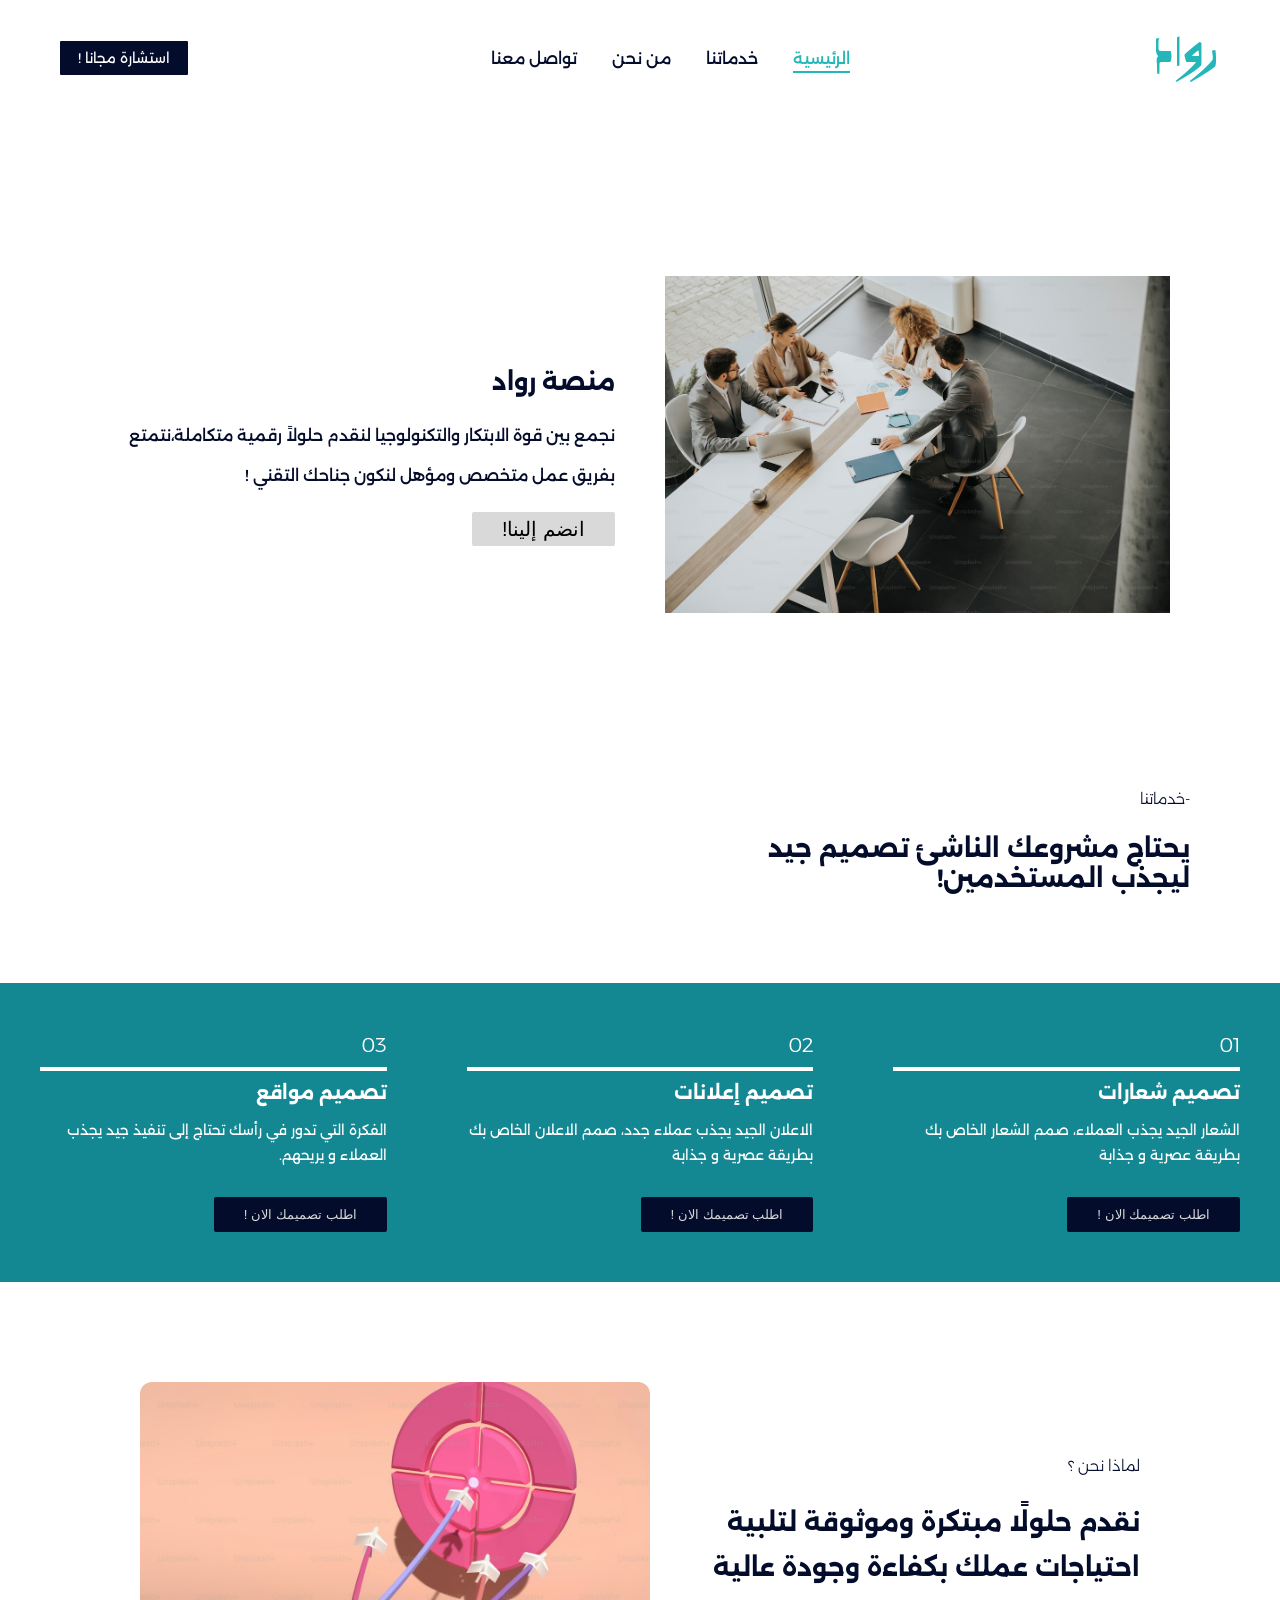
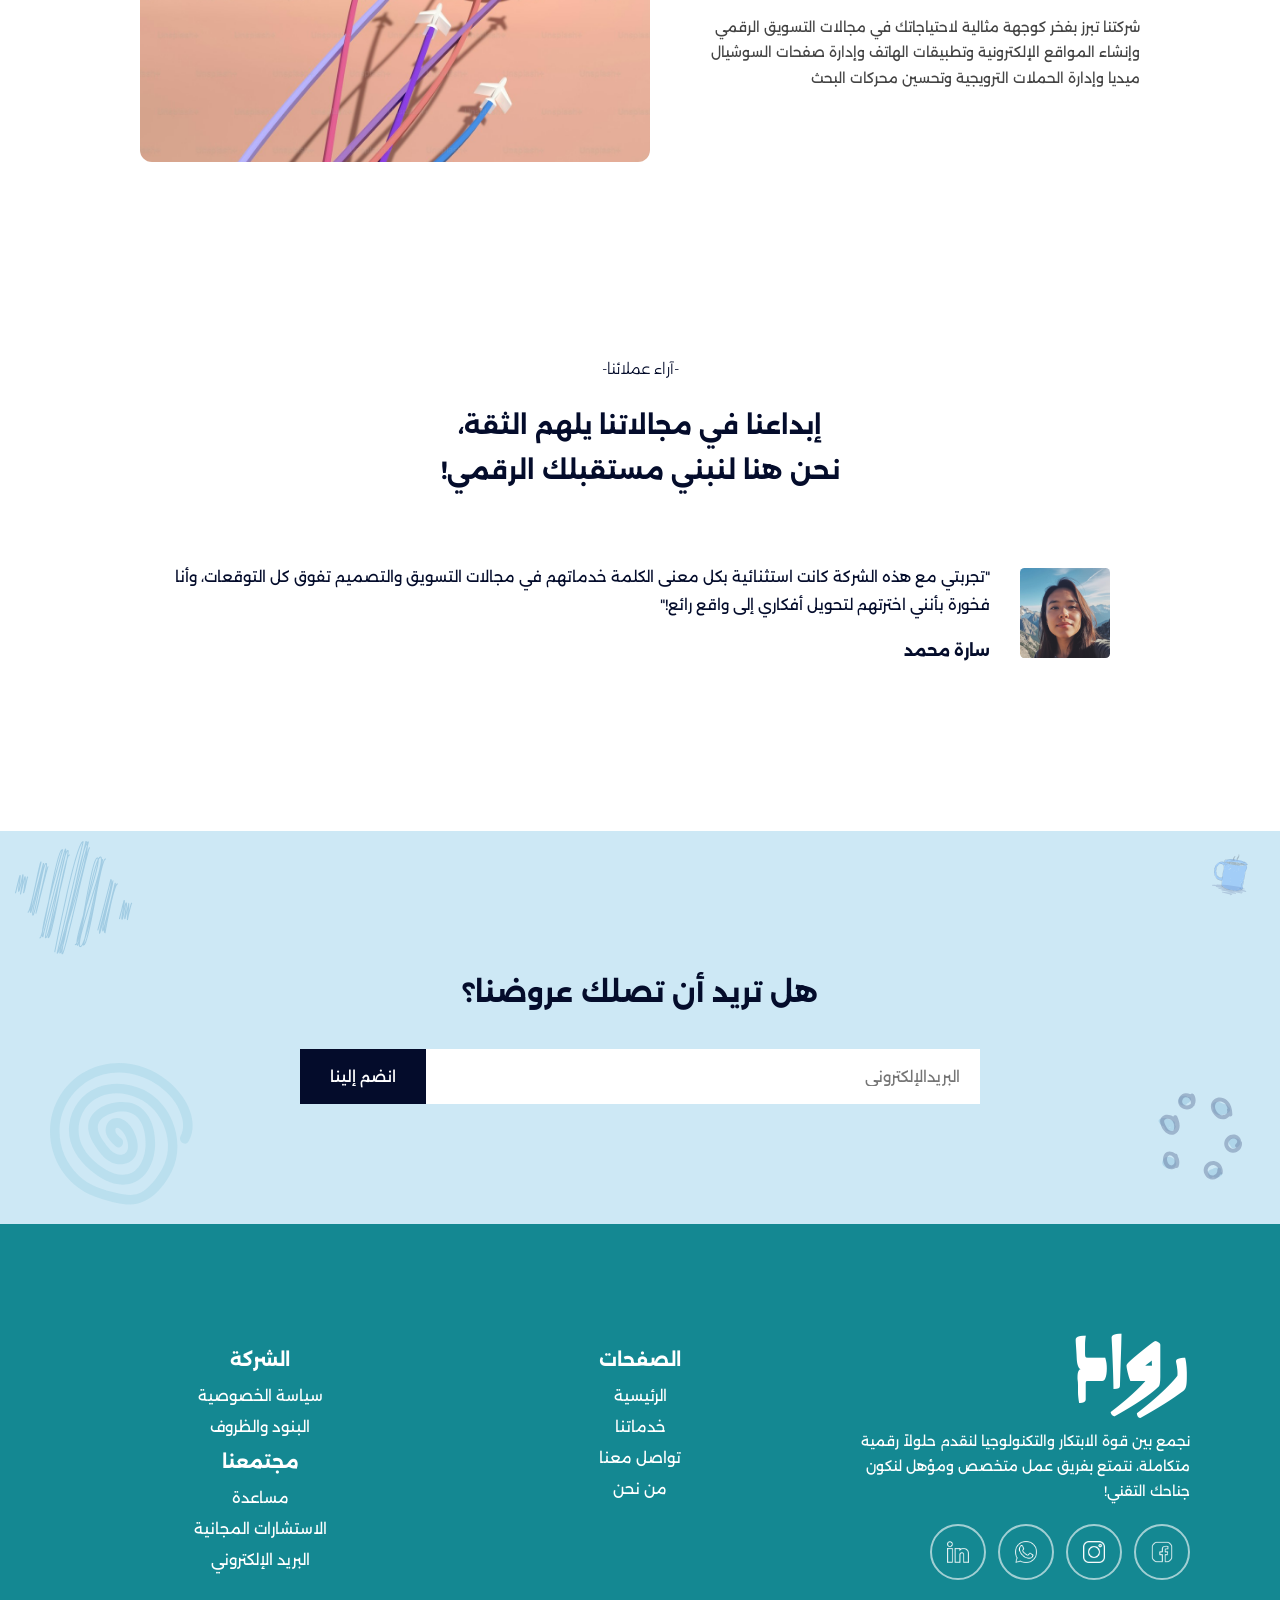
<file: index.html>
<!doctype html>
<html lang="ar" dir="rtl">
  <head>
    <meta charset="UTF-8" />
    <meta name="viewport" content="width=device-width, initial-scale=1.0" />
    <link rel="stylesheet" href="css/style.css" />
    <link
      href="https://fonts.googleapis.com/css2?family=Alexandria:wght@300;400;500;600;700&family=Alkalami&display=swap"
      rel="stylesheet"
    />
    <title>Rwad Platform</title>
  </head>
  <body>
    <header class="navbar">
      <div class="logo">رواد</div>
      <div class="menu-toggle">☰</div>

      <nav class="nav-links">
        <a href="index.html" class="active">الرئيسية</a>
        <a href="services.html">خدماتنا</a>
        <a href="about.html">من نحن</a>
        <a href="contact.html">تواصل معنا</a>
      </nav>
      <a href="#" class="consult-btn">استشارة مجانا !</a>
    </header>

    <main class="container">
      <section class="hero">
        <div class="container hero-content">
          <div class="hero-image">
            <img src="images/index_1.jpg" alt="" />
          </div>
          <div class="hero-text">
            <h1>منصة رواد</h1>
            <p>
              نجمع بين قوة الابتكار والتكنولوجيا لنقدم حلولاً رقمية
              متكاملة،نتمتع بفريق عمل متخصص ومؤهل لنكون جناحك التقني !
            </p>
            <button class="btn">انضم إلينا!</button>
          </div>
        </div>
      </section>
      <section class="services">
        <div class="services-header">
          <h2>-خدماتنا</h2>
          <p>
            يحتاج مشروعك الناشئ تصميم جيد<br />
            ليجذب المستخدمين!
          </p>
        </div>
      </section>
    </main>
    <div class="services-box">
      <div class="service-item">
        <span>01</span>
        <h3>تصميم شعارات</h3>
        <p>
          الشعار الجيد يجذب العملاء، صمم الشعار الخاص بك بطريقة عصرية و جذابة
        </p>
        <button>اطلب تصميمك الان !</button>
      </div>
      <div class="service-item">
        <span>02</span>
        <h3>تصميم إعلانات</h3>
        <p>
          الاعلان الجيد يجذب عملاء جدد، صمم الاعلان الخاص بك بطريقة عصرية و
          جذابة
        </p>
        <button>اطلب تصميمك الان !</button>
      </div>
      <div class="service-item">
        <span>03</span>
        <h3>تصميم مواقع</h3>
        <p>
          الفكرة التي تدور في رأسك تحتاج إلى تنفيذ جيد يجذب العملاء و يريحهم.
        </p>
        <button>اطلب تصميمك الان !</button>
      </div>
    </div>
    <main class="container">
      <section class="why-us">
        <div class="why-us-image">
          <img src="images/index_3.jpg" alt="لماذا نحن" />
        </div>
        <div class="why-us-text">
          <h2>لماذا نحن ؟</h2>
          <p class="main">
            نقدم حلولًا مبتكرة وموثوقة لتلبية احتياجات عملك بكفاءة وجودة عالية
          </p>

          <p>
            شركتنا تبرز بفخر كوجهة مثالية لاحتياجاتك في مجالات التسويق الرقمي
            وإنشاء المواقع الإلكترونية وتطبيقات الهاتف وإدارة صفحات السوشيال
            ميديا وإدارة الحملات الترويجية وتحسين محركات البحث
          </p>
        </div>
      </section>
      <section class="testimonials">
        <div class="testimonials-header">
          <h2>-آراء عملائنا-</h2>
          <p>
            إبداعنا في مجالاتنا يلهم الثقة، <br />نحن هنا لنبني مستقبلك الرقمي!
          </p>
        </div>

        <div class="testimonial-card">
          <div class="testimonial-image">
            <img src="images/index_2.jpg" alt="سارة محمد" />
          </div>
          <div class="testimonial-text">
            <p>
              "تجربتي مع هذه الشركة كانت استثنائية بكل معنى الكلمة خدماتهم في
              مجالات التسويق والتصميم تفوق كل التوقعات، وأنا فخورة بأنني اخترتهم
              لتحويل أفكاري إلى واقع رائع!"
            </p>
            <h4>سارة محمد</h4>
          </div>
        </div>
      </section>
    </main>

    <section class="newsletter" style="position: relative; overflow: hidden">
      <div
        style="
          position: absolute;
          top: 10px;
          left: 15px;
          opacity: 0.6;
          pointer-events: none;
        "
      >
        <svg
          width="118"
          height="114"
          viewBox="0 0 118 114"
          fill="none"
          xmlns="http://www.w3.org/2000/svg"
        >
          <path
            d="M8.89571 52.1639C8.75831 52.2451 8.60286 52.2684 8.4538 52.2275C8.19246 52.1603 8.02521 51.9045 8.06867 51.6371C8.88662 46.7334 9.58335 41.454 9.74805 38.4796C8.83378 41.9654 7.22127 48.4024 6.06094 53.0812C5.99603 53.3533 5.72477 53.5216 5.45026 53.4662C5.31806 53.4392 5.20153 53.3619 5.12524 53.2506C5.04896 53.1393 5.01889 53.0027 5.04137 52.8697C5.77838 48.4973 6.48933 43.8422 6.95993 40.2398C5.15536 48.5068 4.50049 50.3242 3.95375 50.6674L3.94181 50.6745C3.79545 50.7609 3.62927 50.7866 3.47247 50.7463C2.79299 50.5715 2.74508 50.2653 3.78173 42.9356C3.95924 41.6742 4.16417 40.2274 4.33381 38.8982C3.47399 42.251 2.35915 46.8023 1.74483 49.309C1.21986 51.4486 0.891666 52.5572 0.760244 52.6348L0.495529 52.1868L0.000411322 52.024C0.0381595 51.8969 0.361206 50.5818 0.735038 49.0594C4.35427 34.2883 4.47972 34.2142 4.77542 34.0395C4.89191 33.9707 5.04261 33.9461 5.18041 33.9816C5.93592 34.1759 5.97647 34.8651 4.81664 43.0776C4.62474 44.4442 4.40975 45.9695 4.25057 47.2482C5.10509 44.0637 6.21386 38.827 6.72825 36.4035C7.1503 34.408 7.43582 33.3635 7.5848 33.2701C7.70604 33.2025 7.85321 33.172 7.991 33.2074C8.5517 33.3517 8.96509 33.458 7.79723 41.8888C9.42006 35.5102 9.53655 35.4414 9.71277 35.3372C9.83225 35.2667 9.97697 35.2456 10.11 35.2798C10.6517 35.4192 11.2647 35.5768 10.3745 42.9772C10.4156 42.7877 10.4556 42.6029 10.496 42.4259C11.8772 36.0611 11.9956 35.7977 12.3356 35.5888C12.455 35.5182 12.6224 35.4878 12.7572 35.525C13.0376 35.5971 13.2052 35.8809 13.1314 36.1582C13.1057 36.258 13.057 36.3392 12.9869 36.4048C12.7402 36.9898 12.0904 39.9889 11.5132 42.6469C9.86488 50.2373 9.42805 51.8373 8.91241 52.1581L8.90345 52.1634L8.89571 52.1639ZM112.717 79.1221C112.597 79.1927 112.455 79.212 112.322 79.1778C111.7 79.0177 111.624 78.9981 112.732 68.9462L110.443 77.846C110.371 78.1263 110.088 78.294 109.81 78.2201C108.955 78.0001 108.992 76.9383 110.08 70.098C110.413 68.0077 110.87 65.1388 110.978 63.4872C110.522 65.1305 109.977 68.1362 109.549 70.5008C108.462 76.498 108.054 78.3028 107.421 78.7049C107.263 78.8062 107.08 78.8377 106.905 78.7925C106.102 78.5859 106.077 77.7742 107.591 68.9257C107.794 67.7419 108.021 66.4148 108.224 65.1423C107.265 68.8926 106.003 73.8974 105.037 77.7725C105 77.9024 104.914 78.0128 104.797 78.0806C104.681 78.1484 104.542 78.1681 104.411 78.1358C104.28 78.1034 104.167 78.0214 104.095 77.907C104.023 77.7927 103.999 77.655 104.027 77.523C104.027 77.523 105.148 73.0241 106.293 68.5159C108.63 59.2892 108.651 59.2768 108.917 59.1198C109.028 59.0545 109.181 59.0281 109.314 59.0624C110.132 59.2726 110.16 60.098 108.619 69.104C108.323 70.834 107.974 72.882 107.723 74.5855C107.999 73.2255 108.283 71.6596 108.527 70.3189C109.597 64.4037 110.108 61.9463 110.844 61.4747C111.009 61.3651 111.205 61.3343 111.385 61.3807C112.369 61.6337 112.2 63.4015 111.109 70.2638C111.004 70.9307 110.888 71.6558 110.775 72.3791L113.377 62.2629C113.394 62.1965 113.424 62.1341 113.465 62.0793C113.505 62.0245 113.557 61.9783 113.616 61.9435C113.675 61.9087 113.74 61.886 113.808 61.8766C113.875 61.8672 113.944 61.8713 114.011 61.8888C114.365 61.98 114.302 64.208 113.821 68.5728C113.726 69.4348 113.622 70.4034 113.513 71.3861C113.577 71.0986 113.646 70.8123 113.712 70.523C115.635 62.2103 116.072 61.9402 116.364 61.7595C116.513 61.6713 116.67 61.6432 116.824 61.6853C117.104 61.7574 117.272 62.0411 117.198 62.3185C117.16 62.4658 117.061 62.5847 116.941 62.6476C116.322 63.6864 114.449 71.6394 112.966 78.7811C112.936 78.9201 112.851 79.0427 112.73 79.1181L112.721 79.1234L112.717 79.1221ZM18.364 74.559C18.1938 74.6596 17.9984 74.6904 17.8178 74.6439C16.9863 74.4301 16.5599 73.5174 18.6612 63.6929C19.1761 61.2772 19.788 58.6027 20.4538 55.7876C19.6844 58.7888 18.9634 61.5923 18.3457 63.9841C17.753 66.2887 17.2562 68.2101 16.9044 69.5583C16.304 71.8634 16.2991 71.8824 16.1079 71.9954L16.1019 71.9989C15.9825 72.0695 15.8407 72.0888 15.7077 72.0546C15.1185 71.903 14.8597 71.2741 15.1648 68.5714C14.5816 70.2578 14.0701 71.2813 13.6184 71.5603C13.3681 71.7163 13.1433 71.704 13.0007 71.6674C12.9344 71.6507 12.872 71.6211 12.8171 71.5801C12.7623 71.5392 12.7162 71.4878 12.6814 71.4289C12.6466 71.37 12.6238 71.3048 12.6144 71.237C12.605 71.1693 12.6091 71.1003 12.6266 71.0341C12.6545 70.9251 12.7171 70.8281 12.8051 70.7579C12.8931 70.6878 13.0016 70.6482 13.1141 70.6453C14.6414 69.336 18.4044 51.6029 20.9009 39.8283C24.0752 24.8567 24.9716 21.0269 25.6946 20.5796C25.8379 20.4949 25.9993 20.468 26.1544 20.5053C26.6723 20.6385 26.5782 21.0931 26.4226 21.8459C26.3297 22.2956 26.183 22.9545 25.9734 23.8682C25.5762 25.5897 24.9896 28.0478 24.3105 30.895C22.0804 40.2355 17.412 59.785 16.2923 67.7722C18.5956 58.8761 24.5344 35.707 27.9701 22.2895C27.9871 22.2233 28.017 22.1612 28.058 22.1066C28.0991 22.052 28.1504 22.006 28.2092 21.9713C28.268 21.9365 28.3331 21.9137 28.4007 21.9041C28.4683 21.8945 28.5372 21.8983 28.6033 21.9153C29.1165 22.0473 29.3531 22.3387 28.6221 25.9983C29.3301 23.807 29.9878 22.4513 30.6134 22.0575C30.9247 21.8614 31.2025 21.8746 31.3813 21.9181C32.0703 22.0953 32.4162 23.0353 31.1314 29.9314C32.1271 26.2766 32.4462 25.5481 32.6714 25.411C32.7784 25.3398 32.9493 25.3153 33.0824 25.3496C33.3627 25.4217 33.5304 25.7054 33.4565 25.9828C33.4321 26.0778 33.3803 26.1608 33.318 26.2258C32.557 27.8158 27.6302 47.8282 24.6746 59.8418C22.5765 68.3669 21.4405 72.6822 21.2664 72.7877C21.1375 72.8558 21.0022 72.8793 20.8692 72.8451C20.3513 72.7119 20.4417 72.2716 20.6083 71.4761C20.7061 71.0073 20.8619 70.3229 21.0801 69.376C21.4961 67.5908 22.1035 65.052 22.8118 62.111C25.6177 50.4236 31.3427 26.5789 30.9908 23.0917C30.5643 23.5975 29.6078 25.5046 27.9362 32.5849C26.6076 38.2134 25.209 45.3944 23.8531 52.3406C20.892 67.5368 19.5692 73.8026 18.3897 74.5478L18.3688 74.5602L18.364 74.559ZM24.6787 42.7782C24.6457 42.9065 24.6145 43.0378 24.5833 43.1691C21.9652 53.8308 18.1161 69.5154 18.1549 73.107C19.2351 70.5909 21.1318 60.843 22.8281 52.1403C23.4796 48.7896 24.097 45.6606 24.6787 42.7782ZM90.3088 92.1359C90.1893 92.2065 90.0476 92.2257 89.9145 92.1915C89.7292 92.1439 89.4635 92.0147 89.2653 91.6725C88.9718 91.1689 88.8987 90.1926 89.0063 88.7993C88.5097 90.2572 88.3323 90.3661 88.1919 90.4491C88.0747 90.5304 87.9038 90.5548 87.7565 90.5169C86.8775 90.2908 86.724 88.6125 89.2756 76.7812C85.8914 90.7566 85.3557 92.4552 84.9363 92.707C84.8193 92.7681 84.6554 92.8045 84.5206 92.7673C84.4334 92.7437 84.3517 92.7031 84.2803 92.6478C84.2089 92.5925 84.1491 92.5235 84.1045 92.445C83.484 91.3811 84.992 85.4492 88.8395 71.1396C90.8102 63.8221 92.8475 56.2557 94.2414 50.1171C95.4347 44.8667 95.8074 42.1079 95.8707 40.6601C94.859 44.6629 92.4101 54.322 89.969 63.8919C88.1049 71.1989 86.6101 77.0303 85.5227 81.2188C84.1229 86.6154 83.333 89.3682 83.153 89.4773C83.0335 89.5479 82.8918 89.5671 82.7558 89.5347C82.4784 89.4608 82.3107 89.1771 82.3816 88.9015C82.3926 88.8587 82.4084 88.8172 82.4306 88.7798C82.9753 87.2532 91.0988 55.2943 95.3469 38.4914C95.3812 38.3584 95.4592 38.2518 95.5889 38.1712C95.7084 38.1006 95.8501 38.0813 95.9832 38.1155C96.159 38.1607 96.4134 38.2844 96.601 38.6088C96.9204 39.1494 96.9685 40.3016 96.7971 41.9825C97.3282 40.1738 97.6278 39.5011 97.8471 39.3675L97.8501 39.3657C97.9696 39.2951 98.1357 39.2695 98.2718 39.3019C98.7628 39.4282 97.7814 44.6783 95.3278 55.0522C92.8471 65.544 88.9377 82.0541 88.2666 87.7656C90.3696 81.0267 95.9308 58.0847 99.6335 42.2409C99.6659 42.1048 99.7494 41.987 99.8719 41.9146C100 41.8388 100.134 41.82 100.272 41.8555C100.453 41.9019 100.604 42.0219 100.707 42.1952C100.878 42.4849 100.902 43.0789 100.786 44.042C101.165 43.3186 101.527 42.8266 101.866 42.61C102.209 42.3916 102.516 42.3996 102.711 42.4497C102.991 42.5218 103.159 42.8055 103.085 43.0829C103.015 43.3537 102.744 43.5221 102.47 43.4619C102.085 43.573 100.102 45.3124 95.2728 67.7536C92.7033 79.6841 90.5791 91.6659 90.5593 91.7824C90.5351 91.9256 90.4521 92.0512 90.3285 92.1283L90.3105 92.1389L90.3088 92.1359ZM91.7987 79.4489C91.6511 80.0721 91.5102 80.6792 91.3776 81.2733C90.5348 85.0231 90.1638 87.3619 90.0325 88.8176C90.4447 86.5552 91.0596 83.2584 91.7987 79.4489ZM82.6253 88.5842C82.5626 88.6213 82.5099 88.6685 82.4703 88.7242C82.5201 88.6585 82.5817 88.6059 82.6552 88.5666L82.6253 88.5842ZM33.7412 97.0249C33.4575 97.1926 33.2047 97.1808 33.0414 97.1362C32.9752 97.1192 32.9131 97.0894 32.8585 97.0483C32.8039 97.0073 32.7579 96.9559 32.7232 96.8971C32.6884 96.8383 32.6656 96.7732 32.656 96.7056C32.6464 96.638 32.6502 96.5692 32.6673 96.503C33.2813 94.1254 33.9138 91.6563 34.5592 89.1273C33.314 93.683 32.2283 96.3876 31.2424 97.0104C30.8982 97.2259 30.6002 97.2125 30.4054 97.1624C29.8067 97.0084 29.7103 96.4771 30.2823 93.4554C30.6309 91.6175 31.217 88.9744 32.0755 85.3805C33.6797 78.6704 36.0013 69.6143 38.4586 60.0308C40.3872 52.5125 42.5677 43.9951 44.5288 36.0748C46.338 27.2087 47.8804 20.3256 49.2352 15.7373C49.6798 13.5162 49.9901 11.709 50.1296 10.4378C46.83 21.4942 33.6808 74.3823 28.4034 95.8268C28.3709 95.9629 28.2857 96.0777 28.1662 96.1483C28.0527 96.2154 27.902 96.2399 27.769 96.2057C27.5884 96.1593 27.3305 96.0296 27.134 95.6903C27.0334 95.5201 26.8982 95.2776 26.8195 94.6874C26.2989 96.1797 25.8299 97.0773 25.4009 97.347C25.1386 97.51 24.9031 97.5001 24.751 97.461C24.6847 97.4443 24.6223 97.4147 24.5674 97.3737C24.5126 97.3328 24.4665 97.2814 24.4317 97.2225C24.3969 97.1636 24.3741 97.0984 24.3647 97.0306C24.3553 96.9629 24.3594 96.8939 24.3769 96.8277C24.438 96.5902 24.6526 96.4351 24.8877 96.4373C25.1916 96.1812 25.8115 94.9728 26.9913 90.3952C27.5285 85.8347 29.1466 77.1701 33.2823 60.3611C38.9652 31.3029 43.2542 10.5794 46.6709 8.42363C47.094 8.15756 47.4651 8.17197 47.7027 8.23307C47.8405 8.26851 47.9524 8.35555 48.0247 8.47801C48.0953 8.59748 48.1134 8.74397 48.0732 8.88055C48.0147 9.0884 42.0878 29.9657 36.7097 50.9942C35.8194 54.4659 35.0189 57.6669 34.2927 60.6184C34.2834 60.6642 34.2742 60.7099 34.2667 60.7587C31.5994 74.3992 29.5987 84.4826 28.0235 90.5872C27.8342 92.19 27.7824 93.2481 27.8003 93.9468C29.1468 88.485 33.6669 70.1917 38.2324 52.0368C49.2588 8.20017 49.7708 7.89364 50.1472 7.67128C50.2666 7.60069 50.4221 7.57734 50.5581 7.6098C51.1188 7.754 51.3832 8.33115 51.1254 10.6433C51.4937 9.95026 51.8502 9.48977 52.1944 9.27433C52.5475 9.0536 52.8532 9.06638 53.0528 9.1177C53.5375 9.24236 54.0031 9.36212 53.2242 14.2227C53.4019 13.9847 53.5732 13.8109 53.7447 13.7056C54.0572 13.5048 54.3535 13.5151 54.5358 13.5645C54.8161 13.6367 54.9838 13.9204 54.9099 14.1978C54.8415 14.4639 54.5762 14.6287 54.31 14.5805C54.0528 14.684 53.4782 15.362 52.4366 18.5845C52.155 20.0243 51.8171 21.6826 51.4121 23.6023C49.902 30.7242 47.6335 40.5588 44.6594 52.8413C44.3884 54.1901 44.1205 55.5371 43.852 56.8764C39.0407 80.9307 35.961 95.6328 33.7699 97.012L33.743 97.0279L33.7412 97.0249ZM40.6636 55.6333C40.2669 57.1853 39.8673 58.7391 39.4719 60.2864C35.3854 76.224 31.1682 92.6701 30.9487 95.9267C31.509 95.2451 32.7846 92.6096 35.0734 82.7751C36.8137 75.2995 38.7608 65.405 40.6666 55.6315L40.6636 55.6333ZM38.5341 77.6316C36.7989 84.536 35.3466 90.2416 34.4934 93.5785C35.1274 91.7734 36.0036 88.7211 37.2046 83.579C37.6341 81.7417 38.0772 79.7431 38.5341 77.6316ZM45.4894 36.555C44.3737 42.0255 43.2315 47.8944 42.1097 53.6546C39.5609 66.7456 37.471 77.2645 35.6936 84.6773C38.3172 74.3387 41.0914 63.1979 43.6158 52.7527C46.9277 36.2612 49.4431 24.3345 51.4579 18.2239C52.2733 14.0592 52.7042 11.2216 52.6157 10.2262C52.2536 10.5409 51.4933 11.7638 50.1978 16.2002C49.7117 18.6512 49.0499 21.6776 48.1921 25.3476C47.39 28.7913 46.4761 32.571 45.4906 36.5502L45.4894 36.555ZM46.7361 9.77529C44.3968 12.7451 41.2041 26.3898 38.093 41.5094C41.9672 26.7811 45.6352 13.6817 46.7361 9.77529ZM69.1965 104.328C68.8321 104.543 68.5169 104.528 68.3108 104.472C68.1797 104.439 68.0669 104.355 67.9963 104.239C67.9258 104.124 67.9031 103.985 67.933 103.853L68.0029 103.542C67.3636 104.738 66.7693 105.512 66.2291 105.859C65.8287 106.116 65.4361 106.195 65.0464 106.095C64.8041 106.032 64.4625 105.864 64.2085 105.413C63.894 104.854 63.7857 103.886 63.8548 102.564C63.4202 104.352 63.2497 104.67 63.0561 104.793C62.9384 104.866 62.774 104.895 62.6362 104.859C62.4033 104.799 62.073 104.636 61.8279 104.201C61.7126 103.999 61.6263 103.743 61.5641 103.434C61.3859 103.664 61.2127 103.835 61.0401 103.945C60.6797 104.174 60.3705 104.155 60.1679 104.105C60.1015 104.089 60.0391 104.059 59.9843 104.018C59.9295 103.977 59.8834 103.926 59.8486 103.867C59.8138 103.808 59.791 103.743 59.7816 103.675C59.7722 103.607 59.7763 103.538 59.7938 103.472C59.8104 103.406 59.8401 103.344 59.881 103.289C59.9219 103.234 59.9733 103.188 60.0322 103.153C60.0911 103.118 60.1564 103.095 60.2241 103.086C60.2919 103.077 60.3608 103.081 60.427 103.098C60.5687 103.079 60.8957 102.862 61.4583 101.57C61.6224 96.9237 64.0937 87.3844 67.9456 74.1803C68.6525 70.4866 69.3766 66.6176 70.1149 62.6635C75.0621 36.1998 78.5385 18.7045 81.6637 16.717C82.0862 16.4432 82.4579 16.4653 82.6955 16.5264C82.9141 16.5826 83.2171 16.734 83.4441 17.1318L83.4706 17.1766C83.881 16.4868 84.2697 16.0194 84.6378 15.7899C85.0417 15.5391 85.3819 15.5557 85.5987 15.6089C85.8648 15.6774 86.2402 15.8626 86.5177 16.3595C86.8269 16.9102 86.9602 17.7905 86.9444 18.9845L87.0647 18.4379C87.1261 18.1599 87.3986 17.9868 87.676 18.0404C87.9535 18.0941 88.1356 18.3613 88.0867 18.64C88.0768 18.6982 87.7959 20.2826 87.2999 22.9894C88.2221 19.9945 89.0584 18.1908 89.84 17.6927C90.1884 17.4708 90.4881 17.4871 90.6829 17.5372C90.9633 17.6093 91.1309 17.893 91.0571 18.1704C90.9862 18.446 90.7132 18.6113 90.4381 18.5482C90.1067 18.6352 88.864 19.8328 86.2129 31.3321C84.4377 39.0418 82.4326 49.5066 80.4953 59.6291C75.5537 85.4407 72.1023 102.494 69.255 104.297L69.2132 104.322L69.1965 104.328ZM81.8832 41.5383C80.1384 47.574 78.0124 54.54 75.6228 62.2944C69.9033 80.849 63.4227 101.88 65.1157 104.909C65.2045 105.067 65.2758 105.085 65.3043 105.092C65.3376 105.101 65.4468 105.129 65.6626 104.989C66.3665 104.537 67.5161 102.855 69.273 97.8554L81.8802 41.5401L81.8832 41.5383ZM70.298 98.0557L69.2299 102.829C70.9189 100.3 73.1105 91.1878 75.387 80.1799C73.4998 87.8228 71.8013 93.7868 70.298 98.0557ZM62.4551 101.811C62.4412 102.456 62.4865 102.969 62.5905 103.343C62.8682 102.313 63.3198 100.281 63.8858 97.6173C63.3856 99.3555 62.9132 100.759 62.4533 101.808L62.4551 101.811ZM65.1397 88.084C64.4029 90.929 63.7808 93.5249 63.3201 95.7595C63.6943 94.3537 64.1042 92.681 64.5604 90.6909C64.7535 89.8515 64.9444 88.9811 65.1414 88.087L65.1397 88.084ZM71.7029 65.1262C70.0881 72.7049 68.5739 80.0791 67.2991 86.2964L67.1496 87.0254C69.1246 79.8585 71.797 71.1915 74.6324 61.989C80.6623 42.4249 87.4951 20.2508 85.6015 16.8686C85.4951 16.6816 85.3954 16.6357 85.3319 16.6168C85.3034 16.6095 85.2533 16.627 85.1816 16.6694C84.8315 16.8883 84.3711 17.4868 83.7772 18.7322C83.9704 23.8605 79.8226 38.1258 73.3476 59.6575C72.804 61.4655 72.2556 63.2926 71.7059 65.1244L71.7029 65.1262ZM80.4756 52.6051L74.1833 80.7138C75.5594 75.1861 77.1187 68.434 78.8857 60.1852C79.4289 57.6399 79.9619 55.1047 80.4756 52.6051ZM82.2392 17.5818L82.2183 17.5942C79.2466 19.487 74.9441 42.4791 71.147 62.7871C75.5094 42.4675 79.646 25.1825 82.7497 18.5414C82.7191 18.1485 82.645 17.8458 82.5327 17.6421C82.5115 17.6063 82.4727 17.5406 82.4317 17.5325C82.4127 17.5277 82.3557 17.513 82.2392 17.5818ZM82.5078 21.8556C81.1167 25.7279 79.2216 32.2391 76.6639 42.962C75.9842 45.8014 75.3038 48.7622 74.6211 51.7807C78.1801 39.8539 81.5596 28.0734 82.5078 21.8556ZM47.6708 113.262C47.5184 113.352 47.3415 113.38 47.18 113.339C47.0374 113.302 46.8393 113.206 46.6876 112.949C46.5588 112.731 46.3553 112.379 46.465 110.662C46.014 111.727 45.6816 112.133 45.3942 112.315C45.1379 112.474 44.9053 112.462 44.755 112.426C44.5982 112.386 44.465 112.283 44.3833 112.138C44.1434 111.712 44.3853 110.171 45.4432 106.205C43.5895 111.975 42.9885 112.342 42.6515 112.549C42.431 112.687 42.2127 112.679 42.0797 112.645C41.8041 112.574 41.637 112.298 41.7031 112.021L67.4015 1.6352C65.5022 3.76074 61.0913 14.3615 51.4322 57.6684C45.503 84.2569 40.4024 110.618 40.3525 110.881C40.3218 111.012 40.2416 111.127 40.1285 111.2C40.0154 111.273 39.8783 111.3 39.7459 111.275C39.6135 111.249 39.4962 111.173 39.4185 111.063C39.3408 110.953 39.3088 110.817 39.3292 110.684C39.3792 110.421 44.4805 84.0471 50.4163 57.4426C58.4119 21.5981 64.0697 2.40698 67.2373 0.402466C67.6765 0.122815 68.0447 0.138987 68.2823 0.200093C68.5579 0.270975 68.725 0.546992 68.6589 0.823807L43.6038 108.452C45.5482 103 49.5314 89.0494 57.6983 55.0702C58.3172 52.4963 58.9344 49.9194 59.5377 47.3669C62.7334 32.1449 65.5126 19.7439 67.8862 11.5194C69.4308 4.75594 70.3882 0.511235 70.4104 0.405474C70.4411 0.266456 70.5246 0.148616 70.647 0.0762633C70.7665 0.00567249 70.9124 -0.0201151 71.0473 0.0170915C71.5034 0.134415 71.875 0.442746 72.1501 0.928926L72.1643 0.952821C72.3033 0.806203 72.4415 0.692309 72.5771 0.60814C72.9751 0.360939 73.338 0.368153 73.5613 0.425592C73.6943 0.459812 73.811 0.548062 73.8815 0.667536C73.9521 0.787011 73.9684 0.930516 73.9342 1.06356C73.9153 1.1271 73.4936 2.69798 72.7636 5.41809C72.6934 7.61133 72.3435 10.4292 71.7556 13.7786C73.6064 6.76965 73.9584 6.55366 74.2553 6.3742C74.3772 6.29411 74.5541 6.26615 74.7061 6.30526C74.9865 6.37736 75.1541 6.66111 75.0803 6.93848C75.0424 7.08577 74.9446 7.19995 74.8264 7.26579C73.6722 9.10423 68.3839 31.6351 63.2665 53.4324C53.5434 94.8509 49.2283 112.318 47.6767 113.259L47.6708 113.262ZM48.3424 104.653C47.5928 108.868 47.4216 110.863 47.4672 111.779C49.6315 106.978 56.5941 77.317 62.2561 53.1953C62.7823 50.9623 63.3006 48.7501 63.8091 46.5758C60.6999 57.8179 57.0298 70.3342 53.1947 83.2463C52.1028 88.4569 51.0672 93.2515 50.1158 97.3838C49.4305 100.364 48.845 102.749 48.3412 104.658L48.3424 104.653ZM47.9653 101.028C46.7751 105.192 45.8793 108.498 45.506 110.294C45.9185 109.301 46.5084 107.51 47.3462 104.331C47.52 103.35 47.7262 102.253 47.9653 101.028ZM52.342 81.1551C51.2943 85.2677 50.3628 88.8402 49.5345 91.9327C49.973 90.4447 50.4448 88.8563 50.949 87.1521C51.3739 85.2932 51.836 83.2996 52.342 81.1551ZM70.9664 12.1495C68.2069 22.5241 63.9066 38.85 59.7653 55.2472C58.6414 59.6932 57.5324 64.143 56.4383 68.5964C62.2412 48.7917 68.7434 25.6282 70.9682 12.1525L70.9664 12.1495ZM60.4899 47.86C60.3713 48.4298 60.2526 48.9996 60.1309 49.5711C64.8922 30.8815 69.6174 13.14 71.7483 5.17977C71.766 4.62968 71.758 4.07906 71.7244 3.52972C70.8872 5.29771 69.9426 8.08419 68.9298 11.608C66.8949 20.5149 63.8173 33.8497 60.4882 47.857L60.4899 47.86ZM72.5553 2.07166C72.56 2.09311 72.5628 2.11158 72.5674 2.13303C72.5784 2.09026 72.5882 2.05225 72.601 2.01247C72.5853 2.03378 72.5727 2.05334 72.5553 2.07166ZM71.2417 1.43745C71.1577 1.81351 71.0436 2.31609 70.9037 2.9387C71.0902 2.55857 71.2716 2.21767 71.4515 1.922C71.392 1.73953 71.3217 1.57959 71.2435 1.44043L71.2417 1.43745Z"
            fill="#1974AB"
            fill-opacity="0.4"
          />
        </svg>
      </div>
      <div
        style="
          position: absolute;
          top: 15px;
          right: 20px;
          opacity: 0.55;
          pointer-events: none;
        "
      >
        <svg
          width="57"
          height="57"
          viewBox="0 0 57 57"
          fill="none"
          xmlns="http://www.w3.org/2000/svg"
        >
          <path
            d="M9.47085 38.8007C10.8094 38.8196 12.147 38.8625 13.4832 38.9262C13.4291 38.6772 13.5485 38.3815 13.8462 38.3839C13.8856 38.3838 13.9255 38.3855 13.9649 38.3854L13.969 38.386C20.6993 38.4471 27.4153 39.1332 34.0128 40.4702C35.9092 40.8543 37.7943 41.2929 39.6672 41.7808C39.902 41.8418 40.0138 42.039 40.02 42.2317C40.4196 42.3277 40.8198 42.4255 41.2189 42.5248C41.7641 42.6614 41.645 43.534 41.0913 43.3987C40.1825 43.1772 39.2714 42.9663 38.3589 42.7644C38.8337 42.8907 39.3081 43.0186 39.7813 43.1496C40.1876 43.2625 40.2334 43.7749 39.9733 43.9622C40.8641 44.1861 41.7531 44.4164 42.6402 44.6539C42.8521 44.7108 42.965 44.878 42.989 45.0523C43.4096 45.2678 43.3086 45.9765 42.7663 45.8889C39.5367 45.3636 36.306 44.8391 33.0764 44.3138L34.2986 44.5727L39.56 45.6852C40.1123 45.8019 39.9934 46.6678 39.4324 46.5591C38.0974 46.3019 36.7609 46.0528 35.423 45.812C36.5278 46.0721 37.6311 46.3379 38.7331 46.6119C39.2753 46.7463 39.1694 47.6033 38.6055 47.4858C35.3266 46.8043 32.0302 46.2082 28.7214 45.6973C30.0909 46.0723 31.4518 46.477 32.8042 46.9115C33.3112 47.0743 33.0227 47.7773 32.5624 47.7528C30.3863 47.6384 28.212 47.4825 26.042 47.2861C26.9806 47.5153 27.9191 47.7453 28.8569 47.9744C29.3468 48.0945 29.3438 48.7396 28.848 48.8497L27.5361 49.1412C27.1147 49.2345 26.9532 48.7521 27.1407 48.4605C24.5303 47.8222 21.9207 47.1849 19.3104 46.5466C18.768 46.4138 18.8637 45.5981 19.438 45.6727C22.5489 46.0768 25.6699 46.3945 28.798 46.6295C25.5117 45.7175 22.1787 44.9829 18.8119 44.4275C18.2494 44.3345 18.3752 43.4963 18.9395 43.5536C19.7901 43.6402 20.6397 43.7333 21.4895 43.8314C21.2487 43.7887 21.0081 43.7452 20.7673 43.7025C19.0767 43.4054 17.3836 43.1255 15.6883 42.8603C15.126 42.7723 15.2514 41.919 15.816 41.9864C17.4751 42.1835 19.1322 42.3945 20.7878 42.6162C19.0675 42.2528 17.3482 41.8887 15.628 41.5252C15.5557 41.5096 15.4951 41.4832 15.4448 41.4491C14.6973 41.3274 13.9489 41.2063 13.2014 41.0846C12.7319 41.0085 12.6961 40.2045 13.2104 40.2093C13.2496 40.21 13.2897 40.2108 13.3291 40.2107C13.3684 40.2106 13.3299 40.2108 13.3307 40.2109C13.4594 40.2122 13.5881 40.2142 13.7167 40.2162C12.261 40.0254 10.8037 39.8444 9.34474 39.6757C8.76346 39.6084 8.92253 38.7943 9.47237 38.8018L9.47085 38.8007Z"
            fill="#49578C"
            fill-opacity="0.4"
          />
          <path
            d="M11.4911 22.3797C11.7938 21.1613 12.2344 19.9957 12.832 18.8907C13.0054 18.5694 13.3713 18.586 13.5587 18.7825C13.6102 18.682 13.6625 18.5816 13.7132 18.481C13.7283 18.4523 13.7446 18.427 13.7622 18.4036C13.6936 18.2429 13.7168 18.0437 13.8977 17.8943C14.3051 17.5586 14.7299 17.2472 15.169 16.958C15.8033 16.4955 16.4914 16.1129 17.2223 15.8144C17.4752 15.7115 17.6777 15.8382 17.7659 16.0253C17.7758 15.9974 17.7888 15.9717 17.8041 15.9471C17.8822 15.8078 18.0294 15.7062 18.2327 15.7242C18.3121 15.7308 18.3908 15.7364 18.4703 15.743C19.2612 15.7103 20.0521 15.7471 20.8375 15.8559C21.1444 15.8983 21.2435 16.143 21.1881 16.3618C21.3965 16.4885 21.3857 16.7515 21.2497 16.9376C21.2526 16.9523 21.2529 16.9674 21.2549 16.9819C21.2621 16.9846 21.27 16.9875 21.2773 16.9894C21.2922 16.9505 21.3128 16.9125 21.3411 16.879C21.3573 16.8604 21.3725 16.8417 21.3887 16.8231C21.3889 16.8215 21.3875 16.8196 21.3869 16.8178C21.277 16.4242 21.5794 16.1477 21.9066 16.0054C22.2205 15.8687 22.4648 16.1104 22.4966 16.3745C22.7188 16.2462 22.9433 16.3142 23.0743 16.4606C23.0821 16.4584 23.0901 16.4554 23.098 16.4532C23.3238 16.3857 23.5732 16.5125 23.6739 16.7005C23.9129 16.6634 24.0979 16.8588 24.134 17.0817C24.2563 17.1038 24.3633 17.1738 24.434 17.2687C24.4989 17.243 24.563 17.2172 24.6285 17.1925C24.8631 17.1053 25.1338 17.2646 25.2234 17.4761C25.2464 17.4677 25.2686 17.4593 25.2908 17.4508C25.5854 17.3481 25.8271 17.5392 25.8779 17.776C26.1032 17.7067 26.3301 17.6436 26.5596 17.5858C26.8552 17.511 27.0108 17.7296 27.0244 17.9694C27.2871 18.0278 27.4393 18.2987 27.3362 18.5516C27.7854 18.4171 28.2412 18.3003 28.703 18.2053C29.0457 18.1348 29.3087 18.5642 29.1515 18.8494C29.6143 18.742 30.0856 18.6676 30.569 18.6369C30.9079 18.6153 31.0906 18.8898 31.0409 19.1555C31.5276 19.039 32.02 18.9409 32.5171 18.862C32.7777 18.8205 32.9522 19.0017 32.9909 19.2125C33.4966 19.0921 34.0053 18.9856 34.5172 18.892C34.7865 18.8426 35 19.0948 35.0144 19.3398C35.3736 19.2767 35.7354 19.2248 36.0994 19.1859C36.4567 19.1477 36.6201 19.4386 36.5629 19.7041C37.1039 19.6005 37.648 19.5092 38.1943 19.4324C38.5541 19.382 38.7323 19.7153 38.656 19.9913C38.8512 19.9621 39.0477 19.9355 39.2446 19.9115C40.3826 19.4461 41.5772 19.1335 42.7972 18.9819C43.1256 18.9411 43.3058 19.2144 43.2708 19.4772C43.5168 19.421 43.8048 19.5527 43.8263 19.8129C43.8744 19.8902 43.8938 19.9868 43.8644 20.1023C43.8319 20.2273 43.7978 20.3521 43.7636 20.4769C44.0199 20.4591 44.3003 20.7009 44.2634 20.9878C44.0934 22.3068 43.618 23.5493 42.8733 24.6412C42.6989 25.0444 42.4948 25.4383 42.2616 25.8195C42.2614 25.9133 42.2368 26.0068 42.1852 26.0847C42.0713 26.2572 41.9495 26.4203 41.8218 26.5783C41.8582 26.633 41.8812 26.6992 41.8828 26.7798C41.8905 27.1758 41.8641 27.5716 41.8037 27.963C41.8623 29.6143 41.6102 31.2546 41.0598 32.8161C41.1643 32.972 41.1779 33.2 41.0627 33.3641C40.9929 33.4636 40.921 33.5602 40.8483 33.6568C40.8439 33.698 40.8345 33.7393 40.8177 33.7804C40.6219 34.255 40.368 34.6868 40.0733 35.0875C40.1086 35.0927 40.1438 35.0978 40.1784 35.1079C40.6169 35.2297 40.752 35.6631 40.6364 36.0707C40.5462 36.3899 40.3329 36.687 40.1175 36.9578C40.1606 36.995 40.2022 37.0371 40.242 37.0856C40.3307 37.1949 40.3676 37.4012 40.2922 37.5275C40.1075 37.8346 39.9081 38.1278 39.6954 38.4091C39.7367 38.4645 39.7652 38.5331 39.7762 38.6126C39.8418 39.1036 39.6032 39.5393 39.2768 39.922C39.5479 39.9633 39.7928 40.2586 39.6363 40.5338C39.4751 40.8175 39.2879 41.0732 39.0833 41.3104C39.2759 41.2582 39.4692 41.2077 39.6643 41.1617C40.0268 41.0756 40.3273 41.6093 40.0641 41.8756C39.1288 42.8216 38.0123 43.5352 36.7551 43.9511C36.07 44.2219 35.3517 44.4109 34.6113 44.5104C34.5933 44.5128 34.5748 44.5135 34.5564 44.5133C34.4733 44.5891 34.3593 44.636 34.2178 44.6304C32.91 44.5784 31.6016 44.5255 30.2938 44.4735C30.144 44.4675 30.0407 44.3838 29.9825 44.2715C29.7242 44.3032 29.4649 44.3248 29.2045 44.3362C28.7806 44.3546 28.6088 43.8858 28.7969 43.6244C28.3862 43.7419 27.9647 43.8302 27.5352 43.8872C27.3132 43.9168 27.1656 43.8098 27.0985 43.661C26.7226 43.7644 26.3372 43.8404 25.9462 43.8863C25.4401 43.9463 25.2739 43.2438 25.7259 43.0386C25.9071 42.9562 26.0909 42.8784 26.2752 42.8031C25.9047 42.9148 25.5286 43.0081 25.1457 43.0844C24.9094 43.1312 24.7575 43.0077 24.7001 42.8385C24.5081 42.9151 24.3169 42.9919 24.1248 43.0685C23.6128 43.2725 23.3058 42.5478 23.7394 42.2796C23.5659 42.3321 23.3926 42.3838 23.218 42.4328C22.6681 42.5861 22.383 41.8839 22.8872 41.6134C22.9181 41.597 22.9488 41.5814 22.9797 41.565C22.6374 41.6782 22.2965 41.7942 21.9569 41.9179C21.7055 42.0051 21.4988 41.8728 21.4062 41.6868C21.0602 41.5793 20.9328 41.0358 21.3581 40.8584C21.4304 40.8279 21.5031 40.8 21.5752 40.7704C21.5042 40.7049 21.4537 40.6202 21.43 40.5265C21.2348 40.6135 21.0395 40.7005 20.8437 40.7858C20.5012 40.9351 20.262 40.664 20.2623 40.3811C20.1816 40.412 20.1016 40.4438 20.0201 40.4746C19.6153 40.6265 19.2401 40.1171 19.481 39.809C19.4678 39.8129 19.4538 39.8175 19.4405 39.8223C18.9961 39.9583 18.5552 39.343 19.0111 39.0588C19.0286 39.048 19.0469 39.0372 19.0644 39.0264C18.867 38.9624 18.6938 38.778 18.7163 38.5435C18.7908 37.7699 18.9502 37.022 19.1806 36.2929C19.1811 35.7856 19.2552 35.284 19.3958 34.8022C19.3563 34.7118 19.3471 34.6084 19.3759 34.5087C19.3196 34.5449 19.2492 34.5681 19.1585 34.5699C19.0165 34.5735 18.8772 34.5699 18.7395 34.5607C18.7325 34.563 18.727 34.5664 18.7199 34.5687C18.5829 34.6182 18.3877 34.6022 18.2678 34.5001C18.0469 34.4587 17.8277 34.4007 17.6066 34.3207C17.5422 34.297 17.4901 34.2643 17.4505 34.2259C17.2467 34.1936 17.0414 34.1661 16.8348 34.1418C16.652 34.121 16.5424 34.017 16.496 33.8872C16.4281 33.894 16.353 33.8864 16.2718 33.8578C15.684 33.6499 15.1265 33.3649 14.6138 33.0103C14.333 32.9726 14.0709 32.8063 13.8562 32.5907C13.5006 32.234 13.2094 31.7913 12.9198 31.3663C12.8409 31.2585 12.764 31.1493 12.6907 31.0373C12.5628 30.8411 12.6061 30.6365 12.7235 30.4979C12.705 30.4525 12.6874 30.4064 12.6699 30.3603C12.5281 30.1847 12.3892 30.0061 12.2521 29.827C12.179 29.731 12.1524 29.6325 12.159 29.5413C11.9478 29.5716 11.7157 29.4582 11.6583 29.1743C11.5157 28.4711 11.4363 27.7596 11.4189 27.047C11.2568 26.9589 11.1369 26.7655 11.1469 26.5761C11.2025 25.5133 11.3668 24.469 11.6288 23.4431C11.5148 23.3293 11.4503 23.1574 11.507 22.9639C11.5306 22.8828 11.5557 22.8028 11.5793 22.7216C11.4976 22.6327 11.4538 22.5141 11.4875 22.3809L11.4911 22.3797ZM35.5259 40.7188L36.0633 40.4959C36.0759 40.4383 36.0991 40.3823 36.139 40.3328C36.1544 40.3133 36.1715 40.294 36.1869 40.2745C36.1842 40.2758 36.1822 40.278 36.1802 40.2802C35.9655 40.4314 35.7467 40.5769 35.5267 40.719L35.5259 40.7188ZM38.2398 33.625C37.8679 33.867 37.4768 34.0854 37.0666 34.2741C37.0558 34.2793 37.0463 34.2812 37.0357 34.2847C36.9635 34.3319 36.8909 34.3766 36.8162 34.4176C36.8317 34.4433 36.8445 34.4703 36.8545 34.4994C36.9607 34.4605 37.0648 34.4698 37.1551 34.5106C37.4946 34.17 37.8682 33.8704 38.2668 33.6122C38.2579 33.6159 38.2488 33.6204 38.2399 33.6241L38.2398 33.625ZM36.3257 40.1097C36.4663 39.9495 36.6147 39.7962 36.7703 39.6505C36.6653 39.6988 36.5597 39.7454 36.4536 39.7902C36.423 39.8217 36.388 39.8492 36.3512 39.8715C36.3673 39.9509 36.362 40.033 36.3257 40.1097ZM40.1645 24.7346C40.1275 24.8104 40.0913 24.8863 40.0566 24.9633C40.0663 24.994 40.0724 25.0267 40.0734 25.0604C40.0738 25.0747 40.0726 25.0887 40.073 25.103C40.0777 25.0995 40.0824 25.096 40.0879 25.0926C40.1312 24.9625 40.1754 24.8316 40.2219 24.7028C40.2027 24.7134 40.1844 24.7241 40.1653 24.7347L40.1645 24.7346ZM39.801 32.3718C39.7875 32.3782 39.7732 32.3845 39.7591 32.3892C39.5115 32.6394 39.2488 32.8731 38.9739 33.0933C38.9627 33.147 38.9426 33.1985 38.914 33.2453C39.0878 33.1579 39.2653 33.0783 39.4462 33.0066C39.5833 32.8592 39.7145 32.7058 39.838 32.5481C39.8247 32.49 39.8124 32.4313 39.8026 32.3721L39.801 32.3718ZM39.3695 36.4784C39.4564 36.3647 39.5454 36.2488 39.6258 36.1282C39.3332 36.2571 38.9048 36.4215 38.8293 36.4623C38.7992 36.4789 38.7699 36.4964 38.7407 36.513C38.168 37.0172 37.547 37.474 36.9331 37.9169C36.919 37.9274 36.9043 37.9361 36.8898 37.9441C36.8988 37.9512 36.9067 37.9599 36.9148 37.9678C36.9872 37.9591 37.0588 37.9503 37.1312 37.9425C37.4297 37.7044 37.7458 37.4892 38.0767 37.2985C38.3672 37.1325 38.7324 36.9196 39.099 36.8115C39.1919 36.7028 39.2834 36.5923 39.3704 36.4777L39.3695 36.4784ZM35.1548 42.9789C35.5014 42.7315 35.8723 42.52 36.2617 42.3476C36.933 41.9768 37.6138 41.5688 38.161 41.0325C38.1214 41.046 38.0816 41.0603 38.0418 41.0746C37.4673 41.5399 36.844 41.9379 36.187 42.2806C36.0908 42.3311 35.9911 42.3316 35.9002 42.3007C35.4843 42.4995 35.0653 42.6912 34.6417 42.8688C34.4631 42.9792 34.2871 43.095 34.1155 43.2156C34.4668 43.1547 34.814 43.0765 35.1564 42.9791L35.1548 42.9789ZM35.4426 24.6294C35.6143 24.5481 35.8087 24.4727 36.0029 24.4274C36.0278 24.354 36.0733 24.2836 36.145 24.2229C36.2711 24.1157 36.4002 24.0115 36.5306 23.91C36.5212 23.9053 36.5119 23.9005 36.5034 23.8951C36.1481 24.0927 35.7902 24.2841 35.4311 24.4728C35.4312 24.5297 35.4188 24.5857 35.3911 24.6378C35.3866 24.6455 35.3821 24.6532 35.3785 24.661C35.4001 24.6508 35.421 24.6396 35.4424 24.6302L35.4426 24.6294ZM35.2601 23.2991C35.5676 23.1941 35.8755 23.0926 36.1846 22.9937C36.1436 22.9514 36.1105 22.9021 36.087 22.848C35.8155 22.9298 35.5414 23.0069 35.2661 23.0798C35.2841 23.1519 35.284 23.2272 35.2601 23.2991ZM33.8087 25.3997C33.8622 25.3372 33.9149 25.2745 33.9662 25.21C33.6104 25.3816 33.2543 25.5498 32.894 25.7123C33.1971 25.6034 33.5026 25.5007 33.8087 25.3997ZM28.1335 42.1929C28.0179 42.2045 27.9021 42.2177 27.7875 42.2345C27.6646 42.2902 27.542 42.3443 27.4172 42.3964C27.6541 42.3222 27.8925 42.2548 28.1335 42.1929ZM32.2221 24.3449C31.537 24.6349 30.8622 24.9488 30.1991 25.2861C30.021 25.3765 29.8441 25.4695 29.6688 25.5637C30.5466 25.2171 31.3992 24.8083 32.2221 24.3449ZM27.62 20.2776C27.5767 20.3107 27.5326 20.3428 27.4886 20.3748C27.8198 20.2246 28.1551 20.0835 28.494 19.9515C28.1994 20.0483 27.9079 20.1581 27.6201 20.2768L27.62 20.2776ZM28.0564 31.5131C28.0622 31.622 28.0681 31.7308 28.0748 31.8398C28.129 31.7577 28.1858 31.6772 28.2448 31.5984C28.1813 31.5749 28.1186 31.5456 28.0555 31.513L28.0564 31.5131ZM27.3878 35.5809C27.6504 35.5196 27.8321 35.7262 27.8658 35.9538C27.9066 35.9154 27.946 35.8751 27.9866 35.8375C27.9517 35.7269 27.9529 35.604 28.0003 35.497C27.841 35.4754 27.7173 35.3368 27.6715 35.1802C27.4755 35.33 27.286 35.4865 27.1056 35.6494C27.1994 35.6262 27.2926 35.6021 27.3869 35.5808L27.3878 35.5809ZM26.9461 32.8606C27.0436 32.7835 27.1426 32.7076 27.243 32.6335C27.2343 32.5326 27.2265 32.431 27.2186 32.3302C27.148 32.4011 27.0783 32.4713 27.007 32.5412C27.0161 32.6564 26.9815 32.7787 26.8892 32.8832C26.9079 32.8759 26.9266 32.8678 26.9461 32.8606ZM28.5141 23.7238C28.1614 23.8858 27.8131 24.0577 27.4746 24.2485C27.397 24.2925 27.321 24.3374 27.2448 24.3833C27.6768 24.1826 28.1 23.9623 28.5133 23.7237L28.5141 23.7238ZM26.9358 26.1609C26.8777 26.1742 26.819 26.1865 26.7611 26.199C26.6598 26.2847 26.5621 26.3742 26.4698 26.4679C26.6247 26.3641 26.7803 26.2621 26.9367 26.1602L26.9358 26.1609ZM25.0966 27.4772C25.0829 27.4618 25.0694 27.4456 25.0577 27.428C25.0314 27.4593 25.0042 27.4905 24.9771 27.5217C25.0168 27.5074 25.0567 27.4923 25.0973 27.4782L25.0966 27.4772ZM25.6994 23.7741C26.4364 23.2822 27.2023 22.8352 27.9931 22.4354C27.8655 22.3749 27.7754 22.252 27.7438 22.1185C27.656 22.1467 27.5681 22.1749 27.4804 22.2022C27.4555 22.2463 27.4226 22.2884 27.3804 22.325C26.7533 22.8638 26.0771 23.3378 25.3615 23.7432C25.3302 23.8139 25.2932 23.8839 25.2512 23.9531C25.4021 23.8948 25.5514 23.8354 25.7003 23.7734L25.6994 23.7741ZM24.9046 20.6514C25.6056 20.2598 26.3204 19.8827 27.0548 19.5613C26.4018 19.7841 25.7663 20.0538 25.1514 20.3659C25.0435 20.4397 24.9356 20.5136 24.8264 20.5847C24.8546 20.6039 24.8806 20.6261 24.9046 20.6514ZM22.9314 22.7703C22.9931 22.709 23.0535 22.6509 23.1119 22.5949C22.9613 22.6692 22.8042 22.7359 22.6454 22.7796C22.6144 22.8145 22.584 22.8502 22.5544 22.8869C22.6804 22.8492 22.8057 22.8114 22.9313 22.7712L22.9314 22.7703ZM22.1012 23.9946C22.0544 24.0053 22.0071 24.0143 21.9596 24.0241L21.9464 24.1143C21.9983 24.0742 22.0496 24.0331 22.1021 23.9947L22.1012 23.9946ZM21.5332 18.3387C21.5332 18.3387 21.5408 18.3323 21.5446 18.3295C21.5273 18.2985 21.5154 18.2658 21.5061 18.2318C21.476 18.3287 21.4144 18.4185 21.3331 18.482C21.353 18.495 21.3737 18.508 21.3944 18.5211C21.4207 18.4554 21.4658 18.3934 21.5332 18.3387ZM21.854 19.135C21.79 19.1432 21.7293 19.1343 21.672 19.1142C21.6349 19.3793 21.3593 19.6212 21.0586 19.4843C20.5505 19.2544 20.0844 18.9602 19.6602 18.5969C19.5866 18.5344 19.5368 18.4484 19.5191 18.3535C19.4359 18.292 19.353 18.2297 19.2698 18.1681C18.6361 18.1216 18.0024 18.0751 17.3688 18.0278C16.8252 18.2071 16.2752 18.3671 15.7195 18.5086C15.5389 19.1831 15.0891 19.7579 14.4725 20.0756C14.0755 20.621 13.6421 21.139 13.1752 21.626C13.1745 21.6309 13.1728 21.6365 13.1713 21.6413C13.2541 21.7103 13.3058 21.815 13.2969 21.951C13.4481 22.0217 13.5518 22.1716 13.5017 22.3887C13.2552 23.4462 13.0086 24.5036 12.7613 25.561C12.8279 25.6034 12.8828 25.6633 12.9162 25.7385C13.1346 25.7336 13.355 25.8587 13.3612 26.1141C13.3848 27.0821 13.4557 28.0469 13.5725 29.0068C13.6755 29.0185 13.7804 29.0681 13.8709 29.1709C14.0176 29.3372 14.1569 29.5098 14.2885 29.6882C14.6952 30.0281 15.0856 30.3874 15.455 30.7704C15.7023 31.0267 16.0539 31.3368 16.2434 31.6901C17.0515 31.6549 17.8601 31.6734 18.6644 31.7498C18.756 31.6353 18.8586 31.53 18.9707 31.4354C18.9904 31.419 19.0116 31.4044 19.034 31.3919C18.9022 31.2395 18.8601 31.0123 19.0201 30.8398C19.2297 30.6142 19.4471 30.3981 19.671 30.1896C19.7056 29.8782 19.7467 29.5677 19.7927 29.2588C19.6887 29.1682 19.6208 29.0369 19.6365 28.8835C19.8809 26.4936 20.4086 24.1468 21.1971 21.8782C20.9325 21.7751 20.7403 21.423 20.9811 21.1844C20.9899 21.1756 20.9996 21.167 21.0084 21.1582C20.9858 21.0494 20.9936 20.9325 21.0211 20.8134C20.9737 20.7077 20.965 20.5842 21.0171 20.4679C21.1494 20.1758 21.345 19.9314 21.5951 19.7552C21.5649 19.601 21.6043 19.4342 21.7499 19.3257C21.7969 19.2907 21.8461 19.2577 21.8938 19.2237C21.8778 19.1954 21.8637 19.1657 21.8531 19.1348L21.854 19.135Z"
            fill="#0D6EFD"
            fill-opacity="0.4"
          />
          <path
            d="M21.8249 14.5877C21.939 14.5465 22.0529 14.5062 22.1676 14.4661C22.187 14.3333 22.267 14.2093 22.4275 14.1423C23.4772 13.7028 24.578 13.4575 25.7008 13.4005C25.7104 13.3977 25.7208 13.395 25.7303 13.3931C25.8085 13.3735 25.8778 13.3752 25.9372 13.3923C26.2071 13.3848 26.4787 13.3885 26.7511 13.4032C26.8103 13.3532 26.8878 13.3218 26.9836 13.3191C28.2788 13.2832 29.575 13.3257 30.865 13.4464C30.9454 13.3836 31.0548 13.351 31.1906 13.3725C32.1464 13.5247 33.0967 13.702 34.0417 13.9044C34.4561 13.9851 34.87 14.0748 35.282 14.1718C35.363 14.1214 35.4596 14.1025 35.5536 14.1185C37.3628 14.4171 39.1289 14.9254 40.8141 15.632C41.0365 15.703 41.2581 15.7739 41.4801 15.8473C41.5783 15.8801 41.6462 15.9428 41.687 16.019C42.2897 16.3012 42.88 16.6092 43.4561 16.9422C43.7657 17.1214 43.7611 17.4623 43.5799 17.6485C43.7404 17.7247 43.9018 17.8002 44.0621 17.878C44.1364 17.914 44.1914 17.9614 44.2322 18.0151C44.6077 18.1955 44.4828 18.6838 44.1664 18.8092C44.1934 19.123 43.9209 19.4524 43.5786 19.2567C43.0192 18.9364 42.4599 18.6153 41.9005 18.295C41.8696 18.277 41.8423 18.258 41.8177 18.2368C41.5323 18.093 41.2497 17.9412 40.9718 17.78C40.9463 17.7654 40.9235 17.7495 40.9026 17.7323L34.6606 16.2655C33.676 16.1393 32.6892 16.0337 31.7007 15.9454C31.6556 15.9564 31.607 15.9619 31.5547 15.9593C29.6231 15.8563 27.6906 15.7533 25.7591 15.6495C25.6726 15.6453 25.6019 15.614 25.5458 15.5681C25.5282 15.5622 25.5108 15.5555 25.4952 15.5474C25.1702 15.6266 24.8445 15.703 24.5182 15.7764C23.9198 15.9352 23.3135 16.0618 22.6996 16.1547C22.2613 16.2205 22.1052 15.7246 22.3115 15.4466C22.2906 15.4293 22.2718 15.409 22.254 15.388C22.1846 15.4046 22.1143 15.4212 22.0449 15.4378C21.5557 15.5539 21.3604 14.7585 21.8246 14.5901L21.8249 14.5877ZM26.8479 14.283C26.6261 14.3335 26.4045 14.3832 26.1828 14.4337C26.2189 14.4507 26.2498 14.4737 26.2788 14.4988C26.3396 14.4382 26.4213 14.3949 26.5264 14.386C26.7791 14.3642 27.0324 14.3493 27.2853 14.3377C27.2214 14.3105 27.1661 14.2662 27.1257 14.2097C27.0911 14.2055 27.0573 14.2023 27.0226 14.1989C26.9726 14.2376 26.9145 14.2685 26.8479 14.283Z"
            fill="#0D6EFD"
            fill-opacity="0.4"
          />
          <path
            d="M22.0172 13.7701C23.624 13.3165 25.2872 13.1073 26.9554 13.0822C28.6387 13.0567 30.3199 13.206 31.9843 13.4474C33.6643 13.6911 35.3336 14.0194 36.9913 14.3813C38.649 14.7431 40.4089 15.2019 41.9997 15.9416C42.6661 16.2516 43.3905 16.5944 43.8796 17.1615C44.1108 17.4297 44.3282 17.8047 44.2989 18.1713C44.2697 18.538 43.9724 18.7332 43.6686 18.8471C43.2974 18.9863 42.8948 19.0656 42.5071 19.1463C42.0935 19.2324 41.6759 19.2995 41.2563 19.3521C40.4147 19.4561 39.5666 19.4963 38.7195 19.4949C37.0128 19.4909 35.3123 19.3188 33.6182 19.1316C31.9241 18.9445 30.1793 18.7324 28.4813 18.394C26.7963 18.0583 25.1284 17.5945 23.5548 16.8975C23.1608 16.7236 22.7739 16.5348 22.3951 16.3304C22.069 16.1555 21.7357 15.9729 21.4758 15.7055C21.2399 15.4634 20.9857 15.0537 21.1639 14.7113C21.2441 14.5573 21.3964 14.4665 21.5521 14.4038C21.7477 14.3252 21.9525 14.2647 22.154 14.2037C22.5721 14.0755 22.9965 13.9667 23.4252 13.8753C23.5816 13.842 23.6116 14.0892 23.4562 14.1218C23.0275 14.2132 22.6029 14.3228 22.1845 14.4535C21.9941 14.5127 21.7976 14.5686 21.6135 14.648C21.4294 14.7275 21.3209 14.8573 21.3713 15.0682C21.4542 15.4177 21.7772 15.6717 22.0642 15.8559C22.3934 16.0673 22.7497 16.2415 23.1007 16.4125C24.5892 17.1356 26.1768 17.6337 27.7903 17.9942C29.4168 18.3581 31.0704 18.5871 32.7243 18.7801C34.3782 18.973 35.9925 19.1561 37.6345 19.2242C39.2608 19.2909 40.9016 19.23 42.4992 18.8965C42.8689 18.819 43.2563 18.7458 43.6083 18.6063C43.7478 18.5513 43.8952 18.4766 43.9824 18.3495C44.0962 18.1836 44.0557 17.9792 43.9867 17.8042C43.7302 17.1522 43.0717 16.7655 42.4812 16.4574C40.9837 15.6752 39.3562 15.1863 37.7178 14.8014C36.1173 14.4261 34.4996 14.1061 32.8773 13.8399C31.2788 13.5771 29.6658 13.3851 28.0457 13.3394C26.4255 13.2936 24.832 13.3983 23.2607 13.7231C22.8747 13.8032 22.4911 13.8962 22.1112 14.0032C21.9584 14.0462 21.8639 13.8164 22.0185 13.7728L22.0172 13.7701Z"
            fill="#02071A"
            fill-opacity="0.4"
          />
          <path
            d="M44.2767 18.5817C44.3033 18.6057 44.3019 18.5519 44.2976 18.5931C44.2963 18.6022 44.2698 18.6284 44.2651 18.6378C44.2398 18.6852 44.2336 18.7445 44.2212 18.7955C44.196 18.9048 44.17 19.0141 44.1447 19.1242L43.9935 19.7812C43.8934 20.2195 43.7942 20.658 43.6967 21.0967C43.5007 21.974 43.3097 22.8521 43.121 23.7313C42.7454 25.4891 42.3835 27.2506 42.0306 29.0135C41.6777 30.7763 41.3345 32.5414 40.9936 34.3076C40.6528 36.0739 40.317 37.8401 39.9795 39.606L39.7258 40.9303C39.6413 41.3718 39.5737 41.7831 39.4713 42.2027C39.3037 42.8865 38.9728 43.5984 38.2792 43.8814C38.1306 43.9418 37.9717 43.9747 37.8114 43.9772C37.6511 43.9798 37.621 43.7334 37.7804 43.7307C38.5702 43.718 39.0134 42.9588 39.196 42.2822C39.3104 41.8602 39.3781 41.4255 39.4607 40.9971C39.5434 40.5688 39.6298 40.1142 39.7144 39.6728C40.0552 37.8897 40.3953 36.1058 40.7385 34.3231C41.0818 32.5405 41.4283 30.7583 41.7845 28.9784C42.1407 27.1984 42.5059 25.4206 42.8858 23.645C43.0757 22.7576 43.2696 21.8708 43.4668 20.9853C43.5652 20.5467 43.6636 20.1081 43.7644 19.6699C43.8161 19.4421 43.8686 19.2145 43.9218 18.9879C43.9622 18.8146 43.9767 18.5948 44.0907 18.4507C44.1757 18.3442 44.3188 18.2873 44.4313 18.3883C44.5498 18.4943 44.3957 18.6895 44.2765 18.5825L44.2767 18.5817ZM21.4821 15.1178C21.4141 16.8561 21.2151 18.5853 20.9884 20.3097C20.7606 22.0414 20.5115 23.77 20.2625 25.4977C20.0125 27.227 19.7617 28.9554 19.5256 30.6867C19.2896 32.4172 19.0692 34.15 18.8818 35.8859C18.7909 36.7266 18.6789 37.5735 18.6435 38.4182C18.6146 39.1147 18.7164 39.8966 19.2592 40.3936C19.3795 40.5041 19.5144 40.59 19.6652 40.6522C19.816 40.7144 19.7134 40.9414 19.565 40.8795C18.9516 40.625 18.5863 40.0132 18.4572 39.384C18.291 38.5727 18.4446 37.7042 18.5265 36.8915C18.704 35.1198 18.9187 33.3518 19.153 31.5868C19.3874 29.8217 19.6383 28.0749 19.8919 26.3211C20.1469 24.5582 20.4027 22.7954 20.6412 21.0301C20.8798 19.2648 21.1039 17.5125 21.2043 15.7412C21.2172 15.5212 21.2276 15.3009 21.2356 15.0802C21.2422 14.9204 21.4879 14.9579 21.4815 15.1161L21.4821 15.1178Z"
            fill="#02071A"
            fill-opacity="0.4"
          />
          <path
            d="M37.7538 44.1094L38.1049 43.8442L38.2258 44.0595C36.9255 44.4264 35.5871 44.6361 34.2361 44.6791C32.828 44.7238 31.4097 44.6431 30.0056 44.546C28.6014 44.449 27.165 44.2861 25.775 43.9659C24.5527 43.6844 23.3551 43.2792 22.2383 42.705C21.166 42.1532 20.1721 41.4479 19.3368 40.5749C19.233 40.4659 19.132 40.3549 19.033 40.2416C18.9275 40.1208 19.1274 39.9733 19.2321 40.0932C20.0106 40.9889 20.9641 41.7235 22.0006 42.2977C23.037 42.8719 24.2166 43.3196 25.396 43.62C26.7441 43.9634 28.1271 44.1478 29.5123 44.2605C30.2031 44.317 30.8958 44.3554 31.5879 44.3861C32.28 44.4169 32.9817 44.4457 33.6788 44.442C35.0146 44.4336 36.343 44.2818 37.64 43.9597C37.8042 43.9192 37.968 43.8753 38.1314 43.8288C38.2606 43.7924 38.372 43.9527 38.2523 44.0441L37.9013 44.3093C37.7733 44.4062 37.6249 44.207 37.7529 44.1101L37.7538 44.1094ZM19.6852 30.8858C19.0095 31.4075 18.1621 31.6714 17.311 31.6518C16.4598 31.6321 15.5956 31.289 14.9339 30.7352C14.2721 30.1814 13.8063 29.3691 13.5097 28.5337C13.213 27.6983 13.0175 26.773 12.9448 25.8657C12.8013 24.0907 13.0793 22.2332 13.8365 20.6148C14.4768 19.2456 15.5828 17.9277 17.1423 17.643C18.5394 17.3874 20.0699 18.0471 20.857 19.2271C20.9564 19.3766 21.0441 19.5335 21.1192 19.6966C21.1867 19.8421 20.9555 19.9347 20.8888 19.7894C20.3223 18.5604 18.9471 17.7776 17.605 17.8404C16.111 17.911 14.9654 19.0365 14.2825 20.2839C13.4774 21.7546 13.1287 23.4946 13.1589 25.1627C13.1744 26.0366 13.2952 26.9124 13.5262 27.7558C13.7572 28.5992 14.0625 29.3923 14.6048 30.0534C15.147 30.7145 15.8708 31.1534 16.6768 31.3272C17.4829 31.501 18.3092 31.3865 19.03 31.0145C19.2094 30.9218 19.3778 30.8116 19.5375 30.6875C19.6639 30.5896 19.8124 30.7888 19.6859 30.8867L19.6852 30.8858Z"
            fill="#02071A"
            fill-opacity="0.4"
          />
          <path
            d="M21.3945 16.4087C19.5294 15.6616 17.3777 15.6722 15.5832 16.6141C14.7933 17.0288 14.0898 17.6151 13.5535 18.3288C12.928 19.161 12.5394 20.1592 12.2127 21.1405C11.568 23.0784 11.2666 25.1535 11.4756 27.191C11.5796 28.21 11.805 29.2293 12.1972 30.1783C12.5369 30.9998 13.0354 31.7433 13.6781 32.3588C14.891 33.5189 16.5444 34.2309 18.2283 34.2474C18.4398 34.2498 18.6523 34.239 18.8628 34.2195C19.0224 34.2043 19.0533 34.4516 18.8938 34.466C17.1468 34.6295 15.3719 34.0555 14.0017 32.9695C13.3136 32.4236 12.7315 31.7483 12.3054 30.9794C11.7986 30.0639 11.5066 29.0249 11.3335 27.9974C10.9828 25.9158 11.1907 23.7643 11.769 21.7421C12.0636 20.711 12.4308 19.6644 12.9827 18.7403C13.4704 17.9227 14.1387 17.2275 14.9365 16.7081C16.6548 15.5884 18.8029 15.3612 20.7582 15.9273C21.0077 16 21.2535 16.0848 21.4947 16.1814C21.6435 16.2408 21.5433 16.4681 21.3945 16.4087ZM34.0726 15.3131C33.5891 14.5074 33.4996 13.5264 33.7294 12.6239C33.8486 12.1574 34.0455 11.7206 34.3117 11.3199C34.6228 10.8521 35.0049 10.4374 35.3145 9.96849C35.647 9.4636 35.8905 8.85698 35.7696 8.2457C35.746 8.12588 35.9276 8.05193 35.9928 8.15606C36.4717 8.92429 36.4076 9.88532 36.1011 10.7055C35.7382 11.6764 35.0718 12.4901 34.6425 13.4288C34.3989 13.9617 34.2296 14.5364 34.2679 15.1281C34.2782 15.287 34.0316 15.3188 34.0214 15.1591C33.9526 14.1226 34.4466 13.1824 34.9642 12.3211C35.4818 11.4598 36.001 10.6624 36.0851 9.68583C36.1261 9.20956 36.0492 8.71605 35.7934 8.30611L36.0166 8.21647C36.2375 9.33551 35.4188 10.2575 34.7933 11.0779C34.4909 11.4742 34.232 11.8885 34.0667 12.3609C33.9155 12.7943 33.8399 13.2605 33.8574 13.7193C33.8779 14.2272 34.0088 14.7294 34.2714 15.1672C34.3529 15.303 34.1543 15.4531 34.0722 15.3156L34.0726 15.3131ZM31.1164 14.945C30.9582 14.268 30.8068 13.5677 30.8837 12.8689C30.9206 12.5302 31.0192 12.1938 31.1913 11.8982C31.3634 11.6027 31.5931 11.3541 31.7907 11.079C32.0072 10.7774 32.1782 10.4147 32.0945 10.0366L32.3314 10.0712C32.1814 10.416 31.863 10.6182 31.5685 10.8288C31.2544 11.0534 30.9757 11.3217 30.7514 11.6364C30.3279 12.2318 30.1411 12.989 30.3709 13.6974C30.491 14.0675 30.7105 14.3934 31.0272 14.6213C31.1567 14.7148 31.0019 14.909 30.8724 14.8156C30.2693 14.3817 29.984 13.6233 30.0266 12.8961C30.0741 12.0892 30.5456 11.3602 31.1451 10.844C31.463 10.5706 31.9288 10.3741 32.104 9.97099C32.156 9.85048 32.3158 9.8914 32.341 10.0056C32.4936 10.6977 31.9605 11.2461 31.5841 11.7538C31.3756 12.0348 31.2278 12.3415 31.1615 12.6868C31.0952 13.0321 31.1007 13.3837 31.1396 13.731C31.1843 14.1302 31.2709 14.523 31.3622 14.9131C31.3988 15.0691 31.1517 15.0984 31.1157 14.9441L31.1164 14.945ZM39.194 35.9815C39.2171 35.9321 39.2081 35.8964 39.1713 35.8559L39.3939 35.7997C39.1962 36.9354 38.9701 38.0654 38.7163 39.1896C38.5926 39.7384 38.4616 40.2853 38.3241 40.8312C38.2003 41.3238 38.0864 41.8456 37.7771 42.2609C37.4898 42.6459 36.9838 42.9228 36.4976 42.789C36.3454 42.7476 36.3798 42.5006 36.5335 42.5431C36.9474 42.6563 37.3535 42.4209 37.5934 42.0909C37.8827 41.6927 37.9814 41.183 38.0983 40.7153C38.3596 39.6709 38.5977 38.6197 38.8097 37.5639C38.9306 36.9653 39.0425 36.3654 39.148 35.7637C39.1676 35.6519 39.3001 35.6277 39.3705 35.7075C39.4625 35.8114 39.4789 35.9569 39.4214 36.0816C39.3541 36.2267 39.1258 36.1272 39.194 35.9815ZM24.1678 18.7462C23.9099 18.6089 23.6528 18.4717 23.3947 18.3352L23.0086 18.1298C22.9442 18.0952 22.8807 18.06 22.8152 18.027C22.77 18.0037 22.7455 17.9766 22.7227 18.0294C22.6747 18.1404 22.6766 18.2881 22.6592 18.407L22.5956 18.8423C22.5532 19.1325 22.51 19.4225 22.4668 19.7126C22.4437 19.8709 22.1978 19.8349 22.2209 19.6767C22.2703 19.3381 22.3206 18.9997 22.3709 18.6612L22.4397 18.1899C22.458 18.0644 22.4697 17.9213 22.5625 17.8252C22.6681 17.715 22.8089 17.7431 22.9309 17.8078C23.0763 17.8843 23.2206 17.9623 23.3659 18.0396L24.2679 18.5197C24.4077 18.5945 24.3098 18.823 24.1677 18.747L24.1678 18.7462Z"
            fill="#02071A"
            fill-opacity="0.4"
          />
          <path
            d="M42.2612 17.1412C40.0938 16.0619 37.7395 15.4417 35.3623 15.0301C34.1644 14.8225 32.958 14.6664 31.7511 14.5261C30.5441 14.3859 29.3552 14.2424 28.1529 14.1505C26.8015 14.0477 25.4364 14.0384 24.1002 14.2962C23.9425 14.3268 23.9133 14.0797 24.0692 14.0497C25.2667 13.8186 26.4917 13.8015 27.7054 13.8725C28.9191 13.9434 30.1464 14.0933 31.3621 14.2315C33.7819 14.5062 36.2089 14.8289 38.56 15.482C39.8667 15.8453 41.1454 16.3084 42.3598 16.9136C42.5026 16.9847 42.4031 17.213 42.2596 17.1409L42.2612 17.1412ZM22.3192 15.9878C23.6699 15.7171 25.0507 15.6709 26.4238 15.688C27.7969 15.7052 29.2521 15.7796 30.6615 15.9042C32.0708 16.0288 33.4972 16.2087 34.9042 16.441C36.3113 16.6733 37.7091 16.9569 39.0949 17.2941C40.3862 17.6083 41.6957 17.9461 42.8724 18.5801C43.0184 18.6584 43.1611 18.742 43.3024 18.8296C43.4436 18.9172 43.2819 19.1071 43.1476 19.0239C42.0214 18.3302 40.7352 17.959 39.4622 17.64C38.0923 17.2968 36.71 17.0044 35.3193 16.7637C33.9286 16.5229 32.5417 16.3362 31.1434 16.199C29.7451 16.0618 28.3416 15.9773 26.9372 15.9447C25.5329 15.9121 24.1962 15.9262 22.8438 16.1456C22.6791 16.1727 22.5148 16.2023 22.3509 16.2353C22.187 16.2683 22.1639 16.0196 22.3199 15.9888L22.3192 15.9878Z"
            fill="#02071A"
            fill-opacity="0.4"
          />
          <path
            d="M23.1466 16.0609C23.3839 16.0065 23.6296 16.0003 23.8694 16.0426C23.9976 16.0647 24.0042 16.2255 23.8981 16.2812C23.7645 16.3509 23.6107 16.3714 23.4635 16.3391C23.336 16.3122 23.3175 16.0951 23.466 16.0925C23.9307 16.0867 24.3947 16.08 24.8594 16.0741C25.0155 16.0718 25.053 16.3025 24.8904 16.3206C24.5405 16.36 24.1908 16.3985 23.8401 16.4377L23.8426 16.1911C23.9277 16.1934 24.0128 16.1958 24.0985 16.1991L24.0626 16.4451C23.8391 16.4158 23.6157 16.3865 23.3915 16.3563C23.2511 16.3374 23.2563 16.1297 23.394 16.1096C23.7276 16.0612 24.0668 16.0664 24.3981 16.1257C24.5564 16.1538 24.5215 16.3873 24.3622 16.3716C24.0938 16.3458 23.8256 16.3192 23.5564 16.2933C23.3971 16.2775 23.4336 16.0334 23.5924 16.0473C23.8321 16.0681 24.072 16.0881 24.3126 16.109C24.4524 16.121 24.4485 16.3423 24.3101 16.3556C23.9443 16.3893 23.576 16.3715 23.2156 16.2996L23.2515 16.0537L24.797 16.41C24.9274 16.4399 24.941 16.6395 24.7945 16.6566C24.5048 16.6905 24.2146 16.6715 23.9322 16.5985C23.7806 16.5588 23.8087 16.3201 23.9681 16.3526L25.0289 16.5703C25.1842 16.6022 25.1513 16.8444 24.993 16.8162C24.5996 16.747 24.2062 16.677 23.8119 16.6077L23.88 16.3707C24.4341 16.6132 25.0034 16.8194 25.5859 16.9815C25.7364 17.0236 25.7067 17.2671 25.55 17.2275C25.1995 17.1394 24.8497 17.0523 24.4992 16.9643L24.5351 16.7184C25.3855 16.9439 26.2366 17.1703 27.087 17.3958C27.2384 17.4364 27.208 17.6789 27.051 17.6418C26.4326 17.4962 25.815 17.3507 25.1967 17.2043C25.043 17.1676 25.0717 16.9424 25.2326 16.9584C26.3498 17.0713 27.451 17.305 28.5192 17.6502C28.6511 17.6929 28.5874 17.9231 28.4511 17.8873L26.3434 17.3333C26.1926 17.2937 26.2176 17.0595 26.3793 17.0873C27.3936 17.2623 28.4073 17.4363 29.4216 17.6112L29.3857 17.8571C27.9559 17.5688 26.5262 17.2796 25.0964 16.9912C24.9671 16.9648 24.9511 16.7481 25.0989 16.7446C26.3437 16.7185 27.589 16.7326 28.8329 16.7867L28.797 17.0327C27.3892 16.8455 25.9823 16.6584 24.5744 16.4721C24.4389 16.454 24.4344 16.2323 24.5769 16.2255C25.964 16.1623 27.3539 16.2051 28.7345 16.3537L28.6986 16.5997C27.8145 16.5015 26.9312 16.4043 26.0471 16.3062C25.9111 16.2914 25.9077 16.0623 26.0496 16.0596C27.1611 16.0394 28.2729 16.0745 29.3814 16.1669C29.5187 16.1786 29.5195 16.414 29.3789 16.4135C28.2248 16.4041 27.0743 16.3189 25.9321 16.1538C25.773 16.1305 25.8095 15.8922 25.968 15.9078C27.4081 16.0512 28.849 16.1946 30.2892 16.3372L31.5239 16.4597C31.6609 16.473 31.6629 16.7061 31.5214 16.7063C30.1153 16.7028 28.7129 16.5649 27.3334 16.2873C27.1764 16.256 27.2099 16.0264 27.3693 16.0413C28.9162 16.1828 30.4568 16.3866 31.9873 16.6521C32.1465 16.6796 32.1096 16.9095 31.9514 16.8981C30.4851 16.7903 29.0203 16.6559 27.5594 16.4944C27.3995 16.4769 27.4373 16.2355 27.5953 16.2485L32.5485 16.6504L32.5126 16.8963L29.0176 16.2502C28.8594 16.2213 28.8945 15.992 29.0535 16.0043C30.6128 16.1246 32.1677 16.2961 33.7157 16.5186C33.8763 16.542 33.8374 16.7741 33.6797 16.7645C32.2266 16.6762 30.7733 16.5887 29.3201 16.5004L29.356 16.2545C30.8241 16.4647 32.292 16.6757 33.76 16.8859C33.919 16.9091 33.8828 17.1458 33.7241 17.1318L29.4198 16.7469L28.2049 16.6381L28.2408 16.3922C29.8295 16.5899 31.4082 16.8681 32.9685 17.2258C33.1233 17.261 33.0933 17.4893 32.9326 17.4717C31.3724 17.3025 29.8121 17.1332 28.2518 16.9648L28.2877 16.7188C29.9393 17.0421 31.59 17.3661 33.2416 17.6893C33.3979 17.7197 33.3651 17.956 33.2057 17.9353L28.8173 17.3521L27.5721 17.187L27.608 16.9411C29.1716 17.1736 30.7259 17.4693 32.2661 17.8274C32.4208 17.8633 32.3911 18.0893 32.2302 18.0733L27.6674 17.612L27.7033 17.3661C29.062 17.5394 30.411 17.7791 31.7465 18.083C31.9004 18.1181 31.871 18.3482 31.7106 18.329C30.7551 18.2154 29.7997 18.101 28.8434 17.9873L28.8793 17.7413C29.6664 17.9358 30.4535 18.1303 31.2399 18.3239C31.3927 18.3612 31.3659 18.5909 31.204 18.5698C30.448 18.4719 29.6919 18.3749 28.9359 18.2771C28.7773 18.2564 28.8129 18.0129 28.9718 18.0311C30.0308 18.1523 31.0906 18.2744 32.1496 18.3956L32.1137 18.6415L29.7942 18.3681C29.6583 18.3524 29.6545 18.1208 29.7967 18.1215C31.3371 18.1287 32.868 18.3038 34.391 18.522C34.8281 18.5842 35.2648 18.6496 35.7014 18.7159L35.6655 18.9618C34.2397 18.7151 32.8061 18.5158 31.3674 18.3626L31.4033 18.1166C33.0511 18.3573 34.6904 18.6503 36.3185 18.9969L36.2826 19.2428C34.8342 18.9257 33.3687 18.6927 31.8934 18.5449L31.9293 18.2989C33.3748 18.526 34.8201 18.7538 36.2648 18.9807L36.2288 19.2266L32.7393 18.4457C32.5835 18.4112 32.6147 18.1864 32.7752 18.1998C34.2767 18.3236 35.7728 18.5061 37.2601 18.7468L37.2242 18.9927L32.8017 18.1785C32.6452 18.1498 32.6789 17.9077 32.8377 17.9326L37.7781 18.6968L37.7422 18.9428L33.6529 18.2149L32.4787 18.0058C32.322 17.9779 32.3559 17.7341 32.5146 17.7598C33.9803 17.9973 35.4461 18.234 36.911 18.4714L38.1731 18.6758L38.1049 18.9129C36.7208 18.478 35.311 18.1272 33.8845 17.8619C33.4769 17.7865 33.0675 17.7175 32.6578 17.656C32.4996 17.6329 32.5357 17.3861 32.6938 17.4101C34.1352 17.6248 35.5686 17.8827 37.0006 18.1504C37.4056 18.2263 37.8114 18.3032 38.2164 18.3791L38.1805 18.625C36.4898 18.2366 34.7993 17.8473 33.1086 17.4589C32.9539 17.4229 32.9835 17.1978 33.1445 17.213C34.6398 17.3569 36.1259 17.5865 37.5943 17.9031C38.0083 17.992 38.4205 18.0882 38.8308 18.1908L38.7627 18.4279C37.4914 17.9826 36.1952 17.6108 34.8814 17.3134C34.7275 17.2784 34.7582 17.0392 34.9174 17.0675C36.1399 17.2846 37.3522 17.5546 38.5518 17.8771C38.7024 17.9175 38.6738 18.1595 38.5159 18.123C36.9879 17.7726 35.4592 17.4221 33.9314 17.0709C33.7774 17.0358 33.8065 16.8023 33.9673 16.8249C35.7053 17.067 37.4289 17.4017 39.1306 17.8294C39.2833 17.8676 39.253 18.1093 39.0947 18.0753C37.5615 17.7447 36.0424 17.3519 34.5411 16.8978C34.4055 16.8571 34.4735 16.6385 34.6092 16.6608C36.1229 16.9137 37.6211 17.2556 39.0959 17.6828C39.5184 17.8056 39.9389 17.9357 40.3577 18.0722L40.2576 18.2995C39.0473 17.8892 37.8169 17.5429 36.5711 17.2613L36.607 17.0154C38.2359 17.3866 39.8506 17.8171 41.4481 18.306L41.3479 18.5333L38.0266 17.5057C37.8928 17.4644 37.9582 17.2403 38.0947 17.2686C39.2793 17.5162 40.445 17.853 41.5796 18.2766C41.7099 18.3249 41.6491 18.5405 41.5115 18.5137C40.6499 18.3418 39.7874 18.1706 38.9258 17.9987L38.9618 17.7528C39.7727 17.9449 40.5762 18.1644 41.3715 18.412C41.5116 18.4559 41.4357 18.66 41.3033 18.649C40.1483 18.549 38.9961 18.4234 37.8468 18.2723L37.9149 18.0353C39.1137 18.3979 40.3328 18.6898 41.5647 18.9116L41.5288 19.1575C40.2058 18.9007 38.8691 18.7197 37.5264 18.6149L37.5623 18.3689C38.8052 18.6015 40.0688 18.7208 41.3335 18.7179L41.3309 18.9645C39.8964 18.9267 38.4611 18.8878 37.0265 18.85L37.0624 18.604C38.3208 18.6614 39.5793 18.7188 40.8378 18.7753C40.9767 18.7814 40.9745 19.0146 40.8353 19.0219C39.5522 19.0874 38.2655 19.0519 36.9878 18.9146C36.8279 18.8972 36.865 18.6547 37.0237 18.6687L40.1922 18.9531C40.3302 18.9657 40.3305 19.1935 40.1897 19.1998C39.2504 19.2392 38.309 19.1897 37.3794 19.048C37.2196 19.0239 37.2572 18.7899 37.4153 18.8021C39.0086 18.9267 40.61 18.9055 42.1995 18.7389L42.2305 18.9854C41.265 19.0378 40.296 19.011 39.3353 18.9042C39.173 18.8863 39.2153 18.6539 39.3712 18.6582C40.1839 18.6832 40.9976 18.7074 41.8103 18.7323L41.7744 18.9782C41.294 18.9541 40.8126 18.9307 40.3322 18.9066C40.1917 18.8995 40.1971 18.6733 40.3347 18.66C40.7141 18.6242 41.096 18.6228 41.4757 18.6558L41.4398 18.9017L39.9152 18.5284C39.7624 18.491 39.7895 18.2597 39.9511 18.2824C40.4522 18.3539 40.9543 18.4247 41.4554 18.4963C41.5899 18.5159 41.5962 18.7362 41.4529 18.7429C40.2193 18.7963 38.9866 18.8499 37.7531 18.9025L37.7557 18.6559C38.694 18.7779 39.639 18.8372 40.5851 18.8313C40.741 18.8306 40.7793 19.0615 40.6161 19.0778C39.544 19.1892 38.4618 19.1986 37.3876 19.1062C37.228 19.0929 37.2648 18.8463 37.4236 18.8602C38.4762 18.9503 39.5344 18.9399 40.5852 18.8305L40.6162 19.077C39.6475 19.0829 38.6805 19.0254 37.7199 18.901C37.5842 18.8837 37.5799 18.6612 37.7224 18.6544C38.956 18.6009 40.1887 18.5474 41.4222 18.4948L41.4196 18.7414C40.9185 18.6699 40.4164 18.5991 39.9153 18.5275L39.9512 18.2816L41.4758 18.655C41.6294 18.6925 41.601 18.9152 41.4399 18.9009C41.0819 18.8696 40.7233 18.8716 40.3658 18.9056L40.3683 18.659C40.8487 18.6831 41.3301 18.7065 41.8105 18.7306C41.971 18.7382 41.9322 18.9812 41.7746 18.9766C40.9619 18.9517 40.1483 18.9274 39.3356 18.9025L39.3715 18.6566C40.3107 18.7611 41.2563 18.7879 42.1997 18.7373C42.3576 18.7285 42.3914 18.967 42.2307 18.9837C40.6195 19.152 38.9947 19.1726 37.3797 19.0456L37.4157 18.7996C38.3233 18.9372 39.2417 18.9893 40.1591 18.9508L40.1566 19.1974L36.988 18.913L37.0239 18.6671C38.2794 18.802 39.5436 18.8374 40.8046 18.773L40.8021 19.0196C39.5437 18.9622 38.2853 18.9049 37.0267 18.8483C36.8663 18.8408 36.9051 18.5978 37.0627 18.6024L41.3671 18.717C41.5056 18.7204 41.5045 18.9631 41.3646 18.9636C40.0774 18.9657 38.7922 18.8508 37.5266 18.6132C37.3685 18.5834 37.4036 18.355 37.5625 18.3673C38.9058 18.4725 40.2421 18.6537 41.565 18.91C41.7213 18.9403 41.6874 19.184 41.5291 19.1559C40.2748 18.9295 39.0347 18.6306 37.815 18.261C37.6779 18.2192 37.7483 18.0068 37.8831 18.0239C39.0324 18.175 40.1846 18.3006 41.3396 18.4006L41.2715 18.6377C40.497 18.3973 39.7152 18.1835 38.9253 17.997C38.7715 17.9603 38.8025 17.7195 38.9612 17.751C39.8228 17.9229 40.6853 18.0941 41.5468 18.266L41.4787 18.503C40.3647 18.0875 39.2215 17.7572 38.0581 17.5136L38.1262 17.2766L41.4475 18.3042C41.5996 18.3515 41.4988 18.5779 41.3473 18.5315C39.7708 18.0493 38.1775 17.6248 36.5707 17.2587C36.4159 17.2236 36.4502 16.9774 36.6066 17.0128C37.8744 17.2993 39.1264 17.6521 40.3573 18.0696C40.5088 18.1211 40.4081 18.3466 40.2571 18.297C38.8131 17.8248 37.3415 17.4383 35.8514 17.1386C35.4268 17.0532 35.0004 16.975 34.5729 16.9033L34.641 16.6663C36.1211 17.1133 37.6188 17.4999 39.1304 17.8251L39.0945 18.0711C37.3927 17.6442 35.6692 17.3087 33.9312 17.0666L33.9671 16.8207C35.495 17.1711 37.0237 17.5217 38.5515 17.8729L38.5156 18.1188C37.3167 17.7972 36.1036 17.5271 34.8812 17.3092L34.9171 17.0633C36.2529 17.3649 37.5703 17.7429 38.8628 18.1955C38.9934 18.2413 38.9312 18.4667 38.7947 18.4325C37.3373 18.069 35.8603 17.7888 34.3703 17.5971C33.9503 17.5433 33.5302 17.4962 33.1083 17.4555L33.1442 17.2096C34.8349 17.598 36.5254 17.9872 38.2161 18.3757C38.37 18.4107 38.339 18.6515 38.1801 18.6216C36.7485 18.3514 35.317 18.0804 33.8795 17.8445C33.4724 17.7775 33.0656 17.713 32.6575 17.6526L32.6934 17.4067C34.146 17.6254 35.5839 17.9319 36.9994 18.3244C37.4033 18.437 37.8054 18.556 38.2049 18.6813C38.3402 18.7237 38.2726 18.9399 38.1368 18.9184C36.6711 18.6808 35.2053 18.4442 33.7404 18.2068L32.4783 18.0024L32.5142 17.7564L36.6035 18.4843L37.7778 18.6934C37.9345 18.7213 37.9007 18.9642 37.7419 18.9394L32.8014 18.1751L32.8373 17.9292L37.2598 18.7434C37.4163 18.7721 37.3825 19.015 37.2239 18.9893C35.7368 18.7487 34.2405 18.5662 32.7389 18.4423L32.7748 18.1964L36.2644 18.9773C36.4185 19.0115 36.3881 19.2482 36.2285 19.2232C34.783 18.9962 33.3377 18.7684 31.893 18.5415C31.7342 18.5166 31.7705 18.2799 31.9289 18.2956C33.4043 18.4433 34.8698 18.6764 36.3181 18.9935C36.4732 19.027 36.4389 19.2732 36.2822 19.2394C34.6541 18.8928 33.014 18.5997 31.3671 18.3592C31.208 18.3359 31.2446 18.0968 31.403 18.1132C32.8416 18.2664 34.2751 18.4666 35.7011 18.7125C35.8587 18.7397 35.8241 18.9825 35.6652 18.9584C34.161 18.7321 32.6552 18.5054 31.1361 18.41C30.7005 18.3824 30.2642 18.3664 29.8274 18.3646L29.8299 18.1179L32.1494 18.3914C32.3082 18.4104 32.2724 18.6555 32.1135 18.6373C31.0544 18.5161 29.9947 18.394 28.9357 18.2728L28.9716 18.0269C29.7276 18.1248 30.4837 18.2218 31.2397 18.3196L31.2038 18.5656C30.4167 18.3711 29.6296 18.1766 28.8432 17.983C28.6904 17.9457 28.717 17.7176 28.8791 17.7371C29.8346 17.8507 30.79 17.9651 31.7463 18.0788L31.7103 18.3247C30.375 18.02 29.0259 17.7811 27.6672 17.6078C27.5077 17.5879 27.5446 17.3463 27.7031 17.3619L32.2659 17.8231L32.23 18.0691C30.6898 17.711 29.1362 17.4155 27.5719 17.1828C27.4136 17.1597 27.4493 16.9154 27.6078 16.9369L31.9962 17.52C32.411 17.5747 32.8265 17.6304 33.2414 17.6851L33.2054 17.9311C31.5538 17.6078 29.9031 17.2838 28.2515 16.9606C28.0952 16.9302 28.1276 16.6971 28.2875 16.7146C29.8477 16.8839 31.4079 17.0531 32.9683 17.2216L32.9324 17.4675C31.3716 17.1098 29.7936 16.8316 28.2046 16.6339C28.0451 16.6139 28.0818 16.374 28.2406 16.3879L32.5448 16.7729L33.7597 16.8817L33.7238 17.1276C32.2558 16.9174 30.7879 16.7064 29.3199 16.4962C29.1592 16.4727 29.1981 16.2406 29.3558 16.2502C30.809 16.3385 32.2623 16.426 33.7154 16.5144L33.6795 16.7603C32.1313 16.5375 30.5763 16.3665 29.0173 16.246L29.0533 16.0001L32.5483 16.6462C32.7065 16.6751 32.6712 16.9052 32.5124 16.8921L27.5591 16.4902L27.5951 16.2443C29.0568 16.4058 30.5207 16.5409 31.9871 16.6479L31.9511 16.8938C30.4208 16.6285 28.8799 16.4244 27.3332 16.283L27.3691 16.0371C28.725 16.3097 30.1067 16.452 31.4902 16.4556L31.4876 16.7022C30.0475 16.5589 28.6066 16.4154 27.1664 16.2729L25.9317 16.1504L25.9676 15.9044C27.0869 16.0662 28.2169 16.1542 29.3475 16.1636L29.345 16.4102C28.2589 16.3194 27.1699 16.2835 26.0802 16.3035L26.0827 16.0569C26.9668 16.155 27.8501 16.2522 28.7342 16.3503C28.8932 16.3677 28.8573 16.6136 28.6983 16.5963C27.3398 16.4498 25.9722 16.4066 24.6076 16.4686L24.6101 16.2219C26.0179 16.4091 27.4248 16.5962 28.8326 16.7825C28.9945 16.8036 28.9531 17.0354 28.7967 17.0285C27.5751 16.9756 26.3521 16.962 25.1296 16.9877L25.1321 16.7411C26.5619 17.0294 27.9916 17.3186 29.4214 17.607C29.5768 17.638 29.5439 17.8802 29.3855 17.8529C28.3711 17.678 27.3575 17.504 26.3432 17.3291L26.3791 17.0831L28.4868 17.6371L28.4187 17.8742C27.3722 17.5354 26.2906 17.3105 25.1957 17.2L25.2316 16.954C25.85 17.0996 26.4676 17.2451 27.0859 17.3915L27.05 17.6374C26.1996 17.4119 25.3485 17.1855 24.4981 16.96C24.3458 16.9193 24.3781 16.6753 24.534 16.714C24.8846 16.8021 25.2344 16.8891 25.5849 16.9772L25.549 17.2231C24.9448 17.0545 24.3541 16.8452 23.7796 16.5938C23.6529 16.5385 23.7073 16.3321 23.8478 16.3567C24.2412 16.4259 24.6346 16.4959 25.0288 16.5652L24.9929 16.8112L23.9321 16.5935L23.968 16.3475C24.2293 16.4158 24.4951 16.4362 24.7634 16.4051L24.7608 16.6517L23.2154 16.2954C23.0615 16.2595 23.0926 16.0179 23.2513 16.0494C23.5906 16.1166 23.9343 16.1366 24.279 16.1041L24.2765 16.3507C24.0367 16.3299 23.7968 16.31 23.5562 16.2891L23.5921 16.0431C23.8605 16.0689 24.1287 16.0955 24.3979 16.1214L24.362 16.3674C24.0502 16.3118 23.7379 16.3064 23.4239 16.3526L23.4264 16.106C23.6498 16.1353 23.8733 16.1646 24.0975 16.1948C24.2601 16.216 24.2175 16.4451 24.0616 16.4407C23.9765 16.4383 23.8914 16.436 23.8057 16.4327C23.6639 16.4287 23.672 16.2013 23.8082 16.186C24.1581 16.1467 24.5078 16.1082 24.8585 16.069L24.8895 16.3155C24.4248 16.3213 23.9608 16.328 23.4961 16.3339L23.4986 16.0872C23.609 16.1109 23.7041 16.0963 23.8037 16.0447L23.8325 16.2834C23.612 16.2453 23.395 16.2521 23.1766 16.3031C23.0206 16.3389 22.9914 16.0919 23.1456 16.0566L23.1466 16.0609ZM35.7391 9.5315C35.8168 9.36701 36.0605 9.40679 36.0944 9.5817C36.113 9.67737 36.0699 9.76651 36.0346 9.85346C35.9898 9.96498 35.9452 10.0757 35.8996 10.1871L35.6889 10.0592C35.776 9.94966 35.8242 9.82023 35.8205 9.67985L36.0671 9.68238C36.0111 10.0317 35.8848 10.3574 35.6971 10.6565C35.6197 10.7792 35.4362 10.6544 35.4864 10.5286C35.6276 10.175 35.7696 9.82146 35.9109 9.46783C35.9715 9.31676 36.1852 9.41831 36.1382 9.56801C36.0553 9.8322 35.9723 10.0964 35.8892 10.3614C35.8483 10.4927 35.6774 10.4301 35.6523 10.3268C35.579 10.0205 35.6143 9.69831 35.7473 9.41295C35.8043 9.29151 36.0175 9.3394 35.9843 9.48107L35.7236 10.5951L35.4866 10.527C35.6176 10.1744 35.7477 9.82245 35.8788 9.46984L36.1061 9.57002C35.9403 9.97701 35.7755 10.3833 35.6097 10.7903C35.4767 11.1166 35.3562 11.4942 35.0447 11.6949C34.9357 11.7652 34.82 11.6629 34.8565 11.5452C34.9833 11.1409 35.1709 10.7622 35.4103 10.4128C35.4901 10.2964 35.6798 10.4137 35.6211 10.5407C35.4267 10.9596 35.191 11.358 34.9174 11.7299C34.8306 11.8487 34.6613 11.7293 34.7067 11.602C34.8478 11.209 35.041 10.8378 35.2786 10.4949L35.4729 10.6497C35.0912 11.0269 34.7741 11.4611 34.5364 11.9422L34.3257 11.8143C34.6376 11.5073 34.8882 11.1504 35.067 10.7512L35.2778 10.8791C34.9098 11.249 34.6273 11.6867 34.4445 12.1758L34.2338 12.0479C34.5828 11.7103 34.9016 11.345 35.1882 10.9531C35.2854 10.8208 35.4637 10.9758 35.3825 11.1079C35.0041 11.7266 34.6264 12.3463 34.248 12.9651L34.0538 12.8103C34.4885 12.2132 34.9233 11.6152 35.3588 11.0182C35.4404 10.9062 35.6364 11.0202 35.5695 11.1461C35.2225 11.8021 34.8755 12.4581 34.5277 13.1139L34.317 12.986C34.775 12.4124 35.1679 11.7916 35.4896 11.1311L35.717 11.2313C35.348 11.9058 34.9681 12.5754 34.5775 13.2376C34.4962 13.3756 34.3016 13.2919 34.3501 13.1374L34.734 11.9191L34.9448 12.047C34.5414 12.6608 34.2677 13.3505 34.1405 14.0738L33.8946 14.0379C33.9884 13.5735 34.0813 13.109 34.1751 12.6446L34.4121 12.7127C34.2429 13.1092 34.1564 13.5294 34.1488 13.9595L33.9029 13.9236C33.9116 13.5372 33.9461 13.1521 34.006 12.7706C34.0311 12.6102 34.2598 12.6495 34.2519 12.8066C34.2308 13.2146 34.2091 13.6217 34.188 14.0297C34.1809 14.1701 33.9548 14.1648 33.9414 14.0272C33.9004 13.5908 33.9352 13.1521 34.0505 12.7294C34.0916 12.5797 34.3259 12.6039 34.2965 12.7653C34.2415 13.073 34.2273 13.3824 34.2564 13.6931L34.0098 13.6905C34.096 13.3355 34.1355 12.9729 34.1226 12.6085C34.1174 12.4495 34.364 12.4177 34.3691 12.5775C34.3829 12.9647 34.3468 13.3496 34.2549 13.7263C34.2236 13.8549 34.0226 13.8724 34.0083 13.7238C33.9768 13.3919 33.9904 13.0574 34.0489 12.7292L34.2948 12.7651C34.1851 13.1669 34.1472 13.5808 34.187 13.9961L33.9404 13.9935C33.9615 13.5855 33.9833 13.1784 34.0043 12.7704L34.2503 12.8063C34.1903 13.1886 34.1559 13.5729 34.1472 13.9593C34.1439 14.1195 33.8983 14.0812 33.9013 13.9233C33.9095 13.4716 34.0061 13.0277 34.1832 12.6123C34.2368 12.4862 34.4482 12.5405 34.4202 12.6804C34.3264 13.1448 34.2335 13.6093 34.1397 14.0737C34.1085 14.2299 33.8656 14.1961 33.8938 14.0378C34.0293 13.2705 34.3215 12.5421 34.7498 11.8913C34.8336 11.7645 34.9996 11.8951 34.9605 12.0192L34.5766 13.2375L34.3493 13.1373C34.7392 12.4742 35.119 11.8054 35.4888 11.131C35.5642 10.9929 35.7877 11.085 35.7161 11.2312C35.3851 11.9096 34.9809 12.5505 34.5104 13.1407C34.4252 13.248 34.2315 13.141 34.2997 13.0128C34.6467 12.3568 34.9936 11.7008 35.3414 11.045L35.5522 11.1729C35.1175 11.77 34.6827 12.3679 34.2472 12.965C34.1508 13.0974 33.9717 12.9423 34.053 12.8102C34.4314 12.1914 34.809 11.5717 35.1874 10.953L35.3817 11.1078C35.095 11.4996 34.7763 11.865 34.4272 12.2025C34.3289 12.297 34.1641 12.2152 34.2165 12.0746C34.4055 11.5673 34.701 11.1063 35.0829 10.7226C35.1761 10.629 35.3557 10.7122 35.2937 10.8505C35.107 11.2678 34.8444 11.6468 34.5192 11.9681C34.4273 12.0585 34.2406 11.9785 34.3085 11.8402C34.5556 11.3405 34.8818 10.8841 35.279 10.4925C35.3914 10.3816 35.5664 10.5135 35.4732 10.6473C35.2472 10.9734 35.0677 11.3257 34.9345 11.6989L34.7237 11.571C34.985 11.2156 35.2086 10.8364 35.3943 10.4365L35.605 10.5644C35.3775 10.8954 35.2047 11.2586 35.0844 11.6413L34.8961 11.4915C35.1873 11.3038 35.2894 10.9143 35.4124 10.6107L35.8785 9.46562C35.9388 9.31701 36.1612 9.41647 36.1059 9.5658C35.9748 9.91842 35.8448 10.2703 35.7137 10.6229C35.6655 10.7524 35.4448 10.6925 35.4767 10.5548L35.7373 9.44081L35.9744 9.50892C35.8584 9.75824 35.8345 10.0252 35.8986 10.2916L35.6617 10.257C35.7446 9.9928 35.8276 9.72862 35.9107 9.46361L36.138 9.5638C35.9968 9.91743 35.8547 10.2709 35.7135 10.6246L35.5027 10.4967C35.6664 10.2359 35.7725 9.94497 35.8211 9.64142C35.8421 9.50886 36.0637 9.49936 36.0677 9.64395C36.0732 9.85241 36.0142 10.0447 35.8838 10.2091C35.7947 10.3208 35.6206 10.2116 35.6731 10.0812C35.7058 10.0005 35.7376 9.9206 35.7703 9.83998C35.7849 9.80277 35.8004 9.76567 35.815 9.72846C35.8227 9.71032 35.8297 9.69125 35.8374 9.67311C35.8487 9.61866 35.8921 9.6024 35.9666 9.62501C35.8987 9.76914 35.6703 9.67048 35.7393 9.52482L35.7391 9.5315ZM31.8095 10.8925C31.666 10.9804 31.5438 11.0949 31.4566 11.2395L31.2964 11.0746C31.4376 11.0003 31.5545 10.8873 31.6337 10.7488L31.822 10.8985C31.608 11.1026 31.394 11.3066 31.1799 11.5114C31.0865 11.6008 30.9443 11.4678 30.9916 11.3617C31.1345 11.0426 31.3584 10.7706 31.6462 10.5714C31.7393 10.5072 31.9006 10.6069 31.8345 10.7212C31.6266 11.0785 31.3897 11.4165 31.1211 11.7306L30.9494 11.5531C31.2406 11.3252 31.5131 11.0761 31.7652 10.8057C31.8726 10.6899 32.0645 10.8377 31.9595 10.9605C31.6964 11.2712 31.4229 11.5729 31.1414 11.8667C31.0328 11.9797 30.842 11.8355 30.9472 11.7119C31.1807 11.437 31.4144 11.1614 31.6479 10.8865C31.7521 10.7636 31.9325 10.9105 31.8422 11.0413C31.5688 11.4401 31.2441 11.7996 30.8782 12.1154C30.7728 12.2063 30.6064 12.0389 30.7065 11.9379C30.8737 11.7712 30.9995 11.5676 31.0738 11.3435L31.3011 11.4437C31.0322 11.9035 30.7842 12.3746 30.5574 12.8556C30.4981 12.9809 30.2997 12.9293 30.3204 12.7875C30.3534 12.5612 30.4142 12.3398 30.5004 12.128C30.5525 12.0009 30.7678 12.0574 30.7374 12.1962C30.6364 12.6528 30.5878 13.1179 30.599 13.5859L30.3523 13.5834C30.4595 13.1762 30.5206 12.7582 30.5343 12.3373L30.7802 12.3732C30.6937 12.8052 30.7203 13.2478 30.8646 13.6649L30.6259 13.6937C30.6997 13.3377 30.7367 12.9755 30.7312 12.6114L30.9779 12.6139C30.9023 13.0508 30.9214 13.499 31.0416 13.926L30.803 13.9548C30.8197 13.634 30.8373 13.3126 30.854 12.9918L31.0999 13.0278C31.0561 13.3739 31.0482 13.7202 31.0761 14.0684C31.0871 14.2106 30.8976 14.2583 30.8376 14.1306C30.7557 13.9571 30.7003 13.7749 30.6684 13.586C30.6414 13.4272 30.8867 13.3985 30.9149 13.555C30.9583 13.7966 31.0282 14.0295 31.1222 14.2568L30.8837 14.3191C30.8233 14.0222 30.7618 13.7261 30.7014 13.4292L30.9479 13.3982C30.9585 13.5321 30.97 13.6652 30.9806 13.799C30.9933 13.9583 30.7511 13.9891 30.7341 13.83C30.6476 13.0061 30.5804 12.0334 31.2317 11.4034C31.3029 11.3343 31.4406 11.3486 31.452 11.4658C31.4842 11.7895 31.4064 12.0988 31.234 12.3733C31.1674 12.48 30.9933 12.3934 31.0136 12.2775C31.0395 12.1348 31.033 11.9957 30.9869 11.8583L31.2255 11.8295C31.0743 12.4924 30.9932 13.1679 30.982 13.847C30.9796 14.0065 30.7339 13.969 30.736 13.8111C30.7473 13.132 30.8285 12.4556 30.9796 11.7936C31.0049 11.6835 31.1756 11.6381 31.2182 11.7649C31.2776 11.9435 31.2942 12.1276 31.2603 12.3136L31.0399 12.2177C31.1752 12.0022 31.2299 11.7481 31.2048 11.4958L31.4251 11.5581C30.8216 12.1415 30.9003 13.0363 30.9799 13.7981L30.7334 13.8291C30.7228 13.6952 30.7113 13.5621 30.7007 13.4283C30.6874 13.2672 30.9154 13.242 30.9472 13.3973C31.0076 13.6941 31.069 13.9903 31.1295 14.2872C31.1584 14.4278 30.9437 14.476 30.891 14.3494C30.7893 14.1033 30.7142 13.847 30.6669 13.5849L30.9134 13.554C30.9416 13.7222 30.9937 13.8813 31.0666 14.036L30.8281 14.0983C30.7982 13.7297 30.8063 13.3583 30.8532 12.9917C30.8734 12.8306 31.1078 12.8707 31.0991 13.0276C31.0824 13.3484 31.0648 13.6698 31.0481 13.9906C31.0415 14.1102 30.8426 14.1364 30.8094 14.0194C30.6764 13.5486 30.6464 13.0603 30.7303 12.5777C30.7528 12.4462 30.9738 12.435 30.9769 12.5803C30.9832 12.9672 30.9498 13.3508 30.8711 13.7286C30.8479 13.8416 30.6756 13.8809 30.6325 13.7574C30.474 13.3006 30.4375 12.8113 30.5327 12.3371C30.5653 12.1769 30.784 12.2155 30.7786 12.373C30.7648 12.7946 30.7048 13.2112 30.5966 13.619C30.5645 13.7416 30.3536 13.7694 30.35 13.6165C30.3378 13.1266 30.383 12.6392 30.4889 12.1607L30.726 12.2288C30.6477 12.4208 30.5946 12.6182 30.5637 12.8239L30.3267 12.7557C30.5536 12.274 30.8023 11.8037 31.0704 11.3439C31.1507 11.2066 31.3495 11.29 31.2977 11.4441C31.2159 11.6892 31.0796 11.9112 30.8972 12.0939L30.7256 11.9164C31.0753 11.6142 31.3821 11.268 31.6437 10.8867L31.838 11.0415C31.6044 11.3164 31.3707 11.592 31.1372 11.8669L30.9429 11.7121C31.2253 11.4184 31.4979 11.1166 31.761 10.8059L31.9553 10.9607C31.6883 11.2466 31.401 11.5111 31.0936 11.7525C30.9839 11.8386 30.8299 11.6838 30.9219 11.5751C31.1764 11.2773 31.4046 10.959 31.6014 10.6202L31.7897 10.7699C31.5363 10.9456 31.3405 11.1799 31.2149 11.4613L31.0266 11.3115C31.2406 11.1075 31.4546 10.9035 31.6687 10.6986C31.7572 10.6144 31.9167 10.7432 31.857 10.8484C31.7441 11.0479 31.5881 11.1985 31.385 11.3053C31.2935 11.353 31.1696 11.2319 31.2249 11.1404C31.3344 10.9579 31.4747 10.8059 31.6569 10.6936C31.7921 10.6103 31.9414 10.8088 31.8053 10.8927L31.8095 10.8925Z"
            fill="#02071A"
            fill-opacity="0.4"
          />
        </svg>
      </div>
      <div
        style="
          position: absolute;
          bottom: 15px;
          left: 50px;
          opacity: 0.6;
          pointer-events: none;
        "
      >
        <svg
          width="143"
          height="142"
          viewBox="0 0 143 142"
          fill="none"
          xmlns="http://www.w3.org/2000/svg"
        >
          <path
            d="M9.92919 32.8465C-8.52175 63.1301 -0.483653 102.709 27.6128 124.171C34.8169 129.678 43.243 133.414 51.877 136.056C60.85 138.802 70.7577 141.585 80.2022 141.567C98.9564 141.532 113.805 124.48 121.57 108.809C135.93 79.8427 122.934 41.8064 94.1837 27.0869C79.7786 19.7112 62.3836 18.4829 47.2626 24.4485C31.859 30.5227 21.5278 44.6424 19.3151 60.9076C16.7602 79.6763 26.4343 95.0695 40.1491 106.971C51.5471 116.862 67.402 125.409 82.7355 119.919C99.0148 114.09 105.351 95.3787 105.146 79.4495C104.919 62.0336 97.8532 43.1994 78.8949 39.5334C64.4139 36.7341 42.5227 43.1938 38.6911 59.3531C36.653 67.9644 40.7298 76.1687 45.3442 83.1872C50.283 90.6962 56.1942 98.407 65.3731 100.667C72.8352 102.508 81.0463 100.234 85.1992 93.453C88.9578 87.3155 88.1031 79.6274 85.8424 73.134C83.5008 66.4142 79.3613 59.6331 72.7707 56.3988C66.2987 53.2283 58.6995 55.6628 56.313 62.7872C53.4222 71.4127 59.9004 78.2811 65.8984 83.4309C70.6108 87.477 75.9218 79.3701 71.2408 75.3522C68.9011 73.3406 65.2566 70.5229 65.3677 67.1163C65.4747 63.8252 67.7563 64.3902 69.8608 65.8891C74.0262 68.8604 76.4906 74.3588 77.5843 79.21C78.7548 84.4206 78.0738 90.9317 71.5161 91.6267C64.254 92.3981 58.8877 85.8199 55.1526 80.5329C51.4784 75.325 46.3492 68.032 48.1676 61.3227C49.8573 55.0784 57.0692 51.5298 62.8113 49.8968C68.6691 48.2329 75.183 47.8563 80.9372 50.1104C88.0173 52.8853 92.0452 59.5817 93.8629 66.6731C96.9523 78.7288 96.2991 94.1908 88.3199 104.35C79.9843 114.955 66.3556 112.814 56.0143 106.644C44.7866 99.9507 32.88 89.0266 29.6724 75.9424C26.7777 64.14 29.8073 50.6671 38.3304 41.8156C56.6114 22.8367 88.6502 28.9663 104.602 47.5692C112.298 56.5477 117.066 68.1038 117.865 79.9131C118.754 93.0747 113.985 105.179 105.93 115.441C101.393 121.22 95.4597 127.887 88.4369 130.553C81.5684 133.16 73.8126 131.565 66.8865 129.988C53.1077 126.86 39.3624 122.516 28.8522 112.628C9.06456 94.0077 3.3883 63.9619 16.9131 40.0681C29.6965 17.4779 54.3615 5.90263 79.8625 10.5352C102.78 14.6991 127.27 32.2685 132.37 56.0951C133.59 61.7963 133.438 67.7677 130.605 72.9863C127.658 78.423 135.705 83.8247 138.684 78.3286C146.616 63.715 141.655 46.9471 132.796 33.9539C123.761 20.69 110.38 10.645 95.4348 4.92774C63.7063 -7.20742 27.8567 3.43174 9.93087 32.8587L9.92919 32.8465Z"
            fill="#81C3D8"
            fill-opacity="0.4"
          />
        </svg>
      </div>
      <div
        style="
          position: absolute;
          bottom: 20px;
          right: 30px;
          opacity: 0.55;
          pointer-events: none;
        "
      >
        <svg
          width="114"
          height="125"
          viewBox="0 0 114 125"
          fill="none"
          xmlns="http://www.w3.org/2000/svg"
        >
          <path
            d="M54.9564 24.2158C55.3648 22.1568 52.83 21.299 51.6023 22.4229L51.5729 22.3803C50.3487 20.7345 48.4651 20.5115 46.9219 21.1223C45.821 21.0422 44.6862 21.4021 43.7678 22.3593C40.9187 25.3114 43.0374 30.4347 47.1301 30.4985C48.9243 30.5239 50.486 29.633 51.4669 28.3339C53.1712 27.6038 54.5779 26.1361 54.9584 24.2301L54.9564 24.2158ZM92.7268 32.3423C92.7027 32.2961 92.6876 32.2515 92.6689 32.2016C91.7385 30.3212 90.0059 29.3728 88.0847 29.05C87.2621 28.5651 86.3647 28.2107 85.4352 27.9806C85.2818 27.882 85.1253 27.7883 84.9659 27.6998C82.5595 26.368 79.7355 26.3313 77.4575 27.9374C76.5569 28.5679 76.0889 29.8583 76.5119 30.9023C76.6915 31.3442 76.9068 31.7693 77.138 32.1833C77.1812 32.3028 77.2388 32.4202 77.2927 32.5323C77.4038 32.7385 77.5276 32.9517 77.6567 33.1611C76.902 34.469 76.9034 36.0403 78.2853 37.7893C80.8074 40.9828 85.6795 40.5707 89.5276 38.9955C89.9309 38.8739 90.3265 38.7184 90.7123 38.5146C90.9026 38.4145 91.0765 38.3021 91.2467 38.1845C92.0004 37.7736 92.6816 37.3262 93.2443 36.8665C94.9626 35.4743 94.1888 33.0926 92.7215 32.346L92.7268 32.3423ZM100.338 63.5264C100.176 63.5202 100.027 63.5442 99.8847 63.5879C96.6191 61.0813 91.3764 64.3123 93.0355 68.6684C93.3368 69.4456 93.8232 70.1375 94.4525 70.6841C94.8189 71.8851 95.7217 72.8727 97.1631 73.1497C99.7186 73.6394 103.01 71.6234 104.024 69.3031C105.235 66.5167 103.265 63.6332 100.338 63.5264ZM85.6214 97.1889C85.2952 96.8877 84.9552 96.6118 84.6028 96.3522C85.592 95.3382 85.4401 93.242 83.6285 92.9299C81.4391 92.5489 78.8286 92.4117 76.9083 93.7391C76.7115 93.8752 76.531 94.0235 76.3616 94.1878C75.8998 94.2476 75.4384 94.3307 74.9811 94.4425C73.0466 94.9307 72.0787 95.8277 71.9284 97.8734C71.7987 99.6532 72.5383 101.178 73.7718 102.416C74.9431 103.588 76.4304 102.748 76.8689 101.518C77.4113 101.984 78.0577 102.339 78.7839 102.537C81.4655 103.277 84.0717 101.986 85.8448 100.014C86.586 99.1871 86.4139 97.9146 85.6304 97.1905L85.6214 97.1889ZM39.6339 86.2052C39.5978 85.7663 39.4235 85.3208 39.0528 84.9324C38.8775 84.747 38.6952 84.5743 38.5039 84.3999C38.1341 83.9559 37.6845 83.5671 37.1379 83.2767C37.0782 83.2472 37.0132 83.2214 36.9535 83.1919C35.1036 81.9943 32.8939 81.3679 30.716 81.9929C28.2186 82.713 26.1413 85.1553 26.2294 87.8301C26.4242 93.5364 36.0282 95.0339 39.2697 91.2052C40.5079 89.7439 40.4766 87.7767 39.6302 86.1999L39.6339 86.2052ZM38.3958 49.649C38.4469 49.5979 38.5055 49.5574 38.5566 49.5063C39.3121 48.7797 39.1311 47.3011 38.3422 46.6829C37.0044 45.6346 34.7344 44.6252 32.4901 44.2899C29.7507 42.4652 26.2829 42.4411 23.4821 44.3143C22.8045 44.767 22.3673 45.8632 22.741 46.6426C23.7914 48.833 25.5473 50.4178 27.5842 51.3289C27.796 51.4419 28.0201 51.5386 28.2584 51.6332C28.2775 51.8087 28.3056 51.9858 28.3464 52.1699C29.6951 58.2263 37.4706 57.3401 39.6077 52.3802C40.1481 51.1262 39.3873 50.0484 38.3978 49.6633L38.3958 49.649ZM32.7467 52.1783C33.6445 52.1237 34.4834 51.984 35.1833 51.791C34.4687 52.4973 33.4946 52.9191 32.7467 52.1783Z"
            fill="#1974AB"
            fill-opacity="0.3"
          />
          <path
            d="M96.3701 39.422C96.213 34.35 95.0784 28.5465 90.9136 25.16C87.4854 22.3728 82.0657 21.4811 78.3563 24.2575C69.8518 30.6396 78.4477 45.4514 87.9301 44.3051C90.0783 44.0465 92.0177 42.8945 93.3591 41.2754C94.5582 41.8615 96.4212 41.179 96.3665 39.4166L96.3701 39.422ZM84.6523 39.9045C81.1029 38.4432 78.3477 34.0822 79.1185 30.2162C79.9488 26.0496 84.8581 25.8163 87.8537 27.8412C89.7934 29.1575 90.9077 31.2015 91.5483 33.4473C91.0608 33.9022 90.8035 34.5989 91.0757 35.4249C92.314 39.1835 87.5279 41.0848 84.6523 39.9045ZM105.945 67.5343C105.856 66.9044 105.539 66.447 105.115 66.151C104.812 63.3255 102.779 60.6116 99.6813 59.7579C94.4694 58.3138 89.1474 62.1578 88.3298 67.4005C87.5287 72.5532 91.7125 77.3887 96.8549 77.686C102.247 77.9916 106.719 72.8165 105.94 67.538L105.945 67.5343ZM92.2365 69.1966C91.9851 66.6268 93.9902 63.9436 96.5406 63.4935C98.0483 63.2295 99.9763 63.7441 100.807 65.1275C101.589 66.4417 101.198 68.104 99.9305 68.9092C98.3634 69.9061 99.0646 71.9212 100.39 72.4514C99.6666 73.156 98.7256 73.6256 97.6274 73.7087C95.0638 73.9008 92.4805 71.7559 92.2311 69.2003L92.2365 69.1966ZM86.6566 97.88C87.4937 92.7339 84.2208 87.135 78.8719 86.1865C73.8109 85.2905 68.3839 88.9713 67.7373 94.1429C67.1192 99.0826 71.0751 104.123 76.1005 104.399C79.6483 104.596 82.8567 102.425 84.3987 99.4015C85.3777 99.5895 86.4536 99.1444 86.6619 97.8763L86.6566 97.88ZM76.3405 100.436C73.4932 100.297 71.2644 97.1526 71.7297 94.4254C72.2245 91.5363 75.5559 89.5321 78.3542 90.1684C80.0991 90.5659 81.4388 91.8331 82.1756 93.3992C81.6502 93.731 81.2833 94.3147 81.3437 95.1299C81.5365 97.8424 79.1681 100.58 76.3405 100.436ZM42.4746 91.7485C43.7926 88.5262 43.5477 84.8513 41.9368 81.8613C41.7973 81.2501 41.635 80.6627 41.4623 80.106C41.1367 79.089 40.3034 78.7138 39.4866 78.7831C39.25 78.5773 39.0027 78.3787 38.7431 78.1965C36.5169 76.5909 33.473 75.7471 30.8759 76.9371C28.1683 78.1719 27.0943 81.1785 27.0248 83.978C26.8918 89.392 31.1139 95.6476 37.2183 94.0613C38.3453 93.7697 39.2519 93.2845 39.9697 92.6625C40.8631 93.0905 41.9904 92.9244 42.4709 91.7432L42.4746 91.7485ZM36.7201 90.0427C33.2369 91.6566 31.0589 87.0617 31.0134 84.3574C30.988 82.7399 31.3702 80.6203 33.2926 80.3763C34.7479 80.1957 36.3308 81.2005 37.2912 82.2032C37.6419 82.574 37.9537 82.9795 38.2192 83.4091C38.779 85.868 38.9911 88.9838 36.7164 90.0374L36.7201 90.0427ZM41.2453 41.4446C40.3731 39.5005 37.5785 40.0408 37.2915 41.6385C33.876 39.3928 28.856 38.9088 25.8012 41.893C22.0777 45.5362 25.2754 52.209 27.8672 55.6058C30.8333 59.4986 36.3961 61.5413 40.4493 57.977C45.4657 53.5659 43.6064 46.6911 41.2469 41.4356L41.2453 41.4446ZM28.8575 49.0095C28.0855 47.0512 27.3521 44.8303 29.9575 44.0276C31.5975 43.5228 33.4486 43.9491 34.8807 44.838C38.419 47.0224 38.7802 51.5367 37.6215 55.1599C33.7936 58.2541 30.0361 51.9997 28.8612 49.0149L28.8575 49.0095ZM58.619 29.8906C58.6547 29.7716 58.6761 29.6546 58.7064 29.5393C60.1966 26.3159 59.853 22.2139 57.6727 19.2873C56.7056 17.9906 55.017 18.3796 54.2854 19.3569C52.8938 18.5265 51.2754 18.0731 49.5285 18.1957C44.6155 18.526 41.1394 23.9713 42.4338 28.6187C43.8845 33.8106 50.4408 35.9371 55.0043 33.4978C56.1687 32.8737 57.1051 32.022 57.8309 31.025C58.1873 30.7786 58.4698 30.4025 58.619 29.8906ZM53.7048 29.6164C51.4873 31.2986 47.3571 30.6005 46.368 27.7937C45.6146 25.6574 47.087 22.6585 49.3936 22.2197C52.9179 21.5522 55.2232 25.2965 54.8464 28.3792C54.5528 28.8415 54.1779 29.2658 53.7085 29.6217L53.7048 29.6164Z"
            fill="#212F64"
            fill-opacity="0.5"
          />
        </svg>
      </div>
      <div class="container newsletter-inner">
        <h2>هل تريد أن تصلك عروضنا؟</h2>

        <div class="newsletter-box">
          <input type="email" placeholder="البريدالإلكتروني" />
          <button>انضم إلينا</button>
        </div>
      </div>
    </section>
    <footer class="footer">
      <div class="container footer-inner">
        <div class="footer-col">
          <div class="logo">رواد</div>

          <p>
            نجمع بين قوة الابتكار والتكنولوجيا لنقدم حلولاً رقمية متكاملة، نتمتع
            بفريق عمل متخصص ومؤهل لنكون جناحك التقني!
          </p>

          <div class="social">
            <a href="#"> <img src="images/facebook.png" alt="Facebook" /></a>
            <a href="#"><img src="images/instagram.png" alt="Instagram" /></a>
            <a href="#"><img src="images/whatsapp.png" alt="Whatsapp" /></a>
            <a href="#"><img src="images/linkedin.png" alt="Email" /></a>
          </div>
        </div>
        <div class="footer-col">
          <h3>الصفحات</h3>

          <a href="index.html">الرئيسية</a>
          <a href="services.html">خدماتنا</a>
          <a href="contact.html">تواصل معنا</a>
          <a href="about.html">من نحن</a>
        </div>
        <div class="footer-col">
          <h3>الشركة</h3>

          <a href="#">سياسة الخصوصية</a>
          <a href="#">البنود والظروف</a>

          <h3>مجتمعنا</h3>

          <a href="#">مساعدة</a>
          <a href="#">الاستشارات المجانية</a>
          <a href="#">البريد الإلكتروني</a>
        </div>
      </div>
    </footer>
    <script src="js/script.js"></script>
  </body>
</html>
</file>
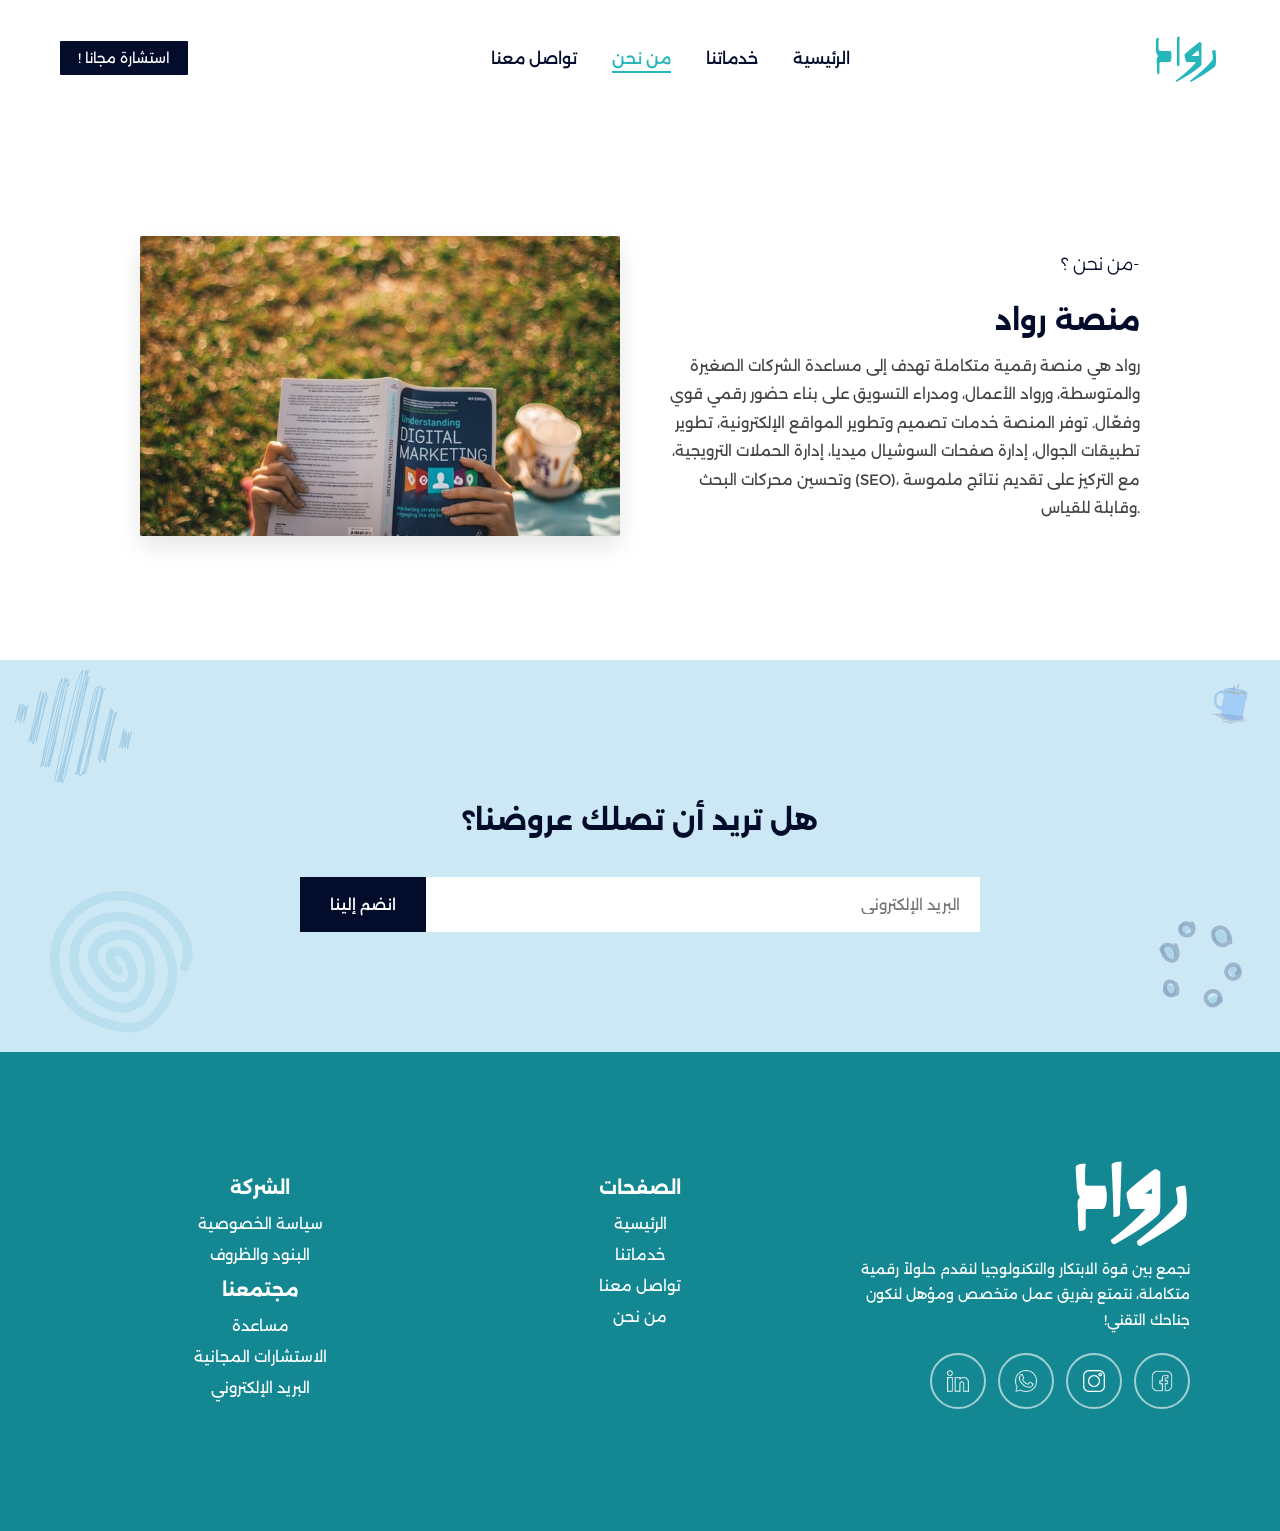
<file: about.html>
<!doctype html>
<html lang="ar" dir="rtl">
  <head>
    <meta charset="UTF-8" />
    <meta name="viewport" content="width=device-width, initial-scale=1.0" />
    <link rel="stylesheet" href="css/style.css" />
    <link
      href="https://fonts.googleapis.com/css2?family=Alexandria:wght@300;400;500;600;700&family=Alkalami&display=swap"
      rel="stylesheet"
    />
    <title>Rwad Platform</title>
  </head>
  <body>
    <header class="navbar">
      <div class="logo">رواد</div>
      <div class="menu-toggle">☰</div>
      <nav class="nav-links">
        <a href="index.html">الرئيسية</a>
        <a href="services.html">خدماتنا</a>
        <a href="about.html" class="active">من نحن</a>
        <a href="contact.html">تواصل معنا</a>
      </nav>
      <a href="#" class="consult-btn">استشارة مجانا !</a>
    </header>

    <main class="container">
      <section class="about">
        <div class="about-image">
          <img src="images/about_img.jpg" alt="منصة رواد" />
        </div>

        <div class="about-text">
          <h2>من نحن ؟-</h2>
          <h3>منصة رواد</h3>

          <p>
            رواد هي منصة رقمية متكاملة تهدف إلى مساعدة الشركات الصغيرة
            والمتوسطة، ورواد الأعمال، ومدراء التسويق على بناء حضور رقمي قوي
            وفعّال. توفر المنصة خدمات تصميم وتطوير المواقع الإلكترونية، تطوير
            تطبيقات الجوال، إدارة صفحات السوشيال ميديا، إدارة الحملات الترويجية،
            وتحسين محركات البحث (SEO)، مع التركيز على تقديم نتائج ملموسة وقابلة
            للقياس.
          </p>
        </div>
      </section>
    </main>

    <section class="newsletter" style="position: relative; overflow: hidden">
      <div
        style="
          position: absolute;
          top: 10px;
          left: 15px;
          opacity: 0.6;
          pointer-events: none;
        "
      >
        <svg
          width="118"
          height="114"
          viewBox="0 0 118 114"
          fill="none"
          xmlns="http://www.w3.org/2000/svg"
        >
          <path
            d="M8.89571 52.1639C8.75831 52.2451 8.60286 52.2684 8.4538 52.2275C8.19246 52.1603 8.02521 51.9045 8.06867 51.6371C8.88662 46.7334 9.58335 41.454 9.74805 38.4796C8.83378 41.9654 7.22127 48.4024 6.06094 53.0812C5.99603 53.3533 5.72477 53.5216 5.45026 53.4662C5.31806 53.4392 5.20153 53.3619 5.12524 53.2506C5.04896 53.1393 5.01889 53.0027 5.04137 52.8697C5.77838 48.4973 6.48933 43.8422 6.95993 40.2398C5.15536 48.5068 4.50049 50.3242 3.95375 50.6674L3.94181 50.6745C3.79545 50.7609 3.62927 50.7866 3.47247 50.7463C2.79299 50.5715 2.74508 50.2653 3.78173 42.9356C3.95924 41.6742 4.16417 40.2274 4.33381 38.8982C3.47399 42.251 2.35915 46.8023 1.74483 49.309C1.21986 51.4486 0.891666 52.5572 0.760244 52.6348L0.495529 52.1868L0.000411322 52.024C0.0381595 51.8969 0.361206 50.5818 0.735038 49.0594C4.35427 34.2883 4.47972 34.2142 4.77542 34.0395C4.89191 33.9707 5.04261 33.9461 5.18041 33.9816C5.93592 34.1759 5.97647 34.8651 4.81664 43.0776C4.62474 44.4442 4.40975 45.9695 4.25057 47.2482C5.10509 44.0637 6.21386 38.827 6.72825 36.4035C7.1503 34.408 7.43582 33.3635 7.5848 33.2701C7.70604 33.2025 7.85321 33.172 7.991 33.2074C8.5517 33.3517 8.96509 33.458 7.79723 41.8888C9.42006 35.5102 9.53655 35.4414 9.71277 35.3372C9.83225 35.2667 9.97697 35.2456 10.11 35.2798C10.6517 35.4192 11.2647 35.5768 10.3745 42.9772C10.4156 42.7877 10.4556 42.6029 10.496 42.4259C11.8772 36.0611 11.9956 35.7977 12.3356 35.5888C12.455 35.5182 12.6224 35.4878 12.7572 35.525C13.0376 35.5971 13.2052 35.8809 13.1314 36.1582C13.1057 36.258 13.057 36.3392 12.9869 36.4048C12.7402 36.9898 12.0904 39.9889 11.5132 42.6469C9.86488 50.2373 9.42805 51.8373 8.91241 52.1581L8.90345 52.1634L8.89571 52.1639ZM112.717 79.1221C112.597 79.1927 112.455 79.212 112.322 79.1778C111.7 79.0177 111.624 78.9981 112.732 68.9462L110.443 77.846C110.371 78.1263 110.088 78.294 109.81 78.2201C108.955 78.0001 108.992 76.9383 110.08 70.098C110.413 68.0077 110.87 65.1388 110.978 63.4872C110.522 65.1305 109.977 68.1362 109.549 70.5008C108.462 76.498 108.054 78.3028 107.421 78.7049C107.263 78.8062 107.08 78.8377 106.905 78.7925C106.102 78.5859 106.077 77.7742 107.591 68.9257C107.794 67.7419 108.021 66.4148 108.224 65.1423C107.265 68.8926 106.003 73.8974 105.037 77.7725C105 77.9024 104.914 78.0128 104.797 78.0806C104.681 78.1484 104.542 78.1681 104.411 78.1358C104.28 78.1034 104.167 78.0214 104.095 77.907C104.023 77.7927 103.999 77.655 104.027 77.523C104.027 77.523 105.148 73.0241 106.293 68.5159C108.63 59.2892 108.651 59.2768 108.917 59.1198C109.028 59.0545 109.181 59.0281 109.314 59.0624C110.132 59.2726 110.16 60.098 108.619 69.104C108.323 70.834 107.974 72.882 107.723 74.5855C107.999 73.2255 108.283 71.6596 108.527 70.3189C109.597 64.4037 110.108 61.9463 110.844 61.4747C111.009 61.3651 111.205 61.3343 111.385 61.3807C112.369 61.6337 112.2 63.4015 111.109 70.2638C111.004 70.9307 110.888 71.6558 110.775 72.3791L113.377 62.2629C113.394 62.1965 113.424 62.1341 113.465 62.0793C113.505 62.0245 113.557 61.9783 113.616 61.9435C113.675 61.9087 113.74 61.886 113.808 61.8766C113.875 61.8672 113.944 61.8713 114.011 61.8888C114.365 61.98 114.302 64.208 113.821 68.5728C113.726 69.4348 113.622 70.4034 113.513 71.3861C113.577 71.0986 113.646 70.8123 113.712 70.523C115.635 62.2103 116.072 61.9402 116.364 61.7595C116.513 61.6713 116.67 61.6432 116.824 61.6853C117.104 61.7574 117.272 62.0411 117.198 62.3185C117.16 62.4658 117.061 62.5847 116.941 62.6476C116.322 63.6864 114.449 71.6394 112.966 78.7811C112.936 78.9201 112.851 79.0427 112.73 79.1181L112.721 79.1234L112.717 79.1221ZM18.364 74.559C18.1938 74.6596 17.9984 74.6904 17.8178 74.6439C16.9863 74.4301 16.5599 73.5174 18.6612 63.6929C19.1761 61.2772 19.788 58.6027 20.4538 55.7876C19.6844 58.7888 18.9634 61.5923 18.3457 63.9841C17.753 66.2887 17.2562 68.2101 16.9044 69.5583C16.304 71.8634 16.2991 71.8824 16.1079 71.9954L16.1019 71.9989C15.9825 72.0695 15.8407 72.0888 15.7077 72.0546C15.1185 71.903 14.8597 71.2741 15.1648 68.5714C14.5816 70.2578 14.0701 71.2813 13.6184 71.5603C13.3681 71.7163 13.1433 71.704 13.0007 71.6674C12.9344 71.6507 12.872 71.6211 12.8171 71.5801C12.7623 71.5392 12.7162 71.4878 12.6814 71.4289C12.6466 71.37 12.6238 71.3048 12.6144 71.237C12.605 71.1693 12.6091 71.1003 12.6266 71.0341C12.6545 70.9251 12.7171 70.8281 12.8051 70.7579C12.8931 70.6878 13.0016 70.6482 13.1141 70.6453C14.6414 69.336 18.4044 51.6029 20.9009 39.8283C24.0752 24.8567 24.9716 21.0269 25.6946 20.5796C25.8379 20.4949 25.9993 20.468 26.1544 20.5053C26.6723 20.6385 26.5782 21.0931 26.4226 21.8459C26.3297 22.2956 26.183 22.9545 25.9734 23.8682C25.5762 25.5897 24.9896 28.0478 24.3105 30.895C22.0804 40.2355 17.412 59.785 16.2923 67.7722C18.5956 58.8761 24.5344 35.707 27.9701 22.2895C27.9871 22.2233 28.017 22.1612 28.058 22.1066C28.0991 22.052 28.1504 22.006 28.2092 21.9713C28.268 21.9365 28.3331 21.9137 28.4007 21.9041C28.4683 21.8945 28.5372 21.8983 28.6033 21.9153C29.1165 22.0473 29.3531 22.3387 28.6221 25.9983C29.3301 23.807 29.9878 22.4513 30.6134 22.0575C30.9247 21.8614 31.2025 21.8746 31.3813 21.9181C32.0703 22.0953 32.4162 23.0353 31.1314 29.9314C32.1271 26.2766 32.4462 25.5481 32.6714 25.411C32.7784 25.3398 32.9493 25.3153 33.0824 25.3496C33.3627 25.4217 33.5304 25.7054 33.4565 25.9828C33.4321 26.0778 33.3803 26.1608 33.318 26.2258C32.557 27.8158 27.6302 47.8282 24.6746 59.8418C22.5765 68.3669 21.4405 72.6822 21.2664 72.7877C21.1375 72.8558 21.0022 72.8793 20.8692 72.8451C20.3513 72.7119 20.4417 72.2716 20.6083 71.4761C20.7061 71.0073 20.8619 70.3229 21.0801 69.376C21.4961 67.5908 22.1035 65.052 22.8118 62.111C25.6177 50.4236 31.3427 26.5789 30.9908 23.0917C30.5643 23.5975 29.6078 25.5046 27.9362 32.5849C26.6076 38.2134 25.209 45.3944 23.8531 52.3406C20.892 67.5368 19.5692 73.8026 18.3897 74.5478L18.3688 74.5602L18.364 74.559ZM24.6787 42.7782C24.6457 42.9065 24.6145 43.0378 24.5833 43.1691C21.9652 53.8308 18.1161 69.5154 18.1549 73.107C19.2351 70.5909 21.1318 60.843 22.8281 52.1403C23.4796 48.7896 24.097 45.6606 24.6787 42.7782ZM90.3088 92.1359C90.1893 92.2065 90.0476 92.2257 89.9145 92.1915C89.7292 92.1439 89.4635 92.0147 89.2653 91.6725C88.9718 91.1689 88.8987 90.1926 89.0063 88.7993C88.5097 90.2572 88.3323 90.3661 88.1919 90.4491C88.0747 90.5304 87.9038 90.5548 87.7565 90.5169C86.8775 90.2908 86.724 88.6125 89.2756 76.7812C85.8914 90.7566 85.3557 92.4552 84.9363 92.707C84.8193 92.7681 84.6554 92.8045 84.5206 92.7673C84.4334 92.7437 84.3517 92.7031 84.2803 92.6478C84.2089 92.5925 84.1491 92.5235 84.1045 92.445C83.484 91.3811 84.992 85.4492 88.8395 71.1396C90.8102 63.8221 92.8475 56.2557 94.2414 50.1171C95.4347 44.8667 95.8074 42.1079 95.8707 40.6601C94.859 44.6629 92.4101 54.322 89.969 63.8919C88.1049 71.1989 86.6101 77.0303 85.5227 81.2188C84.1229 86.6154 83.333 89.3682 83.153 89.4773C83.0335 89.5479 82.8918 89.5671 82.7558 89.5347C82.4784 89.4608 82.3107 89.1771 82.3816 88.9015C82.3926 88.8587 82.4084 88.8172 82.4306 88.7798C82.9753 87.2532 91.0988 55.2943 95.3469 38.4914C95.3812 38.3584 95.4592 38.2518 95.5889 38.1712C95.7084 38.1006 95.8501 38.0813 95.9832 38.1155C96.159 38.1607 96.4134 38.2844 96.601 38.6088C96.9204 39.1494 96.9685 40.3016 96.7971 41.9825C97.3282 40.1738 97.6278 39.5011 97.8471 39.3675L97.8501 39.3657C97.9696 39.2951 98.1357 39.2695 98.2718 39.3019C98.7628 39.4282 97.7814 44.6783 95.3278 55.0522C92.8471 65.544 88.9377 82.0541 88.2666 87.7656C90.3696 81.0267 95.9308 58.0847 99.6335 42.2409C99.6659 42.1048 99.7494 41.987 99.8719 41.9146C100 41.8388 100.134 41.82 100.272 41.8555C100.453 41.9019 100.604 42.0219 100.707 42.1952C100.878 42.4849 100.902 43.0789 100.786 44.042C101.165 43.3186 101.527 42.8266 101.866 42.61C102.209 42.3916 102.516 42.3996 102.711 42.4497C102.991 42.5218 103.159 42.8055 103.085 43.0829C103.015 43.3537 102.744 43.5221 102.47 43.4619C102.085 43.573 100.102 45.3124 95.2728 67.7536C92.7033 79.6841 90.5791 91.6659 90.5593 91.7824C90.5351 91.9256 90.4521 92.0512 90.3285 92.1283L90.3105 92.1389L90.3088 92.1359ZM91.7987 79.4489C91.6511 80.0721 91.5102 80.6792 91.3776 81.2733C90.5348 85.0231 90.1638 87.3619 90.0325 88.8176C90.4447 86.5552 91.0596 83.2584 91.7987 79.4489ZM82.6253 88.5842C82.5626 88.6213 82.5099 88.6685 82.4703 88.7242C82.5201 88.6585 82.5817 88.6059 82.6552 88.5666L82.6253 88.5842ZM33.7412 97.0249C33.4575 97.1926 33.2047 97.1808 33.0414 97.1362C32.9752 97.1192 32.9131 97.0894 32.8585 97.0483C32.8039 97.0073 32.7579 96.9559 32.7232 96.8971C32.6884 96.8383 32.6656 96.7732 32.656 96.7056C32.6464 96.638 32.6502 96.5692 32.6673 96.503C33.2813 94.1254 33.9138 91.6563 34.5592 89.1273C33.314 93.683 32.2283 96.3876 31.2424 97.0104C30.8982 97.2259 30.6002 97.2125 30.4054 97.1624C29.8067 97.0084 29.7103 96.4771 30.2823 93.4554C30.6309 91.6175 31.217 88.9744 32.0755 85.3805C33.6797 78.6704 36.0013 69.6143 38.4586 60.0308C40.3872 52.5125 42.5677 43.9951 44.5288 36.0748C46.338 27.2087 47.8804 20.3256 49.2352 15.7373C49.6798 13.5162 49.9901 11.709 50.1296 10.4378C46.83 21.4942 33.6808 74.3823 28.4034 95.8268C28.3709 95.9629 28.2857 96.0777 28.1662 96.1483C28.0527 96.2154 27.902 96.2399 27.769 96.2057C27.5884 96.1593 27.3305 96.0296 27.134 95.6903C27.0334 95.5201 26.8982 95.2776 26.8195 94.6874C26.2989 96.1797 25.8299 97.0773 25.4009 97.347C25.1386 97.51 24.9031 97.5001 24.751 97.461C24.6847 97.4443 24.6223 97.4147 24.5674 97.3737C24.5126 97.3328 24.4665 97.2814 24.4317 97.2225C24.3969 97.1636 24.3741 97.0984 24.3647 97.0306C24.3553 96.9629 24.3594 96.8939 24.3769 96.8277C24.438 96.5902 24.6526 96.4351 24.8877 96.4373C25.1916 96.1812 25.8115 94.9728 26.9913 90.3952C27.5285 85.8347 29.1466 77.1701 33.2823 60.3611C38.9652 31.3029 43.2542 10.5794 46.6709 8.42363C47.094 8.15756 47.4651 8.17197 47.7027 8.23307C47.8405 8.26851 47.9524 8.35555 48.0247 8.47801C48.0953 8.59748 48.1134 8.74397 48.0732 8.88055C48.0147 9.0884 42.0878 29.9657 36.7097 50.9942C35.8194 54.4659 35.0189 57.6669 34.2927 60.6184C34.2834 60.6642 34.2742 60.7099 34.2667 60.7587C31.5994 74.3992 29.5987 84.4826 28.0235 90.5872C27.8342 92.19 27.7824 93.2481 27.8003 93.9468C29.1468 88.485 33.6669 70.1917 38.2324 52.0368C49.2588 8.20017 49.7708 7.89364 50.1472 7.67128C50.2666 7.60069 50.4221 7.57734 50.5581 7.6098C51.1188 7.754 51.3832 8.33115 51.1254 10.6433C51.4937 9.95026 51.8502 9.48977 52.1944 9.27433C52.5475 9.0536 52.8532 9.06638 53.0528 9.1177C53.5375 9.24236 54.0031 9.36212 53.2242 14.2227C53.4019 13.9847 53.5732 13.8109 53.7447 13.7056C54.0572 13.5048 54.3535 13.5151 54.5358 13.5645C54.8161 13.6367 54.9838 13.9204 54.9099 14.1978C54.8415 14.4639 54.5762 14.6287 54.31 14.5805C54.0528 14.684 53.4782 15.362 52.4366 18.5845C52.155 20.0243 51.8171 21.6826 51.4121 23.6023C49.902 30.7242 47.6335 40.5588 44.6594 52.8413C44.3884 54.1901 44.1205 55.5371 43.852 56.8764C39.0407 80.9307 35.961 95.6328 33.7699 97.012L33.743 97.0279L33.7412 97.0249ZM40.6636 55.6333C40.2669 57.1853 39.8673 58.7391 39.4719 60.2864C35.3854 76.224 31.1682 92.6701 30.9487 95.9267C31.509 95.2451 32.7846 92.6096 35.0734 82.7751C36.8137 75.2995 38.7608 65.405 40.6666 55.6315L40.6636 55.6333ZM38.5341 77.6316C36.7989 84.536 35.3466 90.2416 34.4934 93.5785C35.1274 91.7734 36.0036 88.7211 37.2046 83.579C37.6341 81.7417 38.0772 79.7431 38.5341 77.6316ZM45.4894 36.555C44.3737 42.0255 43.2315 47.8944 42.1097 53.6546C39.5609 66.7456 37.471 77.2645 35.6936 84.6773C38.3172 74.3387 41.0914 63.1979 43.6158 52.7527C46.9277 36.2612 49.4431 24.3345 51.4579 18.2239C52.2733 14.0592 52.7042 11.2216 52.6157 10.2262C52.2536 10.5409 51.4933 11.7638 50.1978 16.2002C49.7117 18.6512 49.0499 21.6776 48.1921 25.3476C47.39 28.7913 46.4761 32.571 45.4906 36.5502L45.4894 36.555ZM46.7361 9.77529C44.3968 12.7451 41.2041 26.3898 38.093 41.5094C41.9672 26.7811 45.6352 13.6817 46.7361 9.77529ZM69.1965 104.328C68.8321 104.543 68.5169 104.528 68.3108 104.472C68.1797 104.439 68.0669 104.355 67.9963 104.239C67.9258 104.124 67.9031 103.985 67.933 103.853L68.0029 103.542C67.3636 104.738 66.7693 105.512 66.2291 105.859C65.8287 106.116 65.4361 106.195 65.0464 106.095C64.8041 106.032 64.4625 105.864 64.2085 105.413C63.894 104.854 63.7857 103.886 63.8548 102.564C63.4202 104.352 63.2497 104.67 63.0561 104.793C62.9384 104.866 62.774 104.895 62.6362 104.859C62.4033 104.799 62.073 104.636 61.8279 104.201C61.7126 103.999 61.6263 103.743 61.5641 103.434C61.3859 103.664 61.2127 103.835 61.0401 103.945C60.6797 104.174 60.3705 104.155 60.1679 104.105C60.1015 104.089 60.0391 104.059 59.9843 104.018C59.9295 103.977 59.8834 103.926 59.8486 103.867C59.8138 103.808 59.791 103.743 59.7816 103.675C59.7722 103.607 59.7763 103.538 59.7938 103.472C59.8104 103.406 59.8401 103.344 59.881 103.289C59.9219 103.234 59.9733 103.188 60.0322 103.153C60.0911 103.118 60.1564 103.095 60.2241 103.086C60.2919 103.077 60.3608 103.081 60.427 103.098C60.5687 103.079 60.8957 102.862 61.4583 101.57C61.6224 96.9237 64.0937 87.3844 67.9456 74.1803C68.6525 70.4866 69.3766 66.6176 70.1149 62.6635C75.0621 36.1998 78.5385 18.7045 81.6637 16.717C82.0862 16.4432 82.4579 16.4653 82.6955 16.5264C82.9141 16.5826 83.2171 16.734 83.4441 17.1318L83.4706 17.1766C83.881 16.4868 84.2697 16.0194 84.6378 15.7899C85.0417 15.5391 85.3819 15.5557 85.5987 15.6089C85.8648 15.6774 86.2402 15.8626 86.5177 16.3595C86.8269 16.9102 86.9602 17.7905 86.9444 18.9845L87.0647 18.4379C87.1261 18.1599 87.3986 17.9868 87.676 18.0404C87.9535 18.0941 88.1356 18.3613 88.0867 18.64C88.0768 18.6982 87.7959 20.2826 87.2999 22.9894C88.2221 19.9945 89.0584 18.1908 89.84 17.6927C90.1884 17.4708 90.4881 17.4871 90.6829 17.5372C90.9633 17.6093 91.1309 17.893 91.0571 18.1704C90.9862 18.446 90.7132 18.6113 90.4381 18.5482C90.1067 18.6352 88.864 19.8328 86.2129 31.3321C84.4377 39.0418 82.4326 49.5066 80.4953 59.6291C75.5537 85.4407 72.1023 102.494 69.255 104.297L69.2132 104.322L69.1965 104.328ZM81.8832 41.5383C80.1384 47.574 78.0124 54.54 75.6228 62.2944C69.9033 80.849 63.4227 101.88 65.1157 104.909C65.2045 105.067 65.2758 105.085 65.3043 105.092C65.3376 105.101 65.4468 105.129 65.6626 104.989C66.3665 104.537 67.5161 102.855 69.273 97.8554L81.8802 41.5401L81.8832 41.5383ZM70.298 98.0557L69.2299 102.829C70.9189 100.3 73.1105 91.1878 75.387 80.1799C73.4998 87.8228 71.8013 93.7868 70.298 98.0557ZM62.4551 101.811C62.4412 102.456 62.4865 102.969 62.5905 103.343C62.8682 102.313 63.3198 100.281 63.8858 97.6173C63.3856 99.3555 62.9132 100.759 62.4533 101.808L62.4551 101.811ZM65.1397 88.084C64.4029 90.929 63.7808 93.5249 63.3201 95.7595C63.6943 94.3537 64.1042 92.681 64.5604 90.6909C64.7535 89.8515 64.9444 88.9811 65.1414 88.087L65.1397 88.084ZM71.7029 65.1262C70.0881 72.7049 68.5739 80.0791 67.2991 86.2964L67.1496 87.0254C69.1246 79.8585 71.797 71.1915 74.6324 61.989C80.6623 42.4249 87.4951 20.2508 85.6015 16.8686C85.4951 16.6816 85.3954 16.6357 85.3319 16.6168C85.3034 16.6095 85.2533 16.627 85.1816 16.6694C84.8315 16.8883 84.3711 17.4868 83.7772 18.7322C83.9704 23.8605 79.8226 38.1258 73.3476 59.6575C72.804 61.4655 72.2556 63.2926 71.7059 65.1244L71.7029 65.1262ZM80.4756 52.6051L74.1833 80.7138C75.5594 75.1861 77.1187 68.434 78.8857 60.1852C79.4289 57.6399 79.9619 55.1047 80.4756 52.6051ZM82.2392 17.5818L82.2183 17.5942C79.2466 19.487 74.9441 42.4791 71.147 62.7871C75.5094 42.4675 79.646 25.1825 82.7497 18.5414C82.7191 18.1485 82.645 17.8458 82.5327 17.6421C82.5115 17.6063 82.4727 17.5406 82.4317 17.5325C82.4127 17.5277 82.3557 17.513 82.2392 17.5818ZM82.5078 21.8556C81.1167 25.7279 79.2216 32.2391 76.6639 42.962C75.9842 45.8014 75.3038 48.7622 74.6211 51.7807C78.1801 39.8539 81.5596 28.0734 82.5078 21.8556ZM47.6708 113.262C47.5184 113.352 47.3415 113.38 47.18 113.339C47.0374 113.302 46.8393 113.206 46.6876 112.949C46.5588 112.731 46.3553 112.379 46.465 110.662C46.014 111.727 45.6816 112.133 45.3942 112.315C45.1379 112.474 44.9053 112.462 44.755 112.426C44.5982 112.386 44.465 112.283 44.3833 112.138C44.1434 111.712 44.3853 110.171 45.4432 106.205C43.5895 111.975 42.9885 112.342 42.6515 112.549C42.431 112.687 42.2127 112.679 42.0797 112.645C41.8041 112.574 41.637 112.298 41.7031 112.021L67.4015 1.6352C65.5022 3.76074 61.0913 14.3615 51.4322 57.6684C45.503 84.2569 40.4024 110.618 40.3525 110.881C40.3218 111.012 40.2416 111.127 40.1285 111.2C40.0154 111.273 39.8783 111.3 39.7459 111.275C39.6135 111.249 39.4962 111.173 39.4185 111.063C39.3408 110.953 39.3088 110.817 39.3292 110.684C39.3792 110.421 44.4805 84.0471 50.4163 57.4426C58.4119 21.5981 64.0697 2.40698 67.2373 0.402466C67.6765 0.122815 68.0447 0.138987 68.2823 0.200093C68.5579 0.270975 68.725 0.546992 68.6589 0.823807L43.6038 108.452C45.5482 103 49.5314 89.0494 57.6983 55.0702C58.3172 52.4963 58.9344 49.9194 59.5377 47.3669C62.7334 32.1449 65.5126 19.7439 67.8862 11.5194C69.4308 4.75594 70.3882 0.511235 70.4104 0.405474C70.4411 0.266456 70.5246 0.148616 70.647 0.0762633C70.7665 0.00567249 70.9124 -0.0201151 71.0473 0.0170915C71.5034 0.134415 71.875 0.442746 72.1501 0.928926L72.1643 0.952821C72.3033 0.806203 72.4415 0.692309 72.5771 0.60814C72.9751 0.360939 73.338 0.368153 73.5613 0.425592C73.6943 0.459812 73.811 0.548062 73.8815 0.667536C73.9521 0.787011 73.9684 0.930516 73.9342 1.06356C73.9153 1.1271 73.4936 2.69798 72.7636 5.41809C72.6934 7.61133 72.3435 10.4292 71.7556 13.7786C73.6064 6.76965 73.9584 6.55366 74.2553 6.3742C74.3772 6.29411 74.5541 6.26615 74.7061 6.30526C74.9865 6.37736 75.1541 6.66111 75.0803 6.93848C75.0424 7.08577 74.9446 7.19995 74.8264 7.26579C73.6722 9.10423 68.3839 31.6351 63.2665 53.4324C53.5434 94.8509 49.2283 112.318 47.6767 113.259L47.6708 113.262ZM48.3424 104.653C47.5928 108.868 47.4216 110.863 47.4672 111.779C49.6315 106.978 56.5941 77.317 62.2561 53.1953C62.7823 50.9623 63.3006 48.7501 63.8091 46.5758C60.6999 57.8179 57.0298 70.3342 53.1947 83.2463C52.1028 88.4569 51.0672 93.2515 50.1158 97.3838C49.4305 100.364 48.845 102.749 48.3412 104.658L48.3424 104.653ZM47.9653 101.028C46.7751 105.192 45.8793 108.498 45.506 110.294C45.9185 109.301 46.5084 107.51 47.3462 104.331C47.52 103.35 47.7262 102.253 47.9653 101.028ZM52.342 81.1551C51.2943 85.2677 50.3628 88.8402 49.5345 91.9327C49.973 90.4447 50.4448 88.8563 50.949 87.1521C51.3739 85.2932 51.836 83.2996 52.342 81.1551ZM70.9664 12.1495C68.2069 22.5241 63.9066 38.85 59.7653 55.2472C58.6414 59.6932 57.5324 64.143 56.4383 68.5964C62.2412 48.7917 68.7434 25.6282 70.9682 12.1525L70.9664 12.1495ZM60.4899 47.86C60.3713 48.4298 60.2526 48.9996 60.1309 49.5711C64.8922 30.8815 69.6174 13.14 71.7483 5.17977C71.766 4.62968 71.758 4.07906 71.7244 3.52972C70.8872 5.29771 69.9426 8.08419 68.9298 11.608C66.8949 20.5149 63.8173 33.8497 60.4882 47.857L60.4899 47.86ZM72.5553 2.07166C72.56 2.09311 72.5628 2.11158 72.5674 2.13303C72.5784 2.09026 72.5882 2.05225 72.601 2.01247C72.5853 2.03378 72.5727 2.05334 72.5553 2.07166ZM71.2417 1.43745C71.1577 1.81351 71.0436 2.31609 70.9037 2.9387C71.0902 2.55857 71.2716 2.21767 71.4515 1.922C71.392 1.73953 71.3217 1.57959 71.2435 1.44043L71.2417 1.43745Z"
            fill="#1974AB"
            fill-opacity="0.4"
          />
        </svg>
      </div>
      <div
        style="
          position: absolute;
          top: 15px;
          right: 20px;
          opacity: 0.55;
          pointer-events: none;
        "
      >
        <svg
          width="57"
          height="57"
          viewBox="0 0 57 57"
          fill="none"
          xmlns="http://www.w3.org/2000/svg"
        >
          <path
            d="M9.47085 38.8007C10.8094 38.8196 12.147 38.8625 13.4832 38.9262C13.4291 38.6772 13.5485 38.3815 13.8462 38.3839C13.8856 38.3838 13.9255 38.3855 13.9649 38.3854L13.969 38.386C20.6993 38.4471 27.4153 39.1332 34.0128 40.4702C35.9092 40.8543 37.7943 41.2929 39.6672 41.7808C39.902 41.8418 40.0138 42.039 40.02 42.2317C40.4196 42.3277 40.8198 42.4255 41.2189 42.5248C41.7641 42.6614 41.645 43.534 41.0913 43.3987C40.1825 43.1772 39.2714 42.9663 38.3589 42.7644C38.8337 42.8907 39.3081 43.0186 39.7813 43.1496C40.1876 43.2625 40.2334 43.7749 39.9733 43.9622C40.8641 44.1861 41.7531 44.4164 42.6402 44.6539C42.8521 44.7108 42.965 44.878 42.989 45.0523C43.4096 45.2678 43.3086 45.9765 42.7663 45.8889C39.5367 45.3636 36.306 44.8391 33.0764 44.3138L34.2986 44.5727L39.56 45.6852C40.1123 45.8019 39.9934 46.6678 39.4324 46.5591C38.0974 46.3019 36.7609 46.0528 35.423 45.812C36.5278 46.0721 37.6311 46.3379 38.7331 46.6119C39.2753 46.7463 39.1694 47.6033 38.6055 47.4858C35.3266 46.8043 32.0302 46.2082 28.7214 45.6973C30.0909 46.0723 31.4518 46.477 32.8042 46.9115C33.3112 47.0743 33.0227 47.7773 32.5624 47.7528C30.3863 47.6384 28.212 47.4825 26.042 47.2861C26.9806 47.5153 27.9191 47.7453 28.8569 47.9744C29.3468 48.0945 29.3438 48.7396 28.848 48.8497L27.5361 49.1412C27.1147 49.2345 26.9532 48.7521 27.1407 48.4605C24.5303 47.8222 21.9207 47.1849 19.3104 46.5466C18.768 46.4138 18.8637 45.5981 19.438 45.6727C22.5489 46.0768 25.6699 46.3945 28.798 46.6295C25.5117 45.7175 22.1787 44.9829 18.8119 44.4275C18.2494 44.3345 18.3752 43.4963 18.9395 43.5536C19.7901 43.6402 20.6397 43.7333 21.4895 43.8314C21.2487 43.7887 21.0081 43.7452 20.7673 43.7025C19.0767 43.4054 17.3836 43.1255 15.6883 42.8603C15.126 42.7723 15.2514 41.919 15.816 41.9864C17.4751 42.1835 19.1322 42.3945 20.7878 42.6162C19.0675 42.2528 17.3482 41.8887 15.628 41.5252C15.5557 41.5096 15.4951 41.4832 15.4448 41.4491C14.6973 41.3274 13.9489 41.2063 13.2014 41.0846C12.7319 41.0085 12.6961 40.2045 13.2104 40.2093C13.2496 40.21 13.2897 40.2108 13.3291 40.2107C13.3684 40.2106 13.3299 40.2108 13.3307 40.2109C13.4594 40.2122 13.5881 40.2142 13.7167 40.2162C12.261 40.0254 10.8037 39.8444 9.34474 39.6757C8.76346 39.6084 8.92253 38.7943 9.47237 38.8018L9.47085 38.8007Z"
            fill="#49578C"
            fill-opacity="0.4"
          />
          <path
            d="M11.4911 22.3797C11.7938 21.1613 12.2344 19.9957 12.832 18.8907C13.0054 18.5694 13.3713 18.586 13.5587 18.7825C13.6102 18.682 13.6625 18.5816 13.7132 18.481C13.7283 18.4523 13.7446 18.427 13.7622 18.4036C13.6936 18.2429 13.7168 18.0437 13.8977 17.8943C14.3051 17.5586 14.7299 17.2472 15.169 16.958C15.8033 16.4955 16.4914 16.1129 17.2223 15.8144C17.4752 15.7115 17.6777 15.8382 17.7659 16.0253C17.7758 15.9974 17.7888 15.9717 17.8041 15.9471C17.8822 15.8078 18.0294 15.7062 18.2327 15.7242C18.3121 15.7308 18.3908 15.7364 18.4703 15.743C19.2612 15.7103 20.0521 15.7471 20.8375 15.8559C21.1444 15.8983 21.2435 16.143 21.1881 16.3618C21.3965 16.4885 21.3857 16.7515 21.2497 16.9376C21.2526 16.9523 21.2529 16.9674 21.2549 16.9819C21.2621 16.9846 21.27 16.9875 21.2773 16.9894C21.2922 16.9505 21.3128 16.9125 21.3411 16.879C21.3573 16.8604 21.3725 16.8417 21.3887 16.8231C21.3889 16.8215 21.3875 16.8196 21.3869 16.8178C21.277 16.4242 21.5794 16.1477 21.9066 16.0054C22.2205 15.8687 22.4648 16.1104 22.4966 16.3745C22.7188 16.2462 22.9433 16.3142 23.0743 16.4606C23.0821 16.4584 23.0901 16.4554 23.098 16.4532C23.3238 16.3857 23.5732 16.5125 23.6739 16.7005C23.9129 16.6634 24.0979 16.8588 24.134 17.0817C24.2563 17.1038 24.3633 17.1738 24.434 17.2687C24.4989 17.243 24.563 17.2172 24.6285 17.1925C24.8631 17.1053 25.1338 17.2646 25.2234 17.4761C25.2464 17.4677 25.2686 17.4593 25.2908 17.4508C25.5854 17.3481 25.8271 17.5392 25.8779 17.776C26.1032 17.7067 26.3301 17.6436 26.5596 17.5858C26.8552 17.511 27.0108 17.7296 27.0244 17.9694C27.2871 18.0278 27.4393 18.2987 27.3362 18.5516C27.7854 18.4171 28.2412 18.3003 28.703 18.2053C29.0457 18.1348 29.3087 18.5642 29.1515 18.8494C29.6143 18.742 30.0856 18.6676 30.569 18.6369C30.9079 18.6153 31.0906 18.8898 31.0409 19.1555C31.5276 19.039 32.02 18.9409 32.5171 18.862C32.7777 18.8205 32.9522 19.0017 32.9909 19.2125C33.4966 19.0921 34.0053 18.9856 34.5172 18.892C34.7865 18.8426 35 19.0948 35.0144 19.3398C35.3736 19.2767 35.7354 19.2248 36.0994 19.1859C36.4567 19.1477 36.6201 19.4386 36.5629 19.7041C37.1039 19.6005 37.648 19.5092 38.1943 19.4324C38.5541 19.382 38.7323 19.7153 38.656 19.9913C38.8512 19.9621 39.0477 19.9355 39.2446 19.9115C40.3826 19.4461 41.5772 19.1335 42.7972 18.9819C43.1256 18.9411 43.3058 19.2144 43.2708 19.4772C43.5168 19.421 43.8048 19.5527 43.8263 19.8129C43.8744 19.8902 43.8938 19.9868 43.8644 20.1023C43.8319 20.2273 43.7978 20.3521 43.7636 20.4769C44.0199 20.4591 44.3003 20.7009 44.2634 20.9878C44.0934 22.3068 43.618 23.5493 42.8733 24.6412C42.6989 25.0444 42.4948 25.4383 42.2616 25.8195C42.2614 25.9133 42.2368 26.0068 42.1852 26.0847C42.0713 26.2572 41.9495 26.4203 41.8218 26.5783C41.8582 26.633 41.8812 26.6992 41.8828 26.7798C41.8905 27.1758 41.8641 27.5716 41.8037 27.963C41.8623 29.6143 41.6102 31.2546 41.0598 32.8161C41.1643 32.972 41.1779 33.2 41.0627 33.3641C40.9929 33.4636 40.921 33.5602 40.8483 33.6568C40.8439 33.698 40.8345 33.7393 40.8177 33.7804C40.6219 34.255 40.368 34.6868 40.0733 35.0875C40.1086 35.0927 40.1438 35.0978 40.1784 35.1079C40.6169 35.2297 40.752 35.6631 40.6364 36.0707C40.5462 36.3899 40.3329 36.687 40.1175 36.9578C40.1606 36.995 40.2022 37.0371 40.242 37.0856C40.3307 37.1949 40.3676 37.4012 40.2922 37.5275C40.1075 37.8346 39.9081 38.1278 39.6954 38.4091C39.7367 38.4645 39.7652 38.5331 39.7762 38.6126C39.8418 39.1036 39.6032 39.5393 39.2768 39.922C39.5479 39.9633 39.7928 40.2586 39.6363 40.5338C39.4751 40.8175 39.2879 41.0732 39.0833 41.3104C39.2759 41.2582 39.4692 41.2077 39.6643 41.1617C40.0268 41.0756 40.3273 41.6093 40.0641 41.8756C39.1288 42.8216 38.0123 43.5352 36.7551 43.9511C36.07 44.2219 35.3517 44.4109 34.6113 44.5104C34.5933 44.5128 34.5748 44.5135 34.5564 44.5133C34.4733 44.5891 34.3593 44.636 34.2178 44.6304C32.91 44.5784 31.6016 44.5255 30.2938 44.4735C30.144 44.4675 30.0407 44.3838 29.9825 44.2715C29.7242 44.3032 29.4649 44.3248 29.2045 44.3362C28.7806 44.3546 28.6088 43.8858 28.7969 43.6244C28.3862 43.7419 27.9647 43.8302 27.5352 43.8872C27.3132 43.9168 27.1656 43.8098 27.0985 43.661C26.7226 43.7644 26.3372 43.8404 25.9462 43.8863C25.4401 43.9463 25.2739 43.2438 25.7259 43.0386C25.9071 42.9562 26.0909 42.8784 26.2752 42.8031C25.9047 42.9148 25.5286 43.0081 25.1457 43.0844C24.9094 43.1312 24.7575 43.0077 24.7001 42.8385C24.5081 42.9151 24.3169 42.9919 24.1248 43.0685C23.6128 43.2725 23.3058 42.5478 23.7394 42.2796C23.5659 42.3321 23.3926 42.3838 23.218 42.4328C22.6681 42.5861 22.383 41.8839 22.8872 41.6134C22.9181 41.597 22.9488 41.5814 22.9797 41.565C22.6374 41.6782 22.2965 41.7942 21.9569 41.9179C21.7055 42.0051 21.4988 41.8728 21.4062 41.6868C21.0602 41.5793 20.9328 41.0358 21.3581 40.8584C21.4304 40.8279 21.5031 40.8 21.5752 40.7704C21.5042 40.7049 21.4537 40.6202 21.43 40.5265C21.2348 40.6135 21.0395 40.7005 20.8437 40.7858C20.5012 40.9351 20.262 40.664 20.2623 40.3811C20.1816 40.412 20.1016 40.4438 20.0201 40.4746C19.6153 40.6265 19.2401 40.1171 19.481 39.809C19.4678 39.8129 19.4538 39.8175 19.4405 39.8223C18.9961 39.9583 18.5552 39.343 19.0111 39.0588C19.0286 39.048 19.0469 39.0372 19.0644 39.0264C18.867 38.9624 18.6938 38.778 18.7163 38.5435C18.7908 37.7699 18.9502 37.022 19.1806 36.2929C19.1811 35.7856 19.2552 35.284 19.3958 34.8022C19.3563 34.7118 19.3471 34.6084 19.3759 34.5087C19.3196 34.5449 19.2492 34.5681 19.1585 34.5699C19.0165 34.5735 18.8772 34.5699 18.7395 34.5607C18.7325 34.563 18.727 34.5664 18.7199 34.5687C18.5829 34.6182 18.3877 34.6022 18.2678 34.5001C18.0469 34.4587 17.8277 34.4007 17.6066 34.3207C17.5422 34.297 17.4901 34.2643 17.4505 34.2259C17.2467 34.1936 17.0414 34.1661 16.8348 34.1418C16.652 34.121 16.5424 34.017 16.496 33.8872C16.4281 33.894 16.353 33.8864 16.2718 33.8578C15.684 33.6499 15.1265 33.3649 14.6138 33.0103C14.333 32.9726 14.0709 32.8063 13.8562 32.5907C13.5006 32.234 13.2094 31.7913 12.9198 31.3663C12.8409 31.2585 12.764 31.1493 12.6907 31.0373C12.5628 30.8411 12.6061 30.6365 12.7235 30.4979C12.705 30.4525 12.6874 30.4064 12.6699 30.3603C12.5281 30.1847 12.3892 30.0061 12.2521 29.827C12.179 29.731 12.1524 29.6325 12.159 29.5413C11.9478 29.5716 11.7157 29.4582 11.6583 29.1743C11.5157 28.4711 11.4363 27.7596 11.4189 27.047C11.2568 26.9589 11.1369 26.7655 11.1469 26.5761C11.2025 25.5133 11.3668 24.469 11.6288 23.4431C11.5148 23.3293 11.4503 23.1574 11.507 22.9639C11.5306 22.8828 11.5557 22.8028 11.5793 22.7216C11.4976 22.6327 11.4538 22.5141 11.4875 22.3809L11.4911 22.3797ZM35.5259 40.7188L36.0633 40.4959C36.0759 40.4383 36.0991 40.3823 36.139 40.3328C36.1544 40.3133 36.1715 40.294 36.1869 40.2745C36.1842 40.2758 36.1822 40.278 36.1802 40.2802C35.9655 40.4314 35.7467 40.5769 35.5267 40.719L35.5259 40.7188ZM38.2398 33.625C37.8679 33.867 37.4768 34.0854 37.0666 34.2741C37.0558 34.2793 37.0463 34.2812 37.0357 34.2847C36.9635 34.3319 36.8909 34.3766 36.8162 34.4176C36.8317 34.4433 36.8445 34.4703 36.8545 34.4994C36.9607 34.4605 37.0648 34.4698 37.1551 34.5106C37.4946 34.17 37.8682 33.8704 38.2668 33.6122C38.2579 33.6159 38.2488 33.6204 38.2399 33.6241L38.2398 33.625ZM36.3257 40.1097C36.4663 39.9495 36.6147 39.7962 36.7703 39.6505C36.6653 39.6988 36.5597 39.7454 36.4536 39.7902C36.423 39.8217 36.388 39.8492 36.3512 39.8715C36.3673 39.9509 36.362 40.033 36.3257 40.1097ZM40.1645 24.7346C40.1275 24.8104 40.0913 24.8863 40.0566 24.9633C40.0663 24.994 40.0724 25.0267 40.0734 25.0604C40.0738 25.0747 40.0726 25.0887 40.073 25.103C40.0777 25.0995 40.0824 25.096 40.0879 25.0926C40.1312 24.9625 40.1754 24.8316 40.2219 24.7028C40.2027 24.7134 40.1844 24.7241 40.1653 24.7347L40.1645 24.7346ZM39.801 32.3718C39.7875 32.3782 39.7732 32.3845 39.7591 32.3892C39.5115 32.6394 39.2488 32.8731 38.9739 33.0933C38.9627 33.147 38.9426 33.1985 38.914 33.2453C39.0878 33.1579 39.2653 33.0783 39.4462 33.0066C39.5833 32.8592 39.7145 32.7058 39.838 32.5481C39.8247 32.49 39.8124 32.4313 39.8026 32.3721L39.801 32.3718ZM39.3695 36.4784C39.4564 36.3647 39.5454 36.2488 39.6258 36.1282C39.3332 36.2571 38.9048 36.4215 38.8293 36.4623C38.7992 36.4789 38.7699 36.4964 38.7407 36.513C38.168 37.0172 37.547 37.474 36.9331 37.9169C36.919 37.9274 36.9043 37.9361 36.8898 37.9441C36.8988 37.9512 36.9067 37.9599 36.9148 37.9678C36.9872 37.9591 37.0588 37.9503 37.1312 37.9425C37.4297 37.7044 37.7458 37.4892 38.0767 37.2985C38.3672 37.1325 38.7324 36.9196 39.099 36.8115C39.1919 36.7028 39.2834 36.5923 39.3704 36.4777L39.3695 36.4784ZM35.1548 42.9789C35.5014 42.7315 35.8723 42.52 36.2617 42.3476C36.933 41.9768 37.6138 41.5688 38.161 41.0325C38.1214 41.046 38.0816 41.0603 38.0418 41.0746C37.4673 41.5399 36.844 41.9379 36.187 42.2806C36.0908 42.3311 35.9911 42.3316 35.9002 42.3007C35.4843 42.4995 35.0653 42.6912 34.6417 42.8688C34.4631 42.9792 34.2871 43.095 34.1155 43.2156C34.4668 43.1547 34.814 43.0765 35.1564 42.9791L35.1548 42.9789ZM35.4426 24.6294C35.6143 24.5481 35.8087 24.4727 36.0029 24.4274C36.0278 24.354 36.0733 24.2836 36.145 24.2229C36.2711 24.1157 36.4002 24.0115 36.5306 23.91C36.5212 23.9053 36.5119 23.9005 36.5034 23.8951C36.1481 24.0927 35.7902 24.2841 35.4311 24.4728C35.4312 24.5297 35.4188 24.5857 35.3911 24.6378C35.3866 24.6455 35.3821 24.6532 35.3785 24.661C35.4001 24.6508 35.421 24.6396 35.4424 24.6302L35.4426 24.6294ZM35.2601 23.2991C35.5676 23.1941 35.8755 23.0926 36.1846 22.9937C36.1436 22.9514 36.1105 22.9021 36.087 22.848C35.8155 22.9298 35.5414 23.0069 35.2661 23.0798C35.2841 23.1519 35.284 23.2272 35.2601 23.2991ZM33.8087 25.3997C33.8622 25.3372 33.9149 25.2745 33.9662 25.21C33.6104 25.3816 33.2543 25.5498 32.894 25.7123C33.1971 25.6034 33.5026 25.5007 33.8087 25.3997ZM28.1335 42.1929C28.0179 42.2045 27.9021 42.2177 27.7875 42.2345C27.6646 42.2902 27.542 42.3443 27.4172 42.3964C27.6541 42.3222 27.8925 42.2548 28.1335 42.1929ZM32.2221 24.3449C31.537 24.6349 30.8622 24.9488 30.1991 25.2861C30.021 25.3765 29.8441 25.4695 29.6688 25.5637C30.5466 25.2171 31.3992 24.8083 32.2221 24.3449ZM27.62 20.2776C27.5767 20.3107 27.5326 20.3428 27.4886 20.3748C27.8198 20.2246 28.1551 20.0835 28.494 19.9515C28.1994 20.0483 27.9079 20.1581 27.6201 20.2768L27.62 20.2776ZM28.0564 31.5131C28.0622 31.622 28.0681 31.7308 28.0748 31.8398C28.129 31.7577 28.1858 31.6772 28.2448 31.5984C28.1813 31.5749 28.1186 31.5456 28.0555 31.513L28.0564 31.5131ZM27.3878 35.5809C27.6504 35.5196 27.8321 35.7262 27.8658 35.9538C27.9066 35.9154 27.946 35.8751 27.9866 35.8375C27.9517 35.7269 27.9529 35.604 28.0003 35.497C27.841 35.4754 27.7173 35.3368 27.6715 35.1802C27.4755 35.33 27.286 35.4865 27.1056 35.6494C27.1994 35.6262 27.2926 35.6021 27.3869 35.5808L27.3878 35.5809ZM26.9461 32.8606C27.0436 32.7835 27.1426 32.7076 27.243 32.6335C27.2343 32.5326 27.2265 32.431 27.2186 32.3302C27.148 32.4011 27.0783 32.4713 27.007 32.5412C27.0161 32.6564 26.9815 32.7787 26.8892 32.8832C26.9079 32.8759 26.9266 32.8678 26.9461 32.8606ZM28.5141 23.7238C28.1614 23.8858 27.8131 24.0577 27.4746 24.2485C27.397 24.2925 27.321 24.3374 27.2448 24.3833C27.6768 24.1826 28.1 23.9623 28.5133 23.7237L28.5141 23.7238ZM26.9358 26.1609C26.8777 26.1742 26.819 26.1865 26.7611 26.199C26.6598 26.2847 26.5621 26.3742 26.4698 26.4679C26.6247 26.3641 26.7803 26.2621 26.9367 26.1602L26.9358 26.1609ZM25.0966 27.4772C25.0829 27.4618 25.0694 27.4456 25.0577 27.428C25.0314 27.4593 25.0042 27.4905 24.9771 27.5217C25.0168 27.5074 25.0567 27.4923 25.0973 27.4782L25.0966 27.4772ZM25.6994 23.7741C26.4364 23.2822 27.2023 22.8352 27.9931 22.4354C27.8655 22.3749 27.7754 22.252 27.7438 22.1185C27.656 22.1467 27.5681 22.1749 27.4804 22.2022C27.4555 22.2463 27.4226 22.2884 27.3804 22.325C26.7533 22.8638 26.0771 23.3378 25.3615 23.7432C25.3302 23.8139 25.2932 23.8839 25.2512 23.9531C25.4021 23.8948 25.5514 23.8354 25.7003 23.7734L25.6994 23.7741ZM24.9046 20.6514C25.6056 20.2598 26.3204 19.8827 27.0548 19.5613C26.4018 19.7841 25.7663 20.0538 25.1514 20.3659C25.0435 20.4397 24.9356 20.5136 24.8264 20.5847C24.8546 20.6039 24.8806 20.6261 24.9046 20.6514ZM22.9314 22.7703C22.9931 22.709 23.0535 22.6509 23.1119 22.5949C22.9613 22.6692 22.8042 22.7359 22.6454 22.7796C22.6144 22.8145 22.584 22.8502 22.5544 22.8869C22.6804 22.8492 22.8057 22.8114 22.9313 22.7712L22.9314 22.7703ZM22.1012 23.9946C22.0544 24.0053 22.0071 24.0143 21.9596 24.0241L21.9464 24.1143C21.9983 24.0742 22.0496 24.0331 22.1021 23.9947L22.1012 23.9946ZM21.5332 18.3387C21.5332 18.3387 21.5408 18.3323 21.5446 18.3295C21.5273 18.2985 21.5154 18.2658 21.5061 18.2318C21.476 18.3287 21.4144 18.4185 21.3331 18.482C21.353 18.495 21.3737 18.508 21.3944 18.5211C21.4207 18.4554 21.4658 18.3934 21.5332 18.3387ZM21.854 19.135C21.79 19.1432 21.7293 19.1343 21.672 19.1142C21.6349 19.3793 21.3593 19.6212 21.0586 19.4843C20.5505 19.2544 20.0844 18.9602 19.6602 18.5969C19.5866 18.5344 19.5368 18.4484 19.5191 18.3535C19.4359 18.292 19.353 18.2297 19.2698 18.1681C18.6361 18.1216 18.0024 18.0751 17.3688 18.0278C16.8252 18.2071 16.2752 18.3671 15.7195 18.5086C15.5389 19.1831 15.0891 19.7579 14.4725 20.0756C14.0755 20.621 13.6421 21.139 13.1752 21.626C13.1745 21.6309 13.1728 21.6365 13.1713 21.6413C13.2541 21.7103 13.3058 21.815 13.2969 21.951C13.4481 22.0217 13.5518 22.1716 13.5017 22.3887C13.2552 23.4462 13.0086 24.5036 12.7613 25.561C12.8279 25.6034 12.8828 25.6633 12.9162 25.7385C13.1346 25.7336 13.355 25.8587 13.3612 26.1141C13.3848 27.0821 13.4557 28.0469 13.5725 29.0068C13.6755 29.0185 13.7804 29.0681 13.8709 29.1709C14.0176 29.3372 14.1569 29.5098 14.2885 29.6882C14.6952 30.0281 15.0856 30.3874 15.455 30.7704C15.7023 31.0267 16.0539 31.3368 16.2434 31.6901C17.0515 31.6549 17.8601 31.6734 18.6644 31.7498C18.756 31.6353 18.8586 31.53 18.9707 31.4354C18.9904 31.419 19.0116 31.4044 19.034 31.3919C18.9022 31.2395 18.8601 31.0123 19.0201 30.8398C19.2297 30.6142 19.4471 30.3981 19.671 30.1896C19.7056 29.8782 19.7467 29.5677 19.7927 29.2588C19.6887 29.1682 19.6208 29.0369 19.6365 28.8835C19.8809 26.4936 20.4086 24.1468 21.1971 21.8782C20.9325 21.7751 20.7403 21.423 20.9811 21.1844C20.9899 21.1756 20.9996 21.167 21.0084 21.1582C20.9858 21.0494 20.9936 20.9325 21.0211 20.8134C20.9737 20.7077 20.965 20.5842 21.0171 20.4679C21.1494 20.1758 21.345 19.9314 21.5951 19.7552C21.5649 19.601 21.6043 19.4342 21.7499 19.3257C21.7969 19.2907 21.8461 19.2577 21.8938 19.2237C21.8778 19.1954 21.8637 19.1657 21.8531 19.1348L21.854 19.135Z"
            fill="#0D6EFD"
            fill-opacity="0.4"
          />
          <path
            d="M21.8249 14.5877C21.939 14.5465 22.0529 14.5062 22.1676 14.4661C22.187 14.3333 22.267 14.2093 22.4275 14.1423C23.4772 13.7028 24.578 13.4575 25.7008 13.4005C25.7104 13.3977 25.7208 13.395 25.7303 13.3931C25.8085 13.3735 25.8778 13.3752 25.9372 13.3923C26.2071 13.3848 26.4787 13.3885 26.7511 13.4032C26.8103 13.3532 26.8878 13.3218 26.9836 13.3191C28.2788 13.2832 29.575 13.3257 30.865 13.4464C30.9454 13.3836 31.0548 13.351 31.1906 13.3725C32.1464 13.5247 33.0967 13.702 34.0417 13.9044C34.4561 13.9851 34.87 14.0748 35.282 14.1718C35.363 14.1214 35.4596 14.1025 35.5536 14.1185C37.3628 14.4171 39.1289 14.9254 40.8141 15.632C41.0365 15.703 41.2581 15.7739 41.4801 15.8473C41.5783 15.8801 41.6462 15.9428 41.687 16.019C42.2897 16.3012 42.88 16.6092 43.4561 16.9422C43.7657 17.1214 43.7611 17.4623 43.5799 17.6485C43.7404 17.7247 43.9018 17.8002 44.0621 17.878C44.1364 17.914 44.1914 17.9614 44.2322 18.0151C44.6077 18.1955 44.4828 18.6838 44.1664 18.8092C44.1934 19.123 43.9209 19.4524 43.5786 19.2567C43.0192 18.9364 42.4599 18.6153 41.9005 18.295C41.8696 18.277 41.8423 18.258 41.8177 18.2368C41.5323 18.093 41.2497 17.9412 40.9718 17.78C40.9463 17.7654 40.9235 17.7495 40.9026 17.7323L34.6606 16.2655C33.676 16.1393 32.6892 16.0337 31.7007 15.9454C31.6556 15.9564 31.607 15.9619 31.5547 15.9593C29.6231 15.8563 27.6906 15.7533 25.7591 15.6495C25.6726 15.6453 25.6019 15.614 25.5458 15.5681C25.5282 15.5622 25.5108 15.5555 25.4952 15.5474C25.1702 15.6266 24.8445 15.703 24.5182 15.7764C23.9198 15.9352 23.3135 16.0618 22.6996 16.1547C22.2613 16.2205 22.1052 15.7246 22.3115 15.4466C22.2906 15.4293 22.2718 15.409 22.254 15.388C22.1846 15.4046 22.1143 15.4212 22.0449 15.4378C21.5557 15.5539 21.3604 14.7585 21.8246 14.5901L21.8249 14.5877ZM26.8479 14.283C26.6261 14.3335 26.4045 14.3832 26.1828 14.4337C26.2189 14.4507 26.2498 14.4737 26.2788 14.4988C26.3396 14.4382 26.4213 14.3949 26.5264 14.386C26.7791 14.3642 27.0324 14.3493 27.2853 14.3377C27.2214 14.3105 27.1661 14.2662 27.1257 14.2097C27.0911 14.2055 27.0573 14.2023 27.0226 14.1989C26.9726 14.2376 26.9145 14.2685 26.8479 14.283Z"
            fill="#0D6EFD"
            fill-opacity="0.4"
          />
          <path
            d="M22.0172 13.7701C23.624 13.3165 25.2872 13.1073 26.9554 13.0822C28.6387 13.0567 30.3199 13.206 31.9843 13.4474C33.6643 13.6911 35.3336 14.0194 36.9913 14.3813C38.649 14.7431 40.4089 15.2019 41.9997 15.9416C42.6661 16.2516 43.3905 16.5944 43.8796 17.1615C44.1108 17.4297 44.3282 17.8047 44.2989 18.1713C44.2697 18.538 43.9724 18.7332 43.6686 18.8471C43.2974 18.9863 42.8948 19.0656 42.5071 19.1463C42.0935 19.2324 41.6759 19.2995 41.2563 19.3521C40.4147 19.4561 39.5666 19.4963 38.7195 19.4949C37.0128 19.4909 35.3123 19.3188 33.6182 19.1316C31.9241 18.9445 30.1793 18.7324 28.4813 18.394C26.7963 18.0583 25.1284 17.5945 23.5548 16.8975C23.1608 16.7236 22.7739 16.5348 22.3951 16.3304C22.069 16.1555 21.7357 15.9729 21.4758 15.7055C21.2399 15.4634 20.9857 15.0537 21.1639 14.7113C21.2441 14.5573 21.3964 14.4665 21.5521 14.4038C21.7477 14.3252 21.9525 14.2647 22.154 14.2037C22.5721 14.0755 22.9965 13.9667 23.4252 13.8753C23.5816 13.842 23.6116 14.0892 23.4562 14.1218C23.0275 14.2132 22.6029 14.3228 22.1845 14.4535C21.9941 14.5127 21.7976 14.5686 21.6135 14.648C21.4294 14.7275 21.3209 14.8573 21.3713 15.0682C21.4542 15.4177 21.7772 15.6717 22.0642 15.8559C22.3934 16.0673 22.7497 16.2415 23.1007 16.4125C24.5892 17.1356 26.1768 17.6337 27.7903 17.9942C29.4168 18.3581 31.0704 18.5871 32.7243 18.7801C34.3782 18.973 35.9925 19.1561 37.6345 19.2242C39.2608 19.2909 40.9016 19.23 42.4992 18.8965C42.8689 18.819 43.2563 18.7458 43.6083 18.6063C43.7478 18.5513 43.8952 18.4766 43.9824 18.3495C44.0962 18.1836 44.0557 17.9792 43.9867 17.8042C43.7302 17.1522 43.0717 16.7655 42.4812 16.4574C40.9837 15.6752 39.3562 15.1863 37.7178 14.8014C36.1173 14.4261 34.4996 14.1061 32.8773 13.8399C31.2788 13.5771 29.6658 13.3851 28.0457 13.3394C26.4255 13.2936 24.832 13.3983 23.2607 13.7231C22.8747 13.8032 22.4911 13.8962 22.1112 14.0032C21.9584 14.0462 21.8639 13.8164 22.0185 13.7728L22.0172 13.7701Z"
            fill="#02071A"
            fill-opacity="0.4"
          />
          <path
            d="M44.2767 18.5817C44.3033 18.6057 44.3019 18.5519 44.2976 18.5931C44.2963 18.6022 44.2698 18.6284 44.2651 18.6378C44.2398 18.6852 44.2336 18.7445 44.2212 18.7955C44.196 18.9048 44.17 19.0141 44.1447 19.1242L43.9935 19.7812C43.8934 20.2195 43.7942 20.658 43.6967 21.0967C43.5007 21.974 43.3097 22.8521 43.121 23.7313C42.7454 25.4891 42.3835 27.2506 42.0306 29.0135C41.6777 30.7763 41.3345 32.5414 40.9936 34.3076C40.6528 36.0739 40.317 37.8401 39.9795 39.606L39.7258 40.9303C39.6413 41.3718 39.5737 41.7831 39.4713 42.2027C39.3037 42.8865 38.9728 43.5984 38.2792 43.8814C38.1306 43.9418 37.9717 43.9747 37.8114 43.9772C37.6511 43.9798 37.621 43.7334 37.7804 43.7307C38.5702 43.718 39.0134 42.9588 39.196 42.2822C39.3104 41.8602 39.3781 41.4255 39.4607 40.9971C39.5434 40.5688 39.6298 40.1142 39.7144 39.6728C40.0552 37.8897 40.3953 36.1058 40.7385 34.3231C41.0818 32.5405 41.4283 30.7583 41.7845 28.9784C42.1407 27.1984 42.5059 25.4206 42.8858 23.645C43.0757 22.7576 43.2696 21.8708 43.4668 20.9853C43.5652 20.5467 43.6636 20.1081 43.7644 19.6699C43.8161 19.4421 43.8686 19.2145 43.9218 18.9879C43.9622 18.8146 43.9767 18.5948 44.0907 18.4507C44.1757 18.3442 44.3188 18.2873 44.4313 18.3883C44.5498 18.4943 44.3957 18.6895 44.2765 18.5825L44.2767 18.5817ZM21.4821 15.1178C21.4141 16.8561 21.2151 18.5853 20.9884 20.3097C20.7606 22.0414 20.5115 23.77 20.2625 25.4977C20.0125 27.227 19.7617 28.9554 19.5256 30.6867C19.2896 32.4172 19.0692 34.15 18.8818 35.8859C18.7909 36.7266 18.6789 37.5735 18.6435 38.4182C18.6146 39.1147 18.7164 39.8966 19.2592 40.3936C19.3795 40.5041 19.5144 40.59 19.6652 40.6522C19.816 40.7144 19.7134 40.9414 19.565 40.8795C18.9516 40.625 18.5863 40.0132 18.4572 39.384C18.291 38.5727 18.4446 37.7042 18.5265 36.8915C18.704 35.1198 18.9187 33.3518 19.153 31.5868C19.3874 29.8217 19.6383 28.0749 19.8919 26.3211C20.1469 24.5582 20.4027 22.7954 20.6412 21.0301C20.8798 19.2648 21.1039 17.5125 21.2043 15.7412C21.2172 15.5212 21.2276 15.3009 21.2356 15.0802C21.2422 14.9204 21.4879 14.9579 21.4815 15.1161L21.4821 15.1178Z"
            fill="#02071A"
            fill-opacity="0.4"
          />
          <path
            d="M37.7538 44.1094L38.1049 43.8442L38.2258 44.0595C36.9255 44.4264 35.5871 44.6361 34.2361 44.6791C32.828 44.7238 31.4097 44.6431 30.0056 44.546C28.6014 44.449 27.165 44.2861 25.775 43.9659C24.5527 43.6844 23.3551 43.2792 22.2383 42.705C21.166 42.1532 20.1721 41.4479 19.3368 40.5749C19.233 40.4659 19.132 40.3549 19.033 40.2416C18.9275 40.1208 19.1274 39.9733 19.2321 40.0932C20.0106 40.9889 20.9641 41.7235 22.0006 42.2977C23.037 42.8719 24.2166 43.3196 25.396 43.62C26.7441 43.9634 28.1271 44.1478 29.5123 44.2605C30.2031 44.317 30.8958 44.3554 31.5879 44.3861C32.28 44.4169 32.9817 44.4457 33.6788 44.442C35.0146 44.4336 36.343 44.2818 37.64 43.9597C37.8042 43.9192 37.968 43.8753 38.1314 43.8288C38.2606 43.7924 38.372 43.9527 38.2523 44.0441L37.9013 44.3093C37.7733 44.4062 37.6249 44.207 37.7529 44.1101L37.7538 44.1094ZM19.6852 30.8858C19.0095 31.4075 18.1621 31.6714 17.311 31.6518C16.4598 31.6321 15.5956 31.289 14.9339 30.7352C14.2721 30.1814 13.8063 29.3691 13.5097 28.5337C13.213 27.6983 13.0175 26.773 12.9448 25.8657C12.8013 24.0907 13.0793 22.2332 13.8365 20.6148C14.4768 19.2456 15.5828 17.9277 17.1423 17.643C18.5394 17.3874 20.0699 18.0471 20.857 19.2271C20.9564 19.3766 21.0441 19.5335 21.1192 19.6966C21.1867 19.8421 20.9555 19.9347 20.8888 19.7894C20.3223 18.5604 18.9471 17.7776 17.605 17.8404C16.111 17.911 14.9654 19.0365 14.2825 20.2839C13.4774 21.7546 13.1287 23.4946 13.1589 25.1627C13.1744 26.0366 13.2952 26.9124 13.5262 27.7558C13.7572 28.5992 14.0625 29.3923 14.6048 30.0534C15.147 30.7145 15.8708 31.1534 16.6768 31.3272C17.4829 31.501 18.3092 31.3865 19.03 31.0145C19.2094 30.9218 19.3778 30.8116 19.5375 30.6875C19.6639 30.5896 19.8124 30.7888 19.6859 30.8867L19.6852 30.8858Z"
            fill="#02071A"
            fill-opacity="0.4"
          />
          <path
            d="M21.3945 16.4087C19.5294 15.6616 17.3777 15.6722 15.5832 16.6141C14.7933 17.0288 14.0898 17.6151 13.5535 18.3288C12.928 19.161 12.5394 20.1592 12.2127 21.1405C11.568 23.0784 11.2666 25.1535 11.4756 27.191C11.5796 28.21 11.805 29.2293 12.1972 30.1783C12.5369 30.9998 13.0354 31.7433 13.6781 32.3588C14.891 33.5189 16.5444 34.2309 18.2283 34.2474C18.4398 34.2498 18.6523 34.239 18.8628 34.2195C19.0224 34.2043 19.0533 34.4516 18.8938 34.466C17.1468 34.6295 15.3719 34.0555 14.0017 32.9695C13.3136 32.4236 12.7315 31.7483 12.3054 30.9794C11.7986 30.0639 11.5066 29.0249 11.3335 27.9974C10.9828 25.9158 11.1907 23.7643 11.769 21.7421C12.0636 20.711 12.4308 19.6644 12.9827 18.7403C13.4704 17.9227 14.1387 17.2275 14.9365 16.7081C16.6548 15.5884 18.8029 15.3612 20.7582 15.9273C21.0077 16 21.2535 16.0848 21.4947 16.1814C21.6435 16.2408 21.5433 16.4681 21.3945 16.4087ZM34.0726 15.3131C33.5891 14.5074 33.4996 13.5264 33.7294 12.6239C33.8486 12.1574 34.0455 11.7206 34.3117 11.3199C34.6228 10.8521 35.0049 10.4374 35.3145 9.96849C35.647 9.4636 35.8905 8.85698 35.7696 8.2457C35.746 8.12588 35.9276 8.05193 35.9928 8.15606C36.4717 8.92429 36.4076 9.88532 36.1011 10.7055C35.7382 11.6764 35.0718 12.4901 34.6425 13.4288C34.3989 13.9617 34.2296 14.5364 34.2679 15.1281C34.2782 15.287 34.0316 15.3188 34.0214 15.1591C33.9526 14.1226 34.4466 13.1824 34.9642 12.3211C35.4818 11.4598 36.001 10.6624 36.0851 9.68583C36.1261 9.20956 36.0492 8.71605 35.7934 8.30611L36.0166 8.21647C36.2375 9.33551 35.4188 10.2575 34.7933 11.0779C34.4909 11.4742 34.232 11.8885 34.0667 12.3609C33.9155 12.7943 33.8399 13.2605 33.8574 13.7193C33.8779 14.2272 34.0088 14.7294 34.2714 15.1672C34.3529 15.303 34.1543 15.4531 34.0722 15.3156L34.0726 15.3131ZM31.1164 14.945C30.9582 14.268 30.8068 13.5677 30.8837 12.8689C30.9206 12.5302 31.0192 12.1938 31.1913 11.8982C31.3634 11.6027 31.5931 11.3541 31.7907 11.079C32.0072 10.7774 32.1782 10.4147 32.0945 10.0366L32.3314 10.0712C32.1814 10.416 31.863 10.6182 31.5685 10.8288C31.2544 11.0534 30.9757 11.3217 30.7514 11.6364C30.3279 12.2318 30.1411 12.989 30.3709 13.6974C30.491 14.0675 30.7105 14.3934 31.0272 14.6213C31.1567 14.7148 31.0019 14.909 30.8724 14.8156C30.2693 14.3817 29.984 13.6233 30.0266 12.8961C30.0741 12.0892 30.5456 11.3602 31.1451 10.844C31.463 10.5706 31.9288 10.3741 32.104 9.97099C32.156 9.85048 32.3158 9.8914 32.341 10.0056C32.4936 10.6977 31.9605 11.2461 31.5841 11.7538C31.3756 12.0348 31.2278 12.3415 31.1615 12.6868C31.0952 13.0321 31.1007 13.3837 31.1396 13.731C31.1843 14.1302 31.2709 14.523 31.3622 14.9131C31.3988 15.0691 31.1517 15.0984 31.1157 14.9441L31.1164 14.945ZM39.194 35.9815C39.2171 35.9321 39.2081 35.8964 39.1713 35.8559L39.3939 35.7997C39.1962 36.9354 38.9701 38.0654 38.7163 39.1896C38.5926 39.7384 38.4616 40.2853 38.3241 40.8312C38.2003 41.3238 38.0864 41.8456 37.7771 42.2609C37.4898 42.6459 36.9838 42.9228 36.4976 42.789C36.3454 42.7476 36.3798 42.5006 36.5335 42.5431C36.9474 42.6563 37.3535 42.4209 37.5934 42.0909C37.8827 41.6927 37.9814 41.183 38.0983 40.7153C38.3596 39.6709 38.5977 38.6197 38.8097 37.5639C38.9306 36.9653 39.0425 36.3654 39.148 35.7637C39.1676 35.6519 39.3001 35.6277 39.3705 35.7075C39.4625 35.8114 39.4789 35.9569 39.4214 36.0816C39.3541 36.2267 39.1258 36.1272 39.194 35.9815ZM24.1678 18.7462C23.9099 18.6089 23.6528 18.4717 23.3947 18.3352L23.0086 18.1298C22.9442 18.0952 22.8807 18.06 22.8152 18.027C22.77 18.0037 22.7455 17.9766 22.7227 18.0294C22.6747 18.1404 22.6766 18.2881 22.6592 18.407L22.5956 18.8423C22.5532 19.1325 22.51 19.4225 22.4668 19.7126C22.4437 19.8709 22.1978 19.8349 22.2209 19.6767C22.2703 19.3381 22.3206 18.9997 22.3709 18.6612L22.4397 18.1899C22.458 18.0644 22.4697 17.9213 22.5625 17.8252C22.6681 17.715 22.8089 17.7431 22.9309 17.8078C23.0763 17.8843 23.2206 17.9623 23.3659 18.0396L24.2679 18.5197C24.4077 18.5945 24.3098 18.823 24.1677 18.747L24.1678 18.7462Z"
            fill="#02071A"
            fill-opacity="0.4"
          />
          <path
            d="M42.2612 17.1412C40.0938 16.0619 37.7395 15.4417 35.3623 15.0301C34.1644 14.8225 32.958 14.6664 31.7511 14.5261C30.5441 14.3859 29.3552 14.2424 28.1529 14.1505C26.8015 14.0477 25.4364 14.0384 24.1002 14.2962C23.9425 14.3268 23.9133 14.0797 24.0692 14.0497C25.2667 13.8186 26.4917 13.8015 27.7054 13.8725C28.9191 13.9434 30.1464 14.0933 31.3621 14.2315C33.7819 14.5062 36.2089 14.8289 38.56 15.482C39.8667 15.8453 41.1454 16.3084 42.3598 16.9136C42.5026 16.9847 42.4031 17.213 42.2596 17.1409L42.2612 17.1412ZM22.3192 15.9878C23.6699 15.7171 25.0507 15.6709 26.4238 15.688C27.7969 15.7052 29.2521 15.7796 30.6615 15.9042C32.0708 16.0288 33.4972 16.2087 34.9042 16.441C36.3113 16.6733 37.7091 16.9569 39.0949 17.2941C40.3862 17.6083 41.6957 17.9461 42.8724 18.5801C43.0184 18.6584 43.1611 18.742 43.3024 18.8296C43.4436 18.9172 43.2819 19.1071 43.1476 19.0239C42.0214 18.3302 40.7352 17.959 39.4622 17.64C38.0923 17.2968 36.71 17.0044 35.3193 16.7637C33.9286 16.5229 32.5417 16.3362 31.1434 16.199C29.7451 16.0618 28.3416 15.9773 26.9372 15.9447C25.5329 15.9121 24.1962 15.9262 22.8438 16.1456C22.6791 16.1727 22.5148 16.2023 22.3509 16.2353C22.187 16.2683 22.1639 16.0196 22.3199 15.9888L22.3192 15.9878Z"
            fill="#02071A"
            fill-opacity="0.4"
          />
          <path
            d="M23.1466 16.0609C23.3839 16.0065 23.6296 16.0003 23.8694 16.0426C23.9976 16.0647 24.0042 16.2255 23.8981 16.2812C23.7645 16.3509 23.6107 16.3714 23.4635 16.3391C23.336 16.3122 23.3175 16.0951 23.466 16.0925C23.9307 16.0867 24.3947 16.08 24.8594 16.0741C25.0155 16.0718 25.053 16.3025 24.8904 16.3206C24.5405 16.36 24.1908 16.3985 23.8401 16.4377L23.8426 16.1911C23.9277 16.1934 24.0128 16.1958 24.0985 16.1991L24.0626 16.4451C23.8391 16.4158 23.6157 16.3865 23.3915 16.3563C23.2511 16.3374 23.2563 16.1297 23.394 16.1096C23.7276 16.0612 24.0668 16.0664 24.3981 16.1257C24.5564 16.1538 24.5215 16.3873 24.3622 16.3716C24.0938 16.3458 23.8256 16.3192 23.5564 16.2933C23.3971 16.2775 23.4336 16.0334 23.5924 16.0473C23.8321 16.0681 24.072 16.0881 24.3126 16.109C24.4524 16.121 24.4485 16.3423 24.3101 16.3556C23.9443 16.3893 23.576 16.3715 23.2156 16.2996L23.2515 16.0537L24.797 16.41C24.9274 16.4399 24.941 16.6395 24.7945 16.6566C24.5048 16.6905 24.2146 16.6715 23.9322 16.5985C23.7806 16.5588 23.8087 16.3201 23.9681 16.3526L25.0289 16.5703C25.1842 16.6022 25.1513 16.8444 24.993 16.8162C24.5996 16.747 24.2062 16.677 23.8119 16.6077L23.88 16.3707C24.4341 16.6132 25.0034 16.8194 25.5859 16.9815C25.7364 17.0236 25.7067 17.2671 25.55 17.2275C25.1995 17.1394 24.8497 17.0523 24.4992 16.9643L24.5351 16.7184C25.3855 16.9439 26.2366 17.1703 27.087 17.3958C27.2384 17.4364 27.208 17.6789 27.051 17.6418C26.4326 17.4962 25.815 17.3507 25.1967 17.2043C25.043 17.1676 25.0717 16.9424 25.2326 16.9584C26.3498 17.0713 27.451 17.305 28.5192 17.6502C28.6511 17.6929 28.5874 17.9231 28.4511 17.8873L26.3434 17.3333C26.1926 17.2937 26.2176 17.0595 26.3793 17.0873C27.3936 17.2623 28.4073 17.4363 29.4216 17.6112L29.3857 17.8571C27.9559 17.5688 26.5262 17.2796 25.0964 16.9912C24.9671 16.9648 24.9511 16.7481 25.0989 16.7446C26.3437 16.7185 27.589 16.7326 28.8329 16.7867L28.797 17.0327C27.3892 16.8455 25.9823 16.6584 24.5744 16.4721C24.4389 16.454 24.4344 16.2323 24.5769 16.2255C25.964 16.1623 27.3539 16.2051 28.7345 16.3537L28.6986 16.5997C27.8145 16.5015 26.9312 16.4043 26.0471 16.3062C25.9111 16.2914 25.9077 16.0623 26.0496 16.0596C27.1611 16.0394 28.2729 16.0745 29.3814 16.1669C29.5187 16.1786 29.5195 16.414 29.3789 16.4135C28.2248 16.4041 27.0743 16.3189 25.9321 16.1538C25.773 16.1305 25.8095 15.8922 25.968 15.9078C27.4081 16.0512 28.849 16.1946 30.2892 16.3372L31.5239 16.4597C31.6609 16.473 31.6629 16.7061 31.5214 16.7063C30.1153 16.7028 28.7129 16.5649 27.3334 16.2873C27.1764 16.256 27.2099 16.0264 27.3693 16.0413C28.9162 16.1828 30.4568 16.3866 31.9873 16.6521C32.1465 16.6796 32.1096 16.9095 31.9514 16.8981C30.4851 16.7903 29.0203 16.6559 27.5594 16.4944C27.3995 16.4769 27.4373 16.2355 27.5953 16.2485L32.5485 16.6504L32.5126 16.8963L29.0176 16.2502C28.8594 16.2213 28.8945 15.992 29.0535 16.0043C30.6128 16.1246 32.1677 16.2961 33.7157 16.5186C33.8763 16.542 33.8374 16.7741 33.6797 16.7645C32.2266 16.6762 30.7733 16.5887 29.3201 16.5004L29.356 16.2545C30.8241 16.4647 32.292 16.6757 33.76 16.8859C33.919 16.9091 33.8828 17.1458 33.7241 17.1318L29.4198 16.7469L28.2049 16.6381L28.2408 16.3922C29.8295 16.5899 31.4082 16.8681 32.9685 17.2258C33.1233 17.261 33.0933 17.4893 32.9326 17.4717C31.3724 17.3025 29.8121 17.1332 28.2518 16.9648L28.2877 16.7188C29.9393 17.0421 31.59 17.3661 33.2416 17.6893C33.3979 17.7197 33.3651 17.956 33.2057 17.9353L28.8173 17.3521L27.5721 17.187L27.608 16.9411C29.1716 17.1736 30.7259 17.4693 32.2661 17.8274C32.4208 17.8633 32.3911 18.0893 32.2302 18.0733L27.6674 17.612L27.7033 17.3661C29.062 17.5394 30.411 17.7791 31.7465 18.083C31.9004 18.1181 31.871 18.3482 31.7106 18.329C30.7551 18.2154 29.7997 18.101 28.8434 17.9873L28.8793 17.7413C29.6664 17.9358 30.4535 18.1303 31.2399 18.3239C31.3927 18.3612 31.3659 18.5909 31.204 18.5698C30.448 18.4719 29.6919 18.3749 28.9359 18.2771C28.7773 18.2564 28.8129 18.0129 28.9718 18.0311C30.0308 18.1523 31.0906 18.2744 32.1496 18.3956L32.1137 18.6415L29.7942 18.3681C29.6583 18.3524 29.6545 18.1208 29.7967 18.1215C31.3371 18.1287 32.868 18.3038 34.391 18.522C34.8281 18.5842 35.2648 18.6496 35.7014 18.7159L35.6655 18.9618C34.2397 18.7151 32.8061 18.5158 31.3674 18.3626L31.4033 18.1166C33.0511 18.3573 34.6904 18.6503 36.3185 18.9969L36.2826 19.2428C34.8342 18.9257 33.3687 18.6927 31.8934 18.5449L31.9293 18.2989C33.3748 18.526 34.8201 18.7538 36.2648 18.9807L36.2288 19.2266L32.7393 18.4457C32.5835 18.4112 32.6147 18.1864 32.7752 18.1998C34.2767 18.3236 35.7728 18.5061 37.2601 18.7468L37.2242 18.9927L32.8017 18.1785C32.6452 18.1498 32.6789 17.9077 32.8377 17.9326L37.7781 18.6968L37.7422 18.9428L33.6529 18.2149L32.4787 18.0058C32.322 17.9779 32.3559 17.7341 32.5146 17.7598C33.9803 17.9973 35.4461 18.234 36.911 18.4714L38.1731 18.6758L38.1049 18.9129C36.7208 18.478 35.311 18.1272 33.8845 17.8619C33.4769 17.7865 33.0675 17.7175 32.6578 17.656C32.4996 17.6329 32.5357 17.3861 32.6938 17.4101C34.1352 17.6248 35.5686 17.8827 37.0006 18.1504C37.4056 18.2263 37.8114 18.3032 38.2164 18.3791L38.1805 18.625C36.4898 18.2366 34.7993 17.8473 33.1086 17.4589C32.9539 17.4229 32.9835 17.1978 33.1445 17.213C34.6398 17.3569 36.1259 17.5865 37.5943 17.9031C38.0083 17.992 38.4205 18.0882 38.8308 18.1908L38.7627 18.4279C37.4914 17.9826 36.1952 17.6108 34.8814 17.3134C34.7275 17.2784 34.7582 17.0392 34.9174 17.0675C36.1399 17.2846 37.3522 17.5546 38.5518 17.8771C38.7024 17.9175 38.6738 18.1595 38.5159 18.123C36.9879 17.7726 35.4592 17.4221 33.9314 17.0709C33.7774 17.0358 33.8065 16.8023 33.9673 16.8249C35.7053 17.067 37.4289 17.4017 39.1306 17.8294C39.2833 17.8676 39.253 18.1093 39.0947 18.0753C37.5615 17.7447 36.0424 17.3519 34.5411 16.8978C34.4055 16.8571 34.4735 16.6385 34.6092 16.6608C36.1229 16.9137 37.6211 17.2556 39.0959 17.6828C39.5184 17.8056 39.9389 17.9357 40.3577 18.0722L40.2576 18.2995C39.0473 17.8892 37.8169 17.5429 36.5711 17.2613L36.607 17.0154C38.2359 17.3866 39.8506 17.8171 41.4481 18.306L41.3479 18.5333L38.0266 17.5057C37.8928 17.4644 37.9582 17.2403 38.0947 17.2686C39.2793 17.5162 40.445 17.853 41.5796 18.2766C41.7099 18.3249 41.6491 18.5405 41.5115 18.5137C40.6499 18.3418 39.7874 18.1706 38.9258 17.9987L38.9618 17.7528C39.7727 17.9449 40.5762 18.1644 41.3715 18.412C41.5116 18.4559 41.4357 18.66 41.3033 18.649C40.1483 18.549 38.9961 18.4234 37.8468 18.2723L37.9149 18.0353C39.1137 18.3979 40.3328 18.6898 41.5647 18.9116L41.5288 19.1575C40.2058 18.9007 38.8691 18.7197 37.5264 18.6149L37.5623 18.3689C38.8052 18.6015 40.0688 18.7208 41.3335 18.7179L41.3309 18.9645C39.8964 18.9267 38.4611 18.8878 37.0265 18.85L37.0624 18.604C38.3208 18.6614 39.5793 18.7188 40.8378 18.7753C40.9767 18.7814 40.9745 19.0146 40.8353 19.0219C39.5522 19.0874 38.2655 19.0519 36.9878 18.9146C36.8279 18.8972 36.865 18.6547 37.0237 18.6687L40.1922 18.9531C40.3302 18.9657 40.3305 19.1935 40.1897 19.1998C39.2504 19.2392 38.309 19.1897 37.3794 19.048C37.2196 19.0239 37.2572 18.7899 37.4153 18.8021C39.0086 18.9267 40.61 18.9055 42.1995 18.7389L42.2305 18.9854C41.265 19.0378 40.296 19.011 39.3353 18.9042C39.173 18.8863 39.2153 18.6539 39.3712 18.6582C40.1839 18.6832 40.9976 18.7074 41.8103 18.7323L41.7744 18.9782C41.294 18.9541 40.8126 18.9307 40.3322 18.9066C40.1917 18.8995 40.1971 18.6733 40.3347 18.66C40.7141 18.6242 41.096 18.6228 41.4757 18.6558L41.4398 18.9017L39.9152 18.5284C39.7624 18.491 39.7895 18.2597 39.9511 18.2824C40.4522 18.3539 40.9543 18.4247 41.4554 18.4963C41.5899 18.5159 41.5962 18.7362 41.4529 18.7429C40.2193 18.7963 38.9866 18.8499 37.7531 18.9025L37.7557 18.6559C38.694 18.7779 39.639 18.8372 40.5851 18.8313C40.741 18.8306 40.7793 19.0615 40.6161 19.0778C39.544 19.1892 38.4618 19.1986 37.3876 19.1062C37.228 19.0929 37.2648 18.8463 37.4236 18.8602C38.4762 18.9503 39.5344 18.9399 40.5852 18.8305L40.6162 19.077C39.6475 19.0829 38.6805 19.0254 37.7199 18.901C37.5842 18.8837 37.5799 18.6612 37.7224 18.6544C38.956 18.6009 40.1887 18.5474 41.4222 18.4948L41.4196 18.7414C40.9185 18.6699 40.4164 18.5991 39.9153 18.5275L39.9512 18.2816L41.4758 18.655C41.6294 18.6925 41.601 18.9152 41.4399 18.9009C41.0819 18.8696 40.7233 18.8716 40.3658 18.9056L40.3683 18.659C40.8487 18.6831 41.3301 18.7065 41.8105 18.7306C41.971 18.7382 41.9322 18.9812 41.7746 18.9766C40.9619 18.9517 40.1483 18.9274 39.3356 18.9025L39.3715 18.6566C40.3107 18.7611 41.2563 18.7879 42.1997 18.7373C42.3576 18.7285 42.3914 18.967 42.2307 18.9837C40.6195 19.152 38.9947 19.1726 37.3797 19.0456L37.4157 18.7996C38.3233 18.9372 39.2417 18.9893 40.1591 18.9508L40.1566 19.1974L36.988 18.913L37.0239 18.6671C38.2794 18.802 39.5436 18.8374 40.8046 18.773L40.8021 19.0196C39.5437 18.9622 38.2853 18.9049 37.0267 18.8483C36.8663 18.8408 36.9051 18.5978 37.0627 18.6024L41.3671 18.717C41.5056 18.7204 41.5045 18.9631 41.3646 18.9636C40.0774 18.9657 38.7922 18.8508 37.5266 18.6132C37.3685 18.5834 37.4036 18.355 37.5625 18.3673C38.9058 18.4725 40.2421 18.6537 41.565 18.91C41.7213 18.9403 41.6874 19.184 41.5291 19.1559C40.2748 18.9295 39.0347 18.6306 37.815 18.261C37.6779 18.2192 37.7483 18.0068 37.8831 18.0239C39.0324 18.175 40.1846 18.3006 41.3396 18.4006L41.2715 18.6377C40.497 18.3973 39.7152 18.1835 38.9253 17.997C38.7715 17.9603 38.8025 17.7195 38.9612 17.751C39.8228 17.9229 40.6853 18.0941 41.5468 18.266L41.4787 18.503C40.3647 18.0875 39.2215 17.7572 38.0581 17.5136L38.1262 17.2766L41.4475 18.3042C41.5996 18.3515 41.4988 18.5779 41.3473 18.5315C39.7708 18.0493 38.1775 17.6248 36.5707 17.2587C36.4159 17.2236 36.4502 16.9774 36.6066 17.0128C37.8744 17.2993 39.1264 17.6521 40.3573 18.0696C40.5088 18.1211 40.4081 18.3466 40.2571 18.297C38.8131 17.8248 37.3415 17.4383 35.8514 17.1386C35.4268 17.0532 35.0004 16.975 34.5729 16.9033L34.641 16.6663C36.1211 17.1133 37.6188 17.4999 39.1304 17.8251L39.0945 18.0711C37.3927 17.6442 35.6692 17.3087 33.9312 17.0666L33.9671 16.8207C35.495 17.1711 37.0237 17.5217 38.5515 17.8729L38.5156 18.1188C37.3167 17.7972 36.1036 17.5271 34.8812 17.3092L34.9171 17.0633C36.2529 17.3649 37.5703 17.7429 38.8628 18.1955C38.9934 18.2413 38.9312 18.4667 38.7947 18.4325C37.3373 18.069 35.8603 17.7888 34.3703 17.5971C33.9503 17.5433 33.5302 17.4962 33.1083 17.4555L33.1442 17.2096C34.8349 17.598 36.5254 17.9872 38.2161 18.3757C38.37 18.4107 38.339 18.6515 38.1801 18.6216C36.7485 18.3514 35.317 18.0804 33.8795 17.8445C33.4724 17.7775 33.0656 17.713 32.6575 17.6526L32.6934 17.4067C34.146 17.6254 35.5839 17.9319 36.9994 18.3244C37.4033 18.437 37.8054 18.556 38.2049 18.6813C38.3402 18.7237 38.2726 18.9399 38.1368 18.9184C36.6711 18.6808 35.2053 18.4442 33.7404 18.2068L32.4783 18.0024L32.5142 17.7564L36.6035 18.4843L37.7778 18.6934C37.9345 18.7213 37.9007 18.9642 37.7419 18.9394L32.8014 18.1751L32.8373 17.9292L37.2598 18.7434C37.4163 18.7721 37.3825 19.015 37.2239 18.9893C35.7368 18.7487 34.2405 18.5662 32.7389 18.4423L32.7748 18.1964L36.2644 18.9773C36.4185 19.0115 36.3881 19.2482 36.2285 19.2232C34.783 18.9962 33.3377 18.7684 31.893 18.5415C31.7342 18.5166 31.7705 18.2799 31.9289 18.2956C33.4043 18.4433 34.8698 18.6764 36.3181 18.9935C36.4732 19.027 36.4389 19.2732 36.2822 19.2394C34.6541 18.8928 33.014 18.5997 31.3671 18.3592C31.208 18.3359 31.2446 18.0968 31.403 18.1132C32.8416 18.2664 34.2751 18.4666 35.7011 18.7125C35.8587 18.7397 35.8241 18.9825 35.6652 18.9584C34.161 18.7321 32.6552 18.5054 31.1361 18.41C30.7005 18.3824 30.2642 18.3664 29.8274 18.3646L29.8299 18.1179L32.1494 18.3914C32.3082 18.4104 32.2724 18.6555 32.1135 18.6373C31.0544 18.5161 29.9947 18.394 28.9357 18.2728L28.9716 18.0269C29.7276 18.1248 30.4837 18.2218 31.2397 18.3196L31.2038 18.5656C30.4167 18.3711 29.6296 18.1766 28.8432 17.983C28.6904 17.9457 28.717 17.7176 28.8791 17.7371C29.8346 17.8507 30.79 17.9651 31.7463 18.0788L31.7103 18.3247C30.375 18.02 29.0259 17.7811 27.6672 17.6078C27.5077 17.5879 27.5446 17.3463 27.7031 17.3619L32.2659 17.8231L32.23 18.0691C30.6898 17.711 29.1362 17.4155 27.5719 17.1828C27.4136 17.1597 27.4493 16.9154 27.6078 16.9369L31.9962 17.52C32.411 17.5747 32.8265 17.6304 33.2414 17.6851L33.2054 17.9311C31.5538 17.6078 29.9031 17.2838 28.2515 16.9606C28.0952 16.9302 28.1276 16.6971 28.2875 16.7146C29.8477 16.8839 31.4079 17.0531 32.9683 17.2216L32.9324 17.4675C31.3716 17.1098 29.7936 16.8316 28.2046 16.6339C28.0451 16.6139 28.0818 16.374 28.2406 16.3879L32.5448 16.7729L33.7597 16.8817L33.7238 17.1276C32.2558 16.9174 30.7879 16.7064 29.3199 16.4962C29.1592 16.4727 29.1981 16.2406 29.3558 16.2502C30.809 16.3385 32.2623 16.426 33.7154 16.5144L33.6795 16.7603C32.1313 16.5375 30.5763 16.3665 29.0173 16.246L29.0533 16.0001L32.5483 16.6462C32.7065 16.6751 32.6712 16.9052 32.5124 16.8921L27.5591 16.4902L27.5951 16.2443C29.0568 16.4058 30.5207 16.5409 31.9871 16.6479L31.9511 16.8938C30.4208 16.6285 28.8799 16.4244 27.3332 16.283L27.3691 16.0371C28.725 16.3097 30.1067 16.452 31.4902 16.4556L31.4876 16.7022C30.0475 16.5589 28.6066 16.4154 27.1664 16.2729L25.9317 16.1504L25.9676 15.9044C27.0869 16.0662 28.2169 16.1542 29.3475 16.1636L29.345 16.4102C28.2589 16.3194 27.1699 16.2835 26.0802 16.3035L26.0827 16.0569C26.9668 16.155 27.8501 16.2522 28.7342 16.3503C28.8932 16.3677 28.8573 16.6136 28.6983 16.5963C27.3398 16.4498 25.9722 16.4066 24.6076 16.4686L24.6101 16.2219C26.0179 16.4091 27.4248 16.5962 28.8326 16.7825C28.9945 16.8036 28.9531 17.0354 28.7967 17.0285C27.5751 16.9756 26.3521 16.962 25.1296 16.9877L25.1321 16.7411C26.5619 17.0294 27.9916 17.3186 29.4214 17.607C29.5768 17.638 29.5439 17.8802 29.3855 17.8529C28.3711 17.678 27.3575 17.504 26.3432 17.3291L26.3791 17.0831L28.4868 17.6371L28.4187 17.8742C27.3722 17.5354 26.2906 17.3105 25.1957 17.2L25.2316 16.954C25.85 17.0996 26.4676 17.2451 27.0859 17.3915L27.05 17.6374C26.1996 17.4119 25.3485 17.1855 24.4981 16.96C24.3458 16.9193 24.3781 16.6753 24.534 16.714C24.8846 16.8021 25.2344 16.8891 25.5849 16.9772L25.549 17.2231C24.9448 17.0545 24.3541 16.8452 23.7796 16.5938C23.6529 16.5385 23.7073 16.3321 23.8478 16.3567C24.2412 16.4259 24.6346 16.4959 25.0288 16.5652L24.9929 16.8112L23.9321 16.5935L23.968 16.3475C24.2293 16.4158 24.4951 16.4362 24.7634 16.4051L24.7608 16.6517L23.2154 16.2954C23.0615 16.2595 23.0926 16.0179 23.2513 16.0494C23.5906 16.1166 23.9343 16.1366 24.279 16.1041L24.2765 16.3507C24.0367 16.3299 23.7968 16.31 23.5562 16.2891L23.5921 16.0431C23.8605 16.0689 24.1287 16.0955 24.3979 16.1214L24.362 16.3674C24.0502 16.3118 23.7379 16.3064 23.4239 16.3526L23.4264 16.106C23.6498 16.1353 23.8733 16.1646 24.0975 16.1948C24.2601 16.216 24.2175 16.4451 24.0616 16.4407C23.9765 16.4383 23.8914 16.436 23.8057 16.4327C23.6639 16.4287 23.672 16.2013 23.8082 16.186C24.1581 16.1467 24.5078 16.1082 24.8585 16.069L24.8895 16.3155C24.4248 16.3213 23.9608 16.328 23.4961 16.3339L23.4986 16.0872C23.609 16.1109 23.7041 16.0963 23.8037 16.0447L23.8325 16.2834C23.612 16.2453 23.395 16.2521 23.1766 16.3031C23.0206 16.3389 22.9914 16.0919 23.1456 16.0566L23.1466 16.0609ZM35.7391 9.5315C35.8168 9.36701 36.0605 9.40679 36.0944 9.5817C36.113 9.67737 36.0699 9.76651 36.0346 9.85346C35.9898 9.96498 35.9452 10.0757 35.8996 10.1871L35.6889 10.0592C35.776 9.94966 35.8242 9.82023 35.8205 9.67985L36.0671 9.68238C36.0111 10.0317 35.8848 10.3574 35.6971 10.6565C35.6197 10.7792 35.4362 10.6544 35.4864 10.5286C35.6276 10.175 35.7696 9.82146 35.9109 9.46783C35.9715 9.31676 36.1852 9.41831 36.1382 9.56801C36.0553 9.8322 35.9723 10.0964 35.8892 10.3614C35.8483 10.4927 35.6774 10.4301 35.6523 10.3268C35.579 10.0205 35.6143 9.69831 35.7473 9.41295C35.8043 9.29151 36.0175 9.3394 35.9843 9.48107L35.7236 10.5951L35.4866 10.527C35.6176 10.1744 35.7477 9.82245 35.8788 9.46984L36.1061 9.57002C35.9403 9.97701 35.7755 10.3833 35.6097 10.7903C35.4767 11.1166 35.3562 11.4942 35.0447 11.6949C34.9357 11.7652 34.82 11.6629 34.8565 11.5452C34.9833 11.1409 35.1709 10.7622 35.4103 10.4128C35.4901 10.2964 35.6798 10.4137 35.6211 10.5407C35.4267 10.9596 35.191 11.358 34.9174 11.7299C34.8306 11.8487 34.6613 11.7293 34.7067 11.602C34.8478 11.209 35.041 10.8378 35.2786 10.4949L35.4729 10.6497C35.0912 11.0269 34.7741 11.4611 34.5364 11.9422L34.3257 11.8143C34.6376 11.5073 34.8882 11.1504 35.067 10.7512L35.2778 10.8791C34.9098 11.249 34.6273 11.6867 34.4445 12.1758L34.2338 12.0479C34.5828 11.7103 34.9016 11.345 35.1882 10.9531C35.2854 10.8208 35.4637 10.9758 35.3825 11.1079C35.0041 11.7266 34.6264 12.3463 34.248 12.9651L34.0538 12.8103C34.4885 12.2132 34.9233 11.6152 35.3588 11.0182C35.4404 10.9062 35.6364 11.0202 35.5695 11.1461C35.2225 11.8021 34.8755 12.4581 34.5277 13.1139L34.317 12.986C34.775 12.4124 35.1679 11.7916 35.4896 11.1311L35.717 11.2313C35.348 11.9058 34.9681 12.5754 34.5775 13.2376C34.4962 13.3756 34.3016 13.2919 34.3501 13.1374L34.734 11.9191L34.9448 12.047C34.5414 12.6608 34.2677 13.3505 34.1405 14.0738L33.8946 14.0379C33.9884 13.5735 34.0813 13.109 34.1751 12.6446L34.4121 12.7127C34.2429 13.1092 34.1564 13.5294 34.1488 13.9595L33.9029 13.9236C33.9116 13.5372 33.9461 13.1521 34.006 12.7706C34.0311 12.6102 34.2598 12.6495 34.2519 12.8066C34.2308 13.2146 34.2091 13.6217 34.188 14.0297C34.1809 14.1701 33.9548 14.1648 33.9414 14.0272C33.9004 13.5908 33.9352 13.1521 34.0505 12.7294C34.0916 12.5797 34.3259 12.6039 34.2965 12.7653C34.2415 13.073 34.2273 13.3824 34.2564 13.6931L34.0098 13.6905C34.096 13.3355 34.1355 12.9729 34.1226 12.6085C34.1174 12.4495 34.364 12.4177 34.3691 12.5775C34.3829 12.9647 34.3468 13.3496 34.2549 13.7263C34.2236 13.8549 34.0226 13.8724 34.0083 13.7238C33.9768 13.3919 33.9904 13.0574 34.0489 12.7292L34.2948 12.7651C34.1851 13.1669 34.1472 13.5808 34.187 13.9961L33.9404 13.9935C33.9615 13.5855 33.9833 13.1784 34.0043 12.7704L34.2503 12.8063C34.1903 13.1886 34.1559 13.5729 34.1472 13.9593C34.1439 14.1195 33.8983 14.0812 33.9013 13.9233C33.9095 13.4716 34.0061 13.0277 34.1832 12.6123C34.2368 12.4862 34.4482 12.5405 34.4202 12.6804C34.3264 13.1448 34.2335 13.6093 34.1397 14.0737C34.1085 14.2299 33.8656 14.1961 33.8938 14.0378C34.0293 13.2705 34.3215 12.5421 34.7498 11.8913C34.8336 11.7645 34.9996 11.8951 34.9605 12.0192L34.5766 13.2375L34.3493 13.1373C34.7392 12.4742 35.119 11.8054 35.4888 11.131C35.5642 10.9929 35.7877 11.085 35.7161 11.2312C35.3851 11.9096 34.9809 12.5505 34.5104 13.1407C34.4252 13.248 34.2315 13.141 34.2997 13.0128C34.6467 12.3568 34.9936 11.7008 35.3414 11.045L35.5522 11.1729C35.1175 11.77 34.6827 12.3679 34.2472 12.965C34.1508 13.0974 33.9717 12.9423 34.053 12.8102C34.4314 12.1914 34.809 11.5717 35.1874 10.953L35.3817 11.1078C35.095 11.4996 34.7763 11.865 34.4272 12.2025C34.3289 12.297 34.1641 12.2152 34.2165 12.0746C34.4055 11.5673 34.701 11.1063 35.0829 10.7226C35.1761 10.629 35.3557 10.7122 35.2937 10.8505C35.107 11.2678 34.8444 11.6468 34.5192 11.9681C34.4273 12.0585 34.2406 11.9785 34.3085 11.8402C34.5556 11.3405 34.8818 10.8841 35.279 10.4925C35.3914 10.3816 35.5664 10.5135 35.4732 10.6473C35.2472 10.9734 35.0677 11.3257 34.9345 11.6989L34.7237 11.571C34.985 11.2156 35.2086 10.8364 35.3943 10.4365L35.605 10.5644C35.3775 10.8954 35.2047 11.2586 35.0844 11.6413L34.8961 11.4915C35.1873 11.3038 35.2894 10.9143 35.4124 10.6107L35.8785 9.46562C35.9388 9.31701 36.1612 9.41647 36.1059 9.5658C35.9748 9.91842 35.8448 10.2703 35.7137 10.6229C35.6655 10.7524 35.4448 10.6925 35.4767 10.5548L35.7373 9.44081L35.9744 9.50892C35.8584 9.75824 35.8345 10.0252 35.8986 10.2916L35.6617 10.257C35.7446 9.9928 35.8276 9.72862 35.9107 9.46361L36.138 9.5638C35.9968 9.91743 35.8547 10.2709 35.7135 10.6246L35.5027 10.4967C35.6664 10.2359 35.7725 9.94497 35.8211 9.64142C35.8421 9.50886 36.0637 9.49936 36.0677 9.64395C36.0732 9.85241 36.0142 10.0447 35.8838 10.2091C35.7947 10.3208 35.6206 10.2116 35.6731 10.0812C35.7058 10.0005 35.7376 9.9206 35.7703 9.83998C35.7849 9.80277 35.8004 9.76567 35.815 9.72846C35.8227 9.71032 35.8297 9.69125 35.8374 9.67311C35.8487 9.61866 35.8921 9.6024 35.9666 9.62501C35.8987 9.76914 35.6703 9.67048 35.7393 9.52482L35.7391 9.5315ZM31.8095 10.8925C31.666 10.9804 31.5438 11.0949 31.4566 11.2395L31.2964 11.0746C31.4376 11.0003 31.5545 10.8873 31.6337 10.7488L31.822 10.8985C31.608 11.1026 31.394 11.3066 31.1799 11.5114C31.0865 11.6008 30.9443 11.4678 30.9916 11.3617C31.1345 11.0426 31.3584 10.7706 31.6462 10.5714C31.7393 10.5072 31.9006 10.6069 31.8345 10.7212C31.6266 11.0785 31.3897 11.4165 31.1211 11.7306L30.9494 11.5531C31.2406 11.3252 31.5131 11.0761 31.7652 10.8057C31.8726 10.6899 32.0645 10.8377 31.9595 10.9605C31.6964 11.2712 31.4229 11.5729 31.1414 11.8667C31.0328 11.9797 30.842 11.8355 30.9472 11.7119C31.1807 11.437 31.4144 11.1614 31.6479 10.8865C31.7521 10.7636 31.9325 10.9105 31.8422 11.0413C31.5688 11.4401 31.2441 11.7996 30.8782 12.1154C30.7728 12.2063 30.6064 12.0389 30.7065 11.9379C30.8737 11.7712 30.9995 11.5676 31.0738 11.3435L31.3011 11.4437C31.0322 11.9035 30.7842 12.3746 30.5574 12.8556C30.4981 12.9809 30.2997 12.9293 30.3204 12.7875C30.3534 12.5612 30.4142 12.3398 30.5004 12.128C30.5525 12.0009 30.7678 12.0574 30.7374 12.1962C30.6364 12.6528 30.5878 13.1179 30.599 13.5859L30.3523 13.5834C30.4595 13.1762 30.5206 12.7582 30.5343 12.3373L30.7802 12.3732C30.6937 12.8052 30.7203 13.2478 30.8646 13.6649L30.6259 13.6937C30.6997 13.3377 30.7367 12.9755 30.7312 12.6114L30.9779 12.6139C30.9023 13.0508 30.9214 13.499 31.0416 13.926L30.803 13.9548C30.8197 13.634 30.8373 13.3126 30.854 12.9918L31.0999 13.0278C31.0561 13.3739 31.0482 13.7202 31.0761 14.0684C31.0871 14.2106 30.8976 14.2583 30.8376 14.1306C30.7557 13.9571 30.7003 13.7749 30.6684 13.586C30.6414 13.4272 30.8867 13.3985 30.9149 13.555C30.9583 13.7966 31.0282 14.0295 31.1222 14.2568L30.8837 14.3191C30.8233 14.0222 30.7618 13.7261 30.7014 13.4292L30.9479 13.3982C30.9585 13.5321 30.97 13.6652 30.9806 13.799C30.9933 13.9583 30.7511 13.9891 30.7341 13.83C30.6476 13.0061 30.5804 12.0334 31.2317 11.4034C31.3029 11.3343 31.4406 11.3486 31.452 11.4658C31.4842 11.7895 31.4064 12.0988 31.234 12.3733C31.1674 12.48 30.9933 12.3934 31.0136 12.2775C31.0395 12.1348 31.033 11.9957 30.9869 11.8583L31.2255 11.8295C31.0743 12.4924 30.9932 13.1679 30.982 13.847C30.9796 14.0065 30.7339 13.969 30.736 13.8111C30.7473 13.132 30.8285 12.4556 30.9796 11.7936C31.0049 11.6835 31.1756 11.6381 31.2182 11.7649C31.2776 11.9435 31.2942 12.1276 31.2603 12.3136L31.0399 12.2177C31.1752 12.0022 31.2299 11.7481 31.2048 11.4958L31.4251 11.5581C30.8216 12.1415 30.9003 13.0363 30.9799 13.7981L30.7334 13.8291C30.7228 13.6952 30.7113 13.5621 30.7007 13.4283C30.6874 13.2672 30.9154 13.242 30.9472 13.3973C31.0076 13.6941 31.069 13.9903 31.1295 14.2872C31.1584 14.4278 30.9437 14.476 30.891 14.3494C30.7893 14.1033 30.7142 13.847 30.6669 13.5849L30.9134 13.554C30.9416 13.7222 30.9937 13.8813 31.0666 14.036L30.8281 14.0983C30.7982 13.7297 30.8063 13.3583 30.8532 12.9917C30.8734 12.8306 31.1078 12.8707 31.0991 13.0276C31.0824 13.3484 31.0648 13.6698 31.0481 13.9906C31.0415 14.1102 30.8426 14.1364 30.8094 14.0194C30.6764 13.5486 30.6464 13.0603 30.7303 12.5777C30.7528 12.4462 30.9738 12.435 30.9769 12.5803C30.9832 12.9672 30.9498 13.3508 30.8711 13.7286C30.8479 13.8416 30.6756 13.8809 30.6325 13.7574C30.474 13.3006 30.4375 12.8113 30.5327 12.3371C30.5653 12.1769 30.784 12.2155 30.7786 12.373C30.7648 12.7946 30.7048 13.2112 30.5966 13.619C30.5645 13.7416 30.3536 13.7694 30.35 13.6165C30.3378 13.1266 30.383 12.6392 30.4889 12.1607L30.726 12.2288C30.6477 12.4208 30.5946 12.6182 30.5637 12.8239L30.3267 12.7557C30.5536 12.274 30.8023 11.8037 31.0704 11.3439C31.1507 11.2066 31.3495 11.29 31.2977 11.4441C31.2159 11.6892 31.0796 11.9112 30.8972 12.0939L30.7256 11.9164C31.0753 11.6142 31.3821 11.268 31.6437 10.8867L31.838 11.0415C31.6044 11.3164 31.3707 11.592 31.1372 11.8669L30.9429 11.7121C31.2253 11.4184 31.4979 11.1166 31.761 10.8059L31.9553 10.9607C31.6883 11.2466 31.401 11.5111 31.0936 11.7525C30.9839 11.8386 30.8299 11.6838 30.9219 11.5751C31.1764 11.2773 31.4046 10.959 31.6014 10.6202L31.7897 10.7699C31.5363 10.9456 31.3405 11.1799 31.2149 11.4613L31.0266 11.3115C31.2406 11.1075 31.4546 10.9035 31.6687 10.6986C31.7572 10.6144 31.9167 10.7432 31.857 10.8484C31.7441 11.0479 31.5881 11.1985 31.385 11.3053C31.2935 11.353 31.1696 11.2319 31.2249 11.1404C31.3344 10.9579 31.4747 10.8059 31.6569 10.6936C31.7921 10.6103 31.9414 10.8088 31.8053 10.8927L31.8095 10.8925Z"
            fill="#02071A"
            fill-opacity="0.4"
          />
        </svg>
      </div>
      <div
        style="
          position: absolute;
          bottom: 15px;
          left: 50px;
          opacity: 0.6;
          pointer-events: none;
        "
      >
        <svg
          width="143"
          height="142"
          viewBox="0 0 143 142"
          fill="none"
          xmlns="http://www.w3.org/2000/svg"
        >
          <path
            d="M9.92919 32.8465C-8.52175 63.1301 -0.483653 102.709 27.6128 124.171C34.8169 129.678 43.243 133.414 51.877 136.056C60.85 138.802 70.7577 141.585 80.2022 141.567C98.9564 141.532 113.805 124.48 121.57 108.809C135.93 79.8427 122.934 41.8064 94.1837 27.0869C79.7786 19.7112 62.3836 18.4829 47.2626 24.4485C31.859 30.5227 21.5278 44.6424 19.3151 60.9076C16.7602 79.6763 26.4343 95.0695 40.1491 106.971C51.5471 116.862 67.402 125.409 82.7355 119.919C99.0148 114.09 105.351 95.3787 105.146 79.4495C104.919 62.0336 97.8532 43.1994 78.8949 39.5334C64.4139 36.7341 42.5227 43.1938 38.6911 59.3531C36.653 67.9644 40.7298 76.1687 45.3442 83.1872C50.283 90.6962 56.1942 98.407 65.3731 100.667C72.8352 102.508 81.0463 100.234 85.1992 93.453C88.9578 87.3155 88.1031 79.6274 85.8424 73.134C83.5008 66.4142 79.3613 59.6331 72.7707 56.3988C66.2987 53.2283 58.6995 55.6628 56.313 62.7872C53.4222 71.4127 59.9004 78.2811 65.8984 83.4309C70.6108 87.477 75.9218 79.3701 71.2408 75.3522C68.9011 73.3406 65.2566 70.5229 65.3677 67.1163C65.4747 63.8252 67.7563 64.3902 69.8608 65.8891C74.0262 68.8604 76.4906 74.3588 77.5843 79.21C78.7548 84.4206 78.0738 90.9317 71.5161 91.6267C64.254 92.3981 58.8877 85.8199 55.1526 80.5329C51.4784 75.325 46.3492 68.032 48.1676 61.3227C49.8573 55.0784 57.0692 51.5298 62.8113 49.8968C68.6691 48.2329 75.183 47.8563 80.9372 50.1104C88.0173 52.8853 92.0452 59.5817 93.8629 66.6731C96.9523 78.7288 96.2991 94.1908 88.3199 104.35C79.9843 114.955 66.3556 112.814 56.0143 106.644C44.7866 99.9507 32.88 89.0266 29.6724 75.9424C26.7777 64.14 29.8073 50.6671 38.3304 41.8156C56.6114 22.8367 88.6502 28.9663 104.602 47.5692C112.298 56.5477 117.066 68.1038 117.865 79.9131C118.754 93.0747 113.985 105.179 105.93 115.441C101.393 121.22 95.4597 127.887 88.4369 130.553C81.5684 133.16 73.8126 131.565 66.8865 129.988C53.1077 126.86 39.3624 122.516 28.8522 112.628C9.06456 94.0077 3.3883 63.9619 16.9131 40.0681C29.6965 17.4779 54.3615 5.90263 79.8625 10.5352C102.78 14.6991 127.27 32.2685 132.37 56.0951C133.59 61.7963 133.438 67.7677 130.605 72.9863C127.658 78.423 135.705 83.8247 138.684 78.3286C146.616 63.715 141.655 46.9471 132.796 33.9539C123.761 20.69 110.38 10.645 95.4348 4.92774C63.7063 -7.20742 27.8567 3.43174 9.93087 32.8587L9.92919 32.8465Z"
            fill="#81C3D8"
            fill-opacity="0.4"
          />
        </svg>
      </div>
      <div
        style="
          position: absolute;
          bottom: 20px;
          right: 30px;
          opacity: 0.55;
          pointer-events: none;
        "
      >
        <svg
          width="114"
          height="125"
          viewBox="0 0 114 125"
          fill="none"
          xmlns="http://www.w3.org/2000/svg"
        >
          <path
            d="M54.9564 24.2158C55.3648 22.1568 52.83 21.299 51.6023 22.4229L51.5729 22.3803C50.3487 20.7345 48.4651 20.5115 46.9219 21.1223C45.821 21.0422 44.6862 21.4021 43.7678 22.3593C40.9187 25.3114 43.0374 30.4347 47.1301 30.4985C48.9243 30.5239 50.486 29.633 51.4669 28.3339C53.1712 27.6038 54.5779 26.1361 54.9584 24.2301L54.9564 24.2158ZM92.7268 32.3423C92.7027 32.2961 92.6876 32.2515 92.6689 32.2016C91.7385 30.3212 90.0059 29.3728 88.0847 29.05C87.2621 28.5651 86.3647 28.2107 85.4352 27.9806C85.2818 27.882 85.1253 27.7883 84.9659 27.6998C82.5595 26.368 79.7355 26.3313 77.4575 27.9374C76.5569 28.5679 76.0889 29.8583 76.5119 30.9023C76.6915 31.3442 76.9068 31.7693 77.138 32.1833C77.1812 32.3028 77.2388 32.4202 77.2927 32.5323C77.4038 32.7385 77.5276 32.9517 77.6567 33.1611C76.902 34.469 76.9034 36.0403 78.2853 37.7893C80.8074 40.9828 85.6795 40.5707 89.5276 38.9955C89.9309 38.8739 90.3265 38.7184 90.7123 38.5146C90.9026 38.4145 91.0765 38.3021 91.2467 38.1845C92.0004 37.7736 92.6816 37.3262 93.2443 36.8665C94.9626 35.4743 94.1888 33.0926 92.7215 32.346L92.7268 32.3423ZM100.338 63.5264C100.176 63.5202 100.027 63.5442 99.8847 63.5879C96.6191 61.0813 91.3764 64.3123 93.0355 68.6684C93.3368 69.4456 93.8232 70.1375 94.4525 70.6841C94.8189 71.8851 95.7217 72.8727 97.1631 73.1497C99.7186 73.6394 103.01 71.6234 104.024 69.3031C105.235 66.5167 103.265 63.6332 100.338 63.5264ZM85.6214 97.1889C85.2952 96.8877 84.9552 96.6118 84.6028 96.3522C85.592 95.3382 85.4401 93.242 83.6285 92.9299C81.4391 92.5489 78.8286 92.4117 76.9083 93.7391C76.7115 93.8752 76.531 94.0235 76.3616 94.1878C75.8998 94.2476 75.4384 94.3307 74.9811 94.4425C73.0466 94.9307 72.0787 95.8277 71.9284 97.8734C71.7987 99.6532 72.5383 101.178 73.7718 102.416C74.9431 103.588 76.4304 102.748 76.8689 101.518C77.4113 101.984 78.0577 102.339 78.7839 102.537C81.4655 103.277 84.0717 101.986 85.8448 100.014C86.586 99.1871 86.4139 97.9146 85.6304 97.1905L85.6214 97.1889ZM39.6339 86.2052C39.5978 85.7663 39.4235 85.3208 39.0528 84.9324C38.8775 84.747 38.6952 84.5743 38.5039 84.3999C38.1341 83.9559 37.6845 83.5671 37.1379 83.2767C37.0782 83.2472 37.0132 83.2214 36.9535 83.1919C35.1036 81.9943 32.8939 81.3679 30.716 81.9929C28.2186 82.713 26.1413 85.1553 26.2294 87.8301C26.4242 93.5364 36.0282 95.0339 39.2697 91.2052C40.5079 89.7439 40.4766 87.7767 39.6302 86.1999L39.6339 86.2052ZM38.3958 49.649C38.4469 49.5979 38.5055 49.5574 38.5566 49.5063C39.3121 48.7797 39.1311 47.3011 38.3422 46.6829C37.0044 45.6346 34.7344 44.6252 32.4901 44.2899C29.7507 42.4652 26.2829 42.4411 23.4821 44.3143C22.8045 44.767 22.3673 45.8632 22.741 46.6426C23.7914 48.833 25.5473 50.4178 27.5842 51.3289C27.796 51.4419 28.0201 51.5386 28.2584 51.6332C28.2775 51.8087 28.3056 51.9858 28.3464 52.1699C29.6951 58.2263 37.4706 57.3401 39.6077 52.3802C40.1481 51.1262 39.3873 50.0484 38.3978 49.6633L38.3958 49.649ZM32.7467 52.1783C33.6445 52.1237 34.4834 51.984 35.1833 51.791C34.4687 52.4973 33.4946 52.9191 32.7467 52.1783Z"
            fill="#1974AB"
            fill-opacity="0.3"
          />
          <path
            d="M96.3701 39.422C96.213 34.35 95.0784 28.5465 90.9136 25.16C87.4854 22.3728 82.0657 21.4811 78.3563 24.2575C69.8518 30.6396 78.4477 45.4514 87.9301 44.3051C90.0783 44.0465 92.0177 42.8945 93.3591 41.2754C94.5582 41.8615 96.4212 41.179 96.3665 39.4166L96.3701 39.422ZM84.6523 39.9045C81.1029 38.4432 78.3477 34.0822 79.1185 30.2162C79.9488 26.0496 84.8581 25.8163 87.8537 27.8412C89.7934 29.1575 90.9077 31.2015 91.5483 33.4473C91.0608 33.9022 90.8035 34.5989 91.0757 35.4249C92.314 39.1835 87.5279 41.0848 84.6523 39.9045ZM105.945 67.5343C105.856 66.9044 105.539 66.447 105.115 66.151C104.812 63.3255 102.779 60.6116 99.6813 59.7579C94.4694 58.3138 89.1474 62.1578 88.3298 67.4005C87.5287 72.5532 91.7125 77.3887 96.8549 77.686C102.247 77.9916 106.719 72.8165 105.94 67.538L105.945 67.5343ZM92.2365 69.1966C91.9851 66.6268 93.9902 63.9436 96.5406 63.4935C98.0483 63.2295 99.9763 63.7441 100.807 65.1275C101.589 66.4417 101.198 68.104 99.9305 68.9092C98.3634 69.9061 99.0646 71.9212 100.39 72.4514C99.6666 73.156 98.7256 73.6256 97.6274 73.7087C95.0638 73.9008 92.4805 71.7559 92.2311 69.2003L92.2365 69.1966ZM86.6566 97.88C87.4937 92.7339 84.2208 87.135 78.8719 86.1865C73.8109 85.2905 68.3839 88.9713 67.7373 94.1429C67.1192 99.0826 71.0751 104.123 76.1005 104.399C79.6483 104.596 82.8567 102.425 84.3987 99.4015C85.3777 99.5895 86.4536 99.1444 86.6619 97.8763L86.6566 97.88ZM76.3405 100.436C73.4932 100.297 71.2644 97.1526 71.7297 94.4254C72.2245 91.5363 75.5559 89.5321 78.3542 90.1684C80.0991 90.5659 81.4388 91.8331 82.1756 93.3992C81.6502 93.731 81.2833 94.3147 81.3437 95.1299C81.5365 97.8424 79.1681 100.58 76.3405 100.436ZM42.4746 91.7485C43.7926 88.5262 43.5477 84.8513 41.9368 81.8613C41.7973 81.2501 41.635 80.6627 41.4623 80.106C41.1367 79.089 40.3034 78.7138 39.4866 78.7831C39.25 78.5773 39.0027 78.3787 38.7431 78.1965C36.5169 76.5909 33.473 75.7471 30.8759 76.9371C28.1683 78.1719 27.0943 81.1785 27.0248 83.978C26.8918 89.392 31.1139 95.6476 37.2183 94.0613C38.3453 93.7697 39.2519 93.2845 39.9697 92.6625C40.8631 93.0905 41.9904 92.9244 42.4709 91.7432L42.4746 91.7485ZM36.7201 90.0427C33.2369 91.6566 31.0589 87.0617 31.0134 84.3574C30.988 82.7399 31.3702 80.6203 33.2926 80.3763C34.7479 80.1957 36.3308 81.2005 37.2912 82.2032C37.6419 82.574 37.9537 82.9795 38.2192 83.4091C38.779 85.868 38.9911 88.9838 36.7164 90.0374L36.7201 90.0427ZM41.2453 41.4446C40.3731 39.5005 37.5785 40.0408 37.2915 41.6385C33.876 39.3928 28.856 38.9088 25.8012 41.893C22.0777 45.5362 25.2754 52.209 27.8672 55.6058C30.8333 59.4986 36.3961 61.5413 40.4493 57.977C45.4657 53.5659 43.6064 46.6911 41.2469 41.4356L41.2453 41.4446ZM28.8575 49.0095C28.0855 47.0512 27.3521 44.8303 29.9575 44.0276C31.5975 43.5228 33.4486 43.9491 34.8807 44.838C38.419 47.0224 38.7802 51.5367 37.6215 55.1599C33.7936 58.2541 30.0361 51.9997 28.8612 49.0149L28.8575 49.0095ZM58.619 29.8906C58.6547 29.7716 58.6761 29.6546 58.7064 29.5393C60.1966 26.3159 59.853 22.2139 57.6727 19.2873C56.7056 17.9906 55.017 18.3796 54.2854 19.3569C52.8938 18.5265 51.2754 18.0731 49.5285 18.1957C44.6155 18.526 41.1394 23.9713 42.4338 28.6187C43.8845 33.8106 50.4408 35.9371 55.0043 33.4978C56.1687 32.8737 57.1051 32.022 57.8309 31.025C58.1873 30.7786 58.4698 30.4025 58.619 29.8906ZM53.7048 29.6164C51.4873 31.2986 47.3571 30.6005 46.368 27.7937C45.6146 25.6574 47.087 22.6585 49.3936 22.2197C52.9179 21.5522 55.2232 25.2965 54.8464 28.3792C54.5528 28.8415 54.1779 29.2658 53.7085 29.6217L53.7048 29.6164Z"
            fill="#212F64"
            fill-opacity="0.5"
          />
        </svg>
      </div>
      <div class="container newsletter-inner">
        <h2>هل تريد أن تصلك عروضنا؟</h2>

        <div class="newsletter-box">
          <input type="email" placeholder="البريد الإلكتروني" />
          <button>انضم إلينا</button>
        </div>
      </div>
    </section>
    <footer class="footer">
      <div class="container footer-inner">
        <div class="footer-col">
          <div class="logo">رواد</div>
          <p>
            نجمع بين قوة الابتكار والتكنولوجيا لنقدم حلولاً رقمية متكاملة، نتمتع
            بفريق عمل متخصص ومؤهل لنكون جناحك التقني!
          </p>
          <div class="social">
            <a href="#"> <img src="images/facebook.png" alt="Facebook" /></a>
            <a href="#"><img src="images/instagram.png" alt="Instagram" /></a>
            <a href="#"><img src="images/whatsapp.png" alt="Whatsapp" /></a>
            <a href="#"><img src="images/linkedin.png" alt="Email" /></a>
          </div>
        </div>
        <div class="footer-col">
          <h3>الصفحات</h3>
          <a href="index.html">الرئيسية</a>
          <a href="services.html">خدماتنا</a>
          <a href="contact.html">تواصل معنا</a>
          <a href="about.html">من نحن</a>
        </div>
        <div class="footer-col">
          <h3>الشركة</h3>

          <a href="#">سياسة الخصوصية</a>
          <a href="#">البنود والظروف</a>

          <h3>مجتمعنا</h3>

          <a href="#">مساعدة</a>
          <a href="#">الاستشارات المجانية</a>

          <a href="#">البريد الإلكتروني</a>
        </div>
      </div>
    </footer>
    <script src="js/script.js"></script>
  </body>
</html>
</file>
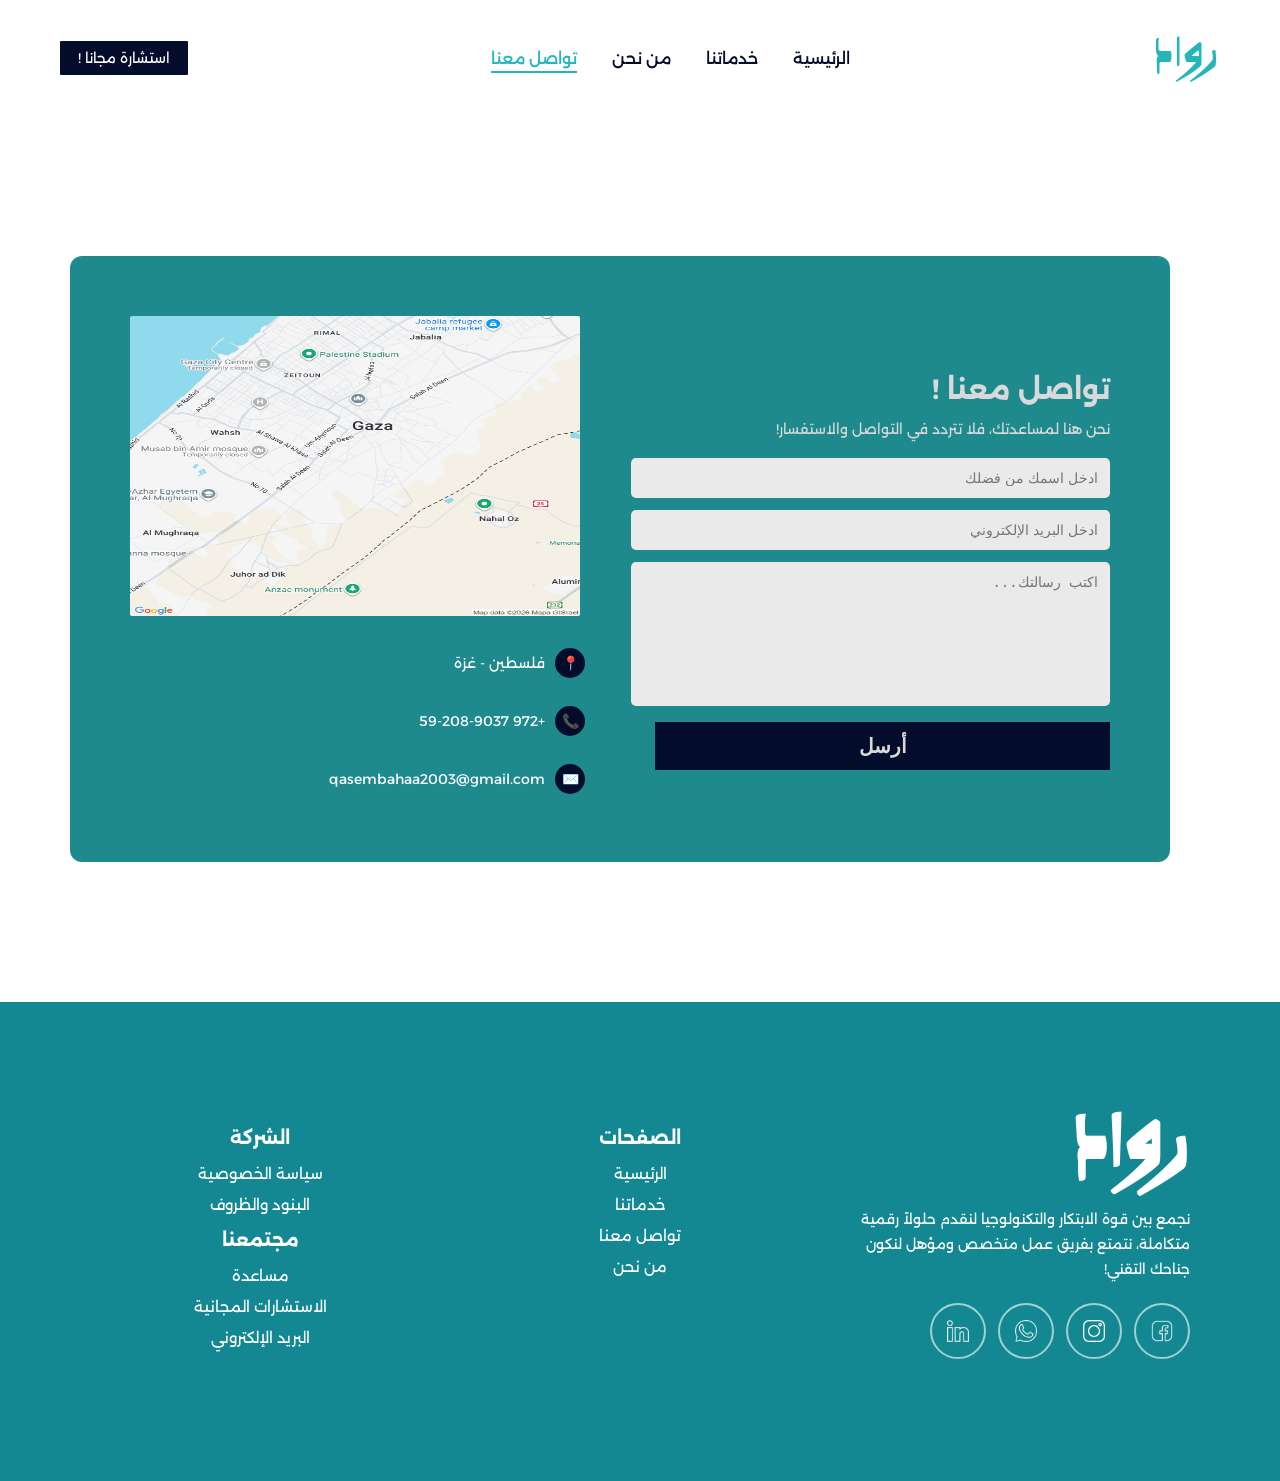
<file: contact.html>
<!doctype html>
<html lang="ar" dir="rtl">
  <head>
    <meta charset="UTF-8" />
    <meta name="viewport" content="width=device-width, initial-scale=1.0" />
    <link rel="stylesheet" href="css/style.css" />
    <link
      href="https://fonts.googleapis.com/css2?family=Alexandria:wght@300;400;500;600;700&family=Alkalami&display=swap"
      rel="stylesheet"
    />
    <title>Rwad Platform</title>
  </head>
  <body>
    <header class="navbar">
      <div class="logo">رواد</div>
      <div class="menu-toggle">☰</div>

      <nav class="nav-links">
        <a href="index.html">الرئيسية</a>
        <a href="services.html">خدماتنا</a>
        <a href="about.html">من نحن</a>
        <a href="contact.html" class="active">تواصل معنا</a>
      </nav>
      <a href="#" class="consult-btn">استشارة مجانا !</a>
    </header>

    <main class="container">
      <section class="contact">
        <div class="contact-box">
          <div class="contact-left">
            <img src="images/map_contact.png" class="map" alt="map" />

            <div class="contact-info">
              <div class="info-item">
                <span>📍</span>
                <p>فلسطين - غزة</p>
              </div>

              <div class="info-item">
                <span>📞</span>
                <p>+972 59-208-9037</p>
              </div>

              <div class="info-item">
                <span>✉️</span>
                <p>qasembahaa2003@gmail.com</p>
              </div>
            </div>
          </div>
          <div class="contact-right">
            <h2>تواصل معنا !</h2>
            <p>نحن هنا لمساعدتك، فلا تتردد في التواصل والاستفسار!</p>

            <input type="text" placeholder="ادخل اسمك من فضلك" />
            <input type="email" placeholder="ادخل البريد الإلكتروني" />

            <textarea placeholder="اكتب رسالتك..."></textarea>
            <button>أرسل</button>
          </div>
        </div>
      </section>
    </main>

    <footer class="footer">
      <div class="container footer-inner">
        <div class="footer-col">
          <div class="logo">رواد</div>

          <p>
            نجمع بين قوة الابتكار والتكنولوجيا لنقدم حلولاً رقمية متكاملة، نتمتع
            بفريق عمل متخصص ومؤهل لنكون جناحك التقني!
          </p>

          <div class="social">
            <a href="#"> <img src="images/facebook.png" alt="Facebook" /></a>
            <a href="#"><img src="images/instagram.png" alt="Instagram" /></a>
            <a href="#"><img src="images/whatsapp.png" alt="Whatsapp" /></a>
            <a href="#"><img src="images/linkedin.png" alt="Email" /></a>
          </div>
        </div>
        <div class="footer-col">
          <h3>الصفحات</h3>
          <a href="index.html">الرئيسية</a>
          <a href="services.html">خدماتنا</a>
          <a href="contact.html">تواصل معنا</a>
          <a href="about.html">من نحن</a>
        </div>
        <div class="footer-col">
          <h3>الشركة</h3>

          <a href="#">سياسة الخصوصية</a>
          <a href="#">البنود والظروف</a>

          <h3>مجتمعنا</h3>

          <a href="#">مساعدة</a>

          <a href="#">الاستشارات المجانية</a>

          <a href="#">البريد الإلكتروني</a>
        </div>
      </div>
    </footer>
    <script src="js/script.js"></script>
  </body>
</html>
</file>
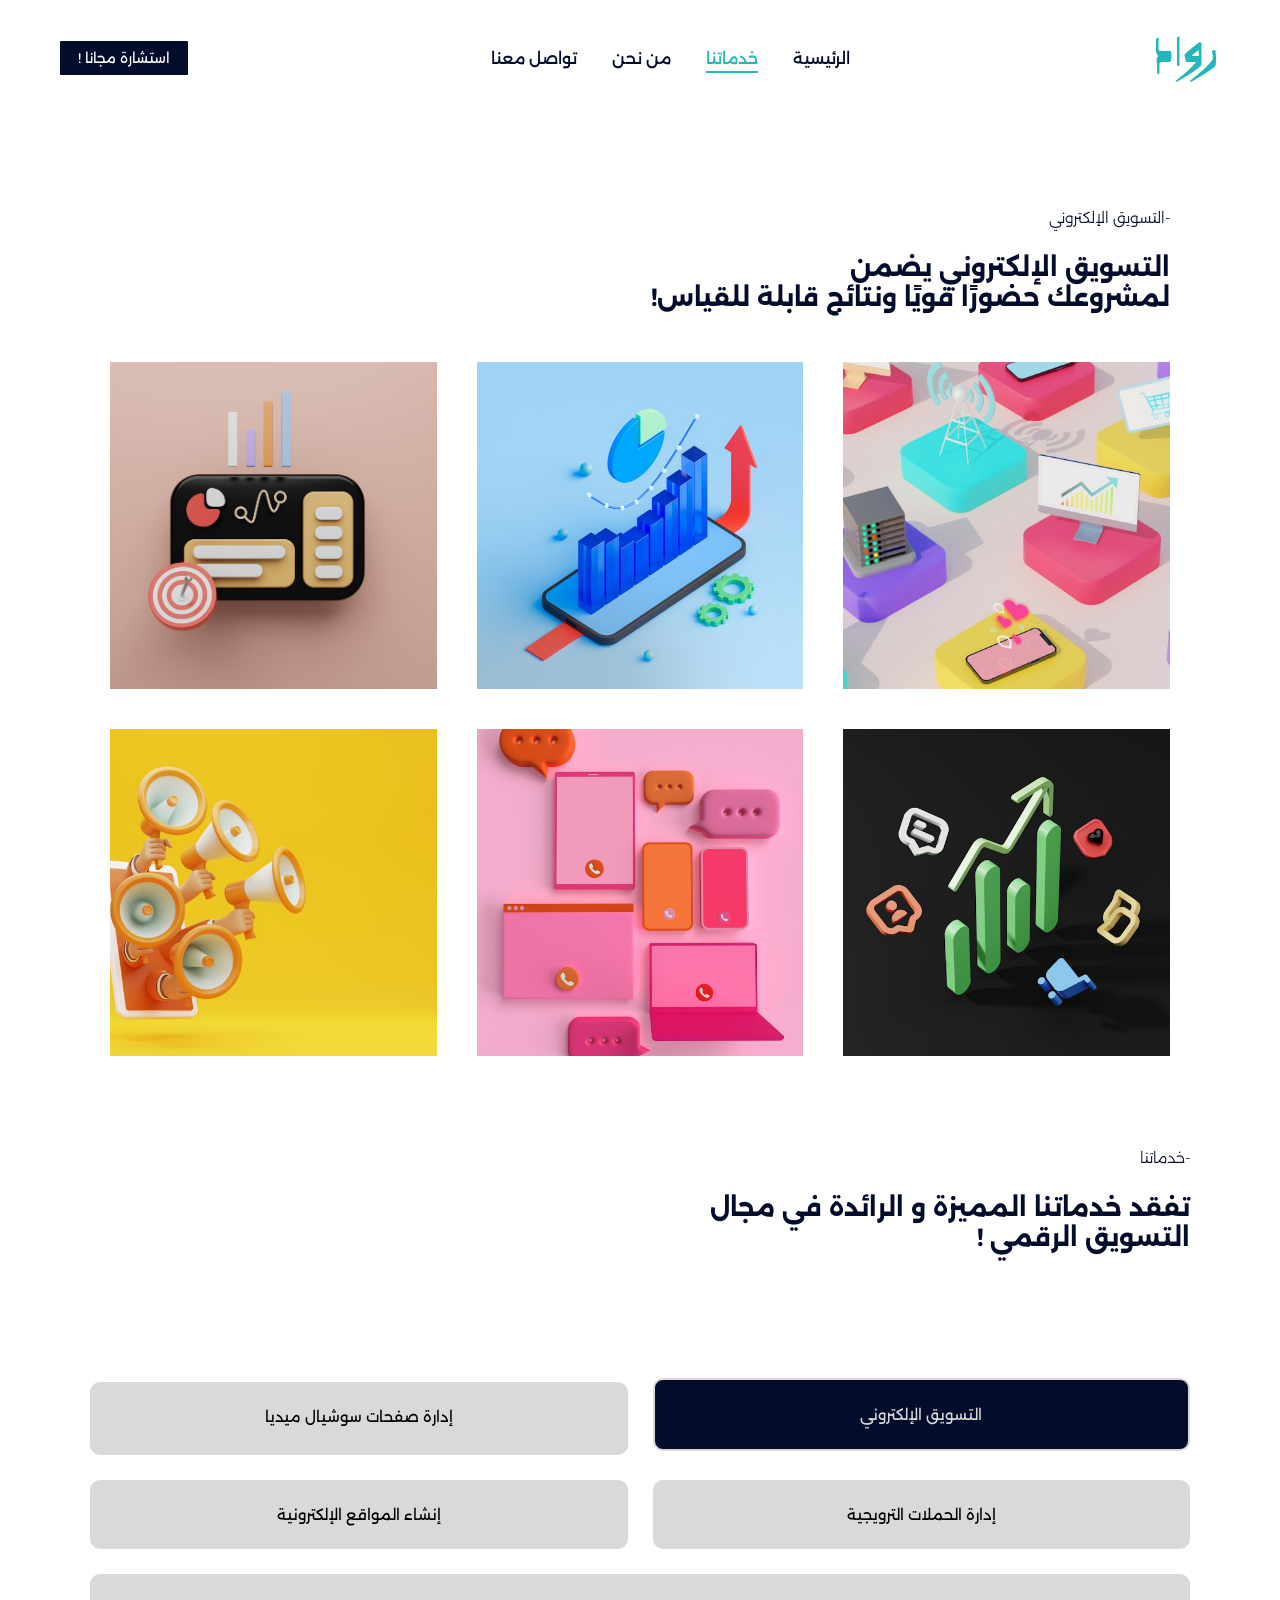
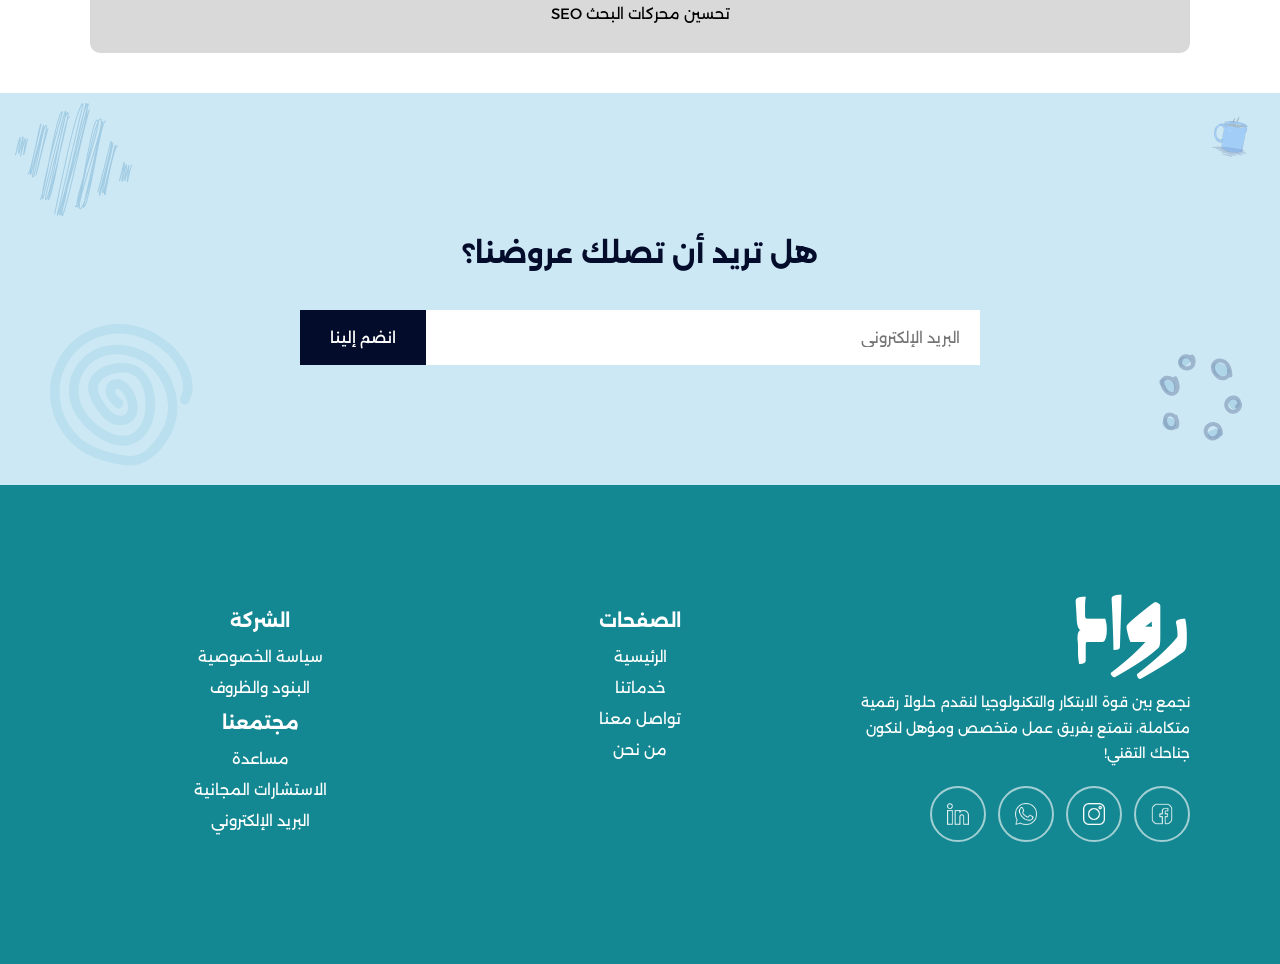
<file: product_0.html>
<!doctype html>
<html lang="ar" dir="rtl">
  <head>
    <meta charset="UTF-8" />
    <meta name="viewport" content="width=device-width, initial-scale=1.0" />
    <link rel="stylesheet" href="css/style.css" />
    <link
      href="https://fonts.googleapis.com/css2?family=Alexandria:wght@300;400;500;600;700&family=Alkalami&display=swap"
      rel="stylesheet"
    />
    <title>Rwad Platform</title>
  </head>
  <body>
    <header class="navbar">
      <div class="logo">رواد</div>
      <div class="menu-toggle">☰</div>

      <nav class="nav-links">
        <a href="index.html">الرئيسية</a>
        <a href="services.html" class="active">خدماتنا</a>
        <a href="about.html">من نحن</a>
        <a href="contact.html">تواصل معنا</a>
      </nav>
      <a href="#" class="consult-btn">استشارة مجانا !</a>
    </header>

    <main class="container">
      <section class="marketing">
        <div class="container">
          <div class="marketing-header">
            <h2>-التسويق الإلكتروني</h2>
            <p>
              التسويق الإلكتروني يضمن<br />
              لمشروعك حضورًا قويًا ونتائج قابلة للقياس!
            </p>
          </div>
          <div class="marketing-gallery">
            <img src="images/product_0_2.jpg" alt="" />
            <img src="images/product_0_3.jpg" alt="" />
            <img src="images/product_0_1.jpg" alt="" />
            <img src="images/product_0_5.jpg" alt="" />
            <img src="images/product_0_6.jpg" alt="" />
            <img src="images/product_0_4.jpg" alt="" />
          </div>
        </div>
      </section>
      <div class="services-header">
        <h2>-خدماتنا</h2>
        <p>تفقد خدماتنا المميزة و الرائدة في مجال <br />التسويق الرقمي !</p>
      </div>
      <div class="services-grid">
        <a href="product_0.html" class="service-box active">
          التسويق الإلكتروني
        </a>

        <a href="product_1.html" class="service-box">
          إدارة صفحات سوشيال ميديا
        </a>

        <a href="product_2.html" class="service-box">
          إدارة الحملات الترويجية
        </a>

        <a href="product_3.html" class="service-box">
          إنشاء المواقع الإلكترونية
        </a>

        <a href="product_4.html" class="service-box seo">
          تحسين محركات البحث SEO
        </a>
      </div>
    </main>

    <section class="newsletter" style="position: relative; overflow: hidden">
      <div
        style="
          position: absolute;
          top: 10px;
          left: 15px;
          opacity: 0.6;
          pointer-events: none;
        "
      >
        <svg
          width="118"
          height="114"
          viewBox="0 0 118 114"
          fill="none"
          xmlns="http://www.w3.org/2000/svg"
        >
          <path
            d="M8.89571 52.1639C8.75831 52.2451 8.60286 52.2684 8.4538 52.2275C8.19246 52.1603 8.02521 51.9045 8.06867 51.6371C8.88662 46.7334 9.58335 41.454 9.74805 38.4796C8.83378 41.9654 7.22127 48.4024 6.06094 53.0812C5.99603 53.3533 5.72477 53.5216 5.45026 53.4662C5.31806 53.4392 5.20153 53.3619 5.12524 53.2506C5.04896 53.1393 5.01889 53.0027 5.04137 52.8697C5.77838 48.4973 6.48933 43.8422 6.95993 40.2398C5.15536 48.5068 4.50049 50.3242 3.95375 50.6674L3.94181 50.6745C3.79545 50.7609 3.62927 50.7866 3.47247 50.7463C2.79299 50.5715 2.74508 50.2653 3.78173 42.9356C3.95924 41.6742 4.16417 40.2274 4.33381 38.8982C3.47399 42.251 2.35915 46.8023 1.74483 49.309C1.21986 51.4486 0.891666 52.5572 0.760244 52.6348L0.495529 52.1868L0.000411322 52.024C0.0381595 51.8969 0.361206 50.5818 0.735038 49.0594C4.35427 34.2883 4.47972 34.2142 4.77542 34.0395C4.89191 33.9707 5.04261 33.9461 5.18041 33.9816C5.93592 34.1759 5.97647 34.8651 4.81664 43.0776C4.62474 44.4442 4.40975 45.9695 4.25057 47.2482C5.10509 44.0637 6.21386 38.827 6.72825 36.4035C7.1503 34.408 7.43582 33.3635 7.5848 33.2701C7.70604 33.2025 7.85321 33.172 7.991 33.2074C8.5517 33.3517 8.96509 33.458 7.79723 41.8888C9.42006 35.5102 9.53655 35.4414 9.71277 35.3372C9.83225 35.2667 9.97697 35.2456 10.11 35.2798C10.6517 35.4192 11.2647 35.5768 10.3745 42.9772C10.4156 42.7877 10.4556 42.6029 10.496 42.4259C11.8772 36.0611 11.9956 35.7977 12.3356 35.5888C12.455 35.5182 12.6224 35.4878 12.7572 35.525C13.0376 35.5971 13.2052 35.8809 13.1314 36.1582C13.1057 36.258 13.057 36.3392 12.9869 36.4048C12.7402 36.9898 12.0904 39.9889 11.5132 42.6469C9.86488 50.2373 9.42805 51.8373 8.91241 52.1581L8.90345 52.1634L8.89571 52.1639ZM112.717 79.1221C112.597 79.1927 112.455 79.212 112.322 79.1778C111.7 79.0177 111.624 78.9981 112.732 68.9462L110.443 77.846C110.371 78.1263 110.088 78.294 109.81 78.2201C108.955 78.0001 108.992 76.9383 110.08 70.098C110.413 68.0077 110.87 65.1388 110.978 63.4872C110.522 65.1305 109.977 68.1362 109.549 70.5008C108.462 76.498 108.054 78.3028 107.421 78.7049C107.263 78.8062 107.08 78.8377 106.905 78.7925C106.102 78.5859 106.077 77.7742 107.591 68.9257C107.794 67.7419 108.021 66.4148 108.224 65.1423C107.265 68.8926 106.003 73.8974 105.037 77.7725C105 77.9024 104.914 78.0128 104.797 78.0806C104.681 78.1484 104.542 78.1681 104.411 78.1358C104.28 78.1034 104.167 78.0214 104.095 77.907C104.023 77.7927 103.999 77.655 104.027 77.523C104.027 77.523 105.148 73.0241 106.293 68.5159C108.63 59.2892 108.651 59.2768 108.917 59.1198C109.028 59.0545 109.181 59.0281 109.314 59.0624C110.132 59.2726 110.16 60.098 108.619 69.104C108.323 70.834 107.974 72.882 107.723 74.5855C107.999 73.2255 108.283 71.6596 108.527 70.3189C109.597 64.4037 110.108 61.9463 110.844 61.4747C111.009 61.3651 111.205 61.3343 111.385 61.3807C112.369 61.6337 112.2 63.4015 111.109 70.2638C111.004 70.9307 110.888 71.6558 110.775 72.3791L113.377 62.2629C113.394 62.1965 113.424 62.1341 113.465 62.0793C113.505 62.0245 113.557 61.9783 113.616 61.9435C113.675 61.9087 113.74 61.886 113.808 61.8766C113.875 61.8672 113.944 61.8713 114.011 61.8888C114.365 61.98 114.302 64.208 113.821 68.5728C113.726 69.4348 113.622 70.4034 113.513 71.3861C113.577 71.0986 113.646 70.8123 113.712 70.523C115.635 62.2103 116.072 61.9402 116.364 61.7595C116.513 61.6713 116.67 61.6432 116.824 61.6853C117.104 61.7574 117.272 62.0411 117.198 62.3185C117.16 62.4658 117.061 62.5847 116.941 62.6476C116.322 63.6864 114.449 71.6394 112.966 78.7811C112.936 78.9201 112.851 79.0427 112.73 79.1181L112.721 79.1234L112.717 79.1221ZM18.364 74.559C18.1938 74.6596 17.9984 74.6904 17.8178 74.6439C16.9863 74.4301 16.5599 73.5174 18.6612 63.6929C19.1761 61.2772 19.788 58.6027 20.4538 55.7876C19.6844 58.7888 18.9634 61.5923 18.3457 63.9841C17.753 66.2887 17.2562 68.2101 16.9044 69.5583C16.304 71.8634 16.2991 71.8824 16.1079 71.9954L16.1019 71.9989C15.9825 72.0695 15.8407 72.0888 15.7077 72.0546C15.1185 71.903 14.8597 71.2741 15.1648 68.5714C14.5816 70.2578 14.0701 71.2813 13.6184 71.5603C13.3681 71.7163 13.1433 71.704 13.0007 71.6674C12.9344 71.6507 12.872 71.6211 12.8171 71.5801C12.7623 71.5392 12.7162 71.4878 12.6814 71.4289C12.6466 71.37 12.6238 71.3048 12.6144 71.237C12.605 71.1693 12.6091 71.1003 12.6266 71.0341C12.6545 70.9251 12.7171 70.8281 12.8051 70.7579C12.8931 70.6878 13.0016 70.6482 13.1141 70.6453C14.6414 69.336 18.4044 51.6029 20.9009 39.8283C24.0752 24.8567 24.9716 21.0269 25.6946 20.5796C25.8379 20.4949 25.9993 20.468 26.1544 20.5053C26.6723 20.6385 26.5782 21.0931 26.4226 21.8459C26.3297 22.2956 26.183 22.9545 25.9734 23.8682C25.5762 25.5897 24.9896 28.0478 24.3105 30.895C22.0804 40.2355 17.412 59.785 16.2923 67.7722C18.5956 58.8761 24.5344 35.707 27.9701 22.2895C27.9871 22.2233 28.017 22.1612 28.058 22.1066C28.0991 22.052 28.1504 22.006 28.2092 21.9713C28.268 21.9365 28.3331 21.9137 28.4007 21.9041C28.4683 21.8945 28.5372 21.8983 28.6033 21.9153C29.1165 22.0473 29.3531 22.3387 28.6221 25.9983C29.3301 23.807 29.9878 22.4513 30.6134 22.0575C30.9247 21.8614 31.2025 21.8746 31.3813 21.9181C32.0703 22.0953 32.4162 23.0353 31.1314 29.9314C32.1271 26.2766 32.4462 25.5481 32.6714 25.411C32.7784 25.3398 32.9493 25.3153 33.0824 25.3496C33.3627 25.4217 33.5304 25.7054 33.4565 25.9828C33.4321 26.0778 33.3803 26.1608 33.318 26.2258C32.557 27.8158 27.6302 47.8282 24.6746 59.8418C22.5765 68.3669 21.4405 72.6822 21.2664 72.7877C21.1375 72.8558 21.0022 72.8793 20.8692 72.8451C20.3513 72.7119 20.4417 72.2716 20.6083 71.4761C20.7061 71.0073 20.8619 70.3229 21.0801 69.376C21.4961 67.5908 22.1035 65.052 22.8118 62.111C25.6177 50.4236 31.3427 26.5789 30.9908 23.0917C30.5643 23.5975 29.6078 25.5046 27.9362 32.5849C26.6076 38.2134 25.209 45.3944 23.8531 52.3406C20.892 67.5368 19.5692 73.8026 18.3897 74.5478L18.3688 74.5602L18.364 74.559ZM24.6787 42.7782C24.6457 42.9065 24.6145 43.0378 24.5833 43.1691C21.9652 53.8308 18.1161 69.5154 18.1549 73.107C19.2351 70.5909 21.1318 60.843 22.8281 52.1403C23.4796 48.7896 24.097 45.6606 24.6787 42.7782ZM90.3088 92.1359C90.1893 92.2065 90.0476 92.2257 89.9145 92.1915C89.7292 92.1439 89.4635 92.0147 89.2653 91.6725C88.9718 91.1689 88.8987 90.1926 89.0063 88.7993C88.5097 90.2572 88.3323 90.3661 88.1919 90.4491C88.0747 90.5304 87.9038 90.5548 87.7565 90.5169C86.8775 90.2908 86.724 88.6125 89.2756 76.7812C85.8914 90.7566 85.3557 92.4552 84.9363 92.707C84.8193 92.7681 84.6554 92.8045 84.5206 92.7673C84.4334 92.7437 84.3517 92.7031 84.2803 92.6478C84.2089 92.5925 84.1491 92.5235 84.1045 92.445C83.484 91.3811 84.992 85.4492 88.8395 71.1396C90.8102 63.8221 92.8475 56.2557 94.2414 50.1171C95.4347 44.8667 95.8074 42.1079 95.8707 40.6601C94.859 44.6629 92.4101 54.322 89.969 63.8919C88.1049 71.1989 86.6101 77.0303 85.5227 81.2188C84.1229 86.6154 83.333 89.3682 83.153 89.4773C83.0335 89.5479 82.8918 89.5671 82.7558 89.5347C82.4784 89.4608 82.3107 89.1771 82.3816 88.9015C82.3926 88.8587 82.4084 88.8172 82.4306 88.7798C82.9753 87.2532 91.0988 55.2943 95.3469 38.4914C95.3812 38.3584 95.4592 38.2518 95.5889 38.1712C95.7084 38.1006 95.8501 38.0813 95.9832 38.1155C96.159 38.1607 96.4134 38.2844 96.601 38.6088C96.9204 39.1494 96.9685 40.3016 96.7971 41.9825C97.3282 40.1738 97.6278 39.5011 97.8471 39.3675L97.8501 39.3657C97.9696 39.2951 98.1357 39.2695 98.2718 39.3019C98.7628 39.4282 97.7814 44.6783 95.3278 55.0522C92.8471 65.544 88.9377 82.0541 88.2666 87.7656C90.3696 81.0267 95.9308 58.0847 99.6335 42.2409C99.6659 42.1048 99.7494 41.987 99.8719 41.9146C100 41.8388 100.134 41.82 100.272 41.8555C100.453 41.9019 100.604 42.0219 100.707 42.1952C100.878 42.4849 100.902 43.0789 100.786 44.042C101.165 43.3186 101.527 42.8266 101.866 42.61C102.209 42.3916 102.516 42.3996 102.711 42.4497C102.991 42.5218 103.159 42.8055 103.085 43.0829C103.015 43.3537 102.744 43.5221 102.47 43.4619C102.085 43.573 100.102 45.3124 95.2728 67.7536C92.7033 79.6841 90.5791 91.6659 90.5593 91.7824C90.5351 91.9256 90.4521 92.0512 90.3285 92.1283L90.3105 92.1389L90.3088 92.1359ZM91.7987 79.4489C91.6511 80.0721 91.5102 80.6792 91.3776 81.2733C90.5348 85.0231 90.1638 87.3619 90.0325 88.8176C90.4447 86.5552 91.0596 83.2584 91.7987 79.4489ZM82.6253 88.5842C82.5626 88.6213 82.5099 88.6685 82.4703 88.7242C82.5201 88.6585 82.5817 88.6059 82.6552 88.5666L82.6253 88.5842ZM33.7412 97.0249C33.4575 97.1926 33.2047 97.1808 33.0414 97.1362C32.9752 97.1192 32.9131 97.0894 32.8585 97.0483C32.8039 97.0073 32.7579 96.9559 32.7232 96.8971C32.6884 96.8383 32.6656 96.7732 32.656 96.7056C32.6464 96.638 32.6502 96.5692 32.6673 96.503C33.2813 94.1254 33.9138 91.6563 34.5592 89.1273C33.314 93.683 32.2283 96.3876 31.2424 97.0104C30.8982 97.2259 30.6002 97.2125 30.4054 97.1624C29.8067 97.0084 29.7103 96.4771 30.2823 93.4554C30.6309 91.6175 31.217 88.9744 32.0755 85.3805C33.6797 78.6704 36.0013 69.6143 38.4586 60.0308C40.3872 52.5125 42.5677 43.9951 44.5288 36.0748C46.338 27.2087 47.8804 20.3256 49.2352 15.7373C49.6798 13.5162 49.9901 11.709 50.1296 10.4378C46.83 21.4942 33.6808 74.3823 28.4034 95.8268C28.3709 95.9629 28.2857 96.0777 28.1662 96.1483C28.0527 96.2154 27.902 96.2399 27.769 96.2057C27.5884 96.1593 27.3305 96.0296 27.134 95.6903C27.0334 95.5201 26.8982 95.2776 26.8195 94.6874C26.2989 96.1797 25.8299 97.0773 25.4009 97.347C25.1386 97.51 24.9031 97.5001 24.751 97.461C24.6847 97.4443 24.6223 97.4147 24.5674 97.3737C24.5126 97.3328 24.4665 97.2814 24.4317 97.2225C24.3969 97.1636 24.3741 97.0984 24.3647 97.0306C24.3553 96.9629 24.3594 96.8939 24.3769 96.8277C24.438 96.5902 24.6526 96.4351 24.8877 96.4373C25.1916 96.1812 25.8115 94.9728 26.9913 90.3952C27.5285 85.8347 29.1466 77.1701 33.2823 60.3611C38.9652 31.3029 43.2542 10.5794 46.6709 8.42363C47.094 8.15756 47.4651 8.17197 47.7027 8.23307C47.8405 8.26851 47.9524 8.35555 48.0247 8.47801C48.0953 8.59748 48.1134 8.74397 48.0732 8.88055C48.0147 9.0884 42.0878 29.9657 36.7097 50.9942C35.8194 54.4659 35.0189 57.6669 34.2927 60.6184C34.2834 60.6642 34.2742 60.7099 34.2667 60.7587C31.5994 74.3992 29.5987 84.4826 28.0235 90.5872C27.8342 92.19 27.7824 93.2481 27.8003 93.9468C29.1468 88.485 33.6669 70.1917 38.2324 52.0368C49.2588 8.20017 49.7708 7.89364 50.1472 7.67128C50.2666 7.60069 50.4221 7.57734 50.5581 7.6098C51.1188 7.754 51.3832 8.33115 51.1254 10.6433C51.4937 9.95026 51.8502 9.48977 52.1944 9.27433C52.5475 9.0536 52.8532 9.06638 53.0528 9.1177C53.5375 9.24236 54.0031 9.36212 53.2242 14.2227C53.4019 13.9847 53.5732 13.8109 53.7447 13.7056C54.0572 13.5048 54.3535 13.5151 54.5358 13.5645C54.8161 13.6367 54.9838 13.9204 54.9099 14.1978C54.8415 14.4639 54.5762 14.6287 54.31 14.5805C54.0528 14.684 53.4782 15.362 52.4366 18.5845C52.155 20.0243 51.8171 21.6826 51.4121 23.6023C49.902 30.7242 47.6335 40.5588 44.6594 52.8413C44.3884 54.1901 44.1205 55.5371 43.852 56.8764C39.0407 80.9307 35.961 95.6328 33.7699 97.012L33.743 97.0279L33.7412 97.0249ZM40.6636 55.6333C40.2669 57.1853 39.8673 58.7391 39.4719 60.2864C35.3854 76.224 31.1682 92.6701 30.9487 95.9267C31.509 95.2451 32.7846 92.6096 35.0734 82.7751C36.8137 75.2995 38.7608 65.405 40.6666 55.6315L40.6636 55.6333ZM38.5341 77.6316C36.7989 84.536 35.3466 90.2416 34.4934 93.5785C35.1274 91.7734 36.0036 88.7211 37.2046 83.579C37.6341 81.7417 38.0772 79.7431 38.5341 77.6316ZM45.4894 36.555C44.3737 42.0255 43.2315 47.8944 42.1097 53.6546C39.5609 66.7456 37.471 77.2645 35.6936 84.6773C38.3172 74.3387 41.0914 63.1979 43.6158 52.7527C46.9277 36.2612 49.4431 24.3345 51.4579 18.2239C52.2733 14.0592 52.7042 11.2216 52.6157 10.2262C52.2536 10.5409 51.4933 11.7638 50.1978 16.2002C49.7117 18.6512 49.0499 21.6776 48.1921 25.3476C47.39 28.7913 46.4761 32.571 45.4906 36.5502L45.4894 36.555ZM46.7361 9.77529C44.3968 12.7451 41.2041 26.3898 38.093 41.5094C41.9672 26.7811 45.6352 13.6817 46.7361 9.77529ZM69.1965 104.328C68.8321 104.543 68.5169 104.528 68.3108 104.472C68.1797 104.439 68.0669 104.355 67.9963 104.239C67.9258 104.124 67.9031 103.985 67.933 103.853L68.0029 103.542C67.3636 104.738 66.7693 105.512 66.2291 105.859C65.8287 106.116 65.4361 106.195 65.0464 106.095C64.8041 106.032 64.4625 105.864 64.2085 105.413C63.894 104.854 63.7857 103.886 63.8548 102.564C63.4202 104.352 63.2497 104.67 63.0561 104.793C62.9384 104.866 62.774 104.895 62.6362 104.859C62.4033 104.799 62.073 104.636 61.8279 104.201C61.7126 103.999 61.6263 103.743 61.5641 103.434C61.3859 103.664 61.2127 103.835 61.0401 103.945C60.6797 104.174 60.3705 104.155 60.1679 104.105C60.1015 104.089 60.0391 104.059 59.9843 104.018C59.9295 103.977 59.8834 103.926 59.8486 103.867C59.8138 103.808 59.791 103.743 59.7816 103.675C59.7722 103.607 59.7763 103.538 59.7938 103.472C59.8104 103.406 59.8401 103.344 59.881 103.289C59.9219 103.234 59.9733 103.188 60.0322 103.153C60.0911 103.118 60.1564 103.095 60.2241 103.086C60.2919 103.077 60.3608 103.081 60.427 103.098C60.5687 103.079 60.8957 102.862 61.4583 101.57C61.6224 96.9237 64.0937 87.3844 67.9456 74.1803C68.6525 70.4866 69.3766 66.6176 70.1149 62.6635C75.0621 36.1998 78.5385 18.7045 81.6637 16.717C82.0862 16.4432 82.4579 16.4653 82.6955 16.5264C82.9141 16.5826 83.2171 16.734 83.4441 17.1318L83.4706 17.1766C83.881 16.4868 84.2697 16.0194 84.6378 15.7899C85.0417 15.5391 85.3819 15.5557 85.5987 15.6089C85.8648 15.6774 86.2402 15.8626 86.5177 16.3595C86.8269 16.9102 86.9602 17.7905 86.9444 18.9845L87.0647 18.4379C87.1261 18.1599 87.3986 17.9868 87.676 18.0404C87.9535 18.0941 88.1356 18.3613 88.0867 18.64C88.0768 18.6982 87.7959 20.2826 87.2999 22.9894C88.2221 19.9945 89.0584 18.1908 89.84 17.6927C90.1884 17.4708 90.4881 17.4871 90.6829 17.5372C90.9633 17.6093 91.1309 17.893 91.0571 18.1704C90.9862 18.446 90.7132 18.6113 90.4381 18.5482C90.1067 18.6352 88.864 19.8328 86.2129 31.3321C84.4377 39.0418 82.4326 49.5066 80.4953 59.6291C75.5537 85.4407 72.1023 102.494 69.255 104.297L69.2132 104.322L69.1965 104.328ZM81.8832 41.5383C80.1384 47.574 78.0124 54.54 75.6228 62.2944C69.9033 80.849 63.4227 101.88 65.1157 104.909C65.2045 105.067 65.2758 105.085 65.3043 105.092C65.3376 105.101 65.4468 105.129 65.6626 104.989C66.3665 104.537 67.5161 102.855 69.273 97.8554L81.8802 41.5401L81.8832 41.5383ZM70.298 98.0557L69.2299 102.829C70.9189 100.3 73.1105 91.1878 75.387 80.1799C73.4998 87.8228 71.8013 93.7868 70.298 98.0557ZM62.4551 101.811C62.4412 102.456 62.4865 102.969 62.5905 103.343C62.8682 102.313 63.3198 100.281 63.8858 97.6173C63.3856 99.3555 62.9132 100.759 62.4533 101.808L62.4551 101.811ZM65.1397 88.084C64.4029 90.929 63.7808 93.5249 63.3201 95.7595C63.6943 94.3537 64.1042 92.681 64.5604 90.6909C64.7535 89.8515 64.9444 88.9811 65.1414 88.087L65.1397 88.084ZM71.7029 65.1262C70.0881 72.7049 68.5739 80.0791 67.2991 86.2964L67.1496 87.0254C69.1246 79.8585 71.797 71.1915 74.6324 61.989C80.6623 42.4249 87.4951 20.2508 85.6015 16.8686C85.4951 16.6816 85.3954 16.6357 85.3319 16.6168C85.3034 16.6095 85.2533 16.627 85.1816 16.6694C84.8315 16.8883 84.3711 17.4868 83.7772 18.7322C83.9704 23.8605 79.8226 38.1258 73.3476 59.6575C72.804 61.4655 72.2556 63.2926 71.7059 65.1244L71.7029 65.1262ZM80.4756 52.6051L74.1833 80.7138C75.5594 75.1861 77.1187 68.434 78.8857 60.1852C79.4289 57.6399 79.9619 55.1047 80.4756 52.6051ZM82.2392 17.5818L82.2183 17.5942C79.2466 19.487 74.9441 42.4791 71.147 62.7871C75.5094 42.4675 79.646 25.1825 82.7497 18.5414C82.7191 18.1485 82.645 17.8458 82.5327 17.6421C82.5115 17.6063 82.4727 17.5406 82.4317 17.5325C82.4127 17.5277 82.3557 17.513 82.2392 17.5818ZM82.5078 21.8556C81.1167 25.7279 79.2216 32.2391 76.6639 42.962C75.9842 45.8014 75.3038 48.7622 74.6211 51.7807C78.1801 39.8539 81.5596 28.0734 82.5078 21.8556ZM47.6708 113.262C47.5184 113.352 47.3415 113.38 47.18 113.339C47.0374 113.302 46.8393 113.206 46.6876 112.949C46.5588 112.731 46.3553 112.379 46.465 110.662C46.014 111.727 45.6816 112.133 45.3942 112.315C45.1379 112.474 44.9053 112.462 44.755 112.426C44.5982 112.386 44.465 112.283 44.3833 112.138C44.1434 111.712 44.3853 110.171 45.4432 106.205C43.5895 111.975 42.9885 112.342 42.6515 112.549C42.431 112.687 42.2127 112.679 42.0797 112.645C41.8041 112.574 41.637 112.298 41.7031 112.021L67.4015 1.6352C65.5022 3.76074 61.0913 14.3615 51.4322 57.6684C45.503 84.2569 40.4024 110.618 40.3525 110.881C40.3218 111.012 40.2416 111.127 40.1285 111.2C40.0154 111.273 39.8783 111.3 39.7459 111.275C39.6135 111.249 39.4962 111.173 39.4185 111.063C39.3408 110.953 39.3088 110.817 39.3292 110.684C39.3792 110.421 44.4805 84.0471 50.4163 57.4426C58.4119 21.5981 64.0697 2.40698 67.2373 0.402466C67.6765 0.122815 68.0447 0.138987 68.2823 0.200093C68.5579 0.270975 68.725 0.546992 68.6589 0.823807L43.6038 108.452C45.5482 103 49.5314 89.0494 57.6983 55.0702C58.3172 52.4963 58.9344 49.9194 59.5377 47.3669C62.7334 32.1449 65.5126 19.7439 67.8862 11.5194C69.4308 4.75594 70.3882 0.511235 70.4104 0.405474C70.4411 0.266456 70.5246 0.148616 70.647 0.0762633C70.7665 0.00567249 70.9124 -0.0201151 71.0473 0.0170915C71.5034 0.134415 71.875 0.442746 72.1501 0.928926L72.1643 0.952821C72.3033 0.806203 72.4415 0.692309 72.5771 0.60814C72.9751 0.360939 73.338 0.368153 73.5613 0.425592C73.6943 0.459812 73.811 0.548062 73.8815 0.667536C73.9521 0.787011 73.9684 0.930516 73.9342 1.06356C73.9153 1.1271 73.4936 2.69798 72.7636 5.41809C72.6934 7.61133 72.3435 10.4292 71.7556 13.7786C73.6064 6.76965 73.9584 6.55366 74.2553 6.3742C74.3772 6.29411 74.5541 6.26615 74.7061 6.30526C74.9865 6.37736 75.1541 6.66111 75.0803 6.93848C75.0424 7.08577 74.9446 7.19995 74.8264 7.26579C73.6722 9.10423 68.3839 31.6351 63.2665 53.4324C53.5434 94.8509 49.2283 112.318 47.6767 113.259L47.6708 113.262ZM48.3424 104.653C47.5928 108.868 47.4216 110.863 47.4672 111.779C49.6315 106.978 56.5941 77.317 62.2561 53.1953C62.7823 50.9623 63.3006 48.7501 63.8091 46.5758C60.6999 57.8179 57.0298 70.3342 53.1947 83.2463C52.1028 88.4569 51.0672 93.2515 50.1158 97.3838C49.4305 100.364 48.845 102.749 48.3412 104.658L48.3424 104.653ZM47.9653 101.028C46.7751 105.192 45.8793 108.498 45.506 110.294C45.9185 109.301 46.5084 107.51 47.3462 104.331C47.52 103.35 47.7262 102.253 47.9653 101.028ZM52.342 81.1551C51.2943 85.2677 50.3628 88.8402 49.5345 91.9327C49.973 90.4447 50.4448 88.8563 50.949 87.1521C51.3739 85.2932 51.836 83.2996 52.342 81.1551ZM70.9664 12.1495C68.2069 22.5241 63.9066 38.85 59.7653 55.2472C58.6414 59.6932 57.5324 64.143 56.4383 68.5964C62.2412 48.7917 68.7434 25.6282 70.9682 12.1525L70.9664 12.1495ZM60.4899 47.86C60.3713 48.4298 60.2526 48.9996 60.1309 49.5711C64.8922 30.8815 69.6174 13.14 71.7483 5.17977C71.766 4.62968 71.758 4.07906 71.7244 3.52972C70.8872 5.29771 69.9426 8.08419 68.9298 11.608C66.8949 20.5149 63.8173 33.8497 60.4882 47.857L60.4899 47.86ZM72.5553 2.07166C72.56 2.09311 72.5628 2.11158 72.5674 2.13303C72.5784 2.09026 72.5882 2.05225 72.601 2.01247C72.5853 2.03378 72.5727 2.05334 72.5553 2.07166ZM71.2417 1.43745C71.1577 1.81351 71.0436 2.31609 70.9037 2.9387C71.0902 2.55857 71.2716 2.21767 71.4515 1.922C71.392 1.73953 71.3217 1.57959 71.2435 1.44043L71.2417 1.43745Z"
            fill="#1974AB"
            fill-opacity="0.4"
          />
        </svg>
      </div>
      <div
        style="
          position: absolute;
          top: 15px;
          right: 20px;
          opacity: 0.55;
          pointer-events: none;
        "
      >
        <svg
          width="57"
          height="57"
          viewBox="0 0 57 57"
          fill="none"
          xmlns="http://www.w3.org/2000/svg"
        >
          <path
            d="M9.47085 38.8007C10.8094 38.8196 12.147 38.8625 13.4832 38.9262C13.4291 38.6772 13.5485 38.3815 13.8462 38.3839C13.8856 38.3838 13.9255 38.3855 13.9649 38.3854L13.969 38.386C20.6993 38.4471 27.4153 39.1332 34.0128 40.4702C35.9092 40.8543 37.7943 41.2929 39.6672 41.7808C39.902 41.8418 40.0138 42.039 40.02 42.2317C40.4196 42.3277 40.8198 42.4255 41.2189 42.5248C41.7641 42.6614 41.645 43.534 41.0913 43.3987C40.1825 43.1772 39.2714 42.9663 38.3589 42.7644C38.8337 42.8907 39.3081 43.0186 39.7813 43.1496C40.1876 43.2625 40.2334 43.7749 39.9733 43.9622C40.8641 44.1861 41.7531 44.4164 42.6402 44.6539C42.8521 44.7108 42.965 44.878 42.989 45.0523C43.4096 45.2678 43.3086 45.9765 42.7663 45.8889C39.5367 45.3636 36.306 44.8391 33.0764 44.3138L34.2986 44.5727L39.56 45.6852C40.1123 45.8019 39.9934 46.6678 39.4324 46.5591C38.0974 46.3019 36.7609 46.0528 35.423 45.812C36.5278 46.0721 37.6311 46.3379 38.7331 46.6119C39.2753 46.7463 39.1694 47.6033 38.6055 47.4858C35.3266 46.8043 32.0302 46.2082 28.7214 45.6973C30.0909 46.0723 31.4518 46.477 32.8042 46.9115C33.3112 47.0743 33.0227 47.7773 32.5624 47.7528C30.3863 47.6384 28.212 47.4825 26.042 47.2861C26.9806 47.5153 27.9191 47.7453 28.8569 47.9744C29.3468 48.0945 29.3438 48.7396 28.848 48.8497L27.5361 49.1412C27.1147 49.2345 26.9532 48.7521 27.1407 48.4605C24.5303 47.8222 21.9207 47.1849 19.3104 46.5466C18.768 46.4138 18.8637 45.5981 19.438 45.6727C22.5489 46.0768 25.6699 46.3945 28.798 46.6295C25.5117 45.7175 22.1787 44.9829 18.8119 44.4275C18.2494 44.3345 18.3752 43.4963 18.9395 43.5536C19.7901 43.6402 20.6397 43.7333 21.4895 43.8314C21.2487 43.7887 21.0081 43.7452 20.7673 43.7025C19.0767 43.4054 17.3836 43.1255 15.6883 42.8603C15.126 42.7723 15.2514 41.919 15.816 41.9864C17.4751 42.1835 19.1322 42.3945 20.7878 42.6162C19.0675 42.2528 17.3482 41.8887 15.628 41.5252C15.5557 41.5096 15.4951 41.4832 15.4448 41.4491C14.6973 41.3274 13.9489 41.2063 13.2014 41.0846C12.7319 41.0085 12.6961 40.2045 13.2104 40.2093C13.2496 40.21 13.2897 40.2108 13.3291 40.2107C13.3684 40.2106 13.3299 40.2108 13.3307 40.2109C13.4594 40.2122 13.5881 40.2142 13.7167 40.2162C12.261 40.0254 10.8037 39.8444 9.34474 39.6757C8.76346 39.6084 8.92253 38.7943 9.47237 38.8018L9.47085 38.8007Z"
            fill="#49578C"
            fill-opacity="0.4"
          />
          <path
            d="M11.4911 22.3797C11.7938 21.1613 12.2344 19.9957 12.832 18.8907C13.0054 18.5694 13.3713 18.586 13.5587 18.7825C13.6102 18.682 13.6625 18.5816 13.7132 18.481C13.7283 18.4523 13.7446 18.427 13.7622 18.4036C13.6936 18.2429 13.7168 18.0437 13.8977 17.8943C14.3051 17.5586 14.7299 17.2472 15.169 16.958C15.8033 16.4955 16.4914 16.1129 17.2223 15.8144C17.4752 15.7115 17.6777 15.8382 17.7659 16.0253C17.7758 15.9974 17.7888 15.9717 17.8041 15.9471C17.8822 15.8078 18.0294 15.7062 18.2327 15.7242C18.3121 15.7308 18.3908 15.7364 18.4703 15.743C19.2612 15.7103 20.0521 15.7471 20.8375 15.8559C21.1444 15.8983 21.2435 16.143 21.1881 16.3618C21.3965 16.4885 21.3857 16.7515 21.2497 16.9376C21.2526 16.9523 21.2529 16.9674 21.2549 16.9819C21.2621 16.9846 21.27 16.9875 21.2773 16.9894C21.2922 16.9505 21.3128 16.9125 21.3411 16.879C21.3573 16.8604 21.3725 16.8417 21.3887 16.8231C21.3889 16.8215 21.3875 16.8196 21.3869 16.8178C21.277 16.4242 21.5794 16.1477 21.9066 16.0054C22.2205 15.8687 22.4648 16.1104 22.4966 16.3745C22.7188 16.2462 22.9433 16.3142 23.0743 16.4606C23.0821 16.4584 23.0901 16.4554 23.098 16.4532C23.3238 16.3857 23.5732 16.5125 23.6739 16.7005C23.9129 16.6634 24.0979 16.8588 24.134 17.0817C24.2563 17.1038 24.3633 17.1738 24.434 17.2687C24.4989 17.243 24.563 17.2172 24.6285 17.1925C24.8631 17.1053 25.1338 17.2646 25.2234 17.4761C25.2464 17.4677 25.2686 17.4593 25.2908 17.4508C25.5854 17.3481 25.8271 17.5392 25.8779 17.776C26.1032 17.7067 26.3301 17.6436 26.5596 17.5858C26.8552 17.511 27.0108 17.7296 27.0244 17.9694C27.2871 18.0278 27.4393 18.2987 27.3362 18.5516C27.7854 18.4171 28.2412 18.3003 28.703 18.2053C29.0457 18.1348 29.3087 18.5642 29.1515 18.8494C29.6143 18.742 30.0856 18.6676 30.569 18.6369C30.9079 18.6153 31.0906 18.8898 31.0409 19.1555C31.5276 19.039 32.02 18.9409 32.5171 18.862C32.7777 18.8205 32.9522 19.0017 32.9909 19.2125C33.4966 19.0921 34.0053 18.9856 34.5172 18.892C34.7865 18.8426 35 19.0948 35.0144 19.3398C35.3736 19.2767 35.7354 19.2248 36.0994 19.1859C36.4567 19.1477 36.6201 19.4386 36.5629 19.7041C37.1039 19.6005 37.648 19.5092 38.1943 19.4324C38.5541 19.382 38.7323 19.7153 38.656 19.9913C38.8512 19.9621 39.0477 19.9355 39.2446 19.9115C40.3826 19.4461 41.5772 19.1335 42.7972 18.9819C43.1256 18.9411 43.3058 19.2144 43.2708 19.4772C43.5168 19.421 43.8048 19.5527 43.8263 19.8129C43.8744 19.8902 43.8938 19.9868 43.8644 20.1023C43.8319 20.2273 43.7978 20.3521 43.7636 20.4769C44.0199 20.4591 44.3003 20.7009 44.2634 20.9878C44.0934 22.3068 43.618 23.5493 42.8733 24.6412C42.6989 25.0444 42.4948 25.4383 42.2616 25.8195C42.2614 25.9133 42.2368 26.0068 42.1852 26.0847C42.0713 26.2572 41.9495 26.4203 41.8218 26.5783C41.8582 26.633 41.8812 26.6992 41.8828 26.7798C41.8905 27.1758 41.8641 27.5716 41.8037 27.963C41.8623 29.6143 41.6102 31.2546 41.0598 32.8161C41.1643 32.972 41.1779 33.2 41.0627 33.3641C40.9929 33.4636 40.921 33.5602 40.8483 33.6568C40.8439 33.698 40.8345 33.7393 40.8177 33.7804C40.6219 34.255 40.368 34.6868 40.0733 35.0875C40.1086 35.0927 40.1438 35.0978 40.1784 35.1079C40.6169 35.2297 40.752 35.6631 40.6364 36.0707C40.5462 36.3899 40.3329 36.687 40.1175 36.9578C40.1606 36.995 40.2022 37.0371 40.242 37.0856C40.3307 37.1949 40.3676 37.4012 40.2922 37.5275C40.1075 37.8346 39.9081 38.1278 39.6954 38.4091C39.7367 38.4645 39.7652 38.5331 39.7762 38.6126C39.8418 39.1036 39.6032 39.5393 39.2768 39.922C39.5479 39.9633 39.7928 40.2586 39.6363 40.5338C39.4751 40.8175 39.2879 41.0732 39.0833 41.3104C39.2759 41.2582 39.4692 41.2077 39.6643 41.1617C40.0268 41.0756 40.3273 41.6093 40.0641 41.8756C39.1288 42.8216 38.0123 43.5352 36.7551 43.9511C36.07 44.2219 35.3517 44.4109 34.6113 44.5104C34.5933 44.5128 34.5748 44.5135 34.5564 44.5133C34.4733 44.5891 34.3593 44.636 34.2178 44.6304C32.91 44.5784 31.6016 44.5255 30.2938 44.4735C30.144 44.4675 30.0407 44.3838 29.9825 44.2715C29.7242 44.3032 29.4649 44.3248 29.2045 44.3362C28.7806 44.3546 28.6088 43.8858 28.7969 43.6244C28.3862 43.7419 27.9647 43.8302 27.5352 43.8872C27.3132 43.9168 27.1656 43.8098 27.0985 43.661C26.7226 43.7644 26.3372 43.8404 25.9462 43.8863C25.4401 43.9463 25.2739 43.2438 25.7259 43.0386C25.9071 42.9562 26.0909 42.8784 26.2752 42.8031C25.9047 42.9148 25.5286 43.0081 25.1457 43.0844C24.9094 43.1312 24.7575 43.0077 24.7001 42.8385C24.5081 42.9151 24.3169 42.9919 24.1248 43.0685C23.6128 43.2725 23.3058 42.5478 23.7394 42.2796C23.5659 42.3321 23.3926 42.3838 23.218 42.4328C22.6681 42.5861 22.383 41.8839 22.8872 41.6134C22.9181 41.597 22.9488 41.5814 22.9797 41.565C22.6374 41.6782 22.2965 41.7942 21.9569 41.9179C21.7055 42.0051 21.4988 41.8728 21.4062 41.6868C21.0602 41.5793 20.9328 41.0358 21.3581 40.8584C21.4304 40.8279 21.5031 40.8 21.5752 40.7704C21.5042 40.7049 21.4537 40.6202 21.43 40.5265C21.2348 40.6135 21.0395 40.7005 20.8437 40.7858C20.5012 40.9351 20.262 40.664 20.2623 40.3811C20.1816 40.412 20.1016 40.4438 20.0201 40.4746C19.6153 40.6265 19.2401 40.1171 19.481 39.809C19.4678 39.8129 19.4538 39.8175 19.4405 39.8223C18.9961 39.9583 18.5552 39.343 19.0111 39.0588C19.0286 39.048 19.0469 39.0372 19.0644 39.0264C18.867 38.9624 18.6938 38.778 18.7163 38.5435C18.7908 37.7699 18.9502 37.022 19.1806 36.2929C19.1811 35.7856 19.2552 35.284 19.3958 34.8022C19.3563 34.7118 19.3471 34.6084 19.3759 34.5087C19.3196 34.5449 19.2492 34.5681 19.1585 34.5699C19.0165 34.5735 18.8772 34.5699 18.7395 34.5607C18.7325 34.563 18.727 34.5664 18.7199 34.5687C18.5829 34.6182 18.3877 34.6022 18.2678 34.5001C18.0469 34.4587 17.8277 34.4007 17.6066 34.3207C17.5422 34.297 17.4901 34.2643 17.4505 34.2259C17.2467 34.1936 17.0414 34.1661 16.8348 34.1418C16.652 34.121 16.5424 34.017 16.496 33.8872C16.4281 33.894 16.353 33.8864 16.2718 33.8578C15.684 33.6499 15.1265 33.3649 14.6138 33.0103C14.333 32.9726 14.0709 32.8063 13.8562 32.5907C13.5006 32.234 13.2094 31.7913 12.9198 31.3663C12.8409 31.2585 12.764 31.1493 12.6907 31.0373C12.5628 30.8411 12.6061 30.6365 12.7235 30.4979C12.705 30.4525 12.6874 30.4064 12.6699 30.3603C12.5281 30.1847 12.3892 30.0061 12.2521 29.827C12.179 29.731 12.1524 29.6325 12.159 29.5413C11.9478 29.5716 11.7157 29.4582 11.6583 29.1743C11.5157 28.4711 11.4363 27.7596 11.4189 27.047C11.2568 26.9589 11.1369 26.7655 11.1469 26.5761C11.2025 25.5133 11.3668 24.469 11.6288 23.4431C11.5148 23.3293 11.4503 23.1574 11.507 22.9639C11.5306 22.8828 11.5557 22.8028 11.5793 22.7216C11.4976 22.6327 11.4538 22.5141 11.4875 22.3809L11.4911 22.3797ZM35.5259 40.7188L36.0633 40.4959C36.0759 40.4383 36.0991 40.3823 36.139 40.3328C36.1544 40.3133 36.1715 40.294 36.1869 40.2745C36.1842 40.2758 36.1822 40.278 36.1802 40.2802C35.9655 40.4314 35.7467 40.5769 35.5267 40.719L35.5259 40.7188ZM38.2398 33.625C37.8679 33.867 37.4768 34.0854 37.0666 34.2741C37.0558 34.2793 37.0463 34.2812 37.0357 34.2847C36.9635 34.3319 36.8909 34.3766 36.8162 34.4176C36.8317 34.4433 36.8445 34.4703 36.8545 34.4994C36.9607 34.4605 37.0648 34.4698 37.1551 34.5106C37.4946 34.17 37.8682 33.8704 38.2668 33.6122C38.2579 33.6159 38.2488 33.6204 38.2399 33.6241L38.2398 33.625ZM36.3257 40.1097C36.4663 39.9495 36.6147 39.7962 36.7703 39.6505C36.6653 39.6988 36.5597 39.7454 36.4536 39.7902C36.423 39.8217 36.388 39.8492 36.3512 39.8715C36.3673 39.9509 36.362 40.033 36.3257 40.1097ZM40.1645 24.7346C40.1275 24.8104 40.0913 24.8863 40.0566 24.9633C40.0663 24.994 40.0724 25.0267 40.0734 25.0604C40.0738 25.0747 40.0726 25.0887 40.073 25.103C40.0777 25.0995 40.0824 25.096 40.0879 25.0926C40.1312 24.9625 40.1754 24.8316 40.2219 24.7028C40.2027 24.7134 40.1844 24.7241 40.1653 24.7347L40.1645 24.7346ZM39.801 32.3718C39.7875 32.3782 39.7732 32.3845 39.7591 32.3892C39.5115 32.6394 39.2488 32.8731 38.9739 33.0933C38.9627 33.147 38.9426 33.1985 38.914 33.2453C39.0878 33.1579 39.2653 33.0783 39.4462 33.0066C39.5833 32.8592 39.7145 32.7058 39.838 32.5481C39.8247 32.49 39.8124 32.4313 39.8026 32.3721L39.801 32.3718ZM39.3695 36.4784C39.4564 36.3647 39.5454 36.2488 39.6258 36.1282C39.3332 36.2571 38.9048 36.4215 38.8293 36.4623C38.7992 36.4789 38.7699 36.4964 38.7407 36.513C38.168 37.0172 37.547 37.474 36.9331 37.9169C36.919 37.9274 36.9043 37.9361 36.8898 37.9441C36.8988 37.9512 36.9067 37.9599 36.9148 37.9678C36.9872 37.9591 37.0588 37.9503 37.1312 37.9425C37.4297 37.7044 37.7458 37.4892 38.0767 37.2985C38.3672 37.1325 38.7324 36.9196 39.099 36.8115C39.1919 36.7028 39.2834 36.5923 39.3704 36.4777L39.3695 36.4784ZM35.1548 42.9789C35.5014 42.7315 35.8723 42.52 36.2617 42.3476C36.933 41.9768 37.6138 41.5688 38.161 41.0325C38.1214 41.046 38.0816 41.0603 38.0418 41.0746C37.4673 41.5399 36.844 41.9379 36.187 42.2806C36.0908 42.3311 35.9911 42.3316 35.9002 42.3007C35.4843 42.4995 35.0653 42.6912 34.6417 42.8688C34.4631 42.9792 34.2871 43.095 34.1155 43.2156C34.4668 43.1547 34.814 43.0765 35.1564 42.9791L35.1548 42.9789ZM35.4426 24.6294C35.6143 24.5481 35.8087 24.4727 36.0029 24.4274C36.0278 24.354 36.0733 24.2836 36.145 24.2229C36.2711 24.1157 36.4002 24.0115 36.5306 23.91C36.5212 23.9053 36.5119 23.9005 36.5034 23.8951C36.1481 24.0927 35.7902 24.2841 35.4311 24.4728C35.4312 24.5297 35.4188 24.5857 35.3911 24.6378C35.3866 24.6455 35.3821 24.6532 35.3785 24.661C35.4001 24.6508 35.421 24.6396 35.4424 24.6302L35.4426 24.6294ZM35.2601 23.2991C35.5676 23.1941 35.8755 23.0926 36.1846 22.9937C36.1436 22.9514 36.1105 22.9021 36.087 22.848C35.8155 22.9298 35.5414 23.0069 35.2661 23.0798C35.2841 23.1519 35.284 23.2272 35.2601 23.2991ZM33.8087 25.3997C33.8622 25.3372 33.9149 25.2745 33.9662 25.21C33.6104 25.3816 33.2543 25.5498 32.894 25.7123C33.1971 25.6034 33.5026 25.5007 33.8087 25.3997ZM28.1335 42.1929C28.0179 42.2045 27.9021 42.2177 27.7875 42.2345C27.6646 42.2902 27.542 42.3443 27.4172 42.3964C27.6541 42.3222 27.8925 42.2548 28.1335 42.1929ZM32.2221 24.3449C31.537 24.6349 30.8622 24.9488 30.1991 25.2861C30.021 25.3765 29.8441 25.4695 29.6688 25.5637C30.5466 25.2171 31.3992 24.8083 32.2221 24.3449ZM27.62 20.2776C27.5767 20.3107 27.5326 20.3428 27.4886 20.3748C27.8198 20.2246 28.1551 20.0835 28.494 19.9515C28.1994 20.0483 27.9079 20.1581 27.6201 20.2768L27.62 20.2776ZM28.0564 31.5131C28.0622 31.622 28.0681 31.7308 28.0748 31.8398C28.129 31.7577 28.1858 31.6772 28.2448 31.5984C28.1813 31.5749 28.1186 31.5456 28.0555 31.513L28.0564 31.5131ZM27.3878 35.5809C27.6504 35.5196 27.8321 35.7262 27.8658 35.9538C27.9066 35.9154 27.946 35.8751 27.9866 35.8375C27.9517 35.7269 27.9529 35.604 28.0003 35.497C27.841 35.4754 27.7173 35.3368 27.6715 35.1802C27.4755 35.33 27.286 35.4865 27.1056 35.6494C27.1994 35.6262 27.2926 35.6021 27.3869 35.5808L27.3878 35.5809ZM26.9461 32.8606C27.0436 32.7835 27.1426 32.7076 27.243 32.6335C27.2343 32.5326 27.2265 32.431 27.2186 32.3302C27.148 32.4011 27.0783 32.4713 27.007 32.5412C27.0161 32.6564 26.9815 32.7787 26.8892 32.8832C26.9079 32.8759 26.9266 32.8678 26.9461 32.8606ZM28.5141 23.7238C28.1614 23.8858 27.8131 24.0577 27.4746 24.2485C27.397 24.2925 27.321 24.3374 27.2448 24.3833C27.6768 24.1826 28.1 23.9623 28.5133 23.7237L28.5141 23.7238ZM26.9358 26.1609C26.8777 26.1742 26.819 26.1865 26.7611 26.199C26.6598 26.2847 26.5621 26.3742 26.4698 26.4679C26.6247 26.3641 26.7803 26.2621 26.9367 26.1602L26.9358 26.1609ZM25.0966 27.4772C25.0829 27.4618 25.0694 27.4456 25.0577 27.428C25.0314 27.4593 25.0042 27.4905 24.9771 27.5217C25.0168 27.5074 25.0567 27.4923 25.0973 27.4782L25.0966 27.4772ZM25.6994 23.7741C26.4364 23.2822 27.2023 22.8352 27.9931 22.4354C27.8655 22.3749 27.7754 22.252 27.7438 22.1185C27.656 22.1467 27.5681 22.1749 27.4804 22.2022C27.4555 22.2463 27.4226 22.2884 27.3804 22.325C26.7533 22.8638 26.0771 23.3378 25.3615 23.7432C25.3302 23.8139 25.2932 23.8839 25.2512 23.9531C25.4021 23.8948 25.5514 23.8354 25.7003 23.7734L25.6994 23.7741ZM24.9046 20.6514C25.6056 20.2598 26.3204 19.8827 27.0548 19.5613C26.4018 19.7841 25.7663 20.0538 25.1514 20.3659C25.0435 20.4397 24.9356 20.5136 24.8264 20.5847C24.8546 20.6039 24.8806 20.6261 24.9046 20.6514ZM22.9314 22.7703C22.9931 22.709 23.0535 22.6509 23.1119 22.5949C22.9613 22.6692 22.8042 22.7359 22.6454 22.7796C22.6144 22.8145 22.584 22.8502 22.5544 22.8869C22.6804 22.8492 22.8057 22.8114 22.9313 22.7712L22.9314 22.7703ZM22.1012 23.9946C22.0544 24.0053 22.0071 24.0143 21.9596 24.0241L21.9464 24.1143C21.9983 24.0742 22.0496 24.0331 22.1021 23.9947L22.1012 23.9946ZM21.5332 18.3387C21.5332 18.3387 21.5408 18.3323 21.5446 18.3295C21.5273 18.2985 21.5154 18.2658 21.5061 18.2318C21.476 18.3287 21.4144 18.4185 21.3331 18.482C21.353 18.495 21.3737 18.508 21.3944 18.5211C21.4207 18.4554 21.4658 18.3934 21.5332 18.3387ZM21.854 19.135C21.79 19.1432 21.7293 19.1343 21.672 19.1142C21.6349 19.3793 21.3593 19.6212 21.0586 19.4843C20.5505 19.2544 20.0844 18.9602 19.6602 18.5969C19.5866 18.5344 19.5368 18.4484 19.5191 18.3535C19.4359 18.292 19.353 18.2297 19.2698 18.1681C18.6361 18.1216 18.0024 18.0751 17.3688 18.0278C16.8252 18.2071 16.2752 18.3671 15.7195 18.5086C15.5389 19.1831 15.0891 19.7579 14.4725 20.0756C14.0755 20.621 13.6421 21.139 13.1752 21.626C13.1745 21.6309 13.1728 21.6365 13.1713 21.6413C13.2541 21.7103 13.3058 21.815 13.2969 21.951C13.4481 22.0217 13.5518 22.1716 13.5017 22.3887C13.2552 23.4462 13.0086 24.5036 12.7613 25.561C12.8279 25.6034 12.8828 25.6633 12.9162 25.7385C13.1346 25.7336 13.355 25.8587 13.3612 26.1141C13.3848 27.0821 13.4557 28.0469 13.5725 29.0068C13.6755 29.0185 13.7804 29.0681 13.8709 29.1709C14.0176 29.3372 14.1569 29.5098 14.2885 29.6882C14.6952 30.0281 15.0856 30.3874 15.455 30.7704C15.7023 31.0267 16.0539 31.3368 16.2434 31.6901C17.0515 31.6549 17.8601 31.6734 18.6644 31.7498C18.756 31.6353 18.8586 31.53 18.9707 31.4354C18.9904 31.419 19.0116 31.4044 19.034 31.3919C18.9022 31.2395 18.8601 31.0123 19.0201 30.8398C19.2297 30.6142 19.4471 30.3981 19.671 30.1896C19.7056 29.8782 19.7467 29.5677 19.7927 29.2588C19.6887 29.1682 19.6208 29.0369 19.6365 28.8835C19.8809 26.4936 20.4086 24.1468 21.1971 21.8782C20.9325 21.7751 20.7403 21.423 20.9811 21.1844C20.9899 21.1756 20.9996 21.167 21.0084 21.1582C20.9858 21.0494 20.9936 20.9325 21.0211 20.8134C20.9737 20.7077 20.965 20.5842 21.0171 20.4679C21.1494 20.1758 21.345 19.9314 21.5951 19.7552C21.5649 19.601 21.6043 19.4342 21.7499 19.3257C21.7969 19.2907 21.8461 19.2577 21.8938 19.2237C21.8778 19.1954 21.8637 19.1657 21.8531 19.1348L21.854 19.135Z"
            fill="#0D6EFD"
            fill-opacity="0.4"
          />
          <path
            d="M21.8249 14.5877C21.939 14.5465 22.0529 14.5062 22.1676 14.4661C22.187 14.3333 22.267 14.2093 22.4275 14.1423C23.4772 13.7028 24.578 13.4575 25.7008 13.4005C25.7104 13.3977 25.7208 13.395 25.7303 13.3931C25.8085 13.3735 25.8778 13.3752 25.9372 13.3923C26.2071 13.3848 26.4787 13.3885 26.7511 13.4032C26.8103 13.3532 26.8878 13.3218 26.9836 13.3191C28.2788 13.2832 29.575 13.3257 30.865 13.4464C30.9454 13.3836 31.0548 13.351 31.1906 13.3725C32.1464 13.5247 33.0967 13.702 34.0417 13.9044C34.4561 13.9851 34.87 14.0748 35.282 14.1718C35.363 14.1214 35.4596 14.1025 35.5536 14.1185C37.3628 14.4171 39.1289 14.9254 40.8141 15.632C41.0365 15.703 41.2581 15.7739 41.4801 15.8473C41.5783 15.8801 41.6462 15.9428 41.687 16.019C42.2897 16.3012 42.88 16.6092 43.4561 16.9422C43.7657 17.1214 43.7611 17.4623 43.5799 17.6485C43.7404 17.7247 43.9018 17.8002 44.0621 17.878C44.1364 17.914 44.1914 17.9614 44.2322 18.0151C44.6077 18.1955 44.4828 18.6838 44.1664 18.8092C44.1934 19.123 43.9209 19.4524 43.5786 19.2567C43.0192 18.9364 42.4599 18.6153 41.9005 18.295C41.8696 18.277 41.8423 18.258 41.8177 18.2368C41.5323 18.093 41.2497 17.9412 40.9718 17.78C40.9463 17.7654 40.9235 17.7495 40.9026 17.7323L34.6606 16.2655C33.676 16.1393 32.6892 16.0337 31.7007 15.9454C31.6556 15.9564 31.607 15.9619 31.5547 15.9593C29.6231 15.8563 27.6906 15.7533 25.7591 15.6495C25.6726 15.6453 25.6019 15.614 25.5458 15.5681C25.5282 15.5622 25.5108 15.5555 25.4952 15.5474C25.1702 15.6266 24.8445 15.703 24.5182 15.7764C23.9198 15.9352 23.3135 16.0618 22.6996 16.1547C22.2613 16.2205 22.1052 15.7246 22.3115 15.4466C22.2906 15.4293 22.2718 15.409 22.254 15.388C22.1846 15.4046 22.1143 15.4212 22.0449 15.4378C21.5557 15.5539 21.3604 14.7585 21.8246 14.5901L21.8249 14.5877ZM26.8479 14.283C26.6261 14.3335 26.4045 14.3832 26.1828 14.4337C26.2189 14.4507 26.2498 14.4737 26.2788 14.4988C26.3396 14.4382 26.4213 14.3949 26.5264 14.386C26.7791 14.3642 27.0324 14.3493 27.2853 14.3377C27.2214 14.3105 27.1661 14.2662 27.1257 14.2097C27.0911 14.2055 27.0573 14.2023 27.0226 14.1989C26.9726 14.2376 26.9145 14.2685 26.8479 14.283Z"
            fill="#0D6EFD"
            fill-opacity="0.4"
          />
          <path
            d="M22.0172 13.7701C23.624 13.3165 25.2872 13.1073 26.9554 13.0822C28.6387 13.0567 30.3199 13.206 31.9843 13.4474C33.6643 13.6911 35.3336 14.0194 36.9913 14.3813C38.649 14.7431 40.4089 15.2019 41.9997 15.9416C42.6661 16.2516 43.3905 16.5944 43.8796 17.1615C44.1108 17.4297 44.3282 17.8047 44.2989 18.1713C44.2697 18.538 43.9724 18.7332 43.6686 18.8471C43.2974 18.9863 42.8948 19.0656 42.5071 19.1463C42.0935 19.2324 41.6759 19.2995 41.2563 19.3521C40.4147 19.4561 39.5666 19.4963 38.7195 19.4949C37.0128 19.4909 35.3123 19.3188 33.6182 19.1316C31.9241 18.9445 30.1793 18.7324 28.4813 18.394C26.7963 18.0583 25.1284 17.5945 23.5548 16.8975C23.1608 16.7236 22.7739 16.5348 22.3951 16.3304C22.069 16.1555 21.7357 15.9729 21.4758 15.7055C21.2399 15.4634 20.9857 15.0537 21.1639 14.7113C21.2441 14.5573 21.3964 14.4665 21.5521 14.4038C21.7477 14.3252 21.9525 14.2647 22.154 14.2037C22.5721 14.0755 22.9965 13.9667 23.4252 13.8753C23.5816 13.842 23.6116 14.0892 23.4562 14.1218C23.0275 14.2132 22.6029 14.3228 22.1845 14.4535C21.9941 14.5127 21.7976 14.5686 21.6135 14.648C21.4294 14.7275 21.3209 14.8573 21.3713 15.0682C21.4542 15.4177 21.7772 15.6717 22.0642 15.8559C22.3934 16.0673 22.7497 16.2415 23.1007 16.4125C24.5892 17.1356 26.1768 17.6337 27.7903 17.9942C29.4168 18.3581 31.0704 18.5871 32.7243 18.7801C34.3782 18.973 35.9925 19.1561 37.6345 19.2242C39.2608 19.2909 40.9016 19.23 42.4992 18.8965C42.8689 18.819 43.2563 18.7458 43.6083 18.6063C43.7478 18.5513 43.8952 18.4766 43.9824 18.3495C44.0962 18.1836 44.0557 17.9792 43.9867 17.8042C43.7302 17.1522 43.0717 16.7655 42.4812 16.4574C40.9837 15.6752 39.3562 15.1863 37.7178 14.8014C36.1173 14.4261 34.4996 14.1061 32.8773 13.8399C31.2788 13.5771 29.6658 13.3851 28.0457 13.3394C26.4255 13.2936 24.832 13.3983 23.2607 13.7231C22.8747 13.8032 22.4911 13.8962 22.1112 14.0032C21.9584 14.0462 21.8639 13.8164 22.0185 13.7728L22.0172 13.7701Z"
            fill="#02071A"
            fill-opacity="0.4"
          />
          <path
            d="M44.2767 18.5817C44.3033 18.6057 44.3019 18.5519 44.2976 18.5931C44.2963 18.6022 44.2698 18.6284 44.2651 18.6378C44.2398 18.6852 44.2336 18.7445 44.2212 18.7955C44.196 18.9048 44.17 19.0141 44.1447 19.1242L43.9935 19.7812C43.8934 20.2195 43.7942 20.658 43.6967 21.0967C43.5007 21.974 43.3097 22.8521 43.121 23.7313C42.7454 25.4891 42.3835 27.2506 42.0306 29.0135C41.6777 30.7763 41.3345 32.5414 40.9936 34.3076C40.6528 36.0739 40.317 37.8401 39.9795 39.606L39.7258 40.9303C39.6413 41.3718 39.5737 41.7831 39.4713 42.2027C39.3037 42.8865 38.9728 43.5984 38.2792 43.8814C38.1306 43.9418 37.9717 43.9747 37.8114 43.9772C37.6511 43.9798 37.621 43.7334 37.7804 43.7307C38.5702 43.718 39.0134 42.9588 39.196 42.2822C39.3104 41.8602 39.3781 41.4255 39.4607 40.9971C39.5434 40.5688 39.6298 40.1142 39.7144 39.6728C40.0552 37.8897 40.3953 36.1058 40.7385 34.3231C41.0818 32.5405 41.4283 30.7583 41.7845 28.9784C42.1407 27.1984 42.5059 25.4206 42.8858 23.645C43.0757 22.7576 43.2696 21.8708 43.4668 20.9853C43.5652 20.5467 43.6636 20.1081 43.7644 19.6699C43.8161 19.4421 43.8686 19.2145 43.9218 18.9879C43.9622 18.8146 43.9767 18.5948 44.0907 18.4507C44.1757 18.3442 44.3188 18.2873 44.4313 18.3883C44.5498 18.4943 44.3957 18.6895 44.2765 18.5825L44.2767 18.5817ZM21.4821 15.1178C21.4141 16.8561 21.2151 18.5853 20.9884 20.3097C20.7606 22.0414 20.5115 23.77 20.2625 25.4977C20.0125 27.227 19.7617 28.9554 19.5256 30.6867C19.2896 32.4172 19.0692 34.15 18.8818 35.8859C18.7909 36.7266 18.6789 37.5735 18.6435 38.4182C18.6146 39.1147 18.7164 39.8966 19.2592 40.3936C19.3795 40.5041 19.5144 40.59 19.6652 40.6522C19.816 40.7144 19.7134 40.9414 19.565 40.8795C18.9516 40.625 18.5863 40.0132 18.4572 39.384C18.291 38.5727 18.4446 37.7042 18.5265 36.8915C18.704 35.1198 18.9187 33.3518 19.153 31.5868C19.3874 29.8217 19.6383 28.0749 19.8919 26.3211C20.1469 24.5582 20.4027 22.7954 20.6412 21.0301C20.8798 19.2648 21.1039 17.5125 21.2043 15.7412C21.2172 15.5212 21.2276 15.3009 21.2356 15.0802C21.2422 14.9204 21.4879 14.9579 21.4815 15.1161L21.4821 15.1178Z"
            fill="#02071A"
            fill-opacity="0.4"
          />
          <path
            d="M37.7538 44.1094L38.1049 43.8442L38.2258 44.0595C36.9255 44.4264 35.5871 44.6361 34.2361 44.6791C32.828 44.7238 31.4097 44.6431 30.0056 44.546C28.6014 44.449 27.165 44.2861 25.775 43.9659C24.5527 43.6844 23.3551 43.2792 22.2383 42.705C21.166 42.1532 20.1721 41.4479 19.3368 40.5749C19.233 40.4659 19.132 40.3549 19.033 40.2416C18.9275 40.1208 19.1274 39.9733 19.2321 40.0932C20.0106 40.9889 20.9641 41.7235 22.0006 42.2977C23.037 42.8719 24.2166 43.3196 25.396 43.62C26.7441 43.9634 28.1271 44.1478 29.5123 44.2605C30.2031 44.317 30.8958 44.3554 31.5879 44.3861C32.28 44.4169 32.9817 44.4457 33.6788 44.442C35.0146 44.4336 36.343 44.2818 37.64 43.9597C37.8042 43.9192 37.968 43.8753 38.1314 43.8288C38.2606 43.7924 38.372 43.9527 38.2523 44.0441L37.9013 44.3093C37.7733 44.4062 37.6249 44.207 37.7529 44.1101L37.7538 44.1094ZM19.6852 30.8858C19.0095 31.4075 18.1621 31.6714 17.311 31.6518C16.4598 31.6321 15.5956 31.289 14.9339 30.7352C14.2721 30.1814 13.8063 29.3691 13.5097 28.5337C13.213 27.6983 13.0175 26.773 12.9448 25.8657C12.8013 24.0907 13.0793 22.2332 13.8365 20.6148C14.4768 19.2456 15.5828 17.9277 17.1423 17.643C18.5394 17.3874 20.0699 18.0471 20.857 19.2271C20.9564 19.3766 21.0441 19.5335 21.1192 19.6966C21.1867 19.8421 20.9555 19.9347 20.8888 19.7894C20.3223 18.5604 18.9471 17.7776 17.605 17.8404C16.111 17.911 14.9654 19.0365 14.2825 20.2839C13.4774 21.7546 13.1287 23.4946 13.1589 25.1627C13.1744 26.0366 13.2952 26.9124 13.5262 27.7558C13.7572 28.5992 14.0625 29.3923 14.6048 30.0534C15.147 30.7145 15.8708 31.1534 16.6768 31.3272C17.4829 31.501 18.3092 31.3865 19.03 31.0145C19.2094 30.9218 19.3778 30.8116 19.5375 30.6875C19.6639 30.5896 19.8124 30.7888 19.6859 30.8867L19.6852 30.8858Z"
            fill="#02071A"
            fill-opacity="0.4"
          />
          <path
            d="M21.3945 16.4087C19.5294 15.6616 17.3777 15.6722 15.5832 16.6141C14.7933 17.0288 14.0898 17.6151 13.5535 18.3288C12.928 19.161 12.5394 20.1592 12.2127 21.1405C11.568 23.0784 11.2666 25.1535 11.4756 27.191C11.5796 28.21 11.805 29.2293 12.1972 30.1783C12.5369 30.9998 13.0354 31.7433 13.6781 32.3588C14.891 33.5189 16.5444 34.2309 18.2283 34.2474C18.4398 34.2498 18.6523 34.239 18.8628 34.2195C19.0224 34.2043 19.0533 34.4516 18.8938 34.466C17.1468 34.6295 15.3719 34.0555 14.0017 32.9695C13.3136 32.4236 12.7315 31.7483 12.3054 30.9794C11.7986 30.0639 11.5066 29.0249 11.3335 27.9974C10.9828 25.9158 11.1907 23.7643 11.769 21.7421C12.0636 20.711 12.4308 19.6644 12.9827 18.7403C13.4704 17.9227 14.1387 17.2275 14.9365 16.7081C16.6548 15.5884 18.8029 15.3612 20.7582 15.9273C21.0077 16 21.2535 16.0848 21.4947 16.1814C21.6435 16.2408 21.5433 16.4681 21.3945 16.4087ZM34.0726 15.3131C33.5891 14.5074 33.4996 13.5264 33.7294 12.6239C33.8486 12.1574 34.0455 11.7206 34.3117 11.3199C34.6228 10.8521 35.0049 10.4374 35.3145 9.96849C35.647 9.4636 35.8905 8.85698 35.7696 8.2457C35.746 8.12588 35.9276 8.05193 35.9928 8.15606C36.4717 8.92429 36.4076 9.88532 36.1011 10.7055C35.7382 11.6764 35.0718 12.4901 34.6425 13.4288C34.3989 13.9617 34.2296 14.5364 34.2679 15.1281C34.2782 15.287 34.0316 15.3188 34.0214 15.1591C33.9526 14.1226 34.4466 13.1824 34.9642 12.3211C35.4818 11.4598 36.001 10.6624 36.0851 9.68583C36.1261 9.20956 36.0492 8.71605 35.7934 8.30611L36.0166 8.21647C36.2375 9.33551 35.4188 10.2575 34.7933 11.0779C34.4909 11.4742 34.232 11.8885 34.0667 12.3609C33.9155 12.7943 33.8399 13.2605 33.8574 13.7193C33.8779 14.2272 34.0088 14.7294 34.2714 15.1672C34.3529 15.303 34.1543 15.4531 34.0722 15.3156L34.0726 15.3131ZM31.1164 14.945C30.9582 14.268 30.8068 13.5677 30.8837 12.8689C30.9206 12.5302 31.0192 12.1938 31.1913 11.8982C31.3634 11.6027 31.5931 11.3541 31.7907 11.079C32.0072 10.7774 32.1782 10.4147 32.0945 10.0366L32.3314 10.0712C32.1814 10.416 31.863 10.6182 31.5685 10.8288C31.2544 11.0534 30.9757 11.3217 30.7514 11.6364C30.3279 12.2318 30.1411 12.989 30.3709 13.6974C30.491 14.0675 30.7105 14.3934 31.0272 14.6213C31.1567 14.7148 31.0019 14.909 30.8724 14.8156C30.2693 14.3817 29.984 13.6233 30.0266 12.8961C30.0741 12.0892 30.5456 11.3602 31.1451 10.844C31.463 10.5706 31.9288 10.3741 32.104 9.97099C32.156 9.85048 32.3158 9.8914 32.341 10.0056C32.4936 10.6977 31.9605 11.2461 31.5841 11.7538C31.3756 12.0348 31.2278 12.3415 31.1615 12.6868C31.0952 13.0321 31.1007 13.3837 31.1396 13.731C31.1843 14.1302 31.2709 14.523 31.3622 14.9131C31.3988 15.0691 31.1517 15.0984 31.1157 14.9441L31.1164 14.945ZM39.194 35.9815C39.2171 35.9321 39.2081 35.8964 39.1713 35.8559L39.3939 35.7997C39.1962 36.9354 38.9701 38.0654 38.7163 39.1896C38.5926 39.7384 38.4616 40.2853 38.3241 40.8312C38.2003 41.3238 38.0864 41.8456 37.7771 42.2609C37.4898 42.6459 36.9838 42.9228 36.4976 42.789C36.3454 42.7476 36.3798 42.5006 36.5335 42.5431C36.9474 42.6563 37.3535 42.4209 37.5934 42.0909C37.8827 41.6927 37.9814 41.183 38.0983 40.7153C38.3596 39.6709 38.5977 38.6197 38.8097 37.5639C38.9306 36.9653 39.0425 36.3654 39.148 35.7637C39.1676 35.6519 39.3001 35.6277 39.3705 35.7075C39.4625 35.8114 39.4789 35.9569 39.4214 36.0816C39.3541 36.2267 39.1258 36.1272 39.194 35.9815ZM24.1678 18.7462C23.9099 18.6089 23.6528 18.4717 23.3947 18.3352L23.0086 18.1298C22.9442 18.0952 22.8807 18.06 22.8152 18.027C22.77 18.0037 22.7455 17.9766 22.7227 18.0294C22.6747 18.1404 22.6766 18.2881 22.6592 18.407L22.5956 18.8423C22.5532 19.1325 22.51 19.4225 22.4668 19.7126C22.4437 19.8709 22.1978 19.8349 22.2209 19.6767C22.2703 19.3381 22.3206 18.9997 22.3709 18.6612L22.4397 18.1899C22.458 18.0644 22.4697 17.9213 22.5625 17.8252C22.6681 17.715 22.8089 17.7431 22.9309 17.8078C23.0763 17.8843 23.2206 17.9623 23.3659 18.0396L24.2679 18.5197C24.4077 18.5945 24.3098 18.823 24.1677 18.747L24.1678 18.7462Z"
            fill="#02071A"
            fill-opacity="0.4"
          />
          <path
            d="M42.2612 17.1412C40.0938 16.0619 37.7395 15.4417 35.3623 15.0301C34.1644 14.8225 32.958 14.6664 31.7511 14.5261C30.5441 14.3859 29.3552 14.2424 28.1529 14.1505C26.8015 14.0477 25.4364 14.0384 24.1002 14.2962C23.9425 14.3268 23.9133 14.0797 24.0692 14.0497C25.2667 13.8186 26.4917 13.8015 27.7054 13.8725C28.9191 13.9434 30.1464 14.0933 31.3621 14.2315C33.7819 14.5062 36.2089 14.8289 38.56 15.482C39.8667 15.8453 41.1454 16.3084 42.3598 16.9136C42.5026 16.9847 42.4031 17.213 42.2596 17.1409L42.2612 17.1412ZM22.3192 15.9878C23.6699 15.7171 25.0507 15.6709 26.4238 15.688C27.7969 15.7052 29.2521 15.7796 30.6615 15.9042C32.0708 16.0288 33.4972 16.2087 34.9042 16.441C36.3113 16.6733 37.7091 16.9569 39.0949 17.2941C40.3862 17.6083 41.6957 17.9461 42.8724 18.5801C43.0184 18.6584 43.1611 18.742 43.3024 18.8296C43.4436 18.9172 43.2819 19.1071 43.1476 19.0239C42.0214 18.3302 40.7352 17.959 39.4622 17.64C38.0923 17.2968 36.71 17.0044 35.3193 16.7637C33.9286 16.5229 32.5417 16.3362 31.1434 16.199C29.7451 16.0618 28.3416 15.9773 26.9372 15.9447C25.5329 15.9121 24.1962 15.9262 22.8438 16.1456C22.6791 16.1727 22.5148 16.2023 22.3509 16.2353C22.187 16.2683 22.1639 16.0196 22.3199 15.9888L22.3192 15.9878Z"
            fill="#02071A"
            fill-opacity="0.4"
          />
          <path
            d="M23.1466 16.0609C23.3839 16.0065 23.6296 16.0003 23.8694 16.0426C23.9976 16.0647 24.0042 16.2255 23.8981 16.2812C23.7645 16.3509 23.6107 16.3714 23.4635 16.3391C23.336 16.3122 23.3175 16.0951 23.466 16.0925C23.9307 16.0867 24.3947 16.08 24.8594 16.0741C25.0155 16.0718 25.053 16.3025 24.8904 16.3206C24.5405 16.36 24.1908 16.3985 23.8401 16.4377L23.8426 16.1911C23.9277 16.1934 24.0128 16.1958 24.0985 16.1991L24.0626 16.4451C23.8391 16.4158 23.6157 16.3865 23.3915 16.3563C23.2511 16.3374 23.2563 16.1297 23.394 16.1096C23.7276 16.0612 24.0668 16.0664 24.3981 16.1257C24.5564 16.1538 24.5215 16.3873 24.3622 16.3716C24.0938 16.3458 23.8256 16.3192 23.5564 16.2933C23.3971 16.2775 23.4336 16.0334 23.5924 16.0473C23.8321 16.0681 24.072 16.0881 24.3126 16.109C24.4524 16.121 24.4485 16.3423 24.3101 16.3556C23.9443 16.3893 23.576 16.3715 23.2156 16.2996L23.2515 16.0537L24.797 16.41C24.9274 16.4399 24.941 16.6395 24.7945 16.6566C24.5048 16.6905 24.2146 16.6715 23.9322 16.5985C23.7806 16.5588 23.8087 16.3201 23.9681 16.3526L25.0289 16.5703C25.1842 16.6022 25.1513 16.8444 24.993 16.8162C24.5996 16.747 24.2062 16.677 23.8119 16.6077L23.88 16.3707C24.4341 16.6132 25.0034 16.8194 25.5859 16.9815C25.7364 17.0236 25.7067 17.2671 25.55 17.2275C25.1995 17.1394 24.8497 17.0523 24.4992 16.9643L24.5351 16.7184C25.3855 16.9439 26.2366 17.1703 27.087 17.3958C27.2384 17.4364 27.208 17.6789 27.051 17.6418C26.4326 17.4962 25.815 17.3507 25.1967 17.2043C25.043 17.1676 25.0717 16.9424 25.2326 16.9584C26.3498 17.0713 27.451 17.305 28.5192 17.6502C28.6511 17.6929 28.5874 17.9231 28.4511 17.8873L26.3434 17.3333C26.1926 17.2937 26.2176 17.0595 26.3793 17.0873C27.3936 17.2623 28.4073 17.4363 29.4216 17.6112L29.3857 17.8571C27.9559 17.5688 26.5262 17.2796 25.0964 16.9912C24.9671 16.9648 24.9511 16.7481 25.0989 16.7446C26.3437 16.7185 27.589 16.7326 28.8329 16.7867L28.797 17.0327C27.3892 16.8455 25.9823 16.6584 24.5744 16.4721C24.4389 16.454 24.4344 16.2323 24.5769 16.2255C25.964 16.1623 27.3539 16.2051 28.7345 16.3537L28.6986 16.5997C27.8145 16.5015 26.9312 16.4043 26.0471 16.3062C25.9111 16.2914 25.9077 16.0623 26.0496 16.0596C27.1611 16.0394 28.2729 16.0745 29.3814 16.1669C29.5187 16.1786 29.5195 16.414 29.3789 16.4135C28.2248 16.4041 27.0743 16.3189 25.9321 16.1538C25.773 16.1305 25.8095 15.8922 25.968 15.9078C27.4081 16.0512 28.849 16.1946 30.2892 16.3372L31.5239 16.4597C31.6609 16.473 31.6629 16.7061 31.5214 16.7063C30.1153 16.7028 28.7129 16.5649 27.3334 16.2873C27.1764 16.256 27.2099 16.0264 27.3693 16.0413C28.9162 16.1828 30.4568 16.3866 31.9873 16.6521C32.1465 16.6796 32.1096 16.9095 31.9514 16.8981C30.4851 16.7903 29.0203 16.6559 27.5594 16.4944C27.3995 16.4769 27.4373 16.2355 27.5953 16.2485L32.5485 16.6504L32.5126 16.8963L29.0176 16.2502C28.8594 16.2213 28.8945 15.992 29.0535 16.0043C30.6128 16.1246 32.1677 16.2961 33.7157 16.5186C33.8763 16.542 33.8374 16.7741 33.6797 16.7645C32.2266 16.6762 30.7733 16.5887 29.3201 16.5004L29.356 16.2545C30.8241 16.4647 32.292 16.6757 33.76 16.8859C33.919 16.9091 33.8828 17.1458 33.7241 17.1318L29.4198 16.7469L28.2049 16.6381L28.2408 16.3922C29.8295 16.5899 31.4082 16.8681 32.9685 17.2258C33.1233 17.261 33.0933 17.4893 32.9326 17.4717C31.3724 17.3025 29.8121 17.1332 28.2518 16.9648L28.2877 16.7188C29.9393 17.0421 31.59 17.3661 33.2416 17.6893C33.3979 17.7197 33.3651 17.956 33.2057 17.9353L28.8173 17.3521L27.5721 17.187L27.608 16.9411C29.1716 17.1736 30.7259 17.4693 32.2661 17.8274C32.4208 17.8633 32.3911 18.0893 32.2302 18.0733L27.6674 17.612L27.7033 17.3661C29.062 17.5394 30.411 17.7791 31.7465 18.083C31.9004 18.1181 31.871 18.3482 31.7106 18.329C30.7551 18.2154 29.7997 18.101 28.8434 17.9873L28.8793 17.7413C29.6664 17.9358 30.4535 18.1303 31.2399 18.3239C31.3927 18.3612 31.3659 18.5909 31.204 18.5698C30.448 18.4719 29.6919 18.3749 28.9359 18.2771C28.7773 18.2564 28.8129 18.0129 28.9718 18.0311C30.0308 18.1523 31.0906 18.2744 32.1496 18.3956L32.1137 18.6415L29.7942 18.3681C29.6583 18.3524 29.6545 18.1208 29.7967 18.1215C31.3371 18.1287 32.868 18.3038 34.391 18.522C34.8281 18.5842 35.2648 18.6496 35.7014 18.7159L35.6655 18.9618C34.2397 18.7151 32.8061 18.5158 31.3674 18.3626L31.4033 18.1166C33.0511 18.3573 34.6904 18.6503 36.3185 18.9969L36.2826 19.2428C34.8342 18.9257 33.3687 18.6927 31.8934 18.5449L31.9293 18.2989C33.3748 18.526 34.8201 18.7538 36.2648 18.9807L36.2288 19.2266L32.7393 18.4457C32.5835 18.4112 32.6147 18.1864 32.7752 18.1998C34.2767 18.3236 35.7728 18.5061 37.2601 18.7468L37.2242 18.9927L32.8017 18.1785C32.6452 18.1498 32.6789 17.9077 32.8377 17.9326L37.7781 18.6968L37.7422 18.9428L33.6529 18.2149L32.4787 18.0058C32.322 17.9779 32.3559 17.7341 32.5146 17.7598C33.9803 17.9973 35.4461 18.234 36.911 18.4714L38.1731 18.6758L38.1049 18.9129C36.7208 18.478 35.311 18.1272 33.8845 17.8619C33.4769 17.7865 33.0675 17.7175 32.6578 17.656C32.4996 17.6329 32.5357 17.3861 32.6938 17.4101C34.1352 17.6248 35.5686 17.8827 37.0006 18.1504C37.4056 18.2263 37.8114 18.3032 38.2164 18.3791L38.1805 18.625C36.4898 18.2366 34.7993 17.8473 33.1086 17.4589C32.9539 17.4229 32.9835 17.1978 33.1445 17.213C34.6398 17.3569 36.1259 17.5865 37.5943 17.9031C38.0083 17.992 38.4205 18.0882 38.8308 18.1908L38.7627 18.4279C37.4914 17.9826 36.1952 17.6108 34.8814 17.3134C34.7275 17.2784 34.7582 17.0392 34.9174 17.0675C36.1399 17.2846 37.3522 17.5546 38.5518 17.8771C38.7024 17.9175 38.6738 18.1595 38.5159 18.123C36.9879 17.7726 35.4592 17.4221 33.9314 17.0709C33.7774 17.0358 33.8065 16.8023 33.9673 16.8249C35.7053 17.067 37.4289 17.4017 39.1306 17.8294C39.2833 17.8676 39.253 18.1093 39.0947 18.0753C37.5615 17.7447 36.0424 17.3519 34.5411 16.8978C34.4055 16.8571 34.4735 16.6385 34.6092 16.6608C36.1229 16.9137 37.6211 17.2556 39.0959 17.6828C39.5184 17.8056 39.9389 17.9357 40.3577 18.0722L40.2576 18.2995C39.0473 17.8892 37.8169 17.5429 36.5711 17.2613L36.607 17.0154C38.2359 17.3866 39.8506 17.8171 41.4481 18.306L41.3479 18.5333L38.0266 17.5057C37.8928 17.4644 37.9582 17.2403 38.0947 17.2686C39.2793 17.5162 40.445 17.853 41.5796 18.2766C41.7099 18.3249 41.6491 18.5405 41.5115 18.5137C40.6499 18.3418 39.7874 18.1706 38.9258 17.9987L38.9618 17.7528C39.7727 17.9449 40.5762 18.1644 41.3715 18.412C41.5116 18.4559 41.4357 18.66 41.3033 18.649C40.1483 18.549 38.9961 18.4234 37.8468 18.2723L37.9149 18.0353C39.1137 18.3979 40.3328 18.6898 41.5647 18.9116L41.5288 19.1575C40.2058 18.9007 38.8691 18.7197 37.5264 18.6149L37.5623 18.3689C38.8052 18.6015 40.0688 18.7208 41.3335 18.7179L41.3309 18.9645C39.8964 18.9267 38.4611 18.8878 37.0265 18.85L37.0624 18.604C38.3208 18.6614 39.5793 18.7188 40.8378 18.7753C40.9767 18.7814 40.9745 19.0146 40.8353 19.0219C39.5522 19.0874 38.2655 19.0519 36.9878 18.9146C36.8279 18.8972 36.865 18.6547 37.0237 18.6687L40.1922 18.9531C40.3302 18.9657 40.3305 19.1935 40.1897 19.1998C39.2504 19.2392 38.309 19.1897 37.3794 19.048C37.2196 19.0239 37.2572 18.7899 37.4153 18.8021C39.0086 18.9267 40.61 18.9055 42.1995 18.7389L42.2305 18.9854C41.265 19.0378 40.296 19.011 39.3353 18.9042C39.173 18.8863 39.2153 18.6539 39.3712 18.6582C40.1839 18.6832 40.9976 18.7074 41.8103 18.7323L41.7744 18.9782C41.294 18.9541 40.8126 18.9307 40.3322 18.9066C40.1917 18.8995 40.1971 18.6733 40.3347 18.66C40.7141 18.6242 41.096 18.6228 41.4757 18.6558L41.4398 18.9017L39.9152 18.5284C39.7624 18.491 39.7895 18.2597 39.9511 18.2824C40.4522 18.3539 40.9543 18.4247 41.4554 18.4963C41.5899 18.5159 41.5962 18.7362 41.4529 18.7429C40.2193 18.7963 38.9866 18.8499 37.7531 18.9025L37.7557 18.6559C38.694 18.7779 39.639 18.8372 40.5851 18.8313C40.741 18.8306 40.7793 19.0615 40.6161 19.0778C39.544 19.1892 38.4618 19.1986 37.3876 19.1062C37.228 19.0929 37.2648 18.8463 37.4236 18.8602C38.4762 18.9503 39.5344 18.9399 40.5852 18.8305L40.6162 19.077C39.6475 19.0829 38.6805 19.0254 37.7199 18.901C37.5842 18.8837 37.5799 18.6612 37.7224 18.6544C38.956 18.6009 40.1887 18.5474 41.4222 18.4948L41.4196 18.7414C40.9185 18.6699 40.4164 18.5991 39.9153 18.5275L39.9512 18.2816L41.4758 18.655C41.6294 18.6925 41.601 18.9152 41.4399 18.9009C41.0819 18.8696 40.7233 18.8716 40.3658 18.9056L40.3683 18.659C40.8487 18.6831 41.3301 18.7065 41.8105 18.7306C41.971 18.7382 41.9322 18.9812 41.7746 18.9766C40.9619 18.9517 40.1483 18.9274 39.3356 18.9025L39.3715 18.6566C40.3107 18.7611 41.2563 18.7879 42.1997 18.7373C42.3576 18.7285 42.3914 18.967 42.2307 18.9837C40.6195 19.152 38.9947 19.1726 37.3797 19.0456L37.4157 18.7996C38.3233 18.9372 39.2417 18.9893 40.1591 18.9508L40.1566 19.1974L36.988 18.913L37.0239 18.6671C38.2794 18.802 39.5436 18.8374 40.8046 18.773L40.8021 19.0196C39.5437 18.9622 38.2853 18.9049 37.0267 18.8483C36.8663 18.8408 36.9051 18.5978 37.0627 18.6024L41.3671 18.717C41.5056 18.7204 41.5045 18.9631 41.3646 18.9636C40.0774 18.9657 38.7922 18.8508 37.5266 18.6132C37.3685 18.5834 37.4036 18.355 37.5625 18.3673C38.9058 18.4725 40.2421 18.6537 41.565 18.91C41.7213 18.9403 41.6874 19.184 41.5291 19.1559C40.2748 18.9295 39.0347 18.6306 37.815 18.261C37.6779 18.2192 37.7483 18.0068 37.8831 18.0239C39.0324 18.175 40.1846 18.3006 41.3396 18.4006L41.2715 18.6377C40.497 18.3973 39.7152 18.1835 38.9253 17.997C38.7715 17.9603 38.8025 17.7195 38.9612 17.751C39.8228 17.9229 40.6853 18.0941 41.5468 18.266L41.4787 18.503C40.3647 18.0875 39.2215 17.7572 38.0581 17.5136L38.1262 17.2766L41.4475 18.3042C41.5996 18.3515 41.4988 18.5779 41.3473 18.5315C39.7708 18.0493 38.1775 17.6248 36.5707 17.2587C36.4159 17.2236 36.4502 16.9774 36.6066 17.0128C37.8744 17.2993 39.1264 17.6521 40.3573 18.0696C40.5088 18.1211 40.4081 18.3466 40.2571 18.297C38.8131 17.8248 37.3415 17.4383 35.8514 17.1386C35.4268 17.0532 35.0004 16.975 34.5729 16.9033L34.641 16.6663C36.1211 17.1133 37.6188 17.4999 39.1304 17.8251L39.0945 18.0711C37.3927 17.6442 35.6692 17.3087 33.9312 17.0666L33.9671 16.8207C35.495 17.1711 37.0237 17.5217 38.5515 17.8729L38.5156 18.1188C37.3167 17.7972 36.1036 17.5271 34.8812 17.3092L34.9171 17.0633C36.2529 17.3649 37.5703 17.7429 38.8628 18.1955C38.9934 18.2413 38.9312 18.4667 38.7947 18.4325C37.3373 18.069 35.8603 17.7888 34.3703 17.5971C33.9503 17.5433 33.5302 17.4962 33.1083 17.4555L33.1442 17.2096C34.8349 17.598 36.5254 17.9872 38.2161 18.3757C38.37 18.4107 38.339 18.6515 38.1801 18.6216C36.7485 18.3514 35.317 18.0804 33.8795 17.8445C33.4724 17.7775 33.0656 17.713 32.6575 17.6526L32.6934 17.4067C34.146 17.6254 35.5839 17.9319 36.9994 18.3244C37.4033 18.437 37.8054 18.556 38.2049 18.6813C38.3402 18.7237 38.2726 18.9399 38.1368 18.9184C36.6711 18.6808 35.2053 18.4442 33.7404 18.2068L32.4783 18.0024L32.5142 17.7564L36.6035 18.4843L37.7778 18.6934C37.9345 18.7213 37.9007 18.9642 37.7419 18.9394L32.8014 18.1751L32.8373 17.9292L37.2598 18.7434C37.4163 18.7721 37.3825 19.015 37.2239 18.9893C35.7368 18.7487 34.2405 18.5662 32.7389 18.4423L32.7748 18.1964L36.2644 18.9773C36.4185 19.0115 36.3881 19.2482 36.2285 19.2232C34.783 18.9962 33.3377 18.7684 31.893 18.5415C31.7342 18.5166 31.7705 18.2799 31.9289 18.2956C33.4043 18.4433 34.8698 18.6764 36.3181 18.9935C36.4732 19.027 36.4389 19.2732 36.2822 19.2394C34.6541 18.8928 33.014 18.5997 31.3671 18.3592C31.208 18.3359 31.2446 18.0968 31.403 18.1132C32.8416 18.2664 34.2751 18.4666 35.7011 18.7125C35.8587 18.7397 35.8241 18.9825 35.6652 18.9584C34.161 18.7321 32.6552 18.5054 31.1361 18.41C30.7005 18.3824 30.2642 18.3664 29.8274 18.3646L29.8299 18.1179L32.1494 18.3914C32.3082 18.4104 32.2724 18.6555 32.1135 18.6373C31.0544 18.5161 29.9947 18.394 28.9357 18.2728L28.9716 18.0269C29.7276 18.1248 30.4837 18.2218 31.2397 18.3196L31.2038 18.5656C30.4167 18.3711 29.6296 18.1766 28.8432 17.983C28.6904 17.9457 28.717 17.7176 28.8791 17.7371C29.8346 17.8507 30.79 17.9651 31.7463 18.0788L31.7103 18.3247C30.375 18.02 29.0259 17.7811 27.6672 17.6078C27.5077 17.5879 27.5446 17.3463 27.7031 17.3619L32.2659 17.8231L32.23 18.0691C30.6898 17.711 29.1362 17.4155 27.5719 17.1828C27.4136 17.1597 27.4493 16.9154 27.6078 16.9369L31.9962 17.52C32.411 17.5747 32.8265 17.6304 33.2414 17.6851L33.2054 17.9311C31.5538 17.6078 29.9031 17.2838 28.2515 16.9606C28.0952 16.9302 28.1276 16.6971 28.2875 16.7146C29.8477 16.8839 31.4079 17.0531 32.9683 17.2216L32.9324 17.4675C31.3716 17.1098 29.7936 16.8316 28.2046 16.6339C28.0451 16.6139 28.0818 16.374 28.2406 16.3879L32.5448 16.7729L33.7597 16.8817L33.7238 17.1276C32.2558 16.9174 30.7879 16.7064 29.3199 16.4962C29.1592 16.4727 29.1981 16.2406 29.3558 16.2502C30.809 16.3385 32.2623 16.426 33.7154 16.5144L33.6795 16.7603C32.1313 16.5375 30.5763 16.3665 29.0173 16.246L29.0533 16.0001L32.5483 16.6462C32.7065 16.6751 32.6712 16.9052 32.5124 16.8921L27.5591 16.4902L27.5951 16.2443C29.0568 16.4058 30.5207 16.5409 31.9871 16.6479L31.9511 16.8938C30.4208 16.6285 28.8799 16.4244 27.3332 16.283L27.3691 16.0371C28.725 16.3097 30.1067 16.452 31.4902 16.4556L31.4876 16.7022C30.0475 16.5589 28.6066 16.4154 27.1664 16.2729L25.9317 16.1504L25.9676 15.9044C27.0869 16.0662 28.2169 16.1542 29.3475 16.1636L29.345 16.4102C28.2589 16.3194 27.1699 16.2835 26.0802 16.3035L26.0827 16.0569C26.9668 16.155 27.8501 16.2522 28.7342 16.3503C28.8932 16.3677 28.8573 16.6136 28.6983 16.5963C27.3398 16.4498 25.9722 16.4066 24.6076 16.4686L24.6101 16.2219C26.0179 16.4091 27.4248 16.5962 28.8326 16.7825C28.9945 16.8036 28.9531 17.0354 28.7967 17.0285C27.5751 16.9756 26.3521 16.962 25.1296 16.9877L25.1321 16.7411C26.5619 17.0294 27.9916 17.3186 29.4214 17.607C29.5768 17.638 29.5439 17.8802 29.3855 17.8529C28.3711 17.678 27.3575 17.504 26.3432 17.3291L26.3791 17.0831L28.4868 17.6371L28.4187 17.8742C27.3722 17.5354 26.2906 17.3105 25.1957 17.2L25.2316 16.954C25.85 17.0996 26.4676 17.2451 27.0859 17.3915L27.05 17.6374C26.1996 17.4119 25.3485 17.1855 24.4981 16.96C24.3458 16.9193 24.3781 16.6753 24.534 16.714C24.8846 16.8021 25.2344 16.8891 25.5849 16.9772L25.549 17.2231C24.9448 17.0545 24.3541 16.8452 23.7796 16.5938C23.6529 16.5385 23.7073 16.3321 23.8478 16.3567C24.2412 16.4259 24.6346 16.4959 25.0288 16.5652L24.9929 16.8112L23.9321 16.5935L23.968 16.3475C24.2293 16.4158 24.4951 16.4362 24.7634 16.4051L24.7608 16.6517L23.2154 16.2954C23.0615 16.2595 23.0926 16.0179 23.2513 16.0494C23.5906 16.1166 23.9343 16.1366 24.279 16.1041L24.2765 16.3507C24.0367 16.3299 23.7968 16.31 23.5562 16.2891L23.5921 16.0431C23.8605 16.0689 24.1287 16.0955 24.3979 16.1214L24.362 16.3674C24.0502 16.3118 23.7379 16.3064 23.4239 16.3526L23.4264 16.106C23.6498 16.1353 23.8733 16.1646 24.0975 16.1948C24.2601 16.216 24.2175 16.4451 24.0616 16.4407C23.9765 16.4383 23.8914 16.436 23.8057 16.4327C23.6639 16.4287 23.672 16.2013 23.8082 16.186C24.1581 16.1467 24.5078 16.1082 24.8585 16.069L24.8895 16.3155C24.4248 16.3213 23.9608 16.328 23.4961 16.3339L23.4986 16.0872C23.609 16.1109 23.7041 16.0963 23.8037 16.0447L23.8325 16.2834C23.612 16.2453 23.395 16.2521 23.1766 16.3031C23.0206 16.3389 22.9914 16.0919 23.1456 16.0566L23.1466 16.0609ZM35.7391 9.5315C35.8168 9.36701 36.0605 9.40679 36.0944 9.5817C36.113 9.67737 36.0699 9.76651 36.0346 9.85346C35.9898 9.96498 35.9452 10.0757 35.8996 10.1871L35.6889 10.0592C35.776 9.94966 35.8242 9.82023 35.8205 9.67985L36.0671 9.68238C36.0111 10.0317 35.8848 10.3574 35.6971 10.6565C35.6197 10.7792 35.4362 10.6544 35.4864 10.5286C35.6276 10.175 35.7696 9.82146 35.9109 9.46783C35.9715 9.31676 36.1852 9.41831 36.1382 9.56801C36.0553 9.8322 35.9723 10.0964 35.8892 10.3614C35.8483 10.4927 35.6774 10.4301 35.6523 10.3268C35.579 10.0205 35.6143 9.69831 35.7473 9.41295C35.8043 9.29151 36.0175 9.3394 35.9843 9.48107L35.7236 10.5951L35.4866 10.527C35.6176 10.1744 35.7477 9.82245 35.8788 9.46984L36.1061 9.57002C35.9403 9.97701 35.7755 10.3833 35.6097 10.7903C35.4767 11.1166 35.3562 11.4942 35.0447 11.6949C34.9357 11.7652 34.82 11.6629 34.8565 11.5452C34.9833 11.1409 35.1709 10.7622 35.4103 10.4128C35.4901 10.2964 35.6798 10.4137 35.6211 10.5407C35.4267 10.9596 35.191 11.358 34.9174 11.7299C34.8306 11.8487 34.6613 11.7293 34.7067 11.602C34.8478 11.209 35.041 10.8378 35.2786 10.4949L35.4729 10.6497C35.0912 11.0269 34.7741 11.4611 34.5364 11.9422L34.3257 11.8143C34.6376 11.5073 34.8882 11.1504 35.067 10.7512L35.2778 10.8791C34.9098 11.249 34.6273 11.6867 34.4445 12.1758L34.2338 12.0479C34.5828 11.7103 34.9016 11.345 35.1882 10.9531C35.2854 10.8208 35.4637 10.9758 35.3825 11.1079C35.0041 11.7266 34.6264 12.3463 34.248 12.9651L34.0538 12.8103C34.4885 12.2132 34.9233 11.6152 35.3588 11.0182C35.4404 10.9062 35.6364 11.0202 35.5695 11.1461C35.2225 11.8021 34.8755 12.4581 34.5277 13.1139L34.317 12.986C34.775 12.4124 35.1679 11.7916 35.4896 11.1311L35.717 11.2313C35.348 11.9058 34.9681 12.5754 34.5775 13.2376C34.4962 13.3756 34.3016 13.2919 34.3501 13.1374L34.734 11.9191L34.9448 12.047C34.5414 12.6608 34.2677 13.3505 34.1405 14.0738L33.8946 14.0379C33.9884 13.5735 34.0813 13.109 34.1751 12.6446L34.4121 12.7127C34.2429 13.1092 34.1564 13.5294 34.1488 13.9595L33.9029 13.9236C33.9116 13.5372 33.9461 13.1521 34.006 12.7706C34.0311 12.6102 34.2598 12.6495 34.2519 12.8066C34.2308 13.2146 34.2091 13.6217 34.188 14.0297C34.1809 14.1701 33.9548 14.1648 33.9414 14.0272C33.9004 13.5908 33.9352 13.1521 34.0505 12.7294C34.0916 12.5797 34.3259 12.6039 34.2965 12.7653C34.2415 13.073 34.2273 13.3824 34.2564 13.6931L34.0098 13.6905C34.096 13.3355 34.1355 12.9729 34.1226 12.6085C34.1174 12.4495 34.364 12.4177 34.3691 12.5775C34.3829 12.9647 34.3468 13.3496 34.2549 13.7263C34.2236 13.8549 34.0226 13.8724 34.0083 13.7238C33.9768 13.3919 33.9904 13.0574 34.0489 12.7292L34.2948 12.7651C34.1851 13.1669 34.1472 13.5808 34.187 13.9961L33.9404 13.9935C33.9615 13.5855 33.9833 13.1784 34.0043 12.7704L34.2503 12.8063C34.1903 13.1886 34.1559 13.5729 34.1472 13.9593C34.1439 14.1195 33.8983 14.0812 33.9013 13.9233C33.9095 13.4716 34.0061 13.0277 34.1832 12.6123C34.2368 12.4862 34.4482 12.5405 34.4202 12.6804C34.3264 13.1448 34.2335 13.6093 34.1397 14.0737C34.1085 14.2299 33.8656 14.1961 33.8938 14.0378C34.0293 13.2705 34.3215 12.5421 34.7498 11.8913C34.8336 11.7645 34.9996 11.8951 34.9605 12.0192L34.5766 13.2375L34.3493 13.1373C34.7392 12.4742 35.119 11.8054 35.4888 11.131C35.5642 10.9929 35.7877 11.085 35.7161 11.2312C35.3851 11.9096 34.9809 12.5505 34.5104 13.1407C34.4252 13.248 34.2315 13.141 34.2997 13.0128C34.6467 12.3568 34.9936 11.7008 35.3414 11.045L35.5522 11.1729C35.1175 11.77 34.6827 12.3679 34.2472 12.965C34.1508 13.0974 33.9717 12.9423 34.053 12.8102C34.4314 12.1914 34.809 11.5717 35.1874 10.953L35.3817 11.1078C35.095 11.4996 34.7763 11.865 34.4272 12.2025C34.3289 12.297 34.1641 12.2152 34.2165 12.0746C34.4055 11.5673 34.701 11.1063 35.0829 10.7226C35.1761 10.629 35.3557 10.7122 35.2937 10.8505C35.107 11.2678 34.8444 11.6468 34.5192 11.9681C34.4273 12.0585 34.2406 11.9785 34.3085 11.8402C34.5556 11.3405 34.8818 10.8841 35.279 10.4925C35.3914 10.3816 35.5664 10.5135 35.4732 10.6473C35.2472 10.9734 35.0677 11.3257 34.9345 11.6989L34.7237 11.571C34.985 11.2156 35.2086 10.8364 35.3943 10.4365L35.605 10.5644C35.3775 10.8954 35.2047 11.2586 35.0844 11.6413L34.8961 11.4915C35.1873 11.3038 35.2894 10.9143 35.4124 10.6107L35.8785 9.46562C35.9388 9.31701 36.1612 9.41647 36.1059 9.5658C35.9748 9.91842 35.8448 10.2703 35.7137 10.6229C35.6655 10.7524 35.4448 10.6925 35.4767 10.5548L35.7373 9.44081L35.9744 9.50892C35.8584 9.75824 35.8345 10.0252 35.8986 10.2916L35.6617 10.257C35.7446 9.9928 35.8276 9.72862 35.9107 9.46361L36.138 9.5638C35.9968 9.91743 35.8547 10.2709 35.7135 10.6246L35.5027 10.4967C35.6664 10.2359 35.7725 9.94497 35.8211 9.64142C35.8421 9.50886 36.0637 9.49936 36.0677 9.64395C36.0732 9.85241 36.0142 10.0447 35.8838 10.2091C35.7947 10.3208 35.6206 10.2116 35.6731 10.0812C35.7058 10.0005 35.7376 9.9206 35.7703 9.83998C35.7849 9.80277 35.8004 9.76567 35.815 9.72846C35.8227 9.71032 35.8297 9.69125 35.8374 9.67311C35.8487 9.61866 35.8921 9.6024 35.9666 9.62501C35.8987 9.76914 35.6703 9.67048 35.7393 9.52482L35.7391 9.5315ZM31.8095 10.8925C31.666 10.9804 31.5438 11.0949 31.4566 11.2395L31.2964 11.0746C31.4376 11.0003 31.5545 10.8873 31.6337 10.7488L31.822 10.8985C31.608 11.1026 31.394 11.3066 31.1799 11.5114C31.0865 11.6008 30.9443 11.4678 30.9916 11.3617C31.1345 11.0426 31.3584 10.7706 31.6462 10.5714C31.7393 10.5072 31.9006 10.6069 31.8345 10.7212C31.6266 11.0785 31.3897 11.4165 31.1211 11.7306L30.9494 11.5531C31.2406 11.3252 31.5131 11.0761 31.7652 10.8057C31.8726 10.6899 32.0645 10.8377 31.9595 10.9605C31.6964 11.2712 31.4229 11.5729 31.1414 11.8667C31.0328 11.9797 30.842 11.8355 30.9472 11.7119C31.1807 11.437 31.4144 11.1614 31.6479 10.8865C31.7521 10.7636 31.9325 10.9105 31.8422 11.0413C31.5688 11.4401 31.2441 11.7996 30.8782 12.1154C30.7728 12.2063 30.6064 12.0389 30.7065 11.9379C30.8737 11.7712 30.9995 11.5676 31.0738 11.3435L31.3011 11.4437C31.0322 11.9035 30.7842 12.3746 30.5574 12.8556C30.4981 12.9809 30.2997 12.9293 30.3204 12.7875C30.3534 12.5612 30.4142 12.3398 30.5004 12.128C30.5525 12.0009 30.7678 12.0574 30.7374 12.1962C30.6364 12.6528 30.5878 13.1179 30.599 13.5859L30.3523 13.5834C30.4595 13.1762 30.5206 12.7582 30.5343 12.3373L30.7802 12.3732C30.6937 12.8052 30.7203 13.2478 30.8646 13.6649L30.6259 13.6937C30.6997 13.3377 30.7367 12.9755 30.7312 12.6114L30.9779 12.6139C30.9023 13.0508 30.9214 13.499 31.0416 13.926L30.803 13.9548C30.8197 13.634 30.8373 13.3126 30.854 12.9918L31.0999 13.0278C31.0561 13.3739 31.0482 13.7202 31.0761 14.0684C31.0871 14.2106 30.8976 14.2583 30.8376 14.1306C30.7557 13.9571 30.7003 13.7749 30.6684 13.586C30.6414 13.4272 30.8867 13.3985 30.9149 13.555C30.9583 13.7966 31.0282 14.0295 31.1222 14.2568L30.8837 14.3191C30.8233 14.0222 30.7618 13.7261 30.7014 13.4292L30.9479 13.3982C30.9585 13.5321 30.97 13.6652 30.9806 13.799C30.9933 13.9583 30.7511 13.9891 30.7341 13.83C30.6476 13.0061 30.5804 12.0334 31.2317 11.4034C31.3029 11.3343 31.4406 11.3486 31.452 11.4658C31.4842 11.7895 31.4064 12.0988 31.234 12.3733C31.1674 12.48 30.9933 12.3934 31.0136 12.2775C31.0395 12.1348 31.033 11.9957 30.9869 11.8583L31.2255 11.8295C31.0743 12.4924 30.9932 13.1679 30.982 13.847C30.9796 14.0065 30.7339 13.969 30.736 13.8111C30.7473 13.132 30.8285 12.4556 30.9796 11.7936C31.0049 11.6835 31.1756 11.6381 31.2182 11.7649C31.2776 11.9435 31.2942 12.1276 31.2603 12.3136L31.0399 12.2177C31.1752 12.0022 31.2299 11.7481 31.2048 11.4958L31.4251 11.5581C30.8216 12.1415 30.9003 13.0363 30.9799 13.7981L30.7334 13.8291C30.7228 13.6952 30.7113 13.5621 30.7007 13.4283C30.6874 13.2672 30.9154 13.242 30.9472 13.3973C31.0076 13.6941 31.069 13.9903 31.1295 14.2872C31.1584 14.4278 30.9437 14.476 30.891 14.3494C30.7893 14.1033 30.7142 13.847 30.6669 13.5849L30.9134 13.554C30.9416 13.7222 30.9937 13.8813 31.0666 14.036L30.8281 14.0983C30.7982 13.7297 30.8063 13.3583 30.8532 12.9917C30.8734 12.8306 31.1078 12.8707 31.0991 13.0276C31.0824 13.3484 31.0648 13.6698 31.0481 13.9906C31.0415 14.1102 30.8426 14.1364 30.8094 14.0194C30.6764 13.5486 30.6464 13.0603 30.7303 12.5777C30.7528 12.4462 30.9738 12.435 30.9769 12.5803C30.9832 12.9672 30.9498 13.3508 30.8711 13.7286C30.8479 13.8416 30.6756 13.8809 30.6325 13.7574C30.474 13.3006 30.4375 12.8113 30.5327 12.3371C30.5653 12.1769 30.784 12.2155 30.7786 12.373C30.7648 12.7946 30.7048 13.2112 30.5966 13.619C30.5645 13.7416 30.3536 13.7694 30.35 13.6165C30.3378 13.1266 30.383 12.6392 30.4889 12.1607L30.726 12.2288C30.6477 12.4208 30.5946 12.6182 30.5637 12.8239L30.3267 12.7557C30.5536 12.274 30.8023 11.8037 31.0704 11.3439C31.1507 11.2066 31.3495 11.29 31.2977 11.4441C31.2159 11.6892 31.0796 11.9112 30.8972 12.0939L30.7256 11.9164C31.0753 11.6142 31.3821 11.268 31.6437 10.8867L31.838 11.0415C31.6044 11.3164 31.3707 11.592 31.1372 11.8669L30.9429 11.7121C31.2253 11.4184 31.4979 11.1166 31.761 10.8059L31.9553 10.9607C31.6883 11.2466 31.401 11.5111 31.0936 11.7525C30.9839 11.8386 30.8299 11.6838 30.9219 11.5751C31.1764 11.2773 31.4046 10.959 31.6014 10.6202L31.7897 10.7699C31.5363 10.9456 31.3405 11.1799 31.2149 11.4613L31.0266 11.3115C31.2406 11.1075 31.4546 10.9035 31.6687 10.6986C31.7572 10.6144 31.9167 10.7432 31.857 10.8484C31.7441 11.0479 31.5881 11.1985 31.385 11.3053C31.2935 11.353 31.1696 11.2319 31.2249 11.1404C31.3344 10.9579 31.4747 10.8059 31.6569 10.6936C31.7921 10.6103 31.9414 10.8088 31.8053 10.8927L31.8095 10.8925Z"
            fill="#02071A"
            fill-opacity="0.4"
          />
        </svg>
      </div>
      <div
        style="
          position: absolute;
          bottom: 15px;
          left: 50px;
          opacity: 0.6;
          pointer-events: none;
        "
      >
        <svg
          width="143"
          height="142"
          viewBox="0 0 143 142"
          fill="none"
          xmlns="http://www.w3.org/2000/svg"
        >
          <path
            d="M9.92919 32.8465C-8.52175 63.1301 -0.483653 102.709 27.6128 124.171C34.8169 129.678 43.243 133.414 51.877 136.056C60.85 138.802 70.7577 141.585 80.2022 141.567C98.9564 141.532 113.805 124.48 121.57 108.809C135.93 79.8427 122.934 41.8064 94.1837 27.0869C79.7786 19.7112 62.3836 18.4829 47.2626 24.4485C31.859 30.5227 21.5278 44.6424 19.3151 60.9076C16.7602 79.6763 26.4343 95.0695 40.1491 106.971C51.5471 116.862 67.402 125.409 82.7355 119.919C99.0148 114.09 105.351 95.3787 105.146 79.4495C104.919 62.0336 97.8532 43.1994 78.8949 39.5334C64.4139 36.7341 42.5227 43.1938 38.6911 59.3531C36.653 67.9644 40.7298 76.1687 45.3442 83.1872C50.283 90.6962 56.1942 98.407 65.3731 100.667C72.8352 102.508 81.0463 100.234 85.1992 93.453C88.9578 87.3155 88.1031 79.6274 85.8424 73.134C83.5008 66.4142 79.3613 59.6331 72.7707 56.3988C66.2987 53.2283 58.6995 55.6628 56.313 62.7872C53.4222 71.4127 59.9004 78.2811 65.8984 83.4309C70.6108 87.477 75.9218 79.3701 71.2408 75.3522C68.9011 73.3406 65.2566 70.5229 65.3677 67.1163C65.4747 63.8252 67.7563 64.3902 69.8608 65.8891C74.0262 68.8604 76.4906 74.3588 77.5843 79.21C78.7548 84.4206 78.0738 90.9317 71.5161 91.6267C64.254 92.3981 58.8877 85.8199 55.1526 80.5329C51.4784 75.325 46.3492 68.032 48.1676 61.3227C49.8573 55.0784 57.0692 51.5298 62.8113 49.8968C68.6691 48.2329 75.183 47.8563 80.9372 50.1104C88.0173 52.8853 92.0452 59.5817 93.8629 66.6731C96.9523 78.7288 96.2991 94.1908 88.3199 104.35C79.9843 114.955 66.3556 112.814 56.0143 106.644C44.7866 99.9507 32.88 89.0266 29.6724 75.9424C26.7777 64.14 29.8073 50.6671 38.3304 41.8156C56.6114 22.8367 88.6502 28.9663 104.602 47.5692C112.298 56.5477 117.066 68.1038 117.865 79.9131C118.754 93.0747 113.985 105.179 105.93 115.441C101.393 121.22 95.4597 127.887 88.4369 130.553C81.5684 133.16 73.8126 131.565 66.8865 129.988C53.1077 126.86 39.3624 122.516 28.8522 112.628C9.06456 94.0077 3.3883 63.9619 16.9131 40.0681C29.6965 17.4779 54.3615 5.90263 79.8625 10.5352C102.78 14.6991 127.27 32.2685 132.37 56.0951C133.59 61.7963 133.438 67.7677 130.605 72.9863C127.658 78.423 135.705 83.8247 138.684 78.3286C146.616 63.715 141.655 46.9471 132.796 33.9539C123.761 20.69 110.38 10.645 95.4348 4.92774C63.7063 -7.20742 27.8567 3.43174 9.93087 32.8587L9.92919 32.8465Z"
            fill="#81C3D8"
            fill-opacity="0.4"
          />
        </svg>
      </div>
      <div
        style="
          position: absolute;
          bottom: 20px;
          right: 30px;
          opacity: 0.55;
          pointer-events: none;
        "
      >
        <svg
          width="114"
          height="125"
          viewBox="0 0 114 125"
          fill="none"
          xmlns="http://www.w3.org/2000/svg"
        >
          <path
            d="M54.9564 24.2158C55.3648 22.1568 52.83 21.299 51.6023 22.4229L51.5729 22.3803C50.3487 20.7345 48.4651 20.5115 46.9219 21.1223C45.821 21.0422 44.6862 21.4021 43.7678 22.3593C40.9187 25.3114 43.0374 30.4347 47.1301 30.4985C48.9243 30.5239 50.486 29.633 51.4669 28.3339C53.1712 27.6038 54.5779 26.1361 54.9584 24.2301L54.9564 24.2158ZM92.7268 32.3423C92.7027 32.2961 92.6876 32.2515 92.6689 32.2016C91.7385 30.3212 90.0059 29.3728 88.0847 29.05C87.2621 28.5651 86.3647 28.2107 85.4352 27.9806C85.2818 27.882 85.1253 27.7883 84.9659 27.6998C82.5595 26.368 79.7355 26.3313 77.4575 27.9374C76.5569 28.5679 76.0889 29.8583 76.5119 30.9023C76.6915 31.3442 76.9068 31.7693 77.138 32.1833C77.1812 32.3028 77.2388 32.4202 77.2927 32.5323C77.4038 32.7385 77.5276 32.9517 77.6567 33.1611C76.902 34.469 76.9034 36.0403 78.2853 37.7893C80.8074 40.9828 85.6795 40.5707 89.5276 38.9955C89.9309 38.8739 90.3265 38.7184 90.7123 38.5146C90.9026 38.4145 91.0765 38.3021 91.2467 38.1845C92.0004 37.7736 92.6816 37.3262 93.2443 36.8665C94.9626 35.4743 94.1888 33.0926 92.7215 32.346L92.7268 32.3423ZM100.338 63.5264C100.176 63.5202 100.027 63.5442 99.8847 63.5879C96.6191 61.0813 91.3764 64.3123 93.0355 68.6684C93.3368 69.4456 93.8232 70.1375 94.4525 70.6841C94.8189 71.8851 95.7217 72.8727 97.1631 73.1497C99.7186 73.6394 103.01 71.6234 104.024 69.3031C105.235 66.5167 103.265 63.6332 100.338 63.5264ZM85.6214 97.1889C85.2952 96.8877 84.9552 96.6118 84.6028 96.3522C85.592 95.3382 85.4401 93.242 83.6285 92.9299C81.4391 92.5489 78.8286 92.4117 76.9083 93.7391C76.7115 93.8752 76.531 94.0235 76.3616 94.1878C75.8998 94.2476 75.4384 94.3307 74.9811 94.4425C73.0466 94.9307 72.0787 95.8277 71.9284 97.8734C71.7987 99.6532 72.5383 101.178 73.7718 102.416C74.9431 103.588 76.4304 102.748 76.8689 101.518C77.4113 101.984 78.0577 102.339 78.7839 102.537C81.4655 103.277 84.0717 101.986 85.8448 100.014C86.586 99.1871 86.4139 97.9146 85.6304 97.1905L85.6214 97.1889ZM39.6339 86.2052C39.5978 85.7663 39.4235 85.3208 39.0528 84.9324C38.8775 84.747 38.6952 84.5743 38.5039 84.3999C38.1341 83.9559 37.6845 83.5671 37.1379 83.2767C37.0782 83.2472 37.0132 83.2214 36.9535 83.1919C35.1036 81.9943 32.8939 81.3679 30.716 81.9929C28.2186 82.713 26.1413 85.1553 26.2294 87.8301C26.4242 93.5364 36.0282 95.0339 39.2697 91.2052C40.5079 89.7439 40.4766 87.7767 39.6302 86.1999L39.6339 86.2052ZM38.3958 49.649C38.4469 49.5979 38.5055 49.5574 38.5566 49.5063C39.3121 48.7797 39.1311 47.3011 38.3422 46.6829C37.0044 45.6346 34.7344 44.6252 32.4901 44.2899C29.7507 42.4652 26.2829 42.4411 23.4821 44.3143C22.8045 44.767 22.3673 45.8632 22.741 46.6426C23.7914 48.833 25.5473 50.4178 27.5842 51.3289C27.796 51.4419 28.0201 51.5386 28.2584 51.6332C28.2775 51.8087 28.3056 51.9858 28.3464 52.1699C29.6951 58.2263 37.4706 57.3401 39.6077 52.3802C40.1481 51.1262 39.3873 50.0484 38.3978 49.6633L38.3958 49.649ZM32.7467 52.1783C33.6445 52.1237 34.4834 51.984 35.1833 51.791C34.4687 52.4973 33.4946 52.9191 32.7467 52.1783Z"
            fill="#1974AB"
            fill-opacity="0.3"
          />
          <path
            d="M96.3701 39.422C96.213 34.35 95.0784 28.5465 90.9136 25.16C87.4854 22.3728 82.0657 21.4811 78.3563 24.2575C69.8518 30.6396 78.4477 45.4514 87.9301 44.3051C90.0783 44.0465 92.0177 42.8945 93.3591 41.2754C94.5582 41.8615 96.4212 41.179 96.3665 39.4166L96.3701 39.422ZM84.6523 39.9045C81.1029 38.4432 78.3477 34.0822 79.1185 30.2162C79.9488 26.0496 84.8581 25.8163 87.8537 27.8412C89.7934 29.1575 90.9077 31.2015 91.5483 33.4473C91.0608 33.9022 90.8035 34.5989 91.0757 35.4249C92.314 39.1835 87.5279 41.0848 84.6523 39.9045ZM105.945 67.5343C105.856 66.9044 105.539 66.447 105.115 66.151C104.812 63.3255 102.779 60.6116 99.6813 59.7579C94.4694 58.3138 89.1474 62.1578 88.3298 67.4005C87.5287 72.5532 91.7125 77.3887 96.8549 77.686C102.247 77.9916 106.719 72.8165 105.94 67.538L105.945 67.5343ZM92.2365 69.1966C91.9851 66.6268 93.9902 63.9436 96.5406 63.4935C98.0483 63.2295 99.9763 63.7441 100.807 65.1275C101.589 66.4417 101.198 68.104 99.9305 68.9092C98.3634 69.9061 99.0646 71.9212 100.39 72.4514C99.6666 73.156 98.7256 73.6256 97.6274 73.7087C95.0638 73.9008 92.4805 71.7559 92.2311 69.2003L92.2365 69.1966ZM86.6566 97.88C87.4937 92.7339 84.2208 87.135 78.8719 86.1865C73.8109 85.2905 68.3839 88.9713 67.7373 94.1429C67.1192 99.0826 71.0751 104.123 76.1005 104.399C79.6483 104.596 82.8567 102.425 84.3987 99.4015C85.3777 99.5895 86.4536 99.1444 86.6619 97.8763L86.6566 97.88ZM76.3405 100.436C73.4932 100.297 71.2644 97.1526 71.7297 94.4254C72.2245 91.5363 75.5559 89.5321 78.3542 90.1684C80.0991 90.5659 81.4388 91.8331 82.1756 93.3992C81.6502 93.731 81.2833 94.3147 81.3437 95.1299C81.5365 97.8424 79.1681 100.58 76.3405 100.436ZM42.4746 91.7485C43.7926 88.5262 43.5477 84.8513 41.9368 81.8613C41.7973 81.2501 41.635 80.6627 41.4623 80.106C41.1367 79.089 40.3034 78.7138 39.4866 78.7831C39.25 78.5773 39.0027 78.3787 38.7431 78.1965C36.5169 76.5909 33.473 75.7471 30.8759 76.9371C28.1683 78.1719 27.0943 81.1785 27.0248 83.978C26.8918 89.392 31.1139 95.6476 37.2183 94.0613C38.3453 93.7697 39.2519 93.2845 39.9697 92.6625C40.8631 93.0905 41.9904 92.9244 42.4709 91.7432L42.4746 91.7485ZM36.7201 90.0427C33.2369 91.6566 31.0589 87.0617 31.0134 84.3574C30.988 82.7399 31.3702 80.6203 33.2926 80.3763C34.7479 80.1957 36.3308 81.2005 37.2912 82.2032C37.6419 82.574 37.9537 82.9795 38.2192 83.4091C38.779 85.868 38.9911 88.9838 36.7164 90.0374L36.7201 90.0427ZM41.2453 41.4446C40.3731 39.5005 37.5785 40.0408 37.2915 41.6385C33.876 39.3928 28.856 38.9088 25.8012 41.893C22.0777 45.5362 25.2754 52.209 27.8672 55.6058C30.8333 59.4986 36.3961 61.5413 40.4493 57.977C45.4657 53.5659 43.6064 46.6911 41.2469 41.4356L41.2453 41.4446ZM28.8575 49.0095C28.0855 47.0512 27.3521 44.8303 29.9575 44.0276C31.5975 43.5228 33.4486 43.9491 34.8807 44.838C38.419 47.0224 38.7802 51.5367 37.6215 55.1599C33.7936 58.2541 30.0361 51.9997 28.8612 49.0149L28.8575 49.0095ZM58.619 29.8906C58.6547 29.7716 58.6761 29.6546 58.7064 29.5393C60.1966 26.3159 59.853 22.2139 57.6727 19.2873C56.7056 17.9906 55.017 18.3796 54.2854 19.3569C52.8938 18.5265 51.2754 18.0731 49.5285 18.1957C44.6155 18.526 41.1394 23.9713 42.4338 28.6187C43.8845 33.8106 50.4408 35.9371 55.0043 33.4978C56.1687 32.8737 57.1051 32.022 57.8309 31.025C58.1873 30.7786 58.4698 30.4025 58.619 29.8906ZM53.7048 29.6164C51.4873 31.2986 47.3571 30.6005 46.368 27.7937C45.6146 25.6574 47.087 22.6585 49.3936 22.2197C52.9179 21.5522 55.2232 25.2965 54.8464 28.3792C54.5528 28.8415 54.1779 29.2658 53.7085 29.6217L53.7048 29.6164Z"
            fill="#212F64"
            fill-opacity="0.5"
          />
        </svg>
      </div>
      <div class="container newsletter-inner">
        <h2>هل تريد أن تصلك عروضنا؟</h2>

        <div class="newsletter-box">
          <input type="email" placeholder="البريد الإلكتروني" />
          <button>انضم إلينا</button>
        </div>
      </div>
    </section>
    <footer class="footer">
      <div class="container footer-inner">
        <div class="footer-col">
          <div class="logo">رواد</div>

          <p>
            نجمع بين قوة الابتكار والتكنولوجيا لنقدم حلولاً رقمية متكاملة، نتمتع
            بفريق عمل متخصص ومؤهل لنكون جناحك التقني!
          </p>

          <div class="social">
            <a href="#"> <img src="images/facebook.png" alt="Facebook" /></a>
            <a href="#"><img src="images/instagram.png" alt="Instagram" /></a>
            <a href="#"><img src="images/whatsapp.png" alt="Whatsapp" /></a>
            <a href="#"><img src="images/linkedin.png" alt="Email" /></a>
          </div>
        </div>
        <div class="footer-col">
          <h3>الصفحات</h3>

          <a href="index.html">الرئيسية</a>
          <a href="services.html">خدماتنا</a>
          <a href="contact.html">تواصل معنا</a>
          <a href="about.html">من نحن</a>
        </div>
        <div class="footer-col">
          <h3>الشركة</h3>

          <a href="#">سياسة الخصوصية</a>
          <a href="#">البنود والظروف</a>

          <h3>مجتمعنا</h3>

          <a href="#">مساعدة</a>
          <a href="#">الاستشارات المجانية</a>

          <a href="#">البريد الإلكتروني</a>
        </div>
      </div>
    </footer>
    <script src="js/script.js"></script>
  </body>
</html>
</file>
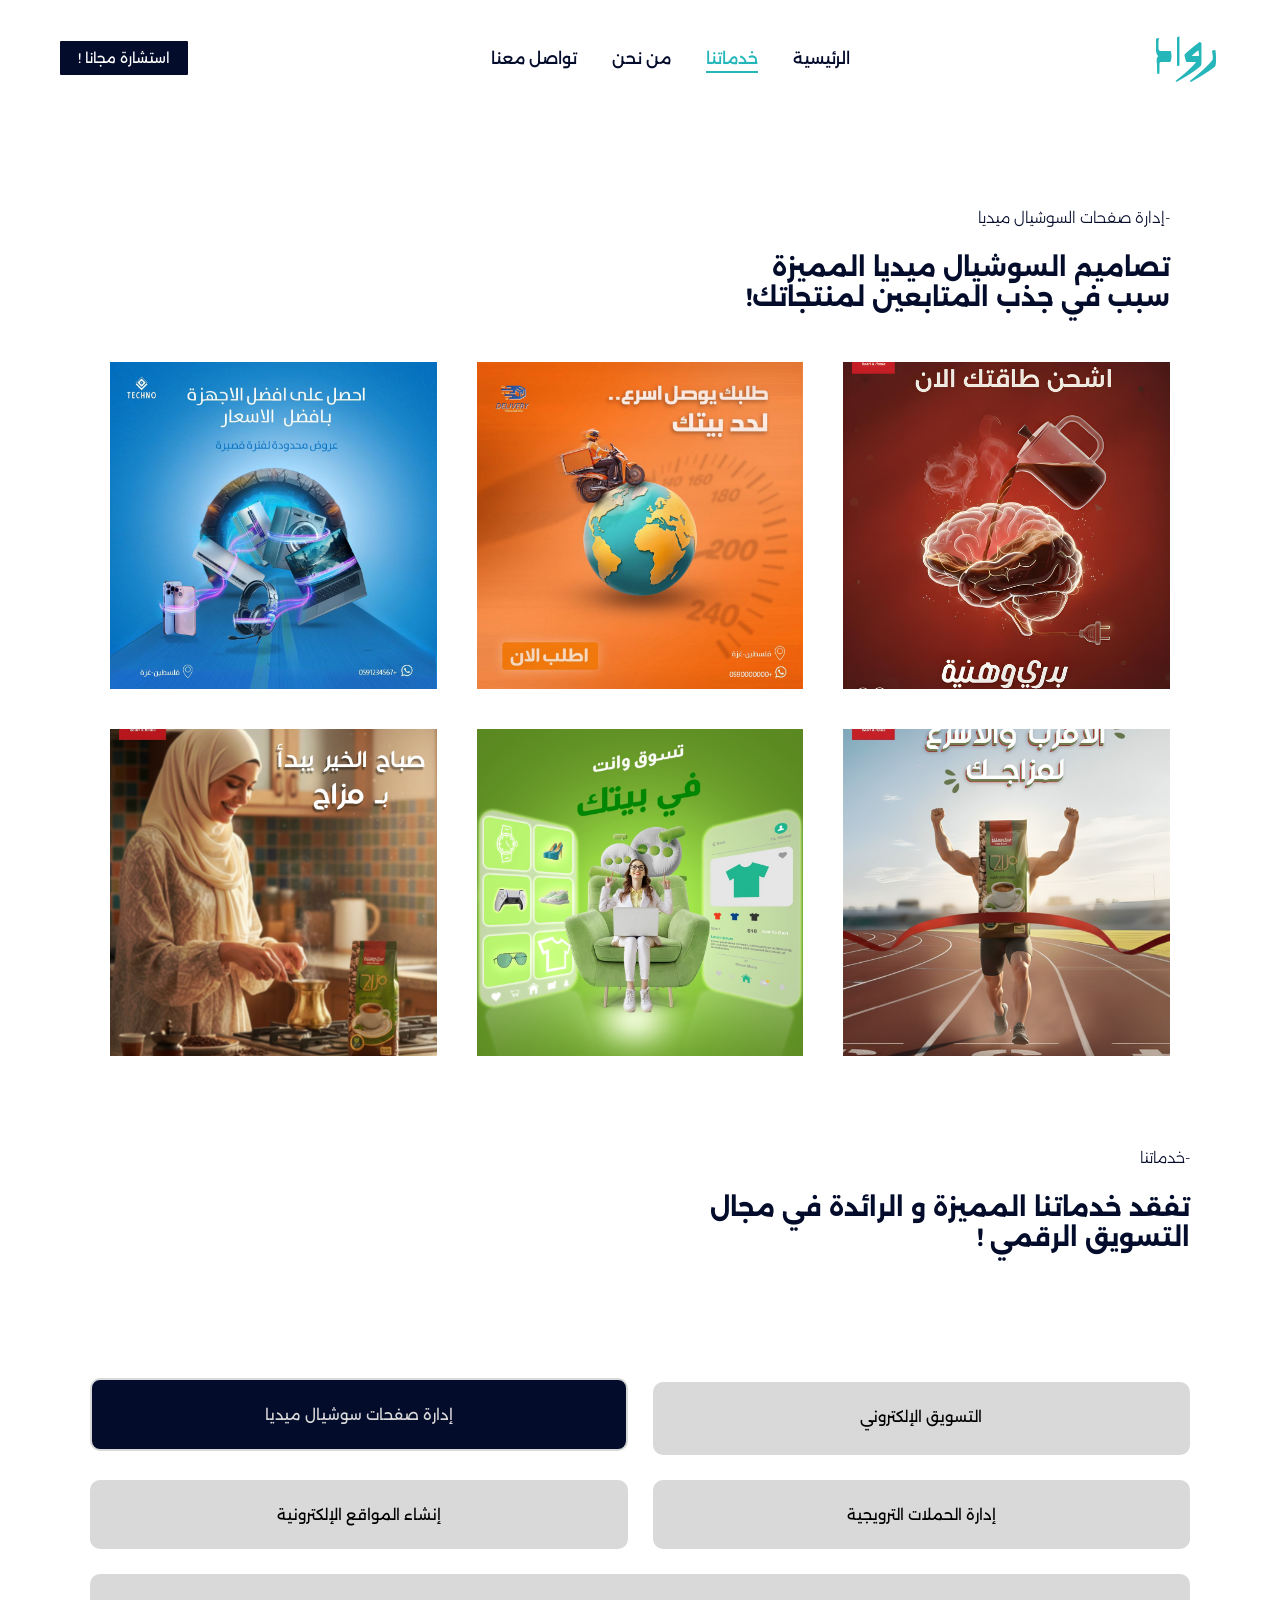
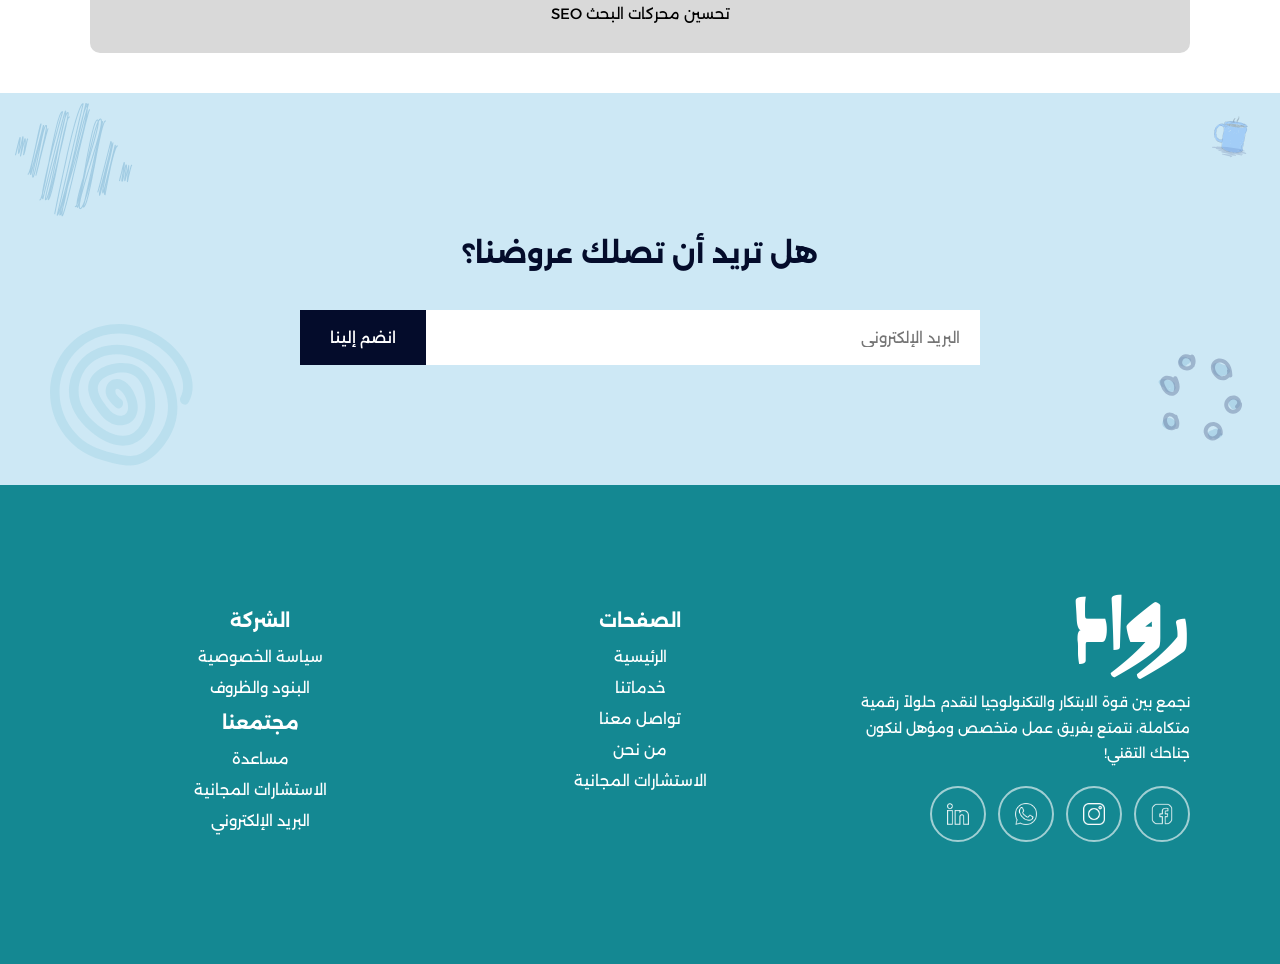
<file: product_1.html>
<!doctype html>
<html lang="ar" dir="rtl">
  <head>
    <meta charset="UTF-8" />
    <meta name="viewport" content="width=device-width, initial-scale=1.0" />
    <link rel="stylesheet" href="css/style.css" />
    <link
      href="https://fonts.googleapis.com/css2?family=Alexandria:wght@300;400;500;600;700&family=Alkalami&display=swap"
      rel="stylesheet"
    />
    <title>Rwad Platform</title>
  </head>
  <body>
    <header class="navbar">
      <div class="logo">رواد</div>
      <div class="menu-toggle">☰</div>

      <nav class="nav-links">
        <a href="index.html">الرئيسية</a>
        <a href="services.html" class="active">خدماتنا</a>
        <a href="about.html">من نحن</a>
        <a href="contact.html">تواصل معنا</a>
      </nav>
      <a href="#" class="consult-btn">استشارة مجانا !</a>
    </header>

    <main class="container">
      <section class="marketing">
        <div class="container">
          <!-- العنوان -->
          <div class="marketing-header">
            <h2>-إدارة صفحات السوشيال ميديا</h2>
            <p>
              تصاميم السوشيال ميديا المميزة <br />سبب في جذب المتابعين لمنتجاتك!
            </p>
          </div>

          <!-- الصور -->
          <div class="marketing-gallery">
            <img src="images/product_1_1.jpg" alt="" />
            <img src="images/product_1_2.jpg" alt="" />
            <img src="images/product_1_3.jpg" alt="" />
            <img src="images/product_1_6.jpg" alt="" />
            <img src="images/product_1_5.jpg" alt="" />
            <img src="images/product_1_4.jpg" alt="" />
          </div>
        </div>
      </section>
      <div class="services-header">
        <h2>-خدماتنا</h2>
        <p>تفقد خدماتنا المميزة و الرائدة في مجال <br />التسويق الرقمي !</p>
      </div>
      <div class="services-grid">
        <a href="product_0.html" class="service-box"> التسويق الإلكتروني </a>

        <a href="product_1.html" class="service-box active">
          إدارة صفحات سوشيال ميديا
        </a>

        <a href="product_2.html" class="service-box">
          إدارة الحملات الترويجية
        </a>

        <a href="product_3.html" class="service-box">
          إنشاء المواقع الإلكترونية
        </a>

        <a href="product_4.html" class="service-box seo">
          تحسين محركات البحث SEO
        </a>
      </div>
    </main>

    <section class="newsletter" style="position: relative; overflow: hidden">
      <div
        style="
          position: absolute;
          top: 10px;
          left: 15px;
          opacity: 0.6;
          pointer-events: none;
        "
      >
        <svg
          width="118"
          height="114"
          viewBox="0 0 118 114"
          fill="none"
          xmlns="http://www.w3.org/2000/svg"
        >
          <path
            d="M8.89571 52.1639C8.75831 52.2451 8.60286 52.2684 8.4538 52.2275C8.19246 52.1603 8.02521 51.9045 8.06867 51.6371C8.88662 46.7334 9.58335 41.454 9.74805 38.4796C8.83378 41.9654 7.22127 48.4024 6.06094 53.0812C5.99603 53.3533 5.72477 53.5216 5.45026 53.4662C5.31806 53.4392 5.20153 53.3619 5.12524 53.2506C5.04896 53.1393 5.01889 53.0027 5.04137 52.8697C5.77838 48.4973 6.48933 43.8422 6.95993 40.2398C5.15536 48.5068 4.50049 50.3242 3.95375 50.6674L3.94181 50.6745C3.79545 50.7609 3.62927 50.7866 3.47247 50.7463C2.79299 50.5715 2.74508 50.2653 3.78173 42.9356C3.95924 41.6742 4.16417 40.2274 4.33381 38.8982C3.47399 42.251 2.35915 46.8023 1.74483 49.309C1.21986 51.4486 0.891666 52.5572 0.760244 52.6348L0.495529 52.1868L0.000411322 52.024C0.0381595 51.8969 0.361206 50.5818 0.735038 49.0594C4.35427 34.2883 4.47972 34.2142 4.77542 34.0395C4.89191 33.9707 5.04261 33.9461 5.18041 33.9816C5.93592 34.1759 5.97647 34.8651 4.81664 43.0776C4.62474 44.4442 4.40975 45.9695 4.25057 47.2482C5.10509 44.0637 6.21386 38.827 6.72825 36.4035C7.1503 34.408 7.43582 33.3635 7.5848 33.2701C7.70604 33.2025 7.85321 33.172 7.991 33.2074C8.5517 33.3517 8.96509 33.458 7.79723 41.8888C9.42006 35.5102 9.53655 35.4414 9.71277 35.3372C9.83225 35.2667 9.97697 35.2456 10.11 35.2798C10.6517 35.4192 11.2647 35.5768 10.3745 42.9772C10.4156 42.7877 10.4556 42.6029 10.496 42.4259C11.8772 36.0611 11.9956 35.7977 12.3356 35.5888C12.455 35.5182 12.6224 35.4878 12.7572 35.525C13.0376 35.5971 13.2052 35.8809 13.1314 36.1582C13.1057 36.258 13.057 36.3392 12.9869 36.4048C12.7402 36.9898 12.0904 39.9889 11.5132 42.6469C9.86488 50.2373 9.42805 51.8373 8.91241 52.1581L8.90345 52.1634L8.89571 52.1639ZM112.717 79.1221C112.597 79.1927 112.455 79.212 112.322 79.1778C111.7 79.0177 111.624 78.9981 112.732 68.9462L110.443 77.846C110.371 78.1263 110.088 78.294 109.81 78.2201C108.955 78.0001 108.992 76.9383 110.08 70.098C110.413 68.0077 110.87 65.1388 110.978 63.4872C110.522 65.1305 109.977 68.1362 109.549 70.5008C108.462 76.498 108.054 78.3028 107.421 78.7049C107.263 78.8062 107.08 78.8377 106.905 78.7925C106.102 78.5859 106.077 77.7742 107.591 68.9257C107.794 67.7419 108.021 66.4148 108.224 65.1423C107.265 68.8926 106.003 73.8974 105.037 77.7725C105 77.9024 104.914 78.0128 104.797 78.0806C104.681 78.1484 104.542 78.1681 104.411 78.1358C104.28 78.1034 104.167 78.0214 104.095 77.907C104.023 77.7927 103.999 77.655 104.027 77.523C104.027 77.523 105.148 73.0241 106.293 68.5159C108.63 59.2892 108.651 59.2768 108.917 59.1198C109.028 59.0545 109.181 59.0281 109.314 59.0624C110.132 59.2726 110.16 60.098 108.619 69.104C108.323 70.834 107.974 72.882 107.723 74.5855C107.999 73.2255 108.283 71.6596 108.527 70.3189C109.597 64.4037 110.108 61.9463 110.844 61.4747C111.009 61.3651 111.205 61.3343 111.385 61.3807C112.369 61.6337 112.2 63.4015 111.109 70.2638C111.004 70.9307 110.888 71.6558 110.775 72.3791L113.377 62.2629C113.394 62.1965 113.424 62.1341 113.465 62.0793C113.505 62.0245 113.557 61.9783 113.616 61.9435C113.675 61.9087 113.74 61.886 113.808 61.8766C113.875 61.8672 113.944 61.8713 114.011 61.8888C114.365 61.98 114.302 64.208 113.821 68.5728C113.726 69.4348 113.622 70.4034 113.513 71.3861C113.577 71.0986 113.646 70.8123 113.712 70.523C115.635 62.2103 116.072 61.9402 116.364 61.7595C116.513 61.6713 116.67 61.6432 116.824 61.6853C117.104 61.7574 117.272 62.0411 117.198 62.3185C117.16 62.4658 117.061 62.5847 116.941 62.6476C116.322 63.6864 114.449 71.6394 112.966 78.7811C112.936 78.9201 112.851 79.0427 112.73 79.1181L112.721 79.1234L112.717 79.1221ZM18.364 74.559C18.1938 74.6596 17.9984 74.6904 17.8178 74.6439C16.9863 74.4301 16.5599 73.5174 18.6612 63.6929C19.1761 61.2772 19.788 58.6027 20.4538 55.7876C19.6844 58.7888 18.9634 61.5923 18.3457 63.9841C17.753 66.2887 17.2562 68.2101 16.9044 69.5583C16.304 71.8634 16.2991 71.8824 16.1079 71.9954L16.1019 71.9989C15.9825 72.0695 15.8407 72.0888 15.7077 72.0546C15.1185 71.903 14.8597 71.2741 15.1648 68.5714C14.5816 70.2578 14.0701 71.2813 13.6184 71.5603C13.3681 71.7163 13.1433 71.704 13.0007 71.6674C12.9344 71.6507 12.872 71.6211 12.8171 71.5801C12.7623 71.5392 12.7162 71.4878 12.6814 71.4289C12.6466 71.37 12.6238 71.3048 12.6144 71.237C12.605 71.1693 12.6091 71.1003 12.6266 71.0341C12.6545 70.9251 12.7171 70.8281 12.8051 70.7579C12.8931 70.6878 13.0016 70.6482 13.1141 70.6453C14.6414 69.336 18.4044 51.6029 20.9009 39.8283C24.0752 24.8567 24.9716 21.0269 25.6946 20.5796C25.8379 20.4949 25.9993 20.468 26.1544 20.5053C26.6723 20.6385 26.5782 21.0931 26.4226 21.8459C26.3297 22.2956 26.183 22.9545 25.9734 23.8682C25.5762 25.5897 24.9896 28.0478 24.3105 30.895C22.0804 40.2355 17.412 59.785 16.2923 67.7722C18.5956 58.8761 24.5344 35.707 27.9701 22.2895C27.9871 22.2233 28.017 22.1612 28.058 22.1066C28.0991 22.052 28.1504 22.006 28.2092 21.9713C28.268 21.9365 28.3331 21.9137 28.4007 21.9041C28.4683 21.8945 28.5372 21.8983 28.6033 21.9153C29.1165 22.0473 29.3531 22.3387 28.6221 25.9983C29.3301 23.807 29.9878 22.4513 30.6134 22.0575C30.9247 21.8614 31.2025 21.8746 31.3813 21.9181C32.0703 22.0953 32.4162 23.0353 31.1314 29.9314C32.1271 26.2766 32.4462 25.5481 32.6714 25.411C32.7784 25.3398 32.9493 25.3153 33.0824 25.3496C33.3627 25.4217 33.5304 25.7054 33.4565 25.9828C33.4321 26.0778 33.3803 26.1608 33.318 26.2258C32.557 27.8158 27.6302 47.8282 24.6746 59.8418C22.5765 68.3669 21.4405 72.6822 21.2664 72.7877C21.1375 72.8558 21.0022 72.8793 20.8692 72.8451C20.3513 72.7119 20.4417 72.2716 20.6083 71.4761C20.7061 71.0073 20.8619 70.3229 21.0801 69.376C21.4961 67.5908 22.1035 65.052 22.8118 62.111C25.6177 50.4236 31.3427 26.5789 30.9908 23.0917C30.5643 23.5975 29.6078 25.5046 27.9362 32.5849C26.6076 38.2134 25.209 45.3944 23.8531 52.3406C20.892 67.5368 19.5692 73.8026 18.3897 74.5478L18.3688 74.5602L18.364 74.559ZM24.6787 42.7782C24.6457 42.9065 24.6145 43.0378 24.5833 43.1691C21.9652 53.8308 18.1161 69.5154 18.1549 73.107C19.2351 70.5909 21.1318 60.843 22.8281 52.1403C23.4796 48.7896 24.097 45.6606 24.6787 42.7782ZM90.3088 92.1359C90.1893 92.2065 90.0476 92.2257 89.9145 92.1915C89.7292 92.1439 89.4635 92.0147 89.2653 91.6725C88.9718 91.1689 88.8987 90.1926 89.0063 88.7993C88.5097 90.2572 88.3323 90.3661 88.1919 90.4491C88.0747 90.5304 87.9038 90.5548 87.7565 90.5169C86.8775 90.2908 86.724 88.6125 89.2756 76.7812C85.8914 90.7566 85.3557 92.4552 84.9363 92.707C84.8193 92.7681 84.6554 92.8045 84.5206 92.7673C84.4334 92.7437 84.3517 92.7031 84.2803 92.6478C84.2089 92.5925 84.1491 92.5235 84.1045 92.445C83.484 91.3811 84.992 85.4492 88.8395 71.1396C90.8102 63.8221 92.8475 56.2557 94.2414 50.1171C95.4347 44.8667 95.8074 42.1079 95.8707 40.6601C94.859 44.6629 92.4101 54.322 89.969 63.8919C88.1049 71.1989 86.6101 77.0303 85.5227 81.2188C84.1229 86.6154 83.333 89.3682 83.153 89.4773C83.0335 89.5479 82.8918 89.5671 82.7558 89.5347C82.4784 89.4608 82.3107 89.1771 82.3816 88.9015C82.3926 88.8587 82.4084 88.8172 82.4306 88.7798C82.9753 87.2532 91.0988 55.2943 95.3469 38.4914C95.3812 38.3584 95.4592 38.2518 95.5889 38.1712C95.7084 38.1006 95.8501 38.0813 95.9832 38.1155C96.159 38.1607 96.4134 38.2844 96.601 38.6088C96.9204 39.1494 96.9685 40.3016 96.7971 41.9825C97.3282 40.1738 97.6278 39.5011 97.8471 39.3675L97.8501 39.3657C97.9696 39.2951 98.1357 39.2695 98.2718 39.3019C98.7628 39.4282 97.7814 44.6783 95.3278 55.0522C92.8471 65.544 88.9377 82.0541 88.2666 87.7656C90.3696 81.0267 95.9308 58.0847 99.6335 42.2409C99.6659 42.1048 99.7494 41.987 99.8719 41.9146C100 41.8388 100.134 41.82 100.272 41.8555C100.453 41.9019 100.604 42.0219 100.707 42.1952C100.878 42.4849 100.902 43.0789 100.786 44.042C101.165 43.3186 101.527 42.8266 101.866 42.61C102.209 42.3916 102.516 42.3996 102.711 42.4497C102.991 42.5218 103.159 42.8055 103.085 43.0829C103.015 43.3537 102.744 43.5221 102.47 43.4619C102.085 43.573 100.102 45.3124 95.2728 67.7536C92.7033 79.6841 90.5791 91.6659 90.5593 91.7824C90.5351 91.9256 90.4521 92.0512 90.3285 92.1283L90.3105 92.1389L90.3088 92.1359ZM91.7987 79.4489C91.6511 80.0721 91.5102 80.6792 91.3776 81.2733C90.5348 85.0231 90.1638 87.3619 90.0325 88.8176C90.4447 86.5552 91.0596 83.2584 91.7987 79.4489ZM82.6253 88.5842C82.5626 88.6213 82.5099 88.6685 82.4703 88.7242C82.5201 88.6585 82.5817 88.6059 82.6552 88.5666L82.6253 88.5842ZM33.7412 97.0249C33.4575 97.1926 33.2047 97.1808 33.0414 97.1362C32.9752 97.1192 32.9131 97.0894 32.8585 97.0483C32.8039 97.0073 32.7579 96.9559 32.7232 96.8971C32.6884 96.8383 32.6656 96.7732 32.656 96.7056C32.6464 96.638 32.6502 96.5692 32.6673 96.503C33.2813 94.1254 33.9138 91.6563 34.5592 89.1273C33.314 93.683 32.2283 96.3876 31.2424 97.0104C30.8982 97.2259 30.6002 97.2125 30.4054 97.1624C29.8067 97.0084 29.7103 96.4771 30.2823 93.4554C30.6309 91.6175 31.217 88.9744 32.0755 85.3805C33.6797 78.6704 36.0013 69.6143 38.4586 60.0308C40.3872 52.5125 42.5677 43.9951 44.5288 36.0748C46.338 27.2087 47.8804 20.3256 49.2352 15.7373C49.6798 13.5162 49.9901 11.709 50.1296 10.4378C46.83 21.4942 33.6808 74.3823 28.4034 95.8268C28.3709 95.9629 28.2857 96.0777 28.1662 96.1483C28.0527 96.2154 27.902 96.2399 27.769 96.2057C27.5884 96.1593 27.3305 96.0296 27.134 95.6903C27.0334 95.5201 26.8982 95.2776 26.8195 94.6874C26.2989 96.1797 25.8299 97.0773 25.4009 97.347C25.1386 97.51 24.9031 97.5001 24.751 97.461C24.6847 97.4443 24.6223 97.4147 24.5674 97.3737C24.5126 97.3328 24.4665 97.2814 24.4317 97.2225C24.3969 97.1636 24.3741 97.0984 24.3647 97.0306C24.3553 96.9629 24.3594 96.8939 24.3769 96.8277C24.438 96.5902 24.6526 96.4351 24.8877 96.4373C25.1916 96.1812 25.8115 94.9728 26.9913 90.3952C27.5285 85.8347 29.1466 77.1701 33.2823 60.3611C38.9652 31.3029 43.2542 10.5794 46.6709 8.42363C47.094 8.15756 47.4651 8.17197 47.7027 8.23307C47.8405 8.26851 47.9524 8.35555 48.0247 8.47801C48.0953 8.59748 48.1134 8.74397 48.0732 8.88055C48.0147 9.0884 42.0878 29.9657 36.7097 50.9942C35.8194 54.4659 35.0189 57.6669 34.2927 60.6184C34.2834 60.6642 34.2742 60.7099 34.2667 60.7587C31.5994 74.3992 29.5987 84.4826 28.0235 90.5872C27.8342 92.19 27.7824 93.2481 27.8003 93.9468C29.1468 88.485 33.6669 70.1917 38.2324 52.0368C49.2588 8.20017 49.7708 7.89364 50.1472 7.67128C50.2666 7.60069 50.4221 7.57734 50.5581 7.6098C51.1188 7.754 51.3832 8.33115 51.1254 10.6433C51.4937 9.95026 51.8502 9.48977 52.1944 9.27433C52.5475 9.0536 52.8532 9.06638 53.0528 9.1177C53.5375 9.24236 54.0031 9.36212 53.2242 14.2227C53.4019 13.9847 53.5732 13.8109 53.7447 13.7056C54.0572 13.5048 54.3535 13.5151 54.5358 13.5645C54.8161 13.6367 54.9838 13.9204 54.9099 14.1978C54.8415 14.4639 54.5762 14.6287 54.31 14.5805C54.0528 14.684 53.4782 15.362 52.4366 18.5845C52.155 20.0243 51.8171 21.6826 51.4121 23.6023C49.902 30.7242 47.6335 40.5588 44.6594 52.8413C44.3884 54.1901 44.1205 55.5371 43.852 56.8764C39.0407 80.9307 35.961 95.6328 33.7699 97.012L33.743 97.0279L33.7412 97.0249ZM40.6636 55.6333C40.2669 57.1853 39.8673 58.7391 39.4719 60.2864C35.3854 76.224 31.1682 92.6701 30.9487 95.9267C31.509 95.2451 32.7846 92.6096 35.0734 82.7751C36.8137 75.2995 38.7608 65.405 40.6666 55.6315L40.6636 55.6333ZM38.5341 77.6316C36.7989 84.536 35.3466 90.2416 34.4934 93.5785C35.1274 91.7734 36.0036 88.7211 37.2046 83.579C37.6341 81.7417 38.0772 79.7431 38.5341 77.6316ZM45.4894 36.555C44.3737 42.0255 43.2315 47.8944 42.1097 53.6546C39.5609 66.7456 37.471 77.2645 35.6936 84.6773C38.3172 74.3387 41.0914 63.1979 43.6158 52.7527C46.9277 36.2612 49.4431 24.3345 51.4579 18.2239C52.2733 14.0592 52.7042 11.2216 52.6157 10.2262C52.2536 10.5409 51.4933 11.7638 50.1978 16.2002C49.7117 18.6512 49.0499 21.6776 48.1921 25.3476C47.39 28.7913 46.4761 32.571 45.4906 36.5502L45.4894 36.555ZM46.7361 9.77529C44.3968 12.7451 41.2041 26.3898 38.093 41.5094C41.9672 26.7811 45.6352 13.6817 46.7361 9.77529ZM69.1965 104.328C68.8321 104.543 68.5169 104.528 68.3108 104.472C68.1797 104.439 68.0669 104.355 67.9963 104.239C67.9258 104.124 67.9031 103.985 67.933 103.853L68.0029 103.542C67.3636 104.738 66.7693 105.512 66.2291 105.859C65.8287 106.116 65.4361 106.195 65.0464 106.095C64.8041 106.032 64.4625 105.864 64.2085 105.413C63.894 104.854 63.7857 103.886 63.8548 102.564C63.4202 104.352 63.2497 104.67 63.0561 104.793C62.9384 104.866 62.774 104.895 62.6362 104.859C62.4033 104.799 62.073 104.636 61.8279 104.201C61.7126 103.999 61.6263 103.743 61.5641 103.434C61.3859 103.664 61.2127 103.835 61.0401 103.945C60.6797 104.174 60.3705 104.155 60.1679 104.105C60.1015 104.089 60.0391 104.059 59.9843 104.018C59.9295 103.977 59.8834 103.926 59.8486 103.867C59.8138 103.808 59.791 103.743 59.7816 103.675C59.7722 103.607 59.7763 103.538 59.7938 103.472C59.8104 103.406 59.8401 103.344 59.881 103.289C59.9219 103.234 59.9733 103.188 60.0322 103.153C60.0911 103.118 60.1564 103.095 60.2241 103.086C60.2919 103.077 60.3608 103.081 60.427 103.098C60.5687 103.079 60.8957 102.862 61.4583 101.57C61.6224 96.9237 64.0937 87.3844 67.9456 74.1803C68.6525 70.4866 69.3766 66.6176 70.1149 62.6635C75.0621 36.1998 78.5385 18.7045 81.6637 16.717C82.0862 16.4432 82.4579 16.4653 82.6955 16.5264C82.9141 16.5826 83.2171 16.734 83.4441 17.1318L83.4706 17.1766C83.881 16.4868 84.2697 16.0194 84.6378 15.7899C85.0417 15.5391 85.3819 15.5557 85.5987 15.6089C85.8648 15.6774 86.2402 15.8626 86.5177 16.3595C86.8269 16.9102 86.9602 17.7905 86.9444 18.9845L87.0647 18.4379C87.1261 18.1599 87.3986 17.9868 87.676 18.0404C87.9535 18.0941 88.1356 18.3613 88.0867 18.64C88.0768 18.6982 87.7959 20.2826 87.2999 22.9894C88.2221 19.9945 89.0584 18.1908 89.84 17.6927C90.1884 17.4708 90.4881 17.4871 90.6829 17.5372C90.9633 17.6093 91.1309 17.893 91.0571 18.1704C90.9862 18.446 90.7132 18.6113 90.4381 18.5482C90.1067 18.6352 88.864 19.8328 86.2129 31.3321C84.4377 39.0418 82.4326 49.5066 80.4953 59.6291C75.5537 85.4407 72.1023 102.494 69.255 104.297L69.2132 104.322L69.1965 104.328ZM81.8832 41.5383C80.1384 47.574 78.0124 54.54 75.6228 62.2944C69.9033 80.849 63.4227 101.88 65.1157 104.909C65.2045 105.067 65.2758 105.085 65.3043 105.092C65.3376 105.101 65.4468 105.129 65.6626 104.989C66.3665 104.537 67.5161 102.855 69.273 97.8554L81.8802 41.5401L81.8832 41.5383ZM70.298 98.0557L69.2299 102.829C70.9189 100.3 73.1105 91.1878 75.387 80.1799C73.4998 87.8228 71.8013 93.7868 70.298 98.0557ZM62.4551 101.811C62.4412 102.456 62.4865 102.969 62.5905 103.343C62.8682 102.313 63.3198 100.281 63.8858 97.6173C63.3856 99.3555 62.9132 100.759 62.4533 101.808L62.4551 101.811ZM65.1397 88.084C64.4029 90.929 63.7808 93.5249 63.3201 95.7595C63.6943 94.3537 64.1042 92.681 64.5604 90.6909C64.7535 89.8515 64.9444 88.9811 65.1414 88.087L65.1397 88.084ZM71.7029 65.1262C70.0881 72.7049 68.5739 80.0791 67.2991 86.2964L67.1496 87.0254C69.1246 79.8585 71.797 71.1915 74.6324 61.989C80.6623 42.4249 87.4951 20.2508 85.6015 16.8686C85.4951 16.6816 85.3954 16.6357 85.3319 16.6168C85.3034 16.6095 85.2533 16.627 85.1816 16.6694C84.8315 16.8883 84.3711 17.4868 83.7772 18.7322C83.9704 23.8605 79.8226 38.1258 73.3476 59.6575C72.804 61.4655 72.2556 63.2926 71.7059 65.1244L71.7029 65.1262ZM80.4756 52.6051L74.1833 80.7138C75.5594 75.1861 77.1187 68.434 78.8857 60.1852C79.4289 57.6399 79.9619 55.1047 80.4756 52.6051ZM82.2392 17.5818L82.2183 17.5942C79.2466 19.487 74.9441 42.4791 71.147 62.7871C75.5094 42.4675 79.646 25.1825 82.7497 18.5414C82.7191 18.1485 82.645 17.8458 82.5327 17.6421C82.5115 17.6063 82.4727 17.5406 82.4317 17.5325C82.4127 17.5277 82.3557 17.513 82.2392 17.5818ZM82.5078 21.8556C81.1167 25.7279 79.2216 32.2391 76.6639 42.962C75.9842 45.8014 75.3038 48.7622 74.6211 51.7807C78.1801 39.8539 81.5596 28.0734 82.5078 21.8556ZM47.6708 113.262C47.5184 113.352 47.3415 113.38 47.18 113.339C47.0374 113.302 46.8393 113.206 46.6876 112.949C46.5588 112.731 46.3553 112.379 46.465 110.662C46.014 111.727 45.6816 112.133 45.3942 112.315C45.1379 112.474 44.9053 112.462 44.755 112.426C44.5982 112.386 44.465 112.283 44.3833 112.138C44.1434 111.712 44.3853 110.171 45.4432 106.205C43.5895 111.975 42.9885 112.342 42.6515 112.549C42.431 112.687 42.2127 112.679 42.0797 112.645C41.8041 112.574 41.637 112.298 41.7031 112.021L67.4015 1.6352C65.5022 3.76074 61.0913 14.3615 51.4322 57.6684C45.503 84.2569 40.4024 110.618 40.3525 110.881C40.3218 111.012 40.2416 111.127 40.1285 111.2C40.0154 111.273 39.8783 111.3 39.7459 111.275C39.6135 111.249 39.4962 111.173 39.4185 111.063C39.3408 110.953 39.3088 110.817 39.3292 110.684C39.3792 110.421 44.4805 84.0471 50.4163 57.4426C58.4119 21.5981 64.0697 2.40698 67.2373 0.402466C67.6765 0.122815 68.0447 0.138987 68.2823 0.200093C68.5579 0.270975 68.725 0.546992 68.6589 0.823807L43.6038 108.452C45.5482 103 49.5314 89.0494 57.6983 55.0702C58.3172 52.4963 58.9344 49.9194 59.5377 47.3669C62.7334 32.1449 65.5126 19.7439 67.8862 11.5194C69.4308 4.75594 70.3882 0.511235 70.4104 0.405474C70.4411 0.266456 70.5246 0.148616 70.647 0.0762633C70.7665 0.00567249 70.9124 -0.0201151 71.0473 0.0170915C71.5034 0.134415 71.875 0.442746 72.1501 0.928926L72.1643 0.952821C72.3033 0.806203 72.4415 0.692309 72.5771 0.60814C72.9751 0.360939 73.338 0.368153 73.5613 0.425592C73.6943 0.459812 73.811 0.548062 73.8815 0.667536C73.9521 0.787011 73.9684 0.930516 73.9342 1.06356C73.9153 1.1271 73.4936 2.69798 72.7636 5.41809C72.6934 7.61133 72.3435 10.4292 71.7556 13.7786C73.6064 6.76965 73.9584 6.55366 74.2553 6.3742C74.3772 6.29411 74.5541 6.26615 74.7061 6.30526C74.9865 6.37736 75.1541 6.66111 75.0803 6.93848C75.0424 7.08577 74.9446 7.19995 74.8264 7.26579C73.6722 9.10423 68.3839 31.6351 63.2665 53.4324C53.5434 94.8509 49.2283 112.318 47.6767 113.259L47.6708 113.262ZM48.3424 104.653C47.5928 108.868 47.4216 110.863 47.4672 111.779C49.6315 106.978 56.5941 77.317 62.2561 53.1953C62.7823 50.9623 63.3006 48.7501 63.8091 46.5758C60.6999 57.8179 57.0298 70.3342 53.1947 83.2463C52.1028 88.4569 51.0672 93.2515 50.1158 97.3838C49.4305 100.364 48.845 102.749 48.3412 104.658L48.3424 104.653ZM47.9653 101.028C46.7751 105.192 45.8793 108.498 45.506 110.294C45.9185 109.301 46.5084 107.51 47.3462 104.331C47.52 103.35 47.7262 102.253 47.9653 101.028ZM52.342 81.1551C51.2943 85.2677 50.3628 88.8402 49.5345 91.9327C49.973 90.4447 50.4448 88.8563 50.949 87.1521C51.3739 85.2932 51.836 83.2996 52.342 81.1551ZM70.9664 12.1495C68.2069 22.5241 63.9066 38.85 59.7653 55.2472C58.6414 59.6932 57.5324 64.143 56.4383 68.5964C62.2412 48.7917 68.7434 25.6282 70.9682 12.1525L70.9664 12.1495ZM60.4899 47.86C60.3713 48.4298 60.2526 48.9996 60.1309 49.5711C64.8922 30.8815 69.6174 13.14 71.7483 5.17977C71.766 4.62968 71.758 4.07906 71.7244 3.52972C70.8872 5.29771 69.9426 8.08419 68.9298 11.608C66.8949 20.5149 63.8173 33.8497 60.4882 47.857L60.4899 47.86ZM72.5553 2.07166C72.56 2.09311 72.5628 2.11158 72.5674 2.13303C72.5784 2.09026 72.5882 2.05225 72.601 2.01247C72.5853 2.03378 72.5727 2.05334 72.5553 2.07166ZM71.2417 1.43745C71.1577 1.81351 71.0436 2.31609 70.9037 2.9387C71.0902 2.55857 71.2716 2.21767 71.4515 1.922C71.392 1.73953 71.3217 1.57959 71.2435 1.44043L71.2417 1.43745Z"
            fill="#1974AB"
            fill-opacity="0.4"
          />
        </svg>
      </div>
      <div
        style="
          position: absolute;
          top: 15px;
          right: 20px;
          opacity: 0.55;
          pointer-events: none;
        "
      >
        <svg
          width="57"
          height="57"
          viewBox="0 0 57 57"
          fill="none"
          xmlns="http://www.w3.org/2000/svg"
        >
          <path
            d="M9.47085 38.8007C10.8094 38.8196 12.147 38.8625 13.4832 38.9262C13.4291 38.6772 13.5485 38.3815 13.8462 38.3839C13.8856 38.3838 13.9255 38.3855 13.9649 38.3854L13.969 38.386C20.6993 38.4471 27.4153 39.1332 34.0128 40.4702C35.9092 40.8543 37.7943 41.2929 39.6672 41.7808C39.902 41.8418 40.0138 42.039 40.02 42.2317C40.4196 42.3277 40.8198 42.4255 41.2189 42.5248C41.7641 42.6614 41.645 43.534 41.0913 43.3987C40.1825 43.1772 39.2714 42.9663 38.3589 42.7644C38.8337 42.8907 39.3081 43.0186 39.7813 43.1496C40.1876 43.2625 40.2334 43.7749 39.9733 43.9622C40.8641 44.1861 41.7531 44.4164 42.6402 44.6539C42.8521 44.7108 42.965 44.878 42.989 45.0523C43.4096 45.2678 43.3086 45.9765 42.7663 45.8889C39.5367 45.3636 36.306 44.8391 33.0764 44.3138L34.2986 44.5727L39.56 45.6852C40.1123 45.8019 39.9934 46.6678 39.4324 46.5591C38.0974 46.3019 36.7609 46.0528 35.423 45.812C36.5278 46.0721 37.6311 46.3379 38.7331 46.6119C39.2753 46.7463 39.1694 47.6033 38.6055 47.4858C35.3266 46.8043 32.0302 46.2082 28.7214 45.6973C30.0909 46.0723 31.4518 46.477 32.8042 46.9115C33.3112 47.0743 33.0227 47.7773 32.5624 47.7528C30.3863 47.6384 28.212 47.4825 26.042 47.2861C26.9806 47.5153 27.9191 47.7453 28.8569 47.9744C29.3468 48.0945 29.3438 48.7396 28.848 48.8497L27.5361 49.1412C27.1147 49.2345 26.9532 48.7521 27.1407 48.4605C24.5303 47.8222 21.9207 47.1849 19.3104 46.5466C18.768 46.4138 18.8637 45.5981 19.438 45.6727C22.5489 46.0768 25.6699 46.3945 28.798 46.6295C25.5117 45.7175 22.1787 44.9829 18.8119 44.4275C18.2494 44.3345 18.3752 43.4963 18.9395 43.5536C19.7901 43.6402 20.6397 43.7333 21.4895 43.8314C21.2487 43.7887 21.0081 43.7452 20.7673 43.7025C19.0767 43.4054 17.3836 43.1255 15.6883 42.8603C15.126 42.7723 15.2514 41.919 15.816 41.9864C17.4751 42.1835 19.1322 42.3945 20.7878 42.6162C19.0675 42.2528 17.3482 41.8887 15.628 41.5252C15.5557 41.5096 15.4951 41.4832 15.4448 41.4491C14.6973 41.3274 13.9489 41.2063 13.2014 41.0846C12.7319 41.0085 12.6961 40.2045 13.2104 40.2093C13.2496 40.21 13.2897 40.2108 13.3291 40.2107C13.3684 40.2106 13.3299 40.2108 13.3307 40.2109C13.4594 40.2122 13.5881 40.2142 13.7167 40.2162C12.261 40.0254 10.8037 39.8444 9.34474 39.6757C8.76346 39.6084 8.92253 38.7943 9.47237 38.8018L9.47085 38.8007Z"
            fill="#49578C"
            fill-opacity="0.4"
          />
          <path
            d="M11.4911 22.3797C11.7938 21.1613 12.2344 19.9957 12.832 18.8907C13.0054 18.5694 13.3713 18.586 13.5587 18.7825C13.6102 18.682 13.6625 18.5816 13.7132 18.481C13.7283 18.4523 13.7446 18.427 13.7622 18.4036C13.6936 18.2429 13.7168 18.0437 13.8977 17.8943C14.3051 17.5586 14.7299 17.2472 15.169 16.958C15.8033 16.4955 16.4914 16.1129 17.2223 15.8144C17.4752 15.7115 17.6777 15.8382 17.7659 16.0253C17.7758 15.9974 17.7888 15.9717 17.8041 15.9471C17.8822 15.8078 18.0294 15.7062 18.2327 15.7242C18.3121 15.7308 18.3908 15.7364 18.4703 15.743C19.2612 15.7103 20.0521 15.7471 20.8375 15.8559C21.1444 15.8983 21.2435 16.143 21.1881 16.3618C21.3965 16.4885 21.3857 16.7515 21.2497 16.9376C21.2526 16.9523 21.2529 16.9674 21.2549 16.9819C21.2621 16.9846 21.27 16.9875 21.2773 16.9894C21.2922 16.9505 21.3128 16.9125 21.3411 16.879C21.3573 16.8604 21.3725 16.8417 21.3887 16.8231C21.3889 16.8215 21.3875 16.8196 21.3869 16.8178C21.277 16.4242 21.5794 16.1477 21.9066 16.0054C22.2205 15.8687 22.4648 16.1104 22.4966 16.3745C22.7188 16.2462 22.9433 16.3142 23.0743 16.4606C23.0821 16.4584 23.0901 16.4554 23.098 16.4532C23.3238 16.3857 23.5732 16.5125 23.6739 16.7005C23.9129 16.6634 24.0979 16.8588 24.134 17.0817C24.2563 17.1038 24.3633 17.1738 24.434 17.2687C24.4989 17.243 24.563 17.2172 24.6285 17.1925C24.8631 17.1053 25.1338 17.2646 25.2234 17.4761C25.2464 17.4677 25.2686 17.4593 25.2908 17.4508C25.5854 17.3481 25.8271 17.5392 25.8779 17.776C26.1032 17.7067 26.3301 17.6436 26.5596 17.5858C26.8552 17.511 27.0108 17.7296 27.0244 17.9694C27.2871 18.0278 27.4393 18.2987 27.3362 18.5516C27.7854 18.4171 28.2412 18.3003 28.703 18.2053C29.0457 18.1348 29.3087 18.5642 29.1515 18.8494C29.6143 18.742 30.0856 18.6676 30.569 18.6369C30.9079 18.6153 31.0906 18.8898 31.0409 19.1555C31.5276 19.039 32.02 18.9409 32.5171 18.862C32.7777 18.8205 32.9522 19.0017 32.9909 19.2125C33.4966 19.0921 34.0053 18.9856 34.5172 18.892C34.7865 18.8426 35 19.0948 35.0144 19.3398C35.3736 19.2767 35.7354 19.2248 36.0994 19.1859C36.4567 19.1477 36.6201 19.4386 36.5629 19.7041C37.1039 19.6005 37.648 19.5092 38.1943 19.4324C38.5541 19.382 38.7323 19.7153 38.656 19.9913C38.8512 19.9621 39.0477 19.9355 39.2446 19.9115C40.3826 19.4461 41.5772 19.1335 42.7972 18.9819C43.1256 18.9411 43.3058 19.2144 43.2708 19.4772C43.5168 19.421 43.8048 19.5527 43.8263 19.8129C43.8744 19.8902 43.8938 19.9868 43.8644 20.1023C43.8319 20.2273 43.7978 20.3521 43.7636 20.4769C44.0199 20.4591 44.3003 20.7009 44.2634 20.9878C44.0934 22.3068 43.618 23.5493 42.8733 24.6412C42.6989 25.0444 42.4948 25.4383 42.2616 25.8195C42.2614 25.9133 42.2368 26.0068 42.1852 26.0847C42.0713 26.2572 41.9495 26.4203 41.8218 26.5783C41.8582 26.633 41.8812 26.6992 41.8828 26.7798C41.8905 27.1758 41.8641 27.5716 41.8037 27.963C41.8623 29.6143 41.6102 31.2546 41.0598 32.8161C41.1643 32.972 41.1779 33.2 41.0627 33.3641C40.9929 33.4636 40.921 33.5602 40.8483 33.6568C40.8439 33.698 40.8345 33.7393 40.8177 33.7804C40.6219 34.255 40.368 34.6868 40.0733 35.0875C40.1086 35.0927 40.1438 35.0978 40.1784 35.1079C40.6169 35.2297 40.752 35.6631 40.6364 36.0707C40.5462 36.3899 40.3329 36.687 40.1175 36.9578C40.1606 36.995 40.2022 37.0371 40.242 37.0856C40.3307 37.1949 40.3676 37.4012 40.2922 37.5275C40.1075 37.8346 39.9081 38.1278 39.6954 38.4091C39.7367 38.4645 39.7652 38.5331 39.7762 38.6126C39.8418 39.1036 39.6032 39.5393 39.2768 39.922C39.5479 39.9633 39.7928 40.2586 39.6363 40.5338C39.4751 40.8175 39.2879 41.0732 39.0833 41.3104C39.2759 41.2582 39.4692 41.2077 39.6643 41.1617C40.0268 41.0756 40.3273 41.6093 40.0641 41.8756C39.1288 42.8216 38.0123 43.5352 36.7551 43.9511C36.07 44.2219 35.3517 44.4109 34.6113 44.5104C34.5933 44.5128 34.5748 44.5135 34.5564 44.5133C34.4733 44.5891 34.3593 44.636 34.2178 44.6304C32.91 44.5784 31.6016 44.5255 30.2938 44.4735C30.144 44.4675 30.0407 44.3838 29.9825 44.2715C29.7242 44.3032 29.4649 44.3248 29.2045 44.3362C28.7806 44.3546 28.6088 43.8858 28.7969 43.6244C28.3862 43.7419 27.9647 43.8302 27.5352 43.8872C27.3132 43.9168 27.1656 43.8098 27.0985 43.661C26.7226 43.7644 26.3372 43.8404 25.9462 43.8863C25.4401 43.9463 25.2739 43.2438 25.7259 43.0386C25.9071 42.9562 26.0909 42.8784 26.2752 42.8031C25.9047 42.9148 25.5286 43.0081 25.1457 43.0844C24.9094 43.1312 24.7575 43.0077 24.7001 42.8385C24.5081 42.9151 24.3169 42.9919 24.1248 43.0685C23.6128 43.2725 23.3058 42.5478 23.7394 42.2796C23.5659 42.3321 23.3926 42.3838 23.218 42.4328C22.6681 42.5861 22.383 41.8839 22.8872 41.6134C22.9181 41.597 22.9488 41.5814 22.9797 41.565C22.6374 41.6782 22.2965 41.7942 21.9569 41.9179C21.7055 42.0051 21.4988 41.8728 21.4062 41.6868C21.0602 41.5793 20.9328 41.0358 21.3581 40.8584C21.4304 40.8279 21.5031 40.8 21.5752 40.7704C21.5042 40.7049 21.4537 40.6202 21.43 40.5265C21.2348 40.6135 21.0395 40.7005 20.8437 40.7858C20.5012 40.9351 20.262 40.664 20.2623 40.3811C20.1816 40.412 20.1016 40.4438 20.0201 40.4746C19.6153 40.6265 19.2401 40.1171 19.481 39.809C19.4678 39.8129 19.4538 39.8175 19.4405 39.8223C18.9961 39.9583 18.5552 39.343 19.0111 39.0588C19.0286 39.048 19.0469 39.0372 19.0644 39.0264C18.867 38.9624 18.6938 38.778 18.7163 38.5435C18.7908 37.7699 18.9502 37.022 19.1806 36.2929C19.1811 35.7856 19.2552 35.284 19.3958 34.8022C19.3563 34.7118 19.3471 34.6084 19.3759 34.5087C19.3196 34.5449 19.2492 34.5681 19.1585 34.5699C19.0165 34.5735 18.8772 34.5699 18.7395 34.5607C18.7325 34.563 18.727 34.5664 18.7199 34.5687C18.5829 34.6182 18.3877 34.6022 18.2678 34.5001C18.0469 34.4587 17.8277 34.4007 17.6066 34.3207C17.5422 34.297 17.4901 34.2643 17.4505 34.2259C17.2467 34.1936 17.0414 34.1661 16.8348 34.1418C16.652 34.121 16.5424 34.017 16.496 33.8872C16.4281 33.894 16.353 33.8864 16.2718 33.8578C15.684 33.6499 15.1265 33.3649 14.6138 33.0103C14.333 32.9726 14.0709 32.8063 13.8562 32.5907C13.5006 32.234 13.2094 31.7913 12.9198 31.3663C12.8409 31.2585 12.764 31.1493 12.6907 31.0373C12.5628 30.8411 12.6061 30.6365 12.7235 30.4979C12.705 30.4525 12.6874 30.4064 12.6699 30.3603C12.5281 30.1847 12.3892 30.0061 12.2521 29.827C12.179 29.731 12.1524 29.6325 12.159 29.5413C11.9478 29.5716 11.7157 29.4582 11.6583 29.1743C11.5157 28.4711 11.4363 27.7596 11.4189 27.047C11.2568 26.9589 11.1369 26.7655 11.1469 26.5761C11.2025 25.5133 11.3668 24.469 11.6288 23.4431C11.5148 23.3293 11.4503 23.1574 11.507 22.9639C11.5306 22.8828 11.5557 22.8028 11.5793 22.7216C11.4976 22.6327 11.4538 22.5141 11.4875 22.3809L11.4911 22.3797ZM35.5259 40.7188L36.0633 40.4959C36.0759 40.4383 36.0991 40.3823 36.139 40.3328C36.1544 40.3133 36.1715 40.294 36.1869 40.2745C36.1842 40.2758 36.1822 40.278 36.1802 40.2802C35.9655 40.4314 35.7467 40.5769 35.5267 40.719L35.5259 40.7188ZM38.2398 33.625C37.8679 33.867 37.4768 34.0854 37.0666 34.2741C37.0558 34.2793 37.0463 34.2812 37.0357 34.2847C36.9635 34.3319 36.8909 34.3766 36.8162 34.4176C36.8317 34.4433 36.8445 34.4703 36.8545 34.4994C36.9607 34.4605 37.0648 34.4698 37.1551 34.5106C37.4946 34.17 37.8682 33.8704 38.2668 33.6122C38.2579 33.6159 38.2488 33.6204 38.2399 33.6241L38.2398 33.625ZM36.3257 40.1097C36.4663 39.9495 36.6147 39.7962 36.7703 39.6505C36.6653 39.6988 36.5597 39.7454 36.4536 39.7902C36.423 39.8217 36.388 39.8492 36.3512 39.8715C36.3673 39.9509 36.362 40.033 36.3257 40.1097ZM40.1645 24.7346C40.1275 24.8104 40.0913 24.8863 40.0566 24.9633C40.0663 24.994 40.0724 25.0267 40.0734 25.0604C40.0738 25.0747 40.0726 25.0887 40.073 25.103C40.0777 25.0995 40.0824 25.096 40.0879 25.0926C40.1312 24.9625 40.1754 24.8316 40.2219 24.7028C40.2027 24.7134 40.1844 24.7241 40.1653 24.7347L40.1645 24.7346ZM39.801 32.3718C39.7875 32.3782 39.7732 32.3845 39.7591 32.3892C39.5115 32.6394 39.2488 32.8731 38.9739 33.0933C38.9627 33.147 38.9426 33.1985 38.914 33.2453C39.0878 33.1579 39.2653 33.0783 39.4462 33.0066C39.5833 32.8592 39.7145 32.7058 39.838 32.5481C39.8247 32.49 39.8124 32.4313 39.8026 32.3721L39.801 32.3718ZM39.3695 36.4784C39.4564 36.3647 39.5454 36.2488 39.6258 36.1282C39.3332 36.2571 38.9048 36.4215 38.8293 36.4623C38.7992 36.4789 38.7699 36.4964 38.7407 36.513C38.168 37.0172 37.547 37.474 36.9331 37.9169C36.919 37.9274 36.9043 37.9361 36.8898 37.9441C36.8988 37.9512 36.9067 37.9599 36.9148 37.9678C36.9872 37.9591 37.0588 37.9503 37.1312 37.9425C37.4297 37.7044 37.7458 37.4892 38.0767 37.2985C38.3672 37.1325 38.7324 36.9196 39.099 36.8115C39.1919 36.7028 39.2834 36.5923 39.3704 36.4777L39.3695 36.4784ZM35.1548 42.9789C35.5014 42.7315 35.8723 42.52 36.2617 42.3476C36.933 41.9768 37.6138 41.5688 38.161 41.0325C38.1214 41.046 38.0816 41.0603 38.0418 41.0746C37.4673 41.5399 36.844 41.9379 36.187 42.2806C36.0908 42.3311 35.9911 42.3316 35.9002 42.3007C35.4843 42.4995 35.0653 42.6912 34.6417 42.8688C34.4631 42.9792 34.2871 43.095 34.1155 43.2156C34.4668 43.1547 34.814 43.0765 35.1564 42.9791L35.1548 42.9789ZM35.4426 24.6294C35.6143 24.5481 35.8087 24.4727 36.0029 24.4274C36.0278 24.354 36.0733 24.2836 36.145 24.2229C36.2711 24.1157 36.4002 24.0115 36.5306 23.91C36.5212 23.9053 36.5119 23.9005 36.5034 23.8951C36.1481 24.0927 35.7902 24.2841 35.4311 24.4728C35.4312 24.5297 35.4188 24.5857 35.3911 24.6378C35.3866 24.6455 35.3821 24.6532 35.3785 24.661C35.4001 24.6508 35.421 24.6396 35.4424 24.6302L35.4426 24.6294ZM35.2601 23.2991C35.5676 23.1941 35.8755 23.0926 36.1846 22.9937C36.1436 22.9514 36.1105 22.9021 36.087 22.848C35.8155 22.9298 35.5414 23.0069 35.2661 23.0798C35.2841 23.1519 35.284 23.2272 35.2601 23.2991ZM33.8087 25.3997C33.8622 25.3372 33.9149 25.2745 33.9662 25.21C33.6104 25.3816 33.2543 25.5498 32.894 25.7123C33.1971 25.6034 33.5026 25.5007 33.8087 25.3997ZM28.1335 42.1929C28.0179 42.2045 27.9021 42.2177 27.7875 42.2345C27.6646 42.2902 27.542 42.3443 27.4172 42.3964C27.6541 42.3222 27.8925 42.2548 28.1335 42.1929ZM32.2221 24.3449C31.537 24.6349 30.8622 24.9488 30.1991 25.2861C30.021 25.3765 29.8441 25.4695 29.6688 25.5637C30.5466 25.2171 31.3992 24.8083 32.2221 24.3449ZM27.62 20.2776C27.5767 20.3107 27.5326 20.3428 27.4886 20.3748C27.8198 20.2246 28.1551 20.0835 28.494 19.9515C28.1994 20.0483 27.9079 20.1581 27.6201 20.2768L27.62 20.2776ZM28.0564 31.5131C28.0622 31.622 28.0681 31.7308 28.0748 31.8398C28.129 31.7577 28.1858 31.6772 28.2448 31.5984C28.1813 31.5749 28.1186 31.5456 28.0555 31.513L28.0564 31.5131ZM27.3878 35.5809C27.6504 35.5196 27.8321 35.7262 27.8658 35.9538C27.9066 35.9154 27.946 35.8751 27.9866 35.8375C27.9517 35.7269 27.9529 35.604 28.0003 35.497C27.841 35.4754 27.7173 35.3368 27.6715 35.1802C27.4755 35.33 27.286 35.4865 27.1056 35.6494C27.1994 35.6262 27.2926 35.6021 27.3869 35.5808L27.3878 35.5809ZM26.9461 32.8606C27.0436 32.7835 27.1426 32.7076 27.243 32.6335C27.2343 32.5326 27.2265 32.431 27.2186 32.3302C27.148 32.4011 27.0783 32.4713 27.007 32.5412C27.0161 32.6564 26.9815 32.7787 26.8892 32.8832C26.9079 32.8759 26.9266 32.8678 26.9461 32.8606ZM28.5141 23.7238C28.1614 23.8858 27.8131 24.0577 27.4746 24.2485C27.397 24.2925 27.321 24.3374 27.2448 24.3833C27.6768 24.1826 28.1 23.9623 28.5133 23.7237L28.5141 23.7238ZM26.9358 26.1609C26.8777 26.1742 26.819 26.1865 26.7611 26.199C26.6598 26.2847 26.5621 26.3742 26.4698 26.4679C26.6247 26.3641 26.7803 26.2621 26.9367 26.1602L26.9358 26.1609ZM25.0966 27.4772C25.0829 27.4618 25.0694 27.4456 25.0577 27.428C25.0314 27.4593 25.0042 27.4905 24.9771 27.5217C25.0168 27.5074 25.0567 27.4923 25.0973 27.4782L25.0966 27.4772ZM25.6994 23.7741C26.4364 23.2822 27.2023 22.8352 27.9931 22.4354C27.8655 22.3749 27.7754 22.252 27.7438 22.1185C27.656 22.1467 27.5681 22.1749 27.4804 22.2022C27.4555 22.2463 27.4226 22.2884 27.3804 22.325C26.7533 22.8638 26.0771 23.3378 25.3615 23.7432C25.3302 23.8139 25.2932 23.8839 25.2512 23.9531C25.4021 23.8948 25.5514 23.8354 25.7003 23.7734L25.6994 23.7741ZM24.9046 20.6514C25.6056 20.2598 26.3204 19.8827 27.0548 19.5613C26.4018 19.7841 25.7663 20.0538 25.1514 20.3659C25.0435 20.4397 24.9356 20.5136 24.8264 20.5847C24.8546 20.6039 24.8806 20.6261 24.9046 20.6514ZM22.9314 22.7703C22.9931 22.709 23.0535 22.6509 23.1119 22.5949C22.9613 22.6692 22.8042 22.7359 22.6454 22.7796C22.6144 22.8145 22.584 22.8502 22.5544 22.8869C22.6804 22.8492 22.8057 22.8114 22.9313 22.7712L22.9314 22.7703ZM22.1012 23.9946C22.0544 24.0053 22.0071 24.0143 21.9596 24.0241L21.9464 24.1143C21.9983 24.0742 22.0496 24.0331 22.1021 23.9947L22.1012 23.9946ZM21.5332 18.3387C21.5332 18.3387 21.5408 18.3323 21.5446 18.3295C21.5273 18.2985 21.5154 18.2658 21.5061 18.2318C21.476 18.3287 21.4144 18.4185 21.3331 18.482C21.353 18.495 21.3737 18.508 21.3944 18.5211C21.4207 18.4554 21.4658 18.3934 21.5332 18.3387ZM21.854 19.135C21.79 19.1432 21.7293 19.1343 21.672 19.1142C21.6349 19.3793 21.3593 19.6212 21.0586 19.4843C20.5505 19.2544 20.0844 18.9602 19.6602 18.5969C19.5866 18.5344 19.5368 18.4484 19.5191 18.3535C19.4359 18.292 19.353 18.2297 19.2698 18.1681C18.6361 18.1216 18.0024 18.0751 17.3688 18.0278C16.8252 18.2071 16.2752 18.3671 15.7195 18.5086C15.5389 19.1831 15.0891 19.7579 14.4725 20.0756C14.0755 20.621 13.6421 21.139 13.1752 21.626C13.1745 21.6309 13.1728 21.6365 13.1713 21.6413C13.2541 21.7103 13.3058 21.815 13.2969 21.951C13.4481 22.0217 13.5518 22.1716 13.5017 22.3887C13.2552 23.4462 13.0086 24.5036 12.7613 25.561C12.8279 25.6034 12.8828 25.6633 12.9162 25.7385C13.1346 25.7336 13.355 25.8587 13.3612 26.1141C13.3848 27.0821 13.4557 28.0469 13.5725 29.0068C13.6755 29.0185 13.7804 29.0681 13.8709 29.1709C14.0176 29.3372 14.1569 29.5098 14.2885 29.6882C14.6952 30.0281 15.0856 30.3874 15.455 30.7704C15.7023 31.0267 16.0539 31.3368 16.2434 31.6901C17.0515 31.6549 17.8601 31.6734 18.6644 31.7498C18.756 31.6353 18.8586 31.53 18.9707 31.4354C18.9904 31.419 19.0116 31.4044 19.034 31.3919C18.9022 31.2395 18.8601 31.0123 19.0201 30.8398C19.2297 30.6142 19.4471 30.3981 19.671 30.1896C19.7056 29.8782 19.7467 29.5677 19.7927 29.2588C19.6887 29.1682 19.6208 29.0369 19.6365 28.8835C19.8809 26.4936 20.4086 24.1468 21.1971 21.8782C20.9325 21.7751 20.7403 21.423 20.9811 21.1844C20.9899 21.1756 20.9996 21.167 21.0084 21.1582C20.9858 21.0494 20.9936 20.9325 21.0211 20.8134C20.9737 20.7077 20.965 20.5842 21.0171 20.4679C21.1494 20.1758 21.345 19.9314 21.5951 19.7552C21.5649 19.601 21.6043 19.4342 21.7499 19.3257C21.7969 19.2907 21.8461 19.2577 21.8938 19.2237C21.8778 19.1954 21.8637 19.1657 21.8531 19.1348L21.854 19.135Z"
            fill="#0D6EFD"
            fill-opacity="0.4"
          />
          <path
            d="M21.8249 14.5877C21.939 14.5465 22.0529 14.5062 22.1676 14.4661C22.187 14.3333 22.267 14.2093 22.4275 14.1423C23.4772 13.7028 24.578 13.4575 25.7008 13.4005C25.7104 13.3977 25.7208 13.395 25.7303 13.3931C25.8085 13.3735 25.8778 13.3752 25.9372 13.3923C26.2071 13.3848 26.4787 13.3885 26.7511 13.4032C26.8103 13.3532 26.8878 13.3218 26.9836 13.3191C28.2788 13.2832 29.575 13.3257 30.865 13.4464C30.9454 13.3836 31.0548 13.351 31.1906 13.3725C32.1464 13.5247 33.0967 13.702 34.0417 13.9044C34.4561 13.9851 34.87 14.0748 35.282 14.1718C35.363 14.1214 35.4596 14.1025 35.5536 14.1185C37.3628 14.4171 39.1289 14.9254 40.8141 15.632C41.0365 15.703 41.2581 15.7739 41.4801 15.8473C41.5783 15.8801 41.6462 15.9428 41.687 16.019C42.2897 16.3012 42.88 16.6092 43.4561 16.9422C43.7657 17.1214 43.7611 17.4623 43.5799 17.6485C43.7404 17.7247 43.9018 17.8002 44.0621 17.878C44.1364 17.914 44.1914 17.9614 44.2322 18.0151C44.6077 18.1955 44.4828 18.6838 44.1664 18.8092C44.1934 19.123 43.9209 19.4524 43.5786 19.2567C43.0192 18.9364 42.4599 18.6153 41.9005 18.295C41.8696 18.277 41.8423 18.258 41.8177 18.2368C41.5323 18.093 41.2497 17.9412 40.9718 17.78C40.9463 17.7654 40.9235 17.7495 40.9026 17.7323L34.6606 16.2655C33.676 16.1393 32.6892 16.0337 31.7007 15.9454C31.6556 15.9564 31.607 15.9619 31.5547 15.9593C29.6231 15.8563 27.6906 15.7533 25.7591 15.6495C25.6726 15.6453 25.6019 15.614 25.5458 15.5681C25.5282 15.5622 25.5108 15.5555 25.4952 15.5474C25.1702 15.6266 24.8445 15.703 24.5182 15.7764C23.9198 15.9352 23.3135 16.0618 22.6996 16.1547C22.2613 16.2205 22.1052 15.7246 22.3115 15.4466C22.2906 15.4293 22.2718 15.409 22.254 15.388C22.1846 15.4046 22.1143 15.4212 22.0449 15.4378C21.5557 15.5539 21.3604 14.7585 21.8246 14.5901L21.8249 14.5877ZM26.8479 14.283C26.6261 14.3335 26.4045 14.3832 26.1828 14.4337C26.2189 14.4507 26.2498 14.4737 26.2788 14.4988C26.3396 14.4382 26.4213 14.3949 26.5264 14.386C26.7791 14.3642 27.0324 14.3493 27.2853 14.3377C27.2214 14.3105 27.1661 14.2662 27.1257 14.2097C27.0911 14.2055 27.0573 14.2023 27.0226 14.1989C26.9726 14.2376 26.9145 14.2685 26.8479 14.283Z"
            fill="#0D6EFD"
            fill-opacity="0.4"
          />
          <path
            d="M22.0172 13.7701C23.624 13.3165 25.2872 13.1073 26.9554 13.0822C28.6387 13.0567 30.3199 13.206 31.9843 13.4474C33.6643 13.6911 35.3336 14.0194 36.9913 14.3813C38.649 14.7431 40.4089 15.2019 41.9997 15.9416C42.6661 16.2516 43.3905 16.5944 43.8796 17.1615C44.1108 17.4297 44.3282 17.8047 44.2989 18.1713C44.2697 18.538 43.9724 18.7332 43.6686 18.8471C43.2974 18.9863 42.8948 19.0656 42.5071 19.1463C42.0935 19.2324 41.6759 19.2995 41.2563 19.3521C40.4147 19.4561 39.5666 19.4963 38.7195 19.4949C37.0128 19.4909 35.3123 19.3188 33.6182 19.1316C31.9241 18.9445 30.1793 18.7324 28.4813 18.394C26.7963 18.0583 25.1284 17.5945 23.5548 16.8975C23.1608 16.7236 22.7739 16.5348 22.3951 16.3304C22.069 16.1555 21.7357 15.9729 21.4758 15.7055C21.2399 15.4634 20.9857 15.0537 21.1639 14.7113C21.2441 14.5573 21.3964 14.4665 21.5521 14.4038C21.7477 14.3252 21.9525 14.2647 22.154 14.2037C22.5721 14.0755 22.9965 13.9667 23.4252 13.8753C23.5816 13.842 23.6116 14.0892 23.4562 14.1218C23.0275 14.2132 22.6029 14.3228 22.1845 14.4535C21.9941 14.5127 21.7976 14.5686 21.6135 14.648C21.4294 14.7275 21.3209 14.8573 21.3713 15.0682C21.4542 15.4177 21.7772 15.6717 22.0642 15.8559C22.3934 16.0673 22.7497 16.2415 23.1007 16.4125C24.5892 17.1356 26.1768 17.6337 27.7903 17.9942C29.4168 18.3581 31.0704 18.5871 32.7243 18.7801C34.3782 18.973 35.9925 19.1561 37.6345 19.2242C39.2608 19.2909 40.9016 19.23 42.4992 18.8965C42.8689 18.819 43.2563 18.7458 43.6083 18.6063C43.7478 18.5513 43.8952 18.4766 43.9824 18.3495C44.0962 18.1836 44.0557 17.9792 43.9867 17.8042C43.7302 17.1522 43.0717 16.7655 42.4812 16.4574C40.9837 15.6752 39.3562 15.1863 37.7178 14.8014C36.1173 14.4261 34.4996 14.1061 32.8773 13.8399C31.2788 13.5771 29.6658 13.3851 28.0457 13.3394C26.4255 13.2936 24.832 13.3983 23.2607 13.7231C22.8747 13.8032 22.4911 13.8962 22.1112 14.0032C21.9584 14.0462 21.8639 13.8164 22.0185 13.7728L22.0172 13.7701Z"
            fill="#02071A"
            fill-opacity="0.4"
          />
          <path
            d="M44.2767 18.5817C44.3033 18.6057 44.3019 18.5519 44.2976 18.5931C44.2963 18.6022 44.2698 18.6284 44.2651 18.6378C44.2398 18.6852 44.2336 18.7445 44.2212 18.7955C44.196 18.9048 44.17 19.0141 44.1447 19.1242L43.9935 19.7812C43.8934 20.2195 43.7942 20.658 43.6967 21.0967C43.5007 21.974 43.3097 22.8521 43.121 23.7313C42.7454 25.4891 42.3835 27.2506 42.0306 29.0135C41.6777 30.7763 41.3345 32.5414 40.9936 34.3076C40.6528 36.0739 40.317 37.8401 39.9795 39.606L39.7258 40.9303C39.6413 41.3718 39.5737 41.7831 39.4713 42.2027C39.3037 42.8865 38.9728 43.5984 38.2792 43.8814C38.1306 43.9418 37.9717 43.9747 37.8114 43.9772C37.6511 43.9798 37.621 43.7334 37.7804 43.7307C38.5702 43.718 39.0134 42.9588 39.196 42.2822C39.3104 41.8602 39.3781 41.4255 39.4607 40.9971C39.5434 40.5688 39.6298 40.1142 39.7144 39.6728C40.0552 37.8897 40.3953 36.1058 40.7385 34.3231C41.0818 32.5405 41.4283 30.7583 41.7845 28.9784C42.1407 27.1984 42.5059 25.4206 42.8858 23.645C43.0757 22.7576 43.2696 21.8708 43.4668 20.9853C43.5652 20.5467 43.6636 20.1081 43.7644 19.6699C43.8161 19.4421 43.8686 19.2145 43.9218 18.9879C43.9622 18.8146 43.9767 18.5948 44.0907 18.4507C44.1757 18.3442 44.3188 18.2873 44.4313 18.3883C44.5498 18.4943 44.3957 18.6895 44.2765 18.5825L44.2767 18.5817ZM21.4821 15.1178C21.4141 16.8561 21.2151 18.5853 20.9884 20.3097C20.7606 22.0414 20.5115 23.77 20.2625 25.4977C20.0125 27.227 19.7617 28.9554 19.5256 30.6867C19.2896 32.4172 19.0692 34.15 18.8818 35.8859C18.7909 36.7266 18.6789 37.5735 18.6435 38.4182C18.6146 39.1147 18.7164 39.8966 19.2592 40.3936C19.3795 40.5041 19.5144 40.59 19.6652 40.6522C19.816 40.7144 19.7134 40.9414 19.565 40.8795C18.9516 40.625 18.5863 40.0132 18.4572 39.384C18.291 38.5727 18.4446 37.7042 18.5265 36.8915C18.704 35.1198 18.9187 33.3518 19.153 31.5868C19.3874 29.8217 19.6383 28.0749 19.8919 26.3211C20.1469 24.5582 20.4027 22.7954 20.6412 21.0301C20.8798 19.2648 21.1039 17.5125 21.2043 15.7412C21.2172 15.5212 21.2276 15.3009 21.2356 15.0802C21.2422 14.9204 21.4879 14.9579 21.4815 15.1161L21.4821 15.1178Z"
            fill="#02071A"
            fill-opacity="0.4"
          />
          <path
            d="M37.7538 44.1094L38.1049 43.8442L38.2258 44.0595C36.9255 44.4264 35.5871 44.6361 34.2361 44.6791C32.828 44.7238 31.4097 44.6431 30.0056 44.546C28.6014 44.449 27.165 44.2861 25.775 43.9659C24.5527 43.6844 23.3551 43.2792 22.2383 42.705C21.166 42.1532 20.1721 41.4479 19.3368 40.5749C19.233 40.4659 19.132 40.3549 19.033 40.2416C18.9275 40.1208 19.1274 39.9733 19.2321 40.0932C20.0106 40.9889 20.9641 41.7235 22.0006 42.2977C23.037 42.8719 24.2166 43.3196 25.396 43.62C26.7441 43.9634 28.1271 44.1478 29.5123 44.2605C30.2031 44.317 30.8958 44.3554 31.5879 44.3861C32.28 44.4169 32.9817 44.4457 33.6788 44.442C35.0146 44.4336 36.343 44.2818 37.64 43.9597C37.8042 43.9192 37.968 43.8753 38.1314 43.8288C38.2606 43.7924 38.372 43.9527 38.2523 44.0441L37.9013 44.3093C37.7733 44.4062 37.6249 44.207 37.7529 44.1101L37.7538 44.1094ZM19.6852 30.8858C19.0095 31.4075 18.1621 31.6714 17.311 31.6518C16.4598 31.6321 15.5956 31.289 14.9339 30.7352C14.2721 30.1814 13.8063 29.3691 13.5097 28.5337C13.213 27.6983 13.0175 26.773 12.9448 25.8657C12.8013 24.0907 13.0793 22.2332 13.8365 20.6148C14.4768 19.2456 15.5828 17.9277 17.1423 17.643C18.5394 17.3874 20.0699 18.0471 20.857 19.2271C20.9564 19.3766 21.0441 19.5335 21.1192 19.6966C21.1867 19.8421 20.9555 19.9347 20.8888 19.7894C20.3223 18.5604 18.9471 17.7776 17.605 17.8404C16.111 17.911 14.9654 19.0365 14.2825 20.2839C13.4774 21.7546 13.1287 23.4946 13.1589 25.1627C13.1744 26.0366 13.2952 26.9124 13.5262 27.7558C13.7572 28.5992 14.0625 29.3923 14.6048 30.0534C15.147 30.7145 15.8708 31.1534 16.6768 31.3272C17.4829 31.501 18.3092 31.3865 19.03 31.0145C19.2094 30.9218 19.3778 30.8116 19.5375 30.6875C19.6639 30.5896 19.8124 30.7888 19.6859 30.8867L19.6852 30.8858Z"
            fill="#02071A"
            fill-opacity="0.4"
          />
          <path
            d="M21.3945 16.4087C19.5294 15.6616 17.3777 15.6722 15.5832 16.6141C14.7933 17.0288 14.0898 17.6151 13.5535 18.3288C12.928 19.161 12.5394 20.1592 12.2127 21.1405C11.568 23.0784 11.2666 25.1535 11.4756 27.191C11.5796 28.21 11.805 29.2293 12.1972 30.1783C12.5369 30.9998 13.0354 31.7433 13.6781 32.3588C14.891 33.5189 16.5444 34.2309 18.2283 34.2474C18.4398 34.2498 18.6523 34.239 18.8628 34.2195C19.0224 34.2043 19.0533 34.4516 18.8938 34.466C17.1468 34.6295 15.3719 34.0555 14.0017 32.9695C13.3136 32.4236 12.7315 31.7483 12.3054 30.9794C11.7986 30.0639 11.5066 29.0249 11.3335 27.9974C10.9828 25.9158 11.1907 23.7643 11.769 21.7421C12.0636 20.711 12.4308 19.6644 12.9827 18.7403C13.4704 17.9227 14.1387 17.2275 14.9365 16.7081C16.6548 15.5884 18.8029 15.3612 20.7582 15.9273C21.0077 16 21.2535 16.0848 21.4947 16.1814C21.6435 16.2408 21.5433 16.4681 21.3945 16.4087ZM34.0726 15.3131C33.5891 14.5074 33.4996 13.5264 33.7294 12.6239C33.8486 12.1574 34.0455 11.7206 34.3117 11.3199C34.6228 10.8521 35.0049 10.4374 35.3145 9.96849C35.647 9.4636 35.8905 8.85698 35.7696 8.2457C35.746 8.12588 35.9276 8.05193 35.9928 8.15606C36.4717 8.92429 36.4076 9.88532 36.1011 10.7055C35.7382 11.6764 35.0718 12.4901 34.6425 13.4288C34.3989 13.9617 34.2296 14.5364 34.2679 15.1281C34.2782 15.287 34.0316 15.3188 34.0214 15.1591C33.9526 14.1226 34.4466 13.1824 34.9642 12.3211C35.4818 11.4598 36.001 10.6624 36.0851 9.68583C36.1261 9.20956 36.0492 8.71605 35.7934 8.30611L36.0166 8.21647C36.2375 9.33551 35.4188 10.2575 34.7933 11.0779C34.4909 11.4742 34.232 11.8885 34.0667 12.3609C33.9155 12.7943 33.8399 13.2605 33.8574 13.7193C33.8779 14.2272 34.0088 14.7294 34.2714 15.1672C34.3529 15.303 34.1543 15.4531 34.0722 15.3156L34.0726 15.3131ZM31.1164 14.945C30.9582 14.268 30.8068 13.5677 30.8837 12.8689C30.9206 12.5302 31.0192 12.1938 31.1913 11.8982C31.3634 11.6027 31.5931 11.3541 31.7907 11.079C32.0072 10.7774 32.1782 10.4147 32.0945 10.0366L32.3314 10.0712C32.1814 10.416 31.863 10.6182 31.5685 10.8288C31.2544 11.0534 30.9757 11.3217 30.7514 11.6364C30.3279 12.2318 30.1411 12.989 30.3709 13.6974C30.491 14.0675 30.7105 14.3934 31.0272 14.6213C31.1567 14.7148 31.0019 14.909 30.8724 14.8156C30.2693 14.3817 29.984 13.6233 30.0266 12.8961C30.0741 12.0892 30.5456 11.3602 31.1451 10.844C31.463 10.5706 31.9288 10.3741 32.104 9.97099C32.156 9.85048 32.3158 9.8914 32.341 10.0056C32.4936 10.6977 31.9605 11.2461 31.5841 11.7538C31.3756 12.0348 31.2278 12.3415 31.1615 12.6868C31.0952 13.0321 31.1007 13.3837 31.1396 13.731C31.1843 14.1302 31.2709 14.523 31.3622 14.9131C31.3988 15.0691 31.1517 15.0984 31.1157 14.9441L31.1164 14.945ZM39.194 35.9815C39.2171 35.9321 39.2081 35.8964 39.1713 35.8559L39.3939 35.7997C39.1962 36.9354 38.9701 38.0654 38.7163 39.1896C38.5926 39.7384 38.4616 40.2853 38.3241 40.8312C38.2003 41.3238 38.0864 41.8456 37.7771 42.2609C37.4898 42.6459 36.9838 42.9228 36.4976 42.789C36.3454 42.7476 36.3798 42.5006 36.5335 42.5431C36.9474 42.6563 37.3535 42.4209 37.5934 42.0909C37.8827 41.6927 37.9814 41.183 38.0983 40.7153C38.3596 39.6709 38.5977 38.6197 38.8097 37.5639C38.9306 36.9653 39.0425 36.3654 39.148 35.7637C39.1676 35.6519 39.3001 35.6277 39.3705 35.7075C39.4625 35.8114 39.4789 35.9569 39.4214 36.0816C39.3541 36.2267 39.1258 36.1272 39.194 35.9815ZM24.1678 18.7462C23.9099 18.6089 23.6528 18.4717 23.3947 18.3352L23.0086 18.1298C22.9442 18.0952 22.8807 18.06 22.8152 18.027C22.77 18.0037 22.7455 17.9766 22.7227 18.0294C22.6747 18.1404 22.6766 18.2881 22.6592 18.407L22.5956 18.8423C22.5532 19.1325 22.51 19.4225 22.4668 19.7126C22.4437 19.8709 22.1978 19.8349 22.2209 19.6767C22.2703 19.3381 22.3206 18.9997 22.3709 18.6612L22.4397 18.1899C22.458 18.0644 22.4697 17.9213 22.5625 17.8252C22.6681 17.715 22.8089 17.7431 22.9309 17.8078C23.0763 17.8843 23.2206 17.9623 23.3659 18.0396L24.2679 18.5197C24.4077 18.5945 24.3098 18.823 24.1677 18.747L24.1678 18.7462Z"
            fill="#02071A"
            fill-opacity="0.4"
          />
          <path
            d="M42.2612 17.1412C40.0938 16.0619 37.7395 15.4417 35.3623 15.0301C34.1644 14.8225 32.958 14.6664 31.7511 14.5261C30.5441 14.3859 29.3552 14.2424 28.1529 14.1505C26.8015 14.0477 25.4364 14.0384 24.1002 14.2962C23.9425 14.3268 23.9133 14.0797 24.0692 14.0497C25.2667 13.8186 26.4917 13.8015 27.7054 13.8725C28.9191 13.9434 30.1464 14.0933 31.3621 14.2315C33.7819 14.5062 36.2089 14.8289 38.56 15.482C39.8667 15.8453 41.1454 16.3084 42.3598 16.9136C42.5026 16.9847 42.4031 17.213 42.2596 17.1409L42.2612 17.1412ZM22.3192 15.9878C23.6699 15.7171 25.0507 15.6709 26.4238 15.688C27.7969 15.7052 29.2521 15.7796 30.6615 15.9042C32.0708 16.0288 33.4972 16.2087 34.9042 16.441C36.3113 16.6733 37.7091 16.9569 39.0949 17.2941C40.3862 17.6083 41.6957 17.9461 42.8724 18.5801C43.0184 18.6584 43.1611 18.742 43.3024 18.8296C43.4436 18.9172 43.2819 19.1071 43.1476 19.0239C42.0214 18.3302 40.7352 17.959 39.4622 17.64C38.0923 17.2968 36.71 17.0044 35.3193 16.7637C33.9286 16.5229 32.5417 16.3362 31.1434 16.199C29.7451 16.0618 28.3416 15.9773 26.9372 15.9447C25.5329 15.9121 24.1962 15.9262 22.8438 16.1456C22.6791 16.1727 22.5148 16.2023 22.3509 16.2353C22.187 16.2683 22.1639 16.0196 22.3199 15.9888L22.3192 15.9878Z"
            fill="#02071A"
            fill-opacity="0.4"
          />
          <path
            d="M23.1466 16.0609C23.3839 16.0065 23.6296 16.0003 23.8694 16.0426C23.9976 16.0647 24.0042 16.2255 23.8981 16.2812C23.7645 16.3509 23.6107 16.3714 23.4635 16.3391C23.336 16.3122 23.3175 16.0951 23.466 16.0925C23.9307 16.0867 24.3947 16.08 24.8594 16.0741C25.0155 16.0718 25.053 16.3025 24.8904 16.3206C24.5405 16.36 24.1908 16.3985 23.8401 16.4377L23.8426 16.1911C23.9277 16.1934 24.0128 16.1958 24.0985 16.1991L24.0626 16.4451C23.8391 16.4158 23.6157 16.3865 23.3915 16.3563C23.2511 16.3374 23.2563 16.1297 23.394 16.1096C23.7276 16.0612 24.0668 16.0664 24.3981 16.1257C24.5564 16.1538 24.5215 16.3873 24.3622 16.3716C24.0938 16.3458 23.8256 16.3192 23.5564 16.2933C23.3971 16.2775 23.4336 16.0334 23.5924 16.0473C23.8321 16.0681 24.072 16.0881 24.3126 16.109C24.4524 16.121 24.4485 16.3423 24.3101 16.3556C23.9443 16.3893 23.576 16.3715 23.2156 16.2996L23.2515 16.0537L24.797 16.41C24.9274 16.4399 24.941 16.6395 24.7945 16.6566C24.5048 16.6905 24.2146 16.6715 23.9322 16.5985C23.7806 16.5588 23.8087 16.3201 23.9681 16.3526L25.0289 16.5703C25.1842 16.6022 25.1513 16.8444 24.993 16.8162C24.5996 16.747 24.2062 16.677 23.8119 16.6077L23.88 16.3707C24.4341 16.6132 25.0034 16.8194 25.5859 16.9815C25.7364 17.0236 25.7067 17.2671 25.55 17.2275C25.1995 17.1394 24.8497 17.0523 24.4992 16.9643L24.5351 16.7184C25.3855 16.9439 26.2366 17.1703 27.087 17.3958C27.2384 17.4364 27.208 17.6789 27.051 17.6418C26.4326 17.4962 25.815 17.3507 25.1967 17.2043C25.043 17.1676 25.0717 16.9424 25.2326 16.9584C26.3498 17.0713 27.451 17.305 28.5192 17.6502C28.6511 17.6929 28.5874 17.9231 28.4511 17.8873L26.3434 17.3333C26.1926 17.2937 26.2176 17.0595 26.3793 17.0873C27.3936 17.2623 28.4073 17.4363 29.4216 17.6112L29.3857 17.8571C27.9559 17.5688 26.5262 17.2796 25.0964 16.9912C24.9671 16.9648 24.9511 16.7481 25.0989 16.7446C26.3437 16.7185 27.589 16.7326 28.8329 16.7867L28.797 17.0327C27.3892 16.8455 25.9823 16.6584 24.5744 16.4721C24.4389 16.454 24.4344 16.2323 24.5769 16.2255C25.964 16.1623 27.3539 16.2051 28.7345 16.3537L28.6986 16.5997C27.8145 16.5015 26.9312 16.4043 26.0471 16.3062C25.9111 16.2914 25.9077 16.0623 26.0496 16.0596C27.1611 16.0394 28.2729 16.0745 29.3814 16.1669C29.5187 16.1786 29.5195 16.414 29.3789 16.4135C28.2248 16.4041 27.0743 16.3189 25.9321 16.1538C25.773 16.1305 25.8095 15.8922 25.968 15.9078C27.4081 16.0512 28.849 16.1946 30.2892 16.3372L31.5239 16.4597C31.6609 16.473 31.6629 16.7061 31.5214 16.7063C30.1153 16.7028 28.7129 16.5649 27.3334 16.2873C27.1764 16.256 27.2099 16.0264 27.3693 16.0413C28.9162 16.1828 30.4568 16.3866 31.9873 16.6521C32.1465 16.6796 32.1096 16.9095 31.9514 16.8981C30.4851 16.7903 29.0203 16.6559 27.5594 16.4944C27.3995 16.4769 27.4373 16.2355 27.5953 16.2485L32.5485 16.6504L32.5126 16.8963L29.0176 16.2502C28.8594 16.2213 28.8945 15.992 29.0535 16.0043C30.6128 16.1246 32.1677 16.2961 33.7157 16.5186C33.8763 16.542 33.8374 16.7741 33.6797 16.7645C32.2266 16.6762 30.7733 16.5887 29.3201 16.5004L29.356 16.2545C30.8241 16.4647 32.292 16.6757 33.76 16.8859C33.919 16.9091 33.8828 17.1458 33.7241 17.1318L29.4198 16.7469L28.2049 16.6381L28.2408 16.3922C29.8295 16.5899 31.4082 16.8681 32.9685 17.2258C33.1233 17.261 33.0933 17.4893 32.9326 17.4717C31.3724 17.3025 29.8121 17.1332 28.2518 16.9648L28.2877 16.7188C29.9393 17.0421 31.59 17.3661 33.2416 17.6893C33.3979 17.7197 33.3651 17.956 33.2057 17.9353L28.8173 17.3521L27.5721 17.187L27.608 16.9411C29.1716 17.1736 30.7259 17.4693 32.2661 17.8274C32.4208 17.8633 32.3911 18.0893 32.2302 18.0733L27.6674 17.612L27.7033 17.3661C29.062 17.5394 30.411 17.7791 31.7465 18.083C31.9004 18.1181 31.871 18.3482 31.7106 18.329C30.7551 18.2154 29.7997 18.101 28.8434 17.9873L28.8793 17.7413C29.6664 17.9358 30.4535 18.1303 31.2399 18.3239C31.3927 18.3612 31.3659 18.5909 31.204 18.5698C30.448 18.4719 29.6919 18.3749 28.9359 18.2771C28.7773 18.2564 28.8129 18.0129 28.9718 18.0311C30.0308 18.1523 31.0906 18.2744 32.1496 18.3956L32.1137 18.6415L29.7942 18.3681C29.6583 18.3524 29.6545 18.1208 29.7967 18.1215C31.3371 18.1287 32.868 18.3038 34.391 18.522C34.8281 18.5842 35.2648 18.6496 35.7014 18.7159L35.6655 18.9618C34.2397 18.7151 32.8061 18.5158 31.3674 18.3626L31.4033 18.1166C33.0511 18.3573 34.6904 18.6503 36.3185 18.9969L36.2826 19.2428C34.8342 18.9257 33.3687 18.6927 31.8934 18.5449L31.9293 18.2989C33.3748 18.526 34.8201 18.7538 36.2648 18.9807L36.2288 19.2266L32.7393 18.4457C32.5835 18.4112 32.6147 18.1864 32.7752 18.1998C34.2767 18.3236 35.7728 18.5061 37.2601 18.7468L37.2242 18.9927L32.8017 18.1785C32.6452 18.1498 32.6789 17.9077 32.8377 17.9326L37.7781 18.6968L37.7422 18.9428L33.6529 18.2149L32.4787 18.0058C32.322 17.9779 32.3559 17.7341 32.5146 17.7598C33.9803 17.9973 35.4461 18.234 36.911 18.4714L38.1731 18.6758L38.1049 18.9129C36.7208 18.478 35.311 18.1272 33.8845 17.8619C33.4769 17.7865 33.0675 17.7175 32.6578 17.656C32.4996 17.6329 32.5357 17.3861 32.6938 17.4101C34.1352 17.6248 35.5686 17.8827 37.0006 18.1504C37.4056 18.2263 37.8114 18.3032 38.2164 18.3791L38.1805 18.625C36.4898 18.2366 34.7993 17.8473 33.1086 17.4589C32.9539 17.4229 32.9835 17.1978 33.1445 17.213C34.6398 17.3569 36.1259 17.5865 37.5943 17.9031C38.0083 17.992 38.4205 18.0882 38.8308 18.1908L38.7627 18.4279C37.4914 17.9826 36.1952 17.6108 34.8814 17.3134C34.7275 17.2784 34.7582 17.0392 34.9174 17.0675C36.1399 17.2846 37.3522 17.5546 38.5518 17.8771C38.7024 17.9175 38.6738 18.1595 38.5159 18.123C36.9879 17.7726 35.4592 17.4221 33.9314 17.0709C33.7774 17.0358 33.8065 16.8023 33.9673 16.8249C35.7053 17.067 37.4289 17.4017 39.1306 17.8294C39.2833 17.8676 39.253 18.1093 39.0947 18.0753C37.5615 17.7447 36.0424 17.3519 34.5411 16.8978C34.4055 16.8571 34.4735 16.6385 34.6092 16.6608C36.1229 16.9137 37.6211 17.2556 39.0959 17.6828C39.5184 17.8056 39.9389 17.9357 40.3577 18.0722L40.2576 18.2995C39.0473 17.8892 37.8169 17.5429 36.5711 17.2613L36.607 17.0154C38.2359 17.3866 39.8506 17.8171 41.4481 18.306L41.3479 18.5333L38.0266 17.5057C37.8928 17.4644 37.9582 17.2403 38.0947 17.2686C39.2793 17.5162 40.445 17.853 41.5796 18.2766C41.7099 18.3249 41.6491 18.5405 41.5115 18.5137C40.6499 18.3418 39.7874 18.1706 38.9258 17.9987L38.9618 17.7528C39.7727 17.9449 40.5762 18.1644 41.3715 18.412C41.5116 18.4559 41.4357 18.66 41.3033 18.649C40.1483 18.549 38.9961 18.4234 37.8468 18.2723L37.9149 18.0353C39.1137 18.3979 40.3328 18.6898 41.5647 18.9116L41.5288 19.1575C40.2058 18.9007 38.8691 18.7197 37.5264 18.6149L37.5623 18.3689C38.8052 18.6015 40.0688 18.7208 41.3335 18.7179L41.3309 18.9645C39.8964 18.9267 38.4611 18.8878 37.0265 18.85L37.0624 18.604C38.3208 18.6614 39.5793 18.7188 40.8378 18.7753C40.9767 18.7814 40.9745 19.0146 40.8353 19.0219C39.5522 19.0874 38.2655 19.0519 36.9878 18.9146C36.8279 18.8972 36.865 18.6547 37.0237 18.6687L40.1922 18.9531C40.3302 18.9657 40.3305 19.1935 40.1897 19.1998C39.2504 19.2392 38.309 19.1897 37.3794 19.048C37.2196 19.0239 37.2572 18.7899 37.4153 18.8021C39.0086 18.9267 40.61 18.9055 42.1995 18.7389L42.2305 18.9854C41.265 19.0378 40.296 19.011 39.3353 18.9042C39.173 18.8863 39.2153 18.6539 39.3712 18.6582C40.1839 18.6832 40.9976 18.7074 41.8103 18.7323L41.7744 18.9782C41.294 18.9541 40.8126 18.9307 40.3322 18.9066C40.1917 18.8995 40.1971 18.6733 40.3347 18.66C40.7141 18.6242 41.096 18.6228 41.4757 18.6558L41.4398 18.9017L39.9152 18.5284C39.7624 18.491 39.7895 18.2597 39.9511 18.2824C40.4522 18.3539 40.9543 18.4247 41.4554 18.4963C41.5899 18.5159 41.5962 18.7362 41.4529 18.7429C40.2193 18.7963 38.9866 18.8499 37.7531 18.9025L37.7557 18.6559C38.694 18.7779 39.639 18.8372 40.5851 18.8313C40.741 18.8306 40.7793 19.0615 40.6161 19.0778C39.544 19.1892 38.4618 19.1986 37.3876 19.1062C37.228 19.0929 37.2648 18.8463 37.4236 18.8602C38.4762 18.9503 39.5344 18.9399 40.5852 18.8305L40.6162 19.077C39.6475 19.0829 38.6805 19.0254 37.7199 18.901C37.5842 18.8837 37.5799 18.6612 37.7224 18.6544C38.956 18.6009 40.1887 18.5474 41.4222 18.4948L41.4196 18.7414C40.9185 18.6699 40.4164 18.5991 39.9153 18.5275L39.9512 18.2816L41.4758 18.655C41.6294 18.6925 41.601 18.9152 41.4399 18.9009C41.0819 18.8696 40.7233 18.8716 40.3658 18.9056L40.3683 18.659C40.8487 18.6831 41.3301 18.7065 41.8105 18.7306C41.971 18.7382 41.9322 18.9812 41.7746 18.9766C40.9619 18.9517 40.1483 18.9274 39.3356 18.9025L39.3715 18.6566C40.3107 18.7611 41.2563 18.7879 42.1997 18.7373C42.3576 18.7285 42.3914 18.967 42.2307 18.9837C40.6195 19.152 38.9947 19.1726 37.3797 19.0456L37.4157 18.7996C38.3233 18.9372 39.2417 18.9893 40.1591 18.9508L40.1566 19.1974L36.988 18.913L37.0239 18.6671C38.2794 18.802 39.5436 18.8374 40.8046 18.773L40.8021 19.0196C39.5437 18.9622 38.2853 18.9049 37.0267 18.8483C36.8663 18.8408 36.9051 18.5978 37.0627 18.6024L41.3671 18.717C41.5056 18.7204 41.5045 18.9631 41.3646 18.9636C40.0774 18.9657 38.7922 18.8508 37.5266 18.6132C37.3685 18.5834 37.4036 18.355 37.5625 18.3673C38.9058 18.4725 40.2421 18.6537 41.565 18.91C41.7213 18.9403 41.6874 19.184 41.5291 19.1559C40.2748 18.9295 39.0347 18.6306 37.815 18.261C37.6779 18.2192 37.7483 18.0068 37.8831 18.0239C39.0324 18.175 40.1846 18.3006 41.3396 18.4006L41.2715 18.6377C40.497 18.3973 39.7152 18.1835 38.9253 17.997C38.7715 17.9603 38.8025 17.7195 38.9612 17.751C39.8228 17.9229 40.6853 18.0941 41.5468 18.266L41.4787 18.503C40.3647 18.0875 39.2215 17.7572 38.0581 17.5136L38.1262 17.2766L41.4475 18.3042C41.5996 18.3515 41.4988 18.5779 41.3473 18.5315C39.7708 18.0493 38.1775 17.6248 36.5707 17.2587C36.4159 17.2236 36.4502 16.9774 36.6066 17.0128C37.8744 17.2993 39.1264 17.6521 40.3573 18.0696C40.5088 18.1211 40.4081 18.3466 40.2571 18.297C38.8131 17.8248 37.3415 17.4383 35.8514 17.1386C35.4268 17.0532 35.0004 16.975 34.5729 16.9033L34.641 16.6663C36.1211 17.1133 37.6188 17.4999 39.1304 17.8251L39.0945 18.0711C37.3927 17.6442 35.6692 17.3087 33.9312 17.0666L33.9671 16.8207C35.495 17.1711 37.0237 17.5217 38.5515 17.8729L38.5156 18.1188C37.3167 17.7972 36.1036 17.5271 34.8812 17.3092L34.9171 17.0633C36.2529 17.3649 37.5703 17.7429 38.8628 18.1955C38.9934 18.2413 38.9312 18.4667 38.7947 18.4325C37.3373 18.069 35.8603 17.7888 34.3703 17.5971C33.9503 17.5433 33.5302 17.4962 33.1083 17.4555L33.1442 17.2096C34.8349 17.598 36.5254 17.9872 38.2161 18.3757C38.37 18.4107 38.339 18.6515 38.1801 18.6216C36.7485 18.3514 35.317 18.0804 33.8795 17.8445C33.4724 17.7775 33.0656 17.713 32.6575 17.6526L32.6934 17.4067C34.146 17.6254 35.5839 17.9319 36.9994 18.3244C37.4033 18.437 37.8054 18.556 38.2049 18.6813C38.3402 18.7237 38.2726 18.9399 38.1368 18.9184C36.6711 18.6808 35.2053 18.4442 33.7404 18.2068L32.4783 18.0024L32.5142 17.7564L36.6035 18.4843L37.7778 18.6934C37.9345 18.7213 37.9007 18.9642 37.7419 18.9394L32.8014 18.1751L32.8373 17.9292L37.2598 18.7434C37.4163 18.7721 37.3825 19.015 37.2239 18.9893C35.7368 18.7487 34.2405 18.5662 32.7389 18.4423L32.7748 18.1964L36.2644 18.9773C36.4185 19.0115 36.3881 19.2482 36.2285 19.2232C34.783 18.9962 33.3377 18.7684 31.893 18.5415C31.7342 18.5166 31.7705 18.2799 31.9289 18.2956C33.4043 18.4433 34.8698 18.6764 36.3181 18.9935C36.4732 19.027 36.4389 19.2732 36.2822 19.2394C34.6541 18.8928 33.014 18.5997 31.3671 18.3592C31.208 18.3359 31.2446 18.0968 31.403 18.1132C32.8416 18.2664 34.2751 18.4666 35.7011 18.7125C35.8587 18.7397 35.8241 18.9825 35.6652 18.9584C34.161 18.7321 32.6552 18.5054 31.1361 18.41C30.7005 18.3824 30.2642 18.3664 29.8274 18.3646L29.8299 18.1179L32.1494 18.3914C32.3082 18.4104 32.2724 18.6555 32.1135 18.6373C31.0544 18.5161 29.9947 18.394 28.9357 18.2728L28.9716 18.0269C29.7276 18.1248 30.4837 18.2218 31.2397 18.3196L31.2038 18.5656C30.4167 18.3711 29.6296 18.1766 28.8432 17.983C28.6904 17.9457 28.717 17.7176 28.8791 17.7371C29.8346 17.8507 30.79 17.9651 31.7463 18.0788L31.7103 18.3247C30.375 18.02 29.0259 17.7811 27.6672 17.6078C27.5077 17.5879 27.5446 17.3463 27.7031 17.3619L32.2659 17.8231L32.23 18.0691C30.6898 17.711 29.1362 17.4155 27.5719 17.1828C27.4136 17.1597 27.4493 16.9154 27.6078 16.9369L31.9962 17.52C32.411 17.5747 32.8265 17.6304 33.2414 17.6851L33.2054 17.9311C31.5538 17.6078 29.9031 17.2838 28.2515 16.9606C28.0952 16.9302 28.1276 16.6971 28.2875 16.7146C29.8477 16.8839 31.4079 17.0531 32.9683 17.2216L32.9324 17.4675C31.3716 17.1098 29.7936 16.8316 28.2046 16.6339C28.0451 16.6139 28.0818 16.374 28.2406 16.3879L32.5448 16.7729L33.7597 16.8817L33.7238 17.1276C32.2558 16.9174 30.7879 16.7064 29.3199 16.4962C29.1592 16.4727 29.1981 16.2406 29.3558 16.2502C30.809 16.3385 32.2623 16.426 33.7154 16.5144L33.6795 16.7603C32.1313 16.5375 30.5763 16.3665 29.0173 16.246L29.0533 16.0001L32.5483 16.6462C32.7065 16.6751 32.6712 16.9052 32.5124 16.8921L27.5591 16.4902L27.5951 16.2443C29.0568 16.4058 30.5207 16.5409 31.9871 16.6479L31.9511 16.8938C30.4208 16.6285 28.8799 16.4244 27.3332 16.283L27.3691 16.0371C28.725 16.3097 30.1067 16.452 31.4902 16.4556L31.4876 16.7022C30.0475 16.5589 28.6066 16.4154 27.1664 16.2729L25.9317 16.1504L25.9676 15.9044C27.0869 16.0662 28.2169 16.1542 29.3475 16.1636L29.345 16.4102C28.2589 16.3194 27.1699 16.2835 26.0802 16.3035L26.0827 16.0569C26.9668 16.155 27.8501 16.2522 28.7342 16.3503C28.8932 16.3677 28.8573 16.6136 28.6983 16.5963C27.3398 16.4498 25.9722 16.4066 24.6076 16.4686L24.6101 16.2219C26.0179 16.4091 27.4248 16.5962 28.8326 16.7825C28.9945 16.8036 28.9531 17.0354 28.7967 17.0285C27.5751 16.9756 26.3521 16.962 25.1296 16.9877L25.1321 16.7411C26.5619 17.0294 27.9916 17.3186 29.4214 17.607C29.5768 17.638 29.5439 17.8802 29.3855 17.8529C28.3711 17.678 27.3575 17.504 26.3432 17.3291L26.3791 17.0831L28.4868 17.6371L28.4187 17.8742C27.3722 17.5354 26.2906 17.3105 25.1957 17.2L25.2316 16.954C25.85 17.0996 26.4676 17.2451 27.0859 17.3915L27.05 17.6374C26.1996 17.4119 25.3485 17.1855 24.4981 16.96C24.3458 16.9193 24.3781 16.6753 24.534 16.714C24.8846 16.8021 25.2344 16.8891 25.5849 16.9772L25.549 17.2231C24.9448 17.0545 24.3541 16.8452 23.7796 16.5938C23.6529 16.5385 23.7073 16.3321 23.8478 16.3567C24.2412 16.4259 24.6346 16.4959 25.0288 16.5652L24.9929 16.8112L23.9321 16.5935L23.968 16.3475C24.2293 16.4158 24.4951 16.4362 24.7634 16.4051L24.7608 16.6517L23.2154 16.2954C23.0615 16.2595 23.0926 16.0179 23.2513 16.0494C23.5906 16.1166 23.9343 16.1366 24.279 16.1041L24.2765 16.3507C24.0367 16.3299 23.7968 16.31 23.5562 16.2891L23.5921 16.0431C23.8605 16.0689 24.1287 16.0955 24.3979 16.1214L24.362 16.3674C24.0502 16.3118 23.7379 16.3064 23.4239 16.3526L23.4264 16.106C23.6498 16.1353 23.8733 16.1646 24.0975 16.1948C24.2601 16.216 24.2175 16.4451 24.0616 16.4407C23.9765 16.4383 23.8914 16.436 23.8057 16.4327C23.6639 16.4287 23.672 16.2013 23.8082 16.186C24.1581 16.1467 24.5078 16.1082 24.8585 16.069L24.8895 16.3155C24.4248 16.3213 23.9608 16.328 23.4961 16.3339L23.4986 16.0872C23.609 16.1109 23.7041 16.0963 23.8037 16.0447L23.8325 16.2834C23.612 16.2453 23.395 16.2521 23.1766 16.3031C23.0206 16.3389 22.9914 16.0919 23.1456 16.0566L23.1466 16.0609ZM35.7391 9.5315C35.8168 9.36701 36.0605 9.40679 36.0944 9.5817C36.113 9.67737 36.0699 9.76651 36.0346 9.85346C35.9898 9.96498 35.9452 10.0757 35.8996 10.1871L35.6889 10.0592C35.776 9.94966 35.8242 9.82023 35.8205 9.67985L36.0671 9.68238C36.0111 10.0317 35.8848 10.3574 35.6971 10.6565C35.6197 10.7792 35.4362 10.6544 35.4864 10.5286C35.6276 10.175 35.7696 9.82146 35.9109 9.46783C35.9715 9.31676 36.1852 9.41831 36.1382 9.56801C36.0553 9.8322 35.9723 10.0964 35.8892 10.3614C35.8483 10.4927 35.6774 10.4301 35.6523 10.3268C35.579 10.0205 35.6143 9.69831 35.7473 9.41295C35.8043 9.29151 36.0175 9.3394 35.9843 9.48107L35.7236 10.5951L35.4866 10.527C35.6176 10.1744 35.7477 9.82245 35.8788 9.46984L36.1061 9.57002C35.9403 9.97701 35.7755 10.3833 35.6097 10.7903C35.4767 11.1166 35.3562 11.4942 35.0447 11.6949C34.9357 11.7652 34.82 11.6629 34.8565 11.5452C34.9833 11.1409 35.1709 10.7622 35.4103 10.4128C35.4901 10.2964 35.6798 10.4137 35.6211 10.5407C35.4267 10.9596 35.191 11.358 34.9174 11.7299C34.8306 11.8487 34.6613 11.7293 34.7067 11.602C34.8478 11.209 35.041 10.8378 35.2786 10.4949L35.4729 10.6497C35.0912 11.0269 34.7741 11.4611 34.5364 11.9422L34.3257 11.8143C34.6376 11.5073 34.8882 11.1504 35.067 10.7512L35.2778 10.8791C34.9098 11.249 34.6273 11.6867 34.4445 12.1758L34.2338 12.0479C34.5828 11.7103 34.9016 11.345 35.1882 10.9531C35.2854 10.8208 35.4637 10.9758 35.3825 11.1079C35.0041 11.7266 34.6264 12.3463 34.248 12.9651L34.0538 12.8103C34.4885 12.2132 34.9233 11.6152 35.3588 11.0182C35.4404 10.9062 35.6364 11.0202 35.5695 11.1461C35.2225 11.8021 34.8755 12.4581 34.5277 13.1139L34.317 12.986C34.775 12.4124 35.1679 11.7916 35.4896 11.1311L35.717 11.2313C35.348 11.9058 34.9681 12.5754 34.5775 13.2376C34.4962 13.3756 34.3016 13.2919 34.3501 13.1374L34.734 11.9191L34.9448 12.047C34.5414 12.6608 34.2677 13.3505 34.1405 14.0738L33.8946 14.0379C33.9884 13.5735 34.0813 13.109 34.1751 12.6446L34.4121 12.7127C34.2429 13.1092 34.1564 13.5294 34.1488 13.9595L33.9029 13.9236C33.9116 13.5372 33.9461 13.1521 34.006 12.7706C34.0311 12.6102 34.2598 12.6495 34.2519 12.8066C34.2308 13.2146 34.2091 13.6217 34.188 14.0297C34.1809 14.1701 33.9548 14.1648 33.9414 14.0272C33.9004 13.5908 33.9352 13.1521 34.0505 12.7294C34.0916 12.5797 34.3259 12.6039 34.2965 12.7653C34.2415 13.073 34.2273 13.3824 34.2564 13.6931L34.0098 13.6905C34.096 13.3355 34.1355 12.9729 34.1226 12.6085C34.1174 12.4495 34.364 12.4177 34.3691 12.5775C34.3829 12.9647 34.3468 13.3496 34.2549 13.7263C34.2236 13.8549 34.0226 13.8724 34.0083 13.7238C33.9768 13.3919 33.9904 13.0574 34.0489 12.7292L34.2948 12.7651C34.1851 13.1669 34.1472 13.5808 34.187 13.9961L33.9404 13.9935C33.9615 13.5855 33.9833 13.1784 34.0043 12.7704L34.2503 12.8063C34.1903 13.1886 34.1559 13.5729 34.1472 13.9593C34.1439 14.1195 33.8983 14.0812 33.9013 13.9233C33.9095 13.4716 34.0061 13.0277 34.1832 12.6123C34.2368 12.4862 34.4482 12.5405 34.4202 12.6804C34.3264 13.1448 34.2335 13.6093 34.1397 14.0737C34.1085 14.2299 33.8656 14.1961 33.8938 14.0378C34.0293 13.2705 34.3215 12.5421 34.7498 11.8913C34.8336 11.7645 34.9996 11.8951 34.9605 12.0192L34.5766 13.2375L34.3493 13.1373C34.7392 12.4742 35.119 11.8054 35.4888 11.131C35.5642 10.9929 35.7877 11.085 35.7161 11.2312C35.3851 11.9096 34.9809 12.5505 34.5104 13.1407C34.4252 13.248 34.2315 13.141 34.2997 13.0128C34.6467 12.3568 34.9936 11.7008 35.3414 11.045L35.5522 11.1729C35.1175 11.77 34.6827 12.3679 34.2472 12.965C34.1508 13.0974 33.9717 12.9423 34.053 12.8102C34.4314 12.1914 34.809 11.5717 35.1874 10.953L35.3817 11.1078C35.095 11.4996 34.7763 11.865 34.4272 12.2025C34.3289 12.297 34.1641 12.2152 34.2165 12.0746C34.4055 11.5673 34.701 11.1063 35.0829 10.7226C35.1761 10.629 35.3557 10.7122 35.2937 10.8505C35.107 11.2678 34.8444 11.6468 34.5192 11.9681C34.4273 12.0585 34.2406 11.9785 34.3085 11.8402C34.5556 11.3405 34.8818 10.8841 35.279 10.4925C35.3914 10.3816 35.5664 10.5135 35.4732 10.6473C35.2472 10.9734 35.0677 11.3257 34.9345 11.6989L34.7237 11.571C34.985 11.2156 35.2086 10.8364 35.3943 10.4365L35.605 10.5644C35.3775 10.8954 35.2047 11.2586 35.0844 11.6413L34.8961 11.4915C35.1873 11.3038 35.2894 10.9143 35.4124 10.6107L35.8785 9.46562C35.9388 9.31701 36.1612 9.41647 36.1059 9.5658C35.9748 9.91842 35.8448 10.2703 35.7137 10.6229C35.6655 10.7524 35.4448 10.6925 35.4767 10.5548L35.7373 9.44081L35.9744 9.50892C35.8584 9.75824 35.8345 10.0252 35.8986 10.2916L35.6617 10.257C35.7446 9.9928 35.8276 9.72862 35.9107 9.46361L36.138 9.5638C35.9968 9.91743 35.8547 10.2709 35.7135 10.6246L35.5027 10.4967C35.6664 10.2359 35.7725 9.94497 35.8211 9.64142C35.8421 9.50886 36.0637 9.49936 36.0677 9.64395C36.0732 9.85241 36.0142 10.0447 35.8838 10.2091C35.7947 10.3208 35.6206 10.2116 35.6731 10.0812C35.7058 10.0005 35.7376 9.9206 35.7703 9.83998C35.7849 9.80277 35.8004 9.76567 35.815 9.72846C35.8227 9.71032 35.8297 9.69125 35.8374 9.67311C35.8487 9.61866 35.8921 9.6024 35.9666 9.62501C35.8987 9.76914 35.6703 9.67048 35.7393 9.52482L35.7391 9.5315ZM31.8095 10.8925C31.666 10.9804 31.5438 11.0949 31.4566 11.2395L31.2964 11.0746C31.4376 11.0003 31.5545 10.8873 31.6337 10.7488L31.822 10.8985C31.608 11.1026 31.394 11.3066 31.1799 11.5114C31.0865 11.6008 30.9443 11.4678 30.9916 11.3617C31.1345 11.0426 31.3584 10.7706 31.6462 10.5714C31.7393 10.5072 31.9006 10.6069 31.8345 10.7212C31.6266 11.0785 31.3897 11.4165 31.1211 11.7306L30.9494 11.5531C31.2406 11.3252 31.5131 11.0761 31.7652 10.8057C31.8726 10.6899 32.0645 10.8377 31.9595 10.9605C31.6964 11.2712 31.4229 11.5729 31.1414 11.8667C31.0328 11.9797 30.842 11.8355 30.9472 11.7119C31.1807 11.437 31.4144 11.1614 31.6479 10.8865C31.7521 10.7636 31.9325 10.9105 31.8422 11.0413C31.5688 11.4401 31.2441 11.7996 30.8782 12.1154C30.7728 12.2063 30.6064 12.0389 30.7065 11.9379C30.8737 11.7712 30.9995 11.5676 31.0738 11.3435L31.3011 11.4437C31.0322 11.9035 30.7842 12.3746 30.5574 12.8556C30.4981 12.9809 30.2997 12.9293 30.3204 12.7875C30.3534 12.5612 30.4142 12.3398 30.5004 12.128C30.5525 12.0009 30.7678 12.0574 30.7374 12.1962C30.6364 12.6528 30.5878 13.1179 30.599 13.5859L30.3523 13.5834C30.4595 13.1762 30.5206 12.7582 30.5343 12.3373L30.7802 12.3732C30.6937 12.8052 30.7203 13.2478 30.8646 13.6649L30.6259 13.6937C30.6997 13.3377 30.7367 12.9755 30.7312 12.6114L30.9779 12.6139C30.9023 13.0508 30.9214 13.499 31.0416 13.926L30.803 13.9548C30.8197 13.634 30.8373 13.3126 30.854 12.9918L31.0999 13.0278C31.0561 13.3739 31.0482 13.7202 31.0761 14.0684C31.0871 14.2106 30.8976 14.2583 30.8376 14.1306C30.7557 13.9571 30.7003 13.7749 30.6684 13.586C30.6414 13.4272 30.8867 13.3985 30.9149 13.555C30.9583 13.7966 31.0282 14.0295 31.1222 14.2568L30.8837 14.3191C30.8233 14.0222 30.7618 13.7261 30.7014 13.4292L30.9479 13.3982C30.9585 13.5321 30.97 13.6652 30.9806 13.799C30.9933 13.9583 30.7511 13.9891 30.7341 13.83C30.6476 13.0061 30.5804 12.0334 31.2317 11.4034C31.3029 11.3343 31.4406 11.3486 31.452 11.4658C31.4842 11.7895 31.4064 12.0988 31.234 12.3733C31.1674 12.48 30.9933 12.3934 31.0136 12.2775C31.0395 12.1348 31.033 11.9957 30.9869 11.8583L31.2255 11.8295C31.0743 12.4924 30.9932 13.1679 30.982 13.847C30.9796 14.0065 30.7339 13.969 30.736 13.8111C30.7473 13.132 30.8285 12.4556 30.9796 11.7936C31.0049 11.6835 31.1756 11.6381 31.2182 11.7649C31.2776 11.9435 31.2942 12.1276 31.2603 12.3136L31.0399 12.2177C31.1752 12.0022 31.2299 11.7481 31.2048 11.4958L31.4251 11.5581C30.8216 12.1415 30.9003 13.0363 30.9799 13.7981L30.7334 13.8291C30.7228 13.6952 30.7113 13.5621 30.7007 13.4283C30.6874 13.2672 30.9154 13.242 30.9472 13.3973C31.0076 13.6941 31.069 13.9903 31.1295 14.2872C31.1584 14.4278 30.9437 14.476 30.891 14.3494C30.7893 14.1033 30.7142 13.847 30.6669 13.5849L30.9134 13.554C30.9416 13.7222 30.9937 13.8813 31.0666 14.036L30.8281 14.0983C30.7982 13.7297 30.8063 13.3583 30.8532 12.9917C30.8734 12.8306 31.1078 12.8707 31.0991 13.0276C31.0824 13.3484 31.0648 13.6698 31.0481 13.9906C31.0415 14.1102 30.8426 14.1364 30.8094 14.0194C30.6764 13.5486 30.6464 13.0603 30.7303 12.5777C30.7528 12.4462 30.9738 12.435 30.9769 12.5803C30.9832 12.9672 30.9498 13.3508 30.8711 13.7286C30.8479 13.8416 30.6756 13.8809 30.6325 13.7574C30.474 13.3006 30.4375 12.8113 30.5327 12.3371C30.5653 12.1769 30.784 12.2155 30.7786 12.373C30.7648 12.7946 30.7048 13.2112 30.5966 13.619C30.5645 13.7416 30.3536 13.7694 30.35 13.6165C30.3378 13.1266 30.383 12.6392 30.4889 12.1607L30.726 12.2288C30.6477 12.4208 30.5946 12.6182 30.5637 12.8239L30.3267 12.7557C30.5536 12.274 30.8023 11.8037 31.0704 11.3439C31.1507 11.2066 31.3495 11.29 31.2977 11.4441C31.2159 11.6892 31.0796 11.9112 30.8972 12.0939L30.7256 11.9164C31.0753 11.6142 31.3821 11.268 31.6437 10.8867L31.838 11.0415C31.6044 11.3164 31.3707 11.592 31.1372 11.8669L30.9429 11.7121C31.2253 11.4184 31.4979 11.1166 31.761 10.8059L31.9553 10.9607C31.6883 11.2466 31.401 11.5111 31.0936 11.7525C30.9839 11.8386 30.8299 11.6838 30.9219 11.5751C31.1764 11.2773 31.4046 10.959 31.6014 10.6202L31.7897 10.7699C31.5363 10.9456 31.3405 11.1799 31.2149 11.4613L31.0266 11.3115C31.2406 11.1075 31.4546 10.9035 31.6687 10.6986C31.7572 10.6144 31.9167 10.7432 31.857 10.8484C31.7441 11.0479 31.5881 11.1985 31.385 11.3053C31.2935 11.353 31.1696 11.2319 31.2249 11.1404C31.3344 10.9579 31.4747 10.8059 31.6569 10.6936C31.7921 10.6103 31.9414 10.8088 31.8053 10.8927L31.8095 10.8925Z"
            fill="#02071A"
            fill-opacity="0.4"
          />
        </svg>
      </div>
      <div
        style="
          position: absolute;
          bottom: 15px;
          left: 50px;
          opacity: 0.6;
          pointer-events: none;
        "
      >
        <svg
          width="143"
          height="142"
          viewBox="0 0 143 142"
          fill="none"
          xmlns="http://www.w3.org/2000/svg"
        >
          <path
            d="M9.92919 32.8465C-8.52175 63.1301 -0.483653 102.709 27.6128 124.171C34.8169 129.678 43.243 133.414 51.877 136.056C60.85 138.802 70.7577 141.585 80.2022 141.567C98.9564 141.532 113.805 124.48 121.57 108.809C135.93 79.8427 122.934 41.8064 94.1837 27.0869C79.7786 19.7112 62.3836 18.4829 47.2626 24.4485C31.859 30.5227 21.5278 44.6424 19.3151 60.9076C16.7602 79.6763 26.4343 95.0695 40.1491 106.971C51.5471 116.862 67.402 125.409 82.7355 119.919C99.0148 114.09 105.351 95.3787 105.146 79.4495C104.919 62.0336 97.8532 43.1994 78.8949 39.5334C64.4139 36.7341 42.5227 43.1938 38.6911 59.3531C36.653 67.9644 40.7298 76.1687 45.3442 83.1872C50.283 90.6962 56.1942 98.407 65.3731 100.667C72.8352 102.508 81.0463 100.234 85.1992 93.453C88.9578 87.3155 88.1031 79.6274 85.8424 73.134C83.5008 66.4142 79.3613 59.6331 72.7707 56.3988C66.2987 53.2283 58.6995 55.6628 56.313 62.7872C53.4222 71.4127 59.9004 78.2811 65.8984 83.4309C70.6108 87.477 75.9218 79.3701 71.2408 75.3522C68.9011 73.3406 65.2566 70.5229 65.3677 67.1163C65.4747 63.8252 67.7563 64.3902 69.8608 65.8891C74.0262 68.8604 76.4906 74.3588 77.5843 79.21C78.7548 84.4206 78.0738 90.9317 71.5161 91.6267C64.254 92.3981 58.8877 85.8199 55.1526 80.5329C51.4784 75.325 46.3492 68.032 48.1676 61.3227C49.8573 55.0784 57.0692 51.5298 62.8113 49.8968C68.6691 48.2329 75.183 47.8563 80.9372 50.1104C88.0173 52.8853 92.0452 59.5817 93.8629 66.6731C96.9523 78.7288 96.2991 94.1908 88.3199 104.35C79.9843 114.955 66.3556 112.814 56.0143 106.644C44.7866 99.9507 32.88 89.0266 29.6724 75.9424C26.7777 64.14 29.8073 50.6671 38.3304 41.8156C56.6114 22.8367 88.6502 28.9663 104.602 47.5692C112.298 56.5477 117.066 68.1038 117.865 79.9131C118.754 93.0747 113.985 105.179 105.93 115.441C101.393 121.22 95.4597 127.887 88.4369 130.553C81.5684 133.16 73.8126 131.565 66.8865 129.988C53.1077 126.86 39.3624 122.516 28.8522 112.628C9.06456 94.0077 3.3883 63.9619 16.9131 40.0681C29.6965 17.4779 54.3615 5.90263 79.8625 10.5352C102.78 14.6991 127.27 32.2685 132.37 56.0951C133.59 61.7963 133.438 67.7677 130.605 72.9863C127.658 78.423 135.705 83.8247 138.684 78.3286C146.616 63.715 141.655 46.9471 132.796 33.9539C123.761 20.69 110.38 10.645 95.4348 4.92774C63.7063 -7.20742 27.8567 3.43174 9.93087 32.8587L9.92919 32.8465Z"
            fill="#81C3D8"
            fill-opacity="0.4"
          />
        </svg>
      </div>
      <div
        style="
          position: absolute;
          bottom: 20px;
          right: 30px;
          opacity: 0.55;
          pointer-events: none;
        "
      >
        <svg
          width="114"
          height="125"
          viewBox="0 0 114 125"
          fill="none"
          xmlns="http://www.w3.org/2000/svg"
        >
          <path
            d="M54.9564 24.2158C55.3648 22.1568 52.83 21.299 51.6023 22.4229L51.5729 22.3803C50.3487 20.7345 48.4651 20.5115 46.9219 21.1223C45.821 21.0422 44.6862 21.4021 43.7678 22.3593C40.9187 25.3114 43.0374 30.4347 47.1301 30.4985C48.9243 30.5239 50.486 29.633 51.4669 28.3339C53.1712 27.6038 54.5779 26.1361 54.9584 24.2301L54.9564 24.2158ZM92.7268 32.3423C92.7027 32.2961 92.6876 32.2515 92.6689 32.2016C91.7385 30.3212 90.0059 29.3728 88.0847 29.05C87.2621 28.5651 86.3647 28.2107 85.4352 27.9806C85.2818 27.882 85.1253 27.7883 84.9659 27.6998C82.5595 26.368 79.7355 26.3313 77.4575 27.9374C76.5569 28.5679 76.0889 29.8583 76.5119 30.9023C76.6915 31.3442 76.9068 31.7693 77.138 32.1833C77.1812 32.3028 77.2388 32.4202 77.2927 32.5323C77.4038 32.7385 77.5276 32.9517 77.6567 33.1611C76.902 34.469 76.9034 36.0403 78.2853 37.7893C80.8074 40.9828 85.6795 40.5707 89.5276 38.9955C89.9309 38.8739 90.3265 38.7184 90.7123 38.5146C90.9026 38.4145 91.0765 38.3021 91.2467 38.1845C92.0004 37.7736 92.6816 37.3262 93.2443 36.8665C94.9626 35.4743 94.1888 33.0926 92.7215 32.346L92.7268 32.3423ZM100.338 63.5264C100.176 63.5202 100.027 63.5442 99.8847 63.5879C96.6191 61.0813 91.3764 64.3123 93.0355 68.6684C93.3368 69.4456 93.8232 70.1375 94.4525 70.6841C94.8189 71.8851 95.7217 72.8727 97.1631 73.1497C99.7186 73.6394 103.01 71.6234 104.024 69.3031C105.235 66.5167 103.265 63.6332 100.338 63.5264ZM85.6214 97.1889C85.2952 96.8877 84.9552 96.6118 84.6028 96.3522C85.592 95.3382 85.4401 93.242 83.6285 92.9299C81.4391 92.5489 78.8286 92.4117 76.9083 93.7391C76.7115 93.8752 76.531 94.0235 76.3616 94.1878C75.8998 94.2476 75.4384 94.3307 74.9811 94.4425C73.0466 94.9307 72.0787 95.8277 71.9284 97.8734C71.7987 99.6532 72.5383 101.178 73.7718 102.416C74.9431 103.588 76.4304 102.748 76.8689 101.518C77.4113 101.984 78.0577 102.339 78.7839 102.537C81.4655 103.277 84.0717 101.986 85.8448 100.014C86.586 99.1871 86.4139 97.9146 85.6304 97.1905L85.6214 97.1889ZM39.6339 86.2052C39.5978 85.7663 39.4235 85.3208 39.0528 84.9324C38.8775 84.747 38.6952 84.5743 38.5039 84.3999C38.1341 83.9559 37.6845 83.5671 37.1379 83.2767C37.0782 83.2472 37.0132 83.2214 36.9535 83.1919C35.1036 81.9943 32.8939 81.3679 30.716 81.9929C28.2186 82.713 26.1413 85.1553 26.2294 87.8301C26.4242 93.5364 36.0282 95.0339 39.2697 91.2052C40.5079 89.7439 40.4766 87.7767 39.6302 86.1999L39.6339 86.2052ZM38.3958 49.649C38.4469 49.5979 38.5055 49.5574 38.5566 49.5063C39.3121 48.7797 39.1311 47.3011 38.3422 46.6829C37.0044 45.6346 34.7344 44.6252 32.4901 44.2899C29.7507 42.4652 26.2829 42.4411 23.4821 44.3143C22.8045 44.767 22.3673 45.8632 22.741 46.6426C23.7914 48.833 25.5473 50.4178 27.5842 51.3289C27.796 51.4419 28.0201 51.5386 28.2584 51.6332C28.2775 51.8087 28.3056 51.9858 28.3464 52.1699C29.6951 58.2263 37.4706 57.3401 39.6077 52.3802C40.1481 51.1262 39.3873 50.0484 38.3978 49.6633L38.3958 49.649ZM32.7467 52.1783C33.6445 52.1237 34.4834 51.984 35.1833 51.791C34.4687 52.4973 33.4946 52.9191 32.7467 52.1783Z"
            fill="#1974AB"
            fill-opacity="0.3"
          />
          <path
            d="M96.3701 39.422C96.213 34.35 95.0784 28.5465 90.9136 25.16C87.4854 22.3728 82.0657 21.4811 78.3563 24.2575C69.8518 30.6396 78.4477 45.4514 87.9301 44.3051C90.0783 44.0465 92.0177 42.8945 93.3591 41.2754C94.5582 41.8615 96.4212 41.179 96.3665 39.4166L96.3701 39.422ZM84.6523 39.9045C81.1029 38.4432 78.3477 34.0822 79.1185 30.2162C79.9488 26.0496 84.8581 25.8163 87.8537 27.8412C89.7934 29.1575 90.9077 31.2015 91.5483 33.4473C91.0608 33.9022 90.8035 34.5989 91.0757 35.4249C92.314 39.1835 87.5279 41.0848 84.6523 39.9045ZM105.945 67.5343C105.856 66.9044 105.539 66.447 105.115 66.151C104.812 63.3255 102.779 60.6116 99.6813 59.7579C94.4694 58.3138 89.1474 62.1578 88.3298 67.4005C87.5287 72.5532 91.7125 77.3887 96.8549 77.686C102.247 77.9916 106.719 72.8165 105.94 67.538L105.945 67.5343ZM92.2365 69.1966C91.9851 66.6268 93.9902 63.9436 96.5406 63.4935C98.0483 63.2295 99.9763 63.7441 100.807 65.1275C101.589 66.4417 101.198 68.104 99.9305 68.9092C98.3634 69.9061 99.0646 71.9212 100.39 72.4514C99.6666 73.156 98.7256 73.6256 97.6274 73.7087C95.0638 73.9008 92.4805 71.7559 92.2311 69.2003L92.2365 69.1966ZM86.6566 97.88C87.4937 92.7339 84.2208 87.135 78.8719 86.1865C73.8109 85.2905 68.3839 88.9713 67.7373 94.1429C67.1192 99.0826 71.0751 104.123 76.1005 104.399C79.6483 104.596 82.8567 102.425 84.3987 99.4015C85.3777 99.5895 86.4536 99.1444 86.6619 97.8763L86.6566 97.88ZM76.3405 100.436C73.4932 100.297 71.2644 97.1526 71.7297 94.4254C72.2245 91.5363 75.5559 89.5321 78.3542 90.1684C80.0991 90.5659 81.4388 91.8331 82.1756 93.3992C81.6502 93.731 81.2833 94.3147 81.3437 95.1299C81.5365 97.8424 79.1681 100.58 76.3405 100.436ZM42.4746 91.7485C43.7926 88.5262 43.5477 84.8513 41.9368 81.8613C41.7973 81.2501 41.635 80.6627 41.4623 80.106C41.1367 79.089 40.3034 78.7138 39.4866 78.7831C39.25 78.5773 39.0027 78.3787 38.7431 78.1965C36.5169 76.5909 33.473 75.7471 30.8759 76.9371C28.1683 78.1719 27.0943 81.1785 27.0248 83.978C26.8918 89.392 31.1139 95.6476 37.2183 94.0613C38.3453 93.7697 39.2519 93.2845 39.9697 92.6625C40.8631 93.0905 41.9904 92.9244 42.4709 91.7432L42.4746 91.7485ZM36.7201 90.0427C33.2369 91.6566 31.0589 87.0617 31.0134 84.3574C30.988 82.7399 31.3702 80.6203 33.2926 80.3763C34.7479 80.1957 36.3308 81.2005 37.2912 82.2032C37.6419 82.574 37.9537 82.9795 38.2192 83.4091C38.779 85.868 38.9911 88.9838 36.7164 90.0374L36.7201 90.0427ZM41.2453 41.4446C40.3731 39.5005 37.5785 40.0408 37.2915 41.6385C33.876 39.3928 28.856 38.9088 25.8012 41.893C22.0777 45.5362 25.2754 52.209 27.8672 55.6058C30.8333 59.4986 36.3961 61.5413 40.4493 57.977C45.4657 53.5659 43.6064 46.6911 41.2469 41.4356L41.2453 41.4446ZM28.8575 49.0095C28.0855 47.0512 27.3521 44.8303 29.9575 44.0276C31.5975 43.5228 33.4486 43.9491 34.8807 44.838C38.419 47.0224 38.7802 51.5367 37.6215 55.1599C33.7936 58.2541 30.0361 51.9997 28.8612 49.0149L28.8575 49.0095ZM58.619 29.8906C58.6547 29.7716 58.6761 29.6546 58.7064 29.5393C60.1966 26.3159 59.853 22.2139 57.6727 19.2873C56.7056 17.9906 55.017 18.3796 54.2854 19.3569C52.8938 18.5265 51.2754 18.0731 49.5285 18.1957C44.6155 18.526 41.1394 23.9713 42.4338 28.6187C43.8845 33.8106 50.4408 35.9371 55.0043 33.4978C56.1687 32.8737 57.1051 32.022 57.8309 31.025C58.1873 30.7786 58.4698 30.4025 58.619 29.8906ZM53.7048 29.6164C51.4873 31.2986 47.3571 30.6005 46.368 27.7937C45.6146 25.6574 47.087 22.6585 49.3936 22.2197C52.9179 21.5522 55.2232 25.2965 54.8464 28.3792C54.5528 28.8415 54.1779 29.2658 53.7085 29.6217L53.7048 29.6164Z"
            fill="#212F64"
            fill-opacity="0.5"
          />
        </svg>
      </div>
      <div class="container newsletter-inner">
        <h2>هل تريد أن تصلك عروضنا؟</h2>

        <div class="newsletter-box">
          <input type="email" placeholder="البريد الإلكتروني" />
          <button>انضم إلينا</button>
        </div>
      </div>
    </section>
    <footer class="footer">
      <div class="container footer-inner">
        <div class="footer-col">
          <div class="logo">رواد</div>

          <p>
            نجمع بين قوة الابتكار والتكنولوجيا لنقدم حلولاً رقمية متكاملة، نتمتع
            بفريق عمل متخصص ومؤهل لنكون جناحك التقني!
          </p>

          <div class="social">
            <a href="#"> <img src="images/facebook.png" alt="Facebook" /></a>
            <a href="#"><img src="images/instagram.png" alt="Instagram" /></a>
            <a href="#"><img src="images/whatsapp.png" alt="Whatsapp" /></a>
            <a href="#"><img src="images/linkedin.png" alt="Email" /></a>
          </div>
        </div>
        <div class="footer-col">
          <h3>الصفحات</h3>

          <a href="index.html">الرئيسية</a>
          <a href="services.html">خدماتنا</a>
          <a href="contact.html">تواصل معنا</a>
          <a href="about.html">من نحن</a>
          <a href="#">الاستشارات المجانية</a>
        </div>
        <div class="footer-col">
          <h3>الشركة</h3>

          <a href="#">سياسة الخصوصية</a>
          <a href="#">البنود والظروف</a>

          <h3>مجتمعنا</h3>
          <a href="#">مساعدة</a>
          <a href="#">الاستشارات المجانية</a>
          <a href="#">البريد الإلكتروني</a>
        </div>
      </div>
    </footer>
    <script src="js/script.js"></script>
  </body>
</html>
</file>
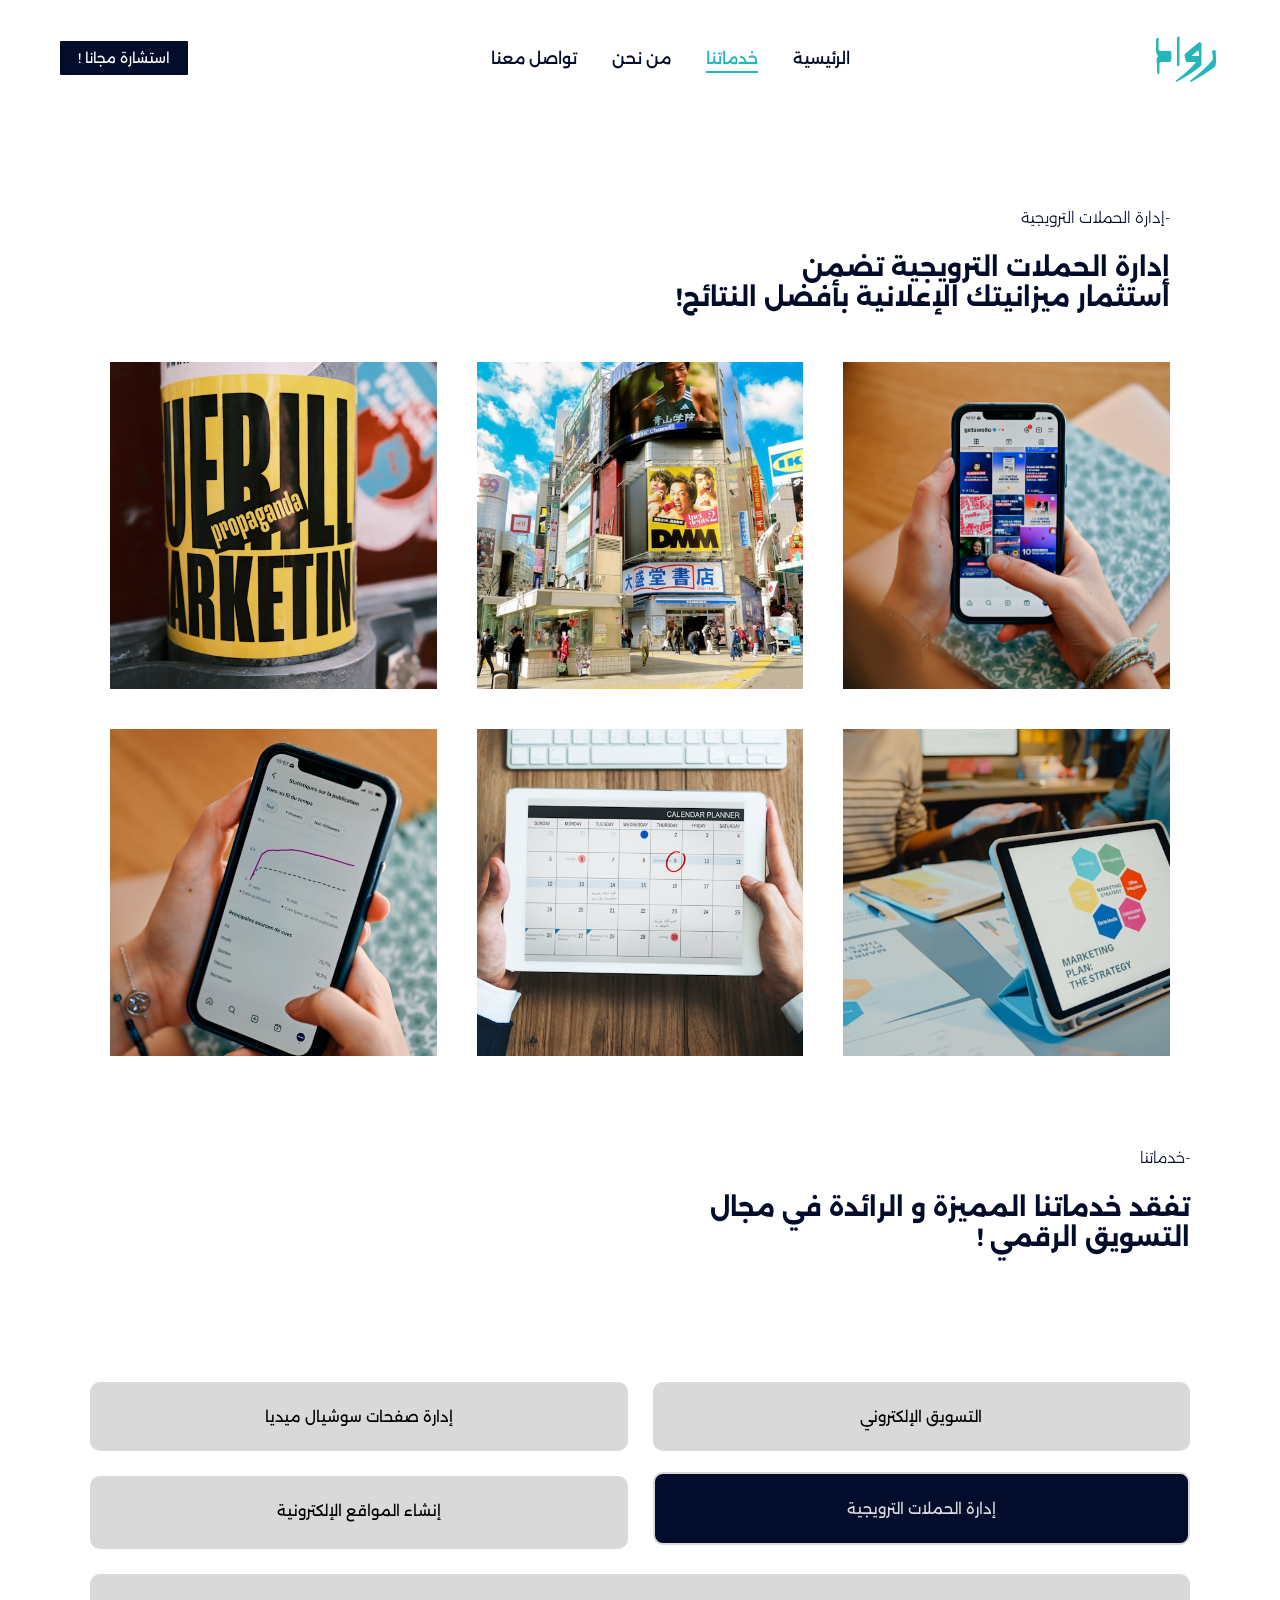
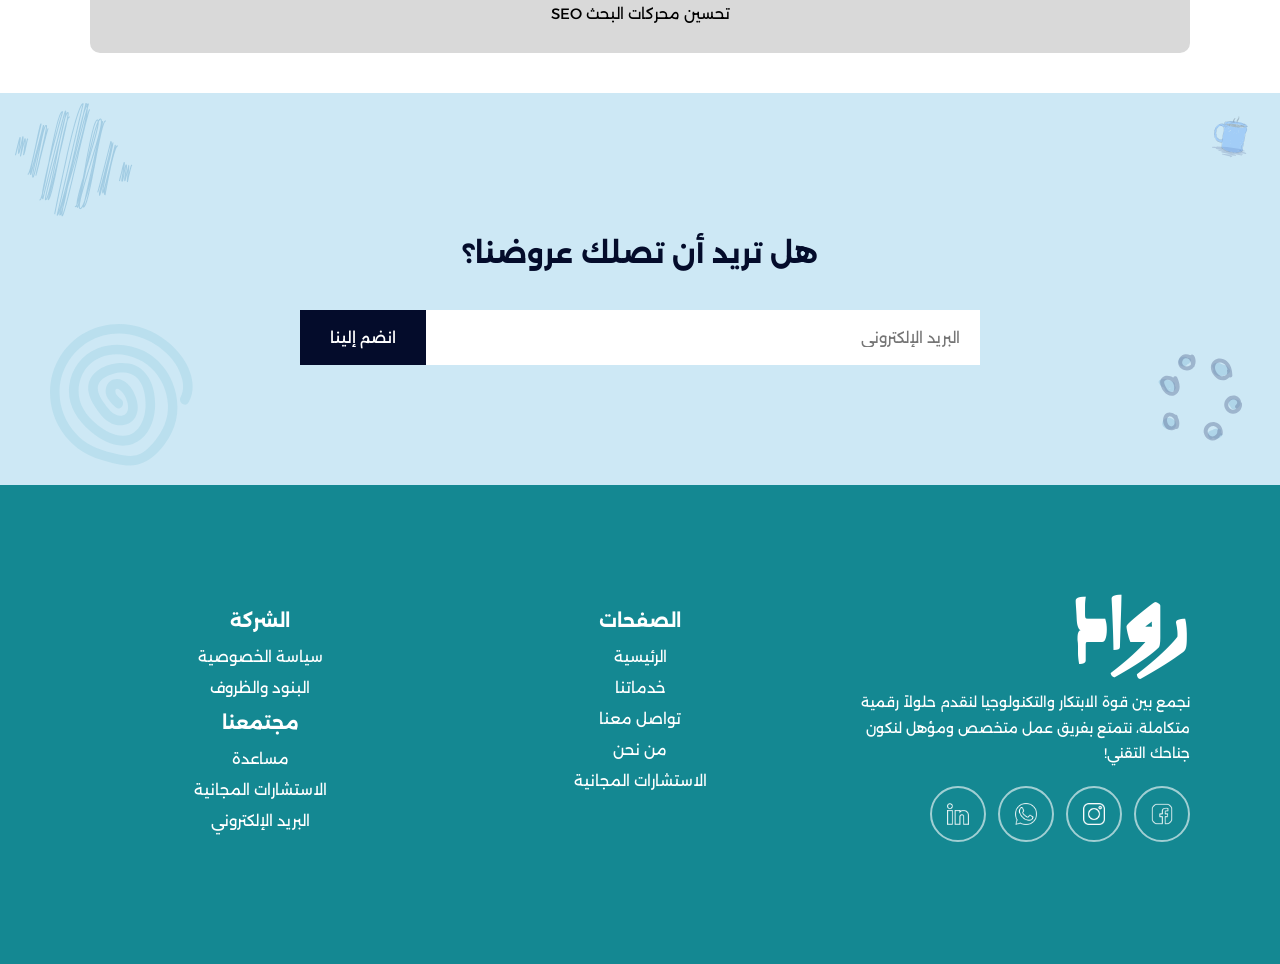
<file: product_2.html>
<!doctype html>
<html lang="ar" dir="rtl">
  <head>
    <meta charset="UTF-8" />
    <meta name="viewport" content="width=device-width, initial-scale=1.0" />
    <link rel="stylesheet" href="css/style.css" />
    <link
      href="https://fonts.googleapis.com/css2?family=Alexandria:wght@300;400;500;600;700&family=Alkalami&display=swap"
      rel="stylesheet"
    />
    <title>Rwad Platform</title>
  </head>
  <body>
    <header class="navbar">
      <div class="logo">رواد</div>
      <div class="menu-toggle">☰</div>

      <nav class="nav-links">
        <a href="index.html">الرئيسية</a>
        <a href="services.html" class="active">خدماتنا</a>
        <a href="about.html">من نحن</a>
        <a href="contact.html">تواصل معنا</a>
      </nav>
      <a href="#" class="consult-btn">استشارة مجانا !</a>
    </header>

    <main class="container">
      <section class="marketing">
        <div class="container">
          <!-- العنوان -->
          <div class="marketing-header">
            <h2>-إدارة الحملات الترويجية</h2>
            <p>
              إدارة الحملات الترويجية تضمن<br />استثمار ميزانيتك الإعلانية بأفضل
              النتائج!
            </p>
          </div>

          <!-- الصور -->
          <div class="marketing-gallery">
            <img src="images/product_2_1.jpg" alt="" />
            <img src="images/product_2_5.jpg" alt="" />
            <img src="images/product_2_3.jpg" alt="" />
            <img src="images/product_2_6.jpg" alt="" />
            <img src="images/product_2_4.jpg" alt="" />
            <img src="images/product_2_2.jpg" alt="" />
          </div>
        </div>
      </section>
      <div class="services-header">
        <h2>-خدماتنا</h2>
        <p>تفقد خدماتنا المميزة و الرائدة في مجال <br />التسويق الرقمي !</p>
      </div>

      <div class="services-grid">
        <a href="product_0.html" class="service-box"> التسويق الإلكتروني </a>

        <a href="product_1.html" class="service-box">
          إدارة صفحات سوشيال ميديا
        </a>

        <a href="product_2.html" class="service-box active">
          إدارة الحملات الترويجية
        </a>

        <a href="product_3.html" class="service-box">
          إنشاء المواقع الإلكترونية
        </a>

        <a href="product_4.html" class="service-box seo">
          تحسين محركات البحث SEO
        </a>
      </div>
    </main>
    <section class="newsletter" style="position: relative; overflow: hidden">
      <div
        style="
          position: absolute;
          top: 10px;
          left: 15px;
          opacity: 0.6;
          pointer-events: none;
        "
      >
        <svg
          width="118"
          height="114"
          viewBox="0 0 118 114"
          fill="none"
          xmlns="http://www.w3.org/2000/svg"
        >
          <path
            d="M8.89571 52.1639C8.75831 52.2451 8.60286 52.2684 8.4538 52.2275C8.19246 52.1603 8.02521 51.9045 8.06867 51.6371C8.88662 46.7334 9.58335 41.454 9.74805 38.4796C8.83378 41.9654 7.22127 48.4024 6.06094 53.0812C5.99603 53.3533 5.72477 53.5216 5.45026 53.4662C5.31806 53.4392 5.20153 53.3619 5.12524 53.2506C5.04896 53.1393 5.01889 53.0027 5.04137 52.8697C5.77838 48.4973 6.48933 43.8422 6.95993 40.2398C5.15536 48.5068 4.50049 50.3242 3.95375 50.6674L3.94181 50.6745C3.79545 50.7609 3.62927 50.7866 3.47247 50.7463C2.79299 50.5715 2.74508 50.2653 3.78173 42.9356C3.95924 41.6742 4.16417 40.2274 4.33381 38.8982C3.47399 42.251 2.35915 46.8023 1.74483 49.309C1.21986 51.4486 0.891666 52.5572 0.760244 52.6348L0.495529 52.1868L0.000411322 52.024C0.0381595 51.8969 0.361206 50.5818 0.735038 49.0594C4.35427 34.2883 4.47972 34.2142 4.77542 34.0395C4.89191 33.9707 5.04261 33.9461 5.18041 33.9816C5.93592 34.1759 5.97647 34.8651 4.81664 43.0776C4.62474 44.4442 4.40975 45.9695 4.25057 47.2482C5.10509 44.0637 6.21386 38.827 6.72825 36.4035C7.1503 34.408 7.43582 33.3635 7.5848 33.2701C7.70604 33.2025 7.85321 33.172 7.991 33.2074C8.5517 33.3517 8.96509 33.458 7.79723 41.8888C9.42006 35.5102 9.53655 35.4414 9.71277 35.3372C9.83225 35.2667 9.97697 35.2456 10.11 35.2798C10.6517 35.4192 11.2647 35.5768 10.3745 42.9772C10.4156 42.7877 10.4556 42.6029 10.496 42.4259C11.8772 36.0611 11.9956 35.7977 12.3356 35.5888C12.455 35.5182 12.6224 35.4878 12.7572 35.525C13.0376 35.5971 13.2052 35.8809 13.1314 36.1582C13.1057 36.258 13.057 36.3392 12.9869 36.4048C12.7402 36.9898 12.0904 39.9889 11.5132 42.6469C9.86488 50.2373 9.42805 51.8373 8.91241 52.1581L8.90345 52.1634L8.89571 52.1639ZM112.717 79.1221C112.597 79.1927 112.455 79.212 112.322 79.1778C111.7 79.0177 111.624 78.9981 112.732 68.9462L110.443 77.846C110.371 78.1263 110.088 78.294 109.81 78.2201C108.955 78.0001 108.992 76.9383 110.08 70.098C110.413 68.0077 110.87 65.1388 110.978 63.4872C110.522 65.1305 109.977 68.1362 109.549 70.5008C108.462 76.498 108.054 78.3028 107.421 78.7049C107.263 78.8062 107.08 78.8377 106.905 78.7925C106.102 78.5859 106.077 77.7742 107.591 68.9257C107.794 67.7419 108.021 66.4148 108.224 65.1423C107.265 68.8926 106.003 73.8974 105.037 77.7725C105 77.9024 104.914 78.0128 104.797 78.0806C104.681 78.1484 104.542 78.1681 104.411 78.1358C104.28 78.1034 104.167 78.0214 104.095 77.907C104.023 77.7927 103.999 77.655 104.027 77.523C104.027 77.523 105.148 73.0241 106.293 68.5159C108.63 59.2892 108.651 59.2768 108.917 59.1198C109.028 59.0545 109.181 59.0281 109.314 59.0624C110.132 59.2726 110.16 60.098 108.619 69.104C108.323 70.834 107.974 72.882 107.723 74.5855C107.999 73.2255 108.283 71.6596 108.527 70.3189C109.597 64.4037 110.108 61.9463 110.844 61.4747C111.009 61.3651 111.205 61.3343 111.385 61.3807C112.369 61.6337 112.2 63.4015 111.109 70.2638C111.004 70.9307 110.888 71.6558 110.775 72.3791L113.377 62.2629C113.394 62.1965 113.424 62.1341 113.465 62.0793C113.505 62.0245 113.557 61.9783 113.616 61.9435C113.675 61.9087 113.74 61.886 113.808 61.8766C113.875 61.8672 113.944 61.8713 114.011 61.8888C114.365 61.98 114.302 64.208 113.821 68.5728C113.726 69.4348 113.622 70.4034 113.513 71.3861C113.577 71.0986 113.646 70.8123 113.712 70.523C115.635 62.2103 116.072 61.9402 116.364 61.7595C116.513 61.6713 116.67 61.6432 116.824 61.6853C117.104 61.7574 117.272 62.0411 117.198 62.3185C117.16 62.4658 117.061 62.5847 116.941 62.6476C116.322 63.6864 114.449 71.6394 112.966 78.7811C112.936 78.9201 112.851 79.0427 112.73 79.1181L112.721 79.1234L112.717 79.1221ZM18.364 74.559C18.1938 74.6596 17.9984 74.6904 17.8178 74.6439C16.9863 74.4301 16.5599 73.5174 18.6612 63.6929C19.1761 61.2772 19.788 58.6027 20.4538 55.7876C19.6844 58.7888 18.9634 61.5923 18.3457 63.9841C17.753 66.2887 17.2562 68.2101 16.9044 69.5583C16.304 71.8634 16.2991 71.8824 16.1079 71.9954L16.1019 71.9989C15.9825 72.0695 15.8407 72.0888 15.7077 72.0546C15.1185 71.903 14.8597 71.2741 15.1648 68.5714C14.5816 70.2578 14.0701 71.2813 13.6184 71.5603C13.3681 71.7163 13.1433 71.704 13.0007 71.6674C12.9344 71.6507 12.872 71.6211 12.8171 71.5801C12.7623 71.5392 12.7162 71.4878 12.6814 71.4289C12.6466 71.37 12.6238 71.3048 12.6144 71.237C12.605 71.1693 12.6091 71.1003 12.6266 71.0341C12.6545 70.9251 12.7171 70.8281 12.8051 70.7579C12.8931 70.6878 13.0016 70.6482 13.1141 70.6453C14.6414 69.336 18.4044 51.6029 20.9009 39.8283C24.0752 24.8567 24.9716 21.0269 25.6946 20.5796C25.8379 20.4949 25.9993 20.468 26.1544 20.5053C26.6723 20.6385 26.5782 21.0931 26.4226 21.8459C26.3297 22.2956 26.183 22.9545 25.9734 23.8682C25.5762 25.5897 24.9896 28.0478 24.3105 30.895C22.0804 40.2355 17.412 59.785 16.2923 67.7722C18.5956 58.8761 24.5344 35.707 27.9701 22.2895C27.9871 22.2233 28.017 22.1612 28.058 22.1066C28.0991 22.052 28.1504 22.006 28.2092 21.9713C28.268 21.9365 28.3331 21.9137 28.4007 21.9041C28.4683 21.8945 28.5372 21.8983 28.6033 21.9153C29.1165 22.0473 29.3531 22.3387 28.6221 25.9983C29.3301 23.807 29.9878 22.4513 30.6134 22.0575C30.9247 21.8614 31.2025 21.8746 31.3813 21.9181C32.0703 22.0953 32.4162 23.0353 31.1314 29.9314C32.1271 26.2766 32.4462 25.5481 32.6714 25.411C32.7784 25.3398 32.9493 25.3153 33.0824 25.3496C33.3627 25.4217 33.5304 25.7054 33.4565 25.9828C33.4321 26.0778 33.3803 26.1608 33.318 26.2258C32.557 27.8158 27.6302 47.8282 24.6746 59.8418C22.5765 68.3669 21.4405 72.6822 21.2664 72.7877C21.1375 72.8558 21.0022 72.8793 20.8692 72.8451C20.3513 72.7119 20.4417 72.2716 20.6083 71.4761C20.7061 71.0073 20.8619 70.3229 21.0801 69.376C21.4961 67.5908 22.1035 65.052 22.8118 62.111C25.6177 50.4236 31.3427 26.5789 30.9908 23.0917C30.5643 23.5975 29.6078 25.5046 27.9362 32.5849C26.6076 38.2134 25.209 45.3944 23.8531 52.3406C20.892 67.5368 19.5692 73.8026 18.3897 74.5478L18.3688 74.5602L18.364 74.559ZM24.6787 42.7782C24.6457 42.9065 24.6145 43.0378 24.5833 43.1691C21.9652 53.8308 18.1161 69.5154 18.1549 73.107C19.2351 70.5909 21.1318 60.843 22.8281 52.1403C23.4796 48.7896 24.097 45.6606 24.6787 42.7782ZM90.3088 92.1359C90.1893 92.2065 90.0476 92.2257 89.9145 92.1915C89.7292 92.1439 89.4635 92.0147 89.2653 91.6725C88.9718 91.1689 88.8987 90.1926 89.0063 88.7993C88.5097 90.2572 88.3323 90.3661 88.1919 90.4491C88.0747 90.5304 87.9038 90.5548 87.7565 90.5169C86.8775 90.2908 86.724 88.6125 89.2756 76.7812C85.8914 90.7566 85.3557 92.4552 84.9363 92.707C84.8193 92.7681 84.6554 92.8045 84.5206 92.7673C84.4334 92.7437 84.3517 92.7031 84.2803 92.6478C84.2089 92.5925 84.1491 92.5235 84.1045 92.445C83.484 91.3811 84.992 85.4492 88.8395 71.1396C90.8102 63.8221 92.8475 56.2557 94.2414 50.1171C95.4347 44.8667 95.8074 42.1079 95.8707 40.6601C94.859 44.6629 92.4101 54.322 89.969 63.8919C88.1049 71.1989 86.6101 77.0303 85.5227 81.2188C84.1229 86.6154 83.333 89.3682 83.153 89.4773C83.0335 89.5479 82.8918 89.5671 82.7558 89.5347C82.4784 89.4608 82.3107 89.1771 82.3816 88.9015C82.3926 88.8587 82.4084 88.8172 82.4306 88.7798C82.9753 87.2532 91.0988 55.2943 95.3469 38.4914C95.3812 38.3584 95.4592 38.2518 95.5889 38.1712C95.7084 38.1006 95.8501 38.0813 95.9832 38.1155C96.159 38.1607 96.4134 38.2844 96.601 38.6088C96.9204 39.1494 96.9685 40.3016 96.7971 41.9825C97.3282 40.1738 97.6278 39.5011 97.8471 39.3675L97.8501 39.3657C97.9696 39.2951 98.1357 39.2695 98.2718 39.3019C98.7628 39.4282 97.7814 44.6783 95.3278 55.0522C92.8471 65.544 88.9377 82.0541 88.2666 87.7656C90.3696 81.0267 95.9308 58.0847 99.6335 42.2409C99.6659 42.1048 99.7494 41.987 99.8719 41.9146C100 41.8388 100.134 41.82 100.272 41.8555C100.453 41.9019 100.604 42.0219 100.707 42.1952C100.878 42.4849 100.902 43.0789 100.786 44.042C101.165 43.3186 101.527 42.8266 101.866 42.61C102.209 42.3916 102.516 42.3996 102.711 42.4497C102.991 42.5218 103.159 42.8055 103.085 43.0829C103.015 43.3537 102.744 43.5221 102.47 43.4619C102.085 43.573 100.102 45.3124 95.2728 67.7536C92.7033 79.6841 90.5791 91.6659 90.5593 91.7824C90.5351 91.9256 90.4521 92.0512 90.3285 92.1283L90.3105 92.1389L90.3088 92.1359ZM91.7987 79.4489C91.6511 80.0721 91.5102 80.6792 91.3776 81.2733C90.5348 85.0231 90.1638 87.3619 90.0325 88.8176C90.4447 86.5552 91.0596 83.2584 91.7987 79.4489ZM82.6253 88.5842C82.5626 88.6213 82.5099 88.6685 82.4703 88.7242C82.5201 88.6585 82.5817 88.6059 82.6552 88.5666L82.6253 88.5842ZM33.7412 97.0249C33.4575 97.1926 33.2047 97.1808 33.0414 97.1362C32.9752 97.1192 32.9131 97.0894 32.8585 97.0483C32.8039 97.0073 32.7579 96.9559 32.7232 96.8971C32.6884 96.8383 32.6656 96.7732 32.656 96.7056C32.6464 96.638 32.6502 96.5692 32.6673 96.503C33.2813 94.1254 33.9138 91.6563 34.5592 89.1273C33.314 93.683 32.2283 96.3876 31.2424 97.0104C30.8982 97.2259 30.6002 97.2125 30.4054 97.1624C29.8067 97.0084 29.7103 96.4771 30.2823 93.4554C30.6309 91.6175 31.217 88.9744 32.0755 85.3805C33.6797 78.6704 36.0013 69.6143 38.4586 60.0308C40.3872 52.5125 42.5677 43.9951 44.5288 36.0748C46.338 27.2087 47.8804 20.3256 49.2352 15.7373C49.6798 13.5162 49.9901 11.709 50.1296 10.4378C46.83 21.4942 33.6808 74.3823 28.4034 95.8268C28.3709 95.9629 28.2857 96.0777 28.1662 96.1483C28.0527 96.2154 27.902 96.2399 27.769 96.2057C27.5884 96.1593 27.3305 96.0296 27.134 95.6903C27.0334 95.5201 26.8982 95.2776 26.8195 94.6874C26.2989 96.1797 25.8299 97.0773 25.4009 97.347C25.1386 97.51 24.9031 97.5001 24.751 97.461C24.6847 97.4443 24.6223 97.4147 24.5674 97.3737C24.5126 97.3328 24.4665 97.2814 24.4317 97.2225C24.3969 97.1636 24.3741 97.0984 24.3647 97.0306C24.3553 96.9629 24.3594 96.8939 24.3769 96.8277C24.438 96.5902 24.6526 96.4351 24.8877 96.4373C25.1916 96.1812 25.8115 94.9728 26.9913 90.3952C27.5285 85.8347 29.1466 77.1701 33.2823 60.3611C38.9652 31.3029 43.2542 10.5794 46.6709 8.42363C47.094 8.15756 47.4651 8.17197 47.7027 8.23307C47.8405 8.26851 47.9524 8.35555 48.0247 8.47801C48.0953 8.59748 48.1134 8.74397 48.0732 8.88055C48.0147 9.0884 42.0878 29.9657 36.7097 50.9942C35.8194 54.4659 35.0189 57.6669 34.2927 60.6184C34.2834 60.6642 34.2742 60.7099 34.2667 60.7587C31.5994 74.3992 29.5987 84.4826 28.0235 90.5872C27.8342 92.19 27.7824 93.2481 27.8003 93.9468C29.1468 88.485 33.6669 70.1917 38.2324 52.0368C49.2588 8.20017 49.7708 7.89364 50.1472 7.67128C50.2666 7.60069 50.4221 7.57734 50.5581 7.6098C51.1188 7.754 51.3832 8.33115 51.1254 10.6433C51.4937 9.95026 51.8502 9.48977 52.1944 9.27433C52.5475 9.0536 52.8532 9.06638 53.0528 9.1177C53.5375 9.24236 54.0031 9.36212 53.2242 14.2227C53.4019 13.9847 53.5732 13.8109 53.7447 13.7056C54.0572 13.5048 54.3535 13.5151 54.5358 13.5645C54.8161 13.6367 54.9838 13.9204 54.9099 14.1978C54.8415 14.4639 54.5762 14.6287 54.31 14.5805C54.0528 14.684 53.4782 15.362 52.4366 18.5845C52.155 20.0243 51.8171 21.6826 51.4121 23.6023C49.902 30.7242 47.6335 40.5588 44.6594 52.8413C44.3884 54.1901 44.1205 55.5371 43.852 56.8764C39.0407 80.9307 35.961 95.6328 33.7699 97.012L33.743 97.0279L33.7412 97.0249ZM40.6636 55.6333C40.2669 57.1853 39.8673 58.7391 39.4719 60.2864C35.3854 76.224 31.1682 92.6701 30.9487 95.9267C31.509 95.2451 32.7846 92.6096 35.0734 82.7751C36.8137 75.2995 38.7608 65.405 40.6666 55.6315L40.6636 55.6333ZM38.5341 77.6316C36.7989 84.536 35.3466 90.2416 34.4934 93.5785C35.1274 91.7734 36.0036 88.7211 37.2046 83.579C37.6341 81.7417 38.0772 79.7431 38.5341 77.6316ZM45.4894 36.555C44.3737 42.0255 43.2315 47.8944 42.1097 53.6546C39.5609 66.7456 37.471 77.2645 35.6936 84.6773C38.3172 74.3387 41.0914 63.1979 43.6158 52.7527C46.9277 36.2612 49.4431 24.3345 51.4579 18.2239C52.2733 14.0592 52.7042 11.2216 52.6157 10.2262C52.2536 10.5409 51.4933 11.7638 50.1978 16.2002C49.7117 18.6512 49.0499 21.6776 48.1921 25.3476C47.39 28.7913 46.4761 32.571 45.4906 36.5502L45.4894 36.555ZM46.7361 9.77529C44.3968 12.7451 41.2041 26.3898 38.093 41.5094C41.9672 26.7811 45.6352 13.6817 46.7361 9.77529ZM69.1965 104.328C68.8321 104.543 68.5169 104.528 68.3108 104.472C68.1797 104.439 68.0669 104.355 67.9963 104.239C67.9258 104.124 67.9031 103.985 67.933 103.853L68.0029 103.542C67.3636 104.738 66.7693 105.512 66.2291 105.859C65.8287 106.116 65.4361 106.195 65.0464 106.095C64.8041 106.032 64.4625 105.864 64.2085 105.413C63.894 104.854 63.7857 103.886 63.8548 102.564C63.4202 104.352 63.2497 104.67 63.0561 104.793C62.9384 104.866 62.774 104.895 62.6362 104.859C62.4033 104.799 62.073 104.636 61.8279 104.201C61.7126 103.999 61.6263 103.743 61.5641 103.434C61.3859 103.664 61.2127 103.835 61.0401 103.945C60.6797 104.174 60.3705 104.155 60.1679 104.105C60.1015 104.089 60.0391 104.059 59.9843 104.018C59.9295 103.977 59.8834 103.926 59.8486 103.867C59.8138 103.808 59.791 103.743 59.7816 103.675C59.7722 103.607 59.7763 103.538 59.7938 103.472C59.8104 103.406 59.8401 103.344 59.881 103.289C59.9219 103.234 59.9733 103.188 60.0322 103.153C60.0911 103.118 60.1564 103.095 60.2241 103.086C60.2919 103.077 60.3608 103.081 60.427 103.098C60.5687 103.079 60.8957 102.862 61.4583 101.57C61.6224 96.9237 64.0937 87.3844 67.9456 74.1803C68.6525 70.4866 69.3766 66.6176 70.1149 62.6635C75.0621 36.1998 78.5385 18.7045 81.6637 16.717C82.0862 16.4432 82.4579 16.4653 82.6955 16.5264C82.9141 16.5826 83.2171 16.734 83.4441 17.1318L83.4706 17.1766C83.881 16.4868 84.2697 16.0194 84.6378 15.7899C85.0417 15.5391 85.3819 15.5557 85.5987 15.6089C85.8648 15.6774 86.2402 15.8626 86.5177 16.3595C86.8269 16.9102 86.9602 17.7905 86.9444 18.9845L87.0647 18.4379C87.1261 18.1599 87.3986 17.9868 87.676 18.0404C87.9535 18.0941 88.1356 18.3613 88.0867 18.64C88.0768 18.6982 87.7959 20.2826 87.2999 22.9894C88.2221 19.9945 89.0584 18.1908 89.84 17.6927C90.1884 17.4708 90.4881 17.4871 90.6829 17.5372C90.9633 17.6093 91.1309 17.893 91.0571 18.1704C90.9862 18.446 90.7132 18.6113 90.4381 18.5482C90.1067 18.6352 88.864 19.8328 86.2129 31.3321C84.4377 39.0418 82.4326 49.5066 80.4953 59.6291C75.5537 85.4407 72.1023 102.494 69.255 104.297L69.2132 104.322L69.1965 104.328ZM81.8832 41.5383C80.1384 47.574 78.0124 54.54 75.6228 62.2944C69.9033 80.849 63.4227 101.88 65.1157 104.909C65.2045 105.067 65.2758 105.085 65.3043 105.092C65.3376 105.101 65.4468 105.129 65.6626 104.989C66.3665 104.537 67.5161 102.855 69.273 97.8554L81.8802 41.5401L81.8832 41.5383ZM70.298 98.0557L69.2299 102.829C70.9189 100.3 73.1105 91.1878 75.387 80.1799C73.4998 87.8228 71.8013 93.7868 70.298 98.0557ZM62.4551 101.811C62.4412 102.456 62.4865 102.969 62.5905 103.343C62.8682 102.313 63.3198 100.281 63.8858 97.6173C63.3856 99.3555 62.9132 100.759 62.4533 101.808L62.4551 101.811ZM65.1397 88.084C64.4029 90.929 63.7808 93.5249 63.3201 95.7595C63.6943 94.3537 64.1042 92.681 64.5604 90.6909C64.7535 89.8515 64.9444 88.9811 65.1414 88.087L65.1397 88.084ZM71.7029 65.1262C70.0881 72.7049 68.5739 80.0791 67.2991 86.2964L67.1496 87.0254C69.1246 79.8585 71.797 71.1915 74.6324 61.989C80.6623 42.4249 87.4951 20.2508 85.6015 16.8686C85.4951 16.6816 85.3954 16.6357 85.3319 16.6168C85.3034 16.6095 85.2533 16.627 85.1816 16.6694C84.8315 16.8883 84.3711 17.4868 83.7772 18.7322C83.9704 23.8605 79.8226 38.1258 73.3476 59.6575C72.804 61.4655 72.2556 63.2926 71.7059 65.1244L71.7029 65.1262ZM80.4756 52.6051L74.1833 80.7138C75.5594 75.1861 77.1187 68.434 78.8857 60.1852C79.4289 57.6399 79.9619 55.1047 80.4756 52.6051ZM82.2392 17.5818L82.2183 17.5942C79.2466 19.487 74.9441 42.4791 71.147 62.7871C75.5094 42.4675 79.646 25.1825 82.7497 18.5414C82.7191 18.1485 82.645 17.8458 82.5327 17.6421C82.5115 17.6063 82.4727 17.5406 82.4317 17.5325C82.4127 17.5277 82.3557 17.513 82.2392 17.5818ZM82.5078 21.8556C81.1167 25.7279 79.2216 32.2391 76.6639 42.962C75.9842 45.8014 75.3038 48.7622 74.6211 51.7807C78.1801 39.8539 81.5596 28.0734 82.5078 21.8556ZM47.6708 113.262C47.5184 113.352 47.3415 113.38 47.18 113.339C47.0374 113.302 46.8393 113.206 46.6876 112.949C46.5588 112.731 46.3553 112.379 46.465 110.662C46.014 111.727 45.6816 112.133 45.3942 112.315C45.1379 112.474 44.9053 112.462 44.755 112.426C44.5982 112.386 44.465 112.283 44.3833 112.138C44.1434 111.712 44.3853 110.171 45.4432 106.205C43.5895 111.975 42.9885 112.342 42.6515 112.549C42.431 112.687 42.2127 112.679 42.0797 112.645C41.8041 112.574 41.637 112.298 41.7031 112.021L67.4015 1.6352C65.5022 3.76074 61.0913 14.3615 51.4322 57.6684C45.503 84.2569 40.4024 110.618 40.3525 110.881C40.3218 111.012 40.2416 111.127 40.1285 111.2C40.0154 111.273 39.8783 111.3 39.7459 111.275C39.6135 111.249 39.4962 111.173 39.4185 111.063C39.3408 110.953 39.3088 110.817 39.3292 110.684C39.3792 110.421 44.4805 84.0471 50.4163 57.4426C58.4119 21.5981 64.0697 2.40698 67.2373 0.402466C67.6765 0.122815 68.0447 0.138987 68.2823 0.200093C68.5579 0.270975 68.725 0.546992 68.6589 0.823807L43.6038 108.452C45.5482 103 49.5314 89.0494 57.6983 55.0702C58.3172 52.4963 58.9344 49.9194 59.5377 47.3669C62.7334 32.1449 65.5126 19.7439 67.8862 11.5194C69.4308 4.75594 70.3882 0.511235 70.4104 0.405474C70.4411 0.266456 70.5246 0.148616 70.647 0.0762633C70.7665 0.00567249 70.9124 -0.0201151 71.0473 0.0170915C71.5034 0.134415 71.875 0.442746 72.1501 0.928926L72.1643 0.952821C72.3033 0.806203 72.4415 0.692309 72.5771 0.60814C72.9751 0.360939 73.338 0.368153 73.5613 0.425592C73.6943 0.459812 73.811 0.548062 73.8815 0.667536C73.9521 0.787011 73.9684 0.930516 73.9342 1.06356C73.9153 1.1271 73.4936 2.69798 72.7636 5.41809C72.6934 7.61133 72.3435 10.4292 71.7556 13.7786C73.6064 6.76965 73.9584 6.55366 74.2553 6.3742C74.3772 6.29411 74.5541 6.26615 74.7061 6.30526C74.9865 6.37736 75.1541 6.66111 75.0803 6.93848C75.0424 7.08577 74.9446 7.19995 74.8264 7.26579C73.6722 9.10423 68.3839 31.6351 63.2665 53.4324C53.5434 94.8509 49.2283 112.318 47.6767 113.259L47.6708 113.262ZM48.3424 104.653C47.5928 108.868 47.4216 110.863 47.4672 111.779C49.6315 106.978 56.5941 77.317 62.2561 53.1953C62.7823 50.9623 63.3006 48.7501 63.8091 46.5758C60.6999 57.8179 57.0298 70.3342 53.1947 83.2463C52.1028 88.4569 51.0672 93.2515 50.1158 97.3838C49.4305 100.364 48.845 102.749 48.3412 104.658L48.3424 104.653ZM47.9653 101.028C46.7751 105.192 45.8793 108.498 45.506 110.294C45.9185 109.301 46.5084 107.51 47.3462 104.331C47.52 103.35 47.7262 102.253 47.9653 101.028ZM52.342 81.1551C51.2943 85.2677 50.3628 88.8402 49.5345 91.9327C49.973 90.4447 50.4448 88.8563 50.949 87.1521C51.3739 85.2932 51.836 83.2996 52.342 81.1551ZM70.9664 12.1495C68.2069 22.5241 63.9066 38.85 59.7653 55.2472C58.6414 59.6932 57.5324 64.143 56.4383 68.5964C62.2412 48.7917 68.7434 25.6282 70.9682 12.1525L70.9664 12.1495ZM60.4899 47.86C60.3713 48.4298 60.2526 48.9996 60.1309 49.5711C64.8922 30.8815 69.6174 13.14 71.7483 5.17977C71.766 4.62968 71.758 4.07906 71.7244 3.52972C70.8872 5.29771 69.9426 8.08419 68.9298 11.608C66.8949 20.5149 63.8173 33.8497 60.4882 47.857L60.4899 47.86ZM72.5553 2.07166C72.56 2.09311 72.5628 2.11158 72.5674 2.13303C72.5784 2.09026 72.5882 2.05225 72.601 2.01247C72.5853 2.03378 72.5727 2.05334 72.5553 2.07166ZM71.2417 1.43745C71.1577 1.81351 71.0436 2.31609 70.9037 2.9387C71.0902 2.55857 71.2716 2.21767 71.4515 1.922C71.392 1.73953 71.3217 1.57959 71.2435 1.44043L71.2417 1.43745Z"
            fill="#1974AB"
            fill-opacity="0.4"
          />
        </svg>
      </div>
      <div
        style="
          position: absolute;
          top: 15px;
          right: 20px;
          opacity: 0.55;
          pointer-events: none;
        "
      >
        <svg
          width="57"
          height="57"
          viewBox="0 0 57 57"
          fill="none"
          xmlns="http://www.w3.org/2000/svg"
        >
          <path
            d="M9.47085 38.8007C10.8094 38.8196 12.147 38.8625 13.4832 38.9262C13.4291 38.6772 13.5485 38.3815 13.8462 38.3839C13.8856 38.3838 13.9255 38.3855 13.9649 38.3854L13.969 38.386C20.6993 38.4471 27.4153 39.1332 34.0128 40.4702C35.9092 40.8543 37.7943 41.2929 39.6672 41.7808C39.902 41.8418 40.0138 42.039 40.02 42.2317C40.4196 42.3277 40.8198 42.4255 41.2189 42.5248C41.7641 42.6614 41.645 43.534 41.0913 43.3987C40.1825 43.1772 39.2714 42.9663 38.3589 42.7644C38.8337 42.8907 39.3081 43.0186 39.7813 43.1496C40.1876 43.2625 40.2334 43.7749 39.9733 43.9622C40.8641 44.1861 41.7531 44.4164 42.6402 44.6539C42.8521 44.7108 42.965 44.878 42.989 45.0523C43.4096 45.2678 43.3086 45.9765 42.7663 45.8889C39.5367 45.3636 36.306 44.8391 33.0764 44.3138L34.2986 44.5727L39.56 45.6852C40.1123 45.8019 39.9934 46.6678 39.4324 46.5591C38.0974 46.3019 36.7609 46.0528 35.423 45.812C36.5278 46.0721 37.6311 46.3379 38.7331 46.6119C39.2753 46.7463 39.1694 47.6033 38.6055 47.4858C35.3266 46.8043 32.0302 46.2082 28.7214 45.6973C30.0909 46.0723 31.4518 46.477 32.8042 46.9115C33.3112 47.0743 33.0227 47.7773 32.5624 47.7528C30.3863 47.6384 28.212 47.4825 26.042 47.2861C26.9806 47.5153 27.9191 47.7453 28.8569 47.9744C29.3468 48.0945 29.3438 48.7396 28.848 48.8497L27.5361 49.1412C27.1147 49.2345 26.9532 48.7521 27.1407 48.4605C24.5303 47.8222 21.9207 47.1849 19.3104 46.5466C18.768 46.4138 18.8637 45.5981 19.438 45.6727C22.5489 46.0768 25.6699 46.3945 28.798 46.6295C25.5117 45.7175 22.1787 44.9829 18.8119 44.4275C18.2494 44.3345 18.3752 43.4963 18.9395 43.5536C19.7901 43.6402 20.6397 43.7333 21.4895 43.8314C21.2487 43.7887 21.0081 43.7452 20.7673 43.7025C19.0767 43.4054 17.3836 43.1255 15.6883 42.8603C15.126 42.7723 15.2514 41.919 15.816 41.9864C17.4751 42.1835 19.1322 42.3945 20.7878 42.6162C19.0675 42.2528 17.3482 41.8887 15.628 41.5252C15.5557 41.5096 15.4951 41.4832 15.4448 41.4491C14.6973 41.3274 13.9489 41.2063 13.2014 41.0846C12.7319 41.0085 12.6961 40.2045 13.2104 40.2093C13.2496 40.21 13.2897 40.2108 13.3291 40.2107C13.3684 40.2106 13.3299 40.2108 13.3307 40.2109C13.4594 40.2122 13.5881 40.2142 13.7167 40.2162C12.261 40.0254 10.8037 39.8444 9.34474 39.6757C8.76346 39.6084 8.92253 38.7943 9.47237 38.8018L9.47085 38.8007Z"
            fill="#49578C"
            fill-opacity="0.4"
          />
          <path
            d="M11.4911 22.3797C11.7938 21.1613 12.2344 19.9957 12.832 18.8907C13.0054 18.5694 13.3713 18.586 13.5587 18.7825C13.6102 18.682 13.6625 18.5816 13.7132 18.481C13.7283 18.4523 13.7446 18.427 13.7622 18.4036C13.6936 18.2429 13.7168 18.0437 13.8977 17.8943C14.3051 17.5586 14.7299 17.2472 15.169 16.958C15.8033 16.4955 16.4914 16.1129 17.2223 15.8144C17.4752 15.7115 17.6777 15.8382 17.7659 16.0253C17.7758 15.9974 17.7888 15.9717 17.8041 15.9471C17.8822 15.8078 18.0294 15.7062 18.2327 15.7242C18.3121 15.7308 18.3908 15.7364 18.4703 15.743C19.2612 15.7103 20.0521 15.7471 20.8375 15.8559C21.1444 15.8983 21.2435 16.143 21.1881 16.3618C21.3965 16.4885 21.3857 16.7515 21.2497 16.9376C21.2526 16.9523 21.2529 16.9674 21.2549 16.9819C21.2621 16.9846 21.27 16.9875 21.2773 16.9894C21.2922 16.9505 21.3128 16.9125 21.3411 16.879C21.3573 16.8604 21.3725 16.8417 21.3887 16.8231C21.3889 16.8215 21.3875 16.8196 21.3869 16.8178C21.277 16.4242 21.5794 16.1477 21.9066 16.0054C22.2205 15.8687 22.4648 16.1104 22.4966 16.3745C22.7188 16.2462 22.9433 16.3142 23.0743 16.4606C23.0821 16.4584 23.0901 16.4554 23.098 16.4532C23.3238 16.3857 23.5732 16.5125 23.6739 16.7005C23.9129 16.6634 24.0979 16.8588 24.134 17.0817C24.2563 17.1038 24.3633 17.1738 24.434 17.2687C24.4989 17.243 24.563 17.2172 24.6285 17.1925C24.8631 17.1053 25.1338 17.2646 25.2234 17.4761C25.2464 17.4677 25.2686 17.4593 25.2908 17.4508C25.5854 17.3481 25.8271 17.5392 25.8779 17.776C26.1032 17.7067 26.3301 17.6436 26.5596 17.5858C26.8552 17.511 27.0108 17.7296 27.0244 17.9694C27.2871 18.0278 27.4393 18.2987 27.3362 18.5516C27.7854 18.4171 28.2412 18.3003 28.703 18.2053C29.0457 18.1348 29.3087 18.5642 29.1515 18.8494C29.6143 18.742 30.0856 18.6676 30.569 18.6369C30.9079 18.6153 31.0906 18.8898 31.0409 19.1555C31.5276 19.039 32.02 18.9409 32.5171 18.862C32.7777 18.8205 32.9522 19.0017 32.9909 19.2125C33.4966 19.0921 34.0053 18.9856 34.5172 18.892C34.7865 18.8426 35 19.0948 35.0144 19.3398C35.3736 19.2767 35.7354 19.2248 36.0994 19.1859C36.4567 19.1477 36.6201 19.4386 36.5629 19.7041C37.1039 19.6005 37.648 19.5092 38.1943 19.4324C38.5541 19.382 38.7323 19.7153 38.656 19.9913C38.8512 19.9621 39.0477 19.9355 39.2446 19.9115C40.3826 19.4461 41.5772 19.1335 42.7972 18.9819C43.1256 18.9411 43.3058 19.2144 43.2708 19.4772C43.5168 19.421 43.8048 19.5527 43.8263 19.8129C43.8744 19.8902 43.8938 19.9868 43.8644 20.1023C43.8319 20.2273 43.7978 20.3521 43.7636 20.4769C44.0199 20.4591 44.3003 20.7009 44.2634 20.9878C44.0934 22.3068 43.618 23.5493 42.8733 24.6412C42.6989 25.0444 42.4948 25.4383 42.2616 25.8195C42.2614 25.9133 42.2368 26.0068 42.1852 26.0847C42.0713 26.2572 41.9495 26.4203 41.8218 26.5783C41.8582 26.633 41.8812 26.6992 41.8828 26.7798C41.8905 27.1758 41.8641 27.5716 41.8037 27.963C41.8623 29.6143 41.6102 31.2546 41.0598 32.8161C41.1643 32.972 41.1779 33.2 41.0627 33.3641C40.9929 33.4636 40.921 33.5602 40.8483 33.6568C40.8439 33.698 40.8345 33.7393 40.8177 33.7804C40.6219 34.255 40.368 34.6868 40.0733 35.0875C40.1086 35.0927 40.1438 35.0978 40.1784 35.1079C40.6169 35.2297 40.752 35.6631 40.6364 36.0707C40.5462 36.3899 40.3329 36.687 40.1175 36.9578C40.1606 36.995 40.2022 37.0371 40.242 37.0856C40.3307 37.1949 40.3676 37.4012 40.2922 37.5275C40.1075 37.8346 39.9081 38.1278 39.6954 38.4091C39.7367 38.4645 39.7652 38.5331 39.7762 38.6126C39.8418 39.1036 39.6032 39.5393 39.2768 39.922C39.5479 39.9633 39.7928 40.2586 39.6363 40.5338C39.4751 40.8175 39.2879 41.0732 39.0833 41.3104C39.2759 41.2582 39.4692 41.2077 39.6643 41.1617C40.0268 41.0756 40.3273 41.6093 40.0641 41.8756C39.1288 42.8216 38.0123 43.5352 36.7551 43.9511C36.07 44.2219 35.3517 44.4109 34.6113 44.5104C34.5933 44.5128 34.5748 44.5135 34.5564 44.5133C34.4733 44.5891 34.3593 44.636 34.2178 44.6304C32.91 44.5784 31.6016 44.5255 30.2938 44.4735C30.144 44.4675 30.0407 44.3838 29.9825 44.2715C29.7242 44.3032 29.4649 44.3248 29.2045 44.3362C28.7806 44.3546 28.6088 43.8858 28.7969 43.6244C28.3862 43.7419 27.9647 43.8302 27.5352 43.8872C27.3132 43.9168 27.1656 43.8098 27.0985 43.661C26.7226 43.7644 26.3372 43.8404 25.9462 43.8863C25.4401 43.9463 25.2739 43.2438 25.7259 43.0386C25.9071 42.9562 26.0909 42.8784 26.2752 42.8031C25.9047 42.9148 25.5286 43.0081 25.1457 43.0844C24.9094 43.1312 24.7575 43.0077 24.7001 42.8385C24.5081 42.9151 24.3169 42.9919 24.1248 43.0685C23.6128 43.2725 23.3058 42.5478 23.7394 42.2796C23.5659 42.3321 23.3926 42.3838 23.218 42.4328C22.6681 42.5861 22.383 41.8839 22.8872 41.6134C22.9181 41.597 22.9488 41.5814 22.9797 41.565C22.6374 41.6782 22.2965 41.7942 21.9569 41.9179C21.7055 42.0051 21.4988 41.8728 21.4062 41.6868C21.0602 41.5793 20.9328 41.0358 21.3581 40.8584C21.4304 40.8279 21.5031 40.8 21.5752 40.7704C21.5042 40.7049 21.4537 40.6202 21.43 40.5265C21.2348 40.6135 21.0395 40.7005 20.8437 40.7858C20.5012 40.9351 20.262 40.664 20.2623 40.3811C20.1816 40.412 20.1016 40.4438 20.0201 40.4746C19.6153 40.6265 19.2401 40.1171 19.481 39.809C19.4678 39.8129 19.4538 39.8175 19.4405 39.8223C18.9961 39.9583 18.5552 39.343 19.0111 39.0588C19.0286 39.048 19.0469 39.0372 19.0644 39.0264C18.867 38.9624 18.6938 38.778 18.7163 38.5435C18.7908 37.7699 18.9502 37.022 19.1806 36.2929C19.1811 35.7856 19.2552 35.284 19.3958 34.8022C19.3563 34.7118 19.3471 34.6084 19.3759 34.5087C19.3196 34.5449 19.2492 34.5681 19.1585 34.5699C19.0165 34.5735 18.8772 34.5699 18.7395 34.5607C18.7325 34.563 18.727 34.5664 18.7199 34.5687C18.5829 34.6182 18.3877 34.6022 18.2678 34.5001C18.0469 34.4587 17.8277 34.4007 17.6066 34.3207C17.5422 34.297 17.4901 34.2643 17.4505 34.2259C17.2467 34.1936 17.0414 34.1661 16.8348 34.1418C16.652 34.121 16.5424 34.017 16.496 33.8872C16.4281 33.894 16.353 33.8864 16.2718 33.8578C15.684 33.6499 15.1265 33.3649 14.6138 33.0103C14.333 32.9726 14.0709 32.8063 13.8562 32.5907C13.5006 32.234 13.2094 31.7913 12.9198 31.3663C12.8409 31.2585 12.764 31.1493 12.6907 31.0373C12.5628 30.8411 12.6061 30.6365 12.7235 30.4979C12.705 30.4525 12.6874 30.4064 12.6699 30.3603C12.5281 30.1847 12.3892 30.0061 12.2521 29.827C12.179 29.731 12.1524 29.6325 12.159 29.5413C11.9478 29.5716 11.7157 29.4582 11.6583 29.1743C11.5157 28.4711 11.4363 27.7596 11.4189 27.047C11.2568 26.9589 11.1369 26.7655 11.1469 26.5761C11.2025 25.5133 11.3668 24.469 11.6288 23.4431C11.5148 23.3293 11.4503 23.1574 11.507 22.9639C11.5306 22.8828 11.5557 22.8028 11.5793 22.7216C11.4976 22.6327 11.4538 22.5141 11.4875 22.3809L11.4911 22.3797ZM35.5259 40.7188L36.0633 40.4959C36.0759 40.4383 36.0991 40.3823 36.139 40.3328C36.1544 40.3133 36.1715 40.294 36.1869 40.2745C36.1842 40.2758 36.1822 40.278 36.1802 40.2802C35.9655 40.4314 35.7467 40.5769 35.5267 40.719L35.5259 40.7188ZM38.2398 33.625C37.8679 33.867 37.4768 34.0854 37.0666 34.2741C37.0558 34.2793 37.0463 34.2812 37.0357 34.2847C36.9635 34.3319 36.8909 34.3766 36.8162 34.4176C36.8317 34.4433 36.8445 34.4703 36.8545 34.4994C36.9607 34.4605 37.0648 34.4698 37.1551 34.5106C37.4946 34.17 37.8682 33.8704 38.2668 33.6122C38.2579 33.6159 38.2488 33.6204 38.2399 33.6241L38.2398 33.625ZM36.3257 40.1097C36.4663 39.9495 36.6147 39.7962 36.7703 39.6505C36.6653 39.6988 36.5597 39.7454 36.4536 39.7902C36.423 39.8217 36.388 39.8492 36.3512 39.8715C36.3673 39.9509 36.362 40.033 36.3257 40.1097ZM40.1645 24.7346C40.1275 24.8104 40.0913 24.8863 40.0566 24.9633C40.0663 24.994 40.0724 25.0267 40.0734 25.0604C40.0738 25.0747 40.0726 25.0887 40.073 25.103C40.0777 25.0995 40.0824 25.096 40.0879 25.0926C40.1312 24.9625 40.1754 24.8316 40.2219 24.7028C40.2027 24.7134 40.1844 24.7241 40.1653 24.7347L40.1645 24.7346ZM39.801 32.3718C39.7875 32.3782 39.7732 32.3845 39.7591 32.3892C39.5115 32.6394 39.2488 32.8731 38.9739 33.0933C38.9627 33.147 38.9426 33.1985 38.914 33.2453C39.0878 33.1579 39.2653 33.0783 39.4462 33.0066C39.5833 32.8592 39.7145 32.7058 39.838 32.5481C39.8247 32.49 39.8124 32.4313 39.8026 32.3721L39.801 32.3718ZM39.3695 36.4784C39.4564 36.3647 39.5454 36.2488 39.6258 36.1282C39.3332 36.2571 38.9048 36.4215 38.8293 36.4623C38.7992 36.4789 38.7699 36.4964 38.7407 36.513C38.168 37.0172 37.547 37.474 36.9331 37.9169C36.919 37.9274 36.9043 37.9361 36.8898 37.9441C36.8988 37.9512 36.9067 37.9599 36.9148 37.9678C36.9872 37.9591 37.0588 37.9503 37.1312 37.9425C37.4297 37.7044 37.7458 37.4892 38.0767 37.2985C38.3672 37.1325 38.7324 36.9196 39.099 36.8115C39.1919 36.7028 39.2834 36.5923 39.3704 36.4777L39.3695 36.4784ZM35.1548 42.9789C35.5014 42.7315 35.8723 42.52 36.2617 42.3476C36.933 41.9768 37.6138 41.5688 38.161 41.0325C38.1214 41.046 38.0816 41.0603 38.0418 41.0746C37.4673 41.5399 36.844 41.9379 36.187 42.2806C36.0908 42.3311 35.9911 42.3316 35.9002 42.3007C35.4843 42.4995 35.0653 42.6912 34.6417 42.8688C34.4631 42.9792 34.2871 43.095 34.1155 43.2156C34.4668 43.1547 34.814 43.0765 35.1564 42.9791L35.1548 42.9789ZM35.4426 24.6294C35.6143 24.5481 35.8087 24.4727 36.0029 24.4274C36.0278 24.354 36.0733 24.2836 36.145 24.2229C36.2711 24.1157 36.4002 24.0115 36.5306 23.91C36.5212 23.9053 36.5119 23.9005 36.5034 23.8951C36.1481 24.0927 35.7902 24.2841 35.4311 24.4728C35.4312 24.5297 35.4188 24.5857 35.3911 24.6378C35.3866 24.6455 35.3821 24.6532 35.3785 24.661C35.4001 24.6508 35.421 24.6396 35.4424 24.6302L35.4426 24.6294ZM35.2601 23.2991C35.5676 23.1941 35.8755 23.0926 36.1846 22.9937C36.1436 22.9514 36.1105 22.9021 36.087 22.848C35.8155 22.9298 35.5414 23.0069 35.2661 23.0798C35.2841 23.1519 35.284 23.2272 35.2601 23.2991ZM33.8087 25.3997C33.8622 25.3372 33.9149 25.2745 33.9662 25.21C33.6104 25.3816 33.2543 25.5498 32.894 25.7123C33.1971 25.6034 33.5026 25.5007 33.8087 25.3997ZM28.1335 42.1929C28.0179 42.2045 27.9021 42.2177 27.7875 42.2345C27.6646 42.2902 27.542 42.3443 27.4172 42.3964C27.6541 42.3222 27.8925 42.2548 28.1335 42.1929ZM32.2221 24.3449C31.537 24.6349 30.8622 24.9488 30.1991 25.2861C30.021 25.3765 29.8441 25.4695 29.6688 25.5637C30.5466 25.2171 31.3992 24.8083 32.2221 24.3449ZM27.62 20.2776C27.5767 20.3107 27.5326 20.3428 27.4886 20.3748C27.8198 20.2246 28.1551 20.0835 28.494 19.9515C28.1994 20.0483 27.9079 20.1581 27.6201 20.2768L27.62 20.2776ZM28.0564 31.5131C28.0622 31.622 28.0681 31.7308 28.0748 31.8398C28.129 31.7577 28.1858 31.6772 28.2448 31.5984C28.1813 31.5749 28.1186 31.5456 28.0555 31.513L28.0564 31.5131ZM27.3878 35.5809C27.6504 35.5196 27.8321 35.7262 27.8658 35.9538C27.9066 35.9154 27.946 35.8751 27.9866 35.8375C27.9517 35.7269 27.9529 35.604 28.0003 35.497C27.841 35.4754 27.7173 35.3368 27.6715 35.1802C27.4755 35.33 27.286 35.4865 27.1056 35.6494C27.1994 35.6262 27.2926 35.6021 27.3869 35.5808L27.3878 35.5809ZM26.9461 32.8606C27.0436 32.7835 27.1426 32.7076 27.243 32.6335C27.2343 32.5326 27.2265 32.431 27.2186 32.3302C27.148 32.4011 27.0783 32.4713 27.007 32.5412C27.0161 32.6564 26.9815 32.7787 26.8892 32.8832C26.9079 32.8759 26.9266 32.8678 26.9461 32.8606ZM28.5141 23.7238C28.1614 23.8858 27.8131 24.0577 27.4746 24.2485C27.397 24.2925 27.321 24.3374 27.2448 24.3833C27.6768 24.1826 28.1 23.9623 28.5133 23.7237L28.5141 23.7238ZM26.9358 26.1609C26.8777 26.1742 26.819 26.1865 26.7611 26.199C26.6598 26.2847 26.5621 26.3742 26.4698 26.4679C26.6247 26.3641 26.7803 26.2621 26.9367 26.1602L26.9358 26.1609ZM25.0966 27.4772C25.0829 27.4618 25.0694 27.4456 25.0577 27.428C25.0314 27.4593 25.0042 27.4905 24.9771 27.5217C25.0168 27.5074 25.0567 27.4923 25.0973 27.4782L25.0966 27.4772ZM25.6994 23.7741C26.4364 23.2822 27.2023 22.8352 27.9931 22.4354C27.8655 22.3749 27.7754 22.252 27.7438 22.1185C27.656 22.1467 27.5681 22.1749 27.4804 22.2022C27.4555 22.2463 27.4226 22.2884 27.3804 22.325C26.7533 22.8638 26.0771 23.3378 25.3615 23.7432C25.3302 23.8139 25.2932 23.8839 25.2512 23.9531C25.4021 23.8948 25.5514 23.8354 25.7003 23.7734L25.6994 23.7741ZM24.9046 20.6514C25.6056 20.2598 26.3204 19.8827 27.0548 19.5613C26.4018 19.7841 25.7663 20.0538 25.1514 20.3659C25.0435 20.4397 24.9356 20.5136 24.8264 20.5847C24.8546 20.6039 24.8806 20.6261 24.9046 20.6514ZM22.9314 22.7703C22.9931 22.709 23.0535 22.6509 23.1119 22.5949C22.9613 22.6692 22.8042 22.7359 22.6454 22.7796C22.6144 22.8145 22.584 22.8502 22.5544 22.8869C22.6804 22.8492 22.8057 22.8114 22.9313 22.7712L22.9314 22.7703ZM22.1012 23.9946C22.0544 24.0053 22.0071 24.0143 21.9596 24.0241L21.9464 24.1143C21.9983 24.0742 22.0496 24.0331 22.1021 23.9947L22.1012 23.9946ZM21.5332 18.3387C21.5332 18.3387 21.5408 18.3323 21.5446 18.3295C21.5273 18.2985 21.5154 18.2658 21.5061 18.2318C21.476 18.3287 21.4144 18.4185 21.3331 18.482C21.353 18.495 21.3737 18.508 21.3944 18.5211C21.4207 18.4554 21.4658 18.3934 21.5332 18.3387ZM21.854 19.135C21.79 19.1432 21.7293 19.1343 21.672 19.1142C21.6349 19.3793 21.3593 19.6212 21.0586 19.4843C20.5505 19.2544 20.0844 18.9602 19.6602 18.5969C19.5866 18.5344 19.5368 18.4484 19.5191 18.3535C19.4359 18.292 19.353 18.2297 19.2698 18.1681C18.6361 18.1216 18.0024 18.0751 17.3688 18.0278C16.8252 18.2071 16.2752 18.3671 15.7195 18.5086C15.5389 19.1831 15.0891 19.7579 14.4725 20.0756C14.0755 20.621 13.6421 21.139 13.1752 21.626C13.1745 21.6309 13.1728 21.6365 13.1713 21.6413C13.2541 21.7103 13.3058 21.815 13.2969 21.951C13.4481 22.0217 13.5518 22.1716 13.5017 22.3887C13.2552 23.4462 13.0086 24.5036 12.7613 25.561C12.8279 25.6034 12.8828 25.6633 12.9162 25.7385C13.1346 25.7336 13.355 25.8587 13.3612 26.1141C13.3848 27.0821 13.4557 28.0469 13.5725 29.0068C13.6755 29.0185 13.7804 29.0681 13.8709 29.1709C14.0176 29.3372 14.1569 29.5098 14.2885 29.6882C14.6952 30.0281 15.0856 30.3874 15.455 30.7704C15.7023 31.0267 16.0539 31.3368 16.2434 31.6901C17.0515 31.6549 17.8601 31.6734 18.6644 31.7498C18.756 31.6353 18.8586 31.53 18.9707 31.4354C18.9904 31.419 19.0116 31.4044 19.034 31.3919C18.9022 31.2395 18.8601 31.0123 19.0201 30.8398C19.2297 30.6142 19.4471 30.3981 19.671 30.1896C19.7056 29.8782 19.7467 29.5677 19.7927 29.2588C19.6887 29.1682 19.6208 29.0369 19.6365 28.8835C19.8809 26.4936 20.4086 24.1468 21.1971 21.8782C20.9325 21.7751 20.7403 21.423 20.9811 21.1844C20.9899 21.1756 20.9996 21.167 21.0084 21.1582C20.9858 21.0494 20.9936 20.9325 21.0211 20.8134C20.9737 20.7077 20.965 20.5842 21.0171 20.4679C21.1494 20.1758 21.345 19.9314 21.5951 19.7552C21.5649 19.601 21.6043 19.4342 21.7499 19.3257C21.7969 19.2907 21.8461 19.2577 21.8938 19.2237C21.8778 19.1954 21.8637 19.1657 21.8531 19.1348L21.854 19.135Z"
            fill="#0D6EFD"
            fill-opacity="0.4"
          />
          <path
            d="M21.8249 14.5877C21.939 14.5465 22.0529 14.5062 22.1676 14.4661C22.187 14.3333 22.267 14.2093 22.4275 14.1423C23.4772 13.7028 24.578 13.4575 25.7008 13.4005C25.7104 13.3977 25.7208 13.395 25.7303 13.3931C25.8085 13.3735 25.8778 13.3752 25.9372 13.3923C26.2071 13.3848 26.4787 13.3885 26.7511 13.4032C26.8103 13.3532 26.8878 13.3218 26.9836 13.3191C28.2788 13.2832 29.575 13.3257 30.865 13.4464C30.9454 13.3836 31.0548 13.351 31.1906 13.3725C32.1464 13.5247 33.0967 13.702 34.0417 13.9044C34.4561 13.9851 34.87 14.0748 35.282 14.1718C35.363 14.1214 35.4596 14.1025 35.5536 14.1185C37.3628 14.4171 39.1289 14.9254 40.8141 15.632C41.0365 15.703 41.2581 15.7739 41.4801 15.8473C41.5783 15.8801 41.6462 15.9428 41.687 16.019C42.2897 16.3012 42.88 16.6092 43.4561 16.9422C43.7657 17.1214 43.7611 17.4623 43.5799 17.6485C43.7404 17.7247 43.9018 17.8002 44.0621 17.878C44.1364 17.914 44.1914 17.9614 44.2322 18.0151C44.6077 18.1955 44.4828 18.6838 44.1664 18.8092C44.1934 19.123 43.9209 19.4524 43.5786 19.2567C43.0192 18.9364 42.4599 18.6153 41.9005 18.295C41.8696 18.277 41.8423 18.258 41.8177 18.2368C41.5323 18.093 41.2497 17.9412 40.9718 17.78C40.9463 17.7654 40.9235 17.7495 40.9026 17.7323L34.6606 16.2655C33.676 16.1393 32.6892 16.0337 31.7007 15.9454C31.6556 15.9564 31.607 15.9619 31.5547 15.9593C29.6231 15.8563 27.6906 15.7533 25.7591 15.6495C25.6726 15.6453 25.6019 15.614 25.5458 15.5681C25.5282 15.5622 25.5108 15.5555 25.4952 15.5474C25.1702 15.6266 24.8445 15.703 24.5182 15.7764C23.9198 15.9352 23.3135 16.0618 22.6996 16.1547C22.2613 16.2205 22.1052 15.7246 22.3115 15.4466C22.2906 15.4293 22.2718 15.409 22.254 15.388C22.1846 15.4046 22.1143 15.4212 22.0449 15.4378C21.5557 15.5539 21.3604 14.7585 21.8246 14.5901L21.8249 14.5877ZM26.8479 14.283C26.6261 14.3335 26.4045 14.3832 26.1828 14.4337C26.2189 14.4507 26.2498 14.4737 26.2788 14.4988C26.3396 14.4382 26.4213 14.3949 26.5264 14.386C26.7791 14.3642 27.0324 14.3493 27.2853 14.3377C27.2214 14.3105 27.1661 14.2662 27.1257 14.2097C27.0911 14.2055 27.0573 14.2023 27.0226 14.1989C26.9726 14.2376 26.9145 14.2685 26.8479 14.283Z"
            fill="#0D6EFD"
            fill-opacity="0.4"
          />
          <path
            d="M22.0172 13.7701C23.624 13.3165 25.2872 13.1073 26.9554 13.0822C28.6387 13.0567 30.3199 13.206 31.9843 13.4474C33.6643 13.6911 35.3336 14.0194 36.9913 14.3813C38.649 14.7431 40.4089 15.2019 41.9997 15.9416C42.6661 16.2516 43.3905 16.5944 43.8796 17.1615C44.1108 17.4297 44.3282 17.8047 44.2989 18.1713C44.2697 18.538 43.9724 18.7332 43.6686 18.8471C43.2974 18.9863 42.8948 19.0656 42.5071 19.1463C42.0935 19.2324 41.6759 19.2995 41.2563 19.3521C40.4147 19.4561 39.5666 19.4963 38.7195 19.4949C37.0128 19.4909 35.3123 19.3188 33.6182 19.1316C31.9241 18.9445 30.1793 18.7324 28.4813 18.394C26.7963 18.0583 25.1284 17.5945 23.5548 16.8975C23.1608 16.7236 22.7739 16.5348 22.3951 16.3304C22.069 16.1555 21.7357 15.9729 21.4758 15.7055C21.2399 15.4634 20.9857 15.0537 21.1639 14.7113C21.2441 14.5573 21.3964 14.4665 21.5521 14.4038C21.7477 14.3252 21.9525 14.2647 22.154 14.2037C22.5721 14.0755 22.9965 13.9667 23.4252 13.8753C23.5816 13.842 23.6116 14.0892 23.4562 14.1218C23.0275 14.2132 22.6029 14.3228 22.1845 14.4535C21.9941 14.5127 21.7976 14.5686 21.6135 14.648C21.4294 14.7275 21.3209 14.8573 21.3713 15.0682C21.4542 15.4177 21.7772 15.6717 22.0642 15.8559C22.3934 16.0673 22.7497 16.2415 23.1007 16.4125C24.5892 17.1356 26.1768 17.6337 27.7903 17.9942C29.4168 18.3581 31.0704 18.5871 32.7243 18.7801C34.3782 18.973 35.9925 19.1561 37.6345 19.2242C39.2608 19.2909 40.9016 19.23 42.4992 18.8965C42.8689 18.819 43.2563 18.7458 43.6083 18.6063C43.7478 18.5513 43.8952 18.4766 43.9824 18.3495C44.0962 18.1836 44.0557 17.9792 43.9867 17.8042C43.7302 17.1522 43.0717 16.7655 42.4812 16.4574C40.9837 15.6752 39.3562 15.1863 37.7178 14.8014C36.1173 14.4261 34.4996 14.1061 32.8773 13.8399C31.2788 13.5771 29.6658 13.3851 28.0457 13.3394C26.4255 13.2936 24.832 13.3983 23.2607 13.7231C22.8747 13.8032 22.4911 13.8962 22.1112 14.0032C21.9584 14.0462 21.8639 13.8164 22.0185 13.7728L22.0172 13.7701Z"
            fill="#02071A"
            fill-opacity="0.4"
          />
          <path
            d="M44.2767 18.5817C44.3033 18.6057 44.3019 18.5519 44.2976 18.5931C44.2963 18.6022 44.2698 18.6284 44.2651 18.6378C44.2398 18.6852 44.2336 18.7445 44.2212 18.7955C44.196 18.9048 44.17 19.0141 44.1447 19.1242L43.9935 19.7812C43.8934 20.2195 43.7942 20.658 43.6967 21.0967C43.5007 21.974 43.3097 22.8521 43.121 23.7313C42.7454 25.4891 42.3835 27.2506 42.0306 29.0135C41.6777 30.7763 41.3345 32.5414 40.9936 34.3076C40.6528 36.0739 40.317 37.8401 39.9795 39.606L39.7258 40.9303C39.6413 41.3718 39.5737 41.7831 39.4713 42.2027C39.3037 42.8865 38.9728 43.5984 38.2792 43.8814C38.1306 43.9418 37.9717 43.9747 37.8114 43.9772C37.6511 43.9798 37.621 43.7334 37.7804 43.7307C38.5702 43.718 39.0134 42.9588 39.196 42.2822C39.3104 41.8602 39.3781 41.4255 39.4607 40.9971C39.5434 40.5688 39.6298 40.1142 39.7144 39.6728C40.0552 37.8897 40.3953 36.1058 40.7385 34.3231C41.0818 32.5405 41.4283 30.7583 41.7845 28.9784C42.1407 27.1984 42.5059 25.4206 42.8858 23.645C43.0757 22.7576 43.2696 21.8708 43.4668 20.9853C43.5652 20.5467 43.6636 20.1081 43.7644 19.6699C43.8161 19.4421 43.8686 19.2145 43.9218 18.9879C43.9622 18.8146 43.9767 18.5948 44.0907 18.4507C44.1757 18.3442 44.3188 18.2873 44.4313 18.3883C44.5498 18.4943 44.3957 18.6895 44.2765 18.5825L44.2767 18.5817ZM21.4821 15.1178C21.4141 16.8561 21.2151 18.5853 20.9884 20.3097C20.7606 22.0414 20.5115 23.77 20.2625 25.4977C20.0125 27.227 19.7617 28.9554 19.5256 30.6867C19.2896 32.4172 19.0692 34.15 18.8818 35.8859C18.7909 36.7266 18.6789 37.5735 18.6435 38.4182C18.6146 39.1147 18.7164 39.8966 19.2592 40.3936C19.3795 40.5041 19.5144 40.59 19.6652 40.6522C19.816 40.7144 19.7134 40.9414 19.565 40.8795C18.9516 40.625 18.5863 40.0132 18.4572 39.384C18.291 38.5727 18.4446 37.7042 18.5265 36.8915C18.704 35.1198 18.9187 33.3518 19.153 31.5868C19.3874 29.8217 19.6383 28.0749 19.8919 26.3211C20.1469 24.5582 20.4027 22.7954 20.6412 21.0301C20.8798 19.2648 21.1039 17.5125 21.2043 15.7412C21.2172 15.5212 21.2276 15.3009 21.2356 15.0802C21.2422 14.9204 21.4879 14.9579 21.4815 15.1161L21.4821 15.1178Z"
            fill="#02071A"
            fill-opacity="0.4"
          />
          <path
            d="M37.7538 44.1094L38.1049 43.8442L38.2258 44.0595C36.9255 44.4264 35.5871 44.6361 34.2361 44.6791C32.828 44.7238 31.4097 44.6431 30.0056 44.546C28.6014 44.449 27.165 44.2861 25.775 43.9659C24.5527 43.6844 23.3551 43.2792 22.2383 42.705C21.166 42.1532 20.1721 41.4479 19.3368 40.5749C19.233 40.4659 19.132 40.3549 19.033 40.2416C18.9275 40.1208 19.1274 39.9733 19.2321 40.0932C20.0106 40.9889 20.9641 41.7235 22.0006 42.2977C23.037 42.8719 24.2166 43.3196 25.396 43.62C26.7441 43.9634 28.1271 44.1478 29.5123 44.2605C30.2031 44.317 30.8958 44.3554 31.5879 44.3861C32.28 44.4169 32.9817 44.4457 33.6788 44.442C35.0146 44.4336 36.343 44.2818 37.64 43.9597C37.8042 43.9192 37.968 43.8753 38.1314 43.8288C38.2606 43.7924 38.372 43.9527 38.2523 44.0441L37.9013 44.3093C37.7733 44.4062 37.6249 44.207 37.7529 44.1101L37.7538 44.1094ZM19.6852 30.8858C19.0095 31.4075 18.1621 31.6714 17.311 31.6518C16.4598 31.6321 15.5956 31.289 14.9339 30.7352C14.2721 30.1814 13.8063 29.3691 13.5097 28.5337C13.213 27.6983 13.0175 26.773 12.9448 25.8657C12.8013 24.0907 13.0793 22.2332 13.8365 20.6148C14.4768 19.2456 15.5828 17.9277 17.1423 17.643C18.5394 17.3874 20.0699 18.0471 20.857 19.2271C20.9564 19.3766 21.0441 19.5335 21.1192 19.6966C21.1867 19.8421 20.9555 19.9347 20.8888 19.7894C20.3223 18.5604 18.9471 17.7776 17.605 17.8404C16.111 17.911 14.9654 19.0365 14.2825 20.2839C13.4774 21.7546 13.1287 23.4946 13.1589 25.1627C13.1744 26.0366 13.2952 26.9124 13.5262 27.7558C13.7572 28.5992 14.0625 29.3923 14.6048 30.0534C15.147 30.7145 15.8708 31.1534 16.6768 31.3272C17.4829 31.501 18.3092 31.3865 19.03 31.0145C19.2094 30.9218 19.3778 30.8116 19.5375 30.6875C19.6639 30.5896 19.8124 30.7888 19.6859 30.8867L19.6852 30.8858Z"
            fill="#02071A"
            fill-opacity="0.4"
          />
          <path
            d="M21.3945 16.4087C19.5294 15.6616 17.3777 15.6722 15.5832 16.6141C14.7933 17.0288 14.0898 17.6151 13.5535 18.3288C12.928 19.161 12.5394 20.1592 12.2127 21.1405C11.568 23.0784 11.2666 25.1535 11.4756 27.191C11.5796 28.21 11.805 29.2293 12.1972 30.1783C12.5369 30.9998 13.0354 31.7433 13.6781 32.3588C14.891 33.5189 16.5444 34.2309 18.2283 34.2474C18.4398 34.2498 18.6523 34.239 18.8628 34.2195C19.0224 34.2043 19.0533 34.4516 18.8938 34.466C17.1468 34.6295 15.3719 34.0555 14.0017 32.9695C13.3136 32.4236 12.7315 31.7483 12.3054 30.9794C11.7986 30.0639 11.5066 29.0249 11.3335 27.9974C10.9828 25.9158 11.1907 23.7643 11.769 21.7421C12.0636 20.711 12.4308 19.6644 12.9827 18.7403C13.4704 17.9227 14.1387 17.2275 14.9365 16.7081C16.6548 15.5884 18.8029 15.3612 20.7582 15.9273C21.0077 16 21.2535 16.0848 21.4947 16.1814C21.6435 16.2408 21.5433 16.4681 21.3945 16.4087ZM34.0726 15.3131C33.5891 14.5074 33.4996 13.5264 33.7294 12.6239C33.8486 12.1574 34.0455 11.7206 34.3117 11.3199C34.6228 10.8521 35.0049 10.4374 35.3145 9.96849C35.647 9.4636 35.8905 8.85698 35.7696 8.2457C35.746 8.12588 35.9276 8.05193 35.9928 8.15606C36.4717 8.92429 36.4076 9.88532 36.1011 10.7055C35.7382 11.6764 35.0718 12.4901 34.6425 13.4288C34.3989 13.9617 34.2296 14.5364 34.2679 15.1281C34.2782 15.287 34.0316 15.3188 34.0214 15.1591C33.9526 14.1226 34.4466 13.1824 34.9642 12.3211C35.4818 11.4598 36.001 10.6624 36.0851 9.68583C36.1261 9.20956 36.0492 8.71605 35.7934 8.30611L36.0166 8.21647C36.2375 9.33551 35.4188 10.2575 34.7933 11.0779C34.4909 11.4742 34.232 11.8885 34.0667 12.3609C33.9155 12.7943 33.8399 13.2605 33.8574 13.7193C33.8779 14.2272 34.0088 14.7294 34.2714 15.1672C34.3529 15.303 34.1543 15.4531 34.0722 15.3156L34.0726 15.3131ZM31.1164 14.945C30.9582 14.268 30.8068 13.5677 30.8837 12.8689C30.9206 12.5302 31.0192 12.1938 31.1913 11.8982C31.3634 11.6027 31.5931 11.3541 31.7907 11.079C32.0072 10.7774 32.1782 10.4147 32.0945 10.0366L32.3314 10.0712C32.1814 10.416 31.863 10.6182 31.5685 10.8288C31.2544 11.0534 30.9757 11.3217 30.7514 11.6364C30.3279 12.2318 30.1411 12.989 30.3709 13.6974C30.491 14.0675 30.7105 14.3934 31.0272 14.6213C31.1567 14.7148 31.0019 14.909 30.8724 14.8156C30.2693 14.3817 29.984 13.6233 30.0266 12.8961C30.0741 12.0892 30.5456 11.3602 31.1451 10.844C31.463 10.5706 31.9288 10.3741 32.104 9.97099C32.156 9.85048 32.3158 9.8914 32.341 10.0056C32.4936 10.6977 31.9605 11.2461 31.5841 11.7538C31.3756 12.0348 31.2278 12.3415 31.1615 12.6868C31.0952 13.0321 31.1007 13.3837 31.1396 13.731C31.1843 14.1302 31.2709 14.523 31.3622 14.9131C31.3988 15.0691 31.1517 15.0984 31.1157 14.9441L31.1164 14.945ZM39.194 35.9815C39.2171 35.9321 39.2081 35.8964 39.1713 35.8559L39.3939 35.7997C39.1962 36.9354 38.9701 38.0654 38.7163 39.1896C38.5926 39.7384 38.4616 40.2853 38.3241 40.8312C38.2003 41.3238 38.0864 41.8456 37.7771 42.2609C37.4898 42.6459 36.9838 42.9228 36.4976 42.789C36.3454 42.7476 36.3798 42.5006 36.5335 42.5431C36.9474 42.6563 37.3535 42.4209 37.5934 42.0909C37.8827 41.6927 37.9814 41.183 38.0983 40.7153C38.3596 39.6709 38.5977 38.6197 38.8097 37.5639C38.9306 36.9653 39.0425 36.3654 39.148 35.7637C39.1676 35.6519 39.3001 35.6277 39.3705 35.7075C39.4625 35.8114 39.4789 35.9569 39.4214 36.0816C39.3541 36.2267 39.1258 36.1272 39.194 35.9815ZM24.1678 18.7462C23.9099 18.6089 23.6528 18.4717 23.3947 18.3352L23.0086 18.1298C22.9442 18.0952 22.8807 18.06 22.8152 18.027C22.77 18.0037 22.7455 17.9766 22.7227 18.0294C22.6747 18.1404 22.6766 18.2881 22.6592 18.407L22.5956 18.8423C22.5532 19.1325 22.51 19.4225 22.4668 19.7126C22.4437 19.8709 22.1978 19.8349 22.2209 19.6767C22.2703 19.3381 22.3206 18.9997 22.3709 18.6612L22.4397 18.1899C22.458 18.0644 22.4697 17.9213 22.5625 17.8252C22.6681 17.715 22.8089 17.7431 22.9309 17.8078C23.0763 17.8843 23.2206 17.9623 23.3659 18.0396L24.2679 18.5197C24.4077 18.5945 24.3098 18.823 24.1677 18.747L24.1678 18.7462Z"
            fill="#02071A"
            fill-opacity="0.4"
          />
          <path
            d="M42.2612 17.1412C40.0938 16.0619 37.7395 15.4417 35.3623 15.0301C34.1644 14.8225 32.958 14.6664 31.7511 14.5261C30.5441 14.3859 29.3552 14.2424 28.1529 14.1505C26.8015 14.0477 25.4364 14.0384 24.1002 14.2962C23.9425 14.3268 23.9133 14.0797 24.0692 14.0497C25.2667 13.8186 26.4917 13.8015 27.7054 13.8725C28.9191 13.9434 30.1464 14.0933 31.3621 14.2315C33.7819 14.5062 36.2089 14.8289 38.56 15.482C39.8667 15.8453 41.1454 16.3084 42.3598 16.9136C42.5026 16.9847 42.4031 17.213 42.2596 17.1409L42.2612 17.1412ZM22.3192 15.9878C23.6699 15.7171 25.0507 15.6709 26.4238 15.688C27.7969 15.7052 29.2521 15.7796 30.6615 15.9042C32.0708 16.0288 33.4972 16.2087 34.9042 16.441C36.3113 16.6733 37.7091 16.9569 39.0949 17.2941C40.3862 17.6083 41.6957 17.9461 42.8724 18.5801C43.0184 18.6584 43.1611 18.742 43.3024 18.8296C43.4436 18.9172 43.2819 19.1071 43.1476 19.0239C42.0214 18.3302 40.7352 17.959 39.4622 17.64C38.0923 17.2968 36.71 17.0044 35.3193 16.7637C33.9286 16.5229 32.5417 16.3362 31.1434 16.199C29.7451 16.0618 28.3416 15.9773 26.9372 15.9447C25.5329 15.9121 24.1962 15.9262 22.8438 16.1456C22.6791 16.1727 22.5148 16.2023 22.3509 16.2353C22.187 16.2683 22.1639 16.0196 22.3199 15.9888L22.3192 15.9878Z"
            fill="#02071A"
            fill-opacity="0.4"
          />
          <path
            d="M23.1466 16.0609C23.3839 16.0065 23.6296 16.0003 23.8694 16.0426C23.9976 16.0647 24.0042 16.2255 23.8981 16.2812C23.7645 16.3509 23.6107 16.3714 23.4635 16.3391C23.336 16.3122 23.3175 16.0951 23.466 16.0925C23.9307 16.0867 24.3947 16.08 24.8594 16.0741C25.0155 16.0718 25.053 16.3025 24.8904 16.3206C24.5405 16.36 24.1908 16.3985 23.8401 16.4377L23.8426 16.1911C23.9277 16.1934 24.0128 16.1958 24.0985 16.1991L24.0626 16.4451C23.8391 16.4158 23.6157 16.3865 23.3915 16.3563C23.2511 16.3374 23.2563 16.1297 23.394 16.1096C23.7276 16.0612 24.0668 16.0664 24.3981 16.1257C24.5564 16.1538 24.5215 16.3873 24.3622 16.3716C24.0938 16.3458 23.8256 16.3192 23.5564 16.2933C23.3971 16.2775 23.4336 16.0334 23.5924 16.0473C23.8321 16.0681 24.072 16.0881 24.3126 16.109C24.4524 16.121 24.4485 16.3423 24.3101 16.3556C23.9443 16.3893 23.576 16.3715 23.2156 16.2996L23.2515 16.0537L24.797 16.41C24.9274 16.4399 24.941 16.6395 24.7945 16.6566C24.5048 16.6905 24.2146 16.6715 23.9322 16.5985C23.7806 16.5588 23.8087 16.3201 23.9681 16.3526L25.0289 16.5703C25.1842 16.6022 25.1513 16.8444 24.993 16.8162C24.5996 16.747 24.2062 16.677 23.8119 16.6077L23.88 16.3707C24.4341 16.6132 25.0034 16.8194 25.5859 16.9815C25.7364 17.0236 25.7067 17.2671 25.55 17.2275C25.1995 17.1394 24.8497 17.0523 24.4992 16.9643L24.5351 16.7184C25.3855 16.9439 26.2366 17.1703 27.087 17.3958C27.2384 17.4364 27.208 17.6789 27.051 17.6418C26.4326 17.4962 25.815 17.3507 25.1967 17.2043C25.043 17.1676 25.0717 16.9424 25.2326 16.9584C26.3498 17.0713 27.451 17.305 28.5192 17.6502C28.6511 17.6929 28.5874 17.9231 28.4511 17.8873L26.3434 17.3333C26.1926 17.2937 26.2176 17.0595 26.3793 17.0873C27.3936 17.2623 28.4073 17.4363 29.4216 17.6112L29.3857 17.8571C27.9559 17.5688 26.5262 17.2796 25.0964 16.9912C24.9671 16.9648 24.9511 16.7481 25.0989 16.7446C26.3437 16.7185 27.589 16.7326 28.8329 16.7867L28.797 17.0327C27.3892 16.8455 25.9823 16.6584 24.5744 16.4721C24.4389 16.454 24.4344 16.2323 24.5769 16.2255C25.964 16.1623 27.3539 16.2051 28.7345 16.3537L28.6986 16.5997C27.8145 16.5015 26.9312 16.4043 26.0471 16.3062C25.9111 16.2914 25.9077 16.0623 26.0496 16.0596C27.1611 16.0394 28.2729 16.0745 29.3814 16.1669C29.5187 16.1786 29.5195 16.414 29.3789 16.4135C28.2248 16.4041 27.0743 16.3189 25.9321 16.1538C25.773 16.1305 25.8095 15.8922 25.968 15.9078C27.4081 16.0512 28.849 16.1946 30.2892 16.3372L31.5239 16.4597C31.6609 16.473 31.6629 16.7061 31.5214 16.7063C30.1153 16.7028 28.7129 16.5649 27.3334 16.2873C27.1764 16.256 27.2099 16.0264 27.3693 16.0413C28.9162 16.1828 30.4568 16.3866 31.9873 16.6521C32.1465 16.6796 32.1096 16.9095 31.9514 16.8981C30.4851 16.7903 29.0203 16.6559 27.5594 16.4944C27.3995 16.4769 27.4373 16.2355 27.5953 16.2485L32.5485 16.6504L32.5126 16.8963L29.0176 16.2502C28.8594 16.2213 28.8945 15.992 29.0535 16.0043C30.6128 16.1246 32.1677 16.2961 33.7157 16.5186C33.8763 16.542 33.8374 16.7741 33.6797 16.7645C32.2266 16.6762 30.7733 16.5887 29.3201 16.5004L29.356 16.2545C30.8241 16.4647 32.292 16.6757 33.76 16.8859C33.919 16.9091 33.8828 17.1458 33.7241 17.1318L29.4198 16.7469L28.2049 16.6381L28.2408 16.3922C29.8295 16.5899 31.4082 16.8681 32.9685 17.2258C33.1233 17.261 33.0933 17.4893 32.9326 17.4717C31.3724 17.3025 29.8121 17.1332 28.2518 16.9648L28.2877 16.7188C29.9393 17.0421 31.59 17.3661 33.2416 17.6893C33.3979 17.7197 33.3651 17.956 33.2057 17.9353L28.8173 17.3521L27.5721 17.187L27.608 16.9411C29.1716 17.1736 30.7259 17.4693 32.2661 17.8274C32.4208 17.8633 32.3911 18.0893 32.2302 18.0733L27.6674 17.612L27.7033 17.3661C29.062 17.5394 30.411 17.7791 31.7465 18.083C31.9004 18.1181 31.871 18.3482 31.7106 18.329C30.7551 18.2154 29.7997 18.101 28.8434 17.9873L28.8793 17.7413C29.6664 17.9358 30.4535 18.1303 31.2399 18.3239C31.3927 18.3612 31.3659 18.5909 31.204 18.5698C30.448 18.4719 29.6919 18.3749 28.9359 18.2771C28.7773 18.2564 28.8129 18.0129 28.9718 18.0311C30.0308 18.1523 31.0906 18.2744 32.1496 18.3956L32.1137 18.6415L29.7942 18.3681C29.6583 18.3524 29.6545 18.1208 29.7967 18.1215C31.3371 18.1287 32.868 18.3038 34.391 18.522C34.8281 18.5842 35.2648 18.6496 35.7014 18.7159L35.6655 18.9618C34.2397 18.7151 32.8061 18.5158 31.3674 18.3626L31.4033 18.1166C33.0511 18.3573 34.6904 18.6503 36.3185 18.9969L36.2826 19.2428C34.8342 18.9257 33.3687 18.6927 31.8934 18.5449L31.9293 18.2989C33.3748 18.526 34.8201 18.7538 36.2648 18.9807L36.2288 19.2266L32.7393 18.4457C32.5835 18.4112 32.6147 18.1864 32.7752 18.1998C34.2767 18.3236 35.7728 18.5061 37.2601 18.7468L37.2242 18.9927L32.8017 18.1785C32.6452 18.1498 32.6789 17.9077 32.8377 17.9326L37.7781 18.6968L37.7422 18.9428L33.6529 18.2149L32.4787 18.0058C32.322 17.9779 32.3559 17.7341 32.5146 17.7598C33.9803 17.9973 35.4461 18.234 36.911 18.4714L38.1731 18.6758L38.1049 18.9129C36.7208 18.478 35.311 18.1272 33.8845 17.8619C33.4769 17.7865 33.0675 17.7175 32.6578 17.656C32.4996 17.6329 32.5357 17.3861 32.6938 17.4101C34.1352 17.6248 35.5686 17.8827 37.0006 18.1504C37.4056 18.2263 37.8114 18.3032 38.2164 18.3791L38.1805 18.625C36.4898 18.2366 34.7993 17.8473 33.1086 17.4589C32.9539 17.4229 32.9835 17.1978 33.1445 17.213C34.6398 17.3569 36.1259 17.5865 37.5943 17.9031C38.0083 17.992 38.4205 18.0882 38.8308 18.1908L38.7627 18.4279C37.4914 17.9826 36.1952 17.6108 34.8814 17.3134C34.7275 17.2784 34.7582 17.0392 34.9174 17.0675C36.1399 17.2846 37.3522 17.5546 38.5518 17.8771C38.7024 17.9175 38.6738 18.1595 38.5159 18.123C36.9879 17.7726 35.4592 17.4221 33.9314 17.0709C33.7774 17.0358 33.8065 16.8023 33.9673 16.8249C35.7053 17.067 37.4289 17.4017 39.1306 17.8294C39.2833 17.8676 39.253 18.1093 39.0947 18.0753C37.5615 17.7447 36.0424 17.3519 34.5411 16.8978C34.4055 16.8571 34.4735 16.6385 34.6092 16.6608C36.1229 16.9137 37.6211 17.2556 39.0959 17.6828C39.5184 17.8056 39.9389 17.9357 40.3577 18.0722L40.2576 18.2995C39.0473 17.8892 37.8169 17.5429 36.5711 17.2613L36.607 17.0154C38.2359 17.3866 39.8506 17.8171 41.4481 18.306L41.3479 18.5333L38.0266 17.5057C37.8928 17.4644 37.9582 17.2403 38.0947 17.2686C39.2793 17.5162 40.445 17.853 41.5796 18.2766C41.7099 18.3249 41.6491 18.5405 41.5115 18.5137C40.6499 18.3418 39.7874 18.1706 38.9258 17.9987L38.9618 17.7528C39.7727 17.9449 40.5762 18.1644 41.3715 18.412C41.5116 18.4559 41.4357 18.66 41.3033 18.649C40.1483 18.549 38.9961 18.4234 37.8468 18.2723L37.9149 18.0353C39.1137 18.3979 40.3328 18.6898 41.5647 18.9116L41.5288 19.1575C40.2058 18.9007 38.8691 18.7197 37.5264 18.6149L37.5623 18.3689C38.8052 18.6015 40.0688 18.7208 41.3335 18.7179L41.3309 18.9645C39.8964 18.9267 38.4611 18.8878 37.0265 18.85L37.0624 18.604C38.3208 18.6614 39.5793 18.7188 40.8378 18.7753C40.9767 18.7814 40.9745 19.0146 40.8353 19.0219C39.5522 19.0874 38.2655 19.0519 36.9878 18.9146C36.8279 18.8972 36.865 18.6547 37.0237 18.6687L40.1922 18.9531C40.3302 18.9657 40.3305 19.1935 40.1897 19.1998C39.2504 19.2392 38.309 19.1897 37.3794 19.048C37.2196 19.0239 37.2572 18.7899 37.4153 18.8021C39.0086 18.9267 40.61 18.9055 42.1995 18.7389L42.2305 18.9854C41.265 19.0378 40.296 19.011 39.3353 18.9042C39.173 18.8863 39.2153 18.6539 39.3712 18.6582C40.1839 18.6832 40.9976 18.7074 41.8103 18.7323L41.7744 18.9782C41.294 18.9541 40.8126 18.9307 40.3322 18.9066C40.1917 18.8995 40.1971 18.6733 40.3347 18.66C40.7141 18.6242 41.096 18.6228 41.4757 18.6558L41.4398 18.9017L39.9152 18.5284C39.7624 18.491 39.7895 18.2597 39.9511 18.2824C40.4522 18.3539 40.9543 18.4247 41.4554 18.4963C41.5899 18.5159 41.5962 18.7362 41.4529 18.7429C40.2193 18.7963 38.9866 18.8499 37.7531 18.9025L37.7557 18.6559C38.694 18.7779 39.639 18.8372 40.5851 18.8313C40.741 18.8306 40.7793 19.0615 40.6161 19.0778C39.544 19.1892 38.4618 19.1986 37.3876 19.1062C37.228 19.0929 37.2648 18.8463 37.4236 18.8602C38.4762 18.9503 39.5344 18.9399 40.5852 18.8305L40.6162 19.077C39.6475 19.0829 38.6805 19.0254 37.7199 18.901C37.5842 18.8837 37.5799 18.6612 37.7224 18.6544C38.956 18.6009 40.1887 18.5474 41.4222 18.4948L41.4196 18.7414C40.9185 18.6699 40.4164 18.5991 39.9153 18.5275L39.9512 18.2816L41.4758 18.655C41.6294 18.6925 41.601 18.9152 41.4399 18.9009C41.0819 18.8696 40.7233 18.8716 40.3658 18.9056L40.3683 18.659C40.8487 18.6831 41.3301 18.7065 41.8105 18.7306C41.971 18.7382 41.9322 18.9812 41.7746 18.9766C40.9619 18.9517 40.1483 18.9274 39.3356 18.9025L39.3715 18.6566C40.3107 18.7611 41.2563 18.7879 42.1997 18.7373C42.3576 18.7285 42.3914 18.967 42.2307 18.9837C40.6195 19.152 38.9947 19.1726 37.3797 19.0456L37.4157 18.7996C38.3233 18.9372 39.2417 18.9893 40.1591 18.9508L40.1566 19.1974L36.988 18.913L37.0239 18.6671C38.2794 18.802 39.5436 18.8374 40.8046 18.773L40.8021 19.0196C39.5437 18.9622 38.2853 18.9049 37.0267 18.8483C36.8663 18.8408 36.9051 18.5978 37.0627 18.6024L41.3671 18.717C41.5056 18.7204 41.5045 18.9631 41.3646 18.9636C40.0774 18.9657 38.7922 18.8508 37.5266 18.6132C37.3685 18.5834 37.4036 18.355 37.5625 18.3673C38.9058 18.4725 40.2421 18.6537 41.565 18.91C41.7213 18.9403 41.6874 19.184 41.5291 19.1559C40.2748 18.9295 39.0347 18.6306 37.815 18.261C37.6779 18.2192 37.7483 18.0068 37.8831 18.0239C39.0324 18.175 40.1846 18.3006 41.3396 18.4006L41.2715 18.6377C40.497 18.3973 39.7152 18.1835 38.9253 17.997C38.7715 17.9603 38.8025 17.7195 38.9612 17.751C39.8228 17.9229 40.6853 18.0941 41.5468 18.266L41.4787 18.503C40.3647 18.0875 39.2215 17.7572 38.0581 17.5136L38.1262 17.2766L41.4475 18.3042C41.5996 18.3515 41.4988 18.5779 41.3473 18.5315C39.7708 18.0493 38.1775 17.6248 36.5707 17.2587C36.4159 17.2236 36.4502 16.9774 36.6066 17.0128C37.8744 17.2993 39.1264 17.6521 40.3573 18.0696C40.5088 18.1211 40.4081 18.3466 40.2571 18.297C38.8131 17.8248 37.3415 17.4383 35.8514 17.1386C35.4268 17.0532 35.0004 16.975 34.5729 16.9033L34.641 16.6663C36.1211 17.1133 37.6188 17.4999 39.1304 17.8251L39.0945 18.0711C37.3927 17.6442 35.6692 17.3087 33.9312 17.0666L33.9671 16.8207C35.495 17.1711 37.0237 17.5217 38.5515 17.8729L38.5156 18.1188C37.3167 17.7972 36.1036 17.5271 34.8812 17.3092L34.9171 17.0633C36.2529 17.3649 37.5703 17.7429 38.8628 18.1955C38.9934 18.2413 38.9312 18.4667 38.7947 18.4325C37.3373 18.069 35.8603 17.7888 34.3703 17.5971C33.9503 17.5433 33.5302 17.4962 33.1083 17.4555L33.1442 17.2096C34.8349 17.598 36.5254 17.9872 38.2161 18.3757C38.37 18.4107 38.339 18.6515 38.1801 18.6216C36.7485 18.3514 35.317 18.0804 33.8795 17.8445C33.4724 17.7775 33.0656 17.713 32.6575 17.6526L32.6934 17.4067C34.146 17.6254 35.5839 17.9319 36.9994 18.3244C37.4033 18.437 37.8054 18.556 38.2049 18.6813C38.3402 18.7237 38.2726 18.9399 38.1368 18.9184C36.6711 18.6808 35.2053 18.4442 33.7404 18.2068L32.4783 18.0024L32.5142 17.7564L36.6035 18.4843L37.7778 18.6934C37.9345 18.7213 37.9007 18.9642 37.7419 18.9394L32.8014 18.1751L32.8373 17.9292L37.2598 18.7434C37.4163 18.7721 37.3825 19.015 37.2239 18.9893C35.7368 18.7487 34.2405 18.5662 32.7389 18.4423L32.7748 18.1964L36.2644 18.9773C36.4185 19.0115 36.3881 19.2482 36.2285 19.2232C34.783 18.9962 33.3377 18.7684 31.893 18.5415C31.7342 18.5166 31.7705 18.2799 31.9289 18.2956C33.4043 18.4433 34.8698 18.6764 36.3181 18.9935C36.4732 19.027 36.4389 19.2732 36.2822 19.2394C34.6541 18.8928 33.014 18.5997 31.3671 18.3592C31.208 18.3359 31.2446 18.0968 31.403 18.1132C32.8416 18.2664 34.2751 18.4666 35.7011 18.7125C35.8587 18.7397 35.8241 18.9825 35.6652 18.9584C34.161 18.7321 32.6552 18.5054 31.1361 18.41C30.7005 18.3824 30.2642 18.3664 29.8274 18.3646L29.8299 18.1179L32.1494 18.3914C32.3082 18.4104 32.2724 18.6555 32.1135 18.6373C31.0544 18.5161 29.9947 18.394 28.9357 18.2728L28.9716 18.0269C29.7276 18.1248 30.4837 18.2218 31.2397 18.3196L31.2038 18.5656C30.4167 18.3711 29.6296 18.1766 28.8432 17.983C28.6904 17.9457 28.717 17.7176 28.8791 17.7371C29.8346 17.8507 30.79 17.9651 31.7463 18.0788L31.7103 18.3247C30.375 18.02 29.0259 17.7811 27.6672 17.6078C27.5077 17.5879 27.5446 17.3463 27.7031 17.3619L32.2659 17.8231L32.23 18.0691C30.6898 17.711 29.1362 17.4155 27.5719 17.1828C27.4136 17.1597 27.4493 16.9154 27.6078 16.9369L31.9962 17.52C32.411 17.5747 32.8265 17.6304 33.2414 17.6851L33.2054 17.9311C31.5538 17.6078 29.9031 17.2838 28.2515 16.9606C28.0952 16.9302 28.1276 16.6971 28.2875 16.7146C29.8477 16.8839 31.4079 17.0531 32.9683 17.2216L32.9324 17.4675C31.3716 17.1098 29.7936 16.8316 28.2046 16.6339C28.0451 16.6139 28.0818 16.374 28.2406 16.3879L32.5448 16.7729L33.7597 16.8817L33.7238 17.1276C32.2558 16.9174 30.7879 16.7064 29.3199 16.4962C29.1592 16.4727 29.1981 16.2406 29.3558 16.2502C30.809 16.3385 32.2623 16.426 33.7154 16.5144L33.6795 16.7603C32.1313 16.5375 30.5763 16.3665 29.0173 16.246L29.0533 16.0001L32.5483 16.6462C32.7065 16.6751 32.6712 16.9052 32.5124 16.8921L27.5591 16.4902L27.5951 16.2443C29.0568 16.4058 30.5207 16.5409 31.9871 16.6479L31.9511 16.8938C30.4208 16.6285 28.8799 16.4244 27.3332 16.283L27.3691 16.0371C28.725 16.3097 30.1067 16.452 31.4902 16.4556L31.4876 16.7022C30.0475 16.5589 28.6066 16.4154 27.1664 16.2729L25.9317 16.1504L25.9676 15.9044C27.0869 16.0662 28.2169 16.1542 29.3475 16.1636L29.345 16.4102C28.2589 16.3194 27.1699 16.2835 26.0802 16.3035L26.0827 16.0569C26.9668 16.155 27.8501 16.2522 28.7342 16.3503C28.8932 16.3677 28.8573 16.6136 28.6983 16.5963C27.3398 16.4498 25.9722 16.4066 24.6076 16.4686L24.6101 16.2219C26.0179 16.4091 27.4248 16.5962 28.8326 16.7825C28.9945 16.8036 28.9531 17.0354 28.7967 17.0285C27.5751 16.9756 26.3521 16.962 25.1296 16.9877L25.1321 16.7411C26.5619 17.0294 27.9916 17.3186 29.4214 17.607C29.5768 17.638 29.5439 17.8802 29.3855 17.8529C28.3711 17.678 27.3575 17.504 26.3432 17.3291L26.3791 17.0831L28.4868 17.6371L28.4187 17.8742C27.3722 17.5354 26.2906 17.3105 25.1957 17.2L25.2316 16.954C25.85 17.0996 26.4676 17.2451 27.0859 17.3915L27.05 17.6374C26.1996 17.4119 25.3485 17.1855 24.4981 16.96C24.3458 16.9193 24.3781 16.6753 24.534 16.714C24.8846 16.8021 25.2344 16.8891 25.5849 16.9772L25.549 17.2231C24.9448 17.0545 24.3541 16.8452 23.7796 16.5938C23.6529 16.5385 23.7073 16.3321 23.8478 16.3567C24.2412 16.4259 24.6346 16.4959 25.0288 16.5652L24.9929 16.8112L23.9321 16.5935L23.968 16.3475C24.2293 16.4158 24.4951 16.4362 24.7634 16.4051L24.7608 16.6517L23.2154 16.2954C23.0615 16.2595 23.0926 16.0179 23.2513 16.0494C23.5906 16.1166 23.9343 16.1366 24.279 16.1041L24.2765 16.3507C24.0367 16.3299 23.7968 16.31 23.5562 16.2891L23.5921 16.0431C23.8605 16.0689 24.1287 16.0955 24.3979 16.1214L24.362 16.3674C24.0502 16.3118 23.7379 16.3064 23.4239 16.3526L23.4264 16.106C23.6498 16.1353 23.8733 16.1646 24.0975 16.1948C24.2601 16.216 24.2175 16.4451 24.0616 16.4407C23.9765 16.4383 23.8914 16.436 23.8057 16.4327C23.6639 16.4287 23.672 16.2013 23.8082 16.186C24.1581 16.1467 24.5078 16.1082 24.8585 16.069L24.8895 16.3155C24.4248 16.3213 23.9608 16.328 23.4961 16.3339L23.4986 16.0872C23.609 16.1109 23.7041 16.0963 23.8037 16.0447L23.8325 16.2834C23.612 16.2453 23.395 16.2521 23.1766 16.3031C23.0206 16.3389 22.9914 16.0919 23.1456 16.0566L23.1466 16.0609ZM35.7391 9.5315C35.8168 9.36701 36.0605 9.40679 36.0944 9.5817C36.113 9.67737 36.0699 9.76651 36.0346 9.85346C35.9898 9.96498 35.9452 10.0757 35.8996 10.1871L35.6889 10.0592C35.776 9.94966 35.8242 9.82023 35.8205 9.67985L36.0671 9.68238C36.0111 10.0317 35.8848 10.3574 35.6971 10.6565C35.6197 10.7792 35.4362 10.6544 35.4864 10.5286C35.6276 10.175 35.7696 9.82146 35.9109 9.46783C35.9715 9.31676 36.1852 9.41831 36.1382 9.56801C36.0553 9.8322 35.9723 10.0964 35.8892 10.3614C35.8483 10.4927 35.6774 10.4301 35.6523 10.3268C35.579 10.0205 35.6143 9.69831 35.7473 9.41295C35.8043 9.29151 36.0175 9.3394 35.9843 9.48107L35.7236 10.5951L35.4866 10.527C35.6176 10.1744 35.7477 9.82245 35.8788 9.46984L36.1061 9.57002C35.9403 9.97701 35.7755 10.3833 35.6097 10.7903C35.4767 11.1166 35.3562 11.4942 35.0447 11.6949C34.9357 11.7652 34.82 11.6629 34.8565 11.5452C34.9833 11.1409 35.1709 10.7622 35.4103 10.4128C35.4901 10.2964 35.6798 10.4137 35.6211 10.5407C35.4267 10.9596 35.191 11.358 34.9174 11.7299C34.8306 11.8487 34.6613 11.7293 34.7067 11.602C34.8478 11.209 35.041 10.8378 35.2786 10.4949L35.4729 10.6497C35.0912 11.0269 34.7741 11.4611 34.5364 11.9422L34.3257 11.8143C34.6376 11.5073 34.8882 11.1504 35.067 10.7512L35.2778 10.8791C34.9098 11.249 34.6273 11.6867 34.4445 12.1758L34.2338 12.0479C34.5828 11.7103 34.9016 11.345 35.1882 10.9531C35.2854 10.8208 35.4637 10.9758 35.3825 11.1079C35.0041 11.7266 34.6264 12.3463 34.248 12.9651L34.0538 12.8103C34.4885 12.2132 34.9233 11.6152 35.3588 11.0182C35.4404 10.9062 35.6364 11.0202 35.5695 11.1461C35.2225 11.8021 34.8755 12.4581 34.5277 13.1139L34.317 12.986C34.775 12.4124 35.1679 11.7916 35.4896 11.1311L35.717 11.2313C35.348 11.9058 34.9681 12.5754 34.5775 13.2376C34.4962 13.3756 34.3016 13.2919 34.3501 13.1374L34.734 11.9191L34.9448 12.047C34.5414 12.6608 34.2677 13.3505 34.1405 14.0738L33.8946 14.0379C33.9884 13.5735 34.0813 13.109 34.1751 12.6446L34.4121 12.7127C34.2429 13.1092 34.1564 13.5294 34.1488 13.9595L33.9029 13.9236C33.9116 13.5372 33.9461 13.1521 34.006 12.7706C34.0311 12.6102 34.2598 12.6495 34.2519 12.8066C34.2308 13.2146 34.2091 13.6217 34.188 14.0297C34.1809 14.1701 33.9548 14.1648 33.9414 14.0272C33.9004 13.5908 33.9352 13.1521 34.0505 12.7294C34.0916 12.5797 34.3259 12.6039 34.2965 12.7653C34.2415 13.073 34.2273 13.3824 34.2564 13.6931L34.0098 13.6905C34.096 13.3355 34.1355 12.9729 34.1226 12.6085C34.1174 12.4495 34.364 12.4177 34.3691 12.5775C34.3829 12.9647 34.3468 13.3496 34.2549 13.7263C34.2236 13.8549 34.0226 13.8724 34.0083 13.7238C33.9768 13.3919 33.9904 13.0574 34.0489 12.7292L34.2948 12.7651C34.1851 13.1669 34.1472 13.5808 34.187 13.9961L33.9404 13.9935C33.9615 13.5855 33.9833 13.1784 34.0043 12.7704L34.2503 12.8063C34.1903 13.1886 34.1559 13.5729 34.1472 13.9593C34.1439 14.1195 33.8983 14.0812 33.9013 13.9233C33.9095 13.4716 34.0061 13.0277 34.1832 12.6123C34.2368 12.4862 34.4482 12.5405 34.4202 12.6804C34.3264 13.1448 34.2335 13.6093 34.1397 14.0737C34.1085 14.2299 33.8656 14.1961 33.8938 14.0378C34.0293 13.2705 34.3215 12.5421 34.7498 11.8913C34.8336 11.7645 34.9996 11.8951 34.9605 12.0192L34.5766 13.2375L34.3493 13.1373C34.7392 12.4742 35.119 11.8054 35.4888 11.131C35.5642 10.9929 35.7877 11.085 35.7161 11.2312C35.3851 11.9096 34.9809 12.5505 34.5104 13.1407C34.4252 13.248 34.2315 13.141 34.2997 13.0128C34.6467 12.3568 34.9936 11.7008 35.3414 11.045L35.5522 11.1729C35.1175 11.77 34.6827 12.3679 34.2472 12.965C34.1508 13.0974 33.9717 12.9423 34.053 12.8102C34.4314 12.1914 34.809 11.5717 35.1874 10.953L35.3817 11.1078C35.095 11.4996 34.7763 11.865 34.4272 12.2025C34.3289 12.297 34.1641 12.2152 34.2165 12.0746C34.4055 11.5673 34.701 11.1063 35.0829 10.7226C35.1761 10.629 35.3557 10.7122 35.2937 10.8505C35.107 11.2678 34.8444 11.6468 34.5192 11.9681C34.4273 12.0585 34.2406 11.9785 34.3085 11.8402C34.5556 11.3405 34.8818 10.8841 35.279 10.4925C35.3914 10.3816 35.5664 10.5135 35.4732 10.6473C35.2472 10.9734 35.0677 11.3257 34.9345 11.6989L34.7237 11.571C34.985 11.2156 35.2086 10.8364 35.3943 10.4365L35.605 10.5644C35.3775 10.8954 35.2047 11.2586 35.0844 11.6413L34.8961 11.4915C35.1873 11.3038 35.2894 10.9143 35.4124 10.6107L35.8785 9.46562C35.9388 9.31701 36.1612 9.41647 36.1059 9.5658C35.9748 9.91842 35.8448 10.2703 35.7137 10.6229C35.6655 10.7524 35.4448 10.6925 35.4767 10.5548L35.7373 9.44081L35.9744 9.50892C35.8584 9.75824 35.8345 10.0252 35.8986 10.2916L35.6617 10.257C35.7446 9.9928 35.8276 9.72862 35.9107 9.46361L36.138 9.5638C35.9968 9.91743 35.8547 10.2709 35.7135 10.6246L35.5027 10.4967C35.6664 10.2359 35.7725 9.94497 35.8211 9.64142C35.8421 9.50886 36.0637 9.49936 36.0677 9.64395C36.0732 9.85241 36.0142 10.0447 35.8838 10.2091C35.7947 10.3208 35.6206 10.2116 35.6731 10.0812C35.7058 10.0005 35.7376 9.9206 35.7703 9.83998C35.7849 9.80277 35.8004 9.76567 35.815 9.72846C35.8227 9.71032 35.8297 9.69125 35.8374 9.67311C35.8487 9.61866 35.8921 9.6024 35.9666 9.62501C35.8987 9.76914 35.6703 9.67048 35.7393 9.52482L35.7391 9.5315ZM31.8095 10.8925C31.666 10.9804 31.5438 11.0949 31.4566 11.2395L31.2964 11.0746C31.4376 11.0003 31.5545 10.8873 31.6337 10.7488L31.822 10.8985C31.608 11.1026 31.394 11.3066 31.1799 11.5114C31.0865 11.6008 30.9443 11.4678 30.9916 11.3617C31.1345 11.0426 31.3584 10.7706 31.6462 10.5714C31.7393 10.5072 31.9006 10.6069 31.8345 10.7212C31.6266 11.0785 31.3897 11.4165 31.1211 11.7306L30.9494 11.5531C31.2406 11.3252 31.5131 11.0761 31.7652 10.8057C31.8726 10.6899 32.0645 10.8377 31.9595 10.9605C31.6964 11.2712 31.4229 11.5729 31.1414 11.8667C31.0328 11.9797 30.842 11.8355 30.9472 11.7119C31.1807 11.437 31.4144 11.1614 31.6479 10.8865C31.7521 10.7636 31.9325 10.9105 31.8422 11.0413C31.5688 11.4401 31.2441 11.7996 30.8782 12.1154C30.7728 12.2063 30.6064 12.0389 30.7065 11.9379C30.8737 11.7712 30.9995 11.5676 31.0738 11.3435L31.3011 11.4437C31.0322 11.9035 30.7842 12.3746 30.5574 12.8556C30.4981 12.9809 30.2997 12.9293 30.3204 12.7875C30.3534 12.5612 30.4142 12.3398 30.5004 12.128C30.5525 12.0009 30.7678 12.0574 30.7374 12.1962C30.6364 12.6528 30.5878 13.1179 30.599 13.5859L30.3523 13.5834C30.4595 13.1762 30.5206 12.7582 30.5343 12.3373L30.7802 12.3732C30.6937 12.8052 30.7203 13.2478 30.8646 13.6649L30.6259 13.6937C30.6997 13.3377 30.7367 12.9755 30.7312 12.6114L30.9779 12.6139C30.9023 13.0508 30.9214 13.499 31.0416 13.926L30.803 13.9548C30.8197 13.634 30.8373 13.3126 30.854 12.9918L31.0999 13.0278C31.0561 13.3739 31.0482 13.7202 31.0761 14.0684C31.0871 14.2106 30.8976 14.2583 30.8376 14.1306C30.7557 13.9571 30.7003 13.7749 30.6684 13.586C30.6414 13.4272 30.8867 13.3985 30.9149 13.555C30.9583 13.7966 31.0282 14.0295 31.1222 14.2568L30.8837 14.3191C30.8233 14.0222 30.7618 13.7261 30.7014 13.4292L30.9479 13.3982C30.9585 13.5321 30.97 13.6652 30.9806 13.799C30.9933 13.9583 30.7511 13.9891 30.7341 13.83C30.6476 13.0061 30.5804 12.0334 31.2317 11.4034C31.3029 11.3343 31.4406 11.3486 31.452 11.4658C31.4842 11.7895 31.4064 12.0988 31.234 12.3733C31.1674 12.48 30.9933 12.3934 31.0136 12.2775C31.0395 12.1348 31.033 11.9957 30.9869 11.8583L31.2255 11.8295C31.0743 12.4924 30.9932 13.1679 30.982 13.847C30.9796 14.0065 30.7339 13.969 30.736 13.8111C30.7473 13.132 30.8285 12.4556 30.9796 11.7936C31.0049 11.6835 31.1756 11.6381 31.2182 11.7649C31.2776 11.9435 31.2942 12.1276 31.2603 12.3136L31.0399 12.2177C31.1752 12.0022 31.2299 11.7481 31.2048 11.4958L31.4251 11.5581C30.8216 12.1415 30.9003 13.0363 30.9799 13.7981L30.7334 13.8291C30.7228 13.6952 30.7113 13.5621 30.7007 13.4283C30.6874 13.2672 30.9154 13.242 30.9472 13.3973C31.0076 13.6941 31.069 13.9903 31.1295 14.2872C31.1584 14.4278 30.9437 14.476 30.891 14.3494C30.7893 14.1033 30.7142 13.847 30.6669 13.5849L30.9134 13.554C30.9416 13.7222 30.9937 13.8813 31.0666 14.036L30.8281 14.0983C30.7982 13.7297 30.8063 13.3583 30.8532 12.9917C30.8734 12.8306 31.1078 12.8707 31.0991 13.0276C31.0824 13.3484 31.0648 13.6698 31.0481 13.9906C31.0415 14.1102 30.8426 14.1364 30.8094 14.0194C30.6764 13.5486 30.6464 13.0603 30.7303 12.5777C30.7528 12.4462 30.9738 12.435 30.9769 12.5803C30.9832 12.9672 30.9498 13.3508 30.8711 13.7286C30.8479 13.8416 30.6756 13.8809 30.6325 13.7574C30.474 13.3006 30.4375 12.8113 30.5327 12.3371C30.5653 12.1769 30.784 12.2155 30.7786 12.373C30.7648 12.7946 30.7048 13.2112 30.5966 13.619C30.5645 13.7416 30.3536 13.7694 30.35 13.6165C30.3378 13.1266 30.383 12.6392 30.4889 12.1607L30.726 12.2288C30.6477 12.4208 30.5946 12.6182 30.5637 12.8239L30.3267 12.7557C30.5536 12.274 30.8023 11.8037 31.0704 11.3439C31.1507 11.2066 31.3495 11.29 31.2977 11.4441C31.2159 11.6892 31.0796 11.9112 30.8972 12.0939L30.7256 11.9164C31.0753 11.6142 31.3821 11.268 31.6437 10.8867L31.838 11.0415C31.6044 11.3164 31.3707 11.592 31.1372 11.8669L30.9429 11.7121C31.2253 11.4184 31.4979 11.1166 31.761 10.8059L31.9553 10.9607C31.6883 11.2466 31.401 11.5111 31.0936 11.7525C30.9839 11.8386 30.8299 11.6838 30.9219 11.5751C31.1764 11.2773 31.4046 10.959 31.6014 10.6202L31.7897 10.7699C31.5363 10.9456 31.3405 11.1799 31.2149 11.4613L31.0266 11.3115C31.2406 11.1075 31.4546 10.9035 31.6687 10.6986C31.7572 10.6144 31.9167 10.7432 31.857 10.8484C31.7441 11.0479 31.5881 11.1985 31.385 11.3053C31.2935 11.353 31.1696 11.2319 31.2249 11.1404C31.3344 10.9579 31.4747 10.8059 31.6569 10.6936C31.7921 10.6103 31.9414 10.8088 31.8053 10.8927L31.8095 10.8925Z"
            fill="#02071A"
            fill-opacity="0.4"
          />
        </svg>
      </div>
      <div
        style="
          position: absolute;
          bottom: 15px;
          left: 50px;
          opacity: 0.6;
          pointer-events: none;
        "
      >
        <svg
          width="143"
          height="142"
          viewBox="0 0 143 142"
          fill="none"
          xmlns="http://www.w3.org/2000/svg"
        >
          <path
            d="M9.92919 32.8465C-8.52175 63.1301 -0.483653 102.709 27.6128 124.171C34.8169 129.678 43.243 133.414 51.877 136.056C60.85 138.802 70.7577 141.585 80.2022 141.567C98.9564 141.532 113.805 124.48 121.57 108.809C135.93 79.8427 122.934 41.8064 94.1837 27.0869C79.7786 19.7112 62.3836 18.4829 47.2626 24.4485C31.859 30.5227 21.5278 44.6424 19.3151 60.9076C16.7602 79.6763 26.4343 95.0695 40.1491 106.971C51.5471 116.862 67.402 125.409 82.7355 119.919C99.0148 114.09 105.351 95.3787 105.146 79.4495C104.919 62.0336 97.8532 43.1994 78.8949 39.5334C64.4139 36.7341 42.5227 43.1938 38.6911 59.3531C36.653 67.9644 40.7298 76.1687 45.3442 83.1872C50.283 90.6962 56.1942 98.407 65.3731 100.667C72.8352 102.508 81.0463 100.234 85.1992 93.453C88.9578 87.3155 88.1031 79.6274 85.8424 73.134C83.5008 66.4142 79.3613 59.6331 72.7707 56.3988C66.2987 53.2283 58.6995 55.6628 56.313 62.7872C53.4222 71.4127 59.9004 78.2811 65.8984 83.4309C70.6108 87.477 75.9218 79.3701 71.2408 75.3522C68.9011 73.3406 65.2566 70.5229 65.3677 67.1163C65.4747 63.8252 67.7563 64.3902 69.8608 65.8891C74.0262 68.8604 76.4906 74.3588 77.5843 79.21C78.7548 84.4206 78.0738 90.9317 71.5161 91.6267C64.254 92.3981 58.8877 85.8199 55.1526 80.5329C51.4784 75.325 46.3492 68.032 48.1676 61.3227C49.8573 55.0784 57.0692 51.5298 62.8113 49.8968C68.6691 48.2329 75.183 47.8563 80.9372 50.1104C88.0173 52.8853 92.0452 59.5817 93.8629 66.6731C96.9523 78.7288 96.2991 94.1908 88.3199 104.35C79.9843 114.955 66.3556 112.814 56.0143 106.644C44.7866 99.9507 32.88 89.0266 29.6724 75.9424C26.7777 64.14 29.8073 50.6671 38.3304 41.8156C56.6114 22.8367 88.6502 28.9663 104.602 47.5692C112.298 56.5477 117.066 68.1038 117.865 79.9131C118.754 93.0747 113.985 105.179 105.93 115.441C101.393 121.22 95.4597 127.887 88.4369 130.553C81.5684 133.16 73.8126 131.565 66.8865 129.988C53.1077 126.86 39.3624 122.516 28.8522 112.628C9.06456 94.0077 3.3883 63.9619 16.9131 40.0681C29.6965 17.4779 54.3615 5.90263 79.8625 10.5352C102.78 14.6991 127.27 32.2685 132.37 56.0951C133.59 61.7963 133.438 67.7677 130.605 72.9863C127.658 78.423 135.705 83.8247 138.684 78.3286C146.616 63.715 141.655 46.9471 132.796 33.9539C123.761 20.69 110.38 10.645 95.4348 4.92774C63.7063 -7.20742 27.8567 3.43174 9.93087 32.8587L9.92919 32.8465Z"
            fill="#81C3D8"
            fill-opacity="0.4"
          />
        </svg>
      </div>
      <div
        style="
          position: absolute;
          bottom: 20px;
          right: 30px;
          opacity: 0.55;
          pointer-events: none;
        "
      >
        <svg
          width="114"
          height="125"
          viewBox="0 0 114 125"
          fill="none"
          xmlns="http://www.w3.org/2000/svg"
        >
          <path
            d="M54.9564 24.2158C55.3648 22.1568 52.83 21.299 51.6023 22.4229L51.5729 22.3803C50.3487 20.7345 48.4651 20.5115 46.9219 21.1223C45.821 21.0422 44.6862 21.4021 43.7678 22.3593C40.9187 25.3114 43.0374 30.4347 47.1301 30.4985C48.9243 30.5239 50.486 29.633 51.4669 28.3339C53.1712 27.6038 54.5779 26.1361 54.9584 24.2301L54.9564 24.2158ZM92.7268 32.3423C92.7027 32.2961 92.6876 32.2515 92.6689 32.2016C91.7385 30.3212 90.0059 29.3728 88.0847 29.05C87.2621 28.5651 86.3647 28.2107 85.4352 27.9806C85.2818 27.882 85.1253 27.7883 84.9659 27.6998C82.5595 26.368 79.7355 26.3313 77.4575 27.9374C76.5569 28.5679 76.0889 29.8583 76.5119 30.9023C76.6915 31.3442 76.9068 31.7693 77.138 32.1833C77.1812 32.3028 77.2388 32.4202 77.2927 32.5323C77.4038 32.7385 77.5276 32.9517 77.6567 33.1611C76.902 34.469 76.9034 36.0403 78.2853 37.7893C80.8074 40.9828 85.6795 40.5707 89.5276 38.9955C89.9309 38.8739 90.3265 38.7184 90.7123 38.5146C90.9026 38.4145 91.0765 38.3021 91.2467 38.1845C92.0004 37.7736 92.6816 37.3262 93.2443 36.8665C94.9626 35.4743 94.1888 33.0926 92.7215 32.346L92.7268 32.3423ZM100.338 63.5264C100.176 63.5202 100.027 63.5442 99.8847 63.5879C96.6191 61.0813 91.3764 64.3123 93.0355 68.6684C93.3368 69.4456 93.8232 70.1375 94.4525 70.6841C94.8189 71.8851 95.7217 72.8727 97.1631 73.1497C99.7186 73.6394 103.01 71.6234 104.024 69.3031C105.235 66.5167 103.265 63.6332 100.338 63.5264ZM85.6214 97.1889C85.2952 96.8877 84.9552 96.6118 84.6028 96.3522C85.592 95.3382 85.4401 93.242 83.6285 92.9299C81.4391 92.5489 78.8286 92.4117 76.9083 93.7391C76.7115 93.8752 76.531 94.0235 76.3616 94.1878C75.8998 94.2476 75.4384 94.3307 74.9811 94.4425C73.0466 94.9307 72.0787 95.8277 71.9284 97.8734C71.7987 99.6532 72.5383 101.178 73.7718 102.416C74.9431 103.588 76.4304 102.748 76.8689 101.518C77.4113 101.984 78.0577 102.339 78.7839 102.537C81.4655 103.277 84.0717 101.986 85.8448 100.014C86.586 99.1871 86.4139 97.9146 85.6304 97.1905L85.6214 97.1889ZM39.6339 86.2052C39.5978 85.7663 39.4235 85.3208 39.0528 84.9324C38.8775 84.747 38.6952 84.5743 38.5039 84.3999C38.1341 83.9559 37.6845 83.5671 37.1379 83.2767C37.0782 83.2472 37.0132 83.2214 36.9535 83.1919C35.1036 81.9943 32.8939 81.3679 30.716 81.9929C28.2186 82.713 26.1413 85.1553 26.2294 87.8301C26.4242 93.5364 36.0282 95.0339 39.2697 91.2052C40.5079 89.7439 40.4766 87.7767 39.6302 86.1999L39.6339 86.2052ZM38.3958 49.649C38.4469 49.5979 38.5055 49.5574 38.5566 49.5063C39.3121 48.7797 39.1311 47.3011 38.3422 46.6829C37.0044 45.6346 34.7344 44.6252 32.4901 44.2899C29.7507 42.4652 26.2829 42.4411 23.4821 44.3143C22.8045 44.767 22.3673 45.8632 22.741 46.6426C23.7914 48.833 25.5473 50.4178 27.5842 51.3289C27.796 51.4419 28.0201 51.5386 28.2584 51.6332C28.2775 51.8087 28.3056 51.9858 28.3464 52.1699C29.6951 58.2263 37.4706 57.3401 39.6077 52.3802C40.1481 51.1262 39.3873 50.0484 38.3978 49.6633L38.3958 49.649ZM32.7467 52.1783C33.6445 52.1237 34.4834 51.984 35.1833 51.791C34.4687 52.4973 33.4946 52.9191 32.7467 52.1783Z"
            fill="#1974AB"
            fill-opacity="0.3"
          />
          <path
            d="M96.3701 39.422C96.213 34.35 95.0784 28.5465 90.9136 25.16C87.4854 22.3728 82.0657 21.4811 78.3563 24.2575C69.8518 30.6396 78.4477 45.4514 87.9301 44.3051C90.0783 44.0465 92.0177 42.8945 93.3591 41.2754C94.5582 41.8615 96.4212 41.179 96.3665 39.4166L96.3701 39.422ZM84.6523 39.9045C81.1029 38.4432 78.3477 34.0822 79.1185 30.2162C79.9488 26.0496 84.8581 25.8163 87.8537 27.8412C89.7934 29.1575 90.9077 31.2015 91.5483 33.4473C91.0608 33.9022 90.8035 34.5989 91.0757 35.4249C92.314 39.1835 87.5279 41.0848 84.6523 39.9045ZM105.945 67.5343C105.856 66.9044 105.539 66.447 105.115 66.151C104.812 63.3255 102.779 60.6116 99.6813 59.7579C94.4694 58.3138 89.1474 62.1578 88.3298 67.4005C87.5287 72.5532 91.7125 77.3887 96.8549 77.686C102.247 77.9916 106.719 72.8165 105.94 67.538L105.945 67.5343ZM92.2365 69.1966C91.9851 66.6268 93.9902 63.9436 96.5406 63.4935C98.0483 63.2295 99.9763 63.7441 100.807 65.1275C101.589 66.4417 101.198 68.104 99.9305 68.9092C98.3634 69.9061 99.0646 71.9212 100.39 72.4514C99.6666 73.156 98.7256 73.6256 97.6274 73.7087C95.0638 73.9008 92.4805 71.7559 92.2311 69.2003L92.2365 69.1966ZM86.6566 97.88C87.4937 92.7339 84.2208 87.135 78.8719 86.1865C73.8109 85.2905 68.3839 88.9713 67.7373 94.1429C67.1192 99.0826 71.0751 104.123 76.1005 104.399C79.6483 104.596 82.8567 102.425 84.3987 99.4015C85.3777 99.5895 86.4536 99.1444 86.6619 97.8763L86.6566 97.88ZM76.3405 100.436C73.4932 100.297 71.2644 97.1526 71.7297 94.4254C72.2245 91.5363 75.5559 89.5321 78.3542 90.1684C80.0991 90.5659 81.4388 91.8331 82.1756 93.3992C81.6502 93.731 81.2833 94.3147 81.3437 95.1299C81.5365 97.8424 79.1681 100.58 76.3405 100.436ZM42.4746 91.7485C43.7926 88.5262 43.5477 84.8513 41.9368 81.8613C41.7973 81.2501 41.635 80.6627 41.4623 80.106C41.1367 79.089 40.3034 78.7138 39.4866 78.7831C39.25 78.5773 39.0027 78.3787 38.7431 78.1965C36.5169 76.5909 33.473 75.7471 30.8759 76.9371C28.1683 78.1719 27.0943 81.1785 27.0248 83.978C26.8918 89.392 31.1139 95.6476 37.2183 94.0613C38.3453 93.7697 39.2519 93.2845 39.9697 92.6625C40.8631 93.0905 41.9904 92.9244 42.4709 91.7432L42.4746 91.7485ZM36.7201 90.0427C33.2369 91.6566 31.0589 87.0617 31.0134 84.3574C30.988 82.7399 31.3702 80.6203 33.2926 80.3763C34.7479 80.1957 36.3308 81.2005 37.2912 82.2032C37.6419 82.574 37.9537 82.9795 38.2192 83.4091C38.779 85.868 38.9911 88.9838 36.7164 90.0374L36.7201 90.0427ZM41.2453 41.4446C40.3731 39.5005 37.5785 40.0408 37.2915 41.6385C33.876 39.3928 28.856 38.9088 25.8012 41.893C22.0777 45.5362 25.2754 52.209 27.8672 55.6058C30.8333 59.4986 36.3961 61.5413 40.4493 57.977C45.4657 53.5659 43.6064 46.6911 41.2469 41.4356L41.2453 41.4446ZM28.8575 49.0095C28.0855 47.0512 27.3521 44.8303 29.9575 44.0276C31.5975 43.5228 33.4486 43.9491 34.8807 44.838C38.419 47.0224 38.7802 51.5367 37.6215 55.1599C33.7936 58.2541 30.0361 51.9997 28.8612 49.0149L28.8575 49.0095ZM58.619 29.8906C58.6547 29.7716 58.6761 29.6546 58.7064 29.5393C60.1966 26.3159 59.853 22.2139 57.6727 19.2873C56.7056 17.9906 55.017 18.3796 54.2854 19.3569C52.8938 18.5265 51.2754 18.0731 49.5285 18.1957C44.6155 18.526 41.1394 23.9713 42.4338 28.6187C43.8845 33.8106 50.4408 35.9371 55.0043 33.4978C56.1687 32.8737 57.1051 32.022 57.8309 31.025C58.1873 30.7786 58.4698 30.4025 58.619 29.8906ZM53.7048 29.6164C51.4873 31.2986 47.3571 30.6005 46.368 27.7937C45.6146 25.6574 47.087 22.6585 49.3936 22.2197C52.9179 21.5522 55.2232 25.2965 54.8464 28.3792C54.5528 28.8415 54.1779 29.2658 53.7085 29.6217L53.7048 29.6164Z"
            fill="#212F64"
            fill-opacity="0.5"
          />
        </svg>
      </div>
      <div class="container newsletter-inner">
        <h2>هل تريد أن تصلك عروضنا؟</h2>

        <div class="newsletter-box">
          <input type="email" placeholder="البريد الإلكتروني" />
          <button>انضم إلينا</button>
        </div>
      </div>
    </section>
    <footer class="footer">
      <div class="container footer-inner">
        <div class="footer-col">
          <div class="logo">رواد</div>
          <p>
            نجمع بين قوة الابتكار والتكنولوجيا لنقدم حلولاً رقمية متكاملة، نتمتع
            بفريق عمل متخصص ومؤهل لنكون جناحك التقني!
          </p>
          <div class="social">
            <a href="#"> <img src="images/facebook.png" alt="Facebook" /></a>
            <a href="#"><img src="images/instagram.png" alt="Instagram" /></a>
            <a href="#"><img src="images/whatsapp.png" alt="Whatsapp" /></a>
            <a href="#"><img src="images/linkedin.png" alt="Email" /></a>
          </div>
        </div>
        <div class="footer-col">
          <h3>الصفحات</h3>

          <a href="index.html">الرئيسية</a>
          <a href="services.html">خدماتنا</a>
          <a href="contact.html">تواصل معنا</a>
          <a href="about.html">من نحن</a>
          <a href="#">الاستشارات المجانية</a>
        </div>
        <div class="footer-col">
          <h3>الشركة</h3>

          <a href="#">سياسة الخصوصية</a>
          <a href="#">البنود والظروف</a>

          <h3>مجتمعنا</h3>
          <a href="#">مساعدة</a>
          <a href="#">الاستشارات المجانية</a>

          <a href="#">البريد الإلكتروني</a>
        </div>
      </div>
    </footer>
    <script src="js/script.js"></script>
  </body>
</html>
</file>
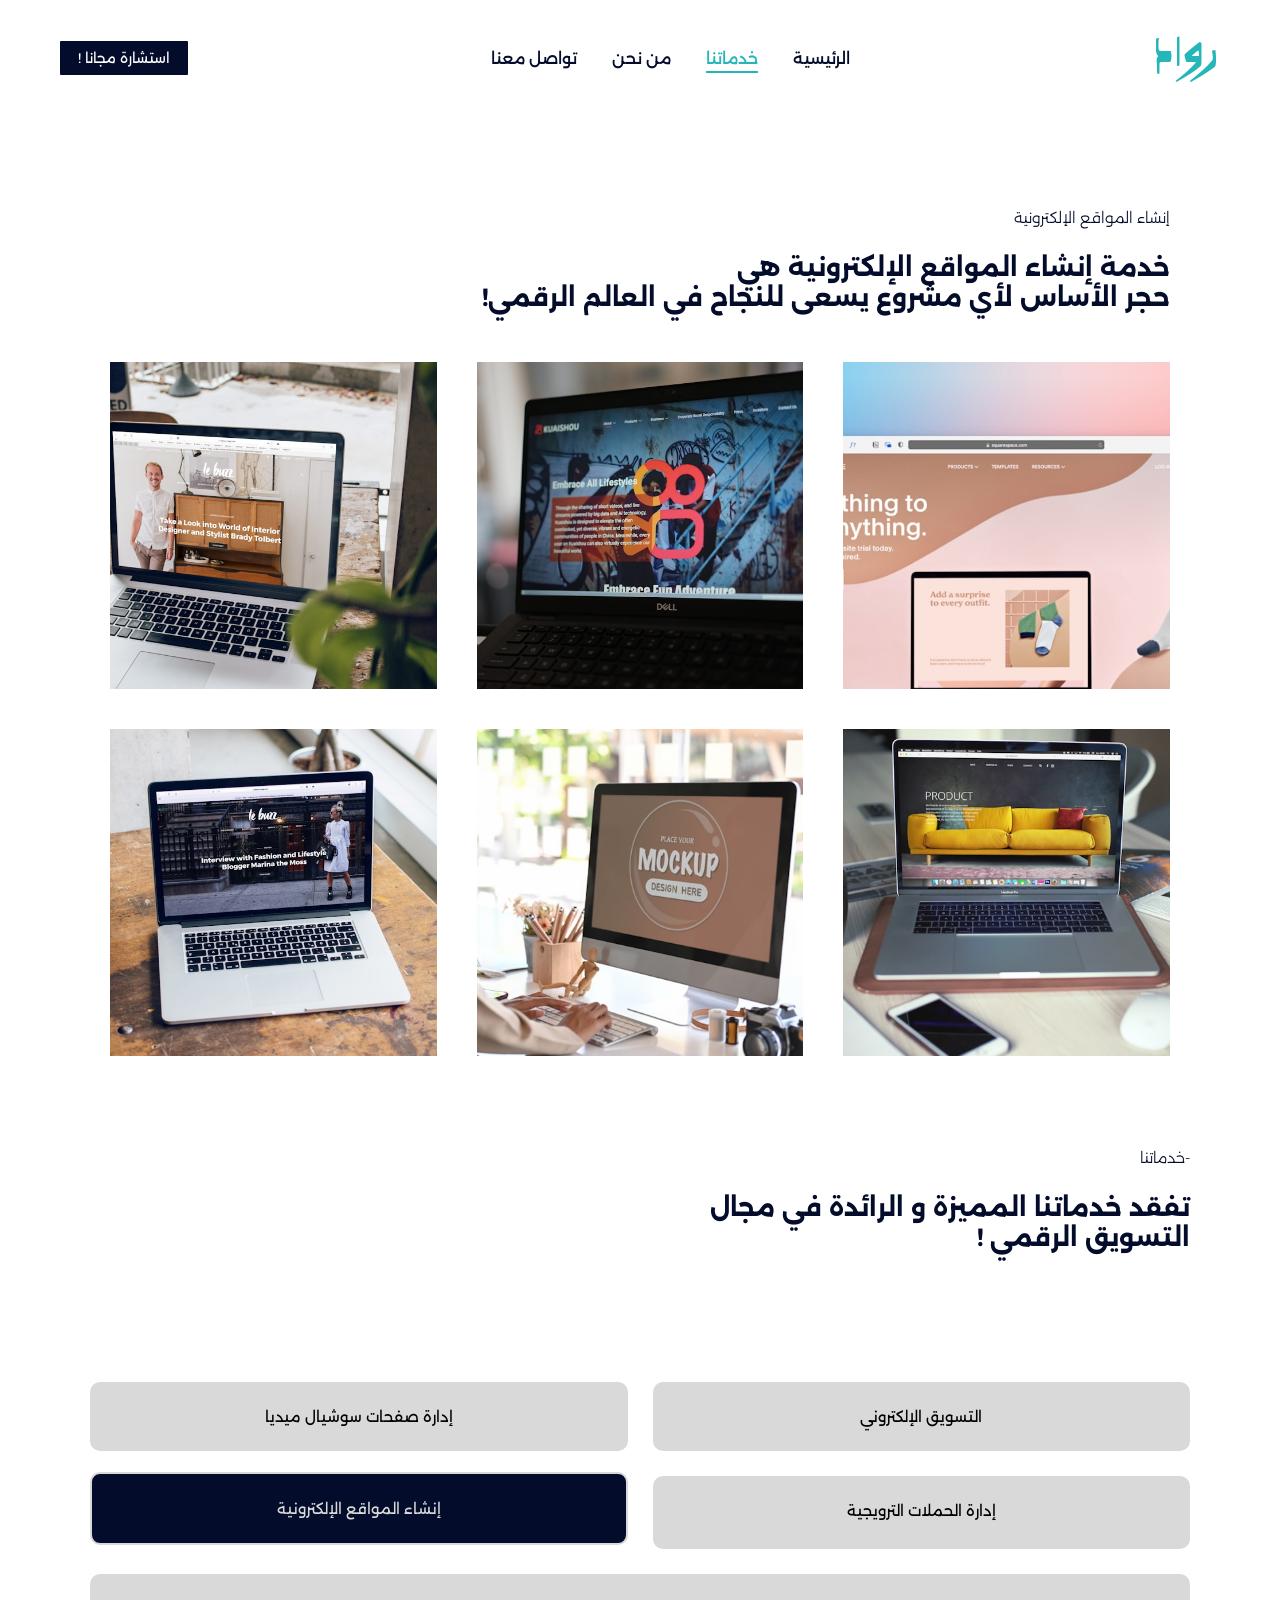
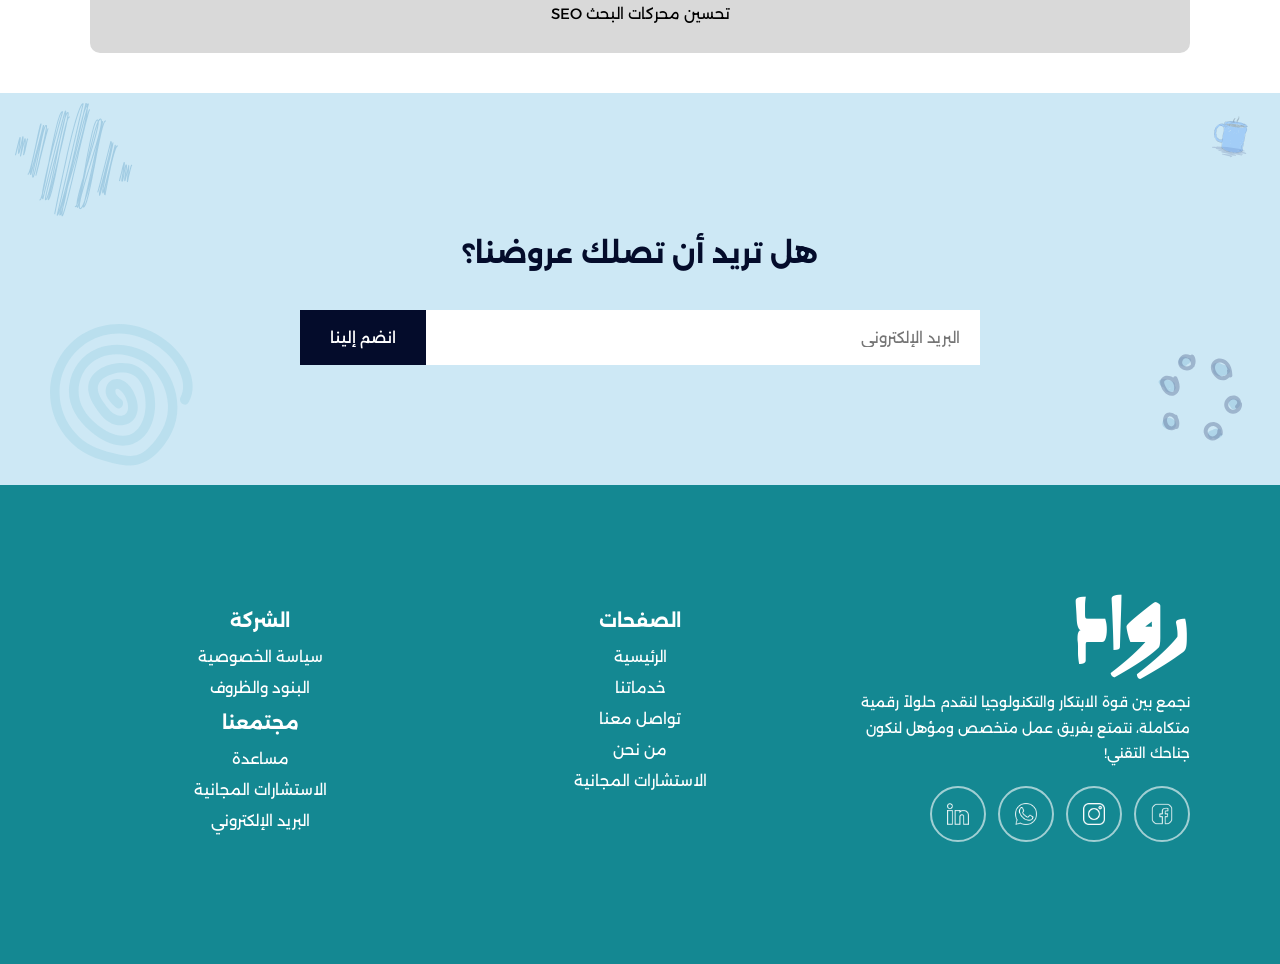
<file: product_3.html>
<!doctype html>
<html lang="ar" dir="rtl">
  <head>
    <meta charset="UTF-8" />
    <meta name="viewport" content="width=device-width, initial-scale=1.0" />
    <link rel="stylesheet" href="css/style.css" />
    <link
      href="https://fonts.googleapis.com/css2?family=Alexandria:wght@300;400;500;600;700&family=Alkalami&display=swap"
      rel="stylesheet"
    />
    <title>Rwad Platform</title>
  </head>
  <body>
    <header class="navbar">
      <div class="logo">رواد</div>
      <div class="menu-toggle">☰</div>

      <nav class="nav-links">
        <a href="index.html">الرئيسية</a>
        <a href="services.html" class="active">خدماتنا</a>
        <a href="about.html">من نحن</a>
        <a href="contact.html">تواصل معنا</a>
      </nav>
      <a href="#" class="consult-btn">استشارة مجانا !</a>
    </header>
    <main class="container">
      <section class="marketing">
        <div class="container">
          <div class="marketing-header">
            <h2>إنشاء المواقع الإلكترونية</h2>
            <p>
              خدمة إنشاء المواقع الإلكترونية هي <br />حجر الأساس لأي مشروع يسعى
              للنجاح في العالم الرقمي!
            </p>
          </div>
          <div class="marketing-gallery">
            <img src="images/product_3_4.jpg" alt="" />
            <img src="images/product_3_3.jpg" alt="" />
            <img src="images/product_3_6.jpg" alt="" />
            <img src="images/product_3_2.jpg" alt="" />
            <img src="images/product_3_1.jpg" alt="" />
            <img src="images/product_3_5.jpg" alt="" />
          </div>
        </div>
      </section>
      <div class="services-header">
        <h2>-خدماتنا</h2>
        <p>تفقد خدماتنا المميزة و الرائدة في مجال <br />التسويق الرقمي !</p>
      </div>
      <div class="services-grid">
        <a href="product_0.html" class="service-box"> التسويق الإلكتروني </a>

        <a href="product_1.html" class="service-box">
          إدارة صفحات سوشيال ميديا
        </a>

        <a href="product_2.html" class="service-box">
          إدارة الحملات الترويجية
        </a>

        <a href="product_3.html" class="service-box active">
          إنشاء المواقع الإلكترونية
        </a>

        <a href="product_4.html" class="service-box seo">
          تحسين محركات البحث SEO
        </a>
      </div>
    </main>

    <section class="newsletter" style="position: relative; overflow: hidden">
      <div
        style="
          position: absolute;
          top: 10px;
          left: 15px;
          opacity: 0.6;
          pointer-events: none;
        "
      >
        <svg
          width="118"
          height="114"
          viewBox="0 0 118 114"
          fill="none"
          xmlns="http://www.w3.org/2000/svg"
        >
          <path
            d="M8.89571 52.1639C8.75831 52.2451 8.60286 52.2684 8.4538 52.2275C8.19246 52.1603 8.02521 51.9045 8.06867 51.6371C8.88662 46.7334 9.58335 41.454 9.74805 38.4796C8.83378 41.9654 7.22127 48.4024 6.06094 53.0812C5.99603 53.3533 5.72477 53.5216 5.45026 53.4662C5.31806 53.4392 5.20153 53.3619 5.12524 53.2506C5.04896 53.1393 5.01889 53.0027 5.04137 52.8697C5.77838 48.4973 6.48933 43.8422 6.95993 40.2398C5.15536 48.5068 4.50049 50.3242 3.95375 50.6674L3.94181 50.6745C3.79545 50.7609 3.62927 50.7866 3.47247 50.7463C2.79299 50.5715 2.74508 50.2653 3.78173 42.9356C3.95924 41.6742 4.16417 40.2274 4.33381 38.8982C3.47399 42.251 2.35915 46.8023 1.74483 49.309C1.21986 51.4486 0.891666 52.5572 0.760244 52.6348L0.495529 52.1868L0.000411322 52.024C0.0381595 51.8969 0.361206 50.5818 0.735038 49.0594C4.35427 34.2883 4.47972 34.2142 4.77542 34.0395C4.89191 33.9707 5.04261 33.9461 5.18041 33.9816C5.93592 34.1759 5.97647 34.8651 4.81664 43.0776C4.62474 44.4442 4.40975 45.9695 4.25057 47.2482C5.10509 44.0637 6.21386 38.827 6.72825 36.4035C7.1503 34.408 7.43582 33.3635 7.5848 33.2701C7.70604 33.2025 7.85321 33.172 7.991 33.2074C8.5517 33.3517 8.96509 33.458 7.79723 41.8888C9.42006 35.5102 9.53655 35.4414 9.71277 35.3372C9.83225 35.2667 9.97697 35.2456 10.11 35.2798C10.6517 35.4192 11.2647 35.5768 10.3745 42.9772C10.4156 42.7877 10.4556 42.6029 10.496 42.4259C11.8772 36.0611 11.9956 35.7977 12.3356 35.5888C12.455 35.5182 12.6224 35.4878 12.7572 35.525C13.0376 35.5971 13.2052 35.8809 13.1314 36.1582C13.1057 36.258 13.057 36.3392 12.9869 36.4048C12.7402 36.9898 12.0904 39.9889 11.5132 42.6469C9.86488 50.2373 9.42805 51.8373 8.91241 52.1581L8.90345 52.1634L8.89571 52.1639ZM112.717 79.1221C112.597 79.1927 112.455 79.212 112.322 79.1778C111.7 79.0177 111.624 78.9981 112.732 68.9462L110.443 77.846C110.371 78.1263 110.088 78.294 109.81 78.2201C108.955 78.0001 108.992 76.9383 110.08 70.098C110.413 68.0077 110.87 65.1388 110.978 63.4872C110.522 65.1305 109.977 68.1362 109.549 70.5008C108.462 76.498 108.054 78.3028 107.421 78.7049C107.263 78.8062 107.08 78.8377 106.905 78.7925C106.102 78.5859 106.077 77.7742 107.591 68.9257C107.794 67.7419 108.021 66.4148 108.224 65.1423C107.265 68.8926 106.003 73.8974 105.037 77.7725C105 77.9024 104.914 78.0128 104.797 78.0806C104.681 78.1484 104.542 78.1681 104.411 78.1358C104.28 78.1034 104.167 78.0214 104.095 77.907C104.023 77.7927 103.999 77.655 104.027 77.523C104.027 77.523 105.148 73.0241 106.293 68.5159C108.63 59.2892 108.651 59.2768 108.917 59.1198C109.028 59.0545 109.181 59.0281 109.314 59.0624C110.132 59.2726 110.16 60.098 108.619 69.104C108.323 70.834 107.974 72.882 107.723 74.5855C107.999 73.2255 108.283 71.6596 108.527 70.3189C109.597 64.4037 110.108 61.9463 110.844 61.4747C111.009 61.3651 111.205 61.3343 111.385 61.3807C112.369 61.6337 112.2 63.4015 111.109 70.2638C111.004 70.9307 110.888 71.6558 110.775 72.3791L113.377 62.2629C113.394 62.1965 113.424 62.1341 113.465 62.0793C113.505 62.0245 113.557 61.9783 113.616 61.9435C113.675 61.9087 113.74 61.886 113.808 61.8766C113.875 61.8672 113.944 61.8713 114.011 61.8888C114.365 61.98 114.302 64.208 113.821 68.5728C113.726 69.4348 113.622 70.4034 113.513 71.3861C113.577 71.0986 113.646 70.8123 113.712 70.523C115.635 62.2103 116.072 61.9402 116.364 61.7595C116.513 61.6713 116.67 61.6432 116.824 61.6853C117.104 61.7574 117.272 62.0411 117.198 62.3185C117.16 62.4658 117.061 62.5847 116.941 62.6476C116.322 63.6864 114.449 71.6394 112.966 78.7811C112.936 78.9201 112.851 79.0427 112.73 79.1181L112.721 79.1234L112.717 79.1221ZM18.364 74.559C18.1938 74.6596 17.9984 74.6904 17.8178 74.6439C16.9863 74.4301 16.5599 73.5174 18.6612 63.6929C19.1761 61.2772 19.788 58.6027 20.4538 55.7876C19.6844 58.7888 18.9634 61.5923 18.3457 63.9841C17.753 66.2887 17.2562 68.2101 16.9044 69.5583C16.304 71.8634 16.2991 71.8824 16.1079 71.9954L16.1019 71.9989C15.9825 72.0695 15.8407 72.0888 15.7077 72.0546C15.1185 71.903 14.8597 71.2741 15.1648 68.5714C14.5816 70.2578 14.0701 71.2813 13.6184 71.5603C13.3681 71.7163 13.1433 71.704 13.0007 71.6674C12.9344 71.6507 12.872 71.6211 12.8171 71.5801C12.7623 71.5392 12.7162 71.4878 12.6814 71.4289C12.6466 71.37 12.6238 71.3048 12.6144 71.237C12.605 71.1693 12.6091 71.1003 12.6266 71.0341C12.6545 70.9251 12.7171 70.8281 12.8051 70.7579C12.8931 70.6878 13.0016 70.6482 13.1141 70.6453C14.6414 69.336 18.4044 51.6029 20.9009 39.8283C24.0752 24.8567 24.9716 21.0269 25.6946 20.5796C25.8379 20.4949 25.9993 20.468 26.1544 20.5053C26.6723 20.6385 26.5782 21.0931 26.4226 21.8459C26.3297 22.2956 26.183 22.9545 25.9734 23.8682C25.5762 25.5897 24.9896 28.0478 24.3105 30.895C22.0804 40.2355 17.412 59.785 16.2923 67.7722C18.5956 58.8761 24.5344 35.707 27.9701 22.2895C27.9871 22.2233 28.017 22.1612 28.058 22.1066C28.0991 22.052 28.1504 22.006 28.2092 21.9713C28.268 21.9365 28.3331 21.9137 28.4007 21.9041C28.4683 21.8945 28.5372 21.8983 28.6033 21.9153C29.1165 22.0473 29.3531 22.3387 28.6221 25.9983C29.3301 23.807 29.9878 22.4513 30.6134 22.0575C30.9247 21.8614 31.2025 21.8746 31.3813 21.9181C32.0703 22.0953 32.4162 23.0353 31.1314 29.9314C32.1271 26.2766 32.4462 25.5481 32.6714 25.411C32.7784 25.3398 32.9493 25.3153 33.0824 25.3496C33.3627 25.4217 33.5304 25.7054 33.4565 25.9828C33.4321 26.0778 33.3803 26.1608 33.318 26.2258C32.557 27.8158 27.6302 47.8282 24.6746 59.8418C22.5765 68.3669 21.4405 72.6822 21.2664 72.7877C21.1375 72.8558 21.0022 72.8793 20.8692 72.8451C20.3513 72.7119 20.4417 72.2716 20.6083 71.4761C20.7061 71.0073 20.8619 70.3229 21.0801 69.376C21.4961 67.5908 22.1035 65.052 22.8118 62.111C25.6177 50.4236 31.3427 26.5789 30.9908 23.0917C30.5643 23.5975 29.6078 25.5046 27.9362 32.5849C26.6076 38.2134 25.209 45.3944 23.8531 52.3406C20.892 67.5368 19.5692 73.8026 18.3897 74.5478L18.3688 74.5602L18.364 74.559ZM24.6787 42.7782C24.6457 42.9065 24.6145 43.0378 24.5833 43.1691C21.9652 53.8308 18.1161 69.5154 18.1549 73.107C19.2351 70.5909 21.1318 60.843 22.8281 52.1403C23.4796 48.7896 24.097 45.6606 24.6787 42.7782ZM90.3088 92.1359C90.1893 92.2065 90.0476 92.2257 89.9145 92.1915C89.7292 92.1439 89.4635 92.0147 89.2653 91.6725C88.9718 91.1689 88.8987 90.1926 89.0063 88.7993C88.5097 90.2572 88.3323 90.3661 88.1919 90.4491C88.0747 90.5304 87.9038 90.5548 87.7565 90.5169C86.8775 90.2908 86.724 88.6125 89.2756 76.7812C85.8914 90.7566 85.3557 92.4552 84.9363 92.707C84.8193 92.7681 84.6554 92.8045 84.5206 92.7673C84.4334 92.7437 84.3517 92.7031 84.2803 92.6478C84.2089 92.5925 84.1491 92.5235 84.1045 92.445C83.484 91.3811 84.992 85.4492 88.8395 71.1396C90.8102 63.8221 92.8475 56.2557 94.2414 50.1171C95.4347 44.8667 95.8074 42.1079 95.8707 40.6601C94.859 44.6629 92.4101 54.322 89.969 63.8919C88.1049 71.1989 86.6101 77.0303 85.5227 81.2188C84.1229 86.6154 83.333 89.3682 83.153 89.4773C83.0335 89.5479 82.8918 89.5671 82.7558 89.5347C82.4784 89.4608 82.3107 89.1771 82.3816 88.9015C82.3926 88.8587 82.4084 88.8172 82.4306 88.7798C82.9753 87.2532 91.0988 55.2943 95.3469 38.4914C95.3812 38.3584 95.4592 38.2518 95.5889 38.1712C95.7084 38.1006 95.8501 38.0813 95.9832 38.1155C96.159 38.1607 96.4134 38.2844 96.601 38.6088C96.9204 39.1494 96.9685 40.3016 96.7971 41.9825C97.3282 40.1738 97.6278 39.5011 97.8471 39.3675L97.8501 39.3657C97.9696 39.2951 98.1357 39.2695 98.2718 39.3019C98.7628 39.4282 97.7814 44.6783 95.3278 55.0522C92.8471 65.544 88.9377 82.0541 88.2666 87.7656C90.3696 81.0267 95.9308 58.0847 99.6335 42.2409C99.6659 42.1048 99.7494 41.987 99.8719 41.9146C100 41.8388 100.134 41.82 100.272 41.8555C100.453 41.9019 100.604 42.0219 100.707 42.1952C100.878 42.4849 100.902 43.0789 100.786 44.042C101.165 43.3186 101.527 42.8266 101.866 42.61C102.209 42.3916 102.516 42.3996 102.711 42.4497C102.991 42.5218 103.159 42.8055 103.085 43.0829C103.015 43.3537 102.744 43.5221 102.47 43.4619C102.085 43.573 100.102 45.3124 95.2728 67.7536C92.7033 79.6841 90.5791 91.6659 90.5593 91.7824C90.5351 91.9256 90.4521 92.0512 90.3285 92.1283L90.3105 92.1389L90.3088 92.1359ZM91.7987 79.4489C91.6511 80.0721 91.5102 80.6792 91.3776 81.2733C90.5348 85.0231 90.1638 87.3619 90.0325 88.8176C90.4447 86.5552 91.0596 83.2584 91.7987 79.4489ZM82.6253 88.5842C82.5626 88.6213 82.5099 88.6685 82.4703 88.7242C82.5201 88.6585 82.5817 88.6059 82.6552 88.5666L82.6253 88.5842ZM33.7412 97.0249C33.4575 97.1926 33.2047 97.1808 33.0414 97.1362C32.9752 97.1192 32.9131 97.0894 32.8585 97.0483C32.8039 97.0073 32.7579 96.9559 32.7232 96.8971C32.6884 96.8383 32.6656 96.7732 32.656 96.7056C32.6464 96.638 32.6502 96.5692 32.6673 96.503C33.2813 94.1254 33.9138 91.6563 34.5592 89.1273C33.314 93.683 32.2283 96.3876 31.2424 97.0104C30.8982 97.2259 30.6002 97.2125 30.4054 97.1624C29.8067 97.0084 29.7103 96.4771 30.2823 93.4554C30.6309 91.6175 31.217 88.9744 32.0755 85.3805C33.6797 78.6704 36.0013 69.6143 38.4586 60.0308C40.3872 52.5125 42.5677 43.9951 44.5288 36.0748C46.338 27.2087 47.8804 20.3256 49.2352 15.7373C49.6798 13.5162 49.9901 11.709 50.1296 10.4378C46.83 21.4942 33.6808 74.3823 28.4034 95.8268C28.3709 95.9629 28.2857 96.0777 28.1662 96.1483C28.0527 96.2154 27.902 96.2399 27.769 96.2057C27.5884 96.1593 27.3305 96.0296 27.134 95.6903C27.0334 95.5201 26.8982 95.2776 26.8195 94.6874C26.2989 96.1797 25.8299 97.0773 25.4009 97.347C25.1386 97.51 24.9031 97.5001 24.751 97.461C24.6847 97.4443 24.6223 97.4147 24.5674 97.3737C24.5126 97.3328 24.4665 97.2814 24.4317 97.2225C24.3969 97.1636 24.3741 97.0984 24.3647 97.0306C24.3553 96.9629 24.3594 96.8939 24.3769 96.8277C24.438 96.5902 24.6526 96.4351 24.8877 96.4373C25.1916 96.1812 25.8115 94.9728 26.9913 90.3952C27.5285 85.8347 29.1466 77.1701 33.2823 60.3611C38.9652 31.3029 43.2542 10.5794 46.6709 8.42363C47.094 8.15756 47.4651 8.17197 47.7027 8.23307C47.8405 8.26851 47.9524 8.35555 48.0247 8.47801C48.0953 8.59748 48.1134 8.74397 48.0732 8.88055C48.0147 9.0884 42.0878 29.9657 36.7097 50.9942C35.8194 54.4659 35.0189 57.6669 34.2927 60.6184C34.2834 60.6642 34.2742 60.7099 34.2667 60.7587C31.5994 74.3992 29.5987 84.4826 28.0235 90.5872C27.8342 92.19 27.7824 93.2481 27.8003 93.9468C29.1468 88.485 33.6669 70.1917 38.2324 52.0368C49.2588 8.20017 49.7708 7.89364 50.1472 7.67128C50.2666 7.60069 50.4221 7.57734 50.5581 7.6098C51.1188 7.754 51.3832 8.33115 51.1254 10.6433C51.4937 9.95026 51.8502 9.48977 52.1944 9.27433C52.5475 9.0536 52.8532 9.06638 53.0528 9.1177C53.5375 9.24236 54.0031 9.36212 53.2242 14.2227C53.4019 13.9847 53.5732 13.8109 53.7447 13.7056C54.0572 13.5048 54.3535 13.5151 54.5358 13.5645C54.8161 13.6367 54.9838 13.9204 54.9099 14.1978C54.8415 14.4639 54.5762 14.6287 54.31 14.5805C54.0528 14.684 53.4782 15.362 52.4366 18.5845C52.155 20.0243 51.8171 21.6826 51.4121 23.6023C49.902 30.7242 47.6335 40.5588 44.6594 52.8413C44.3884 54.1901 44.1205 55.5371 43.852 56.8764C39.0407 80.9307 35.961 95.6328 33.7699 97.012L33.743 97.0279L33.7412 97.0249ZM40.6636 55.6333C40.2669 57.1853 39.8673 58.7391 39.4719 60.2864C35.3854 76.224 31.1682 92.6701 30.9487 95.9267C31.509 95.2451 32.7846 92.6096 35.0734 82.7751C36.8137 75.2995 38.7608 65.405 40.6666 55.6315L40.6636 55.6333ZM38.5341 77.6316C36.7989 84.536 35.3466 90.2416 34.4934 93.5785C35.1274 91.7734 36.0036 88.7211 37.2046 83.579C37.6341 81.7417 38.0772 79.7431 38.5341 77.6316ZM45.4894 36.555C44.3737 42.0255 43.2315 47.8944 42.1097 53.6546C39.5609 66.7456 37.471 77.2645 35.6936 84.6773C38.3172 74.3387 41.0914 63.1979 43.6158 52.7527C46.9277 36.2612 49.4431 24.3345 51.4579 18.2239C52.2733 14.0592 52.7042 11.2216 52.6157 10.2262C52.2536 10.5409 51.4933 11.7638 50.1978 16.2002C49.7117 18.6512 49.0499 21.6776 48.1921 25.3476C47.39 28.7913 46.4761 32.571 45.4906 36.5502L45.4894 36.555ZM46.7361 9.77529C44.3968 12.7451 41.2041 26.3898 38.093 41.5094C41.9672 26.7811 45.6352 13.6817 46.7361 9.77529ZM69.1965 104.328C68.8321 104.543 68.5169 104.528 68.3108 104.472C68.1797 104.439 68.0669 104.355 67.9963 104.239C67.9258 104.124 67.9031 103.985 67.933 103.853L68.0029 103.542C67.3636 104.738 66.7693 105.512 66.2291 105.859C65.8287 106.116 65.4361 106.195 65.0464 106.095C64.8041 106.032 64.4625 105.864 64.2085 105.413C63.894 104.854 63.7857 103.886 63.8548 102.564C63.4202 104.352 63.2497 104.67 63.0561 104.793C62.9384 104.866 62.774 104.895 62.6362 104.859C62.4033 104.799 62.073 104.636 61.8279 104.201C61.7126 103.999 61.6263 103.743 61.5641 103.434C61.3859 103.664 61.2127 103.835 61.0401 103.945C60.6797 104.174 60.3705 104.155 60.1679 104.105C60.1015 104.089 60.0391 104.059 59.9843 104.018C59.9295 103.977 59.8834 103.926 59.8486 103.867C59.8138 103.808 59.791 103.743 59.7816 103.675C59.7722 103.607 59.7763 103.538 59.7938 103.472C59.8104 103.406 59.8401 103.344 59.881 103.289C59.9219 103.234 59.9733 103.188 60.0322 103.153C60.0911 103.118 60.1564 103.095 60.2241 103.086C60.2919 103.077 60.3608 103.081 60.427 103.098C60.5687 103.079 60.8957 102.862 61.4583 101.57C61.6224 96.9237 64.0937 87.3844 67.9456 74.1803C68.6525 70.4866 69.3766 66.6176 70.1149 62.6635C75.0621 36.1998 78.5385 18.7045 81.6637 16.717C82.0862 16.4432 82.4579 16.4653 82.6955 16.5264C82.9141 16.5826 83.2171 16.734 83.4441 17.1318L83.4706 17.1766C83.881 16.4868 84.2697 16.0194 84.6378 15.7899C85.0417 15.5391 85.3819 15.5557 85.5987 15.6089C85.8648 15.6774 86.2402 15.8626 86.5177 16.3595C86.8269 16.9102 86.9602 17.7905 86.9444 18.9845L87.0647 18.4379C87.1261 18.1599 87.3986 17.9868 87.676 18.0404C87.9535 18.0941 88.1356 18.3613 88.0867 18.64C88.0768 18.6982 87.7959 20.2826 87.2999 22.9894C88.2221 19.9945 89.0584 18.1908 89.84 17.6927C90.1884 17.4708 90.4881 17.4871 90.6829 17.5372C90.9633 17.6093 91.1309 17.893 91.0571 18.1704C90.9862 18.446 90.7132 18.6113 90.4381 18.5482C90.1067 18.6352 88.864 19.8328 86.2129 31.3321C84.4377 39.0418 82.4326 49.5066 80.4953 59.6291C75.5537 85.4407 72.1023 102.494 69.255 104.297L69.2132 104.322L69.1965 104.328ZM81.8832 41.5383C80.1384 47.574 78.0124 54.54 75.6228 62.2944C69.9033 80.849 63.4227 101.88 65.1157 104.909C65.2045 105.067 65.2758 105.085 65.3043 105.092C65.3376 105.101 65.4468 105.129 65.6626 104.989C66.3665 104.537 67.5161 102.855 69.273 97.8554L81.8802 41.5401L81.8832 41.5383ZM70.298 98.0557L69.2299 102.829C70.9189 100.3 73.1105 91.1878 75.387 80.1799C73.4998 87.8228 71.8013 93.7868 70.298 98.0557ZM62.4551 101.811C62.4412 102.456 62.4865 102.969 62.5905 103.343C62.8682 102.313 63.3198 100.281 63.8858 97.6173C63.3856 99.3555 62.9132 100.759 62.4533 101.808L62.4551 101.811ZM65.1397 88.084C64.4029 90.929 63.7808 93.5249 63.3201 95.7595C63.6943 94.3537 64.1042 92.681 64.5604 90.6909C64.7535 89.8515 64.9444 88.9811 65.1414 88.087L65.1397 88.084ZM71.7029 65.1262C70.0881 72.7049 68.5739 80.0791 67.2991 86.2964L67.1496 87.0254C69.1246 79.8585 71.797 71.1915 74.6324 61.989C80.6623 42.4249 87.4951 20.2508 85.6015 16.8686C85.4951 16.6816 85.3954 16.6357 85.3319 16.6168C85.3034 16.6095 85.2533 16.627 85.1816 16.6694C84.8315 16.8883 84.3711 17.4868 83.7772 18.7322C83.9704 23.8605 79.8226 38.1258 73.3476 59.6575C72.804 61.4655 72.2556 63.2926 71.7059 65.1244L71.7029 65.1262ZM80.4756 52.6051L74.1833 80.7138C75.5594 75.1861 77.1187 68.434 78.8857 60.1852C79.4289 57.6399 79.9619 55.1047 80.4756 52.6051ZM82.2392 17.5818L82.2183 17.5942C79.2466 19.487 74.9441 42.4791 71.147 62.7871C75.5094 42.4675 79.646 25.1825 82.7497 18.5414C82.7191 18.1485 82.645 17.8458 82.5327 17.6421C82.5115 17.6063 82.4727 17.5406 82.4317 17.5325C82.4127 17.5277 82.3557 17.513 82.2392 17.5818ZM82.5078 21.8556C81.1167 25.7279 79.2216 32.2391 76.6639 42.962C75.9842 45.8014 75.3038 48.7622 74.6211 51.7807C78.1801 39.8539 81.5596 28.0734 82.5078 21.8556ZM47.6708 113.262C47.5184 113.352 47.3415 113.38 47.18 113.339C47.0374 113.302 46.8393 113.206 46.6876 112.949C46.5588 112.731 46.3553 112.379 46.465 110.662C46.014 111.727 45.6816 112.133 45.3942 112.315C45.1379 112.474 44.9053 112.462 44.755 112.426C44.5982 112.386 44.465 112.283 44.3833 112.138C44.1434 111.712 44.3853 110.171 45.4432 106.205C43.5895 111.975 42.9885 112.342 42.6515 112.549C42.431 112.687 42.2127 112.679 42.0797 112.645C41.8041 112.574 41.637 112.298 41.7031 112.021L67.4015 1.6352C65.5022 3.76074 61.0913 14.3615 51.4322 57.6684C45.503 84.2569 40.4024 110.618 40.3525 110.881C40.3218 111.012 40.2416 111.127 40.1285 111.2C40.0154 111.273 39.8783 111.3 39.7459 111.275C39.6135 111.249 39.4962 111.173 39.4185 111.063C39.3408 110.953 39.3088 110.817 39.3292 110.684C39.3792 110.421 44.4805 84.0471 50.4163 57.4426C58.4119 21.5981 64.0697 2.40698 67.2373 0.402466C67.6765 0.122815 68.0447 0.138987 68.2823 0.200093C68.5579 0.270975 68.725 0.546992 68.6589 0.823807L43.6038 108.452C45.5482 103 49.5314 89.0494 57.6983 55.0702C58.3172 52.4963 58.9344 49.9194 59.5377 47.3669C62.7334 32.1449 65.5126 19.7439 67.8862 11.5194C69.4308 4.75594 70.3882 0.511235 70.4104 0.405474C70.4411 0.266456 70.5246 0.148616 70.647 0.0762633C70.7665 0.00567249 70.9124 -0.0201151 71.0473 0.0170915C71.5034 0.134415 71.875 0.442746 72.1501 0.928926L72.1643 0.952821C72.3033 0.806203 72.4415 0.692309 72.5771 0.60814C72.9751 0.360939 73.338 0.368153 73.5613 0.425592C73.6943 0.459812 73.811 0.548062 73.8815 0.667536C73.9521 0.787011 73.9684 0.930516 73.9342 1.06356C73.9153 1.1271 73.4936 2.69798 72.7636 5.41809C72.6934 7.61133 72.3435 10.4292 71.7556 13.7786C73.6064 6.76965 73.9584 6.55366 74.2553 6.3742C74.3772 6.29411 74.5541 6.26615 74.7061 6.30526C74.9865 6.37736 75.1541 6.66111 75.0803 6.93848C75.0424 7.08577 74.9446 7.19995 74.8264 7.26579C73.6722 9.10423 68.3839 31.6351 63.2665 53.4324C53.5434 94.8509 49.2283 112.318 47.6767 113.259L47.6708 113.262ZM48.3424 104.653C47.5928 108.868 47.4216 110.863 47.4672 111.779C49.6315 106.978 56.5941 77.317 62.2561 53.1953C62.7823 50.9623 63.3006 48.7501 63.8091 46.5758C60.6999 57.8179 57.0298 70.3342 53.1947 83.2463C52.1028 88.4569 51.0672 93.2515 50.1158 97.3838C49.4305 100.364 48.845 102.749 48.3412 104.658L48.3424 104.653ZM47.9653 101.028C46.7751 105.192 45.8793 108.498 45.506 110.294C45.9185 109.301 46.5084 107.51 47.3462 104.331C47.52 103.35 47.7262 102.253 47.9653 101.028ZM52.342 81.1551C51.2943 85.2677 50.3628 88.8402 49.5345 91.9327C49.973 90.4447 50.4448 88.8563 50.949 87.1521C51.3739 85.2932 51.836 83.2996 52.342 81.1551ZM70.9664 12.1495C68.2069 22.5241 63.9066 38.85 59.7653 55.2472C58.6414 59.6932 57.5324 64.143 56.4383 68.5964C62.2412 48.7917 68.7434 25.6282 70.9682 12.1525L70.9664 12.1495ZM60.4899 47.86C60.3713 48.4298 60.2526 48.9996 60.1309 49.5711C64.8922 30.8815 69.6174 13.14 71.7483 5.17977C71.766 4.62968 71.758 4.07906 71.7244 3.52972C70.8872 5.29771 69.9426 8.08419 68.9298 11.608C66.8949 20.5149 63.8173 33.8497 60.4882 47.857L60.4899 47.86ZM72.5553 2.07166C72.56 2.09311 72.5628 2.11158 72.5674 2.13303C72.5784 2.09026 72.5882 2.05225 72.601 2.01247C72.5853 2.03378 72.5727 2.05334 72.5553 2.07166ZM71.2417 1.43745C71.1577 1.81351 71.0436 2.31609 70.9037 2.9387C71.0902 2.55857 71.2716 2.21767 71.4515 1.922C71.392 1.73953 71.3217 1.57959 71.2435 1.44043L71.2417 1.43745Z"
            fill="#1974AB"
            fill-opacity="0.4"
          />
        </svg>
      </div>
      <div
        style="
          position: absolute;
          top: 15px;
          right: 20px;
          opacity: 0.55;
          pointer-events: none;
        "
      >
        <svg
          width="57"
          height="57"
          viewBox="0 0 57 57"
          fill="none"
          xmlns="http://www.w3.org/2000/svg"
        >
          <path
            d="M9.47085 38.8007C10.8094 38.8196 12.147 38.8625 13.4832 38.9262C13.4291 38.6772 13.5485 38.3815 13.8462 38.3839C13.8856 38.3838 13.9255 38.3855 13.9649 38.3854L13.969 38.386C20.6993 38.4471 27.4153 39.1332 34.0128 40.4702C35.9092 40.8543 37.7943 41.2929 39.6672 41.7808C39.902 41.8418 40.0138 42.039 40.02 42.2317C40.4196 42.3277 40.8198 42.4255 41.2189 42.5248C41.7641 42.6614 41.645 43.534 41.0913 43.3987C40.1825 43.1772 39.2714 42.9663 38.3589 42.7644C38.8337 42.8907 39.3081 43.0186 39.7813 43.1496C40.1876 43.2625 40.2334 43.7749 39.9733 43.9622C40.8641 44.1861 41.7531 44.4164 42.6402 44.6539C42.8521 44.7108 42.965 44.878 42.989 45.0523C43.4096 45.2678 43.3086 45.9765 42.7663 45.8889C39.5367 45.3636 36.306 44.8391 33.0764 44.3138L34.2986 44.5727L39.56 45.6852C40.1123 45.8019 39.9934 46.6678 39.4324 46.5591C38.0974 46.3019 36.7609 46.0528 35.423 45.812C36.5278 46.0721 37.6311 46.3379 38.7331 46.6119C39.2753 46.7463 39.1694 47.6033 38.6055 47.4858C35.3266 46.8043 32.0302 46.2082 28.7214 45.6973C30.0909 46.0723 31.4518 46.477 32.8042 46.9115C33.3112 47.0743 33.0227 47.7773 32.5624 47.7528C30.3863 47.6384 28.212 47.4825 26.042 47.2861C26.9806 47.5153 27.9191 47.7453 28.8569 47.9744C29.3468 48.0945 29.3438 48.7396 28.848 48.8497L27.5361 49.1412C27.1147 49.2345 26.9532 48.7521 27.1407 48.4605C24.5303 47.8222 21.9207 47.1849 19.3104 46.5466C18.768 46.4138 18.8637 45.5981 19.438 45.6727C22.5489 46.0768 25.6699 46.3945 28.798 46.6295C25.5117 45.7175 22.1787 44.9829 18.8119 44.4275C18.2494 44.3345 18.3752 43.4963 18.9395 43.5536C19.7901 43.6402 20.6397 43.7333 21.4895 43.8314C21.2487 43.7887 21.0081 43.7452 20.7673 43.7025C19.0767 43.4054 17.3836 43.1255 15.6883 42.8603C15.126 42.7723 15.2514 41.919 15.816 41.9864C17.4751 42.1835 19.1322 42.3945 20.7878 42.6162C19.0675 42.2528 17.3482 41.8887 15.628 41.5252C15.5557 41.5096 15.4951 41.4832 15.4448 41.4491C14.6973 41.3274 13.9489 41.2063 13.2014 41.0846C12.7319 41.0085 12.6961 40.2045 13.2104 40.2093C13.2496 40.21 13.2897 40.2108 13.3291 40.2107C13.3684 40.2106 13.3299 40.2108 13.3307 40.2109C13.4594 40.2122 13.5881 40.2142 13.7167 40.2162C12.261 40.0254 10.8037 39.8444 9.34474 39.6757C8.76346 39.6084 8.92253 38.7943 9.47237 38.8018L9.47085 38.8007Z"
            fill="#49578C"
            fill-opacity="0.4"
          />
          <path
            d="M11.4911 22.3797C11.7938 21.1613 12.2344 19.9957 12.832 18.8907C13.0054 18.5694 13.3713 18.586 13.5587 18.7825C13.6102 18.682 13.6625 18.5816 13.7132 18.481C13.7283 18.4523 13.7446 18.427 13.7622 18.4036C13.6936 18.2429 13.7168 18.0437 13.8977 17.8943C14.3051 17.5586 14.7299 17.2472 15.169 16.958C15.8033 16.4955 16.4914 16.1129 17.2223 15.8144C17.4752 15.7115 17.6777 15.8382 17.7659 16.0253C17.7758 15.9974 17.7888 15.9717 17.8041 15.9471C17.8822 15.8078 18.0294 15.7062 18.2327 15.7242C18.3121 15.7308 18.3908 15.7364 18.4703 15.743C19.2612 15.7103 20.0521 15.7471 20.8375 15.8559C21.1444 15.8983 21.2435 16.143 21.1881 16.3618C21.3965 16.4885 21.3857 16.7515 21.2497 16.9376C21.2526 16.9523 21.2529 16.9674 21.2549 16.9819C21.2621 16.9846 21.27 16.9875 21.2773 16.9894C21.2922 16.9505 21.3128 16.9125 21.3411 16.879C21.3573 16.8604 21.3725 16.8417 21.3887 16.8231C21.3889 16.8215 21.3875 16.8196 21.3869 16.8178C21.277 16.4242 21.5794 16.1477 21.9066 16.0054C22.2205 15.8687 22.4648 16.1104 22.4966 16.3745C22.7188 16.2462 22.9433 16.3142 23.0743 16.4606C23.0821 16.4584 23.0901 16.4554 23.098 16.4532C23.3238 16.3857 23.5732 16.5125 23.6739 16.7005C23.9129 16.6634 24.0979 16.8588 24.134 17.0817C24.2563 17.1038 24.3633 17.1738 24.434 17.2687C24.4989 17.243 24.563 17.2172 24.6285 17.1925C24.8631 17.1053 25.1338 17.2646 25.2234 17.4761C25.2464 17.4677 25.2686 17.4593 25.2908 17.4508C25.5854 17.3481 25.8271 17.5392 25.8779 17.776C26.1032 17.7067 26.3301 17.6436 26.5596 17.5858C26.8552 17.511 27.0108 17.7296 27.0244 17.9694C27.2871 18.0278 27.4393 18.2987 27.3362 18.5516C27.7854 18.4171 28.2412 18.3003 28.703 18.2053C29.0457 18.1348 29.3087 18.5642 29.1515 18.8494C29.6143 18.742 30.0856 18.6676 30.569 18.6369C30.9079 18.6153 31.0906 18.8898 31.0409 19.1555C31.5276 19.039 32.02 18.9409 32.5171 18.862C32.7777 18.8205 32.9522 19.0017 32.9909 19.2125C33.4966 19.0921 34.0053 18.9856 34.5172 18.892C34.7865 18.8426 35 19.0948 35.0144 19.3398C35.3736 19.2767 35.7354 19.2248 36.0994 19.1859C36.4567 19.1477 36.6201 19.4386 36.5629 19.7041C37.1039 19.6005 37.648 19.5092 38.1943 19.4324C38.5541 19.382 38.7323 19.7153 38.656 19.9913C38.8512 19.9621 39.0477 19.9355 39.2446 19.9115C40.3826 19.4461 41.5772 19.1335 42.7972 18.9819C43.1256 18.9411 43.3058 19.2144 43.2708 19.4772C43.5168 19.421 43.8048 19.5527 43.8263 19.8129C43.8744 19.8902 43.8938 19.9868 43.8644 20.1023C43.8319 20.2273 43.7978 20.3521 43.7636 20.4769C44.0199 20.4591 44.3003 20.7009 44.2634 20.9878C44.0934 22.3068 43.618 23.5493 42.8733 24.6412C42.6989 25.0444 42.4948 25.4383 42.2616 25.8195C42.2614 25.9133 42.2368 26.0068 42.1852 26.0847C42.0713 26.2572 41.9495 26.4203 41.8218 26.5783C41.8582 26.633 41.8812 26.6992 41.8828 26.7798C41.8905 27.1758 41.8641 27.5716 41.8037 27.963C41.8623 29.6143 41.6102 31.2546 41.0598 32.8161C41.1643 32.972 41.1779 33.2 41.0627 33.3641C40.9929 33.4636 40.921 33.5602 40.8483 33.6568C40.8439 33.698 40.8345 33.7393 40.8177 33.7804C40.6219 34.255 40.368 34.6868 40.0733 35.0875C40.1086 35.0927 40.1438 35.0978 40.1784 35.1079C40.6169 35.2297 40.752 35.6631 40.6364 36.0707C40.5462 36.3899 40.3329 36.687 40.1175 36.9578C40.1606 36.995 40.2022 37.0371 40.242 37.0856C40.3307 37.1949 40.3676 37.4012 40.2922 37.5275C40.1075 37.8346 39.9081 38.1278 39.6954 38.4091C39.7367 38.4645 39.7652 38.5331 39.7762 38.6126C39.8418 39.1036 39.6032 39.5393 39.2768 39.922C39.5479 39.9633 39.7928 40.2586 39.6363 40.5338C39.4751 40.8175 39.2879 41.0732 39.0833 41.3104C39.2759 41.2582 39.4692 41.2077 39.6643 41.1617C40.0268 41.0756 40.3273 41.6093 40.0641 41.8756C39.1288 42.8216 38.0123 43.5352 36.7551 43.9511C36.07 44.2219 35.3517 44.4109 34.6113 44.5104C34.5933 44.5128 34.5748 44.5135 34.5564 44.5133C34.4733 44.5891 34.3593 44.636 34.2178 44.6304C32.91 44.5784 31.6016 44.5255 30.2938 44.4735C30.144 44.4675 30.0407 44.3838 29.9825 44.2715C29.7242 44.3032 29.4649 44.3248 29.2045 44.3362C28.7806 44.3546 28.6088 43.8858 28.7969 43.6244C28.3862 43.7419 27.9647 43.8302 27.5352 43.8872C27.3132 43.9168 27.1656 43.8098 27.0985 43.661C26.7226 43.7644 26.3372 43.8404 25.9462 43.8863C25.4401 43.9463 25.2739 43.2438 25.7259 43.0386C25.9071 42.9562 26.0909 42.8784 26.2752 42.8031C25.9047 42.9148 25.5286 43.0081 25.1457 43.0844C24.9094 43.1312 24.7575 43.0077 24.7001 42.8385C24.5081 42.9151 24.3169 42.9919 24.1248 43.0685C23.6128 43.2725 23.3058 42.5478 23.7394 42.2796C23.5659 42.3321 23.3926 42.3838 23.218 42.4328C22.6681 42.5861 22.383 41.8839 22.8872 41.6134C22.9181 41.597 22.9488 41.5814 22.9797 41.565C22.6374 41.6782 22.2965 41.7942 21.9569 41.9179C21.7055 42.0051 21.4988 41.8728 21.4062 41.6868C21.0602 41.5793 20.9328 41.0358 21.3581 40.8584C21.4304 40.8279 21.5031 40.8 21.5752 40.7704C21.5042 40.7049 21.4537 40.6202 21.43 40.5265C21.2348 40.6135 21.0395 40.7005 20.8437 40.7858C20.5012 40.9351 20.262 40.664 20.2623 40.3811C20.1816 40.412 20.1016 40.4438 20.0201 40.4746C19.6153 40.6265 19.2401 40.1171 19.481 39.809C19.4678 39.8129 19.4538 39.8175 19.4405 39.8223C18.9961 39.9583 18.5552 39.343 19.0111 39.0588C19.0286 39.048 19.0469 39.0372 19.0644 39.0264C18.867 38.9624 18.6938 38.778 18.7163 38.5435C18.7908 37.7699 18.9502 37.022 19.1806 36.2929C19.1811 35.7856 19.2552 35.284 19.3958 34.8022C19.3563 34.7118 19.3471 34.6084 19.3759 34.5087C19.3196 34.5449 19.2492 34.5681 19.1585 34.5699C19.0165 34.5735 18.8772 34.5699 18.7395 34.5607C18.7325 34.563 18.727 34.5664 18.7199 34.5687C18.5829 34.6182 18.3877 34.6022 18.2678 34.5001C18.0469 34.4587 17.8277 34.4007 17.6066 34.3207C17.5422 34.297 17.4901 34.2643 17.4505 34.2259C17.2467 34.1936 17.0414 34.1661 16.8348 34.1418C16.652 34.121 16.5424 34.017 16.496 33.8872C16.4281 33.894 16.353 33.8864 16.2718 33.8578C15.684 33.6499 15.1265 33.3649 14.6138 33.0103C14.333 32.9726 14.0709 32.8063 13.8562 32.5907C13.5006 32.234 13.2094 31.7913 12.9198 31.3663C12.8409 31.2585 12.764 31.1493 12.6907 31.0373C12.5628 30.8411 12.6061 30.6365 12.7235 30.4979C12.705 30.4525 12.6874 30.4064 12.6699 30.3603C12.5281 30.1847 12.3892 30.0061 12.2521 29.827C12.179 29.731 12.1524 29.6325 12.159 29.5413C11.9478 29.5716 11.7157 29.4582 11.6583 29.1743C11.5157 28.4711 11.4363 27.7596 11.4189 27.047C11.2568 26.9589 11.1369 26.7655 11.1469 26.5761C11.2025 25.5133 11.3668 24.469 11.6288 23.4431C11.5148 23.3293 11.4503 23.1574 11.507 22.9639C11.5306 22.8828 11.5557 22.8028 11.5793 22.7216C11.4976 22.6327 11.4538 22.5141 11.4875 22.3809L11.4911 22.3797ZM35.5259 40.7188L36.0633 40.4959C36.0759 40.4383 36.0991 40.3823 36.139 40.3328C36.1544 40.3133 36.1715 40.294 36.1869 40.2745C36.1842 40.2758 36.1822 40.278 36.1802 40.2802C35.9655 40.4314 35.7467 40.5769 35.5267 40.719L35.5259 40.7188ZM38.2398 33.625C37.8679 33.867 37.4768 34.0854 37.0666 34.2741C37.0558 34.2793 37.0463 34.2812 37.0357 34.2847C36.9635 34.3319 36.8909 34.3766 36.8162 34.4176C36.8317 34.4433 36.8445 34.4703 36.8545 34.4994C36.9607 34.4605 37.0648 34.4698 37.1551 34.5106C37.4946 34.17 37.8682 33.8704 38.2668 33.6122C38.2579 33.6159 38.2488 33.6204 38.2399 33.6241L38.2398 33.625ZM36.3257 40.1097C36.4663 39.9495 36.6147 39.7962 36.7703 39.6505C36.6653 39.6988 36.5597 39.7454 36.4536 39.7902C36.423 39.8217 36.388 39.8492 36.3512 39.8715C36.3673 39.9509 36.362 40.033 36.3257 40.1097ZM40.1645 24.7346C40.1275 24.8104 40.0913 24.8863 40.0566 24.9633C40.0663 24.994 40.0724 25.0267 40.0734 25.0604C40.0738 25.0747 40.0726 25.0887 40.073 25.103C40.0777 25.0995 40.0824 25.096 40.0879 25.0926C40.1312 24.9625 40.1754 24.8316 40.2219 24.7028C40.2027 24.7134 40.1844 24.7241 40.1653 24.7347L40.1645 24.7346ZM39.801 32.3718C39.7875 32.3782 39.7732 32.3845 39.7591 32.3892C39.5115 32.6394 39.2488 32.8731 38.9739 33.0933C38.9627 33.147 38.9426 33.1985 38.914 33.2453C39.0878 33.1579 39.2653 33.0783 39.4462 33.0066C39.5833 32.8592 39.7145 32.7058 39.838 32.5481C39.8247 32.49 39.8124 32.4313 39.8026 32.3721L39.801 32.3718ZM39.3695 36.4784C39.4564 36.3647 39.5454 36.2488 39.6258 36.1282C39.3332 36.2571 38.9048 36.4215 38.8293 36.4623C38.7992 36.4789 38.7699 36.4964 38.7407 36.513C38.168 37.0172 37.547 37.474 36.9331 37.9169C36.919 37.9274 36.9043 37.9361 36.8898 37.9441C36.8988 37.9512 36.9067 37.9599 36.9148 37.9678C36.9872 37.9591 37.0588 37.9503 37.1312 37.9425C37.4297 37.7044 37.7458 37.4892 38.0767 37.2985C38.3672 37.1325 38.7324 36.9196 39.099 36.8115C39.1919 36.7028 39.2834 36.5923 39.3704 36.4777L39.3695 36.4784ZM35.1548 42.9789C35.5014 42.7315 35.8723 42.52 36.2617 42.3476C36.933 41.9768 37.6138 41.5688 38.161 41.0325C38.1214 41.046 38.0816 41.0603 38.0418 41.0746C37.4673 41.5399 36.844 41.9379 36.187 42.2806C36.0908 42.3311 35.9911 42.3316 35.9002 42.3007C35.4843 42.4995 35.0653 42.6912 34.6417 42.8688C34.4631 42.9792 34.2871 43.095 34.1155 43.2156C34.4668 43.1547 34.814 43.0765 35.1564 42.9791L35.1548 42.9789ZM35.4426 24.6294C35.6143 24.5481 35.8087 24.4727 36.0029 24.4274C36.0278 24.354 36.0733 24.2836 36.145 24.2229C36.2711 24.1157 36.4002 24.0115 36.5306 23.91C36.5212 23.9053 36.5119 23.9005 36.5034 23.8951C36.1481 24.0927 35.7902 24.2841 35.4311 24.4728C35.4312 24.5297 35.4188 24.5857 35.3911 24.6378C35.3866 24.6455 35.3821 24.6532 35.3785 24.661C35.4001 24.6508 35.421 24.6396 35.4424 24.6302L35.4426 24.6294ZM35.2601 23.2991C35.5676 23.1941 35.8755 23.0926 36.1846 22.9937C36.1436 22.9514 36.1105 22.9021 36.087 22.848C35.8155 22.9298 35.5414 23.0069 35.2661 23.0798C35.2841 23.1519 35.284 23.2272 35.2601 23.2991ZM33.8087 25.3997C33.8622 25.3372 33.9149 25.2745 33.9662 25.21C33.6104 25.3816 33.2543 25.5498 32.894 25.7123C33.1971 25.6034 33.5026 25.5007 33.8087 25.3997ZM28.1335 42.1929C28.0179 42.2045 27.9021 42.2177 27.7875 42.2345C27.6646 42.2902 27.542 42.3443 27.4172 42.3964C27.6541 42.3222 27.8925 42.2548 28.1335 42.1929ZM32.2221 24.3449C31.537 24.6349 30.8622 24.9488 30.1991 25.2861C30.021 25.3765 29.8441 25.4695 29.6688 25.5637C30.5466 25.2171 31.3992 24.8083 32.2221 24.3449ZM27.62 20.2776C27.5767 20.3107 27.5326 20.3428 27.4886 20.3748C27.8198 20.2246 28.1551 20.0835 28.494 19.9515C28.1994 20.0483 27.9079 20.1581 27.6201 20.2768L27.62 20.2776ZM28.0564 31.5131C28.0622 31.622 28.0681 31.7308 28.0748 31.8398C28.129 31.7577 28.1858 31.6772 28.2448 31.5984C28.1813 31.5749 28.1186 31.5456 28.0555 31.513L28.0564 31.5131ZM27.3878 35.5809C27.6504 35.5196 27.8321 35.7262 27.8658 35.9538C27.9066 35.9154 27.946 35.8751 27.9866 35.8375C27.9517 35.7269 27.9529 35.604 28.0003 35.497C27.841 35.4754 27.7173 35.3368 27.6715 35.1802C27.4755 35.33 27.286 35.4865 27.1056 35.6494C27.1994 35.6262 27.2926 35.6021 27.3869 35.5808L27.3878 35.5809ZM26.9461 32.8606C27.0436 32.7835 27.1426 32.7076 27.243 32.6335C27.2343 32.5326 27.2265 32.431 27.2186 32.3302C27.148 32.4011 27.0783 32.4713 27.007 32.5412C27.0161 32.6564 26.9815 32.7787 26.8892 32.8832C26.9079 32.8759 26.9266 32.8678 26.9461 32.8606ZM28.5141 23.7238C28.1614 23.8858 27.8131 24.0577 27.4746 24.2485C27.397 24.2925 27.321 24.3374 27.2448 24.3833C27.6768 24.1826 28.1 23.9623 28.5133 23.7237L28.5141 23.7238ZM26.9358 26.1609C26.8777 26.1742 26.819 26.1865 26.7611 26.199C26.6598 26.2847 26.5621 26.3742 26.4698 26.4679C26.6247 26.3641 26.7803 26.2621 26.9367 26.1602L26.9358 26.1609ZM25.0966 27.4772C25.0829 27.4618 25.0694 27.4456 25.0577 27.428C25.0314 27.4593 25.0042 27.4905 24.9771 27.5217C25.0168 27.5074 25.0567 27.4923 25.0973 27.4782L25.0966 27.4772ZM25.6994 23.7741C26.4364 23.2822 27.2023 22.8352 27.9931 22.4354C27.8655 22.3749 27.7754 22.252 27.7438 22.1185C27.656 22.1467 27.5681 22.1749 27.4804 22.2022C27.4555 22.2463 27.4226 22.2884 27.3804 22.325C26.7533 22.8638 26.0771 23.3378 25.3615 23.7432C25.3302 23.8139 25.2932 23.8839 25.2512 23.9531C25.4021 23.8948 25.5514 23.8354 25.7003 23.7734L25.6994 23.7741ZM24.9046 20.6514C25.6056 20.2598 26.3204 19.8827 27.0548 19.5613C26.4018 19.7841 25.7663 20.0538 25.1514 20.3659C25.0435 20.4397 24.9356 20.5136 24.8264 20.5847C24.8546 20.6039 24.8806 20.6261 24.9046 20.6514ZM22.9314 22.7703C22.9931 22.709 23.0535 22.6509 23.1119 22.5949C22.9613 22.6692 22.8042 22.7359 22.6454 22.7796C22.6144 22.8145 22.584 22.8502 22.5544 22.8869C22.6804 22.8492 22.8057 22.8114 22.9313 22.7712L22.9314 22.7703ZM22.1012 23.9946C22.0544 24.0053 22.0071 24.0143 21.9596 24.0241L21.9464 24.1143C21.9983 24.0742 22.0496 24.0331 22.1021 23.9947L22.1012 23.9946ZM21.5332 18.3387C21.5332 18.3387 21.5408 18.3323 21.5446 18.3295C21.5273 18.2985 21.5154 18.2658 21.5061 18.2318C21.476 18.3287 21.4144 18.4185 21.3331 18.482C21.353 18.495 21.3737 18.508 21.3944 18.5211C21.4207 18.4554 21.4658 18.3934 21.5332 18.3387ZM21.854 19.135C21.79 19.1432 21.7293 19.1343 21.672 19.1142C21.6349 19.3793 21.3593 19.6212 21.0586 19.4843C20.5505 19.2544 20.0844 18.9602 19.6602 18.5969C19.5866 18.5344 19.5368 18.4484 19.5191 18.3535C19.4359 18.292 19.353 18.2297 19.2698 18.1681C18.6361 18.1216 18.0024 18.0751 17.3688 18.0278C16.8252 18.2071 16.2752 18.3671 15.7195 18.5086C15.5389 19.1831 15.0891 19.7579 14.4725 20.0756C14.0755 20.621 13.6421 21.139 13.1752 21.626C13.1745 21.6309 13.1728 21.6365 13.1713 21.6413C13.2541 21.7103 13.3058 21.815 13.2969 21.951C13.4481 22.0217 13.5518 22.1716 13.5017 22.3887C13.2552 23.4462 13.0086 24.5036 12.7613 25.561C12.8279 25.6034 12.8828 25.6633 12.9162 25.7385C13.1346 25.7336 13.355 25.8587 13.3612 26.1141C13.3848 27.0821 13.4557 28.0469 13.5725 29.0068C13.6755 29.0185 13.7804 29.0681 13.8709 29.1709C14.0176 29.3372 14.1569 29.5098 14.2885 29.6882C14.6952 30.0281 15.0856 30.3874 15.455 30.7704C15.7023 31.0267 16.0539 31.3368 16.2434 31.6901C17.0515 31.6549 17.8601 31.6734 18.6644 31.7498C18.756 31.6353 18.8586 31.53 18.9707 31.4354C18.9904 31.419 19.0116 31.4044 19.034 31.3919C18.9022 31.2395 18.8601 31.0123 19.0201 30.8398C19.2297 30.6142 19.4471 30.3981 19.671 30.1896C19.7056 29.8782 19.7467 29.5677 19.7927 29.2588C19.6887 29.1682 19.6208 29.0369 19.6365 28.8835C19.8809 26.4936 20.4086 24.1468 21.1971 21.8782C20.9325 21.7751 20.7403 21.423 20.9811 21.1844C20.9899 21.1756 20.9996 21.167 21.0084 21.1582C20.9858 21.0494 20.9936 20.9325 21.0211 20.8134C20.9737 20.7077 20.965 20.5842 21.0171 20.4679C21.1494 20.1758 21.345 19.9314 21.5951 19.7552C21.5649 19.601 21.6043 19.4342 21.7499 19.3257C21.7969 19.2907 21.8461 19.2577 21.8938 19.2237C21.8778 19.1954 21.8637 19.1657 21.8531 19.1348L21.854 19.135Z"
            fill="#0D6EFD"
            fill-opacity="0.4"
          />
          <path
            d="M21.8249 14.5877C21.939 14.5465 22.0529 14.5062 22.1676 14.4661C22.187 14.3333 22.267 14.2093 22.4275 14.1423C23.4772 13.7028 24.578 13.4575 25.7008 13.4005C25.7104 13.3977 25.7208 13.395 25.7303 13.3931C25.8085 13.3735 25.8778 13.3752 25.9372 13.3923C26.2071 13.3848 26.4787 13.3885 26.7511 13.4032C26.8103 13.3532 26.8878 13.3218 26.9836 13.3191C28.2788 13.2832 29.575 13.3257 30.865 13.4464C30.9454 13.3836 31.0548 13.351 31.1906 13.3725C32.1464 13.5247 33.0967 13.702 34.0417 13.9044C34.4561 13.9851 34.87 14.0748 35.282 14.1718C35.363 14.1214 35.4596 14.1025 35.5536 14.1185C37.3628 14.4171 39.1289 14.9254 40.8141 15.632C41.0365 15.703 41.2581 15.7739 41.4801 15.8473C41.5783 15.8801 41.6462 15.9428 41.687 16.019C42.2897 16.3012 42.88 16.6092 43.4561 16.9422C43.7657 17.1214 43.7611 17.4623 43.5799 17.6485C43.7404 17.7247 43.9018 17.8002 44.0621 17.878C44.1364 17.914 44.1914 17.9614 44.2322 18.0151C44.6077 18.1955 44.4828 18.6838 44.1664 18.8092C44.1934 19.123 43.9209 19.4524 43.5786 19.2567C43.0192 18.9364 42.4599 18.6153 41.9005 18.295C41.8696 18.277 41.8423 18.258 41.8177 18.2368C41.5323 18.093 41.2497 17.9412 40.9718 17.78C40.9463 17.7654 40.9235 17.7495 40.9026 17.7323L34.6606 16.2655C33.676 16.1393 32.6892 16.0337 31.7007 15.9454C31.6556 15.9564 31.607 15.9619 31.5547 15.9593C29.6231 15.8563 27.6906 15.7533 25.7591 15.6495C25.6726 15.6453 25.6019 15.614 25.5458 15.5681C25.5282 15.5622 25.5108 15.5555 25.4952 15.5474C25.1702 15.6266 24.8445 15.703 24.5182 15.7764C23.9198 15.9352 23.3135 16.0618 22.6996 16.1547C22.2613 16.2205 22.1052 15.7246 22.3115 15.4466C22.2906 15.4293 22.2718 15.409 22.254 15.388C22.1846 15.4046 22.1143 15.4212 22.0449 15.4378C21.5557 15.5539 21.3604 14.7585 21.8246 14.5901L21.8249 14.5877ZM26.8479 14.283C26.6261 14.3335 26.4045 14.3832 26.1828 14.4337C26.2189 14.4507 26.2498 14.4737 26.2788 14.4988C26.3396 14.4382 26.4213 14.3949 26.5264 14.386C26.7791 14.3642 27.0324 14.3493 27.2853 14.3377C27.2214 14.3105 27.1661 14.2662 27.1257 14.2097C27.0911 14.2055 27.0573 14.2023 27.0226 14.1989C26.9726 14.2376 26.9145 14.2685 26.8479 14.283Z"
            fill="#0D6EFD"
            fill-opacity="0.4"
          />
          <path
            d="M22.0172 13.7701C23.624 13.3165 25.2872 13.1073 26.9554 13.0822C28.6387 13.0567 30.3199 13.206 31.9843 13.4474C33.6643 13.6911 35.3336 14.0194 36.9913 14.3813C38.649 14.7431 40.4089 15.2019 41.9997 15.9416C42.6661 16.2516 43.3905 16.5944 43.8796 17.1615C44.1108 17.4297 44.3282 17.8047 44.2989 18.1713C44.2697 18.538 43.9724 18.7332 43.6686 18.8471C43.2974 18.9863 42.8948 19.0656 42.5071 19.1463C42.0935 19.2324 41.6759 19.2995 41.2563 19.3521C40.4147 19.4561 39.5666 19.4963 38.7195 19.4949C37.0128 19.4909 35.3123 19.3188 33.6182 19.1316C31.9241 18.9445 30.1793 18.7324 28.4813 18.394C26.7963 18.0583 25.1284 17.5945 23.5548 16.8975C23.1608 16.7236 22.7739 16.5348 22.3951 16.3304C22.069 16.1555 21.7357 15.9729 21.4758 15.7055C21.2399 15.4634 20.9857 15.0537 21.1639 14.7113C21.2441 14.5573 21.3964 14.4665 21.5521 14.4038C21.7477 14.3252 21.9525 14.2647 22.154 14.2037C22.5721 14.0755 22.9965 13.9667 23.4252 13.8753C23.5816 13.842 23.6116 14.0892 23.4562 14.1218C23.0275 14.2132 22.6029 14.3228 22.1845 14.4535C21.9941 14.5127 21.7976 14.5686 21.6135 14.648C21.4294 14.7275 21.3209 14.8573 21.3713 15.0682C21.4542 15.4177 21.7772 15.6717 22.0642 15.8559C22.3934 16.0673 22.7497 16.2415 23.1007 16.4125C24.5892 17.1356 26.1768 17.6337 27.7903 17.9942C29.4168 18.3581 31.0704 18.5871 32.7243 18.7801C34.3782 18.973 35.9925 19.1561 37.6345 19.2242C39.2608 19.2909 40.9016 19.23 42.4992 18.8965C42.8689 18.819 43.2563 18.7458 43.6083 18.6063C43.7478 18.5513 43.8952 18.4766 43.9824 18.3495C44.0962 18.1836 44.0557 17.9792 43.9867 17.8042C43.7302 17.1522 43.0717 16.7655 42.4812 16.4574C40.9837 15.6752 39.3562 15.1863 37.7178 14.8014C36.1173 14.4261 34.4996 14.1061 32.8773 13.8399C31.2788 13.5771 29.6658 13.3851 28.0457 13.3394C26.4255 13.2936 24.832 13.3983 23.2607 13.7231C22.8747 13.8032 22.4911 13.8962 22.1112 14.0032C21.9584 14.0462 21.8639 13.8164 22.0185 13.7728L22.0172 13.7701Z"
            fill="#02071A"
            fill-opacity="0.4"
          />
          <path
            d="M44.2767 18.5817C44.3033 18.6057 44.3019 18.5519 44.2976 18.5931C44.2963 18.6022 44.2698 18.6284 44.2651 18.6378C44.2398 18.6852 44.2336 18.7445 44.2212 18.7955C44.196 18.9048 44.17 19.0141 44.1447 19.1242L43.9935 19.7812C43.8934 20.2195 43.7942 20.658 43.6967 21.0967C43.5007 21.974 43.3097 22.8521 43.121 23.7313C42.7454 25.4891 42.3835 27.2506 42.0306 29.0135C41.6777 30.7763 41.3345 32.5414 40.9936 34.3076C40.6528 36.0739 40.317 37.8401 39.9795 39.606L39.7258 40.9303C39.6413 41.3718 39.5737 41.7831 39.4713 42.2027C39.3037 42.8865 38.9728 43.5984 38.2792 43.8814C38.1306 43.9418 37.9717 43.9747 37.8114 43.9772C37.6511 43.9798 37.621 43.7334 37.7804 43.7307C38.5702 43.718 39.0134 42.9588 39.196 42.2822C39.3104 41.8602 39.3781 41.4255 39.4607 40.9971C39.5434 40.5688 39.6298 40.1142 39.7144 39.6728C40.0552 37.8897 40.3953 36.1058 40.7385 34.3231C41.0818 32.5405 41.4283 30.7583 41.7845 28.9784C42.1407 27.1984 42.5059 25.4206 42.8858 23.645C43.0757 22.7576 43.2696 21.8708 43.4668 20.9853C43.5652 20.5467 43.6636 20.1081 43.7644 19.6699C43.8161 19.4421 43.8686 19.2145 43.9218 18.9879C43.9622 18.8146 43.9767 18.5948 44.0907 18.4507C44.1757 18.3442 44.3188 18.2873 44.4313 18.3883C44.5498 18.4943 44.3957 18.6895 44.2765 18.5825L44.2767 18.5817ZM21.4821 15.1178C21.4141 16.8561 21.2151 18.5853 20.9884 20.3097C20.7606 22.0414 20.5115 23.77 20.2625 25.4977C20.0125 27.227 19.7617 28.9554 19.5256 30.6867C19.2896 32.4172 19.0692 34.15 18.8818 35.8859C18.7909 36.7266 18.6789 37.5735 18.6435 38.4182C18.6146 39.1147 18.7164 39.8966 19.2592 40.3936C19.3795 40.5041 19.5144 40.59 19.6652 40.6522C19.816 40.7144 19.7134 40.9414 19.565 40.8795C18.9516 40.625 18.5863 40.0132 18.4572 39.384C18.291 38.5727 18.4446 37.7042 18.5265 36.8915C18.704 35.1198 18.9187 33.3518 19.153 31.5868C19.3874 29.8217 19.6383 28.0749 19.8919 26.3211C20.1469 24.5582 20.4027 22.7954 20.6412 21.0301C20.8798 19.2648 21.1039 17.5125 21.2043 15.7412C21.2172 15.5212 21.2276 15.3009 21.2356 15.0802C21.2422 14.9204 21.4879 14.9579 21.4815 15.1161L21.4821 15.1178Z"
            fill="#02071A"
            fill-opacity="0.4"
          />
          <path
            d="M37.7538 44.1094L38.1049 43.8442L38.2258 44.0595C36.9255 44.4264 35.5871 44.6361 34.2361 44.6791C32.828 44.7238 31.4097 44.6431 30.0056 44.546C28.6014 44.449 27.165 44.2861 25.775 43.9659C24.5527 43.6844 23.3551 43.2792 22.2383 42.705C21.166 42.1532 20.1721 41.4479 19.3368 40.5749C19.233 40.4659 19.132 40.3549 19.033 40.2416C18.9275 40.1208 19.1274 39.9733 19.2321 40.0932C20.0106 40.9889 20.9641 41.7235 22.0006 42.2977C23.037 42.8719 24.2166 43.3196 25.396 43.62C26.7441 43.9634 28.1271 44.1478 29.5123 44.2605C30.2031 44.317 30.8958 44.3554 31.5879 44.3861C32.28 44.4169 32.9817 44.4457 33.6788 44.442C35.0146 44.4336 36.343 44.2818 37.64 43.9597C37.8042 43.9192 37.968 43.8753 38.1314 43.8288C38.2606 43.7924 38.372 43.9527 38.2523 44.0441L37.9013 44.3093C37.7733 44.4062 37.6249 44.207 37.7529 44.1101L37.7538 44.1094ZM19.6852 30.8858C19.0095 31.4075 18.1621 31.6714 17.311 31.6518C16.4598 31.6321 15.5956 31.289 14.9339 30.7352C14.2721 30.1814 13.8063 29.3691 13.5097 28.5337C13.213 27.6983 13.0175 26.773 12.9448 25.8657C12.8013 24.0907 13.0793 22.2332 13.8365 20.6148C14.4768 19.2456 15.5828 17.9277 17.1423 17.643C18.5394 17.3874 20.0699 18.0471 20.857 19.2271C20.9564 19.3766 21.0441 19.5335 21.1192 19.6966C21.1867 19.8421 20.9555 19.9347 20.8888 19.7894C20.3223 18.5604 18.9471 17.7776 17.605 17.8404C16.111 17.911 14.9654 19.0365 14.2825 20.2839C13.4774 21.7546 13.1287 23.4946 13.1589 25.1627C13.1744 26.0366 13.2952 26.9124 13.5262 27.7558C13.7572 28.5992 14.0625 29.3923 14.6048 30.0534C15.147 30.7145 15.8708 31.1534 16.6768 31.3272C17.4829 31.501 18.3092 31.3865 19.03 31.0145C19.2094 30.9218 19.3778 30.8116 19.5375 30.6875C19.6639 30.5896 19.8124 30.7888 19.6859 30.8867L19.6852 30.8858Z"
            fill="#02071A"
            fill-opacity="0.4"
          />
          <path
            d="M21.3945 16.4087C19.5294 15.6616 17.3777 15.6722 15.5832 16.6141C14.7933 17.0288 14.0898 17.6151 13.5535 18.3288C12.928 19.161 12.5394 20.1592 12.2127 21.1405C11.568 23.0784 11.2666 25.1535 11.4756 27.191C11.5796 28.21 11.805 29.2293 12.1972 30.1783C12.5369 30.9998 13.0354 31.7433 13.6781 32.3588C14.891 33.5189 16.5444 34.2309 18.2283 34.2474C18.4398 34.2498 18.6523 34.239 18.8628 34.2195C19.0224 34.2043 19.0533 34.4516 18.8938 34.466C17.1468 34.6295 15.3719 34.0555 14.0017 32.9695C13.3136 32.4236 12.7315 31.7483 12.3054 30.9794C11.7986 30.0639 11.5066 29.0249 11.3335 27.9974C10.9828 25.9158 11.1907 23.7643 11.769 21.7421C12.0636 20.711 12.4308 19.6644 12.9827 18.7403C13.4704 17.9227 14.1387 17.2275 14.9365 16.7081C16.6548 15.5884 18.8029 15.3612 20.7582 15.9273C21.0077 16 21.2535 16.0848 21.4947 16.1814C21.6435 16.2408 21.5433 16.4681 21.3945 16.4087ZM34.0726 15.3131C33.5891 14.5074 33.4996 13.5264 33.7294 12.6239C33.8486 12.1574 34.0455 11.7206 34.3117 11.3199C34.6228 10.8521 35.0049 10.4374 35.3145 9.96849C35.647 9.4636 35.8905 8.85698 35.7696 8.2457C35.746 8.12588 35.9276 8.05193 35.9928 8.15606C36.4717 8.92429 36.4076 9.88532 36.1011 10.7055C35.7382 11.6764 35.0718 12.4901 34.6425 13.4288C34.3989 13.9617 34.2296 14.5364 34.2679 15.1281C34.2782 15.287 34.0316 15.3188 34.0214 15.1591C33.9526 14.1226 34.4466 13.1824 34.9642 12.3211C35.4818 11.4598 36.001 10.6624 36.0851 9.68583C36.1261 9.20956 36.0492 8.71605 35.7934 8.30611L36.0166 8.21647C36.2375 9.33551 35.4188 10.2575 34.7933 11.0779C34.4909 11.4742 34.232 11.8885 34.0667 12.3609C33.9155 12.7943 33.8399 13.2605 33.8574 13.7193C33.8779 14.2272 34.0088 14.7294 34.2714 15.1672C34.3529 15.303 34.1543 15.4531 34.0722 15.3156L34.0726 15.3131ZM31.1164 14.945C30.9582 14.268 30.8068 13.5677 30.8837 12.8689C30.9206 12.5302 31.0192 12.1938 31.1913 11.8982C31.3634 11.6027 31.5931 11.3541 31.7907 11.079C32.0072 10.7774 32.1782 10.4147 32.0945 10.0366L32.3314 10.0712C32.1814 10.416 31.863 10.6182 31.5685 10.8288C31.2544 11.0534 30.9757 11.3217 30.7514 11.6364C30.3279 12.2318 30.1411 12.989 30.3709 13.6974C30.491 14.0675 30.7105 14.3934 31.0272 14.6213C31.1567 14.7148 31.0019 14.909 30.8724 14.8156C30.2693 14.3817 29.984 13.6233 30.0266 12.8961C30.0741 12.0892 30.5456 11.3602 31.1451 10.844C31.463 10.5706 31.9288 10.3741 32.104 9.97099C32.156 9.85048 32.3158 9.8914 32.341 10.0056C32.4936 10.6977 31.9605 11.2461 31.5841 11.7538C31.3756 12.0348 31.2278 12.3415 31.1615 12.6868C31.0952 13.0321 31.1007 13.3837 31.1396 13.731C31.1843 14.1302 31.2709 14.523 31.3622 14.9131C31.3988 15.0691 31.1517 15.0984 31.1157 14.9441L31.1164 14.945ZM39.194 35.9815C39.2171 35.9321 39.2081 35.8964 39.1713 35.8559L39.3939 35.7997C39.1962 36.9354 38.9701 38.0654 38.7163 39.1896C38.5926 39.7384 38.4616 40.2853 38.3241 40.8312C38.2003 41.3238 38.0864 41.8456 37.7771 42.2609C37.4898 42.6459 36.9838 42.9228 36.4976 42.789C36.3454 42.7476 36.3798 42.5006 36.5335 42.5431C36.9474 42.6563 37.3535 42.4209 37.5934 42.0909C37.8827 41.6927 37.9814 41.183 38.0983 40.7153C38.3596 39.6709 38.5977 38.6197 38.8097 37.5639C38.9306 36.9653 39.0425 36.3654 39.148 35.7637C39.1676 35.6519 39.3001 35.6277 39.3705 35.7075C39.4625 35.8114 39.4789 35.9569 39.4214 36.0816C39.3541 36.2267 39.1258 36.1272 39.194 35.9815ZM24.1678 18.7462C23.9099 18.6089 23.6528 18.4717 23.3947 18.3352L23.0086 18.1298C22.9442 18.0952 22.8807 18.06 22.8152 18.027C22.77 18.0037 22.7455 17.9766 22.7227 18.0294C22.6747 18.1404 22.6766 18.2881 22.6592 18.407L22.5956 18.8423C22.5532 19.1325 22.51 19.4225 22.4668 19.7126C22.4437 19.8709 22.1978 19.8349 22.2209 19.6767C22.2703 19.3381 22.3206 18.9997 22.3709 18.6612L22.4397 18.1899C22.458 18.0644 22.4697 17.9213 22.5625 17.8252C22.6681 17.715 22.8089 17.7431 22.9309 17.8078C23.0763 17.8843 23.2206 17.9623 23.3659 18.0396L24.2679 18.5197C24.4077 18.5945 24.3098 18.823 24.1677 18.747L24.1678 18.7462Z"
            fill="#02071A"
            fill-opacity="0.4"
          />
          <path
            d="M42.2612 17.1412C40.0938 16.0619 37.7395 15.4417 35.3623 15.0301C34.1644 14.8225 32.958 14.6664 31.7511 14.5261C30.5441 14.3859 29.3552 14.2424 28.1529 14.1505C26.8015 14.0477 25.4364 14.0384 24.1002 14.2962C23.9425 14.3268 23.9133 14.0797 24.0692 14.0497C25.2667 13.8186 26.4917 13.8015 27.7054 13.8725C28.9191 13.9434 30.1464 14.0933 31.3621 14.2315C33.7819 14.5062 36.2089 14.8289 38.56 15.482C39.8667 15.8453 41.1454 16.3084 42.3598 16.9136C42.5026 16.9847 42.4031 17.213 42.2596 17.1409L42.2612 17.1412ZM22.3192 15.9878C23.6699 15.7171 25.0507 15.6709 26.4238 15.688C27.7969 15.7052 29.2521 15.7796 30.6615 15.9042C32.0708 16.0288 33.4972 16.2087 34.9042 16.441C36.3113 16.6733 37.7091 16.9569 39.0949 17.2941C40.3862 17.6083 41.6957 17.9461 42.8724 18.5801C43.0184 18.6584 43.1611 18.742 43.3024 18.8296C43.4436 18.9172 43.2819 19.1071 43.1476 19.0239C42.0214 18.3302 40.7352 17.959 39.4622 17.64C38.0923 17.2968 36.71 17.0044 35.3193 16.7637C33.9286 16.5229 32.5417 16.3362 31.1434 16.199C29.7451 16.0618 28.3416 15.9773 26.9372 15.9447C25.5329 15.9121 24.1962 15.9262 22.8438 16.1456C22.6791 16.1727 22.5148 16.2023 22.3509 16.2353C22.187 16.2683 22.1639 16.0196 22.3199 15.9888L22.3192 15.9878Z"
            fill="#02071A"
            fill-opacity="0.4"
          />
          <path
            d="M23.1466 16.0609C23.3839 16.0065 23.6296 16.0003 23.8694 16.0426C23.9976 16.0647 24.0042 16.2255 23.8981 16.2812C23.7645 16.3509 23.6107 16.3714 23.4635 16.3391C23.336 16.3122 23.3175 16.0951 23.466 16.0925C23.9307 16.0867 24.3947 16.08 24.8594 16.0741C25.0155 16.0718 25.053 16.3025 24.8904 16.3206C24.5405 16.36 24.1908 16.3985 23.8401 16.4377L23.8426 16.1911C23.9277 16.1934 24.0128 16.1958 24.0985 16.1991L24.0626 16.4451C23.8391 16.4158 23.6157 16.3865 23.3915 16.3563C23.2511 16.3374 23.2563 16.1297 23.394 16.1096C23.7276 16.0612 24.0668 16.0664 24.3981 16.1257C24.5564 16.1538 24.5215 16.3873 24.3622 16.3716C24.0938 16.3458 23.8256 16.3192 23.5564 16.2933C23.3971 16.2775 23.4336 16.0334 23.5924 16.0473C23.8321 16.0681 24.072 16.0881 24.3126 16.109C24.4524 16.121 24.4485 16.3423 24.3101 16.3556C23.9443 16.3893 23.576 16.3715 23.2156 16.2996L23.2515 16.0537L24.797 16.41C24.9274 16.4399 24.941 16.6395 24.7945 16.6566C24.5048 16.6905 24.2146 16.6715 23.9322 16.5985C23.7806 16.5588 23.8087 16.3201 23.9681 16.3526L25.0289 16.5703C25.1842 16.6022 25.1513 16.8444 24.993 16.8162C24.5996 16.747 24.2062 16.677 23.8119 16.6077L23.88 16.3707C24.4341 16.6132 25.0034 16.8194 25.5859 16.9815C25.7364 17.0236 25.7067 17.2671 25.55 17.2275C25.1995 17.1394 24.8497 17.0523 24.4992 16.9643L24.5351 16.7184C25.3855 16.9439 26.2366 17.1703 27.087 17.3958C27.2384 17.4364 27.208 17.6789 27.051 17.6418C26.4326 17.4962 25.815 17.3507 25.1967 17.2043C25.043 17.1676 25.0717 16.9424 25.2326 16.9584C26.3498 17.0713 27.451 17.305 28.5192 17.6502C28.6511 17.6929 28.5874 17.9231 28.4511 17.8873L26.3434 17.3333C26.1926 17.2937 26.2176 17.0595 26.3793 17.0873C27.3936 17.2623 28.4073 17.4363 29.4216 17.6112L29.3857 17.8571C27.9559 17.5688 26.5262 17.2796 25.0964 16.9912C24.9671 16.9648 24.9511 16.7481 25.0989 16.7446C26.3437 16.7185 27.589 16.7326 28.8329 16.7867L28.797 17.0327C27.3892 16.8455 25.9823 16.6584 24.5744 16.4721C24.4389 16.454 24.4344 16.2323 24.5769 16.2255C25.964 16.1623 27.3539 16.2051 28.7345 16.3537L28.6986 16.5997C27.8145 16.5015 26.9312 16.4043 26.0471 16.3062C25.9111 16.2914 25.9077 16.0623 26.0496 16.0596C27.1611 16.0394 28.2729 16.0745 29.3814 16.1669C29.5187 16.1786 29.5195 16.414 29.3789 16.4135C28.2248 16.4041 27.0743 16.3189 25.9321 16.1538C25.773 16.1305 25.8095 15.8922 25.968 15.9078C27.4081 16.0512 28.849 16.1946 30.2892 16.3372L31.5239 16.4597C31.6609 16.473 31.6629 16.7061 31.5214 16.7063C30.1153 16.7028 28.7129 16.5649 27.3334 16.2873C27.1764 16.256 27.2099 16.0264 27.3693 16.0413C28.9162 16.1828 30.4568 16.3866 31.9873 16.6521C32.1465 16.6796 32.1096 16.9095 31.9514 16.8981C30.4851 16.7903 29.0203 16.6559 27.5594 16.4944C27.3995 16.4769 27.4373 16.2355 27.5953 16.2485L32.5485 16.6504L32.5126 16.8963L29.0176 16.2502C28.8594 16.2213 28.8945 15.992 29.0535 16.0043C30.6128 16.1246 32.1677 16.2961 33.7157 16.5186C33.8763 16.542 33.8374 16.7741 33.6797 16.7645C32.2266 16.6762 30.7733 16.5887 29.3201 16.5004L29.356 16.2545C30.8241 16.4647 32.292 16.6757 33.76 16.8859C33.919 16.9091 33.8828 17.1458 33.7241 17.1318L29.4198 16.7469L28.2049 16.6381L28.2408 16.3922C29.8295 16.5899 31.4082 16.8681 32.9685 17.2258C33.1233 17.261 33.0933 17.4893 32.9326 17.4717C31.3724 17.3025 29.8121 17.1332 28.2518 16.9648L28.2877 16.7188C29.9393 17.0421 31.59 17.3661 33.2416 17.6893C33.3979 17.7197 33.3651 17.956 33.2057 17.9353L28.8173 17.3521L27.5721 17.187L27.608 16.9411C29.1716 17.1736 30.7259 17.4693 32.2661 17.8274C32.4208 17.8633 32.3911 18.0893 32.2302 18.0733L27.6674 17.612L27.7033 17.3661C29.062 17.5394 30.411 17.7791 31.7465 18.083C31.9004 18.1181 31.871 18.3482 31.7106 18.329C30.7551 18.2154 29.7997 18.101 28.8434 17.9873L28.8793 17.7413C29.6664 17.9358 30.4535 18.1303 31.2399 18.3239C31.3927 18.3612 31.3659 18.5909 31.204 18.5698C30.448 18.4719 29.6919 18.3749 28.9359 18.2771C28.7773 18.2564 28.8129 18.0129 28.9718 18.0311C30.0308 18.1523 31.0906 18.2744 32.1496 18.3956L32.1137 18.6415L29.7942 18.3681C29.6583 18.3524 29.6545 18.1208 29.7967 18.1215C31.3371 18.1287 32.868 18.3038 34.391 18.522C34.8281 18.5842 35.2648 18.6496 35.7014 18.7159L35.6655 18.9618C34.2397 18.7151 32.8061 18.5158 31.3674 18.3626L31.4033 18.1166C33.0511 18.3573 34.6904 18.6503 36.3185 18.9969L36.2826 19.2428C34.8342 18.9257 33.3687 18.6927 31.8934 18.5449L31.9293 18.2989C33.3748 18.526 34.8201 18.7538 36.2648 18.9807L36.2288 19.2266L32.7393 18.4457C32.5835 18.4112 32.6147 18.1864 32.7752 18.1998C34.2767 18.3236 35.7728 18.5061 37.2601 18.7468L37.2242 18.9927L32.8017 18.1785C32.6452 18.1498 32.6789 17.9077 32.8377 17.9326L37.7781 18.6968L37.7422 18.9428L33.6529 18.2149L32.4787 18.0058C32.322 17.9779 32.3559 17.7341 32.5146 17.7598C33.9803 17.9973 35.4461 18.234 36.911 18.4714L38.1731 18.6758L38.1049 18.9129C36.7208 18.478 35.311 18.1272 33.8845 17.8619C33.4769 17.7865 33.0675 17.7175 32.6578 17.656C32.4996 17.6329 32.5357 17.3861 32.6938 17.4101C34.1352 17.6248 35.5686 17.8827 37.0006 18.1504C37.4056 18.2263 37.8114 18.3032 38.2164 18.3791L38.1805 18.625C36.4898 18.2366 34.7993 17.8473 33.1086 17.4589C32.9539 17.4229 32.9835 17.1978 33.1445 17.213C34.6398 17.3569 36.1259 17.5865 37.5943 17.9031C38.0083 17.992 38.4205 18.0882 38.8308 18.1908L38.7627 18.4279C37.4914 17.9826 36.1952 17.6108 34.8814 17.3134C34.7275 17.2784 34.7582 17.0392 34.9174 17.0675C36.1399 17.2846 37.3522 17.5546 38.5518 17.8771C38.7024 17.9175 38.6738 18.1595 38.5159 18.123C36.9879 17.7726 35.4592 17.4221 33.9314 17.0709C33.7774 17.0358 33.8065 16.8023 33.9673 16.8249C35.7053 17.067 37.4289 17.4017 39.1306 17.8294C39.2833 17.8676 39.253 18.1093 39.0947 18.0753C37.5615 17.7447 36.0424 17.3519 34.5411 16.8978C34.4055 16.8571 34.4735 16.6385 34.6092 16.6608C36.1229 16.9137 37.6211 17.2556 39.0959 17.6828C39.5184 17.8056 39.9389 17.9357 40.3577 18.0722L40.2576 18.2995C39.0473 17.8892 37.8169 17.5429 36.5711 17.2613L36.607 17.0154C38.2359 17.3866 39.8506 17.8171 41.4481 18.306L41.3479 18.5333L38.0266 17.5057C37.8928 17.4644 37.9582 17.2403 38.0947 17.2686C39.2793 17.5162 40.445 17.853 41.5796 18.2766C41.7099 18.3249 41.6491 18.5405 41.5115 18.5137C40.6499 18.3418 39.7874 18.1706 38.9258 17.9987L38.9618 17.7528C39.7727 17.9449 40.5762 18.1644 41.3715 18.412C41.5116 18.4559 41.4357 18.66 41.3033 18.649C40.1483 18.549 38.9961 18.4234 37.8468 18.2723L37.9149 18.0353C39.1137 18.3979 40.3328 18.6898 41.5647 18.9116L41.5288 19.1575C40.2058 18.9007 38.8691 18.7197 37.5264 18.6149L37.5623 18.3689C38.8052 18.6015 40.0688 18.7208 41.3335 18.7179L41.3309 18.9645C39.8964 18.9267 38.4611 18.8878 37.0265 18.85L37.0624 18.604C38.3208 18.6614 39.5793 18.7188 40.8378 18.7753C40.9767 18.7814 40.9745 19.0146 40.8353 19.0219C39.5522 19.0874 38.2655 19.0519 36.9878 18.9146C36.8279 18.8972 36.865 18.6547 37.0237 18.6687L40.1922 18.9531C40.3302 18.9657 40.3305 19.1935 40.1897 19.1998C39.2504 19.2392 38.309 19.1897 37.3794 19.048C37.2196 19.0239 37.2572 18.7899 37.4153 18.8021C39.0086 18.9267 40.61 18.9055 42.1995 18.7389L42.2305 18.9854C41.265 19.0378 40.296 19.011 39.3353 18.9042C39.173 18.8863 39.2153 18.6539 39.3712 18.6582C40.1839 18.6832 40.9976 18.7074 41.8103 18.7323L41.7744 18.9782C41.294 18.9541 40.8126 18.9307 40.3322 18.9066C40.1917 18.8995 40.1971 18.6733 40.3347 18.66C40.7141 18.6242 41.096 18.6228 41.4757 18.6558L41.4398 18.9017L39.9152 18.5284C39.7624 18.491 39.7895 18.2597 39.9511 18.2824C40.4522 18.3539 40.9543 18.4247 41.4554 18.4963C41.5899 18.5159 41.5962 18.7362 41.4529 18.7429C40.2193 18.7963 38.9866 18.8499 37.7531 18.9025L37.7557 18.6559C38.694 18.7779 39.639 18.8372 40.5851 18.8313C40.741 18.8306 40.7793 19.0615 40.6161 19.0778C39.544 19.1892 38.4618 19.1986 37.3876 19.1062C37.228 19.0929 37.2648 18.8463 37.4236 18.8602C38.4762 18.9503 39.5344 18.9399 40.5852 18.8305L40.6162 19.077C39.6475 19.0829 38.6805 19.0254 37.7199 18.901C37.5842 18.8837 37.5799 18.6612 37.7224 18.6544C38.956 18.6009 40.1887 18.5474 41.4222 18.4948L41.4196 18.7414C40.9185 18.6699 40.4164 18.5991 39.9153 18.5275L39.9512 18.2816L41.4758 18.655C41.6294 18.6925 41.601 18.9152 41.4399 18.9009C41.0819 18.8696 40.7233 18.8716 40.3658 18.9056L40.3683 18.659C40.8487 18.6831 41.3301 18.7065 41.8105 18.7306C41.971 18.7382 41.9322 18.9812 41.7746 18.9766C40.9619 18.9517 40.1483 18.9274 39.3356 18.9025L39.3715 18.6566C40.3107 18.7611 41.2563 18.7879 42.1997 18.7373C42.3576 18.7285 42.3914 18.967 42.2307 18.9837C40.6195 19.152 38.9947 19.1726 37.3797 19.0456L37.4157 18.7996C38.3233 18.9372 39.2417 18.9893 40.1591 18.9508L40.1566 19.1974L36.988 18.913L37.0239 18.6671C38.2794 18.802 39.5436 18.8374 40.8046 18.773L40.8021 19.0196C39.5437 18.9622 38.2853 18.9049 37.0267 18.8483C36.8663 18.8408 36.9051 18.5978 37.0627 18.6024L41.3671 18.717C41.5056 18.7204 41.5045 18.9631 41.3646 18.9636C40.0774 18.9657 38.7922 18.8508 37.5266 18.6132C37.3685 18.5834 37.4036 18.355 37.5625 18.3673C38.9058 18.4725 40.2421 18.6537 41.565 18.91C41.7213 18.9403 41.6874 19.184 41.5291 19.1559C40.2748 18.9295 39.0347 18.6306 37.815 18.261C37.6779 18.2192 37.7483 18.0068 37.8831 18.0239C39.0324 18.175 40.1846 18.3006 41.3396 18.4006L41.2715 18.6377C40.497 18.3973 39.7152 18.1835 38.9253 17.997C38.7715 17.9603 38.8025 17.7195 38.9612 17.751C39.8228 17.9229 40.6853 18.0941 41.5468 18.266L41.4787 18.503C40.3647 18.0875 39.2215 17.7572 38.0581 17.5136L38.1262 17.2766L41.4475 18.3042C41.5996 18.3515 41.4988 18.5779 41.3473 18.5315C39.7708 18.0493 38.1775 17.6248 36.5707 17.2587C36.4159 17.2236 36.4502 16.9774 36.6066 17.0128C37.8744 17.2993 39.1264 17.6521 40.3573 18.0696C40.5088 18.1211 40.4081 18.3466 40.2571 18.297C38.8131 17.8248 37.3415 17.4383 35.8514 17.1386C35.4268 17.0532 35.0004 16.975 34.5729 16.9033L34.641 16.6663C36.1211 17.1133 37.6188 17.4999 39.1304 17.8251L39.0945 18.0711C37.3927 17.6442 35.6692 17.3087 33.9312 17.0666L33.9671 16.8207C35.495 17.1711 37.0237 17.5217 38.5515 17.8729L38.5156 18.1188C37.3167 17.7972 36.1036 17.5271 34.8812 17.3092L34.9171 17.0633C36.2529 17.3649 37.5703 17.7429 38.8628 18.1955C38.9934 18.2413 38.9312 18.4667 38.7947 18.4325C37.3373 18.069 35.8603 17.7888 34.3703 17.5971C33.9503 17.5433 33.5302 17.4962 33.1083 17.4555L33.1442 17.2096C34.8349 17.598 36.5254 17.9872 38.2161 18.3757C38.37 18.4107 38.339 18.6515 38.1801 18.6216C36.7485 18.3514 35.317 18.0804 33.8795 17.8445C33.4724 17.7775 33.0656 17.713 32.6575 17.6526L32.6934 17.4067C34.146 17.6254 35.5839 17.9319 36.9994 18.3244C37.4033 18.437 37.8054 18.556 38.2049 18.6813C38.3402 18.7237 38.2726 18.9399 38.1368 18.9184C36.6711 18.6808 35.2053 18.4442 33.7404 18.2068L32.4783 18.0024L32.5142 17.7564L36.6035 18.4843L37.7778 18.6934C37.9345 18.7213 37.9007 18.9642 37.7419 18.9394L32.8014 18.1751L32.8373 17.9292L37.2598 18.7434C37.4163 18.7721 37.3825 19.015 37.2239 18.9893C35.7368 18.7487 34.2405 18.5662 32.7389 18.4423L32.7748 18.1964L36.2644 18.9773C36.4185 19.0115 36.3881 19.2482 36.2285 19.2232C34.783 18.9962 33.3377 18.7684 31.893 18.5415C31.7342 18.5166 31.7705 18.2799 31.9289 18.2956C33.4043 18.4433 34.8698 18.6764 36.3181 18.9935C36.4732 19.027 36.4389 19.2732 36.2822 19.2394C34.6541 18.8928 33.014 18.5997 31.3671 18.3592C31.208 18.3359 31.2446 18.0968 31.403 18.1132C32.8416 18.2664 34.2751 18.4666 35.7011 18.7125C35.8587 18.7397 35.8241 18.9825 35.6652 18.9584C34.161 18.7321 32.6552 18.5054 31.1361 18.41C30.7005 18.3824 30.2642 18.3664 29.8274 18.3646L29.8299 18.1179L32.1494 18.3914C32.3082 18.4104 32.2724 18.6555 32.1135 18.6373C31.0544 18.5161 29.9947 18.394 28.9357 18.2728L28.9716 18.0269C29.7276 18.1248 30.4837 18.2218 31.2397 18.3196L31.2038 18.5656C30.4167 18.3711 29.6296 18.1766 28.8432 17.983C28.6904 17.9457 28.717 17.7176 28.8791 17.7371C29.8346 17.8507 30.79 17.9651 31.7463 18.0788L31.7103 18.3247C30.375 18.02 29.0259 17.7811 27.6672 17.6078C27.5077 17.5879 27.5446 17.3463 27.7031 17.3619L32.2659 17.8231L32.23 18.0691C30.6898 17.711 29.1362 17.4155 27.5719 17.1828C27.4136 17.1597 27.4493 16.9154 27.6078 16.9369L31.9962 17.52C32.411 17.5747 32.8265 17.6304 33.2414 17.6851L33.2054 17.9311C31.5538 17.6078 29.9031 17.2838 28.2515 16.9606C28.0952 16.9302 28.1276 16.6971 28.2875 16.7146C29.8477 16.8839 31.4079 17.0531 32.9683 17.2216L32.9324 17.4675C31.3716 17.1098 29.7936 16.8316 28.2046 16.6339C28.0451 16.6139 28.0818 16.374 28.2406 16.3879L32.5448 16.7729L33.7597 16.8817L33.7238 17.1276C32.2558 16.9174 30.7879 16.7064 29.3199 16.4962C29.1592 16.4727 29.1981 16.2406 29.3558 16.2502C30.809 16.3385 32.2623 16.426 33.7154 16.5144L33.6795 16.7603C32.1313 16.5375 30.5763 16.3665 29.0173 16.246L29.0533 16.0001L32.5483 16.6462C32.7065 16.6751 32.6712 16.9052 32.5124 16.8921L27.5591 16.4902L27.5951 16.2443C29.0568 16.4058 30.5207 16.5409 31.9871 16.6479L31.9511 16.8938C30.4208 16.6285 28.8799 16.4244 27.3332 16.283L27.3691 16.0371C28.725 16.3097 30.1067 16.452 31.4902 16.4556L31.4876 16.7022C30.0475 16.5589 28.6066 16.4154 27.1664 16.2729L25.9317 16.1504L25.9676 15.9044C27.0869 16.0662 28.2169 16.1542 29.3475 16.1636L29.345 16.4102C28.2589 16.3194 27.1699 16.2835 26.0802 16.3035L26.0827 16.0569C26.9668 16.155 27.8501 16.2522 28.7342 16.3503C28.8932 16.3677 28.8573 16.6136 28.6983 16.5963C27.3398 16.4498 25.9722 16.4066 24.6076 16.4686L24.6101 16.2219C26.0179 16.4091 27.4248 16.5962 28.8326 16.7825C28.9945 16.8036 28.9531 17.0354 28.7967 17.0285C27.5751 16.9756 26.3521 16.962 25.1296 16.9877L25.1321 16.7411C26.5619 17.0294 27.9916 17.3186 29.4214 17.607C29.5768 17.638 29.5439 17.8802 29.3855 17.8529C28.3711 17.678 27.3575 17.504 26.3432 17.3291L26.3791 17.0831L28.4868 17.6371L28.4187 17.8742C27.3722 17.5354 26.2906 17.3105 25.1957 17.2L25.2316 16.954C25.85 17.0996 26.4676 17.2451 27.0859 17.3915L27.05 17.6374C26.1996 17.4119 25.3485 17.1855 24.4981 16.96C24.3458 16.9193 24.3781 16.6753 24.534 16.714C24.8846 16.8021 25.2344 16.8891 25.5849 16.9772L25.549 17.2231C24.9448 17.0545 24.3541 16.8452 23.7796 16.5938C23.6529 16.5385 23.7073 16.3321 23.8478 16.3567C24.2412 16.4259 24.6346 16.4959 25.0288 16.5652L24.9929 16.8112L23.9321 16.5935L23.968 16.3475C24.2293 16.4158 24.4951 16.4362 24.7634 16.4051L24.7608 16.6517L23.2154 16.2954C23.0615 16.2595 23.0926 16.0179 23.2513 16.0494C23.5906 16.1166 23.9343 16.1366 24.279 16.1041L24.2765 16.3507C24.0367 16.3299 23.7968 16.31 23.5562 16.2891L23.5921 16.0431C23.8605 16.0689 24.1287 16.0955 24.3979 16.1214L24.362 16.3674C24.0502 16.3118 23.7379 16.3064 23.4239 16.3526L23.4264 16.106C23.6498 16.1353 23.8733 16.1646 24.0975 16.1948C24.2601 16.216 24.2175 16.4451 24.0616 16.4407C23.9765 16.4383 23.8914 16.436 23.8057 16.4327C23.6639 16.4287 23.672 16.2013 23.8082 16.186C24.1581 16.1467 24.5078 16.1082 24.8585 16.069L24.8895 16.3155C24.4248 16.3213 23.9608 16.328 23.4961 16.3339L23.4986 16.0872C23.609 16.1109 23.7041 16.0963 23.8037 16.0447L23.8325 16.2834C23.612 16.2453 23.395 16.2521 23.1766 16.3031C23.0206 16.3389 22.9914 16.0919 23.1456 16.0566L23.1466 16.0609ZM35.7391 9.5315C35.8168 9.36701 36.0605 9.40679 36.0944 9.5817C36.113 9.67737 36.0699 9.76651 36.0346 9.85346C35.9898 9.96498 35.9452 10.0757 35.8996 10.1871L35.6889 10.0592C35.776 9.94966 35.8242 9.82023 35.8205 9.67985L36.0671 9.68238C36.0111 10.0317 35.8848 10.3574 35.6971 10.6565C35.6197 10.7792 35.4362 10.6544 35.4864 10.5286C35.6276 10.175 35.7696 9.82146 35.9109 9.46783C35.9715 9.31676 36.1852 9.41831 36.1382 9.56801C36.0553 9.8322 35.9723 10.0964 35.8892 10.3614C35.8483 10.4927 35.6774 10.4301 35.6523 10.3268C35.579 10.0205 35.6143 9.69831 35.7473 9.41295C35.8043 9.29151 36.0175 9.3394 35.9843 9.48107L35.7236 10.5951L35.4866 10.527C35.6176 10.1744 35.7477 9.82245 35.8788 9.46984L36.1061 9.57002C35.9403 9.97701 35.7755 10.3833 35.6097 10.7903C35.4767 11.1166 35.3562 11.4942 35.0447 11.6949C34.9357 11.7652 34.82 11.6629 34.8565 11.5452C34.9833 11.1409 35.1709 10.7622 35.4103 10.4128C35.4901 10.2964 35.6798 10.4137 35.6211 10.5407C35.4267 10.9596 35.191 11.358 34.9174 11.7299C34.8306 11.8487 34.6613 11.7293 34.7067 11.602C34.8478 11.209 35.041 10.8378 35.2786 10.4949L35.4729 10.6497C35.0912 11.0269 34.7741 11.4611 34.5364 11.9422L34.3257 11.8143C34.6376 11.5073 34.8882 11.1504 35.067 10.7512L35.2778 10.8791C34.9098 11.249 34.6273 11.6867 34.4445 12.1758L34.2338 12.0479C34.5828 11.7103 34.9016 11.345 35.1882 10.9531C35.2854 10.8208 35.4637 10.9758 35.3825 11.1079C35.0041 11.7266 34.6264 12.3463 34.248 12.9651L34.0538 12.8103C34.4885 12.2132 34.9233 11.6152 35.3588 11.0182C35.4404 10.9062 35.6364 11.0202 35.5695 11.1461C35.2225 11.8021 34.8755 12.4581 34.5277 13.1139L34.317 12.986C34.775 12.4124 35.1679 11.7916 35.4896 11.1311L35.717 11.2313C35.348 11.9058 34.9681 12.5754 34.5775 13.2376C34.4962 13.3756 34.3016 13.2919 34.3501 13.1374L34.734 11.9191L34.9448 12.047C34.5414 12.6608 34.2677 13.3505 34.1405 14.0738L33.8946 14.0379C33.9884 13.5735 34.0813 13.109 34.1751 12.6446L34.4121 12.7127C34.2429 13.1092 34.1564 13.5294 34.1488 13.9595L33.9029 13.9236C33.9116 13.5372 33.9461 13.1521 34.006 12.7706C34.0311 12.6102 34.2598 12.6495 34.2519 12.8066C34.2308 13.2146 34.2091 13.6217 34.188 14.0297C34.1809 14.1701 33.9548 14.1648 33.9414 14.0272C33.9004 13.5908 33.9352 13.1521 34.0505 12.7294C34.0916 12.5797 34.3259 12.6039 34.2965 12.7653C34.2415 13.073 34.2273 13.3824 34.2564 13.6931L34.0098 13.6905C34.096 13.3355 34.1355 12.9729 34.1226 12.6085C34.1174 12.4495 34.364 12.4177 34.3691 12.5775C34.3829 12.9647 34.3468 13.3496 34.2549 13.7263C34.2236 13.8549 34.0226 13.8724 34.0083 13.7238C33.9768 13.3919 33.9904 13.0574 34.0489 12.7292L34.2948 12.7651C34.1851 13.1669 34.1472 13.5808 34.187 13.9961L33.9404 13.9935C33.9615 13.5855 33.9833 13.1784 34.0043 12.7704L34.2503 12.8063C34.1903 13.1886 34.1559 13.5729 34.1472 13.9593C34.1439 14.1195 33.8983 14.0812 33.9013 13.9233C33.9095 13.4716 34.0061 13.0277 34.1832 12.6123C34.2368 12.4862 34.4482 12.5405 34.4202 12.6804C34.3264 13.1448 34.2335 13.6093 34.1397 14.0737C34.1085 14.2299 33.8656 14.1961 33.8938 14.0378C34.0293 13.2705 34.3215 12.5421 34.7498 11.8913C34.8336 11.7645 34.9996 11.8951 34.9605 12.0192L34.5766 13.2375L34.3493 13.1373C34.7392 12.4742 35.119 11.8054 35.4888 11.131C35.5642 10.9929 35.7877 11.085 35.7161 11.2312C35.3851 11.9096 34.9809 12.5505 34.5104 13.1407C34.4252 13.248 34.2315 13.141 34.2997 13.0128C34.6467 12.3568 34.9936 11.7008 35.3414 11.045L35.5522 11.1729C35.1175 11.77 34.6827 12.3679 34.2472 12.965C34.1508 13.0974 33.9717 12.9423 34.053 12.8102C34.4314 12.1914 34.809 11.5717 35.1874 10.953L35.3817 11.1078C35.095 11.4996 34.7763 11.865 34.4272 12.2025C34.3289 12.297 34.1641 12.2152 34.2165 12.0746C34.4055 11.5673 34.701 11.1063 35.0829 10.7226C35.1761 10.629 35.3557 10.7122 35.2937 10.8505C35.107 11.2678 34.8444 11.6468 34.5192 11.9681C34.4273 12.0585 34.2406 11.9785 34.3085 11.8402C34.5556 11.3405 34.8818 10.8841 35.279 10.4925C35.3914 10.3816 35.5664 10.5135 35.4732 10.6473C35.2472 10.9734 35.0677 11.3257 34.9345 11.6989L34.7237 11.571C34.985 11.2156 35.2086 10.8364 35.3943 10.4365L35.605 10.5644C35.3775 10.8954 35.2047 11.2586 35.0844 11.6413L34.8961 11.4915C35.1873 11.3038 35.2894 10.9143 35.4124 10.6107L35.8785 9.46562C35.9388 9.31701 36.1612 9.41647 36.1059 9.5658C35.9748 9.91842 35.8448 10.2703 35.7137 10.6229C35.6655 10.7524 35.4448 10.6925 35.4767 10.5548L35.7373 9.44081L35.9744 9.50892C35.8584 9.75824 35.8345 10.0252 35.8986 10.2916L35.6617 10.257C35.7446 9.9928 35.8276 9.72862 35.9107 9.46361L36.138 9.5638C35.9968 9.91743 35.8547 10.2709 35.7135 10.6246L35.5027 10.4967C35.6664 10.2359 35.7725 9.94497 35.8211 9.64142C35.8421 9.50886 36.0637 9.49936 36.0677 9.64395C36.0732 9.85241 36.0142 10.0447 35.8838 10.2091C35.7947 10.3208 35.6206 10.2116 35.6731 10.0812C35.7058 10.0005 35.7376 9.9206 35.7703 9.83998C35.7849 9.80277 35.8004 9.76567 35.815 9.72846C35.8227 9.71032 35.8297 9.69125 35.8374 9.67311C35.8487 9.61866 35.8921 9.6024 35.9666 9.62501C35.8987 9.76914 35.6703 9.67048 35.7393 9.52482L35.7391 9.5315ZM31.8095 10.8925C31.666 10.9804 31.5438 11.0949 31.4566 11.2395L31.2964 11.0746C31.4376 11.0003 31.5545 10.8873 31.6337 10.7488L31.822 10.8985C31.608 11.1026 31.394 11.3066 31.1799 11.5114C31.0865 11.6008 30.9443 11.4678 30.9916 11.3617C31.1345 11.0426 31.3584 10.7706 31.6462 10.5714C31.7393 10.5072 31.9006 10.6069 31.8345 10.7212C31.6266 11.0785 31.3897 11.4165 31.1211 11.7306L30.9494 11.5531C31.2406 11.3252 31.5131 11.0761 31.7652 10.8057C31.8726 10.6899 32.0645 10.8377 31.9595 10.9605C31.6964 11.2712 31.4229 11.5729 31.1414 11.8667C31.0328 11.9797 30.842 11.8355 30.9472 11.7119C31.1807 11.437 31.4144 11.1614 31.6479 10.8865C31.7521 10.7636 31.9325 10.9105 31.8422 11.0413C31.5688 11.4401 31.2441 11.7996 30.8782 12.1154C30.7728 12.2063 30.6064 12.0389 30.7065 11.9379C30.8737 11.7712 30.9995 11.5676 31.0738 11.3435L31.3011 11.4437C31.0322 11.9035 30.7842 12.3746 30.5574 12.8556C30.4981 12.9809 30.2997 12.9293 30.3204 12.7875C30.3534 12.5612 30.4142 12.3398 30.5004 12.128C30.5525 12.0009 30.7678 12.0574 30.7374 12.1962C30.6364 12.6528 30.5878 13.1179 30.599 13.5859L30.3523 13.5834C30.4595 13.1762 30.5206 12.7582 30.5343 12.3373L30.7802 12.3732C30.6937 12.8052 30.7203 13.2478 30.8646 13.6649L30.6259 13.6937C30.6997 13.3377 30.7367 12.9755 30.7312 12.6114L30.9779 12.6139C30.9023 13.0508 30.9214 13.499 31.0416 13.926L30.803 13.9548C30.8197 13.634 30.8373 13.3126 30.854 12.9918L31.0999 13.0278C31.0561 13.3739 31.0482 13.7202 31.0761 14.0684C31.0871 14.2106 30.8976 14.2583 30.8376 14.1306C30.7557 13.9571 30.7003 13.7749 30.6684 13.586C30.6414 13.4272 30.8867 13.3985 30.9149 13.555C30.9583 13.7966 31.0282 14.0295 31.1222 14.2568L30.8837 14.3191C30.8233 14.0222 30.7618 13.7261 30.7014 13.4292L30.9479 13.3982C30.9585 13.5321 30.97 13.6652 30.9806 13.799C30.9933 13.9583 30.7511 13.9891 30.7341 13.83C30.6476 13.0061 30.5804 12.0334 31.2317 11.4034C31.3029 11.3343 31.4406 11.3486 31.452 11.4658C31.4842 11.7895 31.4064 12.0988 31.234 12.3733C31.1674 12.48 30.9933 12.3934 31.0136 12.2775C31.0395 12.1348 31.033 11.9957 30.9869 11.8583L31.2255 11.8295C31.0743 12.4924 30.9932 13.1679 30.982 13.847C30.9796 14.0065 30.7339 13.969 30.736 13.8111C30.7473 13.132 30.8285 12.4556 30.9796 11.7936C31.0049 11.6835 31.1756 11.6381 31.2182 11.7649C31.2776 11.9435 31.2942 12.1276 31.2603 12.3136L31.0399 12.2177C31.1752 12.0022 31.2299 11.7481 31.2048 11.4958L31.4251 11.5581C30.8216 12.1415 30.9003 13.0363 30.9799 13.7981L30.7334 13.8291C30.7228 13.6952 30.7113 13.5621 30.7007 13.4283C30.6874 13.2672 30.9154 13.242 30.9472 13.3973C31.0076 13.6941 31.069 13.9903 31.1295 14.2872C31.1584 14.4278 30.9437 14.476 30.891 14.3494C30.7893 14.1033 30.7142 13.847 30.6669 13.5849L30.9134 13.554C30.9416 13.7222 30.9937 13.8813 31.0666 14.036L30.8281 14.0983C30.7982 13.7297 30.8063 13.3583 30.8532 12.9917C30.8734 12.8306 31.1078 12.8707 31.0991 13.0276C31.0824 13.3484 31.0648 13.6698 31.0481 13.9906C31.0415 14.1102 30.8426 14.1364 30.8094 14.0194C30.6764 13.5486 30.6464 13.0603 30.7303 12.5777C30.7528 12.4462 30.9738 12.435 30.9769 12.5803C30.9832 12.9672 30.9498 13.3508 30.8711 13.7286C30.8479 13.8416 30.6756 13.8809 30.6325 13.7574C30.474 13.3006 30.4375 12.8113 30.5327 12.3371C30.5653 12.1769 30.784 12.2155 30.7786 12.373C30.7648 12.7946 30.7048 13.2112 30.5966 13.619C30.5645 13.7416 30.3536 13.7694 30.35 13.6165C30.3378 13.1266 30.383 12.6392 30.4889 12.1607L30.726 12.2288C30.6477 12.4208 30.5946 12.6182 30.5637 12.8239L30.3267 12.7557C30.5536 12.274 30.8023 11.8037 31.0704 11.3439C31.1507 11.2066 31.3495 11.29 31.2977 11.4441C31.2159 11.6892 31.0796 11.9112 30.8972 12.0939L30.7256 11.9164C31.0753 11.6142 31.3821 11.268 31.6437 10.8867L31.838 11.0415C31.6044 11.3164 31.3707 11.592 31.1372 11.8669L30.9429 11.7121C31.2253 11.4184 31.4979 11.1166 31.761 10.8059L31.9553 10.9607C31.6883 11.2466 31.401 11.5111 31.0936 11.7525C30.9839 11.8386 30.8299 11.6838 30.9219 11.5751C31.1764 11.2773 31.4046 10.959 31.6014 10.6202L31.7897 10.7699C31.5363 10.9456 31.3405 11.1799 31.2149 11.4613L31.0266 11.3115C31.2406 11.1075 31.4546 10.9035 31.6687 10.6986C31.7572 10.6144 31.9167 10.7432 31.857 10.8484C31.7441 11.0479 31.5881 11.1985 31.385 11.3053C31.2935 11.353 31.1696 11.2319 31.2249 11.1404C31.3344 10.9579 31.4747 10.8059 31.6569 10.6936C31.7921 10.6103 31.9414 10.8088 31.8053 10.8927L31.8095 10.8925Z"
            fill="#02071A"
            fill-opacity="0.4"
          />
        </svg>
      </div>
      <div
        style="
          position: absolute;
          bottom: 15px;
          left: 50px;
          opacity: 0.6;
          pointer-events: none;
        "
      >
        <svg
          width="143"
          height="142"
          viewBox="0 0 143 142"
          fill="none"
          xmlns="http://www.w3.org/2000/svg"
        >
          <path
            d="M9.92919 32.8465C-8.52175 63.1301 -0.483653 102.709 27.6128 124.171C34.8169 129.678 43.243 133.414 51.877 136.056C60.85 138.802 70.7577 141.585 80.2022 141.567C98.9564 141.532 113.805 124.48 121.57 108.809C135.93 79.8427 122.934 41.8064 94.1837 27.0869C79.7786 19.7112 62.3836 18.4829 47.2626 24.4485C31.859 30.5227 21.5278 44.6424 19.3151 60.9076C16.7602 79.6763 26.4343 95.0695 40.1491 106.971C51.5471 116.862 67.402 125.409 82.7355 119.919C99.0148 114.09 105.351 95.3787 105.146 79.4495C104.919 62.0336 97.8532 43.1994 78.8949 39.5334C64.4139 36.7341 42.5227 43.1938 38.6911 59.3531C36.653 67.9644 40.7298 76.1687 45.3442 83.1872C50.283 90.6962 56.1942 98.407 65.3731 100.667C72.8352 102.508 81.0463 100.234 85.1992 93.453C88.9578 87.3155 88.1031 79.6274 85.8424 73.134C83.5008 66.4142 79.3613 59.6331 72.7707 56.3988C66.2987 53.2283 58.6995 55.6628 56.313 62.7872C53.4222 71.4127 59.9004 78.2811 65.8984 83.4309C70.6108 87.477 75.9218 79.3701 71.2408 75.3522C68.9011 73.3406 65.2566 70.5229 65.3677 67.1163C65.4747 63.8252 67.7563 64.3902 69.8608 65.8891C74.0262 68.8604 76.4906 74.3588 77.5843 79.21C78.7548 84.4206 78.0738 90.9317 71.5161 91.6267C64.254 92.3981 58.8877 85.8199 55.1526 80.5329C51.4784 75.325 46.3492 68.032 48.1676 61.3227C49.8573 55.0784 57.0692 51.5298 62.8113 49.8968C68.6691 48.2329 75.183 47.8563 80.9372 50.1104C88.0173 52.8853 92.0452 59.5817 93.8629 66.6731C96.9523 78.7288 96.2991 94.1908 88.3199 104.35C79.9843 114.955 66.3556 112.814 56.0143 106.644C44.7866 99.9507 32.88 89.0266 29.6724 75.9424C26.7777 64.14 29.8073 50.6671 38.3304 41.8156C56.6114 22.8367 88.6502 28.9663 104.602 47.5692C112.298 56.5477 117.066 68.1038 117.865 79.9131C118.754 93.0747 113.985 105.179 105.93 115.441C101.393 121.22 95.4597 127.887 88.4369 130.553C81.5684 133.16 73.8126 131.565 66.8865 129.988C53.1077 126.86 39.3624 122.516 28.8522 112.628C9.06456 94.0077 3.3883 63.9619 16.9131 40.0681C29.6965 17.4779 54.3615 5.90263 79.8625 10.5352C102.78 14.6991 127.27 32.2685 132.37 56.0951C133.59 61.7963 133.438 67.7677 130.605 72.9863C127.658 78.423 135.705 83.8247 138.684 78.3286C146.616 63.715 141.655 46.9471 132.796 33.9539C123.761 20.69 110.38 10.645 95.4348 4.92774C63.7063 -7.20742 27.8567 3.43174 9.93087 32.8587L9.92919 32.8465Z"
            fill="#81C3D8"
            fill-opacity="0.4"
          />
        </svg>
      </div>
      <div
        style="
          position: absolute;
          bottom: 20px;
          right: 30px;
          opacity: 0.55;
          pointer-events: none;
        "
      >
        <svg
          width="114"
          height="125"
          viewBox="0 0 114 125"
          fill="none"
          xmlns="http://www.w3.org/2000/svg"
        >
          <path
            d="M54.9564 24.2158C55.3648 22.1568 52.83 21.299 51.6023 22.4229L51.5729 22.3803C50.3487 20.7345 48.4651 20.5115 46.9219 21.1223C45.821 21.0422 44.6862 21.4021 43.7678 22.3593C40.9187 25.3114 43.0374 30.4347 47.1301 30.4985C48.9243 30.5239 50.486 29.633 51.4669 28.3339C53.1712 27.6038 54.5779 26.1361 54.9584 24.2301L54.9564 24.2158ZM92.7268 32.3423C92.7027 32.2961 92.6876 32.2515 92.6689 32.2016C91.7385 30.3212 90.0059 29.3728 88.0847 29.05C87.2621 28.5651 86.3647 28.2107 85.4352 27.9806C85.2818 27.882 85.1253 27.7883 84.9659 27.6998C82.5595 26.368 79.7355 26.3313 77.4575 27.9374C76.5569 28.5679 76.0889 29.8583 76.5119 30.9023C76.6915 31.3442 76.9068 31.7693 77.138 32.1833C77.1812 32.3028 77.2388 32.4202 77.2927 32.5323C77.4038 32.7385 77.5276 32.9517 77.6567 33.1611C76.902 34.469 76.9034 36.0403 78.2853 37.7893C80.8074 40.9828 85.6795 40.5707 89.5276 38.9955C89.9309 38.8739 90.3265 38.7184 90.7123 38.5146C90.9026 38.4145 91.0765 38.3021 91.2467 38.1845C92.0004 37.7736 92.6816 37.3262 93.2443 36.8665C94.9626 35.4743 94.1888 33.0926 92.7215 32.346L92.7268 32.3423ZM100.338 63.5264C100.176 63.5202 100.027 63.5442 99.8847 63.5879C96.6191 61.0813 91.3764 64.3123 93.0355 68.6684C93.3368 69.4456 93.8232 70.1375 94.4525 70.6841C94.8189 71.8851 95.7217 72.8727 97.1631 73.1497C99.7186 73.6394 103.01 71.6234 104.024 69.3031C105.235 66.5167 103.265 63.6332 100.338 63.5264ZM85.6214 97.1889C85.2952 96.8877 84.9552 96.6118 84.6028 96.3522C85.592 95.3382 85.4401 93.242 83.6285 92.9299C81.4391 92.5489 78.8286 92.4117 76.9083 93.7391C76.7115 93.8752 76.531 94.0235 76.3616 94.1878C75.8998 94.2476 75.4384 94.3307 74.9811 94.4425C73.0466 94.9307 72.0787 95.8277 71.9284 97.8734C71.7987 99.6532 72.5383 101.178 73.7718 102.416C74.9431 103.588 76.4304 102.748 76.8689 101.518C77.4113 101.984 78.0577 102.339 78.7839 102.537C81.4655 103.277 84.0717 101.986 85.8448 100.014C86.586 99.1871 86.4139 97.9146 85.6304 97.1905L85.6214 97.1889ZM39.6339 86.2052C39.5978 85.7663 39.4235 85.3208 39.0528 84.9324C38.8775 84.747 38.6952 84.5743 38.5039 84.3999C38.1341 83.9559 37.6845 83.5671 37.1379 83.2767C37.0782 83.2472 37.0132 83.2214 36.9535 83.1919C35.1036 81.9943 32.8939 81.3679 30.716 81.9929C28.2186 82.713 26.1413 85.1553 26.2294 87.8301C26.4242 93.5364 36.0282 95.0339 39.2697 91.2052C40.5079 89.7439 40.4766 87.7767 39.6302 86.1999L39.6339 86.2052ZM38.3958 49.649C38.4469 49.5979 38.5055 49.5574 38.5566 49.5063C39.3121 48.7797 39.1311 47.3011 38.3422 46.6829C37.0044 45.6346 34.7344 44.6252 32.4901 44.2899C29.7507 42.4652 26.2829 42.4411 23.4821 44.3143C22.8045 44.767 22.3673 45.8632 22.741 46.6426C23.7914 48.833 25.5473 50.4178 27.5842 51.3289C27.796 51.4419 28.0201 51.5386 28.2584 51.6332C28.2775 51.8087 28.3056 51.9858 28.3464 52.1699C29.6951 58.2263 37.4706 57.3401 39.6077 52.3802C40.1481 51.1262 39.3873 50.0484 38.3978 49.6633L38.3958 49.649ZM32.7467 52.1783C33.6445 52.1237 34.4834 51.984 35.1833 51.791C34.4687 52.4973 33.4946 52.9191 32.7467 52.1783Z"
            fill="#1974AB"
            fill-opacity="0.3"
          />
          <path
            d="M96.3701 39.422C96.213 34.35 95.0784 28.5465 90.9136 25.16C87.4854 22.3728 82.0657 21.4811 78.3563 24.2575C69.8518 30.6396 78.4477 45.4514 87.9301 44.3051C90.0783 44.0465 92.0177 42.8945 93.3591 41.2754C94.5582 41.8615 96.4212 41.179 96.3665 39.4166L96.3701 39.422ZM84.6523 39.9045C81.1029 38.4432 78.3477 34.0822 79.1185 30.2162C79.9488 26.0496 84.8581 25.8163 87.8537 27.8412C89.7934 29.1575 90.9077 31.2015 91.5483 33.4473C91.0608 33.9022 90.8035 34.5989 91.0757 35.4249C92.314 39.1835 87.5279 41.0848 84.6523 39.9045ZM105.945 67.5343C105.856 66.9044 105.539 66.447 105.115 66.151C104.812 63.3255 102.779 60.6116 99.6813 59.7579C94.4694 58.3138 89.1474 62.1578 88.3298 67.4005C87.5287 72.5532 91.7125 77.3887 96.8549 77.686C102.247 77.9916 106.719 72.8165 105.94 67.538L105.945 67.5343ZM92.2365 69.1966C91.9851 66.6268 93.9902 63.9436 96.5406 63.4935C98.0483 63.2295 99.9763 63.7441 100.807 65.1275C101.589 66.4417 101.198 68.104 99.9305 68.9092C98.3634 69.9061 99.0646 71.9212 100.39 72.4514C99.6666 73.156 98.7256 73.6256 97.6274 73.7087C95.0638 73.9008 92.4805 71.7559 92.2311 69.2003L92.2365 69.1966ZM86.6566 97.88C87.4937 92.7339 84.2208 87.135 78.8719 86.1865C73.8109 85.2905 68.3839 88.9713 67.7373 94.1429C67.1192 99.0826 71.0751 104.123 76.1005 104.399C79.6483 104.596 82.8567 102.425 84.3987 99.4015C85.3777 99.5895 86.4536 99.1444 86.6619 97.8763L86.6566 97.88ZM76.3405 100.436C73.4932 100.297 71.2644 97.1526 71.7297 94.4254C72.2245 91.5363 75.5559 89.5321 78.3542 90.1684C80.0991 90.5659 81.4388 91.8331 82.1756 93.3992C81.6502 93.731 81.2833 94.3147 81.3437 95.1299C81.5365 97.8424 79.1681 100.58 76.3405 100.436ZM42.4746 91.7485C43.7926 88.5262 43.5477 84.8513 41.9368 81.8613C41.7973 81.2501 41.635 80.6627 41.4623 80.106C41.1367 79.089 40.3034 78.7138 39.4866 78.7831C39.25 78.5773 39.0027 78.3787 38.7431 78.1965C36.5169 76.5909 33.473 75.7471 30.8759 76.9371C28.1683 78.1719 27.0943 81.1785 27.0248 83.978C26.8918 89.392 31.1139 95.6476 37.2183 94.0613C38.3453 93.7697 39.2519 93.2845 39.9697 92.6625C40.8631 93.0905 41.9904 92.9244 42.4709 91.7432L42.4746 91.7485ZM36.7201 90.0427C33.2369 91.6566 31.0589 87.0617 31.0134 84.3574C30.988 82.7399 31.3702 80.6203 33.2926 80.3763C34.7479 80.1957 36.3308 81.2005 37.2912 82.2032C37.6419 82.574 37.9537 82.9795 38.2192 83.4091C38.779 85.868 38.9911 88.9838 36.7164 90.0374L36.7201 90.0427ZM41.2453 41.4446C40.3731 39.5005 37.5785 40.0408 37.2915 41.6385C33.876 39.3928 28.856 38.9088 25.8012 41.893C22.0777 45.5362 25.2754 52.209 27.8672 55.6058C30.8333 59.4986 36.3961 61.5413 40.4493 57.977C45.4657 53.5659 43.6064 46.6911 41.2469 41.4356L41.2453 41.4446ZM28.8575 49.0095C28.0855 47.0512 27.3521 44.8303 29.9575 44.0276C31.5975 43.5228 33.4486 43.9491 34.8807 44.838C38.419 47.0224 38.7802 51.5367 37.6215 55.1599C33.7936 58.2541 30.0361 51.9997 28.8612 49.0149L28.8575 49.0095ZM58.619 29.8906C58.6547 29.7716 58.6761 29.6546 58.7064 29.5393C60.1966 26.3159 59.853 22.2139 57.6727 19.2873C56.7056 17.9906 55.017 18.3796 54.2854 19.3569C52.8938 18.5265 51.2754 18.0731 49.5285 18.1957C44.6155 18.526 41.1394 23.9713 42.4338 28.6187C43.8845 33.8106 50.4408 35.9371 55.0043 33.4978C56.1687 32.8737 57.1051 32.022 57.8309 31.025C58.1873 30.7786 58.4698 30.4025 58.619 29.8906ZM53.7048 29.6164C51.4873 31.2986 47.3571 30.6005 46.368 27.7937C45.6146 25.6574 47.087 22.6585 49.3936 22.2197C52.9179 21.5522 55.2232 25.2965 54.8464 28.3792C54.5528 28.8415 54.1779 29.2658 53.7085 29.6217L53.7048 29.6164Z"
            fill="#212F64"
            fill-opacity="0.5"
          />
        </svg>
      </div>
      <div class="container newsletter-inner">
        <h2>هل تريد أن تصلك عروضنا؟</h2>

        <div class="newsletter-box">
          <input type="email" placeholder="البريد الإلكتروني" />
          <button>انضم إلينا</button>
        </div>
      </div>
    </section>
    <footer class="footer">
      <div class="container footer-inner">
        <div class="footer-col">
          <div class="logo">رواد</div>
          <p>
            نجمع بين قوة الابتكار والتكنولوجيا لنقدم حلولاً رقمية متكاملة، نتمتع
            بفريق عمل متخصص ومؤهل لنكون جناحك التقني!
          </p>
          <div class="social">
            <a href="#"> <img src="images/facebook.png" alt="Facebook" /></a>
            <a href="#"><img src="images/instagram.png" alt="Instagram" /></a>
            <a href="#"><img src="images/whatsapp.png" alt="Whatsapp" /></a>
            <a href="#"><img src="images/linkedin.png" alt="Email" /></a>
          </div>
        </div>
        <div class="footer-col">
          <h3>الصفحات</h3>

          <a href="index.html">الرئيسية</a>
          <a href="services.html">خدماتنا</a>
          <a href="contact.html">تواصل معنا</a>
          <a href="about.html">من نحن</a>
          <a href="#">الاستشارات المجانية</a>
        </div>
        <div class="footer-col">
          <h3>الشركة</h3>

          <a href="#">سياسة الخصوصية</a>
          <a href="#">البنود والظروف</a>

          <h3>مجتمعنا</h3>
          <a href="#">مساعدة</a>
          <a href="#">الاستشارات المجانية</a>

          <a href="#">البريد الإلكتروني</a>
        </div>
      </div>
    </footer>

    <script src="js/script.js"></script>
  </body>
</html>
</file>
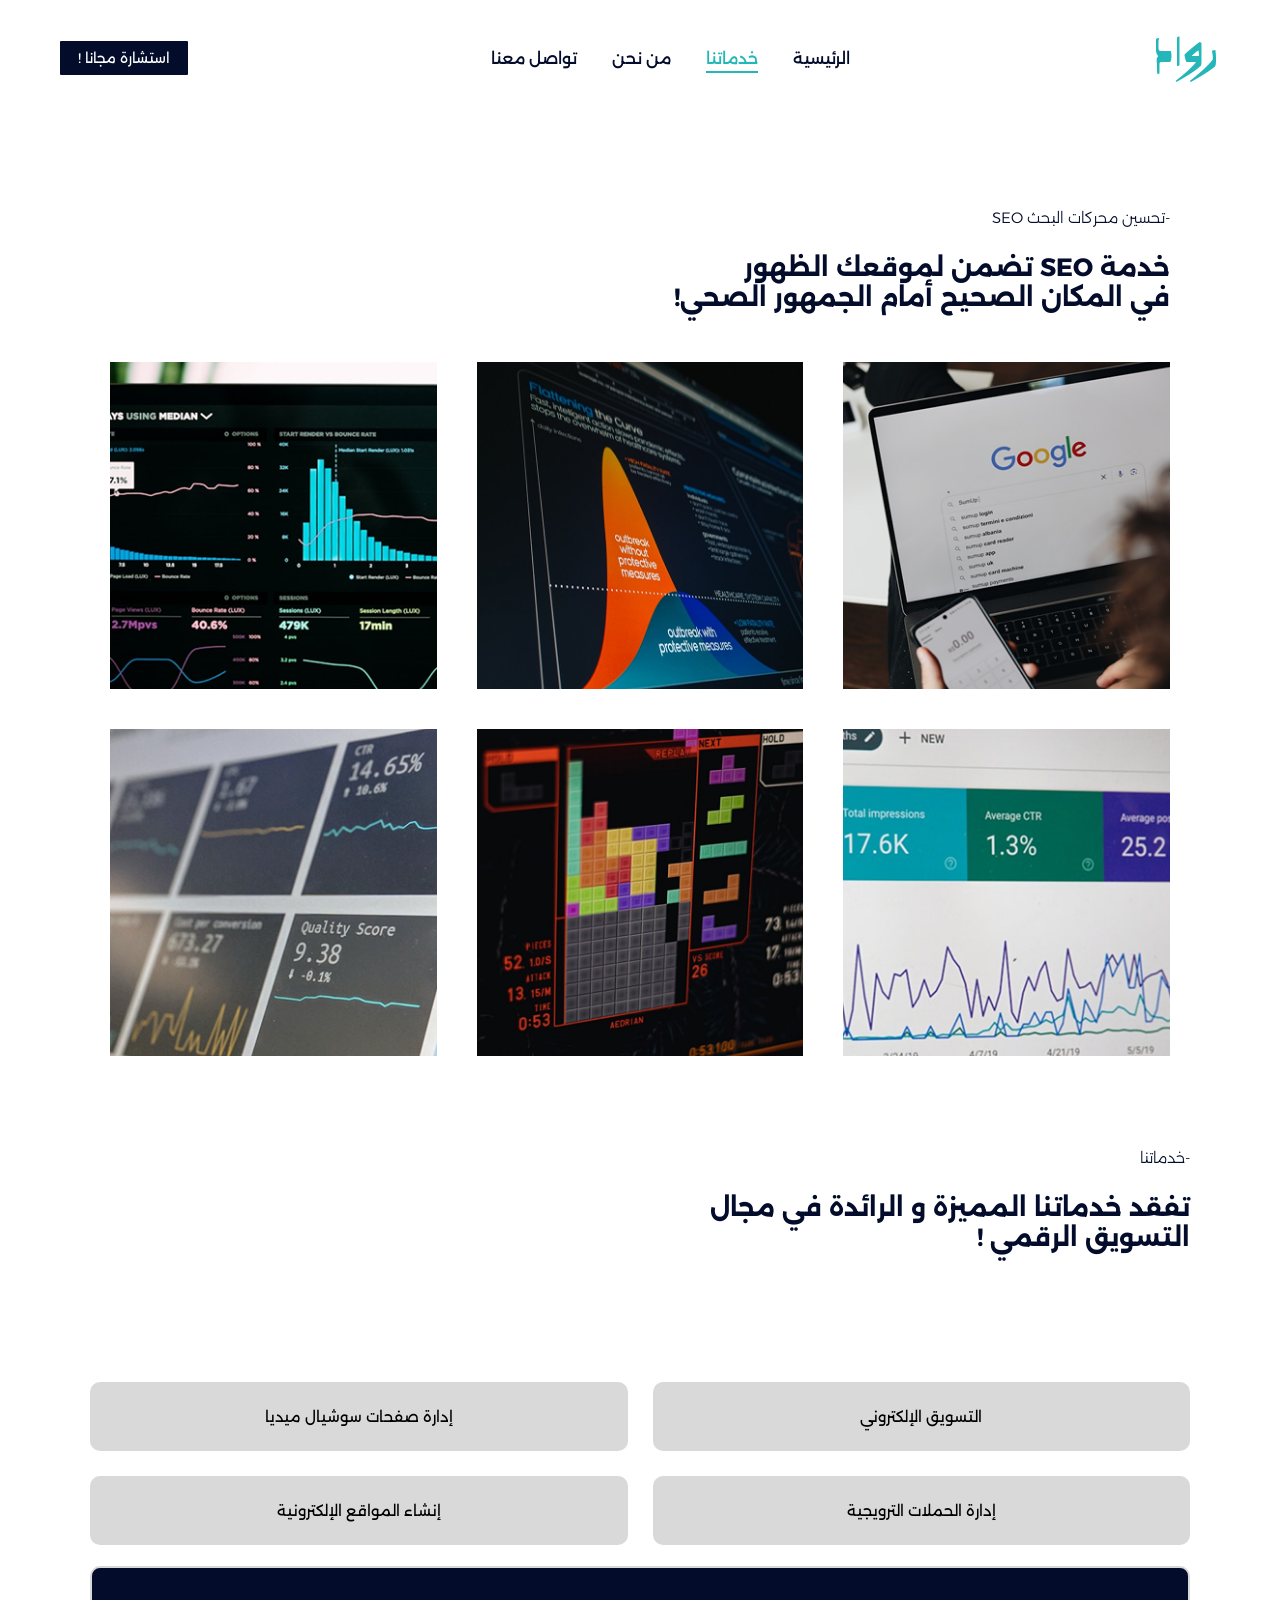
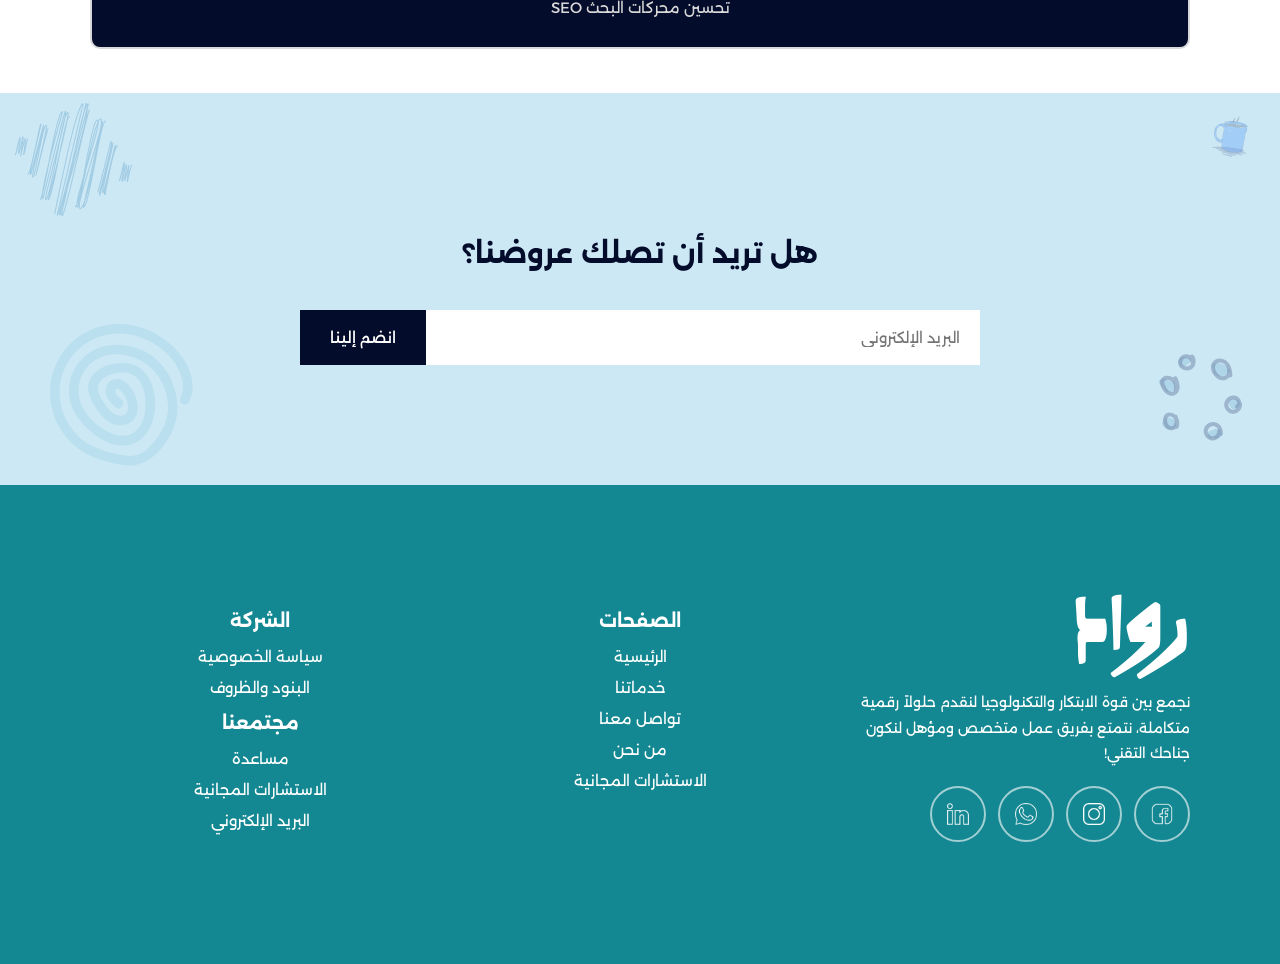
<file: product_4.html>
<!doctype html>
<html lang="ar" dir="rtl">
  <head>
    <meta charset="UTF-8" />
    <meta name="viewport" content="width=device-width, initial-scale=1.0" />
    <link rel="stylesheet" href="css/style.css" />
    <link
      href="https://fonts.googleapis.com/css2?family=Alexandria:wght@300;400;500;600;700&family=Alkalami&display=swap"
      rel="stylesheet"
    />
    <title>Rwad Platform</title>
  </head>
  <body>
    <header class="navbar">
      <div class="logo">رواد</div>
      <div class="menu-toggle">☰</div>

      <nav class="nav-links">
        <a href="index.html">الرئيسية</a>
        <a href="services.html" class="active">خدماتنا</a>
        <a href="about.html">من نحن</a>
        <a href="contact.html">تواصل معنا</a>
      </nav>
      <a href="#" class="consult-btn">استشارة مجانا !</a>
    </header>

    <main class="container">
      <section class="marketing">
        <div class="container">
          <div class="marketing-header">
            <h2>-تحسين محركات البحث SEO</h2>
            <p>
              خدمة SEO تضمن لموقعك الظهور<br />في المكان الصحيح أمام الجمهور
              الصحي!
            </p>
          </div>
          <div class="marketing-gallery">
            <img src="images/product_4_1.png" alt="" />
            <img src="images/product_4_2.png" alt="" />
            <img src="images/product_4_3.png" alt="" />
            <img src="images/product_4_4.png" alt="" />
            <img src="images/product_4_5.png" alt="" />
            <img src="images/product_4_6.png" alt="" />
          </div>
        </div>
      </section>
      <div class="services-header">
        <h2>-خدماتنا</h2>
        <p>تفقد خدماتنا المميزة و الرائدة في مجال <br />التسويق الرقمي !</p>
      </div>

      <div class="services-grid">
        <a href="product_0.html" class="service-box"> التسويق الإلكتروني </a>

        <a href="product_1.html" class="service-box">
          إدارة صفحات سوشيال ميديا
        </a>

        <a href="product_2.html" class="service-box">
          إدارة الحملات الترويجية
        </a>

        <a href="product_3.html" class="service-box">
          إنشاء المواقع الإلكترونية
        </a>

        <a href="product_4.html" class="service-box seo active">
          تحسين محركات البحث SEO
        </a>
      </div>
    </main>
    <section class="newsletter" style="position: relative; overflow: hidden">
      <div
        style="
          position: absolute;
          top: 10px;
          left: 15px;
          opacity: 0.6;
          pointer-events: none;
        "
      >
        <svg
          width="118"
          height="114"
          viewBox="0 0 118 114"
          fill="none"
          xmlns="http://www.w3.org/2000/svg"
        >
          <path
            d="M8.89571 52.1639C8.75831 52.2451 8.60286 52.2684 8.4538 52.2275C8.19246 52.1603 8.02521 51.9045 8.06867 51.6371C8.88662 46.7334 9.58335 41.454 9.74805 38.4796C8.83378 41.9654 7.22127 48.4024 6.06094 53.0812C5.99603 53.3533 5.72477 53.5216 5.45026 53.4662C5.31806 53.4392 5.20153 53.3619 5.12524 53.2506C5.04896 53.1393 5.01889 53.0027 5.04137 52.8697C5.77838 48.4973 6.48933 43.8422 6.95993 40.2398C5.15536 48.5068 4.50049 50.3242 3.95375 50.6674L3.94181 50.6745C3.79545 50.7609 3.62927 50.7866 3.47247 50.7463C2.79299 50.5715 2.74508 50.2653 3.78173 42.9356C3.95924 41.6742 4.16417 40.2274 4.33381 38.8982C3.47399 42.251 2.35915 46.8023 1.74483 49.309C1.21986 51.4486 0.891666 52.5572 0.760244 52.6348L0.495529 52.1868L0.000411322 52.024C0.0381595 51.8969 0.361206 50.5818 0.735038 49.0594C4.35427 34.2883 4.47972 34.2142 4.77542 34.0395C4.89191 33.9707 5.04261 33.9461 5.18041 33.9816C5.93592 34.1759 5.97647 34.8651 4.81664 43.0776C4.62474 44.4442 4.40975 45.9695 4.25057 47.2482C5.10509 44.0637 6.21386 38.827 6.72825 36.4035C7.1503 34.408 7.43582 33.3635 7.5848 33.2701C7.70604 33.2025 7.85321 33.172 7.991 33.2074C8.5517 33.3517 8.96509 33.458 7.79723 41.8888C9.42006 35.5102 9.53655 35.4414 9.71277 35.3372C9.83225 35.2667 9.97697 35.2456 10.11 35.2798C10.6517 35.4192 11.2647 35.5768 10.3745 42.9772C10.4156 42.7877 10.4556 42.6029 10.496 42.4259C11.8772 36.0611 11.9956 35.7977 12.3356 35.5888C12.455 35.5182 12.6224 35.4878 12.7572 35.525C13.0376 35.5971 13.2052 35.8809 13.1314 36.1582C13.1057 36.258 13.057 36.3392 12.9869 36.4048C12.7402 36.9898 12.0904 39.9889 11.5132 42.6469C9.86488 50.2373 9.42805 51.8373 8.91241 52.1581L8.90345 52.1634L8.89571 52.1639ZM112.717 79.1221C112.597 79.1927 112.455 79.212 112.322 79.1778C111.7 79.0177 111.624 78.9981 112.732 68.9462L110.443 77.846C110.371 78.1263 110.088 78.294 109.81 78.2201C108.955 78.0001 108.992 76.9383 110.08 70.098C110.413 68.0077 110.87 65.1388 110.978 63.4872C110.522 65.1305 109.977 68.1362 109.549 70.5008C108.462 76.498 108.054 78.3028 107.421 78.7049C107.263 78.8062 107.08 78.8377 106.905 78.7925C106.102 78.5859 106.077 77.7742 107.591 68.9257C107.794 67.7419 108.021 66.4148 108.224 65.1423C107.265 68.8926 106.003 73.8974 105.037 77.7725C105 77.9024 104.914 78.0128 104.797 78.0806C104.681 78.1484 104.542 78.1681 104.411 78.1358C104.28 78.1034 104.167 78.0214 104.095 77.907C104.023 77.7927 103.999 77.655 104.027 77.523C104.027 77.523 105.148 73.0241 106.293 68.5159C108.63 59.2892 108.651 59.2768 108.917 59.1198C109.028 59.0545 109.181 59.0281 109.314 59.0624C110.132 59.2726 110.16 60.098 108.619 69.104C108.323 70.834 107.974 72.882 107.723 74.5855C107.999 73.2255 108.283 71.6596 108.527 70.3189C109.597 64.4037 110.108 61.9463 110.844 61.4747C111.009 61.3651 111.205 61.3343 111.385 61.3807C112.369 61.6337 112.2 63.4015 111.109 70.2638C111.004 70.9307 110.888 71.6558 110.775 72.3791L113.377 62.2629C113.394 62.1965 113.424 62.1341 113.465 62.0793C113.505 62.0245 113.557 61.9783 113.616 61.9435C113.675 61.9087 113.74 61.886 113.808 61.8766C113.875 61.8672 113.944 61.8713 114.011 61.8888C114.365 61.98 114.302 64.208 113.821 68.5728C113.726 69.4348 113.622 70.4034 113.513 71.3861C113.577 71.0986 113.646 70.8123 113.712 70.523C115.635 62.2103 116.072 61.9402 116.364 61.7595C116.513 61.6713 116.67 61.6432 116.824 61.6853C117.104 61.7574 117.272 62.0411 117.198 62.3185C117.16 62.4658 117.061 62.5847 116.941 62.6476C116.322 63.6864 114.449 71.6394 112.966 78.7811C112.936 78.9201 112.851 79.0427 112.73 79.1181L112.721 79.1234L112.717 79.1221ZM18.364 74.559C18.1938 74.6596 17.9984 74.6904 17.8178 74.6439C16.9863 74.4301 16.5599 73.5174 18.6612 63.6929C19.1761 61.2772 19.788 58.6027 20.4538 55.7876C19.6844 58.7888 18.9634 61.5923 18.3457 63.9841C17.753 66.2887 17.2562 68.2101 16.9044 69.5583C16.304 71.8634 16.2991 71.8824 16.1079 71.9954L16.1019 71.9989C15.9825 72.0695 15.8407 72.0888 15.7077 72.0546C15.1185 71.903 14.8597 71.2741 15.1648 68.5714C14.5816 70.2578 14.0701 71.2813 13.6184 71.5603C13.3681 71.7163 13.1433 71.704 13.0007 71.6674C12.9344 71.6507 12.872 71.6211 12.8171 71.5801C12.7623 71.5392 12.7162 71.4878 12.6814 71.4289C12.6466 71.37 12.6238 71.3048 12.6144 71.237C12.605 71.1693 12.6091 71.1003 12.6266 71.0341C12.6545 70.9251 12.7171 70.8281 12.8051 70.7579C12.8931 70.6878 13.0016 70.6482 13.1141 70.6453C14.6414 69.336 18.4044 51.6029 20.9009 39.8283C24.0752 24.8567 24.9716 21.0269 25.6946 20.5796C25.8379 20.4949 25.9993 20.468 26.1544 20.5053C26.6723 20.6385 26.5782 21.0931 26.4226 21.8459C26.3297 22.2956 26.183 22.9545 25.9734 23.8682C25.5762 25.5897 24.9896 28.0478 24.3105 30.895C22.0804 40.2355 17.412 59.785 16.2923 67.7722C18.5956 58.8761 24.5344 35.707 27.9701 22.2895C27.9871 22.2233 28.017 22.1612 28.058 22.1066C28.0991 22.052 28.1504 22.006 28.2092 21.9713C28.268 21.9365 28.3331 21.9137 28.4007 21.9041C28.4683 21.8945 28.5372 21.8983 28.6033 21.9153C29.1165 22.0473 29.3531 22.3387 28.6221 25.9983C29.3301 23.807 29.9878 22.4513 30.6134 22.0575C30.9247 21.8614 31.2025 21.8746 31.3813 21.9181C32.0703 22.0953 32.4162 23.0353 31.1314 29.9314C32.1271 26.2766 32.4462 25.5481 32.6714 25.411C32.7784 25.3398 32.9493 25.3153 33.0824 25.3496C33.3627 25.4217 33.5304 25.7054 33.4565 25.9828C33.4321 26.0778 33.3803 26.1608 33.318 26.2258C32.557 27.8158 27.6302 47.8282 24.6746 59.8418C22.5765 68.3669 21.4405 72.6822 21.2664 72.7877C21.1375 72.8558 21.0022 72.8793 20.8692 72.8451C20.3513 72.7119 20.4417 72.2716 20.6083 71.4761C20.7061 71.0073 20.8619 70.3229 21.0801 69.376C21.4961 67.5908 22.1035 65.052 22.8118 62.111C25.6177 50.4236 31.3427 26.5789 30.9908 23.0917C30.5643 23.5975 29.6078 25.5046 27.9362 32.5849C26.6076 38.2134 25.209 45.3944 23.8531 52.3406C20.892 67.5368 19.5692 73.8026 18.3897 74.5478L18.3688 74.5602L18.364 74.559ZM24.6787 42.7782C24.6457 42.9065 24.6145 43.0378 24.5833 43.1691C21.9652 53.8308 18.1161 69.5154 18.1549 73.107C19.2351 70.5909 21.1318 60.843 22.8281 52.1403C23.4796 48.7896 24.097 45.6606 24.6787 42.7782ZM90.3088 92.1359C90.1893 92.2065 90.0476 92.2257 89.9145 92.1915C89.7292 92.1439 89.4635 92.0147 89.2653 91.6725C88.9718 91.1689 88.8987 90.1926 89.0063 88.7993C88.5097 90.2572 88.3323 90.3661 88.1919 90.4491C88.0747 90.5304 87.9038 90.5548 87.7565 90.5169C86.8775 90.2908 86.724 88.6125 89.2756 76.7812C85.8914 90.7566 85.3557 92.4552 84.9363 92.707C84.8193 92.7681 84.6554 92.8045 84.5206 92.7673C84.4334 92.7437 84.3517 92.7031 84.2803 92.6478C84.2089 92.5925 84.1491 92.5235 84.1045 92.445C83.484 91.3811 84.992 85.4492 88.8395 71.1396C90.8102 63.8221 92.8475 56.2557 94.2414 50.1171C95.4347 44.8667 95.8074 42.1079 95.8707 40.6601C94.859 44.6629 92.4101 54.322 89.969 63.8919C88.1049 71.1989 86.6101 77.0303 85.5227 81.2188C84.1229 86.6154 83.333 89.3682 83.153 89.4773C83.0335 89.5479 82.8918 89.5671 82.7558 89.5347C82.4784 89.4608 82.3107 89.1771 82.3816 88.9015C82.3926 88.8587 82.4084 88.8172 82.4306 88.7798C82.9753 87.2532 91.0988 55.2943 95.3469 38.4914C95.3812 38.3584 95.4592 38.2518 95.5889 38.1712C95.7084 38.1006 95.8501 38.0813 95.9832 38.1155C96.159 38.1607 96.4134 38.2844 96.601 38.6088C96.9204 39.1494 96.9685 40.3016 96.7971 41.9825C97.3282 40.1738 97.6278 39.5011 97.8471 39.3675L97.8501 39.3657C97.9696 39.2951 98.1357 39.2695 98.2718 39.3019C98.7628 39.4282 97.7814 44.6783 95.3278 55.0522C92.8471 65.544 88.9377 82.0541 88.2666 87.7656C90.3696 81.0267 95.9308 58.0847 99.6335 42.2409C99.6659 42.1048 99.7494 41.987 99.8719 41.9146C100 41.8388 100.134 41.82 100.272 41.8555C100.453 41.9019 100.604 42.0219 100.707 42.1952C100.878 42.4849 100.902 43.0789 100.786 44.042C101.165 43.3186 101.527 42.8266 101.866 42.61C102.209 42.3916 102.516 42.3996 102.711 42.4497C102.991 42.5218 103.159 42.8055 103.085 43.0829C103.015 43.3537 102.744 43.5221 102.47 43.4619C102.085 43.573 100.102 45.3124 95.2728 67.7536C92.7033 79.6841 90.5791 91.6659 90.5593 91.7824C90.5351 91.9256 90.4521 92.0512 90.3285 92.1283L90.3105 92.1389L90.3088 92.1359ZM91.7987 79.4489C91.6511 80.0721 91.5102 80.6792 91.3776 81.2733C90.5348 85.0231 90.1638 87.3619 90.0325 88.8176C90.4447 86.5552 91.0596 83.2584 91.7987 79.4489ZM82.6253 88.5842C82.5626 88.6213 82.5099 88.6685 82.4703 88.7242C82.5201 88.6585 82.5817 88.6059 82.6552 88.5666L82.6253 88.5842ZM33.7412 97.0249C33.4575 97.1926 33.2047 97.1808 33.0414 97.1362C32.9752 97.1192 32.9131 97.0894 32.8585 97.0483C32.8039 97.0073 32.7579 96.9559 32.7232 96.8971C32.6884 96.8383 32.6656 96.7732 32.656 96.7056C32.6464 96.638 32.6502 96.5692 32.6673 96.503C33.2813 94.1254 33.9138 91.6563 34.5592 89.1273C33.314 93.683 32.2283 96.3876 31.2424 97.0104C30.8982 97.2259 30.6002 97.2125 30.4054 97.1624C29.8067 97.0084 29.7103 96.4771 30.2823 93.4554C30.6309 91.6175 31.217 88.9744 32.0755 85.3805C33.6797 78.6704 36.0013 69.6143 38.4586 60.0308C40.3872 52.5125 42.5677 43.9951 44.5288 36.0748C46.338 27.2087 47.8804 20.3256 49.2352 15.7373C49.6798 13.5162 49.9901 11.709 50.1296 10.4378C46.83 21.4942 33.6808 74.3823 28.4034 95.8268C28.3709 95.9629 28.2857 96.0777 28.1662 96.1483C28.0527 96.2154 27.902 96.2399 27.769 96.2057C27.5884 96.1593 27.3305 96.0296 27.134 95.6903C27.0334 95.5201 26.8982 95.2776 26.8195 94.6874C26.2989 96.1797 25.8299 97.0773 25.4009 97.347C25.1386 97.51 24.9031 97.5001 24.751 97.461C24.6847 97.4443 24.6223 97.4147 24.5674 97.3737C24.5126 97.3328 24.4665 97.2814 24.4317 97.2225C24.3969 97.1636 24.3741 97.0984 24.3647 97.0306C24.3553 96.9629 24.3594 96.8939 24.3769 96.8277C24.438 96.5902 24.6526 96.4351 24.8877 96.4373C25.1916 96.1812 25.8115 94.9728 26.9913 90.3952C27.5285 85.8347 29.1466 77.1701 33.2823 60.3611C38.9652 31.3029 43.2542 10.5794 46.6709 8.42363C47.094 8.15756 47.4651 8.17197 47.7027 8.23307C47.8405 8.26851 47.9524 8.35555 48.0247 8.47801C48.0953 8.59748 48.1134 8.74397 48.0732 8.88055C48.0147 9.0884 42.0878 29.9657 36.7097 50.9942C35.8194 54.4659 35.0189 57.6669 34.2927 60.6184C34.2834 60.6642 34.2742 60.7099 34.2667 60.7587C31.5994 74.3992 29.5987 84.4826 28.0235 90.5872C27.8342 92.19 27.7824 93.2481 27.8003 93.9468C29.1468 88.485 33.6669 70.1917 38.2324 52.0368C49.2588 8.20017 49.7708 7.89364 50.1472 7.67128C50.2666 7.60069 50.4221 7.57734 50.5581 7.6098C51.1188 7.754 51.3832 8.33115 51.1254 10.6433C51.4937 9.95026 51.8502 9.48977 52.1944 9.27433C52.5475 9.0536 52.8532 9.06638 53.0528 9.1177C53.5375 9.24236 54.0031 9.36212 53.2242 14.2227C53.4019 13.9847 53.5732 13.8109 53.7447 13.7056C54.0572 13.5048 54.3535 13.5151 54.5358 13.5645C54.8161 13.6367 54.9838 13.9204 54.9099 14.1978C54.8415 14.4639 54.5762 14.6287 54.31 14.5805C54.0528 14.684 53.4782 15.362 52.4366 18.5845C52.155 20.0243 51.8171 21.6826 51.4121 23.6023C49.902 30.7242 47.6335 40.5588 44.6594 52.8413C44.3884 54.1901 44.1205 55.5371 43.852 56.8764C39.0407 80.9307 35.961 95.6328 33.7699 97.012L33.743 97.0279L33.7412 97.0249ZM40.6636 55.6333C40.2669 57.1853 39.8673 58.7391 39.4719 60.2864C35.3854 76.224 31.1682 92.6701 30.9487 95.9267C31.509 95.2451 32.7846 92.6096 35.0734 82.7751C36.8137 75.2995 38.7608 65.405 40.6666 55.6315L40.6636 55.6333ZM38.5341 77.6316C36.7989 84.536 35.3466 90.2416 34.4934 93.5785C35.1274 91.7734 36.0036 88.7211 37.2046 83.579C37.6341 81.7417 38.0772 79.7431 38.5341 77.6316ZM45.4894 36.555C44.3737 42.0255 43.2315 47.8944 42.1097 53.6546C39.5609 66.7456 37.471 77.2645 35.6936 84.6773C38.3172 74.3387 41.0914 63.1979 43.6158 52.7527C46.9277 36.2612 49.4431 24.3345 51.4579 18.2239C52.2733 14.0592 52.7042 11.2216 52.6157 10.2262C52.2536 10.5409 51.4933 11.7638 50.1978 16.2002C49.7117 18.6512 49.0499 21.6776 48.1921 25.3476C47.39 28.7913 46.4761 32.571 45.4906 36.5502L45.4894 36.555ZM46.7361 9.77529C44.3968 12.7451 41.2041 26.3898 38.093 41.5094C41.9672 26.7811 45.6352 13.6817 46.7361 9.77529ZM69.1965 104.328C68.8321 104.543 68.5169 104.528 68.3108 104.472C68.1797 104.439 68.0669 104.355 67.9963 104.239C67.9258 104.124 67.9031 103.985 67.933 103.853L68.0029 103.542C67.3636 104.738 66.7693 105.512 66.2291 105.859C65.8287 106.116 65.4361 106.195 65.0464 106.095C64.8041 106.032 64.4625 105.864 64.2085 105.413C63.894 104.854 63.7857 103.886 63.8548 102.564C63.4202 104.352 63.2497 104.67 63.0561 104.793C62.9384 104.866 62.774 104.895 62.6362 104.859C62.4033 104.799 62.073 104.636 61.8279 104.201C61.7126 103.999 61.6263 103.743 61.5641 103.434C61.3859 103.664 61.2127 103.835 61.0401 103.945C60.6797 104.174 60.3705 104.155 60.1679 104.105C60.1015 104.089 60.0391 104.059 59.9843 104.018C59.9295 103.977 59.8834 103.926 59.8486 103.867C59.8138 103.808 59.791 103.743 59.7816 103.675C59.7722 103.607 59.7763 103.538 59.7938 103.472C59.8104 103.406 59.8401 103.344 59.881 103.289C59.9219 103.234 59.9733 103.188 60.0322 103.153C60.0911 103.118 60.1564 103.095 60.2241 103.086C60.2919 103.077 60.3608 103.081 60.427 103.098C60.5687 103.079 60.8957 102.862 61.4583 101.57C61.6224 96.9237 64.0937 87.3844 67.9456 74.1803C68.6525 70.4866 69.3766 66.6176 70.1149 62.6635C75.0621 36.1998 78.5385 18.7045 81.6637 16.717C82.0862 16.4432 82.4579 16.4653 82.6955 16.5264C82.9141 16.5826 83.2171 16.734 83.4441 17.1318L83.4706 17.1766C83.881 16.4868 84.2697 16.0194 84.6378 15.7899C85.0417 15.5391 85.3819 15.5557 85.5987 15.6089C85.8648 15.6774 86.2402 15.8626 86.5177 16.3595C86.8269 16.9102 86.9602 17.7905 86.9444 18.9845L87.0647 18.4379C87.1261 18.1599 87.3986 17.9868 87.676 18.0404C87.9535 18.0941 88.1356 18.3613 88.0867 18.64C88.0768 18.6982 87.7959 20.2826 87.2999 22.9894C88.2221 19.9945 89.0584 18.1908 89.84 17.6927C90.1884 17.4708 90.4881 17.4871 90.6829 17.5372C90.9633 17.6093 91.1309 17.893 91.0571 18.1704C90.9862 18.446 90.7132 18.6113 90.4381 18.5482C90.1067 18.6352 88.864 19.8328 86.2129 31.3321C84.4377 39.0418 82.4326 49.5066 80.4953 59.6291C75.5537 85.4407 72.1023 102.494 69.255 104.297L69.2132 104.322L69.1965 104.328ZM81.8832 41.5383C80.1384 47.574 78.0124 54.54 75.6228 62.2944C69.9033 80.849 63.4227 101.88 65.1157 104.909C65.2045 105.067 65.2758 105.085 65.3043 105.092C65.3376 105.101 65.4468 105.129 65.6626 104.989C66.3665 104.537 67.5161 102.855 69.273 97.8554L81.8802 41.5401L81.8832 41.5383ZM70.298 98.0557L69.2299 102.829C70.9189 100.3 73.1105 91.1878 75.387 80.1799C73.4998 87.8228 71.8013 93.7868 70.298 98.0557ZM62.4551 101.811C62.4412 102.456 62.4865 102.969 62.5905 103.343C62.8682 102.313 63.3198 100.281 63.8858 97.6173C63.3856 99.3555 62.9132 100.759 62.4533 101.808L62.4551 101.811ZM65.1397 88.084C64.4029 90.929 63.7808 93.5249 63.3201 95.7595C63.6943 94.3537 64.1042 92.681 64.5604 90.6909C64.7535 89.8515 64.9444 88.9811 65.1414 88.087L65.1397 88.084ZM71.7029 65.1262C70.0881 72.7049 68.5739 80.0791 67.2991 86.2964L67.1496 87.0254C69.1246 79.8585 71.797 71.1915 74.6324 61.989C80.6623 42.4249 87.4951 20.2508 85.6015 16.8686C85.4951 16.6816 85.3954 16.6357 85.3319 16.6168C85.3034 16.6095 85.2533 16.627 85.1816 16.6694C84.8315 16.8883 84.3711 17.4868 83.7772 18.7322C83.9704 23.8605 79.8226 38.1258 73.3476 59.6575C72.804 61.4655 72.2556 63.2926 71.7059 65.1244L71.7029 65.1262ZM80.4756 52.6051L74.1833 80.7138C75.5594 75.1861 77.1187 68.434 78.8857 60.1852C79.4289 57.6399 79.9619 55.1047 80.4756 52.6051ZM82.2392 17.5818L82.2183 17.5942C79.2466 19.487 74.9441 42.4791 71.147 62.7871C75.5094 42.4675 79.646 25.1825 82.7497 18.5414C82.7191 18.1485 82.645 17.8458 82.5327 17.6421C82.5115 17.6063 82.4727 17.5406 82.4317 17.5325C82.4127 17.5277 82.3557 17.513 82.2392 17.5818ZM82.5078 21.8556C81.1167 25.7279 79.2216 32.2391 76.6639 42.962C75.9842 45.8014 75.3038 48.7622 74.6211 51.7807C78.1801 39.8539 81.5596 28.0734 82.5078 21.8556ZM47.6708 113.262C47.5184 113.352 47.3415 113.38 47.18 113.339C47.0374 113.302 46.8393 113.206 46.6876 112.949C46.5588 112.731 46.3553 112.379 46.465 110.662C46.014 111.727 45.6816 112.133 45.3942 112.315C45.1379 112.474 44.9053 112.462 44.755 112.426C44.5982 112.386 44.465 112.283 44.3833 112.138C44.1434 111.712 44.3853 110.171 45.4432 106.205C43.5895 111.975 42.9885 112.342 42.6515 112.549C42.431 112.687 42.2127 112.679 42.0797 112.645C41.8041 112.574 41.637 112.298 41.7031 112.021L67.4015 1.6352C65.5022 3.76074 61.0913 14.3615 51.4322 57.6684C45.503 84.2569 40.4024 110.618 40.3525 110.881C40.3218 111.012 40.2416 111.127 40.1285 111.2C40.0154 111.273 39.8783 111.3 39.7459 111.275C39.6135 111.249 39.4962 111.173 39.4185 111.063C39.3408 110.953 39.3088 110.817 39.3292 110.684C39.3792 110.421 44.4805 84.0471 50.4163 57.4426C58.4119 21.5981 64.0697 2.40698 67.2373 0.402466C67.6765 0.122815 68.0447 0.138987 68.2823 0.200093C68.5579 0.270975 68.725 0.546992 68.6589 0.823807L43.6038 108.452C45.5482 103 49.5314 89.0494 57.6983 55.0702C58.3172 52.4963 58.9344 49.9194 59.5377 47.3669C62.7334 32.1449 65.5126 19.7439 67.8862 11.5194C69.4308 4.75594 70.3882 0.511235 70.4104 0.405474C70.4411 0.266456 70.5246 0.148616 70.647 0.0762633C70.7665 0.00567249 70.9124 -0.0201151 71.0473 0.0170915C71.5034 0.134415 71.875 0.442746 72.1501 0.928926L72.1643 0.952821C72.3033 0.806203 72.4415 0.692309 72.5771 0.60814C72.9751 0.360939 73.338 0.368153 73.5613 0.425592C73.6943 0.459812 73.811 0.548062 73.8815 0.667536C73.9521 0.787011 73.9684 0.930516 73.9342 1.06356C73.9153 1.1271 73.4936 2.69798 72.7636 5.41809C72.6934 7.61133 72.3435 10.4292 71.7556 13.7786C73.6064 6.76965 73.9584 6.55366 74.2553 6.3742C74.3772 6.29411 74.5541 6.26615 74.7061 6.30526C74.9865 6.37736 75.1541 6.66111 75.0803 6.93848C75.0424 7.08577 74.9446 7.19995 74.8264 7.26579C73.6722 9.10423 68.3839 31.6351 63.2665 53.4324C53.5434 94.8509 49.2283 112.318 47.6767 113.259L47.6708 113.262ZM48.3424 104.653C47.5928 108.868 47.4216 110.863 47.4672 111.779C49.6315 106.978 56.5941 77.317 62.2561 53.1953C62.7823 50.9623 63.3006 48.7501 63.8091 46.5758C60.6999 57.8179 57.0298 70.3342 53.1947 83.2463C52.1028 88.4569 51.0672 93.2515 50.1158 97.3838C49.4305 100.364 48.845 102.749 48.3412 104.658L48.3424 104.653ZM47.9653 101.028C46.7751 105.192 45.8793 108.498 45.506 110.294C45.9185 109.301 46.5084 107.51 47.3462 104.331C47.52 103.35 47.7262 102.253 47.9653 101.028ZM52.342 81.1551C51.2943 85.2677 50.3628 88.8402 49.5345 91.9327C49.973 90.4447 50.4448 88.8563 50.949 87.1521C51.3739 85.2932 51.836 83.2996 52.342 81.1551ZM70.9664 12.1495C68.2069 22.5241 63.9066 38.85 59.7653 55.2472C58.6414 59.6932 57.5324 64.143 56.4383 68.5964C62.2412 48.7917 68.7434 25.6282 70.9682 12.1525L70.9664 12.1495ZM60.4899 47.86C60.3713 48.4298 60.2526 48.9996 60.1309 49.5711C64.8922 30.8815 69.6174 13.14 71.7483 5.17977C71.766 4.62968 71.758 4.07906 71.7244 3.52972C70.8872 5.29771 69.9426 8.08419 68.9298 11.608C66.8949 20.5149 63.8173 33.8497 60.4882 47.857L60.4899 47.86ZM72.5553 2.07166C72.56 2.09311 72.5628 2.11158 72.5674 2.13303C72.5784 2.09026 72.5882 2.05225 72.601 2.01247C72.5853 2.03378 72.5727 2.05334 72.5553 2.07166ZM71.2417 1.43745C71.1577 1.81351 71.0436 2.31609 70.9037 2.9387C71.0902 2.55857 71.2716 2.21767 71.4515 1.922C71.392 1.73953 71.3217 1.57959 71.2435 1.44043L71.2417 1.43745Z"
            fill="#1974AB"
            fill-opacity="0.4"
          />
        </svg>
      </div>
      <div
        style="
          position: absolute;
          top: 15px;
          right: 20px;
          opacity: 0.55;
          pointer-events: none;
        "
      >
        <svg
          width="57"
          height="57"
          viewBox="0 0 57 57"
          fill="none"
          xmlns="http://www.w3.org/2000/svg"
        >
          <path
            d="M9.47085 38.8007C10.8094 38.8196 12.147 38.8625 13.4832 38.9262C13.4291 38.6772 13.5485 38.3815 13.8462 38.3839C13.8856 38.3838 13.9255 38.3855 13.9649 38.3854L13.969 38.386C20.6993 38.4471 27.4153 39.1332 34.0128 40.4702C35.9092 40.8543 37.7943 41.2929 39.6672 41.7808C39.902 41.8418 40.0138 42.039 40.02 42.2317C40.4196 42.3277 40.8198 42.4255 41.2189 42.5248C41.7641 42.6614 41.645 43.534 41.0913 43.3987C40.1825 43.1772 39.2714 42.9663 38.3589 42.7644C38.8337 42.8907 39.3081 43.0186 39.7813 43.1496C40.1876 43.2625 40.2334 43.7749 39.9733 43.9622C40.8641 44.1861 41.7531 44.4164 42.6402 44.6539C42.8521 44.7108 42.965 44.878 42.989 45.0523C43.4096 45.2678 43.3086 45.9765 42.7663 45.8889C39.5367 45.3636 36.306 44.8391 33.0764 44.3138L34.2986 44.5727L39.56 45.6852C40.1123 45.8019 39.9934 46.6678 39.4324 46.5591C38.0974 46.3019 36.7609 46.0528 35.423 45.812C36.5278 46.0721 37.6311 46.3379 38.7331 46.6119C39.2753 46.7463 39.1694 47.6033 38.6055 47.4858C35.3266 46.8043 32.0302 46.2082 28.7214 45.6973C30.0909 46.0723 31.4518 46.477 32.8042 46.9115C33.3112 47.0743 33.0227 47.7773 32.5624 47.7528C30.3863 47.6384 28.212 47.4825 26.042 47.2861C26.9806 47.5153 27.9191 47.7453 28.8569 47.9744C29.3468 48.0945 29.3438 48.7396 28.848 48.8497L27.5361 49.1412C27.1147 49.2345 26.9532 48.7521 27.1407 48.4605C24.5303 47.8222 21.9207 47.1849 19.3104 46.5466C18.768 46.4138 18.8637 45.5981 19.438 45.6727C22.5489 46.0768 25.6699 46.3945 28.798 46.6295C25.5117 45.7175 22.1787 44.9829 18.8119 44.4275C18.2494 44.3345 18.3752 43.4963 18.9395 43.5536C19.7901 43.6402 20.6397 43.7333 21.4895 43.8314C21.2487 43.7887 21.0081 43.7452 20.7673 43.7025C19.0767 43.4054 17.3836 43.1255 15.6883 42.8603C15.126 42.7723 15.2514 41.919 15.816 41.9864C17.4751 42.1835 19.1322 42.3945 20.7878 42.6162C19.0675 42.2528 17.3482 41.8887 15.628 41.5252C15.5557 41.5096 15.4951 41.4832 15.4448 41.4491C14.6973 41.3274 13.9489 41.2063 13.2014 41.0846C12.7319 41.0085 12.6961 40.2045 13.2104 40.2093C13.2496 40.21 13.2897 40.2108 13.3291 40.2107C13.3684 40.2106 13.3299 40.2108 13.3307 40.2109C13.4594 40.2122 13.5881 40.2142 13.7167 40.2162C12.261 40.0254 10.8037 39.8444 9.34474 39.6757C8.76346 39.6084 8.92253 38.7943 9.47237 38.8018L9.47085 38.8007Z"
            fill="#49578C"
            fill-opacity="0.4"
          />
          <path
            d="M11.4911 22.3797C11.7938 21.1613 12.2344 19.9957 12.832 18.8907C13.0054 18.5694 13.3713 18.586 13.5587 18.7825C13.6102 18.682 13.6625 18.5816 13.7132 18.481C13.7283 18.4523 13.7446 18.427 13.7622 18.4036C13.6936 18.2429 13.7168 18.0437 13.8977 17.8943C14.3051 17.5586 14.7299 17.2472 15.169 16.958C15.8033 16.4955 16.4914 16.1129 17.2223 15.8144C17.4752 15.7115 17.6777 15.8382 17.7659 16.0253C17.7758 15.9974 17.7888 15.9717 17.8041 15.9471C17.8822 15.8078 18.0294 15.7062 18.2327 15.7242C18.3121 15.7308 18.3908 15.7364 18.4703 15.743C19.2612 15.7103 20.0521 15.7471 20.8375 15.8559C21.1444 15.8983 21.2435 16.143 21.1881 16.3618C21.3965 16.4885 21.3857 16.7515 21.2497 16.9376C21.2526 16.9523 21.2529 16.9674 21.2549 16.9819C21.2621 16.9846 21.27 16.9875 21.2773 16.9894C21.2922 16.9505 21.3128 16.9125 21.3411 16.879C21.3573 16.8604 21.3725 16.8417 21.3887 16.8231C21.3889 16.8215 21.3875 16.8196 21.3869 16.8178C21.277 16.4242 21.5794 16.1477 21.9066 16.0054C22.2205 15.8687 22.4648 16.1104 22.4966 16.3745C22.7188 16.2462 22.9433 16.3142 23.0743 16.4606C23.0821 16.4584 23.0901 16.4554 23.098 16.4532C23.3238 16.3857 23.5732 16.5125 23.6739 16.7005C23.9129 16.6634 24.0979 16.8588 24.134 17.0817C24.2563 17.1038 24.3633 17.1738 24.434 17.2687C24.4989 17.243 24.563 17.2172 24.6285 17.1925C24.8631 17.1053 25.1338 17.2646 25.2234 17.4761C25.2464 17.4677 25.2686 17.4593 25.2908 17.4508C25.5854 17.3481 25.8271 17.5392 25.8779 17.776C26.1032 17.7067 26.3301 17.6436 26.5596 17.5858C26.8552 17.511 27.0108 17.7296 27.0244 17.9694C27.2871 18.0278 27.4393 18.2987 27.3362 18.5516C27.7854 18.4171 28.2412 18.3003 28.703 18.2053C29.0457 18.1348 29.3087 18.5642 29.1515 18.8494C29.6143 18.742 30.0856 18.6676 30.569 18.6369C30.9079 18.6153 31.0906 18.8898 31.0409 19.1555C31.5276 19.039 32.02 18.9409 32.5171 18.862C32.7777 18.8205 32.9522 19.0017 32.9909 19.2125C33.4966 19.0921 34.0053 18.9856 34.5172 18.892C34.7865 18.8426 35 19.0948 35.0144 19.3398C35.3736 19.2767 35.7354 19.2248 36.0994 19.1859C36.4567 19.1477 36.6201 19.4386 36.5629 19.7041C37.1039 19.6005 37.648 19.5092 38.1943 19.4324C38.5541 19.382 38.7323 19.7153 38.656 19.9913C38.8512 19.9621 39.0477 19.9355 39.2446 19.9115C40.3826 19.4461 41.5772 19.1335 42.7972 18.9819C43.1256 18.9411 43.3058 19.2144 43.2708 19.4772C43.5168 19.421 43.8048 19.5527 43.8263 19.8129C43.8744 19.8902 43.8938 19.9868 43.8644 20.1023C43.8319 20.2273 43.7978 20.3521 43.7636 20.4769C44.0199 20.4591 44.3003 20.7009 44.2634 20.9878C44.0934 22.3068 43.618 23.5493 42.8733 24.6412C42.6989 25.0444 42.4948 25.4383 42.2616 25.8195C42.2614 25.9133 42.2368 26.0068 42.1852 26.0847C42.0713 26.2572 41.9495 26.4203 41.8218 26.5783C41.8582 26.633 41.8812 26.6992 41.8828 26.7798C41.8905 27.1758 41.8641 27.5716 41.8037 27.963C41.8623 29.6143 41.6102 31.2546 41.0598 32.8161C41.1643 32.972 41.1779 33.2 41.0627 33.3641C40.9929 33.4636 40.921 33.5602 40.8483 33.6568C40.8439 33.698 40.8345 33.7393 40.8177 33.7804C40.6219 34.255 40.368 34.6868 40.0733 35.0875C40.1086 35.0927 40.1438 35.0978 40.1784 35.1079C40.6169 35.2297 40.752 35.6631 40.6364 36.0707C40.5462 36.3899 40.3329 36.687 40.1175 36.9578C40.1606 36.995 40.2022 37.0371 40.242 37.0856C40.3307 37.1949 40.3676 37.4012 40.2922 37.5275C40.1075 37.8346 39.9081 38.1278 39.6954 38.4091C39.7367 38.4645 39.7652 38.5331 39.7762 38.6126C39.8418 39.1036 39.6032 39.5393 39.2768 39.922C39.5479 39.9633 39.7928 40.2586 39.6363 40.5338C39.4751 40.8175 39.2879 41.0732 39.0833 41.3104C39.2759 41.2582 39.4692 41.2077 39.6643 41.1617C40.0268 41.0756 40.3273 41.6093 40.0641 41.8756C39.1288 42.8216 38.0123 43.5352 36.7551 43.9511C36.07 44.2219 35.3517 44.4109 34.6113 44.5104C34.5933 44.5128 34.5748 44.5135 34.5564 44.5133C34.4733 44.5891 34.3593 44.636 34.2178 44.6304C32.91 44.5784 31.6016 44.5255 30.2938 44.4735C30.144 44.4675 30.0407 44.3838 29.9825 44.2715C29.7242 44.3032 29.4649 44.3248 29.2045 44.3362C28.7806 44.3546 28.6088 43.8858 28.7969 43.6244C28.3862 43.7419 27.9647 43.8302 27.5352 43.8872C27.3132 43.9168 27.1656 43.8098 27.0985 43.661C26.7226 43.7644 26.3372 43.8404 25.9462 43.8863C25.4401 43.9463 25.2739 43.2438 25.7259 43.0386C25.9071 42.9562 26.0909 42.8784 26.2752 42.8031C25.9047 42.9148 25.5286 43.0081 25.1457 43.0844C24.9094 43.1312 24.7575 43.0077 24.7001 42.8385C24.5081 42.9151 24.3169 42.9919 24.1248 43.0685C23.6128 43.2725 23.3058 42.5478 23.7394 42.2796C23.5659 42.3321 23.3926 42.3838 23.218 42.4328C22.6681 42.5861 22.383 41.8839 22.8872 41.6134C22.9181 41.597 22.9488 41.5814 22.9797 41.565C22.6374 41.6782 22.2965 41.7942 21.9569 41.9179C21.7055 42.0051 21.4988 41.8728 21.4062 41.6868C21.0602 41.5793 20.9328 41.0358 21.3581 40.8584C21.4304 40.8279 21.5031 40.8 21.5752 40.7704C21.5042 40.7049 21.4537 40.6202 21.43 40.5265C21.2348 40.6135 21.0395 40.7005 20.8437 40.7858C20.5012 40.9351 20.262 40.664 20.2623 40.3811C20.1816 40.412 20.1016 40.4438 20.0201 40.4746C19.6153 40.6265 19.2401 40.1171 19.481 39.809C19.4678 39.8129 19.4538 39.8175 19.4405 39.8223C18.9961 39.9583 18.5552 39.343 19.0111 39.0588C19.0286 39.048 19.0469 39.0372 19.0644 39.0264C18.867 38.9624 18.6938 38.778 18.7163 38.5435C18.7908 37.7699 18.9502 37.022 19.1806 36.2929C19.1811 35.7856 19.2552 35.284 19.3958 34.8022C19.3563 34.7118 19.3471 34.6084 19.3759 34.5087C19.3196 34.5449 19.2492 34.5681 19.1585 34.5699C19.0165 34.5735 18.8772 34.5699 18.7395 34.5607C18.7325 34.563 18.727 34.5664 18.7199 34.5687C18.5829 34.6182 18.3877 34.6022 18.2678 34.5001C18.0469 34.4587 17.8277 34.4007 17.6066 34.3207C17.5422 34.297 17.4901 34.2643 17.4505 34.2259C17.2467 34.1936 17.0414 34.1661 16.8348 34.1418C16.652 34.121 16.5424 34.017 16.496 33.8872C16.4281 33.894 16.353 33.8864 16.2718 33.8578C15.684 33.6499 15.1265 33.3649 14.6138 33.0103C14.333 32.9726 14.0709 32.8063 13.8562 32.5907C13.5006 32.234 13.2094 31.7913 12.9198 31.3663C12.8409 31.2585 12.764 31.1493 12.6907 31.0373C12.5628 30.8411 12.6061 30.6365 12.7235 30.4979C12.705 30.4525 12.6874 30.4064 12.6699 30.3603C12.5281 30.1847 12.3892 30.0061 12.2521 29.827C12.179 29.731 12.1524 29.6325 12.159 29.5413C11.9478 29.5716 11.7157 29.4582 11.6583 29.1743C11.5157 28.4711 11.4363 27.7596 11.4189 27.047C11.2568 26.9589 11.1369 26.7655 11.1469 26.5761C11.2025 25.5133 11.3668 24.469 11.6288 23.4431C11.5148 23.3293 11.4503 23.1574 11.507 22.9639C11.5306 22.8828 11.5557 22.8028 11.5793 22.7216C11.4976 22.6327 11.4538 22.5141 11.4875 22.3809L11.4911 22.3797ZM35.5259 40.7188L36.0633 40.4959C36.0759 40.4383 36.0991 40.3823 36.139 40.3328C36.1544 40.3133 36.1715 40.294 36.1869 40.2745C36.1842 40.2758 36.1822 40.278 36.1802 40.2802C35.9655 40.4314 35.7467 40.5769 35.5267 40.719L35.5259 40.7188ZM38.2398 33.625C37.8679 33.867 37.4768 34.0854 37.0666 34.2741C37.0558 34.2793 37.0463 34.2812 37.0357 34.2847C36.9635 34.3319 36.8909 34.3766 36.8162 34.4176C36.8317 34.4433 36.8445 34.4703 36.8545 34.4994C36.9607 34.4605 37.0648 34.4698 37.1551 34.5106C37.4946 34.17 37.8682 33.8704 38.2668 33.6122C38.2579 33.6159 38.2488 33.6204 38.2399 33.6241L38.2398 33.625ZM36.3257 40.1097C36.4663 39.9495 36.6147 39.7962 36.7703 39.6505C36.6653 39.6988 36.5597 39.7454 36.4536 39.7902C36.423 39.8217 36.388 39.8492 36.3512 39.8715C36.3673 39.9509 36.362 40.033 36.3257 40.1097ZM40.1645 24.7346C40.1275 24.8104 40.0913 24.8863 40.0566 24.9633C40.0663 24.994 40.0724 25.0267 40.0734 25.0604C40.0738 25.0747 40.0726 25.0887 40.073 25.103C40.0777 25.0995 40.0824 25.096 40.0879 25.0926C40.1312 24.9625 40.1754 24.8316 40.2219 24.7028C40.2027 24.7134 40.1844 24.7241 40.1653 24.7347L40.1645 24.7346ZM39.801 32.3718C39.7875 32.3782 39.7732 32.3845 39.7591 32.3892C39.5115 32.6394 39.2488 32.8731 38.9739 33.0933C38.9627 33.147 38.9426 33.1985 38.914 33.2453C39.0878 33.1579 39.2653 33.0783 39.4462 33.0066C39.5833 32.8592 39.7145 32.7058 39.838 32.5481C39.8247 32.49 39.8124 32.4313 39.8026 32.3721L39.801 32.3718ZM39.3695 36.4784C39.4564 36.3647 39.5454 36.2488 39.6258 36.1282C39.3332 36.2571 38.9048 36.4215 38.8293 36.4623C38.7992 36.4789 38.7699 36.4964 38.7407 36.513C38.168 37.0172 37.547 37.474 36.9331 37.9169C36.919 37.9274 36.9043 37.9361 36.8898 37.9441C36.8988 37.9512 36.9067 37.9599 36.9148 37.9678C36.9872 37.9591 37.0588 37.9503 37.1312 37.9425C37.4297 37.7044 37.7458 37.4892 38.0767 37.2985C38.3672 37.1325 38.7324 36.9196 39.099 36.8115C39.1919 36.7028 39.2834 36.5923 39.3704 36.4777L39.3695 36.4784ZM35.1548 42.9789C35.5014 42.7315 35.8723 42.52 36.2617 42.3476C36.933 41.9768 37.6138 41.5688 38.161 41.0325C38.1214 41.046 38.0816 41.0603 38.0418 41.0746C37.4673 41.5399 36.844 41.9379 36.187 42.2806C36.0908 42.3311 35.9911 42.3316 35.9002 42.3007C35.4843 42.4995 35.0653 42.6912 34.6417 42.8688C34.4631 42.9792 34.2871 43.095 34.1155 43.2156C34.4668 43.1547 34.814 43.0765 35.1564 42.9791L35.1548 42.9789ZM35.4426 24.6294C35.6143 24.5481 35.8087 24.4727 36.0029 24.4274C36.0278 24.354 36.0733 24.2836 36.145 24.2229C36.2711 24.1157 36.4002 24.0115 36.5306 23.91C36.5212 23.9053 36.5119 23.9005 36.5034 23.8951C36.1481 24.0927 35.7902 24.2841 35.4311 24.4728C35.4312 24.5297 35.4188 24.5857 35.3911 24.6378C35.3866 24.6455 35.3821 24.6532 35.3785 24.661C35.4001 24.6508 35.421 24.6396 35.4424 24.6302L35.4426 24.6294ZM35.2601 23.2991C35.5676 23.1941 35.8755 23.0926 36.1846 22.9937C36.1436 22.9514 36.1105 22.9021 36.087 22.848C35.8155 22.9298 35.5414 23.0069 35.2661 23.0798C35.2841 23.1519 35.284 23.2272 35.2601 23.2991ZM33.8087 25.3997C33.8622 25.3372 33.9149 25.2745 33.9662 25.21C33.6104 25.3816 33.2543 25.5498 32.894 25.7123C33.1971 25.6034 33.5026 25.5007 33.8087 25.3997ZM28.1335 42.1929C28.0179 42.2045 27.9021 42.2177 27.7875 42.2345C27.6646 42.2902 27.542 42.3443 27.4172 42.3964C27.6541 42.3222 27.8925 42.2548 28.1335 42.1929ZM32.2221 24.3449C31.537 24.6349 30.8622 24.9488 30.1991 25.2861C30.021 25.3765 29.8441 25.4695 29.6688 25.5637C30.5466 25.2171 31.3992 24.8083 32.2221 24.3449ZM27.62 20.2776C27.5767 20.3107 27.5326 20.3428 27.4886 20.3748C27.8198 20.2246 28.1551 20.0835 28.494 19.9515C28.1994 20.0483 27.9079 20.1581 27.6201 20.2768L27.62 20.2776ZM28.0564 31.5131C28.0622 31.622 28.0681 31.7308 28.0748 31.8398C28.129 31.7577 28.1858 31.6772 28.2448 31.5984C28.1813 31.5749 28.1186 31.5456 28.0555 31.513L28.0564 31.5131ZM27.3878 35.5809C27.6504 35.5196 27.8321 35.7262 27.8658 35.9538C27.9066 35.9154 27.946 35.8751 27.9866 35.8375C27.9517 35.7269 27.9529 35.604 28.0003 35.497C27.841 35.4754 27.7173 35.3368 27.6715 35.1802C27.4755 35.33 27.286 35.4865 27.1056 35.6494C27.1994 35.6262 27.2926 35.6021 27.3869 35.5808L27.3878 35.5809ZM26.9461 32.8606C27.0436 32.7835 27.1426 32.7076 27.243 32.6335C27.2343 32.5326 27.2265 32.431 27.2186 32.3302C27.148 32.4011 27.0783 32.4713 27.007 32.5412C27.0161 32.6564 26.9815 32.7787 26.8892 32.8832C26.9079 32.8759 26.9266 32.8678 26.9461 32.8606ZM28.5141 23.7238C28.1614 23.8858 27.8131 24.0577 27.4746 24.2485C27.397 24.2925 27.321 24.3374 27.2448 24.3833C27.6768 24.1826 28.1 23.9623 28.5133 23.7237L28.5141 23.7238ZM26.9358 26.1609C26.8777 26.1742 26.819 26.1865 26.7611 26.199C26.6598 26.2847 26.5621 26.3742 26.4698 26.4679C26.6247 26.3641 26.7803 26.2621 26.9367 26.1602L26.9358 26.1609ZM25.0966 27.4772C25.0829 27.4618 25.0694 27.4456 25.0577 27.428C25.0314 27.4593 25.0042 27.4905 24.9771 27.5217C25.0168 27.5074 25.0567 27.4923 25.0973 27.4782L25.0966 27.4772ZM25.6994 23.7741C26.4364 23.2822 27.2023 22.8352 27.9931 22.4354C27.8655 22.3749 27.7754 22.252 27.7438 22.1185C27.656 22.1467 27.5681 22.1749 27.4804 22.2022C27.4555 22.2463 27.4226 22.2884 27.3804 22.325C26.7533 22.8638 26.0771 23.3378 25.3615 23.7432C25.3302 23.8139 25.2932 23.8839 25.2512 23.9531C25.4021 23.8948 25.5514 23.8354 25.7003 23.7734L25.6994 23.7741ZM24.9046 20.6514C25.6056 20.2598 26.3204 19.8827 27.0548 19.5613C26.4018 19.7841 25.7663 20.0538 25.1514 20.3659C25.0435 20.4397 24.9356 20.5136 24.8264 20.5847C24.8546 20.6039 24.8806 20.6261 24.9046 20.6514ZM22.9314 22.7703C22.9931 22.709 23.0535 22.6509 23.1119 22.5949C22.9613 22.6692 22.8042 22.7359 22.6454 22.7796C22.6144 22.8145 22.584 22.8502 22.5544 22.8869C22.6804 22.8492 22.8057 22.8114 22.9313 22.7712L22.9314 22.7703ZM22.1012 23.9946C22.0544 24.0053 22.0071 24.0143 21.9596 24.0241L21.9464 24.1143C21.9983 24.0742 22.0496 24.0331 22.1021 23.9947L22.1012 23.9946ZM21.5332 18.3387C21.5332 18.3387 21.5408 18.3323 21.5446 18.3295C21.5273 18.2985 21.5154 18.2658 21.5061 18.2318C21.476 18.3287 21.4144 18.4185 21.3331 18.482C21.353 18.495 21.3737 18.508 21.3944 18.5211C21.4207 18.4554 21.4658 18.3934 21.5332 18.3387ZM21.854 19.135C21.79 19.1432 21.7293 19.1343 21.672 19.1142C21.6349 19.3793 21.3593 19.6212 21.0586 19.4843C20.5505 19.2544 20.0844 18.9602 19.6602 18.5969C19.5866 18.5344 19.5368 18.4484 19.5191 18.3535C19.4359 18.292 19.353 18.2297 19.2698 18.1681C18.6361 18.1216 18.0024 18.0751 17.3688 18.0278C16.8252 18.2071 16.2752 18.3671 15.7195 18.5086C15.5389 19.1831 15.0891 19.7579 14.4725 20.0756C14.0755 20.621 13.6421 21.139 13.1752 21.626C13.1745 21.6309 13.1728 21.6365 13.1713 21.6413C13.2541 21.7103 13.3058 21.815 13.2969 21.951C13.4481 22.0217 13.5518 22.1716 13.5017 22.3887C13.2552 23.4462 13.0086 24.5036 12.7613 25.561C12.8279 25.6034 12.8828 25.6633 12.9162 25.7385C13.1346 25.7336 13.355 25.8587 13.3612 26.1141C13.3848 27.0821 13.4557 28.0469 13.5725 29.0068C13.6755 29.0185 13.7804 29.0681 13.8709 29.1709C14.0176 29.3372 14.1569 29.5098 14.2885 29.6882C14.6952 30.0281 15.0856 30.3874 15.455 30.7704C15.7023 31.0267 16.0539 31.3368 16.2434 31.6901C17.0515 31.6549 17.8601 31.6734 18.6644 31.7498C18.756 31.6353 18.8586 31.53 18.9707 31.4354C18.9904 31.419 19.0116 31.4044 19.034 31.3919C18.9022 31.2395 18.8601 31.0123 19.0201 30.8398C19.2297 30.6142 19.4471 30.3981 19.671 30.1896C19.7056 29.8782 19.7467 29.5677 19.7927 29.2588C19.6887 29.1682 19.6208 29.0369 19.6365 28.8835C19.8809 26.4936 20.4086 24.1468 21.1971 21.8782C20.9325 21.7751 20.7403 21.423 20.9811 21.1844C20.9899 21.1756 20.9996 21.167 21.0084 21.1582C20.9858 21.0494 20.9936 20.9325 21.0211 20.8134C20.9737 20.7077 20.965 20.5842 21.0171 20.4679C21.1494 20.1758 21.345 19.9314 21.5951 19.7552C21.5649 19.601 21.6043 19.4342 21.7499 19.3257C21.7969 19.2907 21.8461 19.2577 21.8938 19.2237C21.8778 19.1954 21.8637 19.1657 21.8531 19.1348L21.854 19.135Z"
            fill="#0D6EFD"
            fill-opacity="0.4"
          />
          <path
            d="M21.8249 14.5877C21.939 14.5465 22.0529 14.5062 22.1676 14.4661C22.187 14.3333 22.267 14.2093 22.4275 14.1423C23.4772 13.7028 24.578 13.4575 25.7008 13.4005C25.7104 13.3977 25.7208 13.395 25.7303 13.3931C25.8085 13.3735 25.8778 13.3752 25.9372 13.3923C26.2071 13.3848 26.4787 13.3885 26.7511 13.4032C26.8103 13.3532 26.8878 13.3218 26.9836 13.3191C28.2788 13.2832 29.575 13.3257 30.865 13.4464C30.9454 13.3836 31.0548 13.351 31.1906 13.3725C32.1464 13.5247 33.0967 13.702 34.0417 13.9044C34.4561 13.9851 34.87 14.0748 35.282 14.1718C35.363 14.1214 35.4596 14.1025 35.5536 14.1185C37.3628 14.4171 39.1289 14.9254 40.8141 15.632C41.0365 15.703 41.2581 15.7739 41.4801 15.8473C41.5783 15.8801 41.6462 15.9428 41.687 16.019C42.2897 16.3012 42.88 16.6092 43.4561 16.9422C43.7657 17.1214 43.7611 17.4623 43.5799 17.6485C43.7404 17.7247 43.9018 17.8002 44.0621 17.878C44.1364 17.914 44.1914 17.9614 44.2322 18.0151C44.6077 18.1955 44.4828 18.6838 44.1664 18.8092C44.1934 19.123 43.9209 19.4524 43.5786 19.2567C43.0192 18.9364 42.4599 18.6153 41.9005 18.295C41.8696 18.277 41.8423 18.258 41.8177 18.2368C41.5323 18.093 41.2497 17.9412 40.9718 17.78C40.9463 17.7654 40.9235 17.7495 40.9026 17.7323L34.6606 16.2655C33.676 16.1393 32.6892 16.0337 31.7007 15.9454C31.6556 15.9564 31.607 15.9619 31.5547 15.9593C29.6231 15.8563 27.6906 15.7533 25.7591 15.6495C25.6726 15.6453 25.6019 15.614 25.5458 15.5681C25.5282 15.5622 25.5108 15.5555 25.4952 15.5474C25.1702 15.6266 24.8445 15.703 24.5182 15.7764C23.9198 15.9352 23.3135 16.0618 22.6996 16.1547C22.2613 16.2205 22.1052 15.7246 22.3115 15.4466C22.2906 15.4293 22.2718 15.409 22.254 15.388C22.1846 15.4046 22.1143 15.4212 22.0449 15.4378C21.5557 15.5539 21.3604 14.7585 21.8246 14.5901L21.8249 14.5877ZM26.8479 14.283C26.6261 14.3335 26.4045 14.3832 26.1828 14.4337C26.2189 14.4507 26.2498 14.4737 26.2788 14.4988C26.3396 14.4382 26.4213 14.3949 26.5264 14.386C26.7791 14.3642 27.0324 14.3493 27.2853 14.3377C27.2214 14.3105 27.1661 14.2662 27.1257 14.2097C27.0911 14.2055 27.0573 14.2023 27.0226 14.1989C26.9726 14.2376 26.9145 14.2685 26.8479 14.283Z"
            fill="#0D6EFD"
            fill-opacity="0.4"
          />
          <path
            d="M22.0172 13.7701C23.624 13.3165 25.2872 13.1073 26.9554 13.0822C28.6387 13.0567 30.3199 13.206 31.9843 13.4474C33.6643 13.6911 35.3336 14.0194 36.9913 14.3813C38.649 14.7431 40.4089 15.2019 41.9997 15.9416C42.6661 16.2516 43.3905 16.5944 43.8796 17.1615C44.1108 17.4297 44.3282 17.8047 44.2989 18.1713C44.2697 18.538 43.9724 18.7332 43.6686 18.8471C43.2974 18.9863 42.8948 19.0656 42.5071 19.1463C42.0935 19.2324 41.6759 19.2995 41.2563 19.3521C40.4147 19.4561 39.5666 19.4963 38.7195 19.4949C37.0128 19.4909 35.3123 19.3188 33.6182 19.1316C31.9241 18.9445 30.1793 18.7324 28.4813 18.394C26.7963 18.0583 25.1284 17.5945 23.5548 16.8975C23.1608 16.7236 22.7739 16.5348 22.3951 16.3304C22.069 16.1555 21.7357 15.9729 21.4758 15.7055C21.2399 15.4634 20.9857 15.0537 21.1639 14.7113C21.2441 14.5573 21.3964 14.4665 21.5521 14.4038C21.7477 14.3252 21.9525 14.2647 22.154 14.2037C22.5721 14.0755 22.9965 13.9667 23.4252 13.8753C23.5816 13.842 23.6116 14.0892 23.4562 14.1218C23.0275 14.2132 22.6029 14.3228 22.1845 14.4535C21.9941 14.5127 21.7976 14.5686 21.6135 14.648C21.4294 14.7275 21.3209 14.8573 21.3713 15.0682C21.4542 15.4177 21.7772 15.6717 22.0642 15.8559C22.3934 16.0673 22.7497 16.2415 23.1007 16.4125C24.5892 17.1356 26.1768 17.6337 27.7903 17.9942C29.4168 18.3581 31.0704 18.5871 32.7243 18.7801C34.3782 18.973 35.9925 19.1561 37.6345 19.2242C39.2608 19.2909 40.9016 19.23 42.4992 18.8965C42.8689 18.819 43.2563 18.7458 43.6083 18.6063C43.7478 18.5513 43.8952 18.4766 43.9824 18.3495C44.0962 18.1836 44.0557 17.9792 43.9867 17.8042C43.7302 17.1522 43.0717 16.7655 42.4812 16.4574C40.9837 15.6752 39.3562 15.1863 37.7178 14.8014C36.1173 14.4261 34.4996 14.1061 32.8773 13.8399C31.2788 13.5771 29.6658 13.3851 28.0457 13.3394C26.4255 13.2936 24.832 13.3983 23.2607 13.7231C22.8747 13.8032 22.4911 13.8962 22.1112 14.0032C21.9584 14.0462 21.8639 13.8164 22.0185 13.7728L22.0172 13.7701Z"
            fill="#02071A"
            fill-opacity="0.4"
          />
          <path
            d="M44.2767 18.5817C44.3033 18.6057 44.3019 18.5519 44.2976 18.5931C44.2963 18.6022 44.2698 18.6284 44.2651 18.6378C44.2398 18.6852 44.2336 18.7445 44.2212 18.7955C44.196 18.9048 44.17 19.0141 44.1447 19.1242L43.9935 19.7812C43.8934 20.2195 43.7942 20.658 43.6967 21.0967C43.5007 21.974 43.3097 22.8521 43.121 23.7313C42.7454 25.4891 42.3835 27.2506 42.0306 29.0135C41.6777 30.7763 41.3345 32.5414 40.9936 34.3076C40.6528 36.0739 40.317 37.8401 39.9795 39.606L39.7258 40.9303C39.6413 41.3718 39.5737 41.7831 39.4713 42.2027C39.3037 42.8865 38.9728 43.5984 38.2792 43.8814C38.1306 43.9418 37.9717 43.9747 37.8114 43.9772C37.6511 43.9798 37.621 43.7334 37.7804 43.7307C38.5702 43.718 39.0134 42.9588 39.196 42.2822C39.3104 41.8602 39.3781 41.4255 39.4607 40.9971C39.5434 40.5688 39.6298 40.1142 39.7144 39.6728C40.0552 37.8897 40.3953 36.1058 40.7385 34.3231C41.0818 32.5405 41.4283 30.7583 41.7845 28.9784C42.1407 27.1984 42.5059 25.4206 42.8858 23.645C43.0757 22.7576 43.2696 21.8708 43.4668 20.9853C43.5652 20.5467 43.6636 20.1081 43.7644 19.6699C43.8161 19.4421 43.8686 19.2145 43.9218 18.9879C43.9622 18.8146 43.9767 18.5948 44.0907 18.4507C44.1757 18.3442 44.3188 18.2873 44.4313 18.3883C44.5498 18.4943 44.3957 18.6895 44.2765 18.5825L44.2767 18.5817ZM21.4821 15.1178C21.4141 16.8561 21.2151 18.5853 20.9884 20.3097C20.7606 22.0414 20.5115 23.77 20.2625 25.4977C20.0125 27.227 19.7617 28.9554 19.5256 30.6867C19.2896 32.4172 19.0692 34.15 18.8818 35.8859C18.7909 36.7266 18.6789 37.5735 18.6435 38.4182C18.6146 39.1147 18.7164 39.8966 19.2592 40.3936C19.3795 40.5041 19.5144 40.59 19.6652 40.6522C19.816 40.7144 19.7134 40.9414 19.565 40.8795C18.9516 40.625 18.5863 40.0132 18.4572 39.384C18.291 38.5727 18.4446 37.7042 18.5265 36.8915C18.704 35.1198 18.9187 33.3518 19.153 31.5868C19.3874 29.8217 19.6383 28.0749 19.8919 26.3211C20.1469 24.5582 20.4027 22.7954 20.6412 21.0301C20.8798 19.2648 21.1039 17.5125 21.2043 15.7412C21.2172 15.5212 21.2276 15.3009 21.2356 15.0802C21.2422 14.9204 21.4879 14.9579 21.4815 15.1161L21.4821 15.1178Z"
            fill="#02071A"
            fill-opacity="0.4"
          />
          <path
            d="M37.7538 44.1094L38.1049 43.8442L38.2258 44.0595C36.9255 44.4264 35.5871 44.6361 34.2361 44.6791C32.828 44.7238 31.4097 44.6431 30.0056 44.546C28.6014 44.449 27.165 44.2861 25.775 43.9659C24.5527 43.6844 23.3551 43.2792 22.2383 42.705C21.166 42.1532 20.1721 41.4479 19.3368 40.5749C19.233 40.4659 19.132 40.3549 19.033 40.2416C18.9275 40.1208 19.1274 39.9733 19.2321 40.0932C20.0106 40.9889 20.9641 41.7235 22.0006 42.2977C23.037 42.8719 24.2166 43.3196 25.396 43.62C26.7441 43.9634 28.1271 44.1478 29.5123 44.2605C30.2031 44.317 30.8958 44.3554 31.5879 44.3861C32.28 44.4169 32.9817 44.4457 33.6788 44.442C35.0146 44.4336 36.343 44.2818 37.64 43.9597C37.8042 43.9192 37.968 43.8753 38.1314 43.8288C38.2606 43.7924 38.372 43.9527 38.2523 44.0441L37.9013 44.3093C37.7733 44.4062 37.6249 44.207 37.7529 44.1101L37.7538 44.1094ZM19.6852 30.8858C19.0095 31.4075 18.1621 31.6714 17.311 31.6518C16.4598 31.6321 15.5956 31.289 14.9339 30.7352C14.2721 30.1814 13.8063 29.3691 13.5097 28.5337C13.213 27.6983 13.0175 26.773 12.9448 25.8657C12.8013 24.0907 13.0793 22.2332 13.8365 20.6148C14.4768 19.2456 15.5828 17.9277 17.1423 17.643C18.5394 17.3874 20.0699 18.0471 20.857 19.2271C20.9564 19.3766 21.0441 19.5335 21.1192 19.6966C21.1867 19.8421 20.9555 19.9347 20.8888 19.7894C20.3223 18.5604 18.9471 17.7776 17.605 17.8404C16.111 17.911 14.9654 19.0365 14.2825 20.2839C13.4774 21.7546 13.1287 23.4946 13.1589 25.1627C13.1744 26.0366 13.2952 26.9124 13.5262 27.7558C13.7572 28.5992 14.0625 29.3923 14.6048 30.0534C15.147 30.7145 15.8708 31.1534 16.6768 31.3272C17.4829 31.501 18.3092 31.3865 19.03 31.0145C19.2094 30.9218 19.3778 30.8116 19.5375 30.6875C19.6639 30.5896 19.8124 30.7888 19.6859 30.8867L19.6852 30.8858Z"
            fill="#02071A"
            fill-opacity="0.4"
          />
          <path
            d="M21.3945 16.4087C19.5294 15.6616 17.3777 15.6722 15.5832 16.6141C14.7933 17.0288 14.0898 17.6151 13.5535 18.3288C12.928 19.161 12.5394 20.1592 12.2127 21.1405C11.568 23.0784 11.2666 25.1535 11.4756 27.191C11.5796 28.21 11.805 29.2293 12.1972 30.1783C12.5369 30.9998 13.0354 31.7433 13.6781 32.3588C14.891 33.5189 16.5444 34.2309 18.2283 34.2474C18.4398 34.2498 18.6523 34.239 18.8628 34.2195C19.0224 34.2043 19.0533 34.4516 18.8938 34.466C17.1468 34.6295 15.3719 34.0555 14.0017 32.9695C13.3136 32.4236 12.7315 31.7483 12.3054 30.9794C11.7986 30.0639 11.5066 29.0249 11.3335 27.9974C10.9828 25.9158 11.1907 23.7643 11.769 21.7421C12.0636 20.711 12.4308 19.6644 12.9827 18.7403C13.4704 17.9227 14.1387 17.2275 14.9365 16.7081C16.6548 15.5884 18.8029 15.3612 20.7582 15.9273C21.0077 16 21.2535 16.0848 21.4947 16.1814C21.6435 16.2408 21.5433 16.4681 21.3945 16.4087ZM34.0726 15.3131C33.5891 14.5074 33.4996 13.5264 33.7294 12.6239C33.8486 12.1574 34.0455 11.7206 34.3117 11.3199C34.6228 10.8521 35.0049 10.4374 35.3145 9.96849C35.647 9.4636 35.8905 8.85698 35.7696 8.2457C35.746 8.12588 35.9276 8.05193 35.9928 8.15606C36.4717 8.92429 36.4076 9.88532 36.1011 10.7055C35.7382 11.6764 35.0718 12.4901 34.6425 13.4288C34.3989 13.9617 34.2296 14.5364 34.2679 15.1281C34.2782 15.287 34.0316 15.3188 34.0214 15.1591C33.9526 14.1226 34.4466 13.1824 34.9642 12.3211C35.4818 11.4598 36.001 10.6624 36.0851 9.68583C36.1261 9.20956 36.0492 8.71605 35.7934 8.30611L36.0166 8.21647C36.2375 9.33551 35.4188 10.2575 34.7933 11.0779C34.4909 11.4742 34.232 11.8885 34.0667 12.3609C33.9155 12.7943 33.8399 13.2605 33.8574 13.7193C33.8779 14.2272 34.0088 14.7294 34.2714 15.1672C34.3529 15.303 34.1543 15.4531 34.0722 15.3156L34.0726 15.3131ZM31.1164 14.945C30.9582 14.268 30.8068 13.5677 30.8837 12.8689C30.9206 12.5302 31.0192 12.1938 31.1913 11.8982C31.3634 11.6027 31.5931 11.3541 31.7907 11.079C32.0072 10.7774 32.1782 10.4147 32.0945 10.0366L32.3314 10.0712C32.1814 10.416 31.863 10.6182 31.5685 10.8288C31.2544 11.0534 30.9757 11.3217 30.7514 11.6364C30.3279 12.2318 30.1411 12.989 30.3709 13.6974C30.491 14.0675 30.7105 14.3934 31.0272 14.6213C31.1567 14.7148 31.0019 14.909 30.8724 14.8156C30.2693 14.3817 29.984 13.6233 30.0266 12.8961C30.0741 12.0892 30.5456 11.3602 31.1451 10.844C31.463 10.5706 31.9288 10.3741 32.104 9.97099C32.156 9.85048 32.3158 9.8914 32.341 10.0056C32.4936 10.6977 31.9605 11.2461 31.5841 11.7538C31.3756 12.0348 31.2278 12.3415 31.1615 12.6868C31.0952 13.0321 31.1007 13.3837 31.1396 13.731C31.1843 14.1302 31.2709 14.523 31.3622 14.9131C31.3988 15.0691 31.1517 15.0984 31.1157 14.9441L31.1164 14.945ZM39.194 35.9815C39.2171 35.9321 39.2081 35.8964 39.1713 35.8559L39.3939 35.7997C39.1962 36.9354 38.9701 38.0654 38.7163 39.1896C38.5926 39.7384 38.4616 40.2853 38.3241 40.8312C38.2003 41.3238 38.0864 41.8456 37.7771 42.2609C37.4898 42.6459 36.9838 42.9228 36.4976 42.789C36.3454 42.7476 36.3798 42.5006 36.5335 42.5431C36.9474 42.6563 37.3535 42.4209 37.5934 42.0909C37.8827 41.6927 37.9814 41.183 38.0983 40.7153C38.3596 39.6709 38.5977 38.6197 38.8097 37.5639C38.9306 36.9653 39.0425 36.3654 39.148 35.7637C39.1676 35.6519 39.3001 35.6277 39.3705 35.7075C39.4625 35.8114 39.4789 35.9569 39.4214 36.0816C39.3541 36.2267 39.1258 36.1272 39.194 35.9815ZM24.1678 18.7462C23.9099 18.6089 23.6528 18.4717 23.3947 18.3352L23.0086 18.1298C22.9442 18.0952 22.8807 18.06 22.8152 18.027C22.77 18.0037 22.7455 17.9766 22.7227 18.0294C22.6747 18.1404 22.6766 18.2881 22.6592 18.407L22.5956 18.8423C22.5532 19.1325 22.51 19.4225 22.4668 19.7126C22.4437 19.8709 22.1978 19.8349 22.2209 19.6767C22.2703 19.3381 22.3206 18.9997 22.3709 18.6612L22.4397 18.1899C22.458 18.0644 22.4697 17.9213 22.5625 17.8252C22.6681 17.715 22.8089 17.7431 22.9309 17.8078C23.0763 17.8843 23.2206 17.9623 23.3659 18.0396L24.2679 18.5197C24.4077 18.5945 24.3098 18.823 24.1677 18.747L24.1678 18.7462Z"
            fill="#02071A"
            fill-opacity="0.4"
          />
          <path
            d="M42.2612 17.1412C40.0938 16.0619 37.7395 15.4417 35.3623 15.0301C34.1644 14.8225 32.958 14.6664 31.7511 14.5261C30.5441 14.3859 29.3552 14.2424 28.1529 14.1505C26.8015 14.0477 25.4364 14.0384 24.1002 14.2962C23.9425 14.3268 23.9133 14.0797 24.0692 14.0497C25.2667 13.8186 26.4917 13.8015 27.7054 13.8725C28.9191 13.9434 30.1464 14.0933 31.3621 14.2315C33.7819 14.5062 36.2089 14.8289 38.56 15.482C39.8667 15.8453 41.1454 16.3084 42.3598 16.9136C42.5026 16.9847 42.4031 17.213 42.2596 17.1409L42.2612 17.1412ZM22.3192 15.9878C23.6699 15.7171 25.0507 15.6709 26.4238 15.688C27.7969 15.7052 29.2521 15.7796 30.6615 15.9042C32.0708 16.0288 33.4972 16.2087 34.9042 16.441C36.3113 16.6733 37.7091 16.9569 39.0949 17.2941C40.3862 17.6083 41.6957 17.9461 42.8724 18.5801C43.0184 18.6584 43.1611 18.742 43.3024 18.8296C43.4436 18.9172 43.2819 19.1071 43.1476 19.0239C42.0214 18.3302 40.7352 17.959 39.4622 17.64C38.0923 17.2968 36.71 17.0044 35.3193 16.7637C33.9286 16.5229 32.5417 16.3362 31.1434 16.199C29.7451 16.0618 28.3416 15.9773 26.9372 15.9447C25.5329 15.9121 24.1962 15.9262 22.8438 16.1456C22.6791 16.1727 22.5148 16.2023 22.3509 16.2353C22.187 16.2683 22.1639 16.0196 22.3199 15.9888L22.3192 15.9878Z"
            fill="#02071A"
            fill-opacity="0.4"
          />
          <path
            d="M23.1466 16.0609C23.3839 16.0065 23.6296 16.0003 23.8694 16.0426C23.9976 16.0647 24.0042 16.2255 23.8981 16.2812C23.7645 16.3509 23.6107 16.3714 23.4635 16.3391C23.336 16.3122 23.3175 16.0951 23.466 16.0925C23.9307 16.0867 24.3947 16.08 24.8594 16.0741C25.0155 16.0718 25.053 16.3025 24.8904 16.3206C24.5405 16.36 24.1908 16.3985 23.8401 16.4377L23.8426 16.1911C23.9277 16.1934 24.0128 16.1958 24.0985 16.1991L24.0626 16.4451C23.8391 16.4158 23.6157 16.3865 23.3915 16.3563C23.2511 16.3374 23.2563 16.1297 23.394 16.1096C23.7276 16.0612 24.0668 16.0664 24.3981 16.1257C24.5564 16.1538 24.5215 16.3873 24.3622 16.3716C24.0938 16.3458 23.8256 16.3192 23.5564 16.2933C23.3971 16.2775 23.4336 16.0334 23.5924 16.0473C23.8321 16.0681 24.072 16.0881 24.3126 16.109C24.4524 16.121 24.4485 16.3423 24.3101 16.3556C23.9443 16.3893 23.576 16.3715 23.2156 16.2996L23.2515 16.0537L24.797 16.41C24.9274 16.4399 24.941 16.6395 24.7945 16.6566C24.5048 16.6905 24.2146 16.6715 23.9322 16.5985C23.7806 16.5588 23.8087 16.3201 23.9681 16.3526L25.0289 16.5703C25.1842 16.6022 25.1513 16.8444 24.993 16.8162C24.5996 16.747 24.2062 16.677 23.8119 16.6077L23.88 16.3707C24.4341 16.6132 25.0034 16.8194 25.5859 16.9815C25.7364 17.0236 25.7067 17.2671 25.55 17.2275C25.1995 17.1394 24.8497 17.0523 24.4992 16.9643L24.5351 16.7184C25.3855 16.9439 26.2366 17.1703 27.087 17.3958C27.2384 17.4364 27.208 17.6789 27.051 17.6418C26.4326 17.4962 25.815 17.3507 25.1967 17.2043C25.043 17.1676 25.0717 16.9424 25.2326 16.9584C26.3498 17.0713 27.451 17.305 28.5192 17.6502C28.6511 17.6929 28.5874 17.9231 28.4511 17.8873L26.3434 17.3333C26.1926 17.2937 26.2176 17.0595 26.3793 17.0873C27.3936 17.2623 28.4073 17.4363 29.4216 17.6112L29.3857 17.8571C27.9559 17.5688 26.5262 17.2796 25.0964 16.9912C24.9671 16.9648 24.9511 16.7481 25.0989 16.7446C26.3437 16.7185 27.589 16.7326 28.8329 16.7867L28.797 17.0327C27.3892 16.8455 25.9823 16.6584 24.5744 16.4721C24.4389 16.454 24.4344 16.2323 24.5769 16.2255C25.964 16.1623 27.3539 16.2051 28.7345 16.3537L28.6986 16.5997C27.8145 16.5015 26.9312 16.4043 26.0471 16.3062C25.9111 16.2914 25.9077 16.0623 26.0496 16.0596C27.1611 16.0394 28.2729 16.0745 29.3814 16.1669C29.5187 16.1786 29.5195 16.414 29.3789 16.4135C28.2248 16.4041 27.0743 16.3189 25.9321 16.1538C25.773 16.1305 25.8095 15.8922 25.968 15.9078C27.4081 16.0512 28.849 16.1946 30.2892 16.3372L31.5239 16.4597C31.6609 16.473 31.6629 16.7061 31.5214 16.7063C30.1153 16.7028 28.7129 16.5649 27.3334 16.2873C27.1764 16.256 27.2099 16.0264 27.3693 16.0413C28.9162 16.1828 30.4568 16.3866 31.9873 16.6521C32.1465 16.6796 32.1096 16.9095 31.9514 16.8981C30.4851 16.7903 29.0203 16.6559 27.5594 16.4944C27.3995 16.4769 27.4373 16.2355 27.5953 16.2485L32.5485 16.6504L32.5126 16.8963L29.0176 16.2502C28.8594 16.2213 28.8945 15.992 29.0535 16.0043C30.6128 16.1246 32.1677 16.2961 33.7157 16.5186C33.8763 16.542 33.8374 16.7741 33.6797 16.7645C32.2266 16.6762 30.7733 16.5887 29.3201 16.5004L29.356 16.2545C30.8241 16.4647 32.292 16.6757 33.76 16.8859C33.919 16.9091 33.8828 17.1458 33.7241 17.1318L29.4198 16.7469L28.2049 16.6381L28.2408 16.3922C29.8295 16.5899 31.4082 16.8681 32.9685 17.2258C33.1233 17.261 33.0933 17.4893 32.9326 17.4717C31.3724 17.3025 29.8121 17.1332 28.2518 16.9648L28.2877 16.7188C29.9393 17.0421 31.59 17.3661 33.2416 17.6893C33.3979 17.7197 33.3651 17.956 33.2057 17.9353L28.8173 17.3521L27.5721 17.187L27.608 16.9411C29.1716 17.1736 30.7259 17.4693 32.2661 17.8274C32.4208 17.8633 32.3911 18.0893 32.2302 18.0733L27.6674 17.612L27.7033 17.3661C29.062 17.5394 30.411 17.7791 31.7465 18.083C31.9004 18.1181 31.871 18.3482 31.7106 18.329C30.7551 18.2154 29.7997 18.101 28.8434 17.9873L28.8793 17.7413C29.6664 17.9358 30.4535 18.1303 31.2399 18.3239C31.3927 18.3612 31.3659 18.5909 31.204 18.5698C30.448 18.4719 29.6919 18.3749 28.9359 18.2771C28.7773 18.2564 28.8129 18.0129 28.9718 18.0311C30.0308 18.1523 31.0906 18.2744 32.1496 18.3956L32.1137 18.6415L29.7942 18.3681C29.6583 18.3524 29.6545 18.1208 29.7967 18.1215C31.3371 18.1287 32.868 18.3038 34.391 18.522C34.8281 18.5842 35.2648 18.6496 35.7014 18.7159L35.6655 18.9618C34.2397 18.7151 32.8061 18.5158 31.3674 18.3626L31.4033 18.1166C33.0511 18.3573 34.6904 18.6503 36.3185 18.9969L36.2826 19.2428C34.8342 18.9257 33.3687 18.6927 31.8934 18.5449L31.9293 18.2989C33.3748 18.526 34.8201 18.7538 36.2648 18.9807L36.2288 19.2266L32.7393 18.4457C32.5835 18.4112 32.6147 18.1864 32.7752 18.1998C34.2767 18.3236 35.7728 18.5061 37.2601 18.7468L37.2242 18.9927L32.8017 18.1785C32.6452 18.1498 32.6789 17.9077 32.8377 17.9326L37.7781 18.6968L37.7422 18.9428L33.6529 18.2149L32.4787 18.0058C32.322 17.9779 32.3559 17.7341 32.5146 17.7598C33.9803 17.9973 35.4461 18.234 36.911 18.4714L38.1731 18.6758L38.1049 18.9129C36.7208 18.478 35.311 18.1272 33.8845 17.8619C33.4769 17.7865 33.0675 17.7175 32.6578 17.656C32.4996 17.6329 32.5357 17.3861 32.6938 17.4101C34.1352 17.6248 35.5686 17.8827 37.0006 18.1504C37.4056 18.2263 37.8114 18.3032 38.2164 18.3791L38.1805 18.625C36.4898 18.2366 34.7993 17.8473 33.1086 17.4589C32.9539 17.4229 32.9835 17.1978 33.1445 17.213C34.6398 17.3569 36.1259 17.5865 37.5943 17.9031C38.0083 17.992 38.4205 18.0882 38.8308 18.1908L38.7627 18.4279C37.4914 17.9826 36.1952 17.6108 34.8814 17.3134C34.7275 17.2784 34.7582 17.0392 34.9174 17.0675C36.1399 17.2846 37.3522 17.5546 38.5518 17.8771C38.7024 17.9175 38.6738 18.1595 38.5159 18.123C36.9879 17.7726 35.4592 17.4221 33.9314 17.0709C33.7774 17.0358 33.8065 16.8023 33.9673 16.8249C35.7053 17.067 37.4289 17.4017 39.1306 17.8294C39.2833 17.8676 39.253 18.1093 39.0947 18.0753C37.5615 17.7447 36.0424 17.3519 34.5411 16.8978C34.4055 16.8571 34.4735 16.6385 34.6092 16.6608C36.1229 16.9137 37.6211 17.2556 39.0959 17.6828C39.5184 17.8056 39.9389 17.9357 40.3577 18.0722L40.2576 18.2995C39.0473 17.8892 37.8169 17.5429 36.5711 17.2613L36.607 17.0154C38.2359 17.3866 39.8506 17.8171 41.4481 18.306L41.3479 18.5333L38.0266 17.5057C37.8928 17.4644 37.9582 17.2403 38.0947 17.2686C39.2793 17.5162 40.445 17.853 41.5796 18.2766C41.7099 18.3249 41.6491 18.5405 41.5115 18.5137C40.6499 18.3418 39.7874 18.1706 38.9258 17.9987L38.9618 17.7528C39.7727 17.9449 40.5762 18.1644 41.3715 18.412C41.5116 18.4559 41.4357 18.66 41.3033 18.649C40.1483 18.549 38.9961 18.4234 37.8468 18.2723L37.9149 18.0353C39.1137 18.3979 40.3328 18.6898 41.5647 18.9116L41.5288 19.1575C40.2058 18.9007 38.8691 18.7197 37.5264 18.6149L37.5623 18.3689C38.8052 18.6015 40.0688 18.7208 41.3335 18.7179L41.3309 18.9645C39.8964 18.9267 38.4611 18.8878 37.0265 18.85L37.0624 18.604C38.3208 18.6614 39.5793 18.7188 40.8378 18.7753C40.9767 18.7814 40.9745 19.0146 40.8353 19.0219C39.5522 19.0874 38.2655 19.0519 36.9878 18.9146C36.8279 18.8972 36.865 18.6547 37.0237 18.6687L40.1922 18.9531C40.3302 18.9657 40.3305 19.1935 40.1897 19.1998C39.2504 19.2392 38.309 19.1897 37.3794 19.048C37.2196 19.0239 37.2572 18.7899 37.4153 18.8021C39.0086 18.9267 40.61 18.9055 42.1995 18.7389L42.2305 18.9854C41.265 19.0378 40.296 19.011 39.3353 18.9042C39.173 18.8863 39.2153 18.6539 39.3712 18.6582C40.1839 18.6832 40.9976 18.7074 41.8103 18.7323L41.7744 18.9782C41.294 18.9541 40.8126 18.9307 40.3322 18.9066C40.1917 18.8995 40.1971 18.6733 40.3347 18.66C40.7141 18.6242 41.096 18.6228 41.4757 18.6558L41.4398 18.9017L39.9152 18.5284C39.7624 18.491 39.7895 18.2597 39.9511 18.2824C40.4522 18.3539 40.9543 18.4247 41.4554 18.4963C41.5899 18.5159 41.5962 18.7362 41.4529 18.7429C40.2193 18.7963 38.9866 18.8499 37.7531 18.9025L37.7557 18.6559C38.694 18.7779 39.639 18.8372 40.5851 18.8313C40.741 18.8306 40.7793 19.0615 40.6161 19.0778C39.544 19.1892 38.4618 19.1986 37.3876 19.1062C37.228 19.0929 37.2648 18.8463 37.4236 18.8602C38.4762 18.9503 39.5344 18.9399 40.5852 18.8305L40.6162 19.077C39.6475 19.0829 38.6805 19.0254 37.7199 18.901C37.5842 18.8837 37.5799 18.6612 37.7224 18.6544C38.956 18.6009 40.1887 18.5474 41.4222 18.4948L41.4196 18.7414C40.9185 18.6699 40.4164 18.5991 39.9153 18.5275L39.9512 18.2816L41.4758 18.655C41.6294 18.6925 41.601 18.9152 41.4399 18.9009C41.0819 18.8696 40.7233 18.8716 40.3658 18.9056L40.3683 18.659C40.8487 18.6831 41.3301 18.7065 41.8105 18.7306C41.971 18.7382 41.9322 18.9812 41.7746 18.9766C40.9619 18.9517 40.1483 18.9274 39.3356 18.9025L39.3715 18.6566C40.3107 18.7611 41.2563 18.7879 42.1997 18.7373C42.3576 18.7285 42.3914 18.967 42.2307 18.9837C40.6195 19.152 38.9947 19.1726 37.3797 19.0456L37.4157 18.7996C38.3233 18.9372 39.2417 18.9893 40.1591 18.9508L40.1566 19.1974L36.988 18.913L37.0239 18.6671C38.2794 18.802 39.5436 18.8374 40.8046 18.773L40.8021 19.0196C39.5437 18.9622 38.2853 18.9049 37.0267 18.8483C36.8663 18.8408 36.9051 18.5978 37.0627 18.6024L41.3671 18.717C41.5056 18.7204 41.5045 18.9631 41.3646 18.9636C40.0774 18.9657 38.7922 18.8508 37.5266 18.6132C37.3685 18.5834 37.4036 18.355 37.5625 18.3673C38.9058 18.4725 40.2421 18.6537 41.565 18.91C41.7213 18.9403 41.6874 19.184 41.5291 19.1559C40.2748 18.9295 39.0347 18.6306 37.815 18.261C37.6779 18.2192 37.7483 18.0068 37.8831 18.0239C39.0324 18.175 40.1846 18.3006 41.3396 18.4006L41.2715 18.6377C40.497 18.3973 39.7152 18.1835 38.9253 17.997C38.7715 17.9603 38.8025 17.7195 38.9612 17.751C39.8228 17.9229 40.6853 18.0941 41.5468 18.266L41.4787 18.503C40.3647 18.0875 39.2215 17.7572 38.0581 17.5136L38.1262 17.2766L41.4475 18.3042C41.5996 18.3515 41.4988 18.5779 41.3473 18.5315C39.7708 18.0493 38.1775 17.6248 36.5707 17.2587C36.4159 17.2236 36.4502 16.9774 36.6066 17.0128C37.8744 17.2993 39.1264 17.6521 40.3573 18.0696C40.5088 18.1211 40.4081 18.3466 40.2571 18.297C38.8131 17.8248 37.3415 17.4383 35.8514 17.1386C35.4268 17.0532 35.0004 16.975 34.5729 16.9033L34.641 16.6663C36.1211 17.1133 37.6188 17.4999 39.1304 17.8251L39.0945 18.0711C37.3927 17.6442 35.6692 17.3087 33.9312 17.0666L33.9671 16.8207C35.495 17.1711 37.0237 17.5217 38.5515 17.8729L38.5156 18.1188C37.3167 17.7972 36.1036 17.5271 34.8812 17.3092L34.9171 17.0633C36.2529 17.3649 37.5703 17.7429 38.8628 18.1955C38.9934 18.2413 38.9312 18.4667 38.7947 18.4325C37.3373 18.069 35.8603 17.7888 34.3703 17.5971C33.9503 17.5433 33.5302 17.4962 33.1083 17.4555L33.1442 17.2096C34.8349 17.598 36.5254 17.9872 38.2161 18.3757C38.37 18.4107 38.339 18.6515 38.1801 18.6216C36.7485 18.3514 35.317 18.0804 33.8795 17.8445C33.4724 17.7775 33.0656 17.713 32.6575 17.6526L32.6934 17.4067C34.146 17.6254 35.5839 17.9319 36.9994 18.3244C37.4033 18.437 37.8054 18.556 38.2049 18.6813C38.3402 18.7237 38.2726 18.9399 38.1368 18.9184C36.6711 18.6808 35.2053 18.4442 33.7404 18.2068L32.4783 18.0024L32.5142 17.7564L36.6035 18.4843L37.7778 18.6934C37.9345 18.7213 37.9007 18.9642 37.7419 18.9394L32.8014 18.1751L32.8373 17.9292L37.2598 18.7434C37.4163 18.7721 37.3825 19.015 37.2239 18.9893C35.7368 18.7487 34.2405 18.5662 32.7389 18.4423L32.7748 18.1964L36.2644 18.9773C36.4185 19.0115 36.3881 19.2482 36.2285 19.2232C34.783 18.9962 33.3377 18.7684 31.893 18.5415C31.7342 18.5166 31.7705 18.2799 31.9289 18.2956C33.4043 18.4433 34.8698 18.6764 36.3181 18.9935C36.4732 19.027 36.4389 19.2732 36.2822 19.2394C34.6541 18.8928 33.014 18.5997 31.3671 18.3592C31.208 18.3359 31.2446 18.0968 31.403 18.1132C32.8416 18.2664 34.2751 18.4666 35.7011 18.7125C35.8587 18.7397 35.8241 18.9825 35.6652 18.9584C34.161 18.7321 32.6552 18.5054 31.1361 18.41C30.7005 18.3824 30.2642 18.3664 29.8274 18.3646L29.8299 18.1179L32.1494 18.3914C32.3082 18.4104 32.2724 18.6555 32.1135 18.6373C31.0544 18.5161 29.9947 18.394 28.9357 18.2728L28.9716 18.0269C29.7276 18.1248 30.4837 18.2218 31.2397 18.3196L31.2038 18.5656C30.4167 18.3711 29.6296 18.1766 28.8432 17.983C28.6904 17.9457 28.717 17.7176 28.8791 17.7371C29.8346 17.8507 30.79 17.9651 31.7463 18.0788L31.7103 18.3247C30.375 18.02 29.0259 17.7811 27.6672 17.6078C27.5077 17.5879 27.5446 17.3463 27.7031 17.3619L32.2659 17.8231L32.23 18.0691C30.6898 17.711 29.1362 17.4155 27.5719 17.1828C27.4136 17.1597 27.4493 16.9154 27.6078 16.9369L31.9962 17.52C32.411 17.5747 32.8265 17.6304 33.2414 17.6851L33.2054 17.9311C31.5538 17.6078 29.9031 17.2838 28.2515 16.9606C28.0952 16.9302 28.1276 16.6971 28.2875 16.7146C29.8477 16.8839 31.4079 17.0531 32.9683 17.2216L32.9324 17.4675C31.3716 17.1098 29.7936 16.8316 28.2046 16.6339C28.0451 16.6139 28.0818 16.374 28.2406 16.3879L32.5448 16.7729L33.7597 16.8817L33.7238 17.1276C32.2558 16.9174 30.7879 16.7064 29.3199 16.4962C29.1592 16.4727 29.1981 16.2406 29.3558 16.2502C30.809 16.3385 32.2623 16.426 33.7154 16.5144L33.6795 16.7603C32.1313 16.5375 30.5763 16.3665 29.0173 16.246L29.0533 16.0001L32.5483 16.6462C32.7065 16.6751 32.6712 16.9052 32.5124 16.8921L27.5591 16.4902L27.5951 16.2443C29.0568 16.4058 30.5207 16.5409 31.9871 16.6479L31.9511 16.8938C30.4208 16.6285 28.8799 16.4244 27.3332 16.283L27.3691 16.0371C28.725 16.3097 30.1067 16.452 31.4902 16.4556L31.4876 16.7022C30.0475 16.5589 28.6066 16.4154 27.1664 16.2729L25.9317 16.1504L25.9676 15.9044C27.0869 16.0662 28.2169 16.1542 29.3475 16.1636L29.345 16.4102C28.2589 16.3194 27.1699 16.2835 26.0802 16.3035L26.0827 16.0569C26.9668 16.155 27.8501 16.2522 28.7342 16.3503C28.8932 16.3677 28.8573 16.6136 28.6983 16.5963C27.3398 16.4498 25.9722 16.4066 24.6076 16.4686L24.6101 16.2219C26.0179 16.4091 27.4248 16.5962 28.8326 16.7825C28.9945 16.8036 28.9531 17.0354 28.7967 17.0285C27.5751 16.9756 26.3521 16.962 25.1296 16.9877L25.1321 16.7411C26.5619 17.0294 27.9916 17.3186 29.4214 17.607C29.5768 17.638 29.5439 17.8802 29.3855 17.8529C28.3711 17.678 27.3575 17.504 26.3432 17.3291L26.3791 17.0831L28.4868 17.6371L28.4187 17.8742C27.3722 17.5354 26.2906 17.3105 25.1957 17.2L25.2316 16.954C25.85 17.0996 26.4676 17.2451 27.0859 17.3915L27.05 17.6374C26.1996 17.4119 25.3485 17.1855 24.4981 16.96C24.3458 16.9193 24.3781 16.6753 24.534 16.714C24.8846 16.8021 25.2344 16.8891 25.5849 16.9772L25.549 17.2231C24.9448 17.0545 24.3541 16.8452 23.7796 16.5938C23.6529 16.5385 23.7073 16.3321 23.8478 16.3567C24.2412 16.4259 24.6346 16.4959 25.0288 16.5652L24.9929 16.8112L23.9321 16.5935L23.968 16.3475C24.2293 16.4158 24.4951 16.4362 24.7634 16.4051L24.7608 16.6517L23.2154 16.2954C23.0615 16.2595 23.0926 16.0179 23.2513 16.0494C23.5906 16.1166 23.9343 16.1366 24.279 16.1041L24.2765 16.3507C24.0367 16.3299 23.7968 16.31 23.5562 16.2891L23.5921 16.0431C23.8605 16.0689 24.1287 16.0955 24.3979 16.1214L24.362 16.3674C24.0502 16.3118 23.7379 16.3064 23.4239 16.3526L23.4264 16.106C23.6498 16.1353 23.8733 16.1646 24.0975 16.1948C24.2601 16.216 24.2175 16.4451 24.0616 16.4407C23.9765 16.4383 23.8914 16.436 23.8057 16.4327C23.6639 16.4287 23.672 16.2013 23.8082 16.186C24.1581 16.1467 24.5078 16.1082 24.8585 16.069L24.8895 16.3155C24.4248 16.3213 23.9608 16.328 23.4961 16.3339L23.4986 16.0872C23.609 16.1109 23.7041 16.0963 23.8037 16.0447L23.8325 16.2834C23.612 16.2453 23.395 16.2521 23.1766 16.3031C23.0206 16.3389 22.9914 16.0919 23.1456 16.0566L23.1466 16.0609ZM35.7391 9.5315C35.8168 9.36701 36.0605 9.40679 36.0944 9.5817C36.113 9.67737 36.0699 9.76651 36.0346 9.85346C35.9898 9.96498 35.9452 10.0757 35.8996 10.1871L35.6889 10.0592C35.776 9.94966 35.8242 9.82023 35.8205 9.67985L36.0671 9.68238C36.0111 10.0317 35.8848 10.3574 35.6971 10.6565C35.6197 10.7792 35.4362 10.6544 35.4864 10.5286C35.6276 10.175 35.7696 9.82146 35.9109 9.46783C35.9715 9.31676 36.1852 9.41831 36.1382 9.56801C36.0553 9.8322 35.9723 10.0964 35.8892 10.3614C35.8483 10.4927 35.6774 10.4301 35.6523 10.3268C35.579 10.0205 35.6143 9.69831 35.7473 9.41295C35.8043 9.29151 36.0175 9.3394 35.9843 9.48107L35.7236 10.5951L35.4866 10.527C35.6176 10.1744 35.7477 9.82245 35.8788 9.46984L36.1061 9.57002C35.9403 9.97701 35.7755 10.3833 35.6097 10.7903C35.4767 11.1166 35.3562 11.4942 35.0447 11.6949C34.9357 11.7652 34.82 11.6629 34.8565 11.5452C34.9833 11.1409 35.1709 10.7622 35.4103 10.4128C35.4901 10.2964 35.6798 10.4137 35.6211 10.5407C35.4267 10.9596 35.191 11.358 34.9174 11.7299C34.8306 11.8487 34.6613 11.7293 34.7067 11.602C34.8478 11.209 35.041 10.8378 35.2786 10.4949L35.4729 10.6497C35.0912 11.0269 34.7741 11.4611 34.5364 11.9422L34.3257 11.8143C34.6376 11.5073 34.8882 11.1504 35.067 10.7512L35.2778 10.8791C34.9098 11.249 34.6273 11.6867 34.4445 12.1758L34.2338 12.0479C34.5828 11.7103 34.9016 11.345 35.1882 10.9531C35.2854 10.8208 35.4637 10.9758 35.3825 11.1079C35.0041 11.7266 34.6264 12.3463 34.248 12.9651L34.0538 12.8103C34.4885 12.2132 34.9233 11.6152 35.3588 11.0182C35.4404 10.9062 35.6364 11.0202 35.5695 11.1461C35.2225 11.8021 34.8755 12.4581 34.5277 13.1139L34.317 12.986C34.775 12.4124 35.1679 11.7916 35.4896 11.1311L35.717 11.2313C35.348 11.9058 34.9681 12.5754 34.5775 13.2376C34.4962 13.3756 34.3016 13.2919 34.3501 13.1374L34.734 11.9191L34.9448 12.047C34.5414 12.6608 34.2677 13.3505 34.1405 14.0738L33.8946 14.0379C33.9884 13.5735 34.0813 13.109 34.1751 12.6446L34.4121 12.7127C34.2429 13.1092 34.1564 13.5294 34.1488 13.9595L33.9029 13.9236C33.9116 13.5372 33.9461 13.1521 34.006 12.7706C34.0311 12.6102 34.2598 12.6495 34.2519 12.8066C34.2308 13.2146 34.2091 13.6217 34.188 14.0297C34.1809 14.1701 33.9548 14.1648 33.9414 14.0272C33.9004 13.5908 33.9352 13.1521 34.0505 12.7294C34.0916 12.5797 34.3259 12.6039 34.2965 12.7653C34.2415 13.073 34.2273 13.3824 34.2564 13.6931L34.0098 13.6905C34.096 13.3355 34.1355 12.9729 34.1226 12.6085C34.1174 12.4495 34.364 12.4177 34.3691 12.5775C34.3829 12.9647 34.3468 13.3496 34.2549 13.7263C34.2236 13.8549 34.0226 13.8724 34.0083 13.7238C33.9768 13.3919 33.9904 13.0574 34.0489 12.7292L34.2948 12.7651C34.1851 13.1669 34.1472 13.5808 34.187 13.9961L33.9404 13.9935C33.9615 13.5855 33.9833 13.1784 34.0043 12.7704L34.2503 12.8063C34.1903 13.1886 34.1559 13.5729 34.1472 13.9593C34.1439 14.1195 33.8983 14.0812 33.9013 13.9233C33.9095 13.4716 34.0061 13.0277 34.1832 12.6123C34.2368 12.4862 34.4482 12.5405 34.4202 12.6804C34.3264 13.1448 34.2335 13.6093 34.1397 14.0737C34.1085 14.2299 33.8656 14.1961 33.8938 14.0378C34.0293 13.2705 34.3215 12.5421 34.7498 11.8913C34.8336 11.7645 34.9996 11.8951 34.9605 12.0192L34.5766 13.2375L34.3493 13.1373C34.7392 12.4742 35.119 11.8054 35.4888 11.131C35.5642 10.9929 35.7877 11.085 35.7161 11.2312C35.3851 11.9096 34.9809 12.5505 34.5104 13.1407C34.4252 13.248 34.2315 13.141 34.2997 13.0128C34.6467 12.3568 34.9936 11.7008 35.3414 11.045L35.5522 11.1729C35.1175 11.77 34.6827 12.3679 34.2472 12.965C34.1508 13.0974 33.9717 12.9423 34.053 12.8102C34.4314 12.1914 34.809 11.5717 35.1874 10.953L35.3817 11.1078C35.095 11.4996 34.7763 11.865 34.4272 12.2025C34.3289 12.297 34.1641 12.2152 34.2165 12.0746C34.4055 11.5673 34.701 11.1063 35.0829 10.7226C35.1761 10.629 35.3557 10.7122 35.2937 10.8505C35.107 11.2678 34.8444 11.6468 34.5192 11.9681C34.4273 12.0585 34.2406 11.9785 34.3085 11.8402C34.5556 11.3405 34.8818 10.8841 35.279 10.4925C35.3914 10.3816 35.5664 10.5135 35.4732 10.6473C35.2472 10.9734 35.0677 11.3257 34.9345 11.6989L34.7237 11.571C34.985 11.2156 35.2086 10.8364 35.3943 10.4365L35.605 10.5644C35.3775 10.8954 35.2047 11.2586 35.0844 11.6413L34.8961 11.4915C35.1873 11.3038 35.2894 10.9143 35.4124 10.6107L35.8785 9.46562C35.9388 9.31701 36.1612 9.41647 36.1059 9.5658C35.9748 9.91842 35.8448 10.2703 35.7137 10.6229C35.6655 10.7524 35.4448 10.6925 35.4767 10.5548L35.7373 9.44081L35.9744 9.50892C35.8584 9.75824 35.8345 10.0252 35.8986 10.2916L35.6617 10.257C35.7446 9.9928 35.8276 9.72862 35.9107 9.46361L36.138 9.5638C35.9968 9.91743 35.8547 10.2709 35.7135 10.6246L35.5027 10.4967C35.6664 10.2359 35.7725 9.94497 35.8211 9.64142C35.8421 9.50886 36.0637 9.49936 36.0677 9.64395C36.0732 9.85241 36.0142 10.0447 35.8838 10.2091C35.7947 10.3208 35.6206 10.2116 35.6731 10.0812C35.7058 10.0005 35.7376 9.9206 35.7703 9.83998C35.7849 9.80277 35.8004 9.76567 35.815 9.72846C35.8227 9.71032 35.8297 9.69125 35.8374 9.67311C35.8487 9.61866 35.8921 9.6024 35.9666 9.62501C35.8987 9.76914 35.6703 9.67048 35.7393 9.52482L35.7391 9.5315ZM31.8095 10.8925C31.666 10.9804 31.5438 11.0949 31.4566 11.2395L31.2964 11.0746C31.4376 11.0003 31.5545 10.8873 31.6337 10.7488L31.822 10.8985C31.608 11.1026 31.394 11.3066 31.1799 11.5114C31.0865 11.6008 30.9443 11.4678 30.9916 11.3617C31.1345 11.0426 31.3584 10.7706 31.6462 10.5714C31.7393 10.5072 31.9006 10.6069 31.8345 10.7212C31.6266 11.0785 31.3897 11.4165 31.1211 11.7306L30.9494 11.5531C31.2406 11.3252 31.5131 11.0761 31.7652 10.8057C31.8726 10.6899 32.0645 10.8377 31.9595 10.9605C31.6964 11.2712 31.4229 11.5729 31.1414 11.8667C31.0328 11.9797 30.842 11.8355 30.9472 11.7119C31.1807 11.437 31.4144 11.1614 31.6479 10.8865C31.7521 10.7636 31.9325 10.9105 31.8422 11.0413C31.5688 11.4401 31.2441 11.7996 30.8782 12.1154C30.7728 12.2063 30.6064 12.0389 30.7065 11.9379C30.8737 11.7712 30.9995 11.5676 31.0738 11.3435L31.3011 11.4437C31.0322 11.9035 30.7842 12.3746 30.5574 12.8556C30.4981 12.9809 30.2997 12.9293 30.3204 12.7875C30.3534 12.5612 30.4142 12.3398 30.5004 12.128C30.5525 12.0009 30.7678 12.0574 30.7374 12.1962C30.6364 12.6528 30.5878 13.1179 30.599 13.5859L30.3523 13.5834C30.4595 13.1762 30.5206 12.7582 30.5343 12.3373L30.7802 12.3732C30.6937 12.8052 30.7203 13.2478 30.8646 13.6649L30.6259 13.6937C30.6997 13.3377 30.7367 12.9755 30.7312 12.6114L30.9779 12.6139C30.9023 13.0508 30.9214 13.499 31.0416 13.926L30.803 13.9548C30.8197 13.634 30.8373 13.3126 30.854 12.9918L31.0999 13.0278C31.0561 13.3739 31.0482 13.7202 31.0761 14.0684C31.0871 14.2106 30.8976 14.2583 30.8376 14.1306C30.7557 13.9571 30.7003 13.7749 30.6684 13.586C30.6414 13.4272 30.8867 13.3985 30.9149 13.555C30.9583 13.7966 31.0282 14.0295 31.1222 14.2568L30.8837 14.3191C30.8233 14.0222 30.7618 13.7261 30.7014 13.4292L30.9479 13.3982C30.9585 13.5321 30.97 13.6652 30.9806 13.799C30.9933 13.9583 30.7511 13.9891 30.7341 13.83C30.6476 13.0061 30.5804 12.0334 31.2317 11.4034C31.3029 11.3343 31.4406 11.3486 31.452 11.4658C31.4842 11.7895 31.4064 12.0988 31.234 12.3733C31.1674 12.48 30.9933 12.3934 31.0136 12.2775C31.0395 12.1348 31.033 11.9957 30.9869 11.8583L31.2255 11.8295C31.0743 12.4924 30.9932 13.1679 30.982 13.847C30.9796 14.0065 30.7339 13.969 30.736 13.8111C30.7473 13.132 30.8285 12.4556 30.9796 11.7936C31.0049 11.6835 31.1756 11.6381 31.2182 11.7649C31.2776 11.9435 31.2942 12.1276 31.2603 12.3136L31.0399 12.2177C31.1752 12.0022 31.2299 11.7481 31.2048 11.4958L31.4251 11.5581C30.8216 12.1415 30.9003 13.0363 30.9799 13.7981L30.7334 13.8291C30.7228 13.6952 30.7113 13.5621 30.7007 13.4283C30.6874 13.2672 30.9154 13.242 30.9472 13.3973C31.0076 13.6941 31.069 13.9903 31.1295 14.2872C31.1584 14.4278 30.9437 14.476 30.891 14.3494C30.7893 14.1033 30.7142 13.847 30.6669 13.5849L30.9134 13.554C30.9416 13.7222 30.9937 13.8813 31.0666 14.036L30.8281 14.0983C30.7982 13.7297 30.8063 13.3583 30.8532 12.9917C30.8734 12.8306 31.1078 12.8707 31.0991 13.0276C31.0824 13.3484 31.0648 13.6698 31.0481 13.9906C31.0415 14.1102 30.8426 14.1364 30.8094 14.0194C30.6764 13.5486 30.6464 13.0603 30.7303 12.5777C30.7528 12.4462 30.9738 12.435 30.9769 12.5803C30.9832 12.9672 30.9498 13.3508 30.8711 13.7286C30.8479 13.8416 30.6756 13.8809 30.6325 13.7574C30.474 13.3006 30.4375 12.8113 30.5327 12.3371C30.5653 12.1769 30.784 12.2155 30.7786 12.373C30.7648 12.7946 30.7048 13.2112 30.5966 13.619C30.5645 13.7416 30.3536 13.7694 30.35 13.6165C30.3378 13.1266 30.383 12.6392 30.4889 12.1607L30.726 12.2288C30.6477 12.4208 30.5946 12.6182 30.5637 12.8239L30.3267 12.7557C30.5536 12.274 30.8023 11.8037 31.0704 11.3439C31.1507 11.2066 31.3495 11.29 31.2977 11.4441C31.2159 11.6892 31.0796 11.9112 30.8972 12.0939L30.7256 11.9164C31.0753 11.6142 31.3821 11.268 31.6437 10.8867L31.838 11.0415C31.6044 11.3164 31.3707 11.592 31.1372 11.8669L30.9429 11.7121C31.2253 11.4184 31.4979 11.1166 31.761 10.8059L31.9553 10.9607C31.6883 11.2466 31.401 11.5111 31.0936 11.7525C30.9839 11.8386 30.8299 11.6838 30.9219 11.5751C31.1764 11.2773 31.4046 10.959 31.6014 10.6202L31.7897 10.7699C31.5363 10.9456 31.3405 11.1799 31.2149 11.4613L31.0266 11.3115C31.2406 11.1075 31.4546 10.9035 31.6687 10.6986C31.7572 10.6144 31.9167 10.7432 31.857 10.8484C31.7441 11.0479 31.5881 11.1985 31.385 11.3053C31.2935 11.353 31.1696 11.2319 31.2249 11.1404C31.3344 10.9579 31.4747 10.8059 31.6569 10.6936C31.7921 10.6103 31.9414 10.8088 31.8053 10.8927L31.8095 10.8925Z"
            fill="#02071A"
            fill-opacity="0.4"
          />
        </svg>
      </div>
      <div
        style="
          position: absolute;
          bottom: 15px;
          left: 50px;
          opacity: 0.6;
          pointer-events: none;
        "
      >
        <svg
          width="143"
          height="142"
          viewBox="0 0 143 142"
          fill="none"
          xmlns="http://www.w3.org/2000/svg"
        >
          <path
            d="M9.92919 32.8465C-8.52175 63.1301 -0.483653 102.709 27.6128 124.171C34.8169 129.678 43.243 133.414 51.877 136.056C60.85 138.802 70.7577 141.585 80.2022 141.567C98.9564 141.532 113.805 124.48 121.57 108.809C135.93 79.8427 122.934 41.8064 94.1837 27.0869C79.7786 19.7112 62.3836 18.4829 47.2626 24.4485C31.859 30.5227 21.5278 44.6424 19.3151 60.9076C16.7602 79.6763 26.4343 95.0695 40.1491 106.971C51.5471 116.862 67.402 125.409 82.7355 119.919C99.0148 114.09 105.351 95.3787 105.146 79.4495C104.919 62.0336 97.8532 43.1994 78.8949 39.5334C64.4139 36.7341 42.5227 43.1938 38.6911 59.3531C36.653 67.9644 40.7298 76.1687 45.3442 83.1872C50.283 90.6962 56.1942 98.407 65.3731 100.667C72.8352 102.508 81.0463 100.234 85.1992 93.453C88.9578 87.3155 88.1031 79.6274 85.8424 73.134C83.5008 66.4142 79.3613 59.6331 72.7707 56.3988C66.2987 53.2283 58.6995 55.6628 56.313 62.7872C53.4222 71.4127 59.9004 78.2811 65.8984 83.4309C70.6108 87.477 75.9218 79.3701 71.2408 75.3522C68.9011 73.3406 65.2566 70.5229 65.3677 67.1163C65.4747 63.8252 67.7563 64.3902 69.8608 65.8891C74.0262 68.8604 76.4906 74.3588 77.5843 79.21C78.7548 84.4206 78.0738 90.9317 71.5161 91.6267C64.254 92.3981 58.8877 85.8199 55.1526 80.5329C51.4784 75.325 46.3492 68.032 48.1676 61.3227C49.8573 55.0784 57.0692 51.5298 62.8113 49.8968C68.6691 48.2329 75.183 47.8563 80.9372 50.1104C88.0173 52.8853 92.0452 59.5817 93.8629 66.6731C96.9523 78.7288 96.2991 94.1908 88.3199 104.35C79.9843 114.955 66.3556 112.814 56.0143 106.644C44.7866 99.9507 32.88 89.0266 29.6724 75.9424C26.7777 64.14 29.8073 50.6671 38.3304 41.8156C56.6114 22.8367 88.6502 28.9663 104.602 47.5692C112.298 56.5477 117.066 68.1038 117.865 79.9131C118.754 93.0747 113.985 105.179 105.93 115.441C101.393 121.22 95.4597 127.887 88.4369 130.553C81.5684 133.16 73.8126 131.565 66.8865 129.988C53.1077 126.86 39.3624 122.516 28.8522 112.628C9.06456 94.0077 3.3883 63.9619 16.9131 40.0681C29.6965 17.4779 54.3615 5.90263 79.8625 10.5352C102.78 14.6991 127.27 32.2685 132.37 56.0951C133.59 61.7963 133.438 67.7677 130.605 72.9863C127.658 78.423 135.705 83.8247 138.684 78.3286C146.616 63.715 141.655 46.9471 132.796 33.9539C123.761 20.69 110.38 10.645 95.4348 4.92774C63.7063 -7.20742 27.8567 3.43174 9.93087 32.8587L9.92919 32.8465Z"
            fill="#81C3D8"
            fill-opacity="0.4"
          />
        </svg>
      </div>
      <div
        style="
          position: absolute;
          bottom: 20px;
          right: 30px;
          opacity: 0.55;
          pointer-events: none;
        "
      >
        <svg
          width="114"
          height="125"
          viewBox="0 0 114 125"
          fill="none"
          xmlns="http://www.w3.org/2000/svg"
        >
          <path
            d="M54.9564 24.2158C55.3648 22.1568 52.83 21.299 51.6023 22.4229L51.5729 22.3803C50.3487 20.7345 48.4651 20.5115 46.9219 21.1223C45.821 21.0422 44.6862 21.4021 43.7678 22.3593C40.9187 25.3114 43.0374 30.4347 47.1301 30.4985C48.9243 30.5239 50.486 29.633 51.4669 28.3339C53.1712 27.6038 54.5779 26.1361 54.9584 24.2301L54.9564 24.2158ZM92.7268 32.3423C92.7027 32.2961 92.6876 32.2515 92.6689 32.2016C91.7385 30.3212 90.0059 29.3728 88.0847 29.05C87.2621 28.5651 86.3647 28.2107 85.4352 27.9806C85.2818 27.882 85.1253 27.7883 84.9659 27.6998C82.5595 26.368 79.7355 26.3313 77.4575 27.9374C76.5569 28.5679 76.0889 29.8583 76.5119 30.9023C76.6915 31.3442 76.9068 31.7693 77.138 32.1833C77.1812 32.3028 77.2388 32.4202 77.2927 32.5323C77.4038 32.7385 77.5276 32.9517 77.6567 33.1611C76.902 34.469 76.9034 36.0403 78.2853 37.7893C80.8074 40.9828 85.6795 40.5707 89.5276 38.9955C89.9309 38.8739 90.3265 38.7184 90.7123 38.5146C90.9026 38.4145 91.0765 38.3021 91.2467 38.1845C92.0004 37.7736 92.6816 37.3262 93.2443 36.8665C94.9626 35.4743 94.1888 33.0926 92.7215 32.346L92.7268 32.3423ZM100.338 63.5264C100.176 63.5202 100.027 63.5442 99.8847 63.5879C96.6191 61.0813 91.3764 64.3123 93.0355 68.6684C93.3368 69.4456 93.8232 70.1375 94.4525 70.6841C94.8189 71.8851 95.7217 72.8727 97.1631 73.1497C99.7186 73.6394 103.01 71.6234 104.024 69.3031C105.235 66.5167 103.265 63.6332 100.338 63.5264ZM85.6214 97.1889C85.2952 96.8877 84.9552 96.6118 84.6028 96.3522C85.592 95.3382 85.4401 93.242 83.6285 92.9299C81.4391 92.5489 78.8286 92.4117 76.9083 93.7391C76.7115 93.8752 76.531 94.0235 76.3616 94.1878C75.8998 94.2476 75.4384 94.3307 74.9811 94.4425C73.0466 94.9307 72.0787 95.8277 71.9284 97.8734C71.7987 99.6532 72.5383 101.178 73.7718 102.416C74.9431 103.588 76.4304 102.748 76.8689 101.518C77.4113 101.984 78.0577 102.339 78.7839 102.537C81.4655 103.277 84.0717 101.986 85.8448 100.014C86.586 99.1871 86.4139 97.9146 85.6304 97.1905L85.6214 97.1889ZM39.6339 86.2052C39.5978 85.7663 39.4235 85.3208 39.0528 84.9324C38.8775 84.747 38.6952 84.5743 38.5039 84.3999C38.1341 83.9559 37.6845 83.5671 37.1379 83.2767C37.0782 83.2472 37.0132 83.2214 36.9535 83.1919C35.1036 81.9943 32.8939 81.3679 30.716 81.9929C28.2186 82.713 26.1413 85.1553 26.2294 87.8301C26.4242 93.5364 36.0282 95.0339 39.2697 91.2052C40.5079 89.7439 40.4766 87.7767 39.6302 86.1999L39.6339 86.2052ZM38.3958 49.649C38.4469 49.5979 38.5055 49.5574 38.5566 49.5063C39.3121 48.7797 39.1311 47.3011 38.3422 46.6829C37.0044 45.6346 34.7344 44.6252 32.4901 44.2899C29.7507 42.4652 26.2829 42.4411 23.4821 44.3143C22.8045 44.767 22.3673 45.8632 22.741 46.6426C23.7914 48.833 25.5473 50.4178 27.5842 51.3289C27.796 51.4419 28.0201 51.5386 28.2584 51.6332C28.2775 51.8087 28.3056 51.9858 28.3464 52.1699C29.6951 58.2263 37.4706 57.3401 39.6077 52.3802C40.1481 51.1262 39.3873 50.0484 38.3978 49.6633L38.3958 49.649ZM32.7467 52.1783C33.6445 52.1237 34.4834 51.984 35.1833 51.791C34.4687 52.4973 33.4946 52.9191 32.7467 52.1783Z"
            fill="#1974AB"
            fill-opacity="0.3"
          />
          <path
            d="M96.3701 39.422C96.213 34.35 95.0784 28.5465 90.9136 25.16C87.4854 22.3728 82.0657 21.4811 78.3563 24.2575C69.8518 30.6396 78.4477 45.4514 87.9301 44.3051C90.0783 44.0465 92.0177 42.8945 93.3591 41.2754C94.5582 41.8615 96.4212 41.179 96.3665 39.4166L96.3701 39.422ZM84.6523 39.9045C81.1029 38.4432 78.3477 34.0822 79.1185 30.2162C79.9488 26.0496 84.8581 25.8163 87.8537 27.8412C89.7934 29.1575 90.9077 31.2015 91.5483 33.4473C91.0608 33.9022 90.8035 34.5989 91.0757 35.4249C92.314 39.1835 87.5279 41.0848 84.6523 39.9045ZM105.945 67.5343C105.856 66.9044 105.539 66.447 105.115 66.151C104.812 63.3255 102.779 60.6116 99.6813 59.7579C94.4694 58.3138 89.1474 62.1578 88.3298 67.4005C87.5287 72.5532 91.7125 77.3887 96.8549 77.686C102.247 77.9916 106.719 72.8165 105.94 67.538L105.945 67.5343ZM92.2365 69.1966C91.9851 66.6268 93.9902 63.9436 96.5406 63.4935C98.0483 63.2295 99.9763 63.7441 100.807 65.1275C101.589 66.4417 101.198 68.104 99.9305 68.9092C98.3634 69.9061 99.0646 71.9212 100.39 72.4514C99.6666 73.156 98.7256 73.6256 97.6274 73.7087C95.0638 73.9008 92.4805 71.7559 92.2311 69.2003L92.2365 69.1966ZM86.6566 97.88C87.4937 92.7339 84.2208 87.135 78.8719 86.1865C73.8109 85.2905 68.3839 88.9713 67.7373 94.1429C67.1192 99.0826 71.0751 104.123 76.1005 104.399C79.6483 104.596 82.8567 102.425 84.3987 99.4015C85.3777 99.5895 86.4536 99.1444 86.6619 97.8763L86.6566 97.88ZM76.3405 100.436C73.4932 100.297 71.2644 97.1526 71.7297 94.4254C72.2245 91.5363 75.5559 89.5321 78.3542 90.1684C80.0991 90.5659 81.4388 91.8331 82.1756 93.3992C81.6502 93.731 81.2833 94.3147 81.3437 95.1299C81.5365 97.8424 79.1681 100.58 76.3405 100.436ZM42.4746 91.7485C43.7926 88.5262 43.5477 84.8513 41.9368 81.8613C41.7973 81.2501 41.635 80.6627 41.4623 80.106C41.1367 79.089 40.3034 78.7138 39.4866 78.7831C39.25 78.5773 39.0027 78.3787 38.7431 78.1965C36.5169 76.5909 33.473 75.7471 30.8759 76.9371C28.1683 78.1719 27.0943 81.1785 27.0248 83.978C26.8918 89.392 31.1139 95.6476 37.2183 94.0613C38.3453 93.7697 39.2519 93.2845 39.9697 92.6625C40.8631 93.0905 41.9904 92.9244 42.4709 91.7432L42.4746 91.7485ZM36.7201 90.0427C33.2369 91.6566 31.0589 87.0617 31.0134 84.3574C30.988 82.7399 31.3702 80.6203 33.2926 80.3763C34.7479 80.1957 36.3308 81.2005 37.2912 82.2032C37.6419 82.574 37.9537 82.9795 38.2192 83.4091C38.779 85.868 38.9911 88.9838 36.7164 90.0374L36.7201 90.0427ZM41.2453 41.4446C40.3731 39.5005 37.5785 40.0408 37.2915 41.6385C33.876 39.3928 28.856 38.9088 25.8012 41.893C22.0777 45.5362 25.2754 52.209 27.8672 55.6058C30.8333 59.4986 36.3961 61.5413 40.4493 57.977C45.4657 53.5659 43.6064 46.6911 41.2469 41.4356L41.2453 41.4446ZM28.8575 49.0095C28.0855 47.0512 27.3521 44.8303 29.9575 44.0276C31.5975 43.5228 33.4486 43.9491 34.8807 44.838C38.419 47.0224 38.7802 51.5367 37.6215 55.1599C33.7936 58.2541 30.0361 51.9997 28.8612 49.0149L28.8575 49.0095ZM58.619 29.8906C58.6547 29.7716 58.6761 29.6546 58.7064 29.5393C60.1966 26.3159 59.853 22.2139 57.6727 19.2873C56.7056 17.9906 55.017 18.3796 54.2854 19.3569C52.8938 18.5265 51.2754 18.0731 49.5285 18.1957C44.6155 18.526 41.1394 23.9713 42.4338 28.6187C43.8845 33.8106 50.4408 35.9371 55.0043 33.4978C56.1687 32.8737 57.1051 32.022 57.8309 31.025C58.1873 30.7786 58.4698 30.4025 58.619 29.8906ZM53.7048 29.6164C51.4873 31.2986 47.3571 30.6005 46.368 27.7937C45.6146 25.6574 47.087 22.6585 49.3936 22.2197C52.9179 21.5522 55.2232 25.2965 54.8464 28.3792C54.5528 28.8415 54.1779 29.2658 53.7085 29.6217L53.7048 29.6164Z"
            fill="#212F64"
            fill-opacity="0.5"
          />
        </svg>
      </div>
      <div class="container newsletter-inner">
        <h2>هل تريد أن تصلك عروضنا؟</h2>

        <div class="newsletter-box">
          <input type="email" placeholder="البريد الإلكتروني" />
          <button>انضم إلينا</button>
        </div>
      </div>
    </section>
    <footer class="footer">
      <div class="container footer-inner">
        <div class="footer-col">
          <div class="logo">رواد</div>
          <p>
            نجمع بين قوة الابتكار والتكنولوجيا لنقدم حلولاً رقمية متكاملة، نتمتع
            بفريق عمل متخصص ومؤهل لنكون جناحك التقني!
          </p>

          <div class="social">
            <a href="#"> <img src="images/facebook.png" alt="Facebook" /></a>
            <a href="#"><img src="images/instagram.png" alt="Instagram" /></a>
            <a href="#"><img src="images/whatsapp.png" alt="Whatsapp" /></a>
            <a href="#"><img src="images/linkedin.png" alt="Email" /></a>
          </div>
        </div>
        <div class="footer-col">
          <h3>الصفحات</h3>

          <a href="index.html">الرئيسية</a>
          <a href="services.html">خدماتنا</a>
          <a href="contact.html">تواصل معنا</a>
          <a href="about.html">من نحن</a>
          <a href="#">الاستشارات المجانية</a>
        </div>
        <div class="footer-col">
          <h3>الشركة</h3>

          <a href="#">سياسة الخصوصية</a>
          <a href="#">البنود والظروف</a>

          <h3>مجتمعنا</h3>
          <a href="#">مساعدة</a>
          <a href="#">الاستشارات المجانية</a>

          <a href="#">البريد الإلكتروني</a>
        </div>
      </div>
    </footer>
    <script src="js/script.js"></script>
  </body>
</html>
</file>
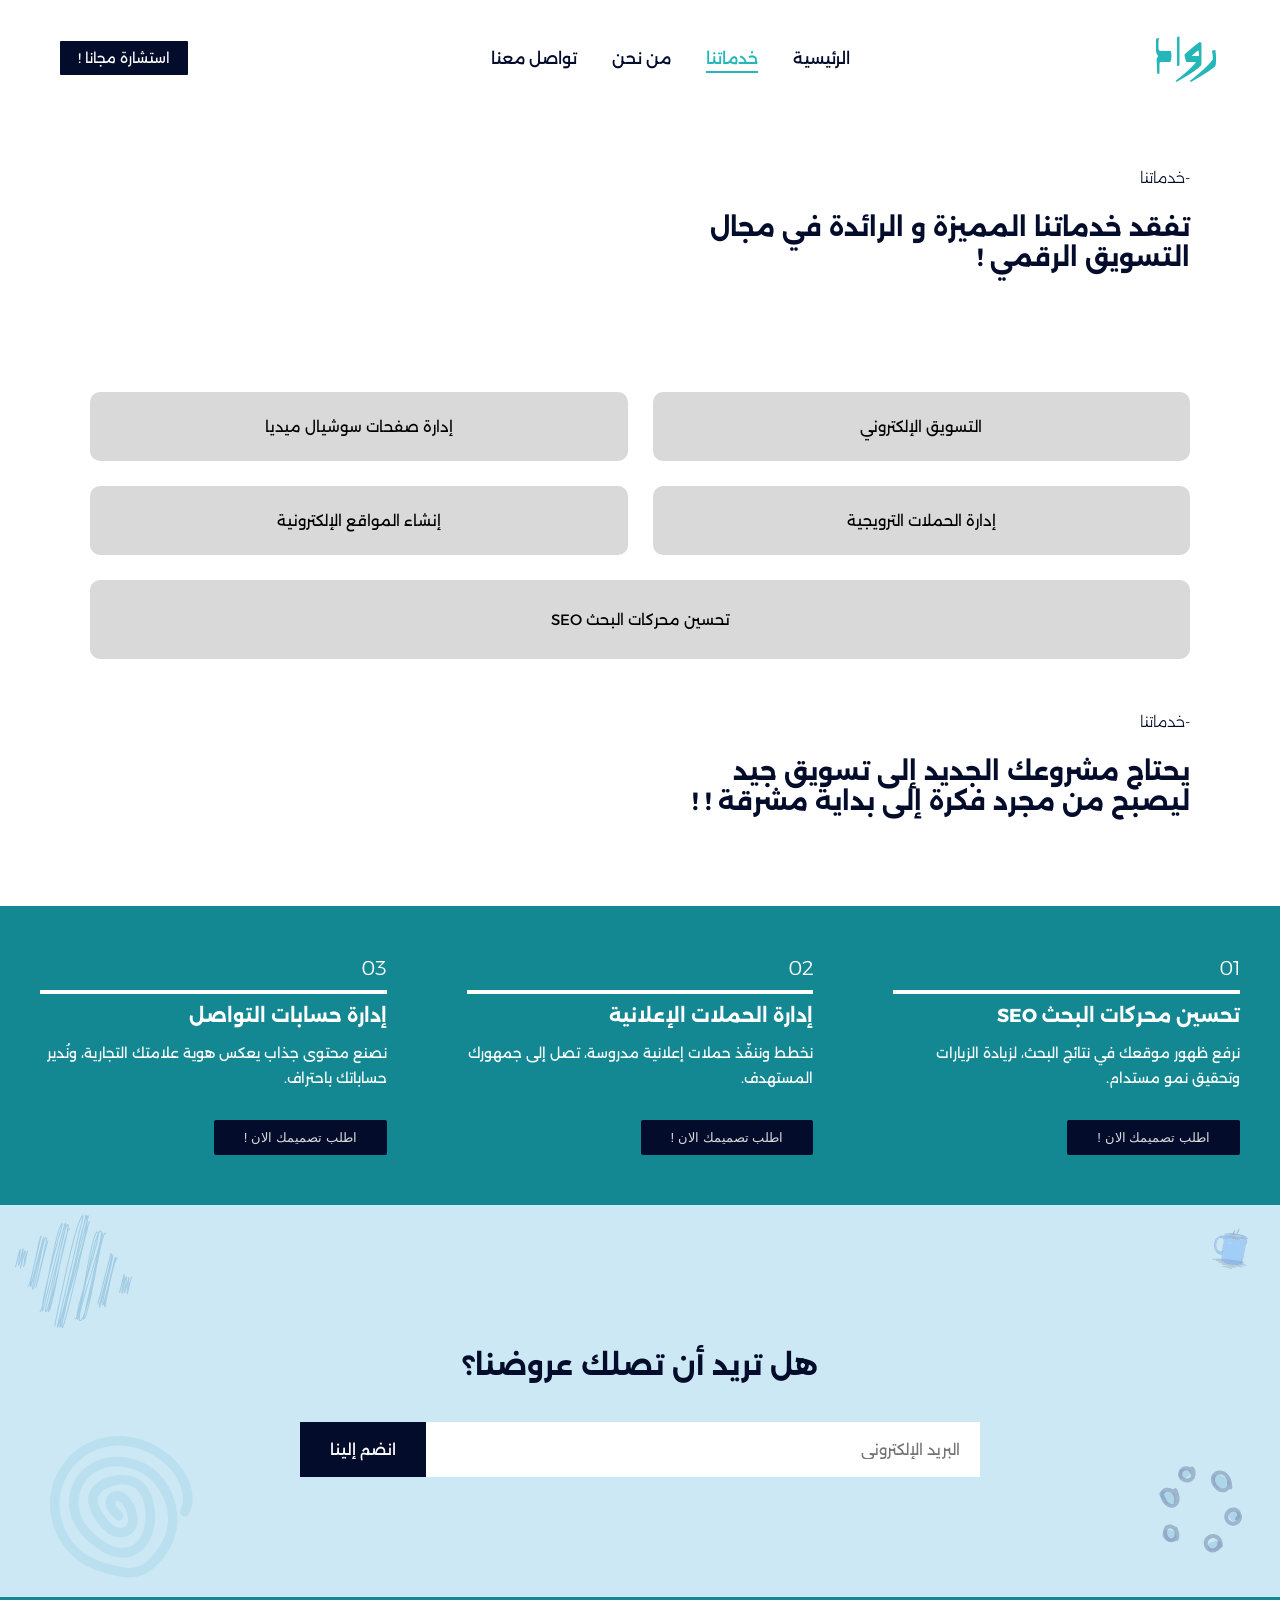
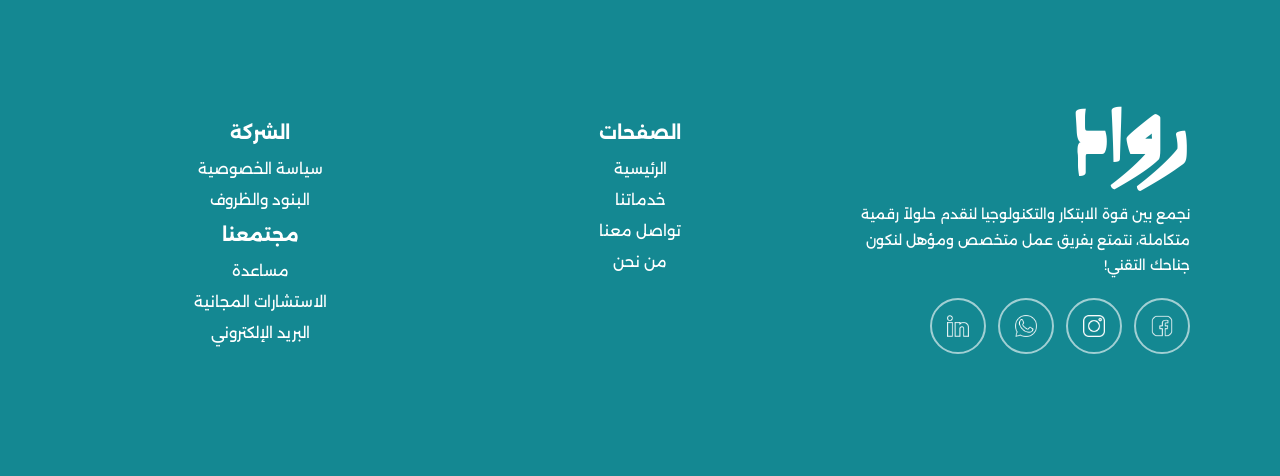
<file: services.html>
<!doctype html>
<html lang="ar" dir="rtl">
  <head>
    <meta charset="UTF-8" />
    <meta name="viewport" content="width=device-width, initial-scale=1.0" />
    <link rel="stylesheet" href="css/style.css" />
    <link
      href="https://fonts.googleapis.com/css2?family=Alexandria:wght@300;400;500;600;700&family=Alkalami&display=swap"
      rel="stylesheet"
    />
    <title>Rwad Platform</title>
  </head>
  <body>
    <header class="navbar">
      <div class="logo">رواد</div>
      <div class="menu-toggle">☰</div>
      <nav class="nav-links">
        <a href="index.html">الرئيسية</a>
        <a href="services.html" class="active">خدماتنا</a>
        <a href="about.html">من نحن</a>
        <a href="contact.html">تواصل معنا</a>
      </nav>
      <a href="#" class="consult-btn">استشارة مجانا !</a>
    </header>

    <main class="container" style="position: relative; overflow: hidden">
      <!-- الأشكال التزيينية - main -->

      <div class="marketing-header">
        <h2>-خدماتنا</h2>
        <p>تفقد خدماتنا المميزة و الرائدة في مجال <br />التسويق الرقمي !</p>
      </div>
      <div class="services-grid">
        <a href="product_0.html" class="service-box"> التسويق الإلكتروني </a>

        <a href="product_1.html" class="service-box">
          إدارة صفحات سوشيال ميديا
        </a>

        <a href="product_2.html" class="service-box">
          إدارة الحملات الترويجية
        </a>

        <a href="product_3.html" class="service-box">
          إنشاء المواقع الإلكترونية
        </a>

        <a href="product_4.html" class="service-box seo">
          تحسين محركات البحث SEO
        </a>
      </div>
      <section class="services">
        <div class="services-header">
          <h2>-خدماتنا</h2>
          <p>
            يحتاج مشروعك الجديد إلى تسويق جيد <br />ليصبح من مجرد فكرة إلى بداية
            مشرقة ! !
          </p>
        </div>
      </section>
    </main>
    <div class="services-box">
      <div class="service-item">
        <span>01</span>
        <h3>تحسين محركات البحث SEO</h3>
        <p>
          نرفع ظهور موقعك في نتائج البحث، لزيادة الزيارات وتحقيق نمو مستدام.
        </p>
        <button>اطلب تصميمك الان !</button>
      </div>
      <div class="service-item">
        <span>02</span>
        <h3>إدارة الحملات الإعلانية</h3>
        <p>نخطط وننفّذ حملات إعلانية مدروسة، تصل إلى جمهورك المستهدف.</p>
        <button>اطلب تصميمك الان !</button>
      </div>
      <div class="service-item">
        <span>03</span>
        <h3>إدارة حسابات التواصل</h3>
        <p>
          نصنع محتوى جذاب يعكس هوية علامتك التجارية، ونُدير حساباتك باحتراف.
        </p>
        <button>اطلب تصميمك الان !</button>
      </div>
    </div>

    <section class="newsletter" style="position: relative; overflow: hidden">
      <!-- الأشكال التزيينية - newsletter -->
      <div
        style="
          position: absolute;
          top: 10px;
          left: 15px;
          opacity: 0.6;
          pointer-events: none;
        "
      >
        <svg
          width="118"
          height="114"
          viewBox="0 0 118 114"
          fill="none"
          xmlns="http://www.w3.org/2000/svg"
        >
          <path
            d="M8.89571 52.1639C8.75831 52.2451 8.60286 52.2684 8.4538 52.2275C8.19246 52.1603 8.02521 51.9045 8.06867 51.6371C8.88662 46.7334 9.58335 41.454 9.74805 38.4796C8.83378 41.9654 7.22127 48.4024 6.06094 53.0812C5.99603 53.3533 5.72477 53.5216 5.45026 53.4662C5.31806 53.4392 5.20153 53.3619 5.12524 53.2506C5.04896 53.1393 5.01889 53.0027 5.04137 52.8697C5.77838 48.4973 6.48933 43.8422 6.95993 40.2398C5.15536 48.5068 4.50049 50.3242 3.95375 50.6674L3.94181 50.6745C3.79545 50.7609 3.62927 50.7866 3.47247 50.7463C2.79299 50.5715 2.74508 50.2653 3.78173 42.9356C3.95924 41.6742 4.16417 40.2274 4.33381 38.8982C3.47399 42.251 2.35915 46.8023 1.74483 49.309C1.21986 51.4486 0.891666 52.5572 0.760244 52.6348L0.495529 52.1868L0.000411322 52.024C0.0381595 51.8969 0.361206 50.5818 0.735038 49.0594C4.35427 34.2883 4.47972 34.2142 4.77542 34.0395C4.89191 33.9707 5.04261 33.9461 5.18041 33.9816C5.93592 34.1759 5.97647 34.8651 4.81664 43.0776C4.62474 44.4442 4.40975 45.9695 4.25057 47.2482C5.10509 44.0637 6.21386 38.827 6.72825 36.4035C7.1503 34.408 7.43582 33.3635 7.5848 33.2701C7.70604 33.2025 7.85321 33.172 7.991 33.2074C8.5517 33.3517 8.96509 33.458 7.79723 41.8888C9.42006 35.5102 9.53655 35.4414 9.71277 35.3372C9.83225 35.2667 9.97697 35.2456 10.11 35.2798C10.6517 35.4192 11.2647 35.5768 10.3745 42.9772C10.4156 42.7877 10.4556 42.6029 10.496 42.4259C11.8772 36.0611 11.9956 35.7977 12.3356 35.5888C12.455 35.5182 12.6224 35.4878 12.7572 35.525C13.0376 35.5971 13.2052 35.8809 13.1314 36.1582C13.1057 36.258 13.057 36.3392 12.9869 36.4048C12.7402 36.9898 12.0904 39.9889 11.5132 42.6469C9.86488 50.2373 9.42805 51.8373 8.91241 52.1581L8.90345 52.1634L8.89571 52.1639ZM112.717 79.1221C112.597 79.1927 112.455 79.212 112.322 79.1778C111.7 79.0177 111.624 78.9981 112.732 68.9462L110.443 77.846C110.371 78.1263 110.088 78.294 109.81 78.2201C108.955 78.0001 108.992 76.9383 110.08 70.098C110.413 68.0077 110.87 65.1388 110.978 63.4872C110.522 65.1305 109.977 68.1362 109.549 70.5008C108.462 76.498 108.054 78.3028 107.421 78.7049C107.263 78.8062 107.08 78.8377 106.905 78.7925C106.102 78.5859 106.077 77.7742 107.591 68.9257C107.794 67.7419 108.021 66.4148 108.224 65.1423C107.265 68.8926 106.003 73.8974 105.037 77.7725C105 77.9024 104.914 78.0128 104.797 78.0806C104.681 78.1484 104.542 78.1681 104.411 78.1358C104.28 78.1034 104.167 78.0214 104.095 77.907C104.023 77.7927 103.999 77.655 104.027 77.523C104.027 77.523 105.148 73.0241 106.293 68.5159C108.63 59.2892 108.651 59.2768 108.917 59.1198C109.028 59.0545 109.181 59.0281 109.314 59.0624C110.132 59.2726 110.16 60.098 108.619 69.104C108.323 70.834 107.974 72.882 107.723 74.5855C107.999 73.2255 108.283 71.6596 108.527 70.3189C109.597 64.4037 110.108 61.9463 110.844 61.4747C111.009 61.3651 111.205 61.3343 111.385 61.3807C112.369 61.6337 112.2 63.4015 111.109 70.2638C111.004 70.9307 110.888 71.6558 110.775 72.3791L113.377 62.2629C113.394 62.1965 113.424 62.1341 113.465 62.0793C113.505 62.0245 113.557 61.9783 113.616 61.9435C113.675 61.9087 113.74 61.886 113.808 61.8766C113.875 61.8672 113.944 61.8713 114.011 61.8888C114.365 61.98 114.302 64.208 113.821 68.5728C113.726 69.4348 113.622 70.4034 113.513 71.3861C113.577 71.0986 113.646 70.8123 113.712 70.523C115.635 62.2103 116.072 61.9402 116.364 61.7595C116.513 61.6713 116.67 61.6432 116.824 61.6853C117.104 61.7574 117.272 62.0411 117.198 62.3185C117.16 62.4658 117.061 62.5847 116.941 62.6476C116.322 63.6864 114.449 71.6394 112.966 78.7811C112.936 78.9201 112.851 79.0427 112.73 79.1181L112.721 79.1234L112.717 79.1221ZM18.364 74.559C18.1938 74.6596 17.9984 74.6904 17.8178 74.6439C16.9863 74.4301 16.5599 73.5174 18.6612 63.6929C19.1761 61.2772 19.788 58.6027 20.4538 55.7876C19.6844 58.7888 18.9634 61.5923 18.3457 63.9841C17.753 66.2887 17.2562 68.2101 16.9044 69.5583C16.304 71.8634 16.2991 71.8824 16.1079 71.9954L16.1019 71.9989C15.9825 72.0695 15.8407 72.0888 15.7077 72.0546C15.1185 71.903 14.8597 71.2741 15.1648 68.5714C14.5816 70.2578 14.0701 71.2813 13.6184 71.5603C13.3681 71.7163 13.1433 71.704 13.0007 71.6674C12.9344 71.6507 12.872 71.6211 12.8171 71.5801C12.7623 71.5392 12.7162 71.4878 12.6814 71.4289C12.6466 71.37 12.6238 71.3048 12.6144 71.237C12.605 71.1693 12.6091 71.1003 12.6266 71.0341C12.6545 70.9251 12.7171 70.8281 12.8051 70.7579C12.8931 70.6878 13.0016 70.6482 13.1141 70.6453C14.6414 69.336 18.4044 51.6029 20.9009 39.8283C24.0752 24.8567 24.9716 21.0269 25.6946 20.5796C25.8379 20.4949 25.9993 20.468 26.1544 20.5053C26.6723 20.6385 26.5782 21.0931 26.4226 21.8459C26.3297 22.2956 26.183 22.9545 25.9734 23.8682C25.5762 25.5897 24.9896 28.0478 24.3105 30.895C22.0804 40.2355 17.412 59.785 16.2923 67.7722C18.5956 58.8761 24.5344 35.707 27.9701 22.2895C27.9871 22.2233 28.017 22.1612 28.058 22.1066C28.0991 22.052 28.1504 22.006 28.2092 21.9713C28.268 21.9365 28.3331 21.9137 28.4007 21.9041C28.4683 21.8945 28.5372 21.8983 28.6033 21.9153C29.1165 22.0473 29.3531 22.3387 28.6221 25.9983C29.3301 23.807 29.9878 22.4513 30.6134 22.0575C30.9247 21.8614 31.2025 21.8746 31.3813 21.9181C32.0703 22.0953 32.4162 23.0353 31.1314 29.9314C32.1271 26.2766 32.4462 25.5481 32.6714 25.411C32.7784 25.3398 32.9493 25.3153 33.0824 25.3496C33.3627 25.4217 33.5304 25.7054 33.4565 25.9828C33.4321 26.0778 33.3803 26.1608 33.318 26.2258C32.557 27.8158 27.6302 47.8282 24.6746 59.8418C22.5765 68.3669 21.4405 72.6822 21.2664 72.7877C21.1375 72.8558 21.0022 72.8793 20.8692 72.8451C20.3513 72.7119 20.4417 72.2716 20.6083 71.4761C20.7061 71.0073 20.8619 70.3229 21.0801 69.376C21.4961 67.5908 22.1035 65.052 22.8118 62.111C25.6177 50.4236 31.3427 26.5789 30.9908 23.0917C30.5643 23.5975 29.6078 25.5046 27.9362 32.5849C26.6076 38.2134 25.209 45.3944 23.8531 52.3406C20.892 67.5368 19.5692 73.8026 18.3897 74.5478L18.3688 74.5602L18.364 74.559ZM24.6787 42.7782C24.6457 42.9065 24.6145 43.0378 24.5833 43.1691C21.9652 53.8308 18.1161 69.5154 18.1549 73.107C19.2351 70.5909 21.1318 60.843 22.8281 52.1403C23.4796 48.7896 24.097 45.6606 24.6787 42.7782ZM90.3088 92.1359C90.1893 92.2065 90.0476 92.2257 89.9145 92.1915C89.7292 92.1439 89.4635 92.0147 89.2653 91.6725C88.9718 91.1689 88.8987 90.1926 89.0063 88.7993C88.5097 90.2572 88.3323 90.3661 88.1919 90.4491C88.0747 90.5304 87.9038 90.5548 87.7565 90.5169C86.8775 90.2908 86.724 88.6125 89.2756 76.7812C85.8914 90.7566 85.3557 92.4552 84.9363 92.707C84.8193 92.7681 84.6554 92.8045 84.5206 92.7673C84.4334 92.7437 84.3517 92.7031 84.2803 92.6478C84.2089 92.5925 84.1491 92.5235 84.1045 92.445C83.484 91.3811 84.992 85.4492 88.8395 71.1396C90.8102 63.8221 92.8475 56.2557 94.2414 50.1171C95.4347 44.8667 95.8074 42.1079 95.8707 40.6601C94.859 44.6629 92.4101 54.322 89.969 63.8919C88.1049 71.1989 86.6101 77.0303 85.5227 81.2188C84.1229 86.6154 83.333 89.3682 83.153 89.4773C83.0335 89.5479 82.8918 89.5671 82.7558 89.5347C82.4784 89.4608 82.3107 89.1771 82.3816 88.9015C82.3926 88.8587 82.4084 88.8172 82.4306 88.7798C82.9753 87.2532 91.0988 55.2943 95.3469 38.4914C95.3812 38.3584 95.4592 38.2518 95.5889 38.1712C95.7084 38.1006 95.8501 38.0813 95.9832 38.1155C96.159 38.1607 96.4134 38.2844 96.601 38.6088C96.9204 39.1494 96.9685 40.3016 96.7971 41.9825C97.3282 40.1738 97.6278 39.5011 97.8471 39.3675L97.8501 39.3657C97.9696 39.2951 98.1357 39.2695 98.2718 39.3019C98.7628 39.4282 97.7814 44.6783 95.3278 55.0522C92.8471 65.544 88.9377 82.0541 88.2666 87.7656C90.3696 81.0267 95.9308 58.0847 99.6335 42.2409C99.6659 42.1048 99.7494 41.987 99.8719 41.9146C100 41.8388 100.134 41.82 100.272 41.8555C100.453 41.9019 100.604 42.0219 100.707 42.1952C100.878 42.4849 100.902 43.0789 100.786 44.042C101.165 43.3186 101.527 42.8266 101.866 42.61C102.209 42.3916 102.516 42.3996 102.711 42.4497C102.991 42.5218 103.159 42.8055 103.085 43.0829C103.015 43.3537 102.744 43.5221 102.47 43.4619C102.085 43.573 100.102 45.3124 95.2728 67.7536C92.7033 79.6841 90.5791 91.6659 90.5593 91.7824C90.5351 91.9256 90.4521 92.0512 90.3285 92.1283L90.3105 92.1389L90.3088 92.1359ZM91.7987 79.4489C91.6511 80.0721 91.5102 80.6792 91.3776 81.2733C90.5348 85.0231 90.1638 87.3619 90.0325 88.8176C90.4447 86.5552 91.0596 83.2584 91.7987 79.4489ZM82.6253 88.5842C82.5626 88.6213 82.5099 88.6685 82.4703 88.7242C82.5201 88.6585 82.5817 88.6059 82.6552 88.5666L82.6253 88.5842ZM33.7412 97.0249C33.4575 97.1926 33.2047 97.1808 33.0414 97.1362C32.9752 97.1192 32.9131 97.0894 32.8585 97.0483C32.8039 97.0073 32.7579 96.9559 32.7232 96.8971C32.6884 96.8383 32.6656 96.7732 32.656 96.7056C32.6464 96.638 32.6502 96.5692 32.6673 96.503C33.2813 94.1254 33.9138 91.6563 34.5592 89.1273C33.314 93.683 32.2283 96.3876 31.2424 97.0104C30.8982 97.2259 30.6002 97.2125 30.4054 97.1624C29.8067 97.0084 29.7103 96.4771 30.2823 93.4554C30.6309 91.6175 31.217 88.9744 32.0755 85.3805C33.6797 78.6704 36.0013 69.6143 38.4586 60.0308C40.3872 52.5125 42.5677 43.9951 44.5288 36.0748C46.338 27.2087 47.8804 20.3256 49.2352 15.7373C49.6798 13.5162 49.9901 11.709 50.1296 10.4378C46.83 21.4942 33.6808 74.3823 28.4034 95.8268C28.3709 95.9629 28.2857 96.0777 28.1662 96.1483C28.0527 96.2154 27.902 96.2399 27.769 96.2057C27.5884 96.1593 27.3305 96.0296 27.134 95.6903C27.0334 95.5201 26.8982 95.2776 26.8195 94.6874C26.2989 96.1797 25.8299 97.0773 25.4009 97.347C25.1386 97.51 24.9031 97.5001 24.751 97.461C24.6847 97.4443 24.6223 97.4147 24.5674 97.3737C24.5126 97.3328 24.4665 97.2814 24.4317 97.2225C24.3969 97.1636 24.3741 97.0984 24.3647 97.0306C24.3553 96.9629 24.3594 96.8939 24.3769 96.8277C24.438 96.5902 24.6526 96.4351 24.8877 96.4373C25.1916 96.1812 25.8115 94.9728 26.9913 90.3952C27.5285 85.8347 29.1466 77.1701 33.2823 60.3611C38.9652 31.3029 43.2542 10.5794 46.6709 8.42363C47.094 8.15756 47.4651 8.17197 47.7027 8.23307C47.8405 8.26851 47.9524 8.35555 48.0247 8.47801C48.0953 8.59748 48.1134 8.74397 48.0732 8.88055C48.0147 9.0884 42.0878 29.9657 36.7097 50.9942C35.8194 54.4659 35.0189 57.6669 34.2927 60.6184C34.2834 60.6642 34.2742 60.7099 34.2667 60.7587C31.5994 74.3992 29.5987 84.4826 28.0235 90.5872C27.8342 92.19 27.7824 93.2481 27.8003 93.9468C29.1468 88.485 33.6669 70.1917 38.2324 52.0368C49.2588 8.20017 49.7708 7.89364 50.1472 7.67128C50.2666 7.60069 50.4221 7.57734 50.5581 7.6098C51.1188 7.754 51.3832 8.33115 51.1254 10.6433C51.4937 9.95026 51.8502 9.48977 52.1944 9.27433C52.5475 9.0536 52.8532 9.06638 53.0528 9.1177C53.5375 9.24236 54.0031 9.36212 53.2242 14.2227C53.4019 13.9847 53.5732 13.8109 53.7447 13.7056C54.0572 13.5048 54.3535 13.5151 54.5358 13.5645C54.8161 13.6367 54.9838 13.9204 54.9099 14.1978C54.8415 14.4639 54.5762 14.6287 54.31 14.5805C54.0528 14.684 53.4782 15.362 52.4366 18.5845C52.155 20.0243 51.8171 21.6826 51.4121 23.6023C49.902 30.7242 47.6335 40.5588 44.6594 52.8413C44.3884 54.1901 44.1205 55.5371 43.852 56.8764C39.0407 80.9307 35.961 95.6328 33.7699 97.012L33.743 97.0279L33.7412 97.0249ZM40.6636 55.6333C40.2669 57.1853 39.8673 58.7391 39.4719 60.2864C35.3854 76.224 31.1682 92.6701 30.9487 95.9267C31.509 95.2451 32.7846 92.6096 35.0734 82.7751C36.8137 75.2995 38.7608 65.405 40.6666 55.6315L40.6636 55.6333ZM38.5341 77.6316C36.7989 84.536 35.3466 90.2416 34.4934 93.5785C35.1274 91.7734 36.0036 88.7211 37.2046 83.579C37.6341 81.7417 38.0772 79.7431 38.5341 77.6316ZM45.4894 36.555C44.3737 42.0255 43.2315 47.8944 42.1097 53.6546C39.5609 66.7456 37.471 77.2645 35.6936 84.6773C38.3172 74.3387 41.0914 63.1979 43.6158 52.7527C46.9277 36.2612 49.4431 24.3345 51.4579 18.2239C52.2733 14.0592 52.7042 11.2216 52.6157 10.2262C52.2536 10.5409 51.4933 11.7638 50.1978 16.2002C49.7117 18.6512 49.0499 21.6776 48.1921 25.3476C47.39 28.7913 46.4761 32.571 45.4906 36.5502L45.4894 36.555ZM46.7361 9.77529C44.3968 12.7451 41.2041 26.3898 38.093 41.5094C41.9672 26.7811 45.6352 13.6817 46.7361 9.77529ZM69.1965 104.328C68.8321 104.543 68.5169 104.528 68.3108 104.472C68.1797 104.439 68.0669 104.355 67.9963 104.239C67.9258 104.124 67.9031 103.985 67.933 103.853L68.0029 103.542C67.3636 104.738 66.7693 105.512 66.2291 105.859C65.8287 106.116 65.4361 106.195 65.0464 106.095C64.8041 106.032 64.4625 105.864 64.2085 105.413C63.894 104.854 63.7857 103.886 63.8548 102.564C63.4202 104.352 63.2497 104.67 63.0561 104.793C62.9384 104.866 62.774 104.895 62.6362 104.859C62.4033 104.799 62.073 104.636 61.8279 104.201C61.7126 103.999 61.6263 103.743 61.5641 103.434C61.3859 103.664 61.2127 103.835 61.0401 103.945C60.6797 104.174 60.3705 104.155 60.1679 104.105C60.1015 104.089 60.0391 104.059 59.9843 104.018C59.9295 103.977 59.8834 103.926 59.8486 103.867C59.8138 103.808 59.791 103.743 59.7816 103.675C59.7722 103.607 59.7763 103.538 59.7938 103.472C59.8104 103.406 59.8401 103.344 59.881 103.289C59.9219 103.234 59.9733 103.188 60.0322 103.153C60.0911 103.118 60.1564 103.095 60.2241 103.086C60.2919 103.077 60.3608 103.081 60.427 103.098C60.5687 103.079 60.8957 102.862 61.4583 101.57C61.6224 96.9237 64.0937 87.3844 67.9456 74.1803C68.6525 70.4866 69.3766 66.6176 70.1149 62.6635C75.0621 36.1998 78.5385 18.7045 81.6637 16.717C82.0862 16.4432 82.4579 16.4653 82.6955 16.5264C82.9141 16.5826 83.2171 16.734 83.4441 17.1318L83.4706 17.1766C83.881 16.4868 84.2697 16.0194 84.6378 15.7899C85.0417 15.5391 85.3819 15.5557 85.5987 15.6089C85.8648 15.6774 86.2402 15.8626 86.5177 16.3595C86.8269 16.9102 86.9602 17.7905 86.9444 18.9845L87.0647 18.4379C87.1261 18.1599 87.3986 17.9868 87.676 18.0404C87.9535 18.0941 88.1356 18.3613 88.0867 18.64C88.0768 18.6982 87.7959 20.2826 87.2999 22.9894C88.2221 19.9945 89.0584 18.1908 89.84 17.6927C90.1884 17.4708 90.4881 17.4871 90.6829 17.5372C90.9633 17.6093 91.1309 17.893 91.0571 18.1704C90.9862 18.446 90.7132 18.6113 90.4381 18.5482C90.1067 18.6352 88.864 19.8328 86.2129 31.3321C84.4377 39.0418 82.4326 49.5066 80.4953 59.6291C75.5537 85.4407 72.1023 102.494 69.255 104.297L69.2132 104.322L69.1965 104.328ZM81.8832 41.5383C80.1384 47.574 78.0124 54.54 75.6228 62.2944C69.9033 80.849 63.4227 101.88 65.1157 104.909C65.2045 105.067 65.2758 105.085 65.3043 105.092C65.3376 105.101 65.4468 105.129 65.6626 104.989C66.3665 104.537 67.5161 102.855 69.273 97.8554L81.8802 41.5401L81.8832 41.5383ZM70.298 98.0557L69.2299 102.829C70.9189 100.3 73.1105 91.1878 75.387 80.1799C73.4998 87.8228 71.8013 93.7868 70.298 98.0557ZM62.4551 101.811C62.4412 102.456 62.4865 102.969 62.5905 103.343C62.8682 102.313 63.3198 100.281 63.8858 97.6173C63.3856 99.3555 62.9132 100.759 62.4533 101.808L62.4551 101.811ZM65.1397 88.084C64.4029 90.929 63.7808 93.5249 63.3201 95.7595C63.6943 94.3537 64.1042 92.681 64.5604 90.6909C64.7535 89.8515 64.9444 88.9811 65.1414 88.087L65.1397 88.084ZM71.7029 65.1262C70.0881 72.7049 68.5739 80.0791 67.2991 86.2964L67.1496 87.0254C69.1246 79.8585 71.797 71.1915 74.6324 61.989C80.6623 42.4249 87.4951 20.2508 85.6015 16.8686C85.4951 16.6816 85.3954 16.6357 85.3319 16.6168C85.3034 16.6095 85.2533 16.627 85.1816 16.6694C84.8315 16.8883 84.3711 17.4868 83.7772 18.7322C83.9704 23.8605 79.8226 38.1258 73.3476 59.6575C72.804 61.4655 72.2556 63.2926 71.7059 65.1244L71.7029 65.1262ZM80.4756 52.6051L74.1833 80.7138C75.5594 75.1861 77.1187 68.434 78.8857 60.1852C79.4289 57.6399 79.9619 55.1047 80.4756 52.6051ZM82.2392 17.5818L82.2183 17.5942C79.2466 19.487 74.9441 42.4791 71.147 62.7871C75.5094 42.4675 79.646 25.1825 82.7497 18.5414C82.7191 18.1485 82.645 17.8458 82.5327 17.6421C82.5115 17.6063 82.4727 17.5406 82.4317 17.5325C82.4127 17.5277 82.3557 17.513 82.2392 17.5818ZM82.5078 21.8556C81.1167 25.7279 79.2216 32.2391 76.6639 42.962C75.9842 45.8014 75.3038 48.7622 74.6211 51.7807C78.1801 39.8539 81.5596 28.0734 82.5078 21.8556ZM47.6708 113.262C47.5184 113.352 47.3415 113.38 47.18 113.339C47.0374 113.302 46.8393 113.206 46.6876 112.949C46.5588 112.731 46.3553 112.379 46.465 110.662C46.014 111.727 45.6816 112.133 45.3942 112.315C45.1379 112.474 44.9053 112.462 44.755 112.426C44.5982 112.386 44.465 112.283 44.3833 112.138C44.1434 111.712 44.3853 110.171 45.4432 106.205C43.5895 111.975 42.9885 112.342 42.6515 112.549C42.431 112.687 42.2127 112.679 42.0797 112.645C41.8041 112.574 41.637 112.298 41.7031 112.021L67.4015 1.6352C65.5022 3.76074 61.0913 14.3615 51.4322 57.6684C45.503 84.2569 40.4024 110.618 40.3525 110.881C40.3218 111.012 40.2416 111.127 40.1285 111.2C40.0154 111.273 39.8783 111.3 39.7459 111.275C39.6135 111.249 39.4962 111.173 39.4185 111.063C39.3408 110.953 39.3088 110.817 39.3292 110.684C39.3792 110.421 44.4805 84.0471 50.4163 57.4426C58.4119 21.5981 64.0697 2.40698 67.2373 0.402466C67.6765 0.122815 68.0447 0.138987 68.2823 0.200093C68.5579 0.270975 68.725 0.546992 68.6589 0.823807L43.6038 108.452C45.5482 103 49.5314 89.0494 57.6983 55.0702C58.3172 52.4963 58.9344 49.9194 59.5377 47.3669C62.7334 32.1449 65.5126 19.7439 67.8862 11.5194C69.4308 4.75594 70.3882 0.511235 70.4104 0.405474C70.4411 0.266456 70.5246 0.148616 70.647 0.0762633C70.7665 0.00567249 70.9124 -0.0201151 71.0473 0.0170915C71.5034 0.134415 71.875 0.442746 72.1501 0.928926L72.1643 0.952821C72.3033 0.806203 72.4415 0.692309 72.5771 0.60814C72.9751 0.360939 73.338 0.368153 73.5613 0.425592C73.6943 0.459812 73.811 0.548062 73.8815 0.667536C73.9521 0.787011 73.9684 0.930516 73.9342 1.06356C73.9153 1.1271 73.4936 2.69798 72.7636 5.41809C72.6934 7.61133 72.3435 10.4292 71.7556 13.7786C73.6064 6.76965 73.9584 6.55366 74.2553 6.3742C74.3772 6.29411 74.5541 6.26615 74.7061 6.30526C74.9865 6.37736 75.1541 6.66111 75.0803 6.93848C75.0424 7.08577 74.9446 7.19995 74.8264 7.26579C73.6722 9.10423 68.3839 31.6351 63.2665 53.4324C53.5434 94.8509 49.2283 112.318 47.6767 113.259L47.6708 113.262ZM48.3424 104.653C47.5928 108.868 47.4216 110.863 47.4672 111.779C49.6315 106.978 56.5941 77.317 62.2561 53.1953C62.7823 50.9623 63.3006 48.7501 63.8091 46.5758C60.6999 57.8179 57.0298 70.3342 53.1947 83.2463C52.1028 88.4569 51.0672 93.2515 50.1158 97.3838C49.4305 100.364 48.845 102.749 48.3412 104.658L48.3424 104.653ZM47.9653 101.028C46.7751 105.192 45.8793 108.498 45.506 110.294C45.9185 109.301 46.5084 107.51 47.3462 104.331C47.52 103.35 47.7262 102.253 47.9653 101.028ZM52.342 81.1551C51.2943 85.2677 50.3628 88.8402 49.5345 91.9327C49.973 90.4447 50.4448 88.8563 50.949 87.1521C51.3739 85.2932 51.836 83.2996 52.342 81.1551ZM70.9664 12.1495C68.2069 22.5241 63.9066 38.85 59.7653 55.2472C58.6414 59.6932 57.5324 64.143 56.4383 68.5964C62.2412 48.7917 68.7434 25.6282 70.9682 12.1525L70.9664 12.1495ZM60.4899 47.86C60.3713 48.4298 60.2526 48.9996 60.1309 49.5711C64.8922 30.8815 69.6174 13.14 71.7483 5.17977C71.766 4.62968 71.758 4.07906 71.7244 3.52972C70.8872 5.29771 69.9426 8.08419 68.9298 11.608C66.8949 20.5149 63.8173 33.8497 60.4882 47.857L60.4899 47.86ZM72.5553 2.07166C72.56 2.09311 72.5628 2.11158 72.5674 2.13303C72.5784 2.09026 72.5882 2.05225 72.601 2.01247C72.5853 2.03378 72.5727 2.05334 72.5553 2.07166ZM71.2417 1.43745C71.1577 1.81351 71.0436 2.31609 70.9037 2.9387C71.0902 2.55857 71.2716 2.21767 71.4515 1.922C71.392 1.73953 71.3217 1.57959 71.2435 1.44043L71.2417 1.43745Z"
            fill="#1974AB"
            fill-opacity="0.4"
          />
        </svg>
      </div>
      <div
        style="
          position: absolute;
          top: 15px;
          right: 20px;
          opacity: 0.55;
          pointer-events: none;
        "
      >
        <svg
          width="57"
          height="57"
          viewBox="0 0 57 57"
          fill="none"
          xmlns="http://www.w3.org/2000/svg"
        >
          <path
            d="M9.47085 38.8007C10.8094 38.8196 12.147 38.8625 13.4832 38.9262C13.4291 38.6772 13.5485 38.3815 13.8462 38.3839C13.8856 38.3838 13.9255 38.3855 13.9649 38.3854L13.969 38.386C20.6993 38.4471 27.4153 39.1332 34.0128 40.4702C35.9092 40.8543 37.7943 41.2929 39.6672 41.7808C39.902 41.8418 40.0138 42.039 40.02 42.2317C40.4196 42.3277 40.8198 42.4255 41.2189 42.5248C41.7641 42.6614 41.645 43.534 41.0913 43.3987C40.1825 43.1772 39.2714 42.9663 38.3589 42.7644C38.8337 42.8907 39.3081 43.0186 39.7813 43.1496C40.1876 43.2625 40.2334 43.7749 39.9733 43.9622C40.8641 44.1861 41.7531 44.4164 42.6402 44.6539C42.8521 44.7108 42.965 44.878 42.989 45.0523C43.4096 45.2678 43.3086 45.9765 42.7663 45.8889C39.5367 45.3636 36.306 44.8391 33.0764 44.3138L34.2986 44.5727L39.56 45.6852C40.1123 45.8019 39.9934 46.6678 39.4324 46.5591C38.0974 46.3019 36.7609 46.0528 35.423 45.812C36.5278 46.0721 37.6311 46.3379 38.7331 46.6119C39.2753 46.7463 39.1694 47.6033 38.6055 47.4858C35.3266 46.8043 32.0302 46.2082 28.7214 45.6973C30.0909 46.0723 31.4518 46.477 32.8042 46.9115C33.3112 47.0743 33.0227 47.7773 32.5624 47.7528C30.3863 47.6384 28.212 47.4825 26.042 47.2861C26.9806 47.5153 27.9191 47.7453 28.8569 47.9744C29.3468 48.0945 29.3438 48.7396 28.848 48.8497L27.5361 49.1412C27.1147 49.2345 26.9532 48.7521 27.1407 48.4605C24.5303 47.8222 21.9207 47.1849 19.3104 46.5466C18.768 46.4138 18.8637 45.5981 19.438 45.6727C22.5489 46.0768 25.6699 46.3945 28.798 46.6295C25.5117 45.7175 22.1787 44.9829 18.8119 44.4275C18.2494 44.3345 18.3752 43.4963 18.9395 43.5536C19.7901 43.6402 20.6397 43.7333 21.4895 43.8314C21.2487 43.7887 21.0081 43.7452 20.7673 43.7025C19.0767 43.4054 17.3836 43.1255 15.6883 42.8603C15.126 42.7723 15.2514 41.919 15.816 41.9864C17.4751 42.1835 19.1322 42.3945 20.7878 42.6162C19.0675 42.2528 17.3482 41.8887 15.628 41.5252C15.5557 41.5096 15.4951 41.4832 15.4448 41.4491C14.6973 41.3274 13.9489 41.2063 13.2014 41.0846C12.7319 41.0085 12.6961 40.2045 13.2104 40.2093C13.2496 40.21 13.2897 40.2108 13.3291 40.2107C13.3684 40.2106 13.3299 40.2108 13.3307 40.2109C13.4594 40.2122 13.5881 40.2142 13.7167 40.2162C12.261 40.0254 10.8037 39.8444 9.34474 39.6757C8.76346 39.6084 8.92253 38.7943 9.47237 38.8018L9.47085 38.8007Z"
            fill="#49578C"
            fill-opacity="0.4"
          />
          <path
            d="M11.4911 22.3797C11.7938 21.1613 12.2344 19.9957 12.832 18.8907C13.0054 18.5694 13.3713 18.586 13.5587 18.7825C13.6102 18.682 13.6625 18.5816 13.7132 18.481C13.7283 18.4523 13.7446 18.427 13.7622 18.4036C13.6936 18.2429 13.7168 18.0437 13.8977 17.8943C14.3051 17.5586 14.7299 17.2472 15.169 16.958C15.8033 16.4955 16.4914 16.1129 17.2223 15.8144C17.4752 15.7115 17.6777 15.8382 17.7659 16.0253C17.7758 15.9974 17.7888 15.9717 17.8041 15.9471C17.8822 15.8078 18.0294 15.7062 18.2327 15.7242C18.3121 15.7308 18.3908 15.7364 18.4703 15.743C19.2612 15.7103 20.0521 15.7471 20.8375 15.8559C21.1444 15.8983 21.2435 16.143 21.1881 16.3618C21.3965 16.4885 21.3857 16.7515 21.2497 16.9376C21.2526 16.9523 21.2529 16.9674 21.2549 16.9819C21.2621 16.9846 21.27 16.9875 21.2773 16.9894C21.2922 16.9505 21.3128 16.9125 21.3411 16.879C21.3573 16.8604 21.3725 16.8417 21.3887 16.8231C21.3889 16.8215 21.3875 16.8196 21.3869 16.8178C21.277 16.4242 21.5794 16.1477 21.9066 16.0054C22.2205 15.8687 22.4648 16.1104 22.4966 16.3745C22.7188 16.2462 22.9433 16.3142 23.0743 16.4606C23.0821 16.4584 23.0901 16.4554 23.098 16.4532C23.3238 16.3857 23.5732 16.5125 23.6739 16.7005C23.9129 16.6634 24.0979 16.8588 24.134 17.0817C24.2563 17.1038 24.3633 17.1738 24.434 17.2687C24.4989 17.243 24.563 17.2172 24.6285 17.1925C24.8631 17.1053 25.1338 17.2646 25.2234 17.4761C25.2464 17.4677 25.2686 17.4593 25.2908 17.4508C25.5854 17.3481 25.8271 17.5392 25.8779 17.776C26.1032 17.7067 26.3301 17.6436 26.5596 17.5858C26.8552 17.511 27.0108 17.7296 27.0244 17.9694C27.2871 18.0278 27.4393 18.2987 27.3362 18.5516C27.7854 18.4171 28.2412 18.3003 28.703 18.2053C29.0457 18.1348 29.3087 18.5642 29.1515 18.8494C29.6143 18.742 30.0856 18.6676 30.569 18.6369C30.9079 18.6153 31.0906 18.8898 31.0409 19.1555C31.5276 19.039 32.02 18.9409 32.5171 18.862C32.7777 18.8205 32.9522 19.0017 32.9909 19.2125C33.4966 19.0921 34.0053 18.9856 34.5172 18.892C34.7865 18.8426 35 19.0948 35.0144 19.3398C35.3736 19.2767 35.7354 19.2248 36.0994 19.1859C36.4567 19.1477 36.6201 19.4386 36.5629 19.7041C37.1039 19.6005 37.648 19.5092 38.1943 19.4324C38.5541 19.382 38.7323 19.7153 38.656 19.9913C38.8512 19.9621 39.0477 19.9355 39.2446 19.9115C40.3826 19.4461 41.5772 19.1335 42.7972 18.9819C43.1256 18.9411 43.3058 19.2144 43.2708 19.4772C43.5168 19.421 43.8048 19.5527 43.8263 19.8129C43.8744 19.8902 43.8938 19.9868 43.8644 20.1023C43.8319 20.2273 43.7978 20.3521 43.7636 20.4769C44.0199 20.4591 44.3003 20.7009 44.2634 20.9878C44.0934 22.3068 43.618 23.5493 42.8733 24.6412C42.6989 25.0444 42.4948 25.4383 42.2616 25.8195C42.2614 25.9133 42.2368 26.0068 42.1852 26.0847C42.0713 26.2572 41.9495 26.4203 41.8218 26.5783C41.8582 26.633 41.8812 26.6992 41.8828 26.7798C41.8905 27.1758 41.8641 27.5716 41.8037 27.963C41.8623 29.6143 41.6102 31.2546 41.0598 32.8161C41.1643 32.972 41.1779 33.2 41.0627 33.3641C40.9929 33.4636 40.921 33.5602 40.8483 33.6568C40.8439 33.698 40.8345 33.7393 40.8177 33.7804C40.6219 34.255 40.368 34.6868 40.0733 35.0875C40.1086 35.0927 40.1438 35.0978 40.1784 35.1079C40.6169 35.2297 40.752 35.6631 40.6364 36.0707C40.5462 36.3899 40.3329 36.687 40.1175 36.9578C40.1606 36.995 40.2022 37.0371 40.242 37.0856C40.3307 37.1949 40.3676 37.4012 40.2922 37.5275C40.1075 37.8346 39.9081 38.1278 39.6954 38.4091C39.7367 38.4645 39.7652 38.5331 39.7762 38.6126C39.8418 39.1036 39.6032 39.5393 39.2768 39.922C39.5479 39.9633 39.7928 40.2586 39.6363 40.5338C39.4751 40.8175 39.2879 41.0732 39.0833 41.3104C39.2759 41.2582 39.4692 41.2077 39.6643 41.1617C40.0268 41.0756 40.3273 41.6093 40.0641 41.8756C39.1288 42.8216 38.0123 43.5352 36.7551 43.9511C36.07 44.2219 35.3517 44.4109 34.6113 44.5104C34.5933 44.5128 34.5748 44.5135 34.5564 44.5133C34.4733 44.5891 34.3593 44.636 34.2178 44.6304C32.91 44.5784 31.6016 44.5255 30.2938 44.4735C30.144 44.4675 30.0407 44.3838 29.9825 44.2715C29.7242 44.3032 29.4649 44.3248 29.2045 44.3362C28.7806 44.3546 28.6088 43.8858 28.7969 43.6244C28.3862 43.7419 27.9647 43.8302 27.5352 43.8872C27.3132 43.9168 27.1656 43.8098 27.0985 43.661C26.7226 43.7644 26.3372 43.8404 25.9462 43.8863C25.4401 43.9463 25.2739 43.2438 25.7259 43.0386C25.9071 42.9562 26.0909 42.8784 26.2752 42.8031C25.9047 42.9148 25.5286 43.0081 25.1457 43.0844C24.9094 43.1312 24.7575 43.0077 24.7001 42.8385C24.5081 42.9151 24.3169 42.9919 24.1248 43.0685C23.6128 43.2725 23.3058 42.5478 23.7394 42.2796C23.5659 42.3321 23.3926 42.3838 23.218 42.4328C22.6681 42.5861 22.383 41.8839 22.8872 41.6134C22.9181 41.597 22.9488 41.5814 22.9797 41.565C22.6374 41.6782 22.2965 41.7942 21.9569 41.9179C21.7055 42.0051 21.4988 41.8728 21.4062 41.6868C21.0602 41.5793 20.9328 41.0358 21.3581 40.8584C21.4304 40.8279 21.5031 40.8 21.5752 40.7704C21.5042 40.7049 21.4537 40.6202 21.43 40.5265C21.2348 40.6135 21.0395 40.7005 20.8437 40.7858C20.5012 40.9351 20.262 40.664 20.2623 40.3811C20.1816 40.412 20.1016 40.4438 20.0201 40.4746C19.6153 40.6265 19.2401 40.1171 19.481 39.809C19.4678 39.8129 19.4538 39.8175 19.4405 39.8223C18.9961 39.9583 18.5552 39.343 19.0111 39.0588C19.0286 39.048 19.0469 39.0372 19.0644 39.0264C18.867 38.9624 18.6938 38.778 18.7163 38.5435C18.7908 37.7699 18.9502 37.022 19.1806 36.2929C19.1811 35.7856 19.2552 35.284 19.3958 34.8022C19.3563 34.7118 19.3471 34.6084 19.3759 34.5087C19.3196 34.5449 19.2492 34.5681 19.1585 34.5699C19.0165 34.5735 18.8772 34.5699 18.7395 34.5607C18.7325 34.563 18.727 34.5664 18.7199 34.5687C18.5829 34.6182 18.3877 34.6022 18.2678 34.5001C18.0469 34.4587 17.8277 34.4007 17.6066 34.3207C17.5422 34.297 17.4901 34.2643 17.4505 34.2259C17.2467 34.1936 17.0414 34.1661 16.8348 34.1418C16.652 34.121 16.5424 34.017 16.496 33.8872C16.4281 33.894 16.353 33.8864 16.2718 33.8578C15.684 33.6499 15.1265 33.3649 14.6138 33.0103C14.333 32.9726 14.0709 32.8063 13.8562 32.5907C13.5006 32.234 13.2094 31.7913 12.9198 31.3663C12.8409 31.2585 12.764 31.1493 12.6907 31.0373C12.5628 30.8411 12.6061 30.6365 12.7235 30.4979C12.705 30.4525 12.6874 30.4064 12.6699 30.3603C12.5281 30.1847 12.3892 30.0061 12.2521 29.827C12.179 29.731 12.1524 29.6325 12.159 29.5413C11.9478 29.5716 11.7157 29.4582 11.6583 29.1743C11.5157 28.4711 11.4363 27.7596 11.4189 27.047C11.2568 26.9589 11.1369 26.7655 11.1469 26.5761C11.2025 25.5133 11.3668 24.469 11.6288 23.4431C11.5148 23.3293 11.4503 23.1574 11.507 22.9639C11.5306 22.8828 11.5557 22.8028 11.5793 22.7216C11.4976 22.6327 11.4538 22.5141 11.4875 22.3809L11.4911 22.3797ZM35.5259 40.7188L36.0633 40.4959C36.0759 40.4383 36.0991 40.3823 36.139 40.3328C36.1544 40.3133 36.1715 40.294 36.1869 40.2745C36.1842 40.2758 36.1822 40.278 36.1802 40.2802C35.9655 40.4314 35.7467 40.5769 35.5267 40.719L35.5259 40.7188ZM38.2398 33.625C37.8679 33.867 37.4768 34.0854 37.0666 34.2741C37.0558 34.2793 37.0463 34.2812 37.0357 34.2847C36.9635 34.3319 36.8909 34.3766 36.8162 34.4176C36.8317 34.4433 36.8445 34.4703 36.8545 34.4994C36.9607 34.4605 37.0648 34.4698 37.1551 34.5106C37.4946 34.17 37.8682 33.8704 38.2668 33.6122C38.2579 33.6159 38.2488 33.6204 38.2399 33.6241L38.2398 33.625ZM36.3257 40.1097C36.4663 39.9495 36.6147 39.7962 36.7703 39.6505C36.6653 39.6988 36.5597 39.7454 36.4536 39.7902C36.423 39.8217 36.388 39.8492 36.3512 39.8715C36.3673 39.9509 36.362 40.033 36.3257 40.1097ZM40.1645 24.7346C40.1275 24.8104 40.0913 24.8863 40.0566 24.9633C40.0663 24.994 40.0724 25.0267 40.0734 25.0604C40.0738 25.0747 40.0726 25.0887 40.073 25.103C40.0777 25.0995 40.0824 25.096 40.0879 25.0926C40.1312 24.9625 40.1754 24.8316 40.2219 24.7028C40.2027 24.7134 40.1844 24.7241 40.1653 24.7347L40.1645 24.7346ZM39.801 32.3718C39.7875 32.3782 39.7732 32.3845 39.7591 32.3892C39.5115 32.6394 39.2488 32.8731 38.9739 33.0933C38.9627 33.147 38.9426 33.1985 38.914 33.2453C39.0878 33.1579 39.2653 33.0783 39.4462 33.0066C39.5833 32.8592 39.7145 32.7058 39.838 32.5481C39.8247 32.49 39.8124 32.4313 39.8026 32.3721L39.801 32.3718ZM39.3695 36.4784C39.4564 36.3647 39.5454 36.2488 39.6258 36.1282C39.3332 36.2571 38.9048 36.4215 38.8293 36.4623C38.7992 36.4789 38.7699 36.4964 38.7407 36.513C38.168 37.0172 37.547 37.474 36.9331 37.9169C36.919 37.9274 36.9043 37.9361 36.8898 37.9441C36.8988 37.9512 36.9067 37.9599 36.9148 37.9678C36.9872 37.9591 37.0588 37.9503 37.1312 37.9425C37.4297 37.7044 37.7458 37.4892 38.0767 37.2985C38.3672 37.1325 38.7324 36.9196 39.099 36.8115C39.1919 36.7028 39.2834 36.5923 39.3704 36.4777L39.3695 36.4784ZM35.1548 42.9789C35.5014 42.7315 35.8723 42.52 36.2617 42.3476C36.933 41.9768 37.6138 41.5688 38.161 41.0325C38.1214 41.046 38.0816 41.0603 38.0418 41.0746C37.4673 41.5399 36.844 41.9379 36.187 42.2806C36.0908 42.3311 35.9911 42.3316 35.9002 42.3007C35.4843 42.4995 35.0653 42.6912 34.6417 42.8688C34.4631 42.9792 34.2871 43.095 34.1155 43.2156C34.4668 43.1547 34.814 43.0765 35.1564 42.9791L35.1548 42.9789ZM35.4426 24.6294C35.6143 24.5481 35.8087 24.4727 36.0029 24.4274C36.0278 24.354 36.0733 24.2836 36.145 24.2229C36.2711 24.1157 36.4002 24.0115 36.5306 23.91C36.5212 23.9053 36.5119 23.9005 36.5034 23.8951C36.1481 24.0927 35.7902 24.2841 35.4311 24.4728C35.4312 24.5297 35.4188 24.5857 35.3911 24.6378C35.3866 24.6455 35.3821 24.6532 35.3785 24.661C35.4001 24.6508 35.421 24.6396 35.4424 24.6302L35.4426 24.6294ZM35.2601 23.2991C35.5676 23.1941 35.8755 23.0926 36.1846 22.9937C36.1436 22.9514 36.1105 22.9021 36.087 22.848C35.8155 22.9298 35.5414 23.0069 35.2661 23.0798C35.2841 23.1519 35.284 23.2272 35.2601 23.2991ZM33.8087 25.3997C33.8622 25.3372 33.9149 25.2745 33.9662 25.21C33.6104 25.3816 33.2543 25.5498 32.894 25.7123C33.1971 25.6034 33.5026 25.5007 33.8087 25.3997ZM28.1335 42.1929C28.0179 42.2045 27.9021 42.2177 27.7875 42.2345C27.6646 42.2902 27.542 42.3443 27.4172 42.3964C27.6541 42.3222 27.8925 42.2548 28.1335 42.1929ZM32.2221 24.3449C31.537 24.6349 30.8622 24.9488 30.1991 25.2861C30.021 25.3765 29.8441 25.4695 29.6688 25.5637C30.5466 25.2171 31.3992 24.8083 32.2221 24.3449ZM27.62 20.2776C27.5767 20.3107 27.5326 20.3428 27.4886 20.3748C27.8198 20.2246 28.1551 20.0835 28.494 19.9515C28.1994 20.0483 27.9079 20.1581 27.6201 20.2768L27.62 20.2776ZM28.0564 31.5131C28.0622 31.622 28.0681 31.7308 28.0748 31.8398C28.129 31.7577 28.1858 31.6772 28.2448 31.5984C28.1813 31.5749 28.1186 31.5456 28.0555 31.513L28.0564 31.5131ZM27.3878 35.5809C27.6504 35.5196 27.8321 35.7262 27.8658 35.9538C27.9066 35.9154 27.946 35.8751 27.9866 35.8375C27.9517 35.7269 27.9529 35.604 28.0003 35.497C27.841 35.4754 27.7173 35.3368 27.6715 35.1802C27.4755 35.33 27.286 35.4865 27.1056 35.6494C27.1994 35.6262 27.2926 35.6021 27.3869 35.5808L27.3878 35.5809ZM26.9461 32.8606C27.0436 32.7835 27.1426 32.7076 27.243 32.6335C27.2343 32.5326 27.2265 32.431 27.2186 32.3302C27.148 32.4011 27.0783 32.4713 27.007 32.5412C27.0161 32.6564 26.9815 32.7787 26.8892 32.8832C26.9079 32.8759 26.9266 32.8678 26.9461 32.8606ZM28.5141 23.7238C28.1614 23.8858 27.8131 24.0577 27.4746 24.2485C27.397 24.2925 27.321 24.3374 27.2448 24.3833C27.6768 24.1826 28.1 23.9623 28.5133 23.7237L28.5141 23.7238ZM26.9358 26.1609C26.8777 26.1742 26.819 26.1865 26.7611 26.199C26.6598 26.2847 26.5621 26.3742 26.4698 26.4679C26.6247 26.3641 26.7803 26.2621 26.9367 26.1602L26.9358 26.1609ZM25.0966 27.4772C25.0829 27.4618 25.0694 27.4456 25.0577 27.428C25.0314 27.4593 25.0042 27.4905 24.9771 27.5217C25.0168 27.5074 25.0567 27.4923 25.0973 27.4782L25.0966 27.4772ZM25.6994 23.7741C26.4364 23.2822 27.2023 22.8352 27.9931 22.4354C27.8655 22.3749 27.7754 22.252 27.7438 22.1185C27.656 22.1467 27.5681 22.1749 27.4804 22.2022C27.4555 22.2463 27.4226 22.2884 27.3804 22.325C26.7533 22.8638 26.0771 23.3378 25.3615 23.7432C25.3302 23.8139 25.2932 23.8839 25.2512 23.9531C25.4021 23.8948 25.5514 23.8354 25.7003 23.7734L25.6994 23.7741ZM24.9046 20.6514C25.6056 20.2598 26.3204 19.8827 27.0548 19.5613C26.4018 19.7841 25.7663 20.0538 25.1514 20.3659C25.0435 20.4397 24.9356 20.5136 24.8264 20.5847C24.8546 20.6039 24.8806 20.6261 24.9046 20.6514ZM22.9314 22.7703C22.9931 22.709 23.0535 22.6509 23.1119 22.5949C22.9613 22.6692 22.8042 22.7359 22.6454 22.7796C22.6144 22.8145 22.584 22.8502 22.5544 22.8869C22.6804 22.8492 22.8057 22.8114 22.9313 22.7712L22.9314 22.7703ZM22.1012 23.9946C22.0544 24.0053 22.0071 24.0143 21.9596 24.0241L21.9464 24.1143C21.9983 24.0742 22.0496 24.0331 22.1021 23.9947L22.1012 23.9946ZM21.5332 18.3387C21.5332 18.3387 21.5408 18.3323 21.5446 18.3295C21.5273 18.2985 21.5154 18.2658 21.5061 18.2318C21.476 18.3287 21.4144 18.4185 21.3331 18.482C21.353 18.495 21.3737 18.508 21.3944 18.5211C21.4207 18.4554 21.4658 18.3934 21.5332 18.3387ZM21.854 19.135C21.79 19.1432 21.7293 19.1343 21.672 19.1142C21.6349 19.3793 21.3593 19.6212 21.0586 19.4843C20.5505 19.2544 20.0844 18.9602 19.6602 18.5969C19.5866 18.5344 19.5368 18.4484 19.5191 18.3535C19.4359 18.292 19.353 18.2297 19.2698 18.1681C18.6361 18.1216 18.0024 18.0751 17.3688 18.0278C16.8252 18.2071 16.2752 18.3671 15.7195 18.5086C15.5389 19.1831 15.0891 19.7579 14.4725 20.0756C14.0755 20.621 13.6421 21.139 13.1752 21.626C13.1745 21.6309 13.1728 21.6365 13.1713 21.6413C13.2541 21.7103 13.3058 21.815 13.2969 21.951C13.4481 22.0217 13.5518 22.1716 13.5017 22.3887C13.2552 23.4462 13.0086 24.5036 12.7613 25.561C12.8279 25.6034 12.8828 25.6633 12.9162 25.7385C13.1346 25.7336 13.355 25.8587 13.3612 26.1141C13.3848 27.0821 13.4557 28.0469 13.5725 29.0068C13.6755 29.0185 13.7804 29.0681 13.8709 29.1709C14.0176 29.3372 14.1569 29.5098 14.2885 29.6882C14.6952 30.0281 15.0856 30.3874 15.455 30.7704C15.7023 31.0267 16.0539 31.3368 16.2434 31.6901C17.0515 31.6549 17.8601 31.6734 18.6644 31.7498C18.756 31.6353 18.8586 31.53 18.9707 31.4354C18.9904 31.419 19.0116 31.4044 19.034 31.3919C18.9022 31.2395 18.8601 31.0123 19.0201 30.8398C19.2297 30.6142 19.4471 30.3981 19.671 30.1896C19.7056 29.8782 19.7467 29.5677 19.7927 29.2588C19.6887 29.1682 19.6208 29.0369 19.6365 28.8835C19.8809 26.4936 20.4086 24.1468 21.1971 21.8782C20.9325 21.7751 20.7403 21.423 20.9811 21.1844C20.9899 21.1756 20.9996 21.167 21.0084 21.1582C20.9858 21.0494 20.9936 20.9325 21.0211 20.8134C20.9737 20.7077 20.965 20.5842 21.0171 20.4679C21.1494 20.1758 21.345 19.9314 21.5951 19.7552C21.5649 19.601 21.6043 19.4342 21.7499 19.3257C21.7969 19.2907 21.8461 19.2577 21.8938 19.2237C21.8778 19.1954 21.8637 19.1657 21.8531 19.1348L21.854 19.135Z"
            fill="#0D6EFD"
            fill-opacity="0.4"
          />
          <path
            d="M21.8249 14.5877C21.939 14.5465 22.0529 14.5062 22.1676 14.4661C22.187 14.3333 22.267 14.2093 22.4275 14.1423C23.4772 13.7028 24.578 13.4575 25.7008 13.4005C25.7104 13.3977 25.7208 13.395 25.7303 13.3931C25.8085 13.3735 25.8778 13.3752 25.9372 13.3923C26.2071 13.3848 26.4787 13.3885 26.7511 13.4032C26.8103 13.3532 26.8878 13.3218 26.9836 13.3191C28.2788 13.2832 29.575 13.3257 30.865 13.4464C30.9454 13.3836 31.0548 13.351 31.1906 13.3725C32.1464 13.5247 33.0967 13.702 34.0417 13.9044C34.4561 13.9851 34.87 14.0748 35.282 14.1718C35.363 14.1214 35.4596 14.1025 35.5536 14.1185C37.3628 14.4171 39.1289 14.9254 40.8141 15.632C41.0365 15.703 41.2581 15.7739 41.4801 15.8473C41.5783 15.8801 41.6462 15.9428 41.687 16.019C42.2897 16.3012 42.88 16.6092 43.4561 16.9422C43.7657 17.1214 43.7611 17.4623 43.5799 17.6485C43.7404 17.7247 43.9018 17.8002 44.0621 17.878C44.1364 17.914 44.1914 17.9614 44.2322 18.0151C44.6077 18.1955 44.4828 18.6838 44.1664 18.8092C44.1934 19.123 43.9209 19.4524 43.5786 19.2567C43.0192 18.9364 42.4599 18.6153 41.9005 18.295C41.8696 18.277 41.8423 18.258 41.8177 18.2368C41.5323 18.093 41.2497 17.9412 40.9718 17.78C40.9463 17.7654 40.9235 17.7495 40.9026 17.7323L34.6606 16.2655C33.676 16.1393 32.6892 16.0337 31.7007 15.9454C31.6556 15.9564 31.607 15.9619 31.5547 15.9593C29.6231 15.8563 27.6906 15.7533 25.7591 15.6495C25.6726 15.6453 25.6019 15.614 25.5458 15.5681C25.5282 15.5622 25.5108 15.5555 25.4952 15.5474C25.1702 15.6266 24.8445 15.703 24.5182 15.7764C23.9198 15.9352 23.3135 16.0618 22.6996 16.1547C22.2613 16.2205 22.1052 15.7246 22.3115 15.4466C22.2906 15.4293 22.2718 15.409 22.254 15.388C22.1846 15.4046 22.1143 15.4212 22.0449 15.4378C21.5557 15.5539 21.3604 14.7585 21.8246 14.5901L21.8249 14.5877ZM26.8479 14.283C26.6261 14.3335 26.4045 14.3832 26.1828 14.4337C26.2189 14.4507 26.2498 14.4737 26.2788 14.4988C26.3396 14.4382 26.4213 14.3949 26.5264 14.386C26.7791 14.3642 27.0324 14.3493 27.2853 14.3377C27.2214 14.3105 27.1661 14.2662 27.1257 14.2097C27.0911 14.2055 27.0573 14.2023 27.0226 14.1989C26.9726 14.2376 26.9145 14.2685 26.8479 14.283Z"
            fill="#0D6EFD"
            fill-opacity="0.4"
          />
          <path
            d="M22.0172 13.7701C23.624 13.3165 25.2872 13.1073 26.9554 13.0822C28.6387 13.0567 30.3199 13.206 31.9843 13.4474C33.6643 13.6911 35.3336 14.0194 36.9913 14.3813C38.649 14.7431 40.4089 15.2019 41.9997 15.9416C42.6661 16.2516 43.3905 16.5944 43.8796 17.1615C44.1108 17.4297 44.3282 17.8047 44.2989 18.1713C44.2697 18.538 43.9724 18.7332 43.6686 18.8471C43.2974 18.9863 42.8948 19.0656 42.5071 19.1463C42.0935 19.2324 41.6759 19.2995 41.2563 19.3521C40.4147 19.4561 39.5666 19.4963 38.7195 19.4949C37.0128 19.4909 35.3123 19.3188 33.6182 19.1316C31.9241 18.9445 30.1793 18.7324 28.4813 18.394C26.7963 18.0583 25.1284 17.5945 23.5548 16.8975C23.1608 16.7236 22.7739 16.5348 22.3951 16.3304C22.069 16.1555 21.7357 15.9729 21.4758 15.7055C21.2399 15.4634 20.9857 15.0537 21.1639 14.7113C21.2441 14.5573 21.3964 14.4665 21.5521 14.4038C21.7477 14.3252 21.9525 14.2647 22.154 14.2037C22.5721 14.0755 22.9965 13.9667 23.4252 13.8753C23.5816 13.842 23.6116 14.0892 23.4562 14.1218C23.0275 14.2132 22.6029 14.3228 22.1845 14.4535C21.9941 14.5127 21.7976 14.5686 21.6135 14.648C21.4294 14.7275 21.3209 14.8573 21.3713 15.0682C21.4542 15.4177 21.7772 15.6717 22.0642 15.8559C22.3934 16.0673 22.7497 16.2415 23.1007 16.4125C24.5892 17.1356 26.1768 17.6337 27.7903 17.9942C29.4168 18.3581 31.0704 18.5871 32.7243 18.7801C34.3782 18.973 35.9925 19.1561 37.6345 19.2242C39.2608 19.2909 40.9016 19.23 42.4992 18.8965C42.8689 18.819 43.2563 18.7458 43.6083 18.6063C43.7478 18.5513 43.8952 18.4766 43.9824 18.3495C44.0962 18.1836 44.0557 17.9792 43.9867 17.8042C43.7302 17.1522 43.0717 16.7655 42.4812 16.4574C40.9837 15.6752 39.3562 15.1863 37.7178 14.8014C36.1173 14.4261 34.4996 14.1061 32.8773 13.8399C31.2788 13.5771 29.6658 13.3851 28.0457 13.3394C26.4255 13.2936 24.832 13.3983 23.2607 13.7231C22.8747 13.8032 22.4911 13.8962 22.1112 14.0032C21.9584 14.0462 21.8639 13.8164 22.0185 13.7728L22.0172 13.7701Z"
            fill="#02071A"
            fill-opacity="0.4"
          />
          <path
            d="M44.2767 18.5817C44.3033 18.6057 44.3019 18.5519 44.2976 18.5931C44.2963 18.6022 44.2698 18.6284 44.2651 18.6378C44.2398 18.6852 44.2336 18.7445 44.2212 18.7955C44.196 18.9048 44.17 19.0141 44.1447 19.1242L43.9935 19.7812C43.8934 20.2195 43.7942 20.658 43.6967 21.0967C43.5007 21.974 43.3097 22.8521 43.121 23.7313C42.7454 25.4891 42.3835 27.2506 42.0306 29.0135C41.6777 30.7763 41.3345 32.5414 40.9936 34.3076C40.6528 36.0739 40.317 37.8401 39.9795 39.606L39.7258 40.9303C39.6413 41.3718 39.5737 41.7831 39.4713 42.2027C39.3037 42.8865 38.9728 43.5984 38.2792 43.8814C38.1306 43.9418 37.9717 43.9747 37.8114 43.9772C37.6511 43.9798 37.621 43.7334 37.7804 43.7307C38.5702 43.718 39.0134 42.9588 39.196 42.2822C39.3104 41.8602 39.3781 41.4255 39.4607 40.9971C39.5434 40.5688 39.6298 40.1142 39.7144 39.6728C40.0552 37.8897 40.3953 36.1058 40.7385 34.3231C41.0818 32.5405 41.4283 30.7583 41.7845 28.9784C42.1407 27.1984 42.5059 25.4206 42.8858 23.645C43.0757 22.7576 43.2696 21.8708 43.4668 20.9853C43.5652 20.5467 43.6636 20.1081 43.7644 19.6699C43.8161 19.4421 43.8686 19.2145 43.9218 18.9879C43.9622 18.8146 43.9767 18.5948 44.0907 18.4507C44.1757 18.3442 44.3188 18.2873 44.4313 18.3883C44.5498 18.4943 44.3957 18.6895 44.2765 18.5825L44.2767 18.5817ZM21.4821 15.1178C21.4141 16.8561 21.2151 18.5853 20.9884 20.3097C20.7606 22.0414 20.5115 23.77 20.2625 25.4977C20.0125 27.227 19.7617 28.9554 19.5256 30.6867C19.2896 32.4172 19.0692 34.15 18.8818 35.8859C18.7909 36.7266 18.6789 37.5735 18.6435 38.4182C18.6146 39.1147 18.7164 39.8966 19.2592 40.3936C19.3795 40.5041 19.5144 40.59 19.6652 40.6522C19.816 40.7144 19.7134 40.9414 19.565 40.8795C18.9516 40.625 18.5863 40.0132 18.4572 39.384C18.291 38.5727 18.4446 37.7042 18.5265 36.8915C18.704 35.1198 18.9187 33.3518 19.153 31.5868C19.3874 29.8217 19.6383 28.0749 19.8919 26.3211C20.1469 24.5582 20.4027 22.7954 20.6412 21.0301C20.8798 19.2648 21.1039 17.5125 21.2043 15.7412C21.2172 15.5212 21.2276 15.3009 21.2356 15.0802C21.2422 14.9204 21.4879 14.9579 21.4815 15.1161L21.4821 15.1178Z"
            fill="#02071A"
            fill-opacity="0.4"
          />
          <path
            d="M37.7538 44.1094L38.1049 43.8442L38.2258 44.0595C36.9255 44.4264 35.5871 44.6361 34.2361 44.6791C32.828 44.7238 31.4097 44.6431 30.0056 44.546C28.6014 44.449 27.165 44.2861 25.775 43.9659C24.5527 43.6844 23.3551 43.2792 22.2383 42.705C21.166 42.1532 20.1721 41.4479 19.3368 40.5749C19.233 40.4659 19.132 40.3549 19.033 40.2416C18.9275 40.1208 19.1274 39.9733 19.2321 40.0932C20.0106 40.9889 20.9641 41.7235 22.0006 42.2977C23.037 42.8719 24.2166 43.3196 25.396 43.62C26.7441 43.9634 28.1271 44.1478 29.5123 44.2605C30.2031 44.317 30.8958 44.3554 31.5879 44.3861C32.28 44.4169 32.9817 44.4457 33.6788 44.442C35.0146 44.4336 36.343 44.2818 37.64 43.9597C37.8042 43.9192 37.968 43.8753 38.1314 43.8288C38.2606 43.7924 38.372 43.9527 38.2523 44.0441L37.9013 44.3093C37.7733 44.4062 37.6249 44.207 37.7529 44.1101L37.7538 44.1094ZM19.6852 30.8858C19.0095 31.4075 18.1621 31.6714 17.311 31.6518C16.4598 31.6321 15.5956 31.289 14.9339 30.7352C14.2721 30.1814 13.8063 29.3691 13.5097 28.5337C13.213 27.6983 13.0175 26.773 12.9448 25.8657C12.8013 24.0907 13.0793 22.2332 13.8365 20.6148C14.4768 19.2456 15.5828 17.9277 17.1423 17.643C18.5394 17.3874 20.0699 18.0471 20.857 19.2271C20.9564 19.3766 21.0441 19.5335 21.1192 19.6966C21.1867 19.8421 20.9555 19.9347 20.8888 19.7894C20.3223 18.5604 18.9471 17.7776 17.605 17.8404C16.111 17.911 14.9654 19.0365 14.2825 20.2839C13.4774 21.7546 13.1287 23.4946 13.1589 25.1627C13.1744 26.0366 13.2952 26.9124 13.5262 27.7558C13.7572 28.5992 14.0625 29.3923 14.6048 30.0534C15.147 30.7145 15.8708 31.1534 16.6768 31.3272C17.4829 31.501 18.3092 31.3865 19.03 31.0145C19.2094 30.9218 19.3778 30.8116 19.5375 30.6875C19.6639 30.5896 19.8124 30.7888 19.6859 30.8867L19.6852 30.8858Z"
            fill="#02071A"
            fill-opacity="0.4"
          />
          <path
            d="M21.3945 16.4087C19.5294 15.6616 17.3777 15.6722 15.5832 16.6141C14.7933 17.0288 14.0898 17.6151 13.5535 18.3288C12.928 19.161 12.5394 20.1592 12.2127 21.1405C11.568 23.0784 11.2666 25.1535 11.4756 27.191C11.5796 28.21 11.805 29.2293 12.1972 30.1783C12.5369 30.9998 13.0354 31.7433 13.6781 32.3588C14.891 33.5189 16.5444 34.2309 18.2283 34.2474C18.4398 34.2498 18.6523 34.239 18.8628 34.2195C19.0224 34.2043 19.0533 34.4516 18.8938 34.466C17.1468 34.6295 15.3719 34.0555 14.0017 32.9695C13.3136 32.4236 12.7315 31.7483 12.3054 30.9794C11.7986 30.0639 11.5066 29.0249 11.3335 27.9974C10.9828 25.9158 11.1907 23.7643 11.769 21.7421C12.0636 20.711 12.4308 19.6644 12.9827 18.7403C13.4704 17.9227 14.1387 17.2275 14.9365 16.7081C16.6548 15.5884 18.8029 15.3612 20.7582 15.9273C21.0077 16 21.2535 16.0848 21.4947 16.1814C21.6435 16.2408 21.5433 16.4681 21.3945 16.4087ZM34.0726 15.3131C33.5891 14.5074 33.4996 13.5264 33.7294 12.6239C33.8486 12.1574 34.0455 11.7206 34.3117 11.3199C34.6228 10.8521 35.0049 10.4374 35.3145 9.96849C35.647 9.4636 35.8905 8.85698 35.7696 8.2457C35.746 8.12588 35.9276 8.05193 35.9928 8.15606C36.4717 8.92429 36.4076 9.88532 36.1011 10.7055C35.7382 11.6764 35.0718 12.4901 34.6425 13.4288C34.3989 13.9617 34.2296 14.5364 34.2679 15.1281C34.2782 15.287 34.0316 15.3188 34.0214 15.1591C33.9526 14.1226 34.4466 13.1824 34.9642 12.3211C35.4818 11.4598 36.001 10.6624 36.0851 9.68583C36.1261 9.20956 36.0492 8.71605 35.7934 8.30611L36.0166 8.21647C36.2375 9.33551 35.4188 10.2575 34.7933 11.0779C34.4909 11.4742 34.232 11.8885 34.0667 12.3609C33.9155 12.7943 33.8399 13.2605 33.8574 13.7193C33.8779 14.2272 34.0088 14.7294 34.2714 15.1672C34.3529 15.303 34.1543 15.4531 34.0722 15.3156L34.0726 15.3131ZM31.1164 14.945C30.9582 14.268 30.8068 13.5677 30.8837 12.8689C30.9206 12.5302 31.0192 12.1938 31.1913 11.8982C31.3634 11.6027 31.5931 11.3541 31.7907 11.079C32.0072 10.7774 32.1782 10.4147 32.0945 10.0366L32.3314 10.0712C32.1814 10.416 31.863 10.6182 31.5685 10.8288C31.2544 11.0534 30.9757 11.3217 30.7514 11.6364C30.3279 12.2318 30.1411 12.989 30.3709 13.6974C30.491 14.0675 30.7105 14.3934 31.0272 14.6213C31.1567 14.7148 31.0019 14.909 30.8724 14.8156C30.2693 14.3817 29.984 13.6233 30.0266 12.8961C30.0741 12.0892 30.5456 11.3602 31.1451 10.844C31.463 10.5706 31.9288 10.3741 32.104 9.97099C32.156 9.85048 32.3158 9.8914 32.341 10.0056C32.4936 10.6977 31.9605 11.2461 31.5841 11.7538C31.3756 12.0348 31.2278 12.3415 31.1615 12.6868C31.0952 13.0321 31.1007 13.3837 31.1396 13.731C31.1843 14.1302 31.2709 14.523 31.3622 14.9131C31.3988 15.0691 31.1517 15.0984 31.1157 14.9441L31.1164 14.945ZM39.194 35.9815C39.2171 35.9321 39.2081 35.8964 39.1713 35.8559L39.3939 35.7997C39.1962 36.9354 38.9701 38.0654 38.7163 39.1896C38.5926 39.7384 38.4616 40.2853 38.3241 40.8312C38.2003 41.3238 38.0864 41.8456 37.7771 42.2609C37.4898 42.6459 36.9838 42.9228 36.4976 42.789C36.3454 42.7476 36.3798 42.5006 36.5335 42.5431C36.9474 42.6563 37.3535 42.4209 37.5934 42.0909C37.8827 41.6927 37.9814 41.183 38.0983 40.7153C38.3596 39.6709 38.5977 38.6197 38.8097 37.5639C38.9306 36.9653 39.0425 36.3654 39.148 35.7637C39.1676 35.6519 39.3001 35.6277 39.3705 35.7075C39.4625 35.8114 39.4789 35.9569 39.4214 36.0816C39.3541 36.2267 39.1258 36.1272 39.194 35.9815ZM24.1678 18.7462C23.9099 18.6089 23.6528 18.4717 23.3947 18.3352L23.0086 18.1298C22.9442 18.0952 22.8807 18.06 22.8152 18.027C22.77 18.0037 22.7455 17.9766 22.7227 18.0294C22.6747 18.1404 22.6766 18.2881 22.6592 18.407L22.5956 18.8423C22.5532 19.1325 22.51 19.4225 22.4668 19.7126C22.4437 19.8709 22.1978 19.8349 22.2209 19.6767C22.2703 19.3381 22.3206 18.9997 22.3709 18.6612L22.4397 18.1899C22.458 18.0644 22.4697 17.9213 22.5625 17.8252C22.6681 17.715 22.8089 17.7431 22.9309 17.8078C23.0763 17.8843 23.2206 17.9623 23.3659 18.0396L24.2679 18.5197C24.4077 18.5945 24.3098 18.823 24.1677 18.747L24.1678 18.7462Z"
            fill="#02071A"
            fill-opacity="0.4"
          />
          <path
            d="M42.2612 17.1412C40.0938 16.0619 37.7395 15.4417 35.3623 15.0301C34.1644 14.8225 32.958 14.6664 31.7511 14.5261C30.5441 14.3859 29.3552 14.2424 28.1529 14.1505C26.8015 14.0477 25.4364 14.0384 24.1002 14.2962C23.9425 14.3268 23.9133 14.0797 24.0692 14.0497C25.2667 13.8186 26.4917 13.8015 27.7054 13.8725C28.9191 13.9434 30.1464 14.0933 31.3621 14.2315C33.7819 14.5062 36.2089 14.8289 38.56 15.482C39.8667 15.8453 41.1454 16.3084 42.3598 16.9136C42.5026 16.9847 42.4031 17.213 42.2596 17.1409L42.2612 17.1412ZM22.3192 15.9878C23.6699 15.7171 25.0507 15.6709 26.4238 15.688C27.7969 15.7052 29.2521 15.7796 30.6615 15.9042C32.0708 16.0288 33.4972 16.2087 34.9042 16.441C36.3113 16.6733 37.7091 16.9569 39.0949 17.2941C40.3862 17.6083 41.6957 17.9461 42.8724 18.5801C43.0184 18.6584 43.1611 18.742 43.3024 18.8296C43.4436 18.9172 43.2819 19.1071 43.1476 19.0239C42.0214 18.3302 40.7352 17.959 39.4622 17.64C38.0923 17.2968 36.71 17.0044 35.3193 16.7637C33.9286 16.5229 32.5417 16.3362 31.1434 16.199C29.7451 16.0618 28.3416 15.9773 26.9372 15.9447C25.5329 15.9121 24.1962 15.9262 22.8438 16.1456C22.6791 16.1727 22.5148 16.2023 22.3509 16.2353C22.187 16.2683 22.1639 16.0196 22.3199 15.9888L22.3192 15.9878Z"
            fill="#02071A"
            fill-opacity="0.4"
          />
          <path
            d="M23.1466 16.0609C23.3839 16.0065 23.6296 16.0003 23.8694 16.0426C23.9976 16.0647 24.0042 16.2255 23.8981 16.2812C23.7645 16.3509 23.6107 16.3714 23.4635 16.3391C23.336 16.3122 23.3175 16.0951 23.466 16.0925C23.9307 16.0867 24.3947 16.08 24.8594 16.0741C25.0155 16.0718 25.053 16.3025 24.8904 16.3206C24.5405 16.36 24.1908 16.3985 23.8401 16.4377L23.8426 16.1911C23.9277 16.1934 24.0128 16.1958 24.0985 16.1991L24.0626 16.4451C23.8391 16.4158 23.6157 16.3865 23.3915 16.3563C23.2511 16.3374 23.2563 16.1297 23.394 16.1096C23.7276 16.0612 24.0668 16.0664 24.3981 16.1257C24.5564 16.1538 24.5215 16.3873 24.3622 16.3716C24.0938 16.3458 23.8256 16.3192 23.5564 16.2933C23.3971 16.2775 23.4336 16.0334 23.5924 16.0473C23.8321 16.0681 24.072 16.0881 24.3126 16.109C24.4524 16.121 24.4485 16.3423 24.3101 16.3556C23.9443 16.3893 23.576 16.3715 23.2156 16.2996L23.2515 16.0537L24.797 16.41C24.9274 16.4399 24.941 16.6395 24.7945 16.6566C24.5048 16.6905 24.2146 16.6715 23.9322 16.5985C23.7806 16.5588 23.8087 16.3201 23.9681 16.3526L25.0289 16.5703C25.1842 16.6022 25.1513 16.8444 24.993 16.8162C24.5996 16.747 24.2062 16.677 23.8119 16.6077L23.88 16.3707C24.4341 16.6132 25.0034 16.8194 25.5859 16.9815C25.7364 17.0236 25.7067 17.2671 25.55 17.2275C25.1995 17.1394 24.8497 17.0523 24.4992 16.9643L24.5351 16.7184C25.3855 16.9439 26.2366 17.1703 27.087 17.3958C27.2384 17.4364 27.208 17.6789 27.051 17.6418C26.4326 17.4962 25.815 17.3507 25.1967 17.2043C25.043 17.1676 25.0717 16.9424 25.2326 16.9584C26.3498 17.0713 27.451 17.305 28.5192 17.6502C28.6511 17.6929 28.5874 17.9231 28.4511 17.8873L26.3434 17.3333C26.1926 17.2937 26.2176 17.0595 26.3793 17.0873C27.3936 17.2623 28.4073 17.4363 29.4216 17.6112L29.3857 17.8571C27.9559 17.5688 26.5262 17.2796 25.0964 16.9912C24.9671 16.9648 24.9511 16.7481 25.0989 16.7446C26.3437 16.7185 27.589 16.7326 28.8329 16.7867L28.797 17.0327C27.3892 16.8455 25.9823 16.6584 24.5744 16.4721C24.4389 16.454 24.4344 16.2323 24.5769 16.2255C25.964 16.1623 27.3539 16.2051 28.7345 16.3537L28.6986 16.5997C27.8145 16.5015 26.9312 16.4043 26.0471 16.3062C25.9111 16.2914 25.9077 16.0623 26.0496 16.0596C27.1611 16.0394 28.2729 16.0745 29.3814 16.1669C29.5187 16.1786 29.5195 16.414 29.3789 16.4135C28.2248 16.4041 27.0743 16.3189 25.9321 16.1538C25.773 16.1305 25.8095 15.8922 25.968 15.9078C27.4081 16.0512 28.849 16.1946 30.2892 16.3372L31.5239 16.4597C31.6609 16.473 31.6629 16.7061 31.5214 16.7063C30.1153 16.7028 28.7129 16.5649 27.3334 16.2873C27.1764 16.256 27.2099 16.0264 27.3693 16.0413C28.9162 16.1828 30.4568 16.3866 31.9873 16.6521C32.1465 16.6796 32.1096 16.9095 31.9514 16.8981C30.4851 16.7903 29.0203 16.6559 27.5594 16.4944C27.3995 16.4769 27.4373 16.2355 27.5953 16.2485L32.5485 16.6504L32.5126 16.8963L29.0176 16.2502C28.8594 16.2213 28.8945 15.992 29.0535 16.0043C30.6128 16.1246 32.1677 16.2961 33.7157 16.5186C33.8763 16.542 33.8374 16.7741 33.6797 16.7645C32.2266 16.6762 30.7733 16.5887 29.3201 16.5004L29.356 16.2545C30.8241 16.4647 32.292 16.6757 33.76 16.8859C33.919 16.9091 33.8828 17.1458 33.7241 17.1318L29.4198 16.7469L28.2049 16.6381L28.2408 16.3922C29.8295 16.5899 31.4082 16.8681 32.9685 17.2258C33.1233 17.261 33.0933 17.4893 32.9326 17.4717C31.3724 17.3025 29.8121 17.1332 28.2518 16.9648L28.2877 16.7188C29.9393 17.0421 31.59 17.3661 33.2416 17.6893C33.3979 17.7197 33.3651 17.956 33.2057 17.9353L28.8173 17.3521L27.5721 17.187L27.608 16.9411C29.1716 17.1736 30.7259 17.4693 32.2661 17.8274C32.4208 17.8633 32.3911 18.0893 32.2302 18.0733L27.6674 17.612L27.7033 17.3661C29.062 17.5394 30.411 17.7791 31.7465 18.083C31.9004 18.1181 31.871 18.3482 31.7106 18.329C30.7551 18.2154 29.7997 18.101 28.8434 17.9873L28.8793 17.7413C29.6664 17.9358 30.4535 18.1303 31.2399 18.3239C31.3927 18.3612 31.3659 18.5909 31.204 18.5698C30.448 18.4719 29.6919 18.3749 28.9359 18.2771C28.7773 18.2564 28.8129 18.0129 28.9718 18.0311C30.0308 18.1523 31.0906 18.2744 32.1496 18.3956L32.1137 18.6415L29.7942 18.3681C29.6583 18.3524 29.6545 18.1208 29.7967 18.1215C31.3371 18.1287 32.868 18.3038 34.391 18.522C34.8281 18.5842 35.2648 18.6496 35.7014 18.7159L35.6655 18.9618C34.2397 18.7151 32.8061 18.5158 31.3674 18.3626L31.4033 18.1166C33.0511 18.3573 34.6904 18.6503 36.3185 18.9969L36.2826 19.2428C34.8342 18.9257 33.3687 18.6927 31.8934 18.5449L31.9293 18.2989C33.3748 18.526 34.8201 18.7538 36.2648 18.9807L36.2288 19.2266L32.7393 18.4457C32.5835 18.4112 32.6147 18.1864 32.7752 18.1998C34.2767 18.3236 35.7728 18.5061 37.2601 18.7468L37.2242 18.9927L32.8017 18.1785C32.6452 18.1498 32.6789 17.9077 32.8377 17.9326L37.7781 18.6968L37.7422 18.9428L33.6529 18.2149L32.4787 18.0058C32.322 17.9779 32.3559 17.7341 32.5146 17.7598C33.9803 17.9973 35.4461 18.234 36.911 18.4714L38.1731 18.6758L38.1049 18.9129C36.7208 18.478 35.311 18.1272 33.8845 17.8619C33.4769 17.7865 33.0675 17.7175 32.6578 17.656C32.4996 17.6329 32.5357 17.3861 32.6938 17.4101C34.1352 17.6248 35.5686 17.8827 37.0006 18.1504C37.4056 18.2263 37.8114 18.3032 38.2164 18.3791L38.1805 18.625C36.4898 18.2366 34.7993 17.8473 33.1086 17.4589C32.9539 17.4229 32.9835 17.1978 33.1445 17.213C34.6398 17.3569 36.1259 17.5865 37.5943 17.9031C38.0083 17.992 38.4205 18.0882 38.8308 18.1908L38.7627 18.4279C37.4914 17.9826 36.1952 17.6108 34.8814 17.3134C34.7275 17.2784 34.7582 17.0392 34.9174 17.0675C36.1399 17.2846 37.3522 17.5546 38.5518 17.8771C38.7024 17.9175 38.6738 18.1595 38.5159 18.123C36.9879 17.7726 35.4592 17.4221 33.9314 17.0709C33.7774 17.0358 33.8065 16.8023 33.9673 16.8249C35.7053 17.067 37.4289 17.4017 39.1306 17.8294C39.2833 17.8676 39.253 18.1093 39.0947 18.0753C37.5615 17.7447 36.0424 17.3519 34.5411 16.8978C34.4055 16.8571 34.4735 16.6385 34.6092 16.6608C36.1229 16.9137 37.6211 17.2556 39.0959 17.6828C39.5184 17.8056 39.9389 17.9357 40.3577 18.0722L40.2576 18.2995C39.0473 17.8892 37.8169 17.5429 36.5711 17.2613L36.607 17.0154C38.2359 17.3866 39.8506 17.8171 41.4481 18.306L41.3479 18.5333L38.0266 17.5057C37.8928 17.4644 37.9582 17.2403 38.0947 17.2686C39.2793 17.5162 40.445 17.853 41.5796 18.2766C41.7099 18.3249 41.6491 18.5405 41.5115 18.5137C40.6499 18.3418 39.7874 18.1706 38.9258 17.9987L38.9618 17.7528C39.7727 17.9449 40.5762 18.1644 41.3715 18.412C41.5116 18.4559 41.4357 18.66 41.3033 18.649C40.1483 18.549 38.9961 18.4234 37.8468 18.2723L37.9149 18.0353C39.1137 18.3979 40.3328 18.6898 41.5647 18.9116L41.5288 19.1575C40.2058 18.9007 38.8691 18.7197 37.5264 18.6149L37.5623 18.3689C38.8052 18.6015 40.0688 18.7208 41.3335 18.7179L41.3309 18.9645C39.8964 18.9267 38.4611 18.8878 37.0265 18.85L37.0624 18.604C38.3208 18.6614 39.5793 18.7188 40.8378 18.7753C40.9767 18.7814 40.9745 19.0146 40.8353 19.0219C39.5522 19.0874 38.2655 19.0519 36.9878 18.9146C36.8279 18.8972 36.865 18.6547 37.0237 18.6687L40.1922 18.9531C40.3302 18.9657 40.3305 19.1935 40.1897 19.1998C39.2504 19.2392 38.309 19.1897 37.3794 19.048C37.2196 19.0239 37.2572 18.7899 37.4153 18.8021C39.0086 18.9267 40.61 18.9055 42.1995 18.7389L42.2305 18.9854C41.265 19.0378 40.296 19.011 39.3353 18.9042C39.173 18.8863 39.2153 18.6539 39.3712 18.6582C40.1839 18.6832 40.9976 18.7074 41.8103 18.7323L41.7744 18.9782C41.294 18.9541 40.8126 18.9307 40.3322 18.9066C40.1917 18.8995 40.1971 18.6733 40.3347 18.66C40.7141 18.6242 41.096 18.6228 41.4757 18.6558L41.4398 18.9017L39.9152 18.5284C39.7624 18.491 39.7895 18.2597 39.9511 18.2824C40.4522 18.3539 40.9543 18.4247 41.4554 18.4963C41.5899 18.5159 41.5962 18.7362 41.4529 18.7429C40.2193 18.7963 38.9866 18.8499 37.7531 18.9025L37.7557 18.6559C38.694 18.7779 39.639 18.8372 40.5851 18.8313C40.741 18.8306 40.7793 19.0615 40.6161 19.0778C39.544 19.1892 38.4618 19.1986 37.3876 19.1062C37.228 19.0929 37.2648 18.8463 37.4236 18.8602C38.4762 18.9503 39.5344 18.9399 40.5852 18.8305L40.6162 19.077C39.6475 19.0829 38.6805 19.0254 37.7199 18.901C37.5842 18.8837 37.5799 18.6612 37.7224 18.6544C38.956 18.6009 40.1887 18.5474 41.4222 18.4948L41.4196 18.7414C40.9185 18.6699 40.4164 18.5991 39.9153 18.5275L39.9512 18.2816L41.4758 18.655C41.6294 18.6925 41.601 18.9152 41.4399 18.9009C41.0819 18.8696 40.7233 18.8716 40.3658 18.9056L40.3683 18.659C40.8487 18.6831 41.3301 18.7065 41.8105 18.7306C41.971 18.7382 41.9322 18.9812 41.7746 18.9766C40.9619 18.9517 40.1483 18.9274 39.3356 18.9025L39.3715 18.6566C40.3107 18.7611 41.2563 18.7879 42.1997 18.7373C42.3576 18.7285 42.3914 18.967 42.2307 18.9837C40.6195 19.152 38.9947 19.1726 37.3797 19.0456L37.4157 18.7996C38.3233 18.9372 39.2417 18.9893 40.1591 18.9508L40.1566 19.1974L36.988 18.913L37.0239 18.6671C38.2794 18.802 39.5436 18.8374 40.8046 18.773L40.8021 19.0196C39.5437 18.9622 38.2853 18.9049 37.0267 18.8483C36.8663 18.8408 36.9051 18.5978 37.0627 18.6024L41.3671 18.717C41.5056 18.7204 41.5045 18.9631 41.3646 18.9636C40.0774 18.9657 38.7922 18.8508 37.5266 18.6132C37.3685 18.5834 37.4036 18.355 37.5625 18.3673C38.9058 18.4725 40.2421 18.6537 41.565 18.91C41.7213 18.9403 41.6874 19.184 41.5291 19.1559C40.2748 18.9295 39.0347 18.6306 37.815 18.261C37.6779 18.2192 37.7483 18.0068 37.8831 18.0239C39.0324 18.175 40.1846 18.3006 41.3396 18.4006L41.2715 18.6377C40.497 18.3973 39.7152 18.1835 38.9253 17.997C38.7715 17.9603 38.8025 17.7195 38.9612 17.751C39.8228 17.9229 40.6853 18.0941 41.5468 18.266L41.4787 18.503C40.3647 18.0875 39.2215 17.7572 38.0581 17.5136L38.1262 17.2766L41.4475 18.3042C41.5996 18.3515 41.4988 18.5779 41.3473 18.5315C39.7708 18.0493 38.1775 17.6248 36.5707 17.2587C36.4159 17.2236 36.4502 16.9774 36.6066 17.0128C37.8744 17.2993 39.1264 17.6521 40.3573 18.0696C40.5088 18.1211 40.4081 18.3466 40.2571 18.297C38.8131 17.8248 37.3415 17.4383 35.8514 17.1386C35.4268 17.0532 35.0004 16.975 34.5729 16.9033L34.641 16.6663C36.1211 17.1133 37.6188 17.4999 39.1304 17.8251L39.0945 18.0711C37.3927 17.6442 35.6692 17.3087 33.9312 17.0666L33.9671 16.8207C35.495 17.1711 37.0237 17.5217 38.5515 17.8729L38.5156 18.1188C37.3167 17.7972 36.1036 17.5271 34.8812 17.3092L34.9171 17.0633C36.2529 17.3649 37.5703 17.7429 38.8628 18.1955C38.9934 18.2413 38.9312 18.4667 38.7947 18.4325C37.3373 18.069 35.8603 17.7888 34.3703 17.5971C33.9503 17.5433 33.5302 17.4962 33.1083 17.4555L33.1442 17.2096C34.8349 17.598 36.5254 17.9872 38.2161 18.3757C38.37 18.4107 38.339 18.6515 38.1801 18.6216C36.7485 18.3514 35.317 18.0804 33.8795 17.8445C33.4724 17.7775 33.0656 17.713 32.6575 17.6526L32.6934 17.4067C34.146 17.6254 35.5839 17.9319 36.9994 18.3244C37.4033 18.437 37.8054 18.556 38.2049 18.6813C38.3402 18.7237 38.2726 18.9399 38.1368 18.9184C36.6711 18.6808 35.2053 18.4442 33.7404 18.2068L32.4783 18.0024L32.5142 17.7564L36.6035 18.4843L37.7778 18.6934C37.9345 18.7213 37.9007 18.9642 37.7419 18.9394L32.8014 18.1751L32.8373 17.9292L37.2598 18.7434C37.4163 18.7721 37.3825 19.015 37.2239 18.9893C35.7368 18.7487 34.2405 18.5662 32.7389 18.4423L32.7748 18.1964L36.2644 18.9773C36.4185 19.0115 36.3881 19.2482 36.2285 19.2232C34.783 18.9962 33.3377 18.7684 31.893 18.5415C31.7342 18.5166 31.7705 18.2799 31.9289 18.2956C33.4043 18.4433 34.8698 18.6764 36.3181 18.9935C36.4732 19.027 36.4389 19.2732 36.2822 19.2394C34.6541 18.8928 33.014 18.5997 31.3671 18.3592C31.208 18.3359 31.2446 18.0968 31.403 18.1132C32.8416 18.2664 34.2751 18.4666 35.7011 18.7125C35.8587 18.7397 35.8241 18.9825 35.6652 18.9584C34.161 18.7321 32.6552 18.5054 31.1361 18.41C30.7005 18.3824 30.2642 18.3664 29.8274 18.3646L29.8299 18.1179L32.1494 18.3914C32.3082 18.4104 32.2724 18.6555 32.1135 18.6373C31.0544 18.5161 29.9947 18.394 28.9357 18.2728L28.9716 18.0269C29.7276 18.1248 30.4837 18.2218 31.2397 18.3196L31.2038 18.5656C30.4167 18.3711 29.6296 18.1766 28.8432 17.983C28.6904 17.9457 28.717 17.7176 28.8791 17.7371C29.8346 17.8507 30.79 17.9651 31.7463 18.0788L31.7103 18.3247C30.375 18.02 29.0259 17.7811 27.6672 17.6078C27.5077 17.5879 27.5446 17.3463 27.7031 17.3619L32.2659 17.8231L32.23 18.0691C30.6898 17.711 29.1362 17.4155 27.5719 17.1828C27.4136 17.1597 27.4493 16.9154 27.6078 16.9369L31.9962 17.52C32.411 17.5747 32.8265 17.6304 33.2414 17.6851L33.2054 17.9311C31.5538 17.6078 29.9031 17.2838 28.2515 16.9606C28.0952 16.9302 28.1276 16.6971 28.2875 16.7146C29.8477 16.8839 31.4079 17.0531 32.9683 17.2216L32.9324 17.4675C31.3716 17.1098 29.7936 16.8316 28.2046 16.6339C28.0451 16.6139 28.0818 16.374 28.2406 16.3879L32.5448 16.7729L33.7597 16.8817L33.7238 17.1276C32.2558 16.9174 30.7879 16.7064 29.3199 16.4962C29.1592 16.4727 29.1981 16.2406 29.3558 16.2502C30.809 16.3385 32.2623 16.426 33.7154 16.5144L33.6795 16.7603C32.1313 16.5375 30.5763 16.3665 29.0173 16.246L29.0533 16.0001L32.5483 16.6462C32.7065 16.6751 32.6712 16.9052 32.5124 16.8921L27.5591 16.4902L27.5951 16.2443C29.0568 16.4058 30.5207 16.5409 31.9871 16.6479L31.9511 16.8938C30.4208 16.6285 28.8799 16.4244 27.3332 16.283L27.3691 16.0371C28.725 16.3097 30.1067 16.452 31.4902 16.4556L31.4876 16.7022C30.0475 16.5589 28.6066 16.4154 27.1664 16.2729L25.9317 16.1504L25.9676 15.9044C27.0869 16.0662 28.2169 16.1542 29.3475 16.1636L29.345 16.4102C28.2589 16.3194 27.1699 16.2835 26.0802 16.3035L26.0827 16.0569C26.9668 16.155 27.8501 16.2522 28.7342 16.3503C28.8932 16.3677 28.8573 16.6136 28.6983 16.5963C27.3398 16.4498 25.9722 16.4066 24.6076 16.4686L24.6101 16.2219C26.0179 16.4091 27.4248 16.5962 28.8326 16.7825C28.9945 16.8036 28.9531 17.0354 28.7967 17.0285C27.5751 16.9756 26.3521 16.962 25.1296 16.9877L25.1321 16.7411C26.5619 17.0294 27.9916 17.3186 29.4214 17.607C29.5768 17.638 29.5439 17.8802 29.3855 17.8529C28.3711 17.678 27.3575 17.504 26.3432 17.3291L26.3791 17.0831L28.4868 17.6371L28.4187 17.8742C27.3722 17.5354 26.2906 17.3105 25.1957 17.2L25.2316 16.954C25.85 17.0996 26.4676 17.2451 27.0859 17.3915L27.05 17.6374C26.1996 17.4119 25.3485 17.1855 24.4981 16.96C24.3458 16.9193 24.3781 16.6753 24.534 16.714C24.8846 16.8021 25.2344 16.8891 25.5849 16.9772L25.549 17.2231C24.9448 17.0545 24.3541 16.8452 23.7796 16.5938C23.6529 16.5385 23.7073 16.3321 23.8478 16.3567C24.2412 16.4259 24.6346 16.4959 25.0288 16.5652L24.9929 16.8112L23.9321 16.5935L23.968 16.3475C24.2293 16.4158 24.4951 16.4362 24.7634 16.4051L24.7608 16.6517L23.2154 16.2954C23.0615 16.2595 23.0926 16.0179 23.2513 16.0494C23.5906 16.1166 23.9343 16.1366 24.279 16.1041L24.2765 16.3507C24.0367 16.3299 23.7968 16.31 23.5562 16.2891L23.5921 16.0431C23.8605 16.0689 24.1287 16.0955 24.3979 16.1214L24.362 16.3674C24.0502 16.3118 23.7379 16.3064 23.4239 16.3526L23.4264 16.106C23.6498 16.1353 23.8733 16.1646 24.0975 16.1948C24.2601 16.216 24.2175 16.4451 24.0616 16.4407C23.9765 16.4383 23.8914 16.436 23.8057 16.4327C23.6639 16.4287 23.672 16.2013 23.8082 16.186C24.1581 16.1467 24.5078 16.1082 24.8585 16.069L24.8895 16.3155C24.4248 16.3213 23.9608 16.328 23.4961 16.3339L23.4986 16.0872C23.609 16.1109 23.7041 16.0963 23.8037 16.0447L23.8325 16.2834C23.612 16.2453 23.395 16.2521 23.1766 16.3031C23.0206 16.3389 22.9914 16.0919 23.1456 16.0566L23.1466 16.0609ZM35.7391 9.5315C35.8168 9.36701 36.0605 9.40679 36.0944 9.5817C36.113 9.67737 36.0699 9.76651 36.0346 9.85346C35.9898 9.96498 35.9452 10.0757 35.8996 10.1871L35.6889 10.0592C35.776 9.94966 35.8242 9.82023 35.8205 9.67985L36.0671 9.68238C36.0111 10.0317 35.8848 10.3574 35.6971 10.6565C35.6197 10.7792 35.4362 10.6544 35.4864 10.5286C35.6276 10.175 35.7696 9.82146 35.9109 9.46783C35.9715 9.31676 36.1852 9.41831 36.1382 9.56801C36.0553 9.8322 35.9723 10.0964 35.8892 10.3614C35.8483 10.4927 35.6774 10.4301 35.6523 10.3268C35.579 10.0205 35.6143 9.69831 35.7473 9.41295C35.8043 9.29151 36.0175 9.3394 35.9843 9.48107L35.7236 10.5951L35.4866 10.527C35.6176 10.1744 35.7477 9.82245 35.8788 9.46984L36.1061 9.57002C35.9403 9.97701 35.7755 10.3833 35.6097 10.7903C35.4767 11.1166 35.3562 11.4942 35.0447 11.6949C34.9357 11.7652 34.82 11.6629 34.8565 11.5452C34.9833 11.1409 35.1709 10.7622 35.4103 10.4128C35.4901 10.2964 35.6798 10.4137 35.6211 10.5407C35.4267 10.9596 35.191 11.358 34.9174 11.7299C34.8306 11.8487 34.6613 11.7293 34.7067 11.602C34.8478 11.209 35.041 10.8378 35.2786 10.4949L35.4729 10.6497C35.0912 11.0269 34.7741 11.4611 34.5364 11.9422L34.3257 11.8143C34.6376 11.5073 34.8882 11.1504 35.067 10.7512L35.2778 10.8791C34.9098 11.249 34.6273 11.6867 34.4445 12.1758L34.2338 12.0479C34.5828 11.7103 34.9016 11.345 35.1882 10.9531C35.2854 10.8208 35.4637 10.9758 35.3825 11.1079C35.0041 11.7266 34.6264 12.3463 34.248 12.9651L34.0538 12.8103C34.4885 12.2132 34.9233 11.6152 35.3588 11.0182C35.4404 10.9062 35.6364 11.0202 35.5695 11.1461C35.2225 11.8021 34.8755 12.4581 34.5277 13.1139L34.317 12.986C34.775 12.4124 35.1679 11.7916 35.4896 11.1311L35.717 11.2313C35.348 11.9058 34.9681 12.5754 34.5775 13.2376C34.4962 13.3756 34.3016 13.2919 34.3501 13.1374L34.734 11.9191L34.9448 12.047C34.5414 12.6608 34.2677 13.3505 34.1405 14.0738L33.8946 14.0379C33.9884 13.5735 34.0813 13.109 34.1751 12.6446L34.4121 12.7127C34.2429 13.1092 34.1564 13.5294 34.1488 13.9595L33.9029 13.9236C33.9116 13.5372 33.9461 13.1521 34.006 12.7706C34.0311 12.6102 34.2598 12.6495 34.2519 12.8066C34.2308 13.2146 34.2091 13.6217 34.188 14.0297C34.1809 14.1701 33.9548 14.1648 33.9414 14.0272C33.9004 13.5908 33.9352 13.1521 34.0505 12.7294C34.0916 12.5797 34.3259 12.6039 34.2965 12.7653C34.2415 13.073 34.2273 13.3824 34.2564 13.6931L34.0098 13.6905C34.096 13.3355 34.1355 12.9729 34.1226 12.6085C34.1174 12.4495 34.364 12.4177 34.3691 12.5775C34.3829 12.9647 34.3468 13.3496 34.2549 13.7263C34.2236 13.8549 34.0226 13.8724 34.0083 13.7238C33.9768 13.3919 33.9904 13.0574 34.0489 12.7292L34.2948 12.7651C34.1851 13.1669 34.1472 13.5808 34.187 13.9961L33.9404 13.9935C33.9615 13.5855 33.9833 13.1784 34.0043 12.7704L34.2503 12.8063C34.1903 13.1886 34.1559 13.5729 34.1472 13.9593C34.1439 14.1195 33.8983 14.0812 33.9013 13.9233C33.9095 13.4716 34.0061 13.0277 34.1832 12.6123C34.2368 12.4862 34.4482 12.5405 34.4202 12.6804C34.3264 13.1448 34.2335 13.6093 34.1397 14.0737C34.1085 14.2299 33.8656 14.1961 33.8938 14.0378C34.0293 13.2705 34.3215 12.5421 34.7498 11.8913C34.8336 11.7645 34.9996 11.8951 34.9605 12.0192L34.5766 13.2375L34.3493 13.1373C34.7392 12.4742 35.119 11.8054 35.4888 11.131C35.5642 10.9929 35.7877 11.085 35.7161 11.2312C35.3851 11.9096 34.9809 12.5505 34.5104 13.1407C34.4252 13.248 34.2315 13.141 34.2997 13.0128C34.6467 12.3568 34.9936 11.7008 35.3414 11.045L35.5522 11.1729C35.1175 11.77 34.6827 12.3679 34.2472 12.965C34.1508 13.0974 33.9717 12.9423 34.053 12.8102C34.4314 12.1914 34.809 11.5717 35.1874 10.953L35.3817 11.1078C35.095 11.4996 34.7763 11.865 34.4272 12.2025C34.3289 12.297 34.1641 12.2152 34.2165 12.0746C34.4055 11.5673 34.701 11.1063 35.0829 10.7226C35.1761 10.629 35.3557 10.7122 35.2937 10.8505C35.107 11.2678 34.8444 11.6468 34.5192 11.9681C34.4273 12.0585 34.2406 11.9785 34.3085 11.8402C34.5556 11.3405 34.8818 10.8841 35.279 10.4925C35.3914 10.3816 35.5664 10.5135 35.4732 10.6473C35.2472 10.9734 35.0677 11.3257 34.9345 11.6989L34.7237 11.571C34.985 11.2156 35.2086 10.8364 35.3943 10.4365L35.605 10.5644C35.3775 10.8954 35.2047 11.2586 35.0844 11.6413L34.8961 11.4915C35.1873 11.3038 35.2894 10.9143 35.4124 10.6107L35.8785 9.46562C35.9388 9.31701 36.1612 9.41647 36.1059 9.5658C35.9748 9.91842 35.8448 10.2703 35.7137 10.6229C35.6655 10.7524 35.4448 10.6925 35.4767 10.5548L35.7373 9.44081L35.9744 9.50892C35.8584 9.75824 35.8345 10.0252 35.8986 10.2916L35.6617 10.257C35.7446 9.9928 35.8276 9.72862 35.9107 9.46361L36.138 9.5638C35.9968 9.91743 35.8547 10.2709 35.7135 10.6246L35.5027 10.4967C35.6664 10.2359 35.7725 9.94497 35.8211 9.64142C35.8421 9.50886 36.0637 9.49936 36.0677 9.64395C36.0732 9.85241 36.0142 10.0447 35.8838 10.2091C35.7947 10.3208 35.6206 10.2116 35.6731 10.0812C35.7058 10.0005 35.7376 9.9206 35.7703 9.83998C35.7849 9.80277 35.8004 9.76567 35.815 9.72846C35.8227 9.71032 35.8297 9.69125 35.8374 9.67311C35.8487 9.61866 35.8921 9.6024 35.9666 9.62501C35.8987 9.76914 35.6703 9.67048 35.7393 9.52482L35.7391 9.5315ZM31.8095 10.8925C31.666 10.9804 31.5438 11.0949 31.4566 11.2395L31.2964 11.0746C31.4376 11.0003 31.5545 10.8873 31.6337 10.7488L31.822 10.8985C31.608 11.1026 31.394 11.3066 31.1799 11.5114C31.0865 11.6008 30.9443 11.4678 30.9916 11.3617C31.1345 11.0426 31.3584 10.7706 31.6462 10.5714C31.7393 10.5072 31.9006 10.6069 31.8345 10.7212C31.6266 11.0785 31.3897 11.4165 31.1211 11.7306L30.9494 11.5531C31.2406 11.3252 31.5131 11.0761 31.7652 10.8057C31.8726 10.6899 32.0645 10.8377 31.9595 10.9605C31.6964 11.2712 31.4229 11.5729 31.1414 11.8667C31.0328 11.9797 30.842 11.8355 30.9472 11.7119C31.1807 11.437 31.4144 11.1614 31.6479 10.8865C31.7521 10.7636 31.9325 10.9105 31.8422 11.0413C31.5688 11.4401 31.2441 11.7996 30.8782 12.1154C30.7728 12.2063 30.6064 12.0389 30.7065 11.9379C30.8737 11.7712 30.9995 11.5676 31.0738 11.3435L31.3011 11.4437C31.0322 11.9035 30.7842 12.3746 30.5574 12.8556C30.4981 12.9809 30.2997 12.9293 30.3204 12.7875C30.3534 12.5612 30.4142 12.3398 30.5004 12.128C30.5525 12.0009 30.7678 12.0574 30.7374 12.1962C30.6364 12.6528 30.5878 13.1179 30.599 13.5859L30.3523 13.5834C30.4595 13.1762 30.5206 12.7582 30.5343 12.3373L30.7802 12.3732C30.6937 12.8052 30.7203 13.2478 30.8646 13.6649L30.6259 13.6937C30.6997 13.3377 30.7367 12.9755 30.7312 12.6114L30.9779 12.6139C30.9023 13.0508 30.9214 13.499 31.0416 13.926L30.803 13.9548C30.8197 13.634 30.8373 13.3126 30.854 12.9918L31.0999 13.0278C31.0561 13.3739 31.0482 13.7202 31.0761 14.0684C31.0871 14.2106 30.8976 14.2583 30.8376 14.1306C30.7557 13.9571 30.7003 13.7749 30.6684 13.586C30.6414 13.4272 30.8867 13.3985 30.9149 13.555C30.9583 13.7966 31.0282 14.0295 31.1222 14.2568L30.8837 14.3191C30.8233 14.0222 30.7618 13.7261 30.7014 13.4292L30.9479 13.3982C30.9585 13.5321 30.97 13.6652 30.9806 13.799C30.9933 13.9583 30.7511 13.9891 30.7341 13.83C30.6476 13.0061 30.5804 12.0334 31.2317 11.4034C31.3029 11.3343 31.4406 11.3486 31.452 11.4658C31.4842 11.7895 31.4064 12.0988 31.234 12.3733C31.1674 12.48 30.9933 12.3934 31.0136 12.2775C31.0395 12.1348 31.033 11.9957 30.9869 11.8583L31.2255 11.8295C31.0743 12.4924 30.9932 13.1679 30.982 13.847C30.9796 14.0065 30.7339 13.969 30.736 13.8111C30.7473 13.132 30.8285 12.4556 30.9796 11.7936C31.0049 11.6835 31.1756 11.6381 31.2182 11.7649C31.2776 11.9435 31.2942 12.1276 31.2603 12.3136L31.0399 12.2177C31.1752 12.0022 31.2299 11.7481 31.2048 11.4958L31.4251 11.5581C30.8216 12.1415 30.9003 13.0363 30.9799 13.7981L30.7334 13.8291C30.7228 13.6952 30.7113 13.5621 30.7007 13.4283C30.6874 13.2672 30.9154 13.242 30.9472 13.3973C31.0076 13.6941 31.069 13.9903 31.1295 14.2872C31.1584 14.4278 30.9437 14.476 30.891 14.3494C30.7893 14.1033 30.7142 13.847 30.6669 13.5849L30.9134 13.554C30.9416 13.7222 30.9937 13.8813 31.0666 14.036L30.8281 14.0983C30.7982 13.7297 30.8063 13.3583 30.8532 12.9917C30.8734 12.8306 31.1078 12.8707 31.0991 13.0276C31.0824 13.3484 31.0648 13.6698 31.0481 13.9906C31.0415 14.1102 30.8426 14.1364 30.8094 14.0194C30.6764 13.5486 30.6464 13.0603 30.7303 12.5777C30.7528 12.4462 30.9738 12.435 30.9769 12.5803C30.9832 12.9672 30.9498 13.3508 30.8711 13.7286C30.8479 13.8416 30.6756 13.8809 30.6325 13.7574C30.474 13.3006 30.4375 12.8113 30.5327 12.3371C30.5653 12.1769 30.784 12.2155 30.7786 12.373C30.7648 12.7946 30.7048 13.2112 30.5966 13.619C30.5645 13.7416 30.3536 13.7694 30.35 13.6165C30.3378 13.1266 30.383 12.6392 30.4889 12.1607L30.726 12.2288C30.6477 12.4208 30.5946 12.6182 30.5637 12.8239L30.3267 12.7557C30.5536 12.274 30.8023 11.8037 31.0704 11.3439C31.1507 11.2066 31.3495 11.29 31.2977 11.4441C31.2159 11.6892 31.0796 11.9112 30.8972 12.0939L30.7256 11.9164C31.0753 11.6142 31.3821 11.268 31.6437 10.8867L31.838 11.0415C31.6044 11.3164 31.3707 11.592 31.1372 11.8669L30.9429 11.7121C31.2253 11.4184 31.4979 11.1166 31.761 10.8059L31.9553 10.9607C31.6883 11.2466 31.401 11.5111 31.0936 11.7525C30.9839 11.8386 30.8299 11.6838 30.9219 11.5751C31.1764 11.2773 31.4046 10.959 31.6014 10.6202L31.7897 10.7699C31.5363 10.9456 31.3405 11.1799 31.2149 11.4613L31.0266 11.3115C31.2406 11.1075 31.4546 10.9035 31.6687 10.6986C31.7572 10.6144 31.9167 10.7432 31.857 10.8484C31.7441 11.0479 31.5881 11.1985 31.385 11.3053C31.2935 11.353 31.1696 11.2319 31.2249 11.1404C31.3344 10.9579 31.4747 10.8059 31.6569 10.6936C31.7921 10.6103 31.9414 10.8088 31.8053 10.8927L31.8095 10.8925Z"
            fill="#02071A"
            fill-opacity="0.4"
          />
        </svg>
      </div>
      <div
        style="
          position: absolute;
          bottom: 15px;
          left: 50px;
          opacity: 0.6;
          pointer-events: none;
        "
      >
        <svg
          width="143"
          height="142"
          viewBox="0 0 143 142"
          fill="none"
          xmlns="http://www.w3.org/2000/svg"
        >
          <path
            d="M9.92919 32.8465C-8.52175 63.1301 -0.483653 102.709 27.6128 124.171C34.8169 129.678 43.243 133.414 51.877 136.056C60.85 138.802 70.7577 141.585 80.2022 141.567C98.9564 141.532 113.805 124.48 121.57 108.809C135.93 79.8427 122.934 41.8064 94.1837 27.0869C79.7786 19.7112 62.3836 18.4829 47.2626 24.4485C31.859 30.5227 21.5278 44.6424 19.3151 60.9076C16.7602 79.6763 26.4343 95.0695 40.1491 106.971C51.5471 116.862 67.402 125.409 82.7355 119.919C99.0148 114.09 105.351 95.3787 105.146 79.4495C104.919 62.0336 97.8532 43.1994 78.8949 39.5334C64.4139 36.7341 42.5227 43.1938 38.6911 59.3531C36.653 67.9644 40.7298 76.1687 45.3442 83.1872C50.283 90.6962 56.1942 98.407 65.3731 100.667C72.8352 102.508 81.0463 100.234 85.1992 93.453C88.9578 87.3155 88.1031 79.6274 85.8424 73.134C83.5008 66.4142 79.3613 59.6331 72.7707 56.3988C66.2987 53.2283 58.6995 55.6628 56.313 62.7872C53.4222 71.4127 59.9004 78.2811 65.8984 83.4309C70.6108 87.477 75.9218 79.3701 71.2408 75.3522C68.9011 73.3406 65.2566 70.5229 65.3677 67.1163C65.4747 63.8252 67.7563 64.3902 69.8608 65.8891C74.0262 68.8604 76.4906 74.3588 77.5843 79.21C78.7548 84.4206 78.0738 90.9317 71.5161 91.6267C64.254 92.3981 58.8877 85.8199 55.1526 80.5329C51.4784 75.325 46.3492 68.032 48.1676 61.3227C49.8573 55.0784 57.0692 51.5298 62.8113 49.8968C68.6691 48.2329 75.183 47.8563 80.9372 50.1104C88.0173 52.8853 92.0452 59.5817 93.8629 66.6731C96.9523 78.7288 96.2991 94.1908 88.3199 104.35C79.9843 114.955 66.3556 112.814 56.0143 106.644C44.7866 99.9507 32.88 89.0266 29.6724 75.9424C26.7777 64.14 29.8073 50.6671 38.3304 41.8156C56.6114 22.8367 88.6502 28.9663 104.602 47.5692C112.298 56.5477 117.066 68.1038 117.865 79.9131C118.754 93.0747 113.985 105.179 105.93 115.441C101.393 121.22 95.4597 127.887 88.4369 130.553C81.5684 133.16 73.8126 131.565 66.8865 129.988C53.1077 126.86 39.3624 122.516 28.8522 112.628C9.06456 94.0077 3.3883 63.9619 16.9131 40.0681C29.6965 17.4779 54.3615 5.90263 79.8625 10.5352C102.78 14.6991 127.27 32.2685 132.37 56.0951C133.59 61.7963 133.438 67.7677 130.605 72.9863C127.658 78.423 135.705 83.8247 138.684 78.3286C146.616 63.715 141.655 46.9471 132.796 33.9539C123.761 20.69 110.38 10.645 95.4348 4.92774C63.7063 -7.20742 27.8567 3.43174 9.93087 32.8587L9.92919 32.8465Z"
            fill="#81C3D8"
            fill-opacity="0.4"
          />
        </svg>
      </div>
      <div
        style="
          position: absolute;
          bottom: 20px;
          right: 30px;
          opacity: 0.55;
          pointer-events: none;
        "
      >
        <svg
          width="114"
          height="125"
          viewBox="0 0 114 125"
          fill="none"
          xmlns="http://www.w3.org/2000/svg"
        >
          <path
            d="M54.9564 24.2158C55.3648 22.1568 52.83 21.299 51.6023 22.4229L51.5729 22.3803C50.3487 20.7345 48.4651 20.5115 46.9219 21.1223C45.821 21.0422 44.6862 21.4021 43.7678 22.3593C40.9187 25.3114 43.0374 30.4347 47.1301 30.4985C48.9243 30.5239 50.486 29.633 51.4669 28.3339C53.1712 27.6038 54.5779 26.1361 54.9584 24.2301L54.9564 24.2158ZM92.7268 32.3423C92.7027 32.2961 92.6876 32.2515 92.6689 32.2016C91.7385 30.3212 90.0059 29.3728 88.0847 29.05C87.2621 28.5651 86.3647 28.2107 85.4352 27.9806C85.2818 27.882 85.1253 27.7883 84.9659 27.6998C82.5595 26.368 79.7355 26.3313 77.4575 27.9374C76.5569 28.5679 76.0889 29.8583 76.5119 30.9023C76.6915 31.3442 76.9068 31.7693 77.138 32.1833C77.1812 32.3028 77.2388 32.4202 77.2927 32.5323C77.4038 32.7385 77.5276 32.9517 77.6567 33.1611C76.902 34.469 76.9034 36.0403 78.2853 37.7893C80.8074 40.9828 85.6795 40.5707 89.5276 38.9955C89.9309 38.8739 90.3265 38.7184 90.7123 38.5146C90.9026 38.4145 91.0765 38.3021 91.2467 38.1845C92.0004 37.7736 92.6816 37.3262 93.2443 36.8665C94.9626 35.4743 94.1888 33.0926 92.7215 32.346L92.7268 32.3423ZM100.338 63.5264C100.176 63.5202 100.027 63.5442 99.8847 63.5879C96.6191 61.0813 91.3764 64.3123 93.0355 68.6684C93.3368 69.4456 93.8232 70.1375 94.4525 70.6841C94.8189 71.8851 95.7217 72.8727 97.1631 73.1497C99.7186 73.6394 103.01 71.6234 104.024 69.3031C105.235 66.5167 103.265 63.6332 100.338 63.5264ZM85.6214 97.1889C85.2952 96.8877 84.9552 96.6118 84.6028 96.3522C85.592 95.3382 85.4401 93.242 83.6285 92.9299C81.4391 92.5489 78.8286 92.4117 76.9083 93.7391C76.7115 93.8752 76.531 94.0235 76.3616 94.1878C75.8998 94.2476 75.4384 94.3307 74.9811 94.4425C73.0466 94.9307 72.0787 95.8277 71.9284 97.8734C71.7987 99.6532 72.5383 101.178 73.7718 102.416C74.9431 103.588 76.4304 102.748 76.8689 101.518C77.4113 101.984 78.0577 102.339 78.7839 102.537C81.4655 103.277 84.0717 101.986 85.8448 100.014C86.586 99.1871 86.4139 97.9146 85.6304 97.1905L85.6214 97.1889ZM39.6339 86.2052C39.5978 85.7663 39.4235 85.3208 39.0528 84.9324C38.8775 84.747 38.6952 84.5743 38.5039 84.3999C38.1341 83.9559 37.6845 83.5671 37.1379 83.2767C37.0782 83.2472 37.0132 83.2214 36.9535 83.1919C35.1036 81.9943 32.8939 81.3679 30.716 81.9929C28.2186 82.713 26.1413 85.1553 26.2294 87.8301C26.4242 93.5364 36.0282 95.0339 39.2697 91.2052C40.5079 89.7439 40.4766 87.7767 39.6302 86.1999L39.6339 86.2052ZM38.3958 49.649C38.4469 49.5979 38.5055 49.5574 38.5566 49.5063C39.3121 48.7797 39.1311 47.3011 38.3422 46.6829C37.0044 45.6346 34.7344 44.6252 32.4901 44.2899C29.7507 42.4652 26.2829 42.4411 23.4821 44.3143C22.8045 44.767 22.3673 45.8632 22.741 46.6426C23.7914 48.833 25.5473 50.4178 27.5842 51.3289C27.796 51.4419 28.0201 51.5386 28.2584 51.6332C28.2775 51.8087 28.3056 51.9858 28.3464 52.1699C29.6951 58.2263 37.4706 57.3401 39.6077 52.3802C40.1481 51.1262 39.3873 50.0484 38.3978 49.6633L38.3958 49.649ZM32.7467 52.1783C33.6445 52.1237 34.4834 51.984 35.1833 51.791C34.4687 52.4973 33.4946 52.9191 32.7467 52.1783Z"
            fill="#1974AB"
            fill-opacity="0.3"
          />
          <path
            d="M96.3701 39.422C96.213 34.35 95.0784 28.5465 90.9136 25.16C87.4854 22.3728 82.0657 21.4811 78.3563 24.2575C69.8518 30.6396 78.4477 45.4514 87.9301 44.3051C90.0783 44.0465 92.0177 42.8945 93.3591 41.2754C94.5582 41.8615 96.4212 41.179 96.3665 39.4166L96.3701 39.422ZM84.6523 39.9045C81.1029 38.4432 78.3477 34.0822 79.1185 30.2162C79.9488 26.0496 84.8581 25.8163 87.8537 27.8412C89.7934 29.1575 90.9077 31.2015 91.5483 33.4473C91.0608 33.9022 90.8035 34.5989 91.0757 35.4249C92.314 39.1835 87.5279 41.0848 84.6523 39.9045ZM105.945 67.5343C105.856 66.9044 105.539 66.447 105.115 66.151C104.812 63.3255 102.779 60.6116 99.6813 59.7579C94.4694 58.3138 89.1474 62.1578 88.3298 67.4005C87.5287 72.5532 91.7125 77.3887 96.8549 77.686C102.247 77.9916 106.719 72.8165 105.94 67.538L105.945 67.5343ZM92.2365 69.1966C91.9851 66.6268 93.9902 63.9436 96.5406 63.4935C98.0483 63.2295 99.9763 63.7441 100.807 65.1275C101.589 66.4417 101.198 68.104 99.9305 68.9092C98.3634 69.9061 99.0646 71.9212 100.39 72.4514C99.6666 73.156 98.7256 73.6256 97.6274 73.7087C95.0638 73.9008 92.4805 71.7559 92.2311 69.2003L92.2365 69.1966ZM86.6566 97.88C87.4937 92.7339 84.2208 87.135 78.8719 86.1865C73.8109 85.2905 68.3839 88.9713 67.7373 94.1429C67.1192 99.0826 71.0751 104.123 76.1005 104.399C79.6483 104.596 82.8567 102.425 84.3987 99.4015C85.3777 99.5895 86.4536 99.1444 86.6619 97.8763L86.6566 97.88ZM76.3405 100.436C73.4932 100.297 71.2644 97.1526 71.7297 94.4254C72.2245 91.5363 75.5559 89.5321 78.3542 90.1684C80.0991 90.5659 81.4388 91.8331 82.1756 93.3992C81.6502 93.731 81.2833 94.3147 81.3437 95.1299C81.5365 97.8424 79.1681 100.58 76.3405 100.436ZM42.4746 91.7485C43.7926 88.5262 43.5477 84.8513 41.9368 81.8613C41.7973 81.2501 41.635 80.6627 41.4623 80.106C41.1367 79.089 40.3034 78.7138 39.4866 78.7831C39.25 78.5773 39.0027 78.3787 38.7431 78.1965C36.5169 76.5909 33.473 75.7471 30.8759 76.9371C28.1683 78.1719 27.0943 81.1785 27.0248 83.978C26.8918 89.392 31.1139 95.6476 37.2183 94.0613C38.3453 93.7697 39.2519 93.2845 39.9697 92.6625C40.8631 93.0905 41.9904 92.9244 42.4709 91.7432L42.4746 91.7485ZM36.7201 90.0427C33.2369 91.6566 31.0589 87.0617 31.0134 84.3574C30.988 82.7399 31.3702 80.6203 33.2926 80.3763C34.7479 80.1957 36.3308 81.2005 37.2912 82.2032C37.6419 82.574 37.9537 82.9795 38.2192 83.4091C38.779 85.868 38.9911 88.9838 36.7164 90.0374L36.7201 90.0427ZM41.2453 41.4446C40.3731 39.5005 37.5785 40.0408 37.2915 41.6385C33.876 39.3928 28.856 38.9088 25.8012 41.893C22.0777 45.5362 25.2754 52.209 27.8672 55.6058C30.8333 59.4986 36.3961 61.5413 40.4493 57.977C45.4657 53.5659 43.6064 46.6911 41.2469 41.4356L41.2453 41.4446ZM28.8575 49.0095C28.0855 47.0512 27.3521 44.8303 29.9575 44.0276C31.5975 43.5228 33.4486 43.9491 34.8807 44.838C38.419 47.0224 38.7802 51.5367 37.6215 55.1599C33.7936 58.2541 30.0361 51.9997 28.8612 49.0149L28.8575 49.0095ZM58.619 29.8906C58.6547 29.7716 58.6761 29.6546 58.7064 29.5393C60.1966 26.3159 59.853 22.2139 57.6727 19.2873C56.7056 17.9906 55.017 18.3796 54.2854 19.3569C52.8938 18.5265 51.2754 18.0731 49.5285 18.1957C44.6155 18.526 41.1394 23.9713 42.4338 28.6187C43.8845 33.8106 50.4408 35.9371 55.0043 33.4978C56.1687 32.8737 57.1051 32.022 57.8309 31.025C58.1873 30.7786 58.4698 30.4025 58.619 29.8906ZM53.7048 29.6164C51.4873 31.2986 47.3571 30.6005 46.368 27.7937C45.6146 25.6574 47.087 22.6585 49.3936 22.2197C52.9179 21.5522 55.2232 25.2965 54.8464 28.3792C54.5528 28.8415 54.1779 29.2658 53.7085 29.6217L53.7048 29.6164Z"
            fill="#212F64"
            fill-opacity="0.5"
          />
        </svg>
      </div>

      <div class="container newsletter-inner">
        <h2>هل تريد أن تصلك عروضنا؟</h2>

        <div class="newsletter-box">
          <input type="email" placeholder="البريد الإلكتروني" />
          <button>انضم إلينا</button>
        </div>
      </div>
    </section>
    <footer class="footer">
      <div class="container footer-inner">
        <div class="footer-col">
          <div class="logo">رواد</div>

          <p>
            نجمع بين قوة الابتكار والتكنولوجيا لنقدم حلولاً رقمية متكاملة، نتمتع
            بفريق عمل متخصص ومؤهل لنكون جناحك التقني!
          </p>

          <div class="social">
            <a href="#"> <img src="images/facebook.png" alt="Facebook" /></a>
            <a href="#"><img src="images/instagram.png" alt="Instagram" /></a>
            <a href="#"><img src="images/whatsapp.png" alt="Whatsapp" /></a>
            <a href="#"><img src="images/linkedin.png" alt="Email" /></a>
          </div>
        </div>
        <div class="footer-col">
          <h3>الصفحات</h3>
          <a href="index.html">الرئيسية</a>
          <a href="services.html">خدماتنا</a>
          <a href="contact.html">تواصل معنا</a>
          <a href="about.html">من نحن</a>
        </div>
        <div class="footer-col">
          <h3>الشركة</h3>

          <a href="#">سياسة الخصوصية</a>
          <a href="#">البنود والظروف</a>

          <h3>مجتمعنا</h3>

          <a href="#">مساعدة</a>
          <a href="#">الاستشارات المجانية</a>

          <a href="#">البريد الإلكتروني</a>
        </div>
      </div>
    </footer>

    <script src="js/script.js"></script>
  </body>
</html>
</file>
<file: css/style.css>
:root {
    --primary: #040C2B;
    --accent: #25B6BA;
    --footer: #148892;
    --secondary: #D9D9D9;
}

body {
    margin: 0;
    font-family: 'Alexandria', sans-serif;
}

main {
    display: flex;
    flex-direction: column;
    gap: 40px;
}

.container {
    max-width: 1100px;
    margin: auto;
    padding: 40px 20px;
}

section {
    width: 100%;
}

.navbar {
    display: flex;
    align-items: center;
    justify-content: space-between;
    padding: 15px 60px;
    background: #fff;
}

.logo {
    font-family: 'Alkalami', serif;
    font-size: 45px;
    font-weight: 400;
    color: var(--accent);
}

.nav-links {
    display: flex;
    gap: 35px;
}

.nav-links a {
    position: relative;
    text-decoration: none;
    color: var(--primary);
    font-weight: 500;
    font-weight: 500;
    padding: 5px 0;
    transition: color 0.3s ease;
}

.nav-links a::after {
    content: "";
    position: absolute;
    bottom: 0;
    right: 0;
    width: 0;
    height: 2px;
    background: var(--accent);
    transition: width 0.3s ease;
}

.nav-links a:hover {
    color: var(--accent);
}

.nav-links a:hover::after {
    width: 100%;
}

.nav-links a.active {
    color: var(--accent);
}

.nav-links a.active::after {
    width: 100%;
}

.consult-btn {
    background: var(--primary);
    color: #fff;
    padding: 8px 18px;
    border-radius: 1px;
    text-decoration: none;
    font-size: 14px;
}

.hero {
    padding: 80px 0;
}

.hero-content {
    display: flex;
    align-items: center;
    justify-content: space-between;
    gap: 50px;
}

.hero-text {
    flex: 1;
    color: var(--primary);
}

.hero-text h1 {
    font-weight: bold;
}

.hero-text p {
    font-weight: 500;
    line-height: 40px;

}

.hero-text .btn {
    background: var(--secondary);
    padding: 5px 30px;
    border: none;
    border-radius: 2px;
    font-size: 20px;
    cursor: pointer;
    transition: 0.3s;
}

.btn:hover {
    background: #25B6BA;
    transform: translateY(-2px);
}

.hero-image {
    flex: 1;
}

.hero-image img {
    width: 100%;
}

.menu-toggle {
    display: none;
    font-size: 28px;
    cursor: pointer;
    color: var(--primary);
}

/* ========== MOBILE ========== */
@media (max-width: 768px) {

    .navbar {
        flex-direction: row;
        flex-wrap: wrap;
        padding: 15px 20px;
        gap: 10px;
    }

    .menu-toggle {
        display: block;
    }

    .nav-links {
        display: none;
        width: 100%;
        flex-direction: column;
        gap: 15px;
        background: #fff;
        padding: 10px 0;
    }

    .nav-links.active {
        display: flex;
    }

    .consult-btn {
        width: 100%;
        text-align: center;
    }

    .hero-content {
        flex-direction: column;
        text-align: center;
    }

    .hero-text p {
        line-height: 28px;
    }
}

.services-header h2 {
    color: var(--primary);
    font-size: 15px;
    font-weight: 300;
    margin-bottom: 10px;
}

.services-header p {
    color: var(--primary);
    font-size: 25px;
    font-weight: bold;
    margin-bottom: 50px;
}

.services-box {
    width: 100%;
    display: flex;
    gap: 0;
    background: var(--footer);
    padding: 40px 0;
    justify-content: space-between;
    box-sizing: border-box;
}


.service-item {
    flex: 1;
    text-align: right;
    padding: 10px 40px;
}

.service-item:last-child {
    border-left: none;
}

.service-item span {
    font-size: 20px;
    color: #ffffff;
    font-weight: 300;
}

.service-item h3 {
    margin: 10px 0;
    color: #ffffff;
    border-top: 4px solid #ffffff;
    padding-top: 10px;
}

.service-item p {
    color: #ffffff;
    font-size: 14px;
    line-height: 1.8;
}

.service-item button {
    margin-top: 15px;
    background: var(--primary);
    border: none;
    padding: 10px 30px;
    color: var(--secondary);
    border-radius: 2px;
    cursor: pointer;
    transition: 0.2s ease;
}


.service-item button:hover {
    transform: translateY(-2px);
}

@media (max-width: 992px) {

    .services-box {
        flex-wrap: wrap;
        gap: 20px;
    }

    .service-item {
        flex: 1 1 45%;
    }
}

@media (max-width: 768px) {

    .services-header h2 {
        font-size: 14px;
        text-align: center;
    }

    .services-header p {
        font-size: 20px;
        text-align: center;
    }

    .services-box {
        flex-direction: column;
        padding: 25px 20px;
        gap: 0;
    }

    .service-item {
        text-align: center;
        padding: 20px 15px;
        border-left: none;
        border-bottom: 1px solid rgba(255, 255, 255, 0.2);
    }

    .service-item:last-child {
        border-bottom: none;
    }

    .service-item button {
        width: 100%;
    }
}

.why-us {
    display: flex;
    align-items: center;
    justify-content: center;
    gap: 40px;
    max-width: 1000px;
    margin: auto;
    padding: 60px 20px;
    direction: ltr;

}

.why-us-image {
    flex: 1;
}

.why-us-image img {
    width: 100%;
    max-height: 380px;
    object-fit: cover;
    border-radius: 12px;
}

.why-us-text {
    flex: 1;
    text-align: right;
    color: var(--primary);
    max-width: 450px;
}

.why-us-text h2 {
    color: var(--primary);
    font-size: 15px;
    font-weight: 300;
    margin-bottom: 10px;
}

.why-us-text .main {
    color: var(--primary);
    font-size: 25px;
    font-weight: bold;
}

.why-us-text p {
    font-size: 14px;
    line-height: 1.8;
    color: #444;
}

@media (max-width: 768px) {
    .why-us {
        flex-direction: column;
        text-align: center;
        padding: 40px 15px;
    }

    .why-us-text {
        text-align: center;
        max-width: 100%;
    }

    .why-us-image img {
        max-height: 250px;
    }
}

.testimonials {
    text-align: center;
    padding: 80px 20px;
    max-width: 1000px;
    margin: auto;
}

.testimonials-header h2 {
    color: var(--primary);
    font-size: 15px;
    font-weight: 300;
    margin-bottom: 10px;
}

.testimonials-header p {
    font-size: 16px;
    color: var(--primary);
    font-size: 25px;
    font-weight: bold;
    line-height: 1.8;
}

.testimonial-card {
    display: flex;
    align-items: center;
    justify-content: space-between;
    padding: 30px;
    gap: 30px;
    text-align: right;
}

.testimonial-text {
    flex: 1;
}

.testimonial-text p {
    font-size: 15px;
    line-height: 1.9;
    color: var(--primary);
    margin-bottom: 15px;
}

.testimonial-text h4 {
    color: var(--primary);
    font-size: 16px;
}

.testimonial-image img {
    width: 90px;
    height: 90px;
    border-radius: 5%;
    object-fit: cover;
    border: 3px solid none;
}

@media (max-width: 768px) {

    .testimonial-card {
        flex-direction: column-reverse;
        text-align: center;
    }

    .testimonial-text {
        text-align: center;
    }
}

.newsletter {
    width: 100%;
    background: #cde8f5;
    padding: 80px 20px;
    box-sizing: border-box;
    text-align: center;
}

.newsletter-inner {
    max-width: 1100px;
    margin: auto;
}

.newsletter h2 {
    color: var(--primary);
    margin-bottom: 40px;
    font-size: 28px;
    font-weight: bold;
}

.newsletter-box {
    display: flex;
    justify-content: center;
    align-items: stretch;
    max-width: 680px;
    margin: auto;
    flex-direction: row;
}

.newsletter-box input {
    flex: 1;
    padding: 18px 20px;
    border: none;
    outline: none;
    text-align: right;
    font-family: 'Alexandria', sans-serif;
    font-size: 15px;
    background: #fff;
    color: #999;
}

.newsletter-box button {
    padding: 18px 30px;
    border: none;
    background: var(--primary);
    color: #fff;
    cursor: pointer;
    transition: 0.3s;
    font-family: 'Alexandria', sans-serif;
    font-size: 15px;
    white-space: nowrap;
    font-weight: 500;
}

.newsletter-box button:hover {
    opacity: 0.9;
}

@media (max-width: 768px) {

    .newsletter {
        padding: 60px 15px;
    }

    .newsletter h2 {
        font-size: 20px;
    }

    .newsletter-box {
        flex-direction: column;
        gap: 10px;
        max-width: 100%;
    }

    .newsletter-box input,
    .newsletter-box button {
        width: 100%;
        border-radius: 6px;
    }


}

.footer {
    background: var(--footer);
    color: var(--secondary);
    padding: 70px 20px;
}

.footer-inner {
    display: flex;
    justify-content: space-between;
    align-items: flex-start;
    gap: 40px;
    max-width: 1100px;
    margin: auto;
}

.footer-col {
    flex: 1;
    text-align: center;
}

.footer-col:first-child {
    text-align: right;
}

footer .logo {
    font-size: 80px;
    font-weight: bold;
    color: #fff;
    line-height: 1;
    margin-bottom: 15px;
    display: block;
}

.logo:hover {
    color: var(--accent);
}

.footer-col p {
    font-size: 14px;
    line-height: 1.8;
    color: #fff;
    text-align: right;
}

.footer-col h3 {
    margin: 15px 0 15px;
    font-size: 18px;
    font-weight: bold;
    color: #fff;
}

.footer-col a {
    display: block;
    color: #fff;
    text-decoration: none;
    margin-bottom: 12px;
    font-size: 15px;
    transition: 0.3s;
}

.footer-col a:hover {
    opacity: 0.7;
}

.social {
    margin-top: 20px;
    display: flex;
    gap: 12px;
    justify-content: flex-start;
}

.social a {
    width: 52px;
    height: 52px;
    border-radius: 50%;
    background: transparent;
    border: 2px solid rgba(255, 255, 255, 0.6);
    display: flex;
    align-items: center;
    justify-content: center;
    overflow: hidden;
    transition: 0.3s;
}

.social a img {
    width: 22px;
    height: 22px;
    object-fit: contain;
    filter: brightness(0) invert(1);
}

.social a:hover {
    transform: translateY(-3px);
    border-color: #fff;
    background: rgba(255, 255, 255, 0.15);
}

.services-header {
    text-align: right;
    margin-bottom: 40px;
}

.services-text h2 {
    color: var(--primary);
    font-size: 28px;
}

.services-text p {
    color: #555;
    font-size: 16px;
}


.services-grid {
    display: grid;
    grid-template-columns: repeat(2, 1fr);
    gap: 25px;
}

.service-box {
    background: var(--secondary);
    display: block;
    text-decoration: none;
    color: #000;
    padding: 25px;
    font-size: 15px;
    text-align: center;
    border-radius: 10px;
    cursor: pointer;
    transition: 0.3s ease;
}

.service-box:hover {
    transform: translateY(-4px);
    background: var(--primary);
    color: var(--secondary);
}

.service-box.seo {
    grid-column: span 2;
    padding: 30px;
}

@media (max-width: 768px) {

    .services-grid {
        grid-template-columns: 1fr;
    }

    .service-box.seo {
        grid-column: span 1;
    }
}

.marketing-header,
.social-header {
    text-align: right;
    margin-bottom: 30px;
}

.marketing-header h2 {
    font-size: 15px;
    font-weight: 300;
    color: var(--primary);
}

.marketing-header p {
    color: var(--primary);
    font-size: 25px;
    font-weight: bold;
    margin-bottom: 50px;
}

.marketing-gallery {
    display: grid;
    grid-template-columns: repeat(3, 1fr);
    gap: 40px;
}

.marketing-gallery img {
    width: 100%;
    aspect-ratio: 1/1;
    object-fit: cover;
    transition: 0.3s;
}

/* hover */
.marketing-gallery img:hover {
    transform: scale(1.03);
}

@media (max-width: 768px) {

    .marketing-gallery {
        grid-template-columns: repeat(2, 1fr);
        gap: 20px;
    }
}

@media (max-width: 480px) {

    .marketing-gallery {
        grid-template-columns: 1fr;
        gap: 15px;
    }
}

.service-box.active {
    background: var(--primary);
    color: var(--secondary);
    border: 2px solid var(--secondary);
    transform: translateY(-4px);
}

.about {
    display: flex;
    align-items: center;
    gap: 40px;
    max-width: 1000px;
    margin: auto;
    padding: 80px 20px;
    direction: ltr;
}

.about-image {
    flex: 1;
}

.about-image img {
    width: 100%;
    height: 100%;
    max-height: 300px;
    object-fit: cover;
    border-radius: 2px;
    box-shadow: 0 10px 25px rgba(0, 0, 0, 0.1);
}

.about-text {
    flex: 1;
    text-align: right;
    color: var(--primary);
}

.about-text h2 {
    font-size: 18px;
    margin-bottom: 10px;
    font-weight: 300;
}

.about-text h3 {
    font-size: 28px;
    margin-bottom: 5px;
}

.about-text p {
    font-size: 15px;
    line-height: 1.9;
    color: #444;
}

@media (max-width: 768px) {

    .about {
        flex-direction: column;
        text-align: center;
    }

    .about-text {
        text-align: center;
    }

    .about-image img {
        max-height: 250px;
    }
}

.contact {
    padding: 100px 20px;
}

.contact-box {
    max-width: 1100px;
    margin: auto;
    background: #1f8a8d;
    padding: 60px;
    border-radius: 12px;
    display: flex;
    gap: 70px;
    align-items: center;

    direction: ltr;
}

/* اليسار */
.contact-left {
    flex: 1;
}

.map {
    width: 450px;
    height: 300px;
    border-radius: 2px;
    margin-bottom: 20px;
}

/* معلومات */
.contact-info {
    display: flex;
    flex-direction: column;
    gap: 12px;
    direction: rtl;
}

.info-item {
    display: flex;
    align-items: center;
    gap: 10px;
    color: white;
    font-size: 14px;
}

/* أيقونات */
.info-item span {
    width: 30px;
    height: 30px;
    background: var(--primary);
    border-radius: 50%;
    display: flex;
    align-items: center;
    justify-content: center;
}

.contact-right {
    direction: rtl;
    text-align: right;
    flex: 1;
    color: var(--secondary);
}

.contact-right h2 {
    font-size: 28px;
    margin-bottom: 10px;
}

.contact-right p {
    font-size: 14px;
    margin-bottom: 20px;
}

/* الحقول */
.contact-right input,
.contact-right textarea {
    width: 100%;
    padding: 12px;
    margin-bottom: 12px;
    border: none;
    border-radius: 5px;
    background: #eaeaea;
    font-size: 14px;
}

/* textarea */
.contact-right textarea {
    height: 120px;
    resize: none;
}

/* الزر */
.contact-right button {
    width: 100%;
    padding: 12px;
    background: var(--primary);
    color: var(--secondary);
    border: none;
    font-size: 20px;
    font-weight: 600;
    cursor: pointer;
    transition: 0.3s;
}

.contact-right button:hover {
    opacity: 0.85;
}

@media (max-width: 768px) {

    .contact-box {
        flex-direction: column;
        direction: rtl;
    }

    .contact-right {
        text-align: center;
    }
}
</file>
